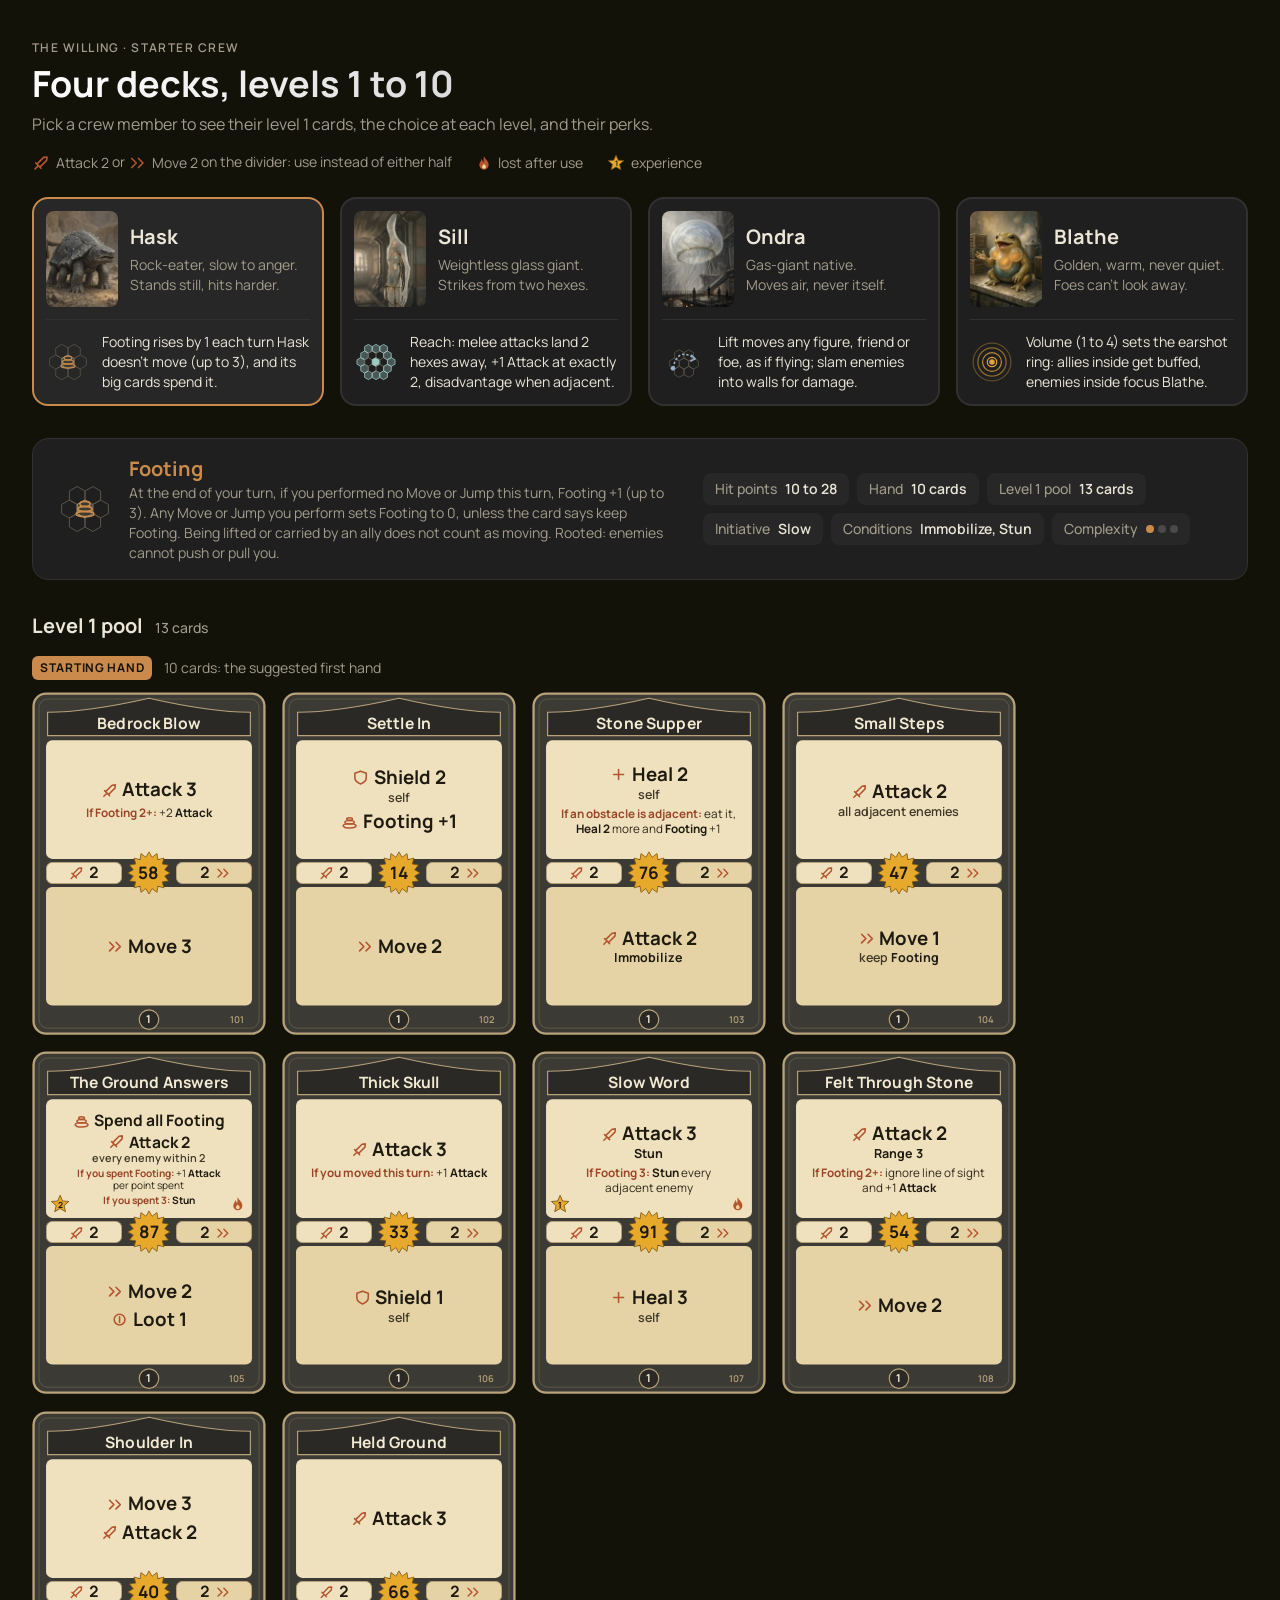
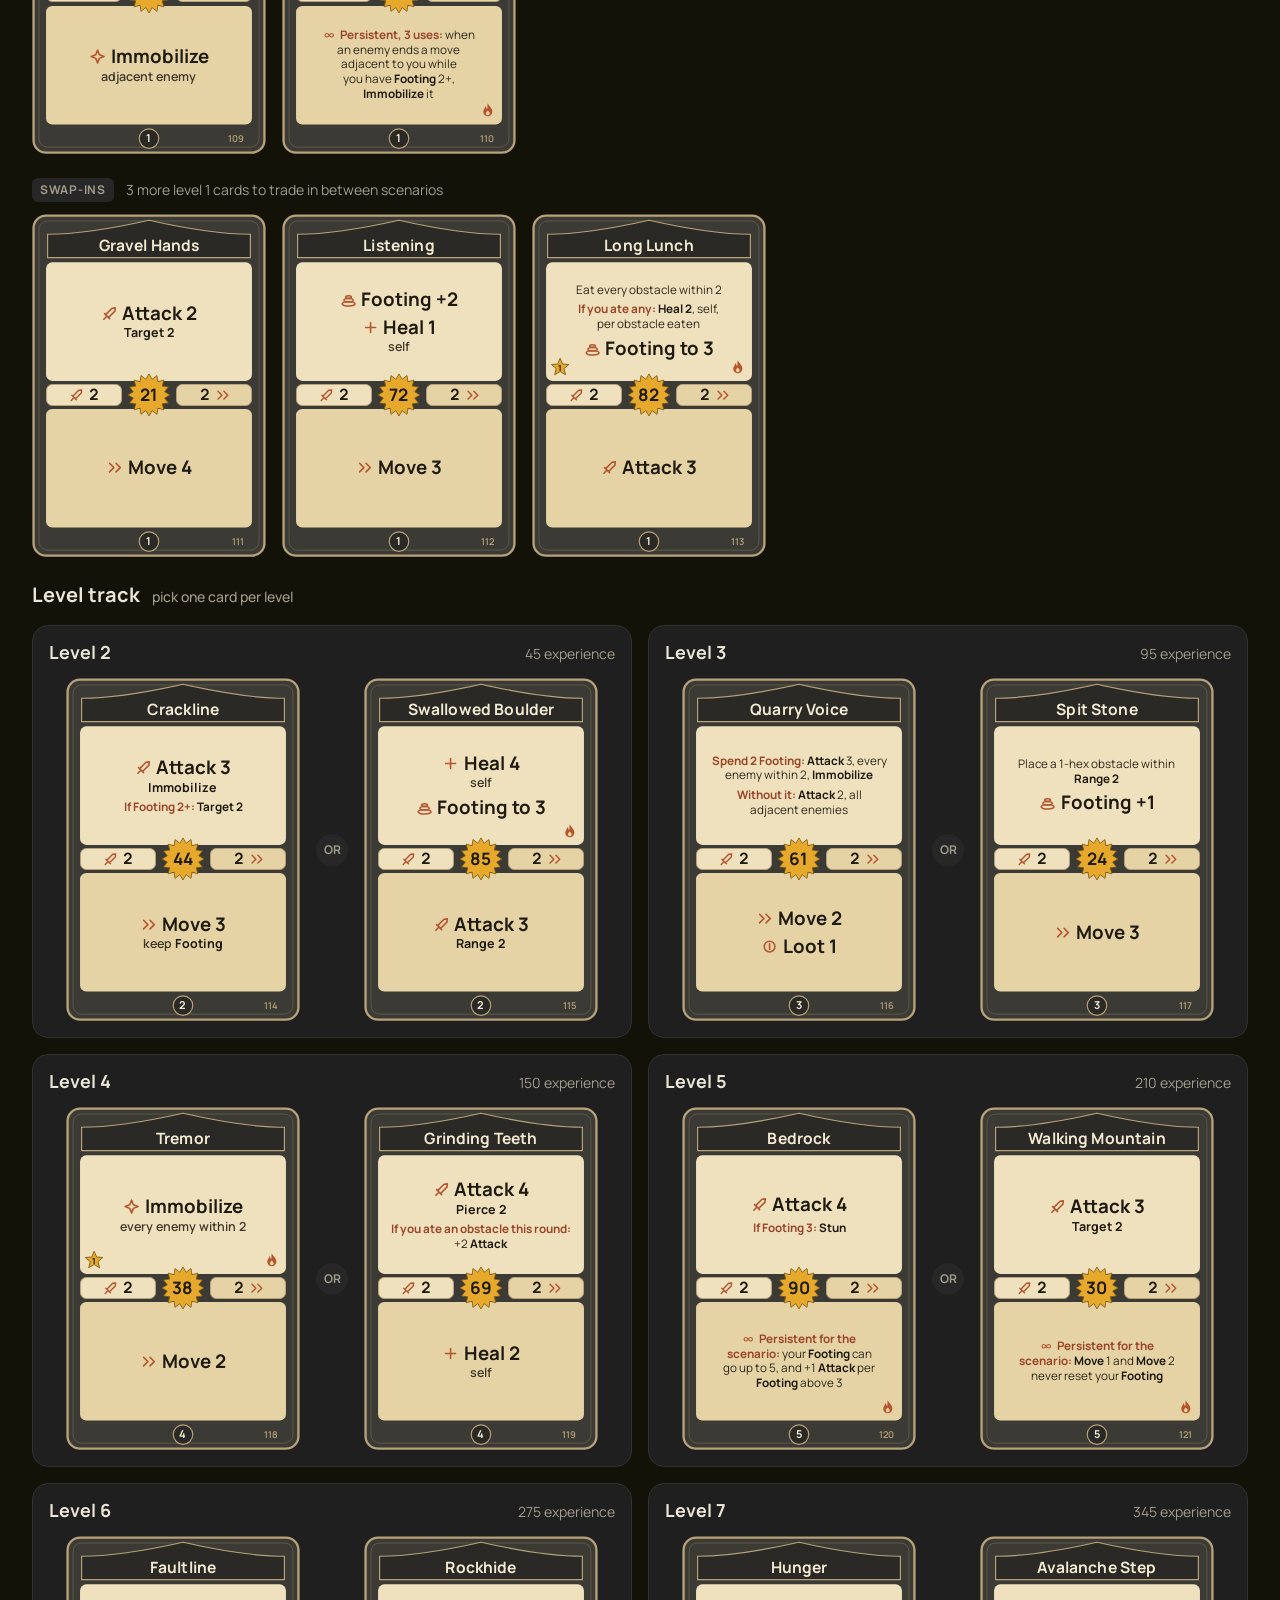
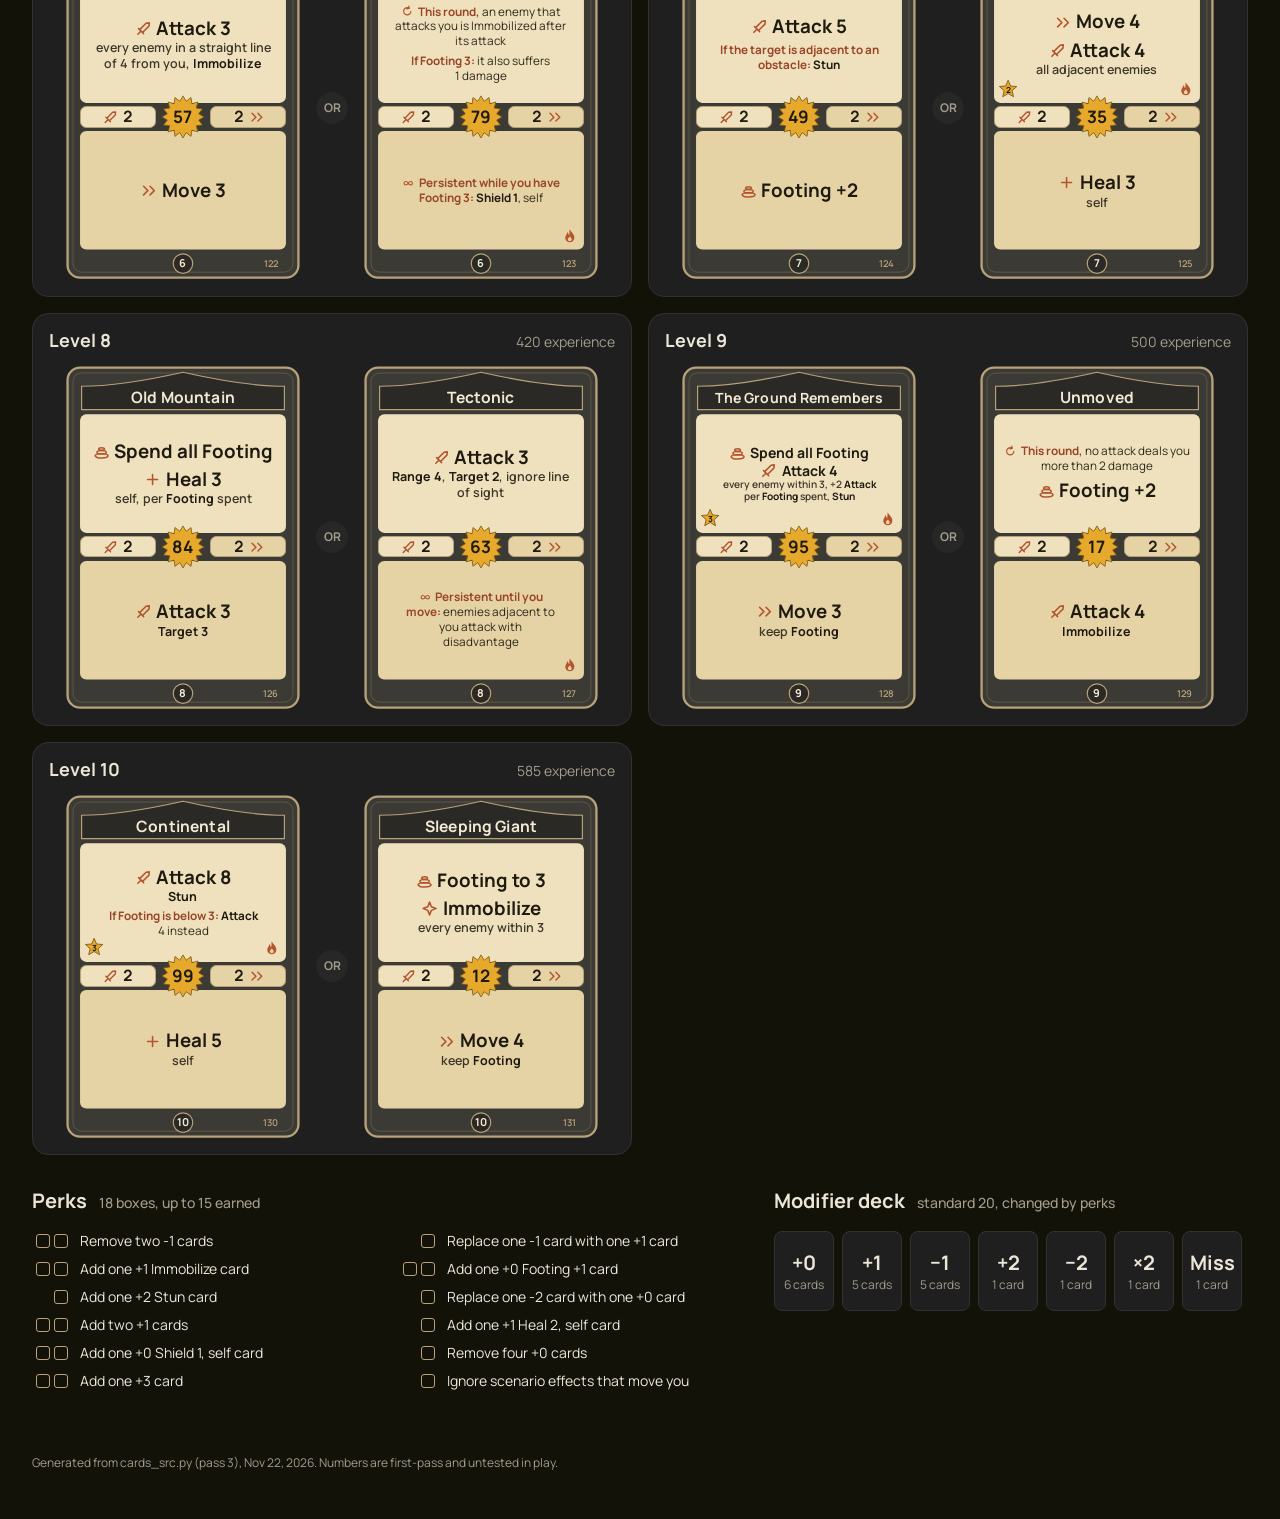
<file: cards/index.html>
<!doctype html><html lang="en"><head><meta charset="utf-8">
<meta name="viewport" content="width=device-width,initial-scale=1">
<title>The Willing: starter crew cards</title>
<link rel="preconnect" href="https://fonts.googleapis.com"><link rel="preconnect" href="https://fonts.gstatic.com" crossorigin>
<link href="https://fonts.googleapis.com/css2?family=Manrope:wght@400;500;600;700&display=swap" rel="stylesheet">
<link rel="stylesheet" href="cards.css?v=202611231102"><link rel="stylesheet" href="art.css?v=202611231102">
</head><body class="fitting"><svg width="0" height="0" style="position:absolute" aria-hidden="true"><symbol id="i-Attack" viewBox="0 0 24 24"><path d="M20 4 L19.5 8.5 L10.5 17.5 L6.5 13.5 L15.5 4.5 Z M5 12 L12 19 M8.2 15.8 L4 20" stroke="#B4552F" stroke-width="2.2" fill="none" stroke-linecap="round" stroke-linejoin="round"/></symbol><symbol id="i-Move" viewBox="0 0 24 24"><path d="M5 6 L11 12 L5 18 M14 6 L20 12 L14 18" stroke="#B4552F" stroke-width="2.2" fill="none" stroke-linecap="round" stroke-linejoin="round"/></symbol><symbol id="i-Jump" viewBox="0 0 24 24"><path d="M3 19 Q12 1 21 19 M17 15 L21 19 L22 14" stroke="#B4552F" stroke-width="2.2" fill="none" stroke-linecap="round" stroke-linejoin="round"/></symbol><symbol id="i-Heal" viewBox="0 0 24 24"><path d="M12 5 V19 M5 12 H19" stroke="#B4552F" stroke-width="2.2" fill="none" stroke-linecap="round" stroke-linejoin="round" stroke-width="3"/></symbol><symbol id="i-Shield" viewBox="0 0 24 24"><path d="M12 3 L20 6 V12 Q20 18 12 21 Q4 18 4 12 V6 Z" stroke="#B4552F" stroke-width="2.2" fill="none" stroke-linecap="round" stroke-linejoin="round"/></symbol><symbol id="i-Lift" viewBox="0 0 24 24"><path d="M4 19 Q6 6 18 6 M14 2 L18 6 L14 10 M3 21 H9" stroke="#B4552F" stroke-width="2.2" fill="none" stroke-linecap="round" stroke-linejoin="round"/></symbol><symbol id="i-Push" viewBox="0 0 24 24"><path d="M4 12 H18 M13 7 L18 12 L13 17 M21 5 V19" stroke="#B4552F" stroke-width="2.2" fill="none" stroke-linecap="round" stroke-linejoin="round"/></symbol><symbol id="i-Pull" viewBox="0 0 24 24"><path d="M20 12 H6 M11 7 L6 12 L11 17 M3 5 V19" stroke="#B4552F" stroke-width="2.2" fill="none" stroke-linecap="round" stroke-linejoin="round"/></symbol><symbol id="i-Loot" viewBox="0 0 24 24"><circle cx="12" cy="12" r="7.5" stroke="#B4552F" stroke-width="2.2" fill="none" stroke-linecap="round" stroke-linejoin="round"/><path d="M12 8 V16" stroke="#B4552F" stroke-width="2.2" fill="none" stroke-linecap="round" stroke-linejoin="round"/></symbol><symbol id="i-Footing" viewBox="0 0 24 24"><ellipse cx="12" cy="18" rx="9" ry="3" stroke="#B4552F" stroke-width="2.2" fill="none" stroke-linecap="round" stroke-linejoin="round"/><ellipse cx="12" cy="13" rx="6.5" ry="2.4" stroke="#B4552F" stroke-width="2.2" fill="none" stroke-linecap="round" stroke-linejoin="round"/><ellipse cx="12" cy="8.5" rx="4" ry="1.8" stroke="#B4552F" stroke-width="2.2" fill="none" stroke-linecap="round" stroke-linejoin="round"/></symbol><symbol id="i-Volume" viewBox="0 0 24 24"><path d="M4 9 H8 L13 5 V19 L8 15 H4 Z M16 9 Q18 12 16 15 M19 6 Q23 12 19 18" stroke="#B4552F" stroke-width="2.2" fill="none" stroke-linecap="round" stroke-linejoin="round"/></symbol><symbol id="i-Cond" viewBox="0 0 24 24"><path d="M12 3 L14.5 9.5 L21 12 L14.5 14.5 L12 21 L9.5 14.5 L3 12 L9.5 9.5 Z" stroke="#B4552F" stroke-width="2.2" fill="none" stroke-linecap="round" stroke-linejoin="round"/></symbol><symbol id="i-Persist" viewBox="0 0 24 24"><path d="M12 12 C9 7 4 8 4 12 C4 16 9 17 12 12 C15 7 20 8 20 12 C20 16 15 17 12 12 Z" stroke="#B4552F" stroke-width="2.2" fill="none" stroke-linecap="round" stroke-linejoin="round"/></symbol><symbol id="i-Round" viewBox="0 0 24 24"><path d="M19 12 A7 7 0 1 1 15.5 6 M15 2 L16 6.5 L11.5 7.5" stroke="#B4552F" stroke-width="2.2" fill="none" stroke-linecap="round" stroke-linejoin="round"/></symbol><symbol id="i-Obstacle" viewBox="0 0 24 24"><path d="M3 19 L8 9 L12 13 L15 7 L21 19 Z" stroke="#B4552F" stroke-width="2.2" fill="none" stroke-linecap="round" stroke-linejoin="round"/></symbol></svg>
<header class="top"><div class="wrap"><p class="eyebrow">The Willing · Starter crew</p>
<h1>Four decks, levels 1 to 10</h1>
<p class="lede">Pick a crew member to see their level 1 cards, the choice at each level, and their perks.</p>
<div class="legend"><span class="lg"><span class="nw"><svg class="ic" viewBox="0 0 24 24" width="18" height="18"><path d="M20 4 L19.5 8.5 L10.5 17.5 L6.5 13.5 L15.5 4.5 Z M5 12 L12 19 M8.2 15.8 L4 20" stroke="#B4552F" stroke-width="2.2" fill="none" stroke-linecap="round" stroke-linejoin="round"/></svg> Attack 2</span> or <span class="nw"><svg class="ic" viewBox="0 0 24 24" width="18" height="18"><path d="M5 6 L11 12 L5 18 M14 6 L20 12 L14 18" stroke="#B4552F" stroke-width="2.2" fill="none" stroke-linecap="round" stroke-linejoin="round"/></svg> Move 2</span> on the divider: use instead of either half</span><span class="lg"><svg class="lgi" viewBox="0 0 24 24" width="16" height="16" role="img" aria-label="Lost when used"><title>Lost when used</title><path d="M12 2 C14 7 19 9 19 15 A7 7 0 0 1 5 15 C5 11 8 10 8 6 C10 8 10 10 11 11 C12 8 11 5 12 2 Z" fill="#B4552F"/><path d="M12 13 C13.5 15 15 16 15 17.5 A3 3 0 0 1 9 17.5 C9 16 10.5 15 12 13 Z" fill="#F2D49A"/></svg> lost after use</span><span class="lg"><svg class="lgi" viewBox="0 0 24 24" width="18" height="18" role="img" aria-label="1 experience when used"><title>1 experience when used</title><path d="M12 1.5 L14.9 8.3 L22.3 8.9 L16.7 13.8 L18.4 21 L12 17.2 L5.6 21 L7.3 13.8 L1.7 8.9 L9.1 8.3 Z" fill="#E7A92B" stroke="#7A5513" stroke-width="1"/><text x="12" y="13.6" text-anchor="middle" dominant-baseline="middle" font-size="10" font-weight="700" fill="#1E1A10">1</text></svg> experience</span></div>
</div></header>
<main class="wrap"><nav class="picker" aria-label="Crew"><button class="pick" data-cid="hask" style="--acc:#C98A4B" aria-controls="p-hask"><span class="por p-hask" role="img" aria-label="Hask portrait"></span><span class="pk-t"><span class="pk-n">Hask</span><span class="pk-c">Rock-eater, slow to anger.<br>Stands still, hits harder.</span></span><span class="pk-r"><svg class="sig" viewBox="0 0 56 56" width="44" height="44" aria-hidden="true"><polygon points="20.2,23.5 20.2,32.5 12.4,37.0 4.6,32.5 4.6,23.5 12.4,19.0" fill="none" stroke="#5A5548" stroke-width="1"/><polygon points="28.0,37.0 28.0,46.0 20.2,50.5 12.4,46.0 12.4,37.0 20.2,32.5" fill="none" stroke="#5A5548" stroke-width="1"/><polygon points="28.0,10.0 28.0,19.0 20.2,23.5 12.4,19.0 12.4,10.0 20.2,5.5" fill="none" stroke="#5A5548" stroke-width="1"/><polygon points="35.8,23.5 35.8,32.5 28.0,37.0 20.2,32.5 20.2,23.5 28.0,19.0" fill="#3B3A34" stroke="#B7A27A" stroke-width="1"/><polygon points="43.6,37.0 43.6,46.0 35.8,50.5 28.0,46.0 28.0,37.0 35.8,32.5" fill="none" stroke="#5A5548" stroke-width="1"/><polygon points="43.6,10.0 43.6,19.0 35.8,23.5 28.0,19.0 28.0,10.0 35.8,5.5" fill="none" stroke="#5A5548" stroke-width="1"/><polygon points="51.4,23.5 51.4,32.5 43.6,37.0 35.8,32.5 35.8,23.5 43.6,19.0" fill="none" stroke="#5A5548" stroke-width="1"/><ellipse cx="28" cy="33" rx="9" ry="2.6" fill="none" stroke="#C98A4B" stroke-width="1.6"/><ellipse cx="28" cy="28" rx="7" ry="2.6" fill="none" stroke="#C98A4B" stroke-width="1.6"/><ellipse cx="28" cy="23" rx="5" ry="2.6" fill="none" stroke="#C98A4B" stroke-width="1.6"/></svg><span>Footing rises by 1 each turn Hask doesn&#x27;t move (up to 3), and its big cards spend it.</span></span></button><button class="pick" data-cid="sill" style="--acc:#7FB8B2" aria-controls="p-sill"><span class="por p-sill" role="img" aria-label="Sill portrait"></span><span class="pk-t"><span class="pk-n">Sill</span><span class="pk-c">Weightless glass giant.<br>Strikes from two hexes.</span></span><span class="pk-r"><svg class="sig" viewBox="0 0 56 56" width="44" height="44" aria-hidden="true"><polygon points="13.5,25.2 13.5,30.8 8.6,33.6 3.8,30.8 3.8,25.2 8.6,22.4" fill="#9CC9C455" stroke="#9CC9C4" stroke-width="1"/><polygon points="18.3,33.6 18.3,39.2 13.5,42.0 8.6,39.2 8.6,33.6 13.5,30.8" fill="#9CC9C455" stroke="#9CC9C4" stroke-width="1"/><polygon points="23.2,42.0 23.2,47.6 18.3,50.4 13.5,47.6 13.5,42.0 18.3,39.2" fill="#9CC9C455" stroke="#9CC9C4" stroke-width="1"/><polygon points="18.3,16.8 18.3,22.4 13.5,25.2 8.6,22.4 8.6,16.8 13.5,14.0" fill="#9CC9C455" stroke="#9CC9C4" stroke-width="1"/><polygon points="23.2,25.2 23.2,30.8 18.3,33.6 13.5,30.8 13.5,25.2 18.3,22.4" fill="none" stroke="#5A5548" stroke-width="1"/><polygon points="28.0,33.6 28.0,39.2 23.2,42.0 18.3,39.2 18.3,33.6 23.2,30.8" fill="none" stroke="#5A5548" stroke-width="1"/><polygon points="32.8,42.0 32.8,47.6 28.0,50.4 23.2,47.6 23.2,42.0 28.0,39.2" fill="#9CC9C455" stroke="#9CC9C4" stroke-width="1"/><polygon points="23.2,8.4 23.2,14.0 18.3,16.8 13.5,14.0 13.5,8.4 18.3,5.6" fill="#9CC9C455" stroke="#9CC9C4" stroke-width="1"/><polygon points="28.0,16.8 28.0,22.4 23.2,25.2 18.3,22.4 18.3,16.8 23.2,14.0" fill="none" stroke="#5A5548" stroke-width="1"/><polygon points="32.8,25.2 32.8,30.8 28.0,33.6 23.2,30.8 23.2,25.2 28.0,22.4" fill="#9CC9C4" stroke="#9CC9C4" stroke-width="1"/><polygon points="37.7,33.6 37.7,39.2 32.8,42.0 28.0,39.2 28.0,33.6 32.8,30.8" fill="none" stroke="#5A5548" stroke-width="1"/><polygon points="42.5,42.0 42.5,47.6 37.7,50.4 32.8,47.6 32.8,42.0 37.7,39.2" fill="#9CC9C455" stroke="#9CC9C4" stroke-width="1"/><polygon points="32.8,8.4 32.8,14.0 28.0,16.8 23.2,14.0 23.2,8.4 28.0,5.6" fill="#9CC9C455" stroke="#9CC9C4" stroke-width="1"/><polygon points="37.7,16.8 37.7,22.4 32.8,25.2 28.0,22.4 28.0,16.8 32.8,14.0" fill="none" stroke="#5A5548" stroke-width="1"/><polygon points="42.5,25.2 42.5,30.8 37.7,33.6 32.8,30.8 32.8,25.2 37.7,22.4" fill="none" stroke="#5A5548" stroke-width="1"/><polygon points="47.4,33.6 47.4,39.2 42.5,42.0 37.7,39.2 37.7,33.6 42.5,30.8" fill="#9CC9C455" stroke="#9CC9C4" stroke-width="1"/><polygon points="42.5,8.4 42.5,14.0 37.7,16.8 32.8,14.0 32.8,8.4 37.7,5.6" fill="#9CC9C455" stroke="#9CC9C4" stroke-width="1"/><polygon points="47.4,16.8 47.4,22.4 42.5,25.2 37.7,22.4 37.7,16.8 42.5,14.0" fill="#9CC9C455" stroke="#9CC9C4" stroke-width="1"/><polygon points="52.2,25.2 52.2,30.8 47.4,33.6 42.5,30.8 42.5,25.2 47.4,22.4" fill="#9CC9C455" stroke="#9CC9C4" stroke-width="1"/></svg><span>Reach: melee attacks land 2 hexes away, +1 Attack at exactly 2, disadvantage when adjacent.</span></span></button><button class="pick" data-cid="ondra" style="--acc:#9AAFCB" aria-controls="p-ondra"><span class="por p-ondra" role="img" aria-label="Ondra portrait"></span><span class="pk-t"><span class="pk-n">Ondra</span><span class="pk-c">Gas-giant native.<br>Moves air, never itself.</span></span><span class="pk-r"><svg class="sig" viewBox="0 0 56 56" width="44" height="44" aria-hidden="true"><polygon points="21.9,26.5 21.9,33.5 15.9,37.0 9.8,33.5 9.8,26.5 15.9,23.0" fill="none" stroke="#5A5548" stroke-width="1"/><polygon points="28.0,37.0 28.0,44.0 21.9,47.5 15.9,44.0 15.9,37.0 21.9,33.5" fill="none" stroke="#5A5548" stroke-width="1"/><polygon points="28.0,16.0 28.0,23.0 21.9,26.5 15.9,23.0 15.9,16.0 21.9,12.5" fill="none" stroke="#5A5548" stroke-width="1"/><polygon points="34.1,26.5 34.1,33.5 28.0,37.0 21.9,33.5 21.9,26.5 28.0,23.0" fill="none" stroke="#5A5548" stroke-width="1"/><polygon points="40.1,37.0 40.1,44.0 34.1,47.5 28.0,44.0 28.0,37.0 34.1,33.5" fill="none" stroke="#5A5548" stroke-width="1"/><polygon points="40.1,16.0 40.1,23.0 34.1,26.5 28.0,23.0 28.0,16.0 34.1,12.5" fill="none" stroke="#5A5548" stroke-width="1"/><polygon points="46.2,26.5 46.2,33.5 40.1,37.0 34.1,33.5 34.1,26.5 40.1,23.0" fill="none" stroke="#5A5548" stroke-width="1"/><path d="M14 36 Q20 8 42 24" fill="none" stroke="#9AAFCB" stroke-width="2" stroke-dasharray="3 2.5"/><path d="M37 19 L42 24 L36 27" fill="none" stroke="#9AAFCB" stroke-width="2"/><circle cx="14" cy="36" r="3" fill="#9AAFCB"/></svg><span>Lift moves any figure, friend or foe, as if flying; slam enemies into walls for damage.</span></span></button><button class="pick" data-cid="blathe" style="--acc:#E0A23D" aria-controls="p-blathe"><span class="por p-blathe" role="img" aria-label="Blathe portrait"></span><span class="pk-t"><span class="pk-n">Blathe</span><span class="pk-c">Golden, warm, never quiet.<br>Foes can&#x27;t look away.</span></span><span class="pk-r"><svg class="sig" viewBox="0 0 56 56" width="44" height="44" aria-hidden="true"><circle cx="28" cy="28" r="6" fill="none" stroke="#E0A23D" stroke-opacity="1.0" stroke-width="1.6"/><circle cx="28" cy="28" r="12" fill="none" stroke="#E0A23D" stroke-opacity="0.78" stroke-width="1.6"/><circle cx="28" cy="28" r="18" fill="none" stroke="#E0A23D" stroke-opacity="0.56" stroke-width="1.6"/><circle cx="28" cy="28" r="24" fill="none" stroke="#E0A23D" stroke-opacity="0.33999999999999997" stroke-width="1.6"/><circle cx="28" cy="28" r="3.5" fill="#E0A23D"/></svg><span>Volume (1 to 4) sets the earshot ring: allies inside get buffed, enemies inside focus Blathe.</span></span></button></nav><section class="panel" id="p-hask" data-cid="hask" style="--acc:#C98A4B;--trim:#B7A27A">
<div class="mech"><div class="mech-l"><svg class="sig" viewBox="0 0 56 56" width="44" height="44" aria-hidden="true"><polygon points="20.2,23.5 20.2,32.5 12.4,37.0 4.6,32.5 4.6,23.5 12.4,19.0" fill="none" stroke="#5A5548" stroke-width="1"/><polygon points="28.0,37.0 28.0,46.0 20.2,50.5 12.4,46.0 12.4,37.0 20.2,32.5" fill="none" stroke="#5A5548" stroke-width="1"/><polygon points="28.0,10.0 28.0,19.0 20.2,23.5 12.4,19.0 12.4,10.0 20.2,5.5" fill="none" stroke="#5A5548" stroke-width="1"/><polygon points="35.8,23.5 35.8,32.5 28.0,37.0 20.2,32.5 20.2,23.5 28.0,19.0" fill="#3B3A34" stroke="#B7A27A" stroke-width="1"/><polygon points="43.6,37.0 43.6,46.0 35.8,50.5 28.0,46.0 28.0,37.0 35.8,32.5" fill="none" stroke="#5A5548" stroke-width="1"/><polygon points="43.6,10.0 43.6,19.0 35.8,23.5 28.0,19.0 28.0,10.0 35.8,5.5" fill="none" stroke="#5A5548" stroke-width="1"/><polygon points="51.4,23.5 51.4,32.5 43.6,37.0 35.8,32.5 35.8,23.5 43.6,19.0" fill="none" stroke="#5A5548" stroke-width="1"/><ellipse cx="28" cy="33" rx="9" ry="2.6" fill="none" stroke="#C98A4B" stroke-width="1.6"/><ellipse cx="28" cy="28" rx="7" ry="2.6" fill="none" stroke="#C98A4B" stroke-width="1.6"/><ellipse cx="28" cy="23" rx="5" ry="2.6" fill="none" stroke="#C98A4B" stroke-width="1.6"/></svg><div><h2>Footing</h2><p class="rule">At the end of your turn, if you performed no Move or Jump this turn, Footing +1 (up to 3). Any Move or Jump you perform sets Footing to 0, unless the card says keep Footing. Being lifted or carried by an ally does not count as moving. Rooted: enemies cannot push or pull you.</p></div></div>
<div class="chips"><span class="chip"><span class="k">Hit points</span>10 to 28</span><span class="chip"><span class="k">Hand</span>10 cards</span><span class="chip"><span class="k">Level 1 pool</span>13 cards</span><span class="chip"><span class="k">Initiative</span>Slow</span><span class="chip"><span class="k">Conditions</span>Immobilize, Stun</span><span class="chip"><span class="k">Complexity</span><span class="pips"><span class="pip on"></span><span class="pip"></span><span class="pip"></span></span></span></div></div>
<h3 class="sec">Level 1 pool <span class="cnt">13 cards</span></h3>
<div class="grp"><div class="grp-h"><span class="tag tag-on">Starting hand</span><span class="note">10 cards: the suggested first hand</span></div><div class="grid"><article class="card c-hask" data-num="101" aria-label="Bedrock Blow, level 1, initiative 58"><svg class="deco" viewBox="0 0 300 440" aria-hidden="true">
<rect x="2" y="2" width="296" height="436" rx="16" fill="#3B3A34" stroke="#B7A27A" stroke-width="3"/>
<rect x="9" y="9" width="282" height="422" rx="11" fill="none" stroke="#B7A27A" stroke-opacity=".35" stroke-width="1"/>
<path d="M20 56 L20 26 Q70 26 150 8 Q230 26 280 26 L280 56 Z" fill="#2A2925" stroke="#B7A27A" stroke-width="1.5"/>
<rect x="18" y="62" width="264" height="152" rx="8" fill="#EFE1BE"/>
<rect x="18" y="250" width="264" height="152" rx="8" fill="#E5D3A6"/>
<polygon class="burst" points="150.0,205.0 154.0,211.9 160.3,207.1 161.4,215.0 169.1,212.9 167.0,220.6 174.9,221.7 170.1,228.0 177.0,232.0 170.1,236.0 174.9,242.3 167.0,243.4 169.1,251.1 161.4,249.0 160.3,256.9 154.0,252.1 150.0,259.0 146.0,252.1 139.7,256.9 138.6,249.0 130.9,251.1 133.0,243.4 125.1,242.3 129.9,236.0 123.0,232.0 129.9,228.0 125.1,221.7 133.0,220.6 130.9,212.9 138.6,215.0 139.7,207.1 146.0,211.9" fill="#E7A92B" stroke="#7A5513" stroke-width="1"/>
<text class="init" x="150" y="234.1" text-anchor="middle" dominant-baseline="middle" font-size="22" font-weight="700" fill="#1E1A10">58</text>
<circle cx="150" cy="420" r="12.5" fill="#2A2925" stroke="#B7A27A" stroke-width="1.5"/>
<text class="lvt" x="150" y="425" text-anchor="middle" font-size="14" font-weight="700" fill="#F3EAD3">1</text>
<text class="cnum" x="272" y="425" text-anchor="end" font-size="12" font-weight="600" fill="#B7A27A">101</text>
</svg><div class="title"><span>Bedrock Blow</span></div><div class="half top"><div class="in"><div class="ln ln-main"><div class="hd"><svg class="ic" width="22" height="22" aria-hidden="true"><use href="#i-Attack"/></svg><span>Attack 3</span></div></div><div class="ln ln-if"><span class="cnd">If Footing 2+:</span> +2 <b>Attack</b></div></div></div><div class="half bot"><div class="in"><div class="ln ln-main"><div class="hd"><svg class="ic" width="22" height="22" aria-hidden="true"><use href="#i-Move"/></svg><span>Move 3</span></div></div></div></div><div class="tab tab-a"><span class="tg"><svg class="ic ba-ic" width="20" height="20" aria-hidden="true"><use href="#i-Attack"/></svg><span class="tn ba-n">2</span></span></div><div class="tab tab-m"><span class="tg"><span class="tn bm-n">2</span><svg class="ic bm-ic" width="20" height="20" aria-hidden="true"><use href="#i-Move"/></svg></span></div><span class="tip tip-a">Basic Attack 2</span><span class="tip tip-m">Basic Move 2</span></article><article class="card c-hask" data-num="102" aria-label="Settle In, level 1, initiative 14"><svg class="deco" viewBox="0 0 300 440" aria-hidden="true">
<rect x="2" y="2" width="296" height="436" rx="16" fill="#3B3A34" stroke="#B7A27A" stroke-width="3"/>
<rect x="9" y="9" width="282" height="422" rx="11" fill="none" stroke="#B7A27A" stroke-opacity=".35" stroke-width="1"/>
<path d="M20 56 L20 26 Q70 26 150 8 Q230 26 280 26 L280 56 Z" fill="#2A2925" stroke="#B7A27A" stroke-width="1.5"/>
<rect x="18" y="62" width="264" height="152" rx="8" fill="#EFE1BE"/>
<rect x="18" y="250" width="264" height="152" rx="8" fill="#E5D3A6"/>
<polygon class="burst" points="150.0,205.0 154.0,211.9 160.3,207.1 161.4,215.0 169.1,212.9 167.0,220.6 174.9,221.7 170.1,228.0 177.0,232.0 170.1,236.0 174.9,242.3 167.0,243.4 169.1,251.1 161.4,249.0 160.3,256.9 154.0,252.1 150.0,259.0 146.0,252.1 139.7,256.9 138.6,249.0 130.9,251.1 133.0,243.4 125.1,242.3 129.9,236.0 123.0,232.0 129.9,228.0 125.1,221.7 133.0,220.6 130.9,212.9 138.6,215.0 139.7,207.1 146.0,211.9" fill="#E7A92B" stroke="#7A5513" stroke-width="1"/>
<text class="init" x="150" y="234.1" text-anchor="middle" dominant-baseline="middle" font-size="22" font-weight="700" fill="#1E1A10">14</text>
<circle cx="150" cy="420" r="12.5" fill="#2A2925" stroke="#B7A27A" stroke-width="1.5"/>
<text class="lvt" x="150" y="425" text-anchor="middle" font-size="14" font-weight="700" fill="#F3EAD3">1</text>
<text class="cnum" x="272" y="425" text-anchor="end" font-size="12" font-weight="600" fill="#B7A27A">102</text>
</svg><div class="title"><span>Settle In</span></div><div class="half top"><div class="in"><div class="ln ln-main"><div class="hd"><svg class="ic" width="22" height="22" aria-hidden="true"><use href="#i-Shield"/></svg><span>Shield 2</span></div><div class="sub">self</div></div><div class="ln ln-main"><div class="hd"><svg class="ic" width="22" height="22" aria-hidden="true"><use href="#i-Footing"/></svg><span>Footing +1</span></div></div></div></div><div class="half bot"><div class="in"><div class="ln ln-main"><div class="hd"><svg class="ic" width="22" height="22" aria-hidden="true"><use href="#i-Move"/></svg><span>Move 2</span></div></div></div></div><div class="tab tab-a"><span class="tg"><svg class="ic ba-ic" width="20" height="20" aria-hidden="true"><use href="#i-Attack"/></svg><span class="tn ba-n">2</span></span></div><div class="tab tab-m"><span class="tg"><span class="tn bm-n">2</span><svg class="ic bm-ic" width="20" height="20" aria-hidden="true"><use href="#i-Move"/></svg></span></div><span class="tip tip-a">Basic Attack 2</span><span class="tip tip-m">Basic Move 2</span></article><article class="card c-hask" data-num="103" aria-label="Stone Supper, level 1, initiative 76"><svg class="deco" viewBox="0 0 300 440" aria-hidden="true">
<rect x="2" y="2" width="296" height="436" rx="16" fill="#3B3A34" stroke="#B7A27A" stroke-width="3"/>
<rect x="9" y="9" width="282" height="422" rx="11" fill="none" stroke="#B7A27A" stroke-opacity=".35" stroke-width="1"/>
<path d="M20 56 L20 26 Q70 26 150 8 Q230 26 280 26 L280 56 Z" fill="#2A2925" stroke="#B7A27A" stroke-width="1.5"/>
<rect x="18" y="62" width="264" height="152" rx="8" fill="#EFE1BE"/>
<rect x="18" y="250" width="264" height="152" rx="8" fill="#E5D3A6"/>
<polygon class="burst" points="150.0,205.0 154.0,211.9 160.3,207.1 161.4,215.0 169.1,212.9 167.0,220.6 174.9,221.7 170.1,228.0 177.0,232.0 170.1,236.0 174.9,242.3 167.0,243.4 169.1,251.1 161.4,249.0 160.3,256.9 154.0,252.1 150.0,259.0 146.0,252.1 139.7,256.9 138.6,249.0 130.9,251.1 133.0,243.4 125.1,242.3 129.9,236.0 123.0,232.0 129.9,228.0 125.1,221.7 133.0,220.6 130.9,212.9 138.6,215.0 139.7,207.1 146.0,211.9" fill="#E7A92B" stroke="#7A5513" stroke-width="1"/>
<text class="init" x="150" y="234.1" text-anchor="middle" dominant-baseline="middle" font-size="22" font-weight="700" fill="#1E1A10">76</text>
<circle cx="150" cy="420" r="12.5" fill="#2A2925" stroke="#B7A27A" stroke-width="1.5"/>
<text class="lvt" x="150" y="425" text-anchor="middle" font-size="14" font-weight="700" fill="#F3EAD3">1</text>
<text class="cnum" x="272" y="425" text-anchor="end" font-size="12" font-weight="600" fill="#B7A27A">103</text>
</svg><div class="title"><span>Stone Supper</span></div><div class="half top"><div class="in"><div class="ln ln-main"><div class="hd"><svg class="ic" width="22" height="22" aria-hidden="true"><use href="#i-Heal"/></svg><span>Heal 2</span></div><div class="sub">self</div></div><div class="ln ln-if"><span class="cnd">If an obstacle is adjacent:</span> eat it, <b>Heal 2</b> more and <b>Footing</b> +1</div></div></div><div class="half bot"><div class="in"><div class="ln ln-main"><div class="hd"><svg class="ic" width="22" height="22" aria-hidden="true"><use href="#i-Attack"/></svg><span>Attack 2</span></div><div class="sub"><b>Immobilize</b></div></div></div></div><div class="tab tab-a"><span class="tg"><svg class="ic ba-ic" width="20" height="20" aria-hidden="true"><use href="#i-Attack"/></svg><span class="tn ba-n">2</span></span></div><div class="tab tab-m"><span class="tg"><span class="tn bm-n">2</span><svg class="ic bm-ic" width="20" height="20" aria-hidden="true"><use href="#i-Move"/></svg></span></div><span class="tip tip-a">Basic Attack 2</span><span class="tip tip-m">Basic Move 2</span></article><article class="card c-hask" data-num="104" aria-label="Small Steps, level 1, initiative 47"><svg class="deco" viewBox="0 0 300 440" aria-hidden="true">
<rect x="2" y="2" width="296" height="436" rx="16" fill="#3B3A34" stroke="#B7A27A" stroke-width="3"/>
<rect x="9" y="9" width="282" height="422" rx="11" fill="none" stroke="#B7A27A" stroke-opacity=".35" stroke-width="1"/>
<path d="M20 56 L20 26 Q70 26 150 8 Q230 26 280 26 L280 56 Z" fill="#2A2925" stroke="#B7A27A" stroke-width="1.5"/>
<rect x="18" y="62" width="264" height="152" rx="8" fill="#EFE1BE"/>
<rect x="18" y="250" width="264" height="152" rx="8" fill="#E5D3A6"/>
<polygon class="burst" points="150.0,205.0 154.0,211.9 160.3,207.1 161.4,215.0 169.1,212.9 167.0,220.6 174.9,221.7 170.1,228.0 177.0,232.0 170.1,236.0 174.9,242.3 167.0,243.4 169.1,251.1 161.4,249.0 160.3,256.9 154.0,252.1 150.0,259.0 146.0,252.1 139.7,256.9 138.6,249.0 130.9,251.1 133.0,243.4 125.1,242.3 129.9,236.0 123.0,232.0 129.9,228.0 125.1,221.7 133.0,220.6 130.9,212.9 138.6,215.0 139.7,207.1 146.0,211.9" fill="#E7A92B" stroke="#7A5513" stroke-width="1"/>
<text class="init" x="150" y="234.1" text-anchor="middle" dominant-baseline="middle" font-size="22" font-weight="700" fill="#1E1A10">47</text>
<circle cx="150" cy="420" r="12.5" fill="#2A2925" stroke="#B7A27A" stroke-width="1.5"/>
<text class="lvt" x="150" y="425" text-anchor="middle" font-size="14" font-weight="700" fill="#F3EAD3">1</text>
<text class="cnum" x="272" y="425" text-anchor="end" font-size="12" font-weight="600" fill="#B7A27A">104</text>
</svg><div class="title"><span>Small Steps</span></div><div class="half top"><div class="in"><div class="ln ln-main"><div class="hd"><svg class="ic" width="22" height="22" aria-hidden="true"><use href="#i-Attack"/></svg><span>Attack 2</span></div><div class="sub">all adjacent enemies</div></div></div></div><div class="half bot"><div class="in"><div class="ln ln-main"><div class="hd"><svg class="ic" width="22" height="22" aria-hidden="true"><use href="#i-Move"/></svg><span>Move 1</span></div><div class="sub">keep <b>Footing</b></div></div></div></div><div class="tab tab-a"><span class="tg"><svg class="ic ba-ic" width="20" height="20" aria-hidden="true"><use href="#i-Attack"/></svg><span class="tn ba-n">2</span></span></div><div class="tab tab-m"><span class="tg"><span class="tn bm-n">2</span><svg class="ic bm-ic" width="20" height="20" aria-hidden="true"><use href="#i-Move"/></svg></span></div><span class="tip tip-a">Basic Attack 2</span><span class="tip tip-m">Basic Move 2</span></article><article class="card c-hask" data-num="105" aria-label="The Ground Answers, level 1, initiative 87"><svg class="deco" viewBox="0 0 300 440" aria-hidden="true">
<rect x="2" y="2" width="296" height="436" rx="16" fill="#3B3A34" stroke="#B7A27A" stroke-width="3"/>
<rect x="9" y="9" width="282" height="422" rx="11" fill="none" stroke="#B7A27A" stroke-opacity=".35" stroke-width="1"/>
<path d="M20 56 L20 26 Q70 26 150 8 Q230 26 280 26 L280 56 Z" fill="#2A2925" stroke="#B7A27A" stroke-width="1.5"/>
<rect x="18" y="62" width="264" height="152" rx="8" fill="#EFE1BE"/>
<rect x="18" y="250" width="264" height="152" rx="8" fill="#E5D3A6"/>
<polygon class="burst" points="150.0,205.0 154.0,211.9 160.3,207.1 161.4,215.0 169.1,212.9 167.0,220.6 174.9,221.7 170.1,228.0 177.0,232.0 170.1,236.0 174.9,242.3 167.0,243.4 169.1,251.1 161.4,249.0 160.3,256.9 154.0,252.1 150.0,259.0 146.0,252.1 139.7,256.9 138.6,249.0 130.9,251.1 133.0,243.4 125.1,242.3 129.9,236.0 123.0,232.0 129.9,228.0 125.1,221.7 133.0,220.6 130.9,212.9 138.6,215.0 139.7,207.1 146.0,211.9" fill="#E7A92B" stroke="#7A5513" stroke-width="1"/>
<text class="init" x="150" y="234.1" text-anchor="middle" dominant-baseline="middle" font-size="22" font-weight="700" fill="#1E1A10">87</text>
<circle cx="150" cy="420" r="12.5" fill="#2A2925" stroke="#B7A27A" stroke-width="1.5"/>
<text class="lvt" x="150" y="425" text-anchor="middle" font-size="14" font-weight="700" fill="#F3EAD3">1</text>
<text class="cnum" x="272" y="425" text-anchor="end" font-size="12" font-weight="600" fill="#B7A27A">105</text>
</svg><div class="title"><span>The Ground Answers</span></div><div class="half top padded"><div class="in"><div class="ln ln-main"><div class="hd"><svg class="ic" width="22" height="22" aria-hidden="true"><use href="#i-Footing"/></svg><span>Spend all Footing</span></div></div><div class="ln ln-main"><div class="hd"><svg class="ic" width="22" height="22" aria-hidden="true"><use href="#i-Attack"/></svg><span>Attack 2</span></div><div class="sub">every enemy within 2</div></div><div class="ln ln-if"><span class="cnd">If you spent Footing:</span> +1 <b>Attack</b> per point spent</div><div class="ln ln-if"><span class="cnd">If you spent 3:</span> <b>Stun</b></div></div><svg class="loss" viewBox="0 0 24 24" width="20" height="20" role="img" aria-label="Lost when used"><title>Lost when used</title><path d="M12 2 C14 7 19 9 19 15 A7 7 0 0 1 5 15 C5 11 8 10 8 6 C10 8 10 10 11 11 C12 8 11 5 12 2 Z" fill="#B4552F"/><path d="M12 13 C13.5 15 15 16 15 17.5 A3 3 0 0 1 9 17.5 C9 16 10.5 15 12 13 Z" fill="#F2D49A"/></svg><svg class="xp" viewBox="0 0 24 24" width="26" height="26" role="img" aria-label="2 experience when used"><title>2 experience when used</title><path d="M12 1.5 L14.9 8.3 L22.3 8.9 L16.7 13.8 L18.4 21 L12 17.2 L5.6 21 L7.3 13.8 L1.7 8.9 L9.1 8.3 Z" fill="#E7A92B" stroke="#7A5513" stroke-width="1"/><text x="12" y="13.6" text-anchor="middle" dominant-baseline="middle" font-size="10" font-weight="700" fill="#1E1A10">2</text></svg></div><div class="half bot"><div class="in"><div class="ln ln-main"><div class="hd"><svg class="ic" width="22" height="22" aria-hidden="true"><use href="#i-Move"/></svg><span>Move 2</span></div></div><div class="ln ln-main"><div class="hd"><svg class="ic" width="22" height="22" aria-hidden="true"><use href="#i-Loot"/></svg><span>Loot 1</span></div></div></div></div><div class="tab tab-a"><span class="tg"><svg class="ic ba-ic" width="20" height="20" aria-hidden="true"><use href="#i-Attack"/></svg><span class="tn ba-n">2</span></span></div><div class="tab tab-m"><span class="tg"><span class="tn bm-n">2</span><svg class="ic bm-ic" width="20" height="20" aria-hidden="true"><use href="#i-Move"/></svg></span></div><span class="tip tip-a">Basic Attack 2</span><span class="tip tip-m">Basic Move 2</span></article><article class="card c-hask" data-num="106" aria-label="Thick Skull, level 1, initiative 33"><svg class="deco" viewBox="0 0 300 440" aria-hidden="true">
<rect x="2" y="2" width="296" height="436" rx="16" fill="#3B3A34" stroke="#B7A27A" stroke-width="3"/>
<rect x="9" y="9" width="282" height="422" rx="11" fill="none" stroke="#B7A27A" stroke-opacity=".35" stroke-width="1"/>
<path d="M20 56 L20 26 Q70 26 150 8 Q230 26 280 26 L280 56 Z" fill="#2A2925" stroke="#B7A27A" stroke-width="1.5"/>
<rect x="18" y="62" width="264" height="152" rx="8" fill="#EFE1BE"/>
<rect x="18" y="250" width="264" height="152" rx="8" fill="#E5D3A6"/>
<polygon class="burst" points="150.0,205.0 154.0,211.9 160.3,207.1 161.4,215.0 169.1,212.9 167.0,220.6 174.9,221.7 170.1,228.0 177.0,232.0 170.1,236.0 174.9,242.3 167.0,243.4 169.1,251.1 161.4,249.0 160.3,256.9 154.0,252.1 150.0,259.0 146.0,252.1 139.7,256.9 138.6,249.0 130.9,251.1 133.0,243.4 125.1,242.3 129.9,236.0 123.0,232.0 129.9,228.0 125.1,221.7 133.0,220.6 130.9,212.9 138.6,215.0 139.7,207.1 146.0,211.9" fill="#E7A92B" stroke="#7A5513" stroke-width="1"/>
<text class="init" x="150" y="234.1" text-anchor="middle" dominant-baseline="middle" font-size="22" font-weight="700" fill="#1E1A10">33</text>
<circle cx="150" cy="420" r="12.5" fill="#2A2925" stroke="#B7A27A" stroke-width="1.5"/>
<text class="lvt" x="150" y="425" text-anchor="middle" font-size="14" font-weight="700" fill="#F3EAD3">1</text>
<text class="cnum" x="272" y="425" text-anchor="end" font-size="12" font-weight="600" fill="#B7A27A">106</text>
</svg><div class="title"><span>Thick Skull</span></div><div class="half top"><div class="in"><div class="ln ln-main"><div class="hd"><svg class="ic" width="22" height="22" aria-hidden="true"><use href="#i-Attack"/></svg><span>Attack 3</span></div></div><div class="ln ln-if"><span class="cnd">If you moved this turn:</span> +1 <b>Attack</b></div></div></div><div class="half bot"><div class="in"><div class="ln ln-main"><div class="hd"><svg class="ic" width="22" height="22" aria-hidden="true"><use href="#i-Shield"/></svg><span>Shield 1</span></div><div class="sub">self</div></div></div></div><div class="tab tab-a"><span class="tg"><svg class="ic ba-ic" width="20" height="20" aria-hidden="true"><use href="#i-Attack"/></svg><span class="tn ba-n">2</span></span></div><div class="tab tab-m"><span class="tg"><span class="tn bm-n">2</span><svg class="ic bm-ic" width="20" height="20" aria-hidden="true"><use href="#i-Move"/></svg></span></div><span class="tip tip-a">Basic Attack 2</span><span class="tip tip-m">Basic Move 2</span></article><article class="card c-hask" data-num="107" aria-label="Slow Word, level 1, initiative 91"><svg class="deco" viewBox="0 0 300 440" aria-hidden="true">
<rect x="2" y="2" width="296" height="436" rx="16" fill="#3B3A34" stroke="#B7A27A" stroke-width="3"/>
<rect x="9" y="9" width="282" height="422" rx="11" fill="none" stroke="#B7A27A" stroke-opacity=".35" stroke-width="1"/>
<path d="M20 56 L20 26 Q70 26 150 8 Q230 26 280 26 L280 56 Z" fill="#2A2925" stroke="#B7A27A" stroke-width="1.5"/>
<rect x="18" y="62" width="264" height="152" rx="8" fill="#EFE1BE"/>
<rect x="18" y="250" width="264" height="152" rx="8" fill="#E5D3A6"/>
<polygon class="burst" points="150.0,205.0 154.0,211.9 160.3,207.1 161.4,215.0 169.1,212.9 167.0,220.6 174.9,221.7 170.1,228.0 177.0,232.0 170.1,236.0 174.9,242.3 167.0,243.4 169.1,251.1 161.4,249.0 160.3,256.9 154.0,252.1 150.0,259.0 146.0,252.1 139.7,256.9 138.6,249.0 130.9,251.1 133.0,243.4 125.1,242.3 129.9,236.0 123.0,232.0 129.9,228.0 125.1,221.7 133.0,220.6 130.9,212.9 138.6,215.0 139.7,207.1 146.0,211.9" fill="#E7A92B" stroke="#7A5513" stroke-width="1"/>
<text class="init" x="150" y="234.1" text-anchor="middle" dominant-baseline="middle" font-size="22" font-weight="700" fill="#1E1A10">91</text>
<circle cx="150" cy="420" r="12.5" fill="#2A2925" stroke="#B7A27A" stroke-width="1.5"/>
<text class="lvt" x="150" y="425" text-anchor="middle" font-size="14" font-weight="700" fill="#F3EAD3">1</text>
<text class="cnum" x="272" y="425" text-anchor="end" font-size="12" font-weight="600" fill="#B7A27A">107</text>
</svg><div class="title"><span>Slow Word</span></div><div class="half top padded"><div class="in"><div class="ln ln-main"><div class="hd"><svg class="ic" width="22" height="22" aria-hidden="true"><use href="#i-Attack"/></svg><span>Attack 3</span></div><div class="sub"><b>Stun</b></div></div><div class="ln ln-if"><span class="cnd">If Footing 3:</span> <b>Stun</b> every adjacent enemy</div></div><svg class="loss" viewBox="0 0 24 24" width="20" height="20" role="img" aria-label="Lost when used"><title>Lost when used</title><path d="M12 2 C14 7 19 9 19 15 A7 7 0 0 1 5 15 C5 11 8 10 8 6 C10 8 10 10 11 11 C12 8 11 5 12 2 Z" fill="#B4552F"/><path d="M12 13 C13.5 15 15 16 15 17.5 A3 3 0 0 1 9 17.5 C9 16 10.5 15 12 13 Z" fill="#F2D49A"/></svg><svg class="xp" viewBox="0 0 24 24" width="26" height="26" role="img" aria-label="1 experience when used"><title>1 experience when used</title><path d="M12 1.5 L14.9 8.3 L22.3 8.9 L16.7 13.8 L18.4 21 L12 17.2 L5.6 21 L7.3 13.8 L1.7 8.9 L9.1 8.3 Z" fill="#E7A92B" stroke="#7A5513" stroke-width="1"/><text x="12" y="13.6" text-anchor="middle" dominant-baseline="middle" font-size="10" font-weight="700" fill="#1E1A10">1</text></svg></div><div class="half bot"><div class="in"><div class="ln ln-main"><div class="hd"><svg class="ic" width="22" height="22" aria-hidden="true"><use href="#i-Heal"/></svg><span>Heal 3</span></div><div class="sub">self</div></div></div></div><div class="tab tab-a"><span class="tg"><svg class="ic ba-ic" width="20" height="20" aria-hidden="true"><use href="#i-Attack"/></svg><span class="tn ba-n">2</span></span></div><div class="tab tab-m"><span class="tg"><span class="tn bm-n">2</span><svg class="ic bm-ic" width="20" height="20" aria-hidden="true"><use href="#i-Move"/></svg></span></div><span class="tip tip-a">Basic Attack 2</span><span class="tip tip-m">Basic Move 2</span></article><article class="card c-hask" data-num="108" aria-label="Felt Through Stone, level 1, initiative 54"><svg class="deco" viewBox="0 0 300 440" aria-hidden="true">
<rect x="2" y="2" width="296" height="436" rx="16" fill="#3B3A34" stroke="#B7A27A" stroke-width="3"/>
<rect x="9" y="9" width="282" height="422" rx="11" fill="none" stroke="#B7A27A" stroke-opacity=".35" stroke-width="1"/>
<path d="M20 56 L20 26 Q70 26 150 8 Q230 26 280 26 L280 56 Z" fill="#2A2925" stroke="#B7A27A" stroke-width="1.5"/>
<rect x="18" y="62" width="264" height="152" rx="8" fill="#EFE1BE"/>
<rect x="18" y="250" width="264" height="152" rx="8" fill="#E5D3A6"/>
<polygon class="burst" points="150.0,205.0 154.0,211.9 160.3,207.1 161.4,215.0 169.1,212.9 167.0,220.6 174.9,221.7 170.1,228.0 177.0,232.0 170.1,236.0 174.9,242.3 167.0,243.4 169.1,251.1 161.4,249.0 160.3,256.9 154.0,252.1 150.0,259.0 146.0,252.1 139.7,256.9 138.6,249.0 130.9,251.1 133.0,243.4 125.1,242.3 129.9,236.0 123.0,232.0 129.9,228.0 125.1,221.7 133.0,220.6 130.9,212.9 138.6,215.0 139.7,207.1 146.0,211.9" fill="#E7A92B" stroke="#7A5513" stroke-width="1"/>
<text class="init" x="150" y="234.1" text-anchor="middle" dominant-baseline="middle" font-size="22" font-weight="700" fill="#1E1A10">54</text>
<circle cx="150" cy="420" r="12.5" fill="#2A2925" stroke="#B7A27A" stroke-width="1.5"/>
<text class="lvt" x="150" y="425" text-anchor="middle" font-size="14" font-weight="700" fill="#F3EAD3">1</text>
<text class="cnum" x="272" y="425" text-anchor="end" font-size="12" font-weight="600" fill="#B7A27A">108</text>
</svg><div class="title"><span>Felt Through Stone</span></div><div class="half top"><div class="in"><div class="ln ln-main"><div class="hd"><svg class="ic" width="22" height="22" aria-hidden="true"><use href="#i-Attack"/></svg><span>Attack 2</span></div><div class="sub"><b>Range 3</b></div></div><div class="ln ln-if"><span class="cnd">If Footing 2+:</span> ignore line of sight and +1 <b>Attack</b></div></div></div><div class="half bot"><div class="in"><div class="ln ln-main"><div class="hd"><svg class="ic" width="22" height="22" aria-hidden="true"><use href="#i-Move"/></svg><span>Move 2</span></div></div></div></div><div class="tab tab-a"><span class="tg"><svg class="ic ba-ic" width="20" height="20" aria-hidden="true"><use href="#i-Attack"/></svg><span class="tn ba-n">2</span></span></div><div class="tab tab-m"><span class="tg"><span class="tn bm-n">2</span><svg class="ic bm-ic" width="20" height="20" aria-hidden="true"><use href="#i-Move"/></svg></span></div><span class="tip tip-a">Basic Attack 2</span><span class="tip tip-m">Basic Move 2</span></article><article class="card c-hask" data-num="109" aria-label="Shoulder In, level 1, initiative 40"><svg class="deco" viewBox="0 0 300 440" aria-hidden="true">
<rect x="2" y="2" width="296" height="436" rx="16" fill="#3B3A34" stroke="#B7A27A" stroke-width="3"/>
<rect x="9" y="9" width="282" height="422" rx="11" fill="none" stroke="#B7A27A" stroke-opacity=".35" stroke-width="1"/>
<path d="M20 56 L20 26 Q70 26 150 8 Q230 26 280 26 L280 56 Z" fill="#2A2925" stroke="#B7A27A" stroke-width="1.5"/>
<rect x="18" y="62" width="264" height="152" rx="8" fill="#EFE1BE"/>
<rect x="18" y="250" width="264" height="152" rx="8" fill="#E5D3A6"/>
<polygon class="burst" points="150.0,205.0 154.0,211.9 160.3,207.1 161.4,215.0 169.1,212.9 167.0,220.6 174.9,221.7 170.1,228.0 177.0,232.0 170.1,236.0 174.9,242.3 167.0,243.4 169.1,251.1 161.4,249.0 160.3,256.9 154.0,252.1 150.0,259.0 146.0,252.1 139.7,256.9 138.6,249.0 130.9,251.1 133.0,243.4 125.1,242.3 129.9,236.0 123.0,232.0 129.9,228.0 125.1,221.7 133.0,220.6 130.9,212.9 138.6,215.0 139.7,207.1 146.0,211.9" fill="#E7A92B" stroke="#7A5513" stroke-width="1"/>
<text class="init" x="150" y="234.1" text-anchor="middle" dominant-baseline="middle" font-size="22" font-weight="700" fill="#1E1A10">40</text>
<circle cx="150" cy="420" r="12.5" fill="#2A2925" stroke="#B7A27A" stroke-width="1.5"/>
<text class="lvt" x="150" y="425" text-anchor="middle" font-size="14" font-weight="700" fill="#F3EAD3">1</text>
<text class="cnum" x="272" y="425" text-anchor="end" font-size="12" font-weight="600" fill="#B7A27A">109</text>
</svg><div class="title"><span>Shoulder In</span></div><div class="half top"><div class="in"><div class="ln ln-main"><div class="hd"><svg class="ic" width="22" height="22" aria-hidden="true"><use href="#i-Move"/></svg><span>Move 3</span></div></div><div class="ln ln-main"><div class="hd"><svg class="ic" width="22" height="22" aria-hidden="true"><use href="#i-Attack"/></svg><span>Attack 2</span></div></div></div></div><div class="half bot"><div class="in"><div class="ln ln-main"><div class="hd"><svg class="ic" width="22" height="22" aria-hidden="true"><use href="#i-Cond"/></svg><span>Immobilize</span></div><div class="sub">adjacent enemy</div></div></div></div><div class="tab tab-a"><span class="tg"><svg class="ic ba-ic" width="20" height="20" aria-hidden="true"><use href="#i-Attack"/></svg><span class="tn ba-n">2</span></span></div><div class="tab tab-m"><span class="tg"><span class="tn bm-n">2</span><svg class="ic bm-ic" width="20" height="20" aria-hidden="true"><use href="#i-Move"/></svg></span></div><span class="tip tip-a">Basic Attack 2</span><span class="tip tip-m">Basic Move 2</span></article><article class="card c-hask" data-num="110" aria-label="Held Ground, level 1, initiative 66"><svg class="deco" viewBox="0 0 300 440" aria-hidden="true">
<rect x="2" y="2" width="296" height="436" rx="16" fill="#3B3A34" stroke="#B7A27A" stroke-width="3"/>
<rect x="9" y="9" width="282" height="422" rx="11" fill="none" stroke="#B7A27A" stroke-opacity=".35" stroke-width="1"/>
<path d="M20 56 L20 26 Q70 26 150 8 Q230 26 280 26 L280 56 Z" fill="#2A2925" stroke="#B7A27A" stroke-width="1.5"/>
<rect x="18" y="62" width="264" height="152" rx="8" fill="#EFE1BE"/>
<rect x="18" y="250" width="264" height="152" rx="8" fill="#E5D3A6"/>
<polygon class="burst" points="150.0,205.0 154.0,211.9 160.3,207.1 161.4,215.0 169.1,212.9 167.0,220.6 174.9,221.7 170.1,228.0 177.0,232.0 170.1,236.0 174.9,242.3 167.0,243.4 169.1,251.1 161.4,249.0 160.3,256.9 154.0,252.1 150.0,259.0 146.0,252.1 139.7,256.9 138.6,249.0 130.9,251.1 133.0,243.4 125.1,242.3 129.9,236.0 123.0,232.0 129.9,228.0 125.1,221.7 133.0,220.6 130.9,212.9 138.6,215.0 139.7,207.1 146.0,211.9" fill="#E7A92B" stroke="#7A5513" stroke-width="1"/>
<text class="init" x="150" y="234.1" text-anchor="middle" dominant-baseline="middle" font-size="22" font-weight="700" fill="#1E1A10">66</text>
<circle cx="150" cy="420" r="12.5" fill="#2A2925" stroke="#B7A27A" stroke-width="1.5"/>
<text class="lvt" x="150" y="425" text-anchor="middle" font-size="14" font-weight="700" fill="#F3EAD3">1</text>
<text class="cnum" x="272" y="425" text-anchor="end" font-size="12" font-weight="600" fill="#B7A27A">110</text>
</svg><div class="title"><span>Held Ground</span></div><div class="half top"><div class="in"><div class="ln ln-main"><div class="hd"><svg class="ic" width="22" height="22" aria-hidden="true"><use href="#i-Attack"/></svg><span>Attack 3</span></div></div></div></div><div class="half bot padded"><div class="in"><div class="ln ln-text"><svg class="ic" width="16" height="16" aria-hidden="true"><use href="#i-Persist"/></svg><span><span class="cnd">Persistent, 3 uses:</span> when an enemy ends a move adjacent to you while you have <b>Footing</b> 2+, <b>Immobilize</b> it</span></div></div><svg class="loss" viewBox="0 0 24 24" width="20" height="20" role="img" aria-label="Lost when used"><title>Lost when used</title><path d="M12 2 C14 7 19 9 19 15 A7 7 0 0 1 5 15 C5 11 8 10 8 6 C10 8 10 10 11 11 C12 8 11 5 12 2 Z" fill="#B4552F"/><path d="M12 13 C13.5 15 15 16 15 17.5 A3 3 0 0 1 9 17.5 C9 16 10.5 15 12 13 Z" fill="#F2D49A"/></svg></div><div class="tab tab-a"><span class="tg"><svg class="ic ba-ic" width="20" height="20" aria-hidden="true"><use href="#i-Attack"/></svg><span class="tn ba-n">2</span></span></div><div class="tab tab-m"><span class="tg"><span class="tn bm-n">2</span><svg class="ic bm-ic" width="20" height="20" aria-hidden="true"><use href="#i-Move"/></svg></span></div><span class="tip tip-a">Basic Attack 2</span><span class="tip tip-m">Basic Move 2</span></article></div></div>
<div class="grp"><div class="grp-h"><span class="tag">Swap-ins</span><span class="note">3 more level 1 cards to trade in between scenarios</span></div><div class="grid"><article class="card c-hask" data-num="111" aria-label="Gravel Hands, level 1, initiative 21"><svg class="deco" viewBox="0 0 300 440" aria-hidden="true">
<rect x="2" y="2" width="296" height="436" rx="16" fill="#3B3A34" stroke="#B7A27A" stroke-width="3"/>
<rect x="9" y="9" width="282" height="422" rx="11" fill="none" stroke="#B7A27A" stroke-opacity=".35" stroke-width="1"/>
<path d="M20 56 L20 26 Q70 26 150 8 Q230 26 280 26 L280 56 Z" fill="#2A2925" stroke="#B7A27A" stroke-width="1.5"/>
<rect x="18" y="62" width="264" height="152" rx="8" fill="#EFE1BE"/>
<rect x="18" y="250" width="264" height="152" rx="8" fill="#E5D3A6"/>
<polygon class="burst" points="150.0,205.0 154.0,211.9 160.3,207.1 161.4,215.0 169.1,212.9 167.0,220.6 174.9,221.7 170.1,228.0 177.0,232.0 170.1,236.0 174.9,242.3 167.0,243.4 169.1,251.1 161.4,249.0 160.3,256.9 154.0,252.1 150.0,259.0 146.0,252.1 139.7,256.9 138.6,249.0 130.9,251.1 133.0,243.4 125.1,242.3 129.9,236.0 123.0,232.0 129.9,228.0 125.1,221.7 133.0,220.6 130.9,212.9 138.6,215.0 139.7,207.1 146.0,211.9" fill="#E7A92B" stroke="#7A5513" stroke-width="1"/>
<text class="init" x="150" y="234.1" text-anchor="middle" dominant-baseline="middle" font-size="22" font-weight="700" fill="#1E1A10">21</text>
<circle cx="150" cy="420" r="12.5" fill="#2A2925" stroke="#B7A27A" stroke-width="1.5"/>
<text class="lvt" x="150" y="425" text-anchor="middle" font-size="14" font-weight="700" fill="#F3EAD3">1</text>
<text class="cnum" x="272" y="425" text-anchor="end" font-size="12" font-weight="600" fill="#B7A27A">111</text>
</svg><div class="title"><span>Gravel Hands</span></div><div class="half top"><div class="in"><div class="ln ln-main"><div class="hd"><svg class="ic" width="22" height="22" aria-hidden="true"><use href="#i-Attack"/></svg><span>Attack 2</span></div><div class="sub"><b>Target 2</b></div></div></div></div><div class="half bot"><div class="in"><div class="ln ln-main"><div class="hd"><svg class="ic" width="22" height="22" aria-hidden="true"><use href="#i-Move"/></svg><span>Move 4</span></div></div></div></div><div class="tab tab-a"><span class="tg"><svg class="ic ba-ic" width="20" height="20" aria-hidden="true"><use href="#i-Attack"/></svg><span class="tn ba-n">2</span></span></div><div class="tab tab-m"><span class="tg"><span class="tn bm-n">2</span><svg class="ic bm-ic" width="20" height="20" aria-hidden="true"><use href="#i-Move"/></svg></span></div><span class="tip tip-a">Basic Attack 2</span><span class="tip tip-m">Basic Move 2</span></article><article class="card c-hask" data-num="112" aria-label="Listening, level 1, initiative 72"><svg class="deco" viewBox="0 0 300 440" aria-hidden="true">
<rect x="2" y="2" width="296" height="436" rx="16" fill="#3B3A34" stroke="#B7A27A" stroke-width="3"/>
<rect x="9" y="9" width="282" height="422" rx="11" fill="none" stroke="#B7A27A" stroke-opacity=".35" stroke-width="1"/>
<path d="M20 56 L20 26 Q70 26 150 8 Q230 26 280 26 L280 56 Z" fill="#2A2925" stroke="#B7A27A" stroke-width="1.5"/>
<rect x="18" y="62" width="264" height="152" rx="8" fill="#EFE1BE"/>
<rect x="18" y="250" width="264" height="152" rx="8" fill="#E5D3A6"/>
<polygon class="burst" points="150.0,205.0 154.0,211.9 160.3,207.1 161.4,215.0 169.1,212.9 167.0,220.6 174.9,221.7 170.1,228.0 177.0,232.0 170.1,236.0 174.9,242.3 167.0,243.4 169.1,251.1 161.4,249.0 160.3,256.9 154.0,252.1 150.0,259.0 146.0,252.1 139.7,256.9 138.6,249.0 130.9,251.1 133.0,243.4 125.1,242.3 129.9,236.0 123.0,232.0 129.9,228.0 125.1,221.7 133.0,220.6 130.9,212.9 138.6,215.0 139.7,207.1 146.0,211.9" fill="#E7A92B" stroke="#7A5513" stroke-width="1"/>
<text class="init" x="150" y="234.1" text-anchor="middle" dominant-baseline="middle" font-size="22" font-weight="700" fill="#1E1A10">72</text>
<circle cx="150" cy="420" r="12.5" fill="#2A2925" stroke="#B7A27A" stroke-width="1.5"/>
<text class="lvt" x="150" y="425" text-anchor="middle" font-size="14" font-weight="700" fill="#F3EAD3">1</text>
<text class="cnum" x="272" y="425" text-anchor="end" font-size="12" font-weight="600" fill="#B7A27A">112</text>
</svg><div class="title"><span>Listening</span></div><div class="half top"><div class="in"><div class="ln ln-main"><div class="hd"><svg class="ic" width="22" height="22" aria-hidden="true"><use href="#i-Footing"/></svg><span>Footing +2</span></div></div><div class="ln ln-main"><div class="hd"><svg class="ic" width="22" height="22" aria-hidden="true"><use href="#i-Heal"/></svg><span>Heal 1</span></div><div class="sub">self</div></div></div></div><div class="half bot"><div class="in"><div class="ln ln-main"><div class="hd"><svg class="ic" width="22" height="22" aria-hidden="true"><use href="#i-Move"/></svg><span>Move 3</span></div></div></div></div><div class="tab tab-a"><span class="tg"><svg class="ic ba-ic" width="20" height="20" aria-hidden="true"><use href="#i-Attack"/></svg><span class="tn ba-n">2</span></span></div><div class="tab tab-m"><span class="tg"><span class="tn bm-n">2</span><svg class="ic bm-ic" width="20" height="20" aria-hidden="true"><use href="#i-Move"/></svg></span></div><span class="tip tip-a">Basic Attack 2</span><span class="tip tip-m">Basic Move 2</span></article><article class="card c-hask" data-num="113" aria-label="Long Lunch, level 1, initiative 82"><svg class="deco" viewBox="0 0 300 440" aria-hidden="true">
<rect x="2" y="2" width="296" height="436" rx="16" fill="#3B3A34" stroke="#B7A27A" stroke-width="3"/>
<rect x="9" y="9" width="282" height="422" rx="11" fill="none" stroke="#B7A27A" stroke-opacity=".35" stroke-width="1"/>
<path d="M20 56 L20 26 Q70 26 150 8 Q230 26 280 26 L280 56 Z" fill="#2A2925" stroke="#B7A27A" stroke-width="1.5"/>
<rect x="18" y="62" width="264" height="152" rx="8" fill="#EFE1BE"/>
<rect x="18" y="250" width="264" height="152" rx="8" fill="#E5D3A6"/>
<polygon class="burst" points="150.0,205.0 154.0,211.9 160.3,207.1 161.4,215.0 169.1,212.9 167.0,220.6 174.9,221.7 170.1,228.0 177.0,232.0 170.1,236.0 174.9,242.3 167.0,243.4 169.1,251.1 161.4,249.0 160.3,256.9 154.0,252.1 150.0,259.0 146.0,252.1 139.7,256.9 138.6,249.0 130.9,251.1 133.0,243.4 125.1,242.3 129.9,236.0 123.0,232.0 129.9,228.0 125.1,221.7 133.0,220.6 130.9,212.9 138.6,215.0 139.7,207.1 146.0,211.9" fill="#E7A92B" stroke="#7A5513" stroke-width="1"/>
<text class="init" x="150" y="234.1" text-anchor="middle" dominant-baseline="middle" font-size="22" font-weight="700" fill="#1E1A10">82</text>
<circle cx="150" cy="420" r="12.5" fill="#2A2925" stroke="#B7A27A" stroke-width="1.5"/>
<text class="lvt" x="150" y="425" text-anchor="middle" font-size="14" font-weight="700" fill="#F3EAD3">1</text>
<text class="cnum" x="272" y="425" text-anchor="end" font-size="12" font-weight="600" fill="#B7A27A">113</text>
</svg><div class="title"><span>Long Lunch</span></div><div class="half top padded"><div class="in"><div class="ln ln-text"><span>Eat every obstacle within 2</span></div><div class="ln ln-if"><span class="cnd">If you ate any:</span> <b>Heal 2</b>, self, per obstacle eaten</div><div class="ln ln-main"><div class="hd"><svg class="ic" width="22" height="22" aria-hidden="true"><use href="#i-Footing"/></svg><span>Footing to 3</span></div></div></div><svg class="loss" viewBox="0 0 24 24" width="20" height="20" role="img" aria-label="Lost when used"><title>Lost when used</title><path d="M12 2 C14 7 19 9 19 15 A7 7 0 0 1 5 15 C5 11 8 10 8 6 C10 8 10 10 11 11 C12 8 11 5 12 2 Z" fill="#B4552F"/><path d="M12 13 C13.5 15 15 16 15 17.5 A3 3 0 0 1 9 17.5 C9 16 10.5 15 12 13 Z" fill="#F2D49A"/></svg><svg class="xp" viewBox="0 0 24 24" width="26" height="26" role="img" aria-label="1 experience when used"><title>1 experience when used</title><path d="M12 1.5 L14.9 8.3 L22.3 8.9 L16.7 13.8 L18.4 21 L12 17.2 L5.6 21 L7.3 13.8 L1.7 8.9 L9.1 8.3 Z" fill="#E7A92B" stroke="#7A5513" stroke-width="1"/><text x="12" y="13.6" text-anchor="middle" dominant-baseline="middle" font-size="10" font-weight="700" fill="#1E1A10">1</text></svg></div><div class="half bot"><div class="in"><div class="ln ln-main"><div class="hd"><svg class="ic" width="22" height="22" aria-hidden="true"><use href="#i-Attack"/></svg><span>Attack 3</span></div></div></div></div><div class="tab tab-a"><span class="tg"><svg class="ic ba-ic" width="20" height="20" aria-hidden="true"><use href="#i-Attack"/></svg><span class="tn ba-n">2</span></span></div><div class="tab tab-m"><span class="tg"><span class="tn bm-n">2</span><svg class="ic bm-ic" width="20" height="20" aria-hidden="true"><use href="#i-Move"/></svg></span></div><span class="tip tip-a">Basic Attack 2</span><span class="tip tip-m">Basic Move 2</span></article></div></div>
<h3 class="sec">Level track <span class="cnt">pick one card per level</span></h3>
<div class="levels"><div class="lvl"><div class="lvl-h"><span class="lvl-n">Level 2</span><span class="lvl-x">45 experience</span></div><div class="pair"><article class="card c-hask" data-num="114" aria-label="Crackline, level 2, initiative 44"><svg class="deco" viewBox="0 0 300 440" aria-hidden="true">
<rect x="2" y="2" width="296" height="436" rx="16" fill="#3B3A34" stroke="#B7A27A" stroke-width="3"/>
<rect x="9" y="9" width="282" height="422" rx="11" fill="none" stroke="#B7A27A" stroke-opacity=".35" stroke-width="1"/>
<path d="M20 56 L20 26 Q70 26 150 8 Q230 26 280 26 L280 56 Z" fill="#2A2925" stroke="#B7A27A" stroke-width="1.5"/>
<rect x="18" y="62" width="264" height="152" rx="8" fill="#EFE1BE"/>
<rect x="18" y="250" width="264" height="152" rx="8" fill="#E5D3A6"/>
<polygon class="burst" points="150.0,205.0 154.0,211.9 160.3,207.1 161.4,215.0 169.1,212.9 167.0,220.6 174.9,221.7 170.1,228.0 177.0,232.0 170.1,236.0 174.9,242.3 167.0,243.4 169.1,251.1 161.4,249.0 160.3,256.9 154.0,252.1 150.0,259.0 146.0,252.1 139.7,256.9 138.6,249.0 130.9,251.1 133.0,243.4 125.1,242.3 129.9,236.0 123.0,232.0 129.9,228.0 125.1,221.7 133.0,220.6 130.9,212.9 138.6,215.0 139.7,207.1 146.0,211.9" fill="#E7A92B" stroke="#7A5513" stroke-width="1"/>
<text class="init" x="150" y="234.1" text-anchor="middle" dominant-baseline="middle" font-size="22" font-weight="700" fill="#1E1A10">44</text>
<circle cx="150" cy="420" r="12.5" fill="#2A2925" stroke="#B7A27A" stroke-width="1.5"/>
<text class="lvt" x="150" y="425" text-anchor="middle" font-size="14" font-weight="700" fill="#F3EAD3">2</text>
<text class="cnum" x="272" y="425" text-anchor="end" font-size="12" font-weight="600" fill="#B7A27A">114</text>
</svg><div class="title"><span>Crackline</span></div><div class="half top"><div class="in"><div class="ln ln-main"><div class="hd"><svg class="ic" width="22" height="22" aria-hidden="true"><use href="#i-Attack"/></svg><span>Attack 3</span></div><div class="sub"><b>Immobilize</b></div></div><div class="ln ln-if"><span class="cnd">If Footing 2+:</span> <b>Target 2</b></div></div></div><div class="half bot"><div class="in"><div class="ln ln-main"><div class="hd"><svg class="ic" width="22" height="22" aria-hidden="true"><use href="#i-Move"/></svg><span>Move 3</span></div><div class="sub">keep <b>Footing</b></div></div></div></div><div class="tab tab-a"><span class="tg"><svg class="ic ba-ic" width="20" height="20" aria-hidden="true"><use href="#i-Attack"/></svg><span class="tn ba-n">2</span></span></div><div class="tab tab-m"><span class="tg"><span class="tn bm-n">2</span><svg class="ic bm-ic" width="20" height="20" aria-hidden="true"><use href="#i-Move"/></svg></span></div><span class="tip tip-a">Basic Attack 2</span><span class="tip tip-m">Basic Move 2</span></article><span class="or">or</span><article class="card c-hask" data-num="115" aria-label="Swallowed Boulder, level 2, initiative 85"><svg class="deco" viewBox="0 0 300 440" aria-hidden="true">
<rect x="2" y="2" width="296" height="436" rx="16" fill="#3B3A34" stroke="#B7A27A" stroke-width="3"/>
<rect x="9" y="9" width="282" height="422" rx="11" fill="none" stroke="#B7A27A" stroke-opacity=".35" stroke-width="1"/>
<path d="M20 56 L20 26 Q70 26 150 8 Q230 26 280 26 L280 56 Z" fill="#2A2925" stroke="#B7A27A" stroke-width="1.5"/>
<rect x="18" y="62" width="264" height="152" rx="8" fill="#EFE1BE"/>
<rect x="18" y="250" width="264" height="152" rx="8" fill="#E5D3A6"/>
<polygon class="burst" points="150.0,205.0 154.0,211.9 160.3,207.1 161.4,215.0 169.1,212.9 167.0,220.6 174.9,221.7 170.1,228.0 177.0,232.0 170.1,236.0 174.9,242.3 167.0,243.4 169.1,251.1 161.4,249.0 160.3,256.9 154.0,252.1 150.0,259.0 146.0,252.1 139.7,256.9 138.6,249.0 130.9,251.1 133.0,243.4 125.1,242.3 129.9,236.0 123.0,232.0 129.9,228.0 125.1,221.7 133.0,220.6 130.9,212.9 138.6,215.0 139.7,207.1 146.0,211.9" fill="#E7A92B" stroke="#7A5513" stroke-width="1"/>
<text class="init" x="150" y="234.1" text-anchor="middle" dominant-baseline="middle" font-size="22" font-weight="700" fill="#1E1A10">85</text>
<circle cx="150" cy="420" r="12.5" fill="#2A2925" stroke="#B7A27A" stroke-width="1.5"/>
<text class="lvt" x="150" y="425" text-anchor="middle" font-size="14" font-weight="700" fill="#F3EAD3">2</text>
<text class="cnum" x="272" y="425" text-anchor="end" font-size="12" font-weight="600" fill="#B7A27A">115</text>
</svg><div class="title"><span>Swallowed Boulder</span></div><div class="half top padded"><div class="in"><div class="ln ln-main"><div class="hd"><svg class="ic" width="22" height="22" aria-hidden="true"><use href="#i-Heal"/></svg><span>Heal 4</span></div><div class="sub">self</div></div><div class="ln ln-main"><div class="hd"><svg class="ic" width="22" height="22" aria-hidden="true"><use href="#i-Footing"/></svg><span>Footing to 3</span></div></div></div><svg class="loss" viewBox="0 0 24 24" width="20" height="20" role="img" aria-label="Lost when used"><title>Lost when used</title><path d="M12 2 C14 7 19 9 19 15 A7 7 0 0 1 5 15 C5 11 8 10 8 6 C10 8 10 10 11 11 C12 8 11 5 12 2 Z" fill="#B4552F"/><path d="M12 13 C13.5 15 15 16 15 17.5 A3 3 0 0 1 9 17.5 C9 16 10.5 15 12 13 Z" fill="#F2D49A"/></svg></div><div class="half bot"><div class="in"><div class="ln ln-main"><div class="hd"><svg class="ic" width="22" height="22" aria-hidden="true"><use href="#i-Attack"/></svg><span>Attack 3</span></div><div class="sub"><b>Range 2</b></div></div></div></div><div class="tab tab-a"><span class="tg"><svg class="ic ba-ic" width="20" height="20" aria-hidden="true"><use href="#i-Attack"/></svg><span class="tn ba-n">2</span></span></div><div class="tab tab-m"><span class="tg"><span class="tn bm-n">2</span><svg class="ic bm-ic" width="20" height="20" aria-hidden="true"><use href="#i-Move"/></svg></span></div><span class="tip tip-a">Basic Attack 2</span><span class="tip tip-m">Basic Move 2</span></article></div></div><div class="lvl"><div class="lvl-h"><span class="lvl-n">Level 3</span><span class="lvl-x">95 experience</span></div><div class="pair"><article class="card c-hask" data-num="116" aria-label="Quarry Voice, level 3, initiative 61"><svg class="deco" viewBox="0 0 300 440" aria-hidden="true">
<rect x="2" y="2" width="296" height="436" rx="16" fill="#3B3A34" stroke="#B7A27A" stroke-width="3"/>
<rect x="9" y="9" width="282" height="422" rx="11" fill="none" stroke="#B7A27A" stroke-opacity=".35" stroke-width="1"/>
<path d="M20 56 L20 26 Q70 26 150 8 Q230 26 280 26 L280 56 Z" fill="#2A2925" stroke="#B7A27A" stroke-width="1.5"/>
<rect x="18" y="62" width="264" height="152" rx="8" fill="#EFE1BE"/>
<rect x="18" y="250" width="264" height="152" rx="8" fill="#E5D3A6"/>
<polygon class="burst" points="150.0,205.0 154.0,211.9 160.3,207.1 161.4,215.0 169.1,212.9 167.0,220.6 174.9,221.7 170.1,228.0 177.0,232.0 170.1,236.0 174.9,242.3 167.0,243.4 169.1,251.1 161.4,249.0 160.3,256.9 154.0,252.1 150.0,259.0 146.0,252.1 139.7,256.9 138.6,249.0 130.9,251.1 133.0,243.4 125.1,242.3 129.9,236.0 123.0,232.0 129.9,228.0 125.1,221.7 133.0,220.6 130.9,212.9 138.6,215.0 139.7,207.1 146.0,211.9" fill="#E7A92B" stroke="#7A5513" stroke-width="1"/>
<text class="init" x="150" y="234.1" text-anchor="middle" dominant-baseline="middle" font-size="22" font-weight="700" fill="#1E1A10">61</text>
<circle cx="150" cy="420" r="12.5" fill="#2A2925" stroke="#B7A27A" stroke-width="1.5"/>
<text class="lvt" x="150" y="425" text-anchor="middle" font-size="14" font-weight="700" fill="#F3EAD3">3</text>
<text class="cnum" x="272" y="425" text-anchor="end" font-size="12" font-weight="600" fill="#B7A27A">116</text>
</svg><div class="title"><span>Quarry Voice</span></div><div class="half top"><div class="in"><div class="ln ln-if"><span class="cnd">Spend 2 Footing:</span> <b>Attack</b> 3, every enemy within 2, <b>Immobilize</b></div><div class="ln ln-if"><span class="cnd">Without it:</span> <b>Attack</b> 2, all adjacent enemies</div></div></div><div class="half bot"><div class="in"><div class="ln ln-main"><div class="hd"><svg class="ic" width="22" height="22" aria-hidden="true"><use href="#i-Move"/></svg><span>Move 2</span></div></div><div class="ln ln-main"><div class="hd"><svg class="ic" width="22" height="22" aria-hidden="true"><use href="#i-Loot"/></svg><span>Loot 1</span></div></div></div></div><div class="tab tab-a"><span class="tg"><svg class="ic ba-ic" width="20" height="20" aria-hidden="true"><use href="#i-Attack"/></svg><span class="tn ba-n">2</span></span></div><div class="tab tab-m"><span class="tg"><span class="tn bm-n">2</span><svg class="ic bm-ic" width="20" height="20" aria-hidden="true"><use href="#i-Move"/></svg></span></div><span class="tip tip-a">Basic Attack 2</span><span class="tip tip-m">Basic Move 2</span></article><span class="or">or</span><article class="card c-hask" data-num="117" aria-label="Spit Stone, level 3, initiative 24"><svg class="deco" viewBox="0 0 300 440" aria-hidden="true">
<rect x="2" y="2" width="296" height="436" rx="16" fill="#3B3A34" stroke="#B7A27A" stroke-width="3"/>
<rect x="9" y="9" width="282" height="422" rx="11" fill="none" stroke="#B7A27A" stroke-opacity=".35" stroke-width="1"/>
<path d="M20 56 L20 26 Q70 26 150 8 Q230 26 280 26 L280 56 Z" fill="#2A2925" stroke="#B7A27A" stroke-width="1.5"/>
<rect x="18" y="62" width="264" height="152" rx="8" fill="#EFE1BE"/>
<rect x="18" y="250" width="264" height="152" rx="8" fill="#E5D3A6"/>
<polygon class="burst" points="150.0,205.0 154.0,211.9 160.3,207.1 161.4,215.0 169.1,212.9 167.0,220.6 174.9,221.7 170.1,228.0 177.0,232.0 170.1,236.0 174.9,242.3 167.0,243.4 169.1,251.1 161.4,249.0 160.3,256.9 154.0,252.1 150.0,259.0 146.0,252.1 139.7,256.9 138.6,249.0 130.9,251.1 133.0,243.4 125.1,242.3 129.9,236.0 123.0,232.0 129.9,228.0 125.1,221.7 133.0,220.6 130.9,212.9 138.6,215.0 139.7,207.1 146.0,211.9" fill="#E7A92B" stroke="#7A5513" stroke-width="1"/>
<text class="init" x="150" y="234.1" text-anchor="middle" dominant-baseline="middle" font-size="22" font-weight="700" fill="#1E1A10">24</text>
<circle cx="150" cy="420" r="12.5" fill="#2A2925" stroke="#B7A27A" stroke-width="1.5"/>
<text class="lvt" x="150" y="425" text-anchor="middle" font-size="14" font-weight="700" fill="#F3EAD3">3</text>
<text class="cnum" x="272" y="425" text-anchor="end" font-size="12" font-weight="600" fill="#B7A27A">117</text>
</svg><div class="title"><span>Spit Stone</span></div><div class="half top"><div class="in"><div class="ln ln-text"><span>Place a 1-hex obstacle within <b>Range 2</b></span></div><div class="ln ln-main"><div class="hd"><svg class="ic" width="22" height="22" aria-hidden="true"><use href="#i-Footing"/></svg><span>Footing +1</span></div></div></div></div><div class="half bot"><div class="in"><div class="ln ln-main"><div class="hd"><svg class="ic" width="22" height="22" aria-hidden="true"><use href="#i-Move"/></svg><span>Move 3</span></div></div></div></div><div class="tab tab-a"><span class="tg"><svg class="ic ba-ic" width="20" height="20" aria-hidden="true"><use href="#i-Attack"/></svg><span class="tn ba-n">2</span></span></div><div class="tab tab-m"><span class="tg"><span class="tn bm-n">2</span><svg class="ic bm-ic" width="20" height="20" aria-hidden="true"><use href="#i-Move"/></svg></span></div><span class="tip tip-a">Basic Attack 2</span><span class="tip tip-m">Basic Move 2</span></article></div></div><div class="lvl"><div class="lvl-h"><span class="lvl-n">Level 4</span><span class="lvl-x">150 experience</span></div><div class="pair"><article class="card c-hask" data-num="118" aria-label="Tremor, level 4, initiative 38"><svg class="deco" viewBox="0 0 300 440" aria-hidden="true">
<rect x="2" y="2" width="296" height="436" rx="16" fill="#3B3A34" stroke="#B7A27A" stroke-width="3"/>
<rect x="9" y="9" width="282" height="422" rx="11" fill="none" stroke="#B7A27A" stroke-opacity=".35" stroke-width="1"/>
<path d="M20 56 L20 26 Q70 26 150 8 Q230 26 280 26 L280 56 Z" fill="#2A2925" stroke="#B7A27A" stroke-width="1.5"/>
<rect x="18" y="62" width="264" height="152" rx="8" fill="#EFE1BE"/>
<rect x="18" y="250" width="264" height="152" rx="8" fill="#E5D3A6"/>
<polygon class="burst" points="150.0,205.0 154.0,211.9 160.3,207.1 161.4,215.0 169.1,212.9 167.0,220.6 174.9,221.7 170.1,228.0 177.0,232.0 170.1,236.0 174.9,242.3 167.0,243.4 169.1,251.1 161.4,249.0 160.3,256.9 154.0,252.1 150.0,259.0 146.0,252.1 139.7,256.9 138.6,249.0 130.9,251.1 133.0,243.4 125.1,242.3 129.9,236.0 123.0,232.0 129.9,228.0 125.1,221.7 133.0,220.6 130.9,212.9 138.6,215.0 139.7,207.1 146.0,211.9" fill="#E7A92B" stroke="#7A5513" stroke-width="1"/>
<text class="init" x="150" y="234.1" text-anchor="middle" dominant-baseline="middle" font-size="22" font-weight="700" fill="#1E1A10">38</text>
<circle cx="150" cy="420" r="12.5" fill="#2A2925" stroke="#B7A27A" stroke-width="1.5"/>
<text class="lvt" x="150" y="425" text-anchor="middle" font-size="14" font-weight="700" fill="#F3EAD3">4</text>
<text class="cnum" x="272" y="425" text-anchor="end" font-size="12" font-weight="600" fill="#B7A27A">118</text>
</svg><div class="title"><span>Tremor</span></div><div class="half top padded"><div class="in"><div class="ln ln-main"><div class="hd"><svg class="ic" width="22" height="22" aria-hidden="true"><use href="#i-Cond"/></svg><span>Immobilize</span></div><div class="sub">every enemy within 2</div></div></div><svg class="loss" viewBox="0 0 24 24" width="20" height="20" role="img" aria-label="Lost when used"><title>Lost when used</title><path d="M12 2 C14 7 19 9 19 15 A7 7 0 0 1 5 15 C5 11 8 10 8 6 C10 8 10 10 11 11 C12 8 11 5 12 2 Z" fill="#B4552F"/><path d="M12 13 C13.5 15 15 16 15 17.5 A3 3 0 0 1 9 17.5 C9 16 10.5 15 12 13 Z" fill="#F2D49A"/></svg><svg class="xp" viewBox="0 0 24 24" width="26" height="26" role="img" aria-label="1 experience when used"><title>1 experience when used</title><path d="M12 1.5 L14.9 8.3 L22.3 8.9 L16.7 13.8 L18.4 21 L12 17.2 L5.6 21 L7.3 13.8 L1.7 8.9 L9.1 8.3 Z" fill="#E7A92B" stroke="#7A5513" stroke-width="1"/><text x="12" y="13.6" text-anchor="middle" dominant-baseline="middle" font-size="10" font-weight="700" fill="#1E1A10">1</text></svg></div><div class="half bot"><div class="in"><div class="ln ln-main"><div class="hd"><svg class="ic" width="22" height="22" aria-hidden="true"><use href="#i-Move"/></svg><span>Move 2</span></div></div></div></div><div class="tab tab-a"><span class="tg"><svg class="ic ba-ic" width="20" height="20" aria-hidden="true"><use href="#i-Attack"/></svg><span class="tn ba-n">2</span></span></div><div class="tab tab-m"><span class="tg"><span class="tn bm-n">2</span><svg class="ic bm-ic" width="20" height="20" aria-hidden="true"><use href="#i-Move"/></svg></span></div><span class="tip tip-a">Basic Attack 2</span><span class="tip tip-m">Basic Move 2</span></article><span class="or">or</span><article class="card c-hask" data-num="119" aria-label="Grinding Teeth, level 4, initiative 69"><svg class="deco" viewBox="0 0 300 440" aria-hidden="true">
<rect x="2" y="2" width="296" height="436" rx="16" fill="#3B3A34" stroke="#B7A27A" stroke-width="3"/>
<rect x="9" y="9" width="282" height="422" rx="11" fill="none" stroke="#B7A27A" stroke-opacity=".35" stroke-width="1"/>
<path d="M20 56 L20 26 Q70 26 150 8 Q230 26 280 26 L280 56 Z" fill="#2A2925" stroke="#B7A27A" stroke-width="1.5"/>
<rect x="18" y="62" width="264" height="152" rx="8" fill="#EFE1BE"/>
<rect x="18" y="250" width="264" height="152" rx="8" fill="#E5D3A6"/>
<polygon class="burst" points="150.0,205.0 154.0,211.9 160.3,207.1 161.4,215.0 169.1,212.9 167.0,220.6 174.9,221.7 170.1,228.0 177.0,232.0 170.1,236.0 174.9,242.3 167.0,243.4 169.1,251.1 161.4,249.0 160.3,256.9 154.0,252.1 150.0,259.0 146.0,252.1 139.7,256.9 138.6,249.0 130.9,251.1 133.0,243.4 125.1,242.3 129.9,236.0 123.0,232.0 129.9,228.0 125.1,221.7 133.0,220.6 130.9,212.9 138.6,215.0 139.7,207.1 146.0,211.9" fill="#E7A92B" stroke="#7A5513" stroke-width="1"/>
<text class="init" x="150" y="234.1" text-anchor="middle" dominant-baseline="middle" font-size="22" font-weight="700" fill="#1E1A10">69</text>
<circle cx="150" cy="420" r="12.5" fill="#2A2925" stroke="#B7A27A" stroke-width="1.5"/>
<text class="lvt" x="150" y="425" text-anchor="middle" font-size="14" font-weight="700" fill="#F3EAD3">4</text>
<text class="cnum" x="272" y="425" text-anchor="end" font-size="12" font-weight="600" fill="#B7A27A">119</text>
</svg><div class="title"><span>Grinding Teeth</span></div><div class="half top"><div class="in"><div class="ln ln-main"><div class="hd"><svg class="ic" width="22" height="22" aria-hidden="true"><use href="#i-Attack"/></svg><span>Attack 4</span></div><div class="sub"><b>Pierce 2</b></div></div><div class="ln ln-if"><span class="cnd">If you ate an obstacle this round:</span> +2 <b>Attack</b></div></div></div><div class="half bot"><div class="in"><div class="ln ln-main"><div class="hd"><svg class="ic" width="22" height="22" aria-hidden="true"><use href="#i-Heal"/></svg><span>Heal 2</span></div><div class="sub">self</div></div></div></div><div class="tab tab-a"><span class="tg"><svg class="ic ba-ic" width="20" height="20" aria-hidden="true"><use href="#i-Attack"/></svg><span class="tn ba-n">2</span></span></div><div class="tab tab-m"><span class="tg"><span class="tn bm-n">2</span><svg class="ic bm-ic" width="20" height="20" aria-hidden="true"><use href="#i-Move"/></svg></span></div><span class="tip tip-a">Basic Attack 2</span><span class="tip tip-m">Basic Move 2</span></article></div></div><div class="lvl"><div class="lvl-h"><span class="lvl-n">Level 5</span><span class="lvl-x">210 experience</span></div><div class="pair"><article class="card c-hask" data-num="120" aria-label="Bedrock, level 5, initiative 90"><svg class="deco" viewBox="0 0 300 440" aria-hidden="true">
<rect x="2" y="2" width="296" height="436" rx="16" fill="#3B3A34" stroke="#B7A27A" stroke-width="3"/>
<rect x="9" y="9" width="282" height="422" rx="11" fill="none" stroke="#B7A27A" stroke-opacity=".35" stroke-width="1"/>
<path d="M20 56 L20 26 Q70 26 150 8 Q230 26 280 26 L280 56 Z" fill="#2A2925" stroke="#B7A27A" stroke-width="1.5"/>
<rect x="18" y="62" width="264" height="152" rx="8" fill="#EFE1BE"/>
<rect x="18" y="250" width="264" height="152" rx="8" fill="#E5D3A6"/>
<polygon class="burst" points="150.0,205.0 154.0,211.9 160.3,207.1 161.4,215.0 169.1,212.9 167.0,220.6 174.9,221.7 170.1,228.0 177.0,232.0 170.1,236.0 174.9,242.3 167.0,243.4 169.1,251.1 161.4,249.0 160.3,256.9 154.0,252.1 150.0,259.0 146.0,252.1 139.7,256.9 138.6,249.0 130.9,251.1 133.0,243.4 125.1,242.3 129.9,236.0 123.0,232.0 129.9,228.0 125.1,221.7 133.0,220.6 130.9,212.9 138.6,215.0 139.7,207.1 146.0,211.9" fill="#E7A92B" stroke="#7A5513" stroke-width="1"/>
<text class="init" x="150" y="234.1" text-anchor="middle" dominant-baseline="middle" font-size="22" font-weight="700" fill="#1E1A10">90</text>
<circle cx="150" cy="420" r="12.5" fill="#2A2925" stroke="#B7A27A" stroke-width="1.5"/>
<text class="lvt" x="150" y="425" text-anchor="middle" font-size="14" font-weight="700" fill="#F3EAD3">5</text>
<text class="cnum" x="272" y="425" text-anchor="end" font-size="12" font-weight="600" fill="#B7A27A">120</text>
</svg><div class="title"><span>Bedrock</span></div><div class="half top"><div class="in"><div class="ln ln-main"><div class="hd"><svg class="ic" width="22" height="22" aria-hidden="true"><use href="#i-Attack"/></svg><span>Attack 4</span></div></div><div class="ln ln-if"><span class="cnd">If Footing 3:</span> <b>Stun</b></div></div></div><div class="half bot padded"><div class="in"><div class="ln ln-text"><svg class="ic" width="16" height="16" aria-hidden="true"><use href="#i-Persist"/></svg><span><span class="cnd">Persistent for the scenario:</span> your <b>Footing</b> can go up to 5, and +1 <b>Attack</b> per <b>Footing</b> above 3</span></div></div><svg class="loss" viewBox="0 0 24 24" width="20" height="20" role="img" aria-label="Lost when used"><title>Lost when used</title><path d="M12 2 C14 7 19 9 19 15 A7 7 0 0 1 5 15 C5 11 8 10 8 6 C10 8 10 10 11 11 C12 8 11 5 12 2 Z" fill="#B4552F"/><path d="M12 13 C13.5 15 15 16 15 17.5 A3 3 0 0 1 9 17.5 C9 16 10.5 15 12 13 Z" fill="#F2D49A"/></svg></div><div class="tab tab-a"><span class="tg"><svg class="ic ba-ic" width="20" height="20" aria-hidden="true"><use href="#i-Attack"/></svg><span class="tn ba-n">2</span></span></div><div class="tab tab-m"><span class="tg"><span class="tn bm-n">2</span><svg class="ic bm-ic" width="20" height="20" aria-hidden="true"><use href="#i-Move"/></svg></span></div><span class="tip tip-a">Basic Attack 2</span><span class="tip tip-m">Basic Move 2</span></article><span class="or">or</span><article class="card c-hask" data-num="121" aria-label="Walking Mountain, level 5, initiative 30"><svg class="deco" viewBox="0 0 300 440" aria-hidden="true">
<rect x="2" y="2" width="296" height="436" rx="16" fill="#3B3A34" stroke="#B7A27A" stroke-width="3"/>
<rect x="9" y="9" width="282" height="422" rx="11" fill="none" stroke="#B7A27A" stroke-opacity=".35" stroke-width="1"/>
<path d="M20 56 L20 26 Q70 26 150 8 Q230 26 280 26 L280 56 Z" fill="#2A2925" stroke="#B7A27A" stroke-width="1.5"/>
<rect x="18" y="62" width="264" height="152" rx="8" fill="#EFE1BE"/>
<rect x="18" y="250" width="264" height="152" rx="8" fill="#E5D3A6"/>
<polygon class="burst" points="150.0,205.0 154.0,211.9 160.3,207.1 161.4,215.0 169.1,212.9 167.0,220.6 174.9,221.7 170.1,228.0 177.0,232.0 170.1,236.0 174.9,242.3 167.0,243.4 169.1,251.1 161.4,249.0 160.3,256.9 154.0,252.1 150.0,259.0 146.0,252.1 139.7,256.9 138.6,249.0 130.9,251.1 133.0,243.4 125.1,242.3 129.9,236.0 123.0,232.0 129.9,228.0 125.1,221.7 133.0,220.6 130.9,212.9 138.6,215.0 139.7,207.1 146.0,211.9" fill="#E7A92B" stroke="#7A5513" stroke-width="1"/>
<text class="init" x="150" y="234.1" text-anchor="middle" dominant-baseline="middle" font-size="22" font-weight="700" fill="#1E1A10">30</text>
<circle cx="150" cy="420" r="12.5" fill="#2A2925" stroke="#B7A27A" stroke-width="1.5"/>
<text class="lvt" x="150" y="425" text-anchor="middle" font-size="14" font-weight="700" fill="#F3EAD3">5</text>
<text class="cnum" x="272" y="425" text-anchor="end" font-size="12" font-weight="600" fill="#B7A27A">121</text>
</svg><div class="title"><span>Walking Mountain</span></div><div class="half top"><div class="in"><div class="ln ln-main"><div class="hd"><svg class="ic" width="22" height="22" aria-hidden="true"><use href="#i-Attack"/></svg><span>Attack 3</span></div><div class="sub"><b>Target 2</b></div></div></div></div><div class="half bot padded"><div class="in"><div class="ln ln-text"><svg class="ic" width="16" height="16" aria-hidden="true"><use href="#i-Persist"/></svg><span><span class="cnd">Persistent for the scenario:</span> <b>Move</b> 1 and <b>Move</b> 2 never reset your <b>Footing</b></span></div></div><svg class="loss" viewBox="0 0 24 24" width="20" height="20" role="img" aria-label="Lost when used"><title>Lost when used</title><path d="M12 2 C14 7 19 9 19 15 A7 7 0 0 1 5 15 C5 11 8 10 8 6 C10 8 10 10 11 11 C12 8 11 5 12 2 Z" fill="#B4552F"/><path d="M12 13 C13.5 15 15 16 15 17.5 A3 3 0 0 1 9 17.5 C9 16 10.5 15 12 13 Z" fill="#F2D49A"/></svg></div><div class="tab tab-a"><span class="tg"><svg class="ic ba-ic" width="20" height="20" aria-hidden="true"><use href="#i-Attack"/></svg><span class="tn ba-n">2</span></span></div><div class="tab tab-m"><span class="tg"><span class="tn bm-n">2</span><svg class="ic bm-ic" width="20" height="20" aria-hidden="true"><use href="#i-Move"/></svg></span></div><span class="tip tip-a">Basic Attack 2</span><span class="tip tip-m">Basic Move 2</span></article></div></div><div class="lvl"><div class="lvl-h"><span class="lvl-n">Level 6</span><span class="lvl-x">275 experience</span></div><div class="pair"><article class="card c-hask" data-num="122" aria-label="Faultline, level 6, initiative 57"><svg class="deco" viewBox="0 0 300 440" aria-hidden="true">
<rect x="2" y="2" width="296" height="436" rx="16" fill="#3B3A34" stroke="#B7A27A" stroke-width="3"/>
<rect x="9" y="9" width="282" height="422" rx="11" fill="none" stroke="#B7A27A" stroke-opacity=".35" stroke-width="1"/>
<path d="M20 56 L20 26 Q70 26 150 8 Q230 26 280 26 L280 56 Z" fill="#2A2925" stroke="#B7A27A" stroke-width="1.5"/>
<rect x="18" y="62" width="264" height="152" rx="8" fill="#EFE1BE"/>
<rect x="18" y="250" width="264" height="152" rx="8" fill="#E5D3A6"/>
<polygon class="burst" points="150.0,205.0 154.0,211.9 160.3,207.1 161.4,215.0 169.1,212.9 167.0,220.6 174.9,221.7 170.1,228.0 177.0,232.0 170.1,236.0 174.9,242.3 167.0,243.4 169.1,251.1 161.4,249.0 160.3,256.9 154.0,252.1 150.0,259.0 146.0,252.1 139.7,256.9 138.6,249.0 130.9,251.1 133.0,243.4 125.1,242.3 129.9,236.0 123.0,232.0 129.9,228.0 125.1,221.7 133.0,220.6 130.9,212.9 138.6,215.0 139.7,207.1 146.0,211.9" fill="#E7A92B" stroke="#7A5513" stroke-width="1"/>
<text class="init" x="150" y="234.1" text-anchor="middle" dominant-baseline="middle" font-size="22" font-weight="700" fill="#1E1A10">57</text>
<circle cx="150" cy="420" r="12.5" fill="#2A2925" stroke="#B7A27A" stroke-width="1.5"/>
<text class="lvt" x="150" y="425" text-anchor="middle" font-size="14" font-weight="700" fill="#F3EAD3">6</text>
<text class="cnum" x="272" y="425" text-anchor="end" font-size="12" font-weight="600" fill="#B7A27A">122</text>
</svg><div class="title"><span>Faultline</span></div><div class="half top"><div class="in"><div class="ln ln-main"><div class="hd"><svg class="ic" width="22" height="22" aria-hidden="true"><use href="#i-Attack"/></svg><span>Attack 3</span></div><div class="sub">every enemy in a straight line of 4 from you, <b>Immobilize</b></div></div></div></div><div class="half bot"><div class="in"><div class="ln ln-main"><div class="hd"><svg class="ic" width="22" height="22" aria-hidden="true"><use href="#i-Move"/></svg><span>Move 3</span></div></div></div></div><div class="tab tab-a"><span class="tg"><svg class="ic ba-ic" width="20" height="20" aria-hidden="true"><use href="#i-Attack"/></svg><span class="tn ba-n">2</span></span></div><div class="tab tab-m"><span class="tg"><span class="tn bm-n">2</span><svg class="ic bm-ic" width="20" height="20" aria-hidden="true"><use href="#i-Move"/></svg></span></div><span class="tip tip-a">Basic Attack 2</span><span class="tip tip-m">Basic Move 2</span></article><span class="or">or</span><article class="card c-hask" data-num="123" aria-label="Rockhide, level 6, initiative 79"><svg class="deco" viewBox="0 0 300 440" aria-hidden="true">
<rect x="2" y="2" width="296" height="436" rx="16" fill="#3B3A34" stroke="#B7A27A" stroke-width="3"/>
<rect x="9" y="9" width="282" height="422" rx="11" fill="none" stroke="#B7A27A" stroke-opacity=".35" stroke-width="1"/>
<path d="M20 56 L20 26 Q70 26 150 8 Q230 26 280 26 L280 56 Z" fill="#2A2925" stroke="#B7A27A" stroke-width="1.5"/>
<rect x="18" y="62" width="264" height="152" rx="8" fill="#EFE1BE"/>
<rect x="18" y="250" width="264" height="152" rx="8" fill="#E5D3A6"/>
<polygon class="burst" points="150.0,205.0 154.0,211.9 160.3,207.1 161.4,215.0 169.1,212.9 167.0,220.6 174.9,221.7 170.1,228.0 177.0,232.0 170.1,236.0 174.9,242.3 167.0,243.4 169.1,251.1 161.4,249.0 160.3,256.9 154.0,252.1 150.0,259.0 146.0,252.1 139.7,256.9 138.6,249.0 130.9,251.1 133.0,243.4 125.1,242.3 129.9,236.0 123.0,232.0 129.9,228.0 125.1,221.7 133.0,220.6 130.9,212.9 138.6,215.0 139.7,207.1 146.0,211.9" fill="#E7A92B" stroke="#7A5513" stroke-width="1"/>
<text class="init" x="150" y="234.1" text-anchor="middle" dominant-baseline="middle" font-size="22" font-weight="700" fill="#1E1A10">79</text>
<circle cx="150" cy="420" r="12.5" fill="#2A2925" stroke="#B7A27A" stroke-width="1.5"/>
<text class="lvt" x="150" y="425" text-anchor="middle" font-size="14" font-weight="700" fill="#F3EAD3">6</text>
<text class="cnum" x="272" y="425" text-anchor="end" font-size="12" font-weight="600" fill="#B7A27A">123</text>
</svg><div class="title"><span>Rockhide</span></div><div class="half top"><div class="in"><div class="ln ln-text"><svg class="ic" width="16" height="16" aria-hidden="true"><use href="#i-Round"/></svg><span><span class="cnd">This round,</span> an enemy that attacks you is Immobilized after its attack</span></div><div class="ln ln-if"><span class="cnd">If Footing 3:</span> it also suffers 1 damage</div></div></div><div class="half bot padded"><div class="in"><div class="ln ln-text"><svg class="ic" width="16" height="16" aria-hidden="true"><use href="#i-Persist"/></svg><span><span class="cnd">Persistent while you have Footing 3:</span> <b>Shield 1</b>, self</span></div></div><svg class="loss" viewBox="0 0 24 24" width="20" height="20" role="img" aria-label="Lost when used"><title>Lost when used</title><path d="M12 2 C14 7 19 9 19 15 A7 7 0 0 1 5 15 C5 11 8 10 8 6 C10 8 10 10 11 11 C12 8 11 5 12 2 Z" fill="#B4552F"/><path d="M12 13 C13.5 15 15 16 15 17.5 A3 3 0 0 1 9 17.5 C9 16 10.5 15 12 13 Z" fill="#F2D49A"/></svg></div><div class="tab tab-a"><span class="tg"><svg class="ic ba-ic" width="20" height="20" aria-hidden="true"><use href="#i-Attack"/></svg><span class="tn ba-n">2</span></span></div><div class="tab tab-m"><span class="tg"><span class="tn bm-n">2</span><svg class="ic bm-ic" width="20" height="20" aria-hidden="true"><use href="#i-Move"/></svg></span></div><span class="tip tip-a">Basic Attack 2</span><span class="tip tip-m">Basic Move 2</span></article></div></div><div class="lvl"><div class="lvl-h"><span class="lvl-n">Level 7</span><span class="lvl-x">345 experience</span></div><div class="pair"><article class="card c-hask" data-num="124" aria-label="Hunger, level 7, initiative 49"><svg class="deco" viewBox="0 0 300 440" aria-hidden="true">
<rect x="2" y="2" width="296" height="436" rx="16" fill="#3B3A34" stroke="#B7A27A" stroke-width="3"/>
<rect x="9" y="9" width="282" height="422" rx="11" fill="none" stroke="#B7A27A" stroke-opacity=".35" stroke-width="1"/>
<path d="M20 56 L20 26 Q70 26 150 8 Q230 26 280 26 L280 56 Z" fill="#2A2925" stroke="#B7A27A" stroke-width="1.5"/>
<rect x="18" y="62" width="264" height="152" rx="8" fill="#EFE1BE"/>
<rect x="18" y="250" width="264" height="152" rx="8" fill="#E5D3A6"/>
<polygon class="burst" points="150.0,205.0 154.0,211.9 160.3,207.1 161.4,215.0 169.1,212.9 167.0,220.6 174.9,221.7 170.1,228.0 177.0,232.0 170.1,236.0 174.9,242.3 167.0,243.4 169.1,251.1 161.4,249.0 160.3,256.9 154.0,252.1 150.0,259.0 146.0,252.1 139.7,256.9 138.6,249.0 130.9,251.1 133.0,243.4 125.1,242.3 129.9,236.0 123.0,232.0 129.9,228.0 125.1,221.7 133.0,220.6 130.9,212.9 138.6,215.0 139.7,207.1 146.0,211.9" fill="#E7A92B" stroke="#7A5513" stroke-width="1"/>
<text class="init" x="150" y="234.1" text-anchor="middle" dominant-baseline="middle" font-size="22" font-weight="700" fill="#1E1A10">49</text>
<circle cx="150" cy="420" r="12.5" fill="#2A2925" stroke="#B7A27A" stroke-width="1.5"/>
<text class="lvt" x="150" y="425" text-anchor="middle" font-size="14" font-weight="700" fill="#F3EAD3">7</text>
<text class="cnum" x="272" y="425" text-anchor="end" font-size="12" font-weight="600" fill="#B7A27A">124</text>
</svg><div class="title"><span>Hunger</span></div><div class="half top"><div class="in"><div class="ln ln-main"><div class="hd"><svg class="ic" width="22" height="22" aria-hidden="true"><use href="#i-Attack"/></svg><span>Attack 5</span></div></div><div class="ln ln-if"><span class="cnd">If the target is adjacent to an obstacle:</span> <b>Stun</b></div></div></div><div class="half bot"><div class="in"><div class="ln ln-main"><div class="hd"><svg class="ic" width="22" height="22" aria-hidden="true"><use href="#i-Footing"/></svg><span>Footing +2</span></div></div></div></div><div class="tab tab-a"><span class="tg"><svg class="ic ba-ic" width="20" height="20" aria-hidden="true"><use href="#i-Attack"/></svg><span class="tn ba-n">2</span></span></div><div class="tab tab-m"><span class="tg"><span class="tn bm-n">2</span><svg class="ic bm-ic" width="20" height="20" aria-hidden="true"><use href="#i-Move"/></svg></span></div><span class="tip tip-a">Basic Attack 2</span><span class="tip tip-m">Basic Move 2</span></article><span class="or">or</span><article class="card c-hask" data-num="125" aria-label="Avalanche Step, level 7, initiative 35"><svg class="deco" viewBox="0 0 300 440" aria-hidden="true">
<rect x="2" y="2" width="296" height="436" rx="16" fill="#3B3A34" stroke="#B7A27A" stroke-width="3"/>
<rect x="9" y="9" width="282" height="422" rx="11" fill="none" stroke="#B7A27A" stroke-opacity=".35" stroke-width="1"/>
<path d="M20 56 L20 26 Q70 26 150 8 Q230 26 280 26 L280 56 Z" fill="#2A2925" stroke="#B7A27A" stroke-width="1.5"/>
<rect x="18" y="62" width="264" height="152" rx="8" fill="#EFE1BE"/>
<rect x="18" y="250" width="264" height="152" rx="8" fill="#E5D3A6"/>
<polygon class="burst" points="150.0,205.0 154.0,211.9 160.3,207.1 161.4,215.0 169.1,212.9 167.0,220.6 174.9,221.7 170.1,228.0 177.0,232.0 170.1,236.0 174.9,242.3 167.0,243.4 169.1,251.1 161.4,249.0 160.3,256.9 154.0,252.1 150.0,259.0 146.0,252.1 139.7,256.9 138.6,249.0 130.9,251.1 133.0,243.4 125.1,242.3 129.9,236.0 123.0,232.0 129.9,228.0 125.1,221.7 133.0,220.6 130.9,212.9 138.6,215.0 139.7,207.1 146.0,211.9" fill="#E7A92B" stroke="#7A5513" stroke-width="1"/>
<text class="init" x="150" y="234.1" text-anchor="middle" dominant-baseline="middle" font-size="22" font-weight="700" fill="#1E1A10">35</text>
<circle cx="150" cy="420" r="12.5" fill="#2A2925" stroke="#B7A27A" stroke-width="1.5"/>
<text class="lvt" x="150" y="425" text-anchor="middle" font-size="14" font-weight="700" fill="#F3EAD3">7</text>
<text class="cnum" x="272" y="425" text-anchor="end" font-size="12" font-weight="600" fill="#B7A27A">125</text>
</svg><div class="title"><span>Avalanche Step</span></div><div class="half top padded"><div class="in"><div class="ln ln-main"><div class="hd"><svg class="ic" width="22" height="22" aria-hidden="true"><use href="#i-Move"/></svg><span>Move 4</span></div></div><div class="ln ln-main"><div class="hd"><svg class="ic" width="22" height="22" aria-hidden="true"><use href="#i-Attack"/></svg><span>Attack 4</span></div><div class="sub">all adjacent enemies</div></div></div><svg class="loss" viewBox="0 0 24 24" width="20" height="20" role="img" aria-label="Lost when used"><title>Lost when used</title><path d="M12 2 C14 7 19 9 19 15 A7 7 0 0 1 5 15 C5 11 8 10 8 6 C10 8 10 10 11 11 C12 8 11 5 12 2 Z" fill="#B4552F"/><path d="M12 13 C13.5 15 15 16 15 17.5 A3 3 0 0 1 9 17.5 C9 16 10.5 15 12 13 Z" fill="#F2D49A"/></svg><svg class="xp" viewBox="0 0 24 24" width="26" height="26" role="img" aria-label="2 experience when used"><title>2 experience when used</title><path d="M12 1.5 L14.9 8.3 L22.3 8.9 L16.7 13.8 L18.4 21 L12 17.2 L5.6 21 L7.3 13.8 L1.7 8.9 L9.1 8.3 Z" fill="#E7A92B" stroke="#7A5513" stroke-width="1"/><text x="12" y="13.6" text-anchor="middle" dominant-baseline="middle" font-size="10" font-weight="700" fill="#1E1A10">2</text></svg></div><div class="half bot"><div class="in"><div class="ln ln-main"><div class="hd"><svg class="ic" width="22" height="22" aria-hidden="true"><use href="#i-Heal"/></svg><span>Heal 3</span></div><div class="sub">self</div></div></div></div><div class="tab tab-a"><span class="tg"><svg class="ic ba-ic" width="20" height="20" aria-hidden="true"><use href="#i-Attack"/></svg><span class="tn ba-n">2</span></span></div><div class="tab tab-m"><span class="tg"><span class="tn bm-n">2</span><svg class="ic bm-ic" width="20" height="20" aria-hidden="true"><use href="#i-Move"/></svg></span></div><span class="tip tip-a">Basic Attack 2</span><span class="tip tip-m">Basic Move 2</span></article></div></div><div class="lvl"><div class="lvl-h"><span class="lvl-n">Level 8</span><span class="lvl-x">420 experience</span></div><div class="pair"><article class="card c-hask" data-num="126" aria-label="Old Mountain, level 8, initiative 84"><svg class="deco" viewBox="0 0 300 440" aria-hidden="true">
<rect x="2" y="2" width="296" height="436" rx="16" fill="#3B3A34" stroke="#B7A27A" stroke-width="3"/>
<rect x="9" y="9" width="282" height="422" rx="11" fill="none" stroke="#B7A27A" stroke-opacity=".35" stroke-width="1"/>
<path d="M20 56 L20 26 Q70 26 150 8 Q230 26 280 26 L280 56 Z" fill="#2A2925" stroke="#B7A27A" stroke-width="1.5"/>
<rect x="18" y="62" width="264" height="152" rx="8" fill="#EFE1BE"/>
<rect x="18" y="250" width="264" height="152" rx="8" fill="#E5D3A6"/>
<polygon class="burst" points="150.0,205.0 154.0,211.9 160.3,207.1 161.4,215.0 169.1,212.9 167.0,220.6 174.9,221.7 170.1,228.0 177.0,232.0 170.1,236.0 174.9,242.3 167.0,243.4 169.1,251.1 161.4,249.0 160.3,256.9 154.0,252.1 150.0,259.0 146.0,252.1 139.7,256.9 138.6,249.0 130.9,251.1 133.0,243.4 125.1,242.3 129.9,236.0 123.0,232.0 129.9,228.0 125.1,221.7 133.0,220.6 130.9,212.9 138.6,215.0 139.7,207.1 146.0,211.9" fill="#E7A92B" stroke="#7A5513" stroke-width="1"/>
<text class="init" x="150" y="234.1" text-anchor="middle" dominant-baseline="middle" font-size="22" font-weight="700" fill="#1E1A10">84</text>
<circle cx="150" cy="420" r="12.5" fill="#2A2925" stroke="#B7A27A" stroke-width="1.5"/>
<text class="lvt" x="150" y="425" text-anchor="middle" font-size="14" font-weight="700" fill="#F3EAD3">8</text>
<text class="cnum" x="272" y="425" text-anchor="end" font-size="12" font-weight="600" fill="#B7A27A">126</text>
</svg><div class="title"><span>Old Mountain</span></div><div class="half top"><div class="in"><div class="ln ln-main"><div class="hd"><svg class="ic" width="22" height="22" aria-hidden="true"><use href="#i-Footing"/></svg><span>Spend all Footing</span></div></div><div class="ln ln-main"><div class="hd"><svg class="ic" width="22" height="22" aria-hidden="true"><use href="#i-Heal"/></svg><span>Heal 3</span></div><div class="sub">self, per <b>Footing</b> spent</div></div></div></div><div class="half bot"><div class="in"><div class="ln ln-main"><div class="hd"><svg class="ic" width="22" height="22" aria-hidden="true"><use href="#i-Attack"/></svg><span>Attack 3</span></div><div class="sub"><b>Target 3</b></div></div></div></div><div class="tab tab-a"><span class="tg"><svg class="ic ba-ic" width="20" height="20" aria-hidden="true"><use href="#i-Attack"/></svg><span class="tn ba-n">2</span></span></div><div class="tab tab-m"><span class="tg"><span class="tn bm-n">2</span><svg class="ic bm-ic" width="20" height="20" aria-hidden="true"><use href="#i-Move"/></svg></span></div><span class="tip tip-a">Basic Attack 2</span><span class="tip tip-m">Basic Move 2</span></article><span class="or">or</span><article class="card c-hask" data-num="127" aria-label="Tectonic, level 8, initiative 63"><svg class="deco" viewBox="0 0 300 440" aria-hidden="true">
<rect x="2" y="2" width="296" height="436" rx="16" fill="#3B3A34" stroke="#B7A27A" stroke-width="3"/>
<rect x="9" y="9" width="282" height="422" rx="11" fill="none" stroke="#B7A27A" stroke-opacity=".35" stroke-width="1"/>
<path d="M20 56 L20 26 Q70 26 150 8 Q230 26 280 26 L280 56 Z" fill="#2A2925" stroke="#B7A27A" stroke-width="1.5"/>
<rect x="18" y="62" width="264" height="152" rx="8" fill="#EFE1BE"/>
<rect x="18" y="250" width="264" height="152" rx="8" fill="#E5D3A6"/>
<polygon class="burst" points="150.0,205.0 154.0,211.9 160.3,207.1 161.4,215.0 169.1,212.9 167.0,220.6 174.9,221.7 170.1,228.0 177.0,232.0 170.1,236.0 174.9,242.3 167.0,243.4 169.1,251.1 161.4,249.0 160.3,256.9 154.0,252.1 150.0,259.0 146.0,252.1 139.7,256.9 138.6,249.0 130.9,251.1 133.0,243.4 125.1,242.3 129.9,236.0 123.0,232.0 129.9,228.0 125.1,221.7 133.0,220.6 130.9,212.9 138.6,215.0 139.7,207.1 146.0,211.9" fill="#E7A92B" stroke="#7A5513" stroke-width="1"/>
<text class="init" x="150" y="234.1" text-anchor="middle" dominant-baseline="middle" font-size="22" font-weight="700" fill="#1E1A10">63</text>
<circle cx="150" cy="420" r="12.5" fill="#2A2925" stroke="#B7A27A" stroke-width="1.5"/>
<text class="lvt" x="150" y="425" text-anchor="middle" font-size="14" font-weight="700" fill="#F3EAD3">8</text>
<text class="cnum" x="272" y="425" text-anchor="end" font-size="12" font-weight="600" fill="#B7A27A">127</text>
</svg><div class="title"><span>Tectonic</span></div><div class="half top"><div class="in"><div class="ln ln-main"><div class="hd"><svg class="ic" width="22" height="22" aria-hidden="true"><use href="#i-Attack"/></svg><span>Attack 3</span></div><div class="sub"><b>Range 4</b>, <b>Target 2</b>, ignore line of sight</div></div></div></div><div class="half bot padded"><div class="in"><div class="ln ln-text"><svg class="ic" width="16" height="16" aria-hidden="true"><use href="#i-Persist"/></svg><span><span class="cnd">Persistent until you move:</span> enemies adjacent to you attack with disadvantage</span></div></div><svg class="loss" viewBox="0 0 24 24" width="20" height="20" role="img" aria-label="Lost when used"><title>Lost when used</title><path d="M12 2 C14 7 19 9 19 15 A7 7 0 0 1 5 15 C5 11 8 10 8 6 C10 8 10 10 11 11 C12 8 11 5 12 2 Z" fill="#B4552F"/><path d="M12 13 C13.5 15 15 16 15 17.5 A3 3 0 0 1 9 17.5 C9 16 10.5 15 12 13 Z" fill="#F2D49A"/></svg></div><div class="tab tab-a"><span class="tg"><svg class="ic ba-ic" width="20" height="20" aria-hidden="true"><use href="#i-Attack"/></svg><span class="tn ba-n">2</span></span></div><div class="tab tab-m"><span class="tg"><span class="tn bm-n">2</span><svg class="ic bm-ic" width="20" height="20" aria-hidden="true"><use href="#i-Move"/></svg></span></div><span class="tip tip-a">Basic Attack 2</span><span class="tip tip-m">Basic Move 2</span></article></div></div><div class="lvl"><div class="lvl-h"><span class="lvl-n">Level 9</span><span class="lvl-x">500 experience</span></div><div class="pair"><article class="card c-hask" data-num="128" aria-label="The Ground Remembers, level 9, initiative 95"><svg class="deco" viewBox="0 0 300 440" aria-hidden="true">
<rect x="2" y="2" width="296" height="436" rx="16" fill="#3B3A34" stroke="#B7A27A" stroke-width="3"/>
<rect x="9" y="9" width="282" height="422" rx="11" fill="none" stroke="#B7A27A" stroke-opacity=".35" stroke-width="1"/>
<path d="M20 56 L20 26 Q70 26 150 8 Q230 26 280 26 L280 56 Z" fill="#2A2925" stroke="#B7A27A" stroke-width="1.5"/>
<rect x="18" y="62" width="264" height="152" rx="8" fill="#EFE1BE"/>
<rect x="18" y="250" width="264" height="152" rx="8" fill="#E5D3A6"/>
<polygon class="burst" points="150.0,205.0 154.0,211.9 160.3,207.1 161.4,215.0 169.1,212.9 167.0,220.6 174.9,221.7 170.1,228.0 177.0,232.0 170.1,236.0 174.9,242.3 167.0,243.4 169.1,251.1 161.4,249.0 160.3,256.9 154.0,252.1 150.0,259.0 146.0,252.1 139.7,256.9 138.6,249.0 130.9,251.1 133.0,243.4 125.1,242.3 129.9,236.0 123.0,232.0 129.9,228.0 125.1,221.7 133.0,220.6 130.9,212.9 138.6,215.0 139.7,207.1 146.0,211.9" fill="#E7A92B" stroke="#7A5513" stroke-width="1"/>
<text class="init" x="150" y="234.1" text-anchor="middle" dominant-baseline="middle" font-size="22" font-weight="700" fill="#1E1A10">95</text>
<circle cx="150" cy="420" r="12.5" fill="#2A2925" stroke="#B7A27A" stroke-width="1.5"/>
<text class="lvt" x="150" y="425" text-anchor="middle" font-size="14" font-weight="700" fill="#F3EAD3">9</text>
<text class="cnum" x="272" y="425" text-anchor="end" font-size="12" font-weight="600" fill="#B7A27A">128</text>
</svg><div class="title"><span>The Ground Remembers</span></div><div class="half top padded"><div class="in"><div class="ln ln-main"><div class="hd"><svg class="ic" width="22" height="22" aria-hidden="true"><use href="#i-Footing"/></svg><span>Spend all Footing</span></div></div><div class="ln ln-main"><div class="hd"><svg class="ic" width="22" height="22" aria-hidden="true"><use href="#i-Attack"/></svg><span>Attack 4</span></div><div class="sub">every enemy within 3, +2 <b>Attack</b> per <b>Footing</b> spent, <b>Stun</b></div></div></div><svg class="loss" viewBox="0 0 24 24" width="20" height="20" role="img" aria-label="Lost when used"><title>Lost when used</title><path d="M12 2 C14 7 19 9 19 15 A7 7 0 0 1 5 15 C5 11 8 10 8 6 C10 8 10 10 11 11 C12 8 11 5 12 2 Z" fill="#B4552F"/><path d="M12 13 C13.5 15 15 16 15 17.5 A3 3 0 0 1 9 17.5 C9 16 10.5 15 12 13 Z" fill="#F2D49A"/></svg><svg class="xp" viewBox="0 0 24 24" width="26" height="26" role="img" aria-label="3 experience when used"><title>3 experience when used</title><path d="M12 1.5 L14.9 8.3 L22.3 8.9 L16.7 13.8 L18.4 21 L12 17.2 L5.6 21 L7.3 13.8 L1.7 8.9 L9.1 8.3 Z" fill="#E7A92B" stroke="#7A5513" stroke-width="1"/><text x="12" y="13.6" text-anchor="middle" dominant-baseline="middle" font-size="10" font-weight="700" fill="#1E1A10">3</text></svg></div><div class="half bot"><div class="in"><div class="ln ln-main"><div class="hd"><svg class="ic" width="22" height="22" aria-hidden="true"><use href="#i-Move"/></svg><span>Move 3</span></div><div class="sub">keep <b>Footing</b></div></div></div></div><div class="tab tab-a"><span class="tg"><svg class="ic ba-ic" width="20" height="20" aria-hidden="true"><use href="#i-Attack"/></svg><span class="tn ba-n">2</span></span></div><div class="tab tab-m"><span class="tg"><span class="tn bm-n">2</span><svg class="ic bm-ic" width="20" height="20" aria-hidden="true"><use href="#i-Move"/></svg></span></div><span class="tip tip-a">Basic Attack 2</span><span class="tip tip-m">Basic Move 2</span></article><span class="or">or</span><article class="card c-hask" data-num="129" aria-label="Unmoved, level 9, initiative 17"><svg class="deco" viewBox="0 0 300 440" aria-hidden="true">
<rect x="2" y="2" width="296" height="436" rx="16" fill="#3B3A34" stroke="#B7A27A" stroke-width="3"/>
<rect x="9" y="9" width="282" height="422" rx="11" fill="none" stroke="#B7A27A" stroke-opacity=".35" stroke-width="1"/>
<path d="M20 56 L20 26 Q70 26 150 8 Q230 26 280 26 L280 56 Z" fill="#2A2925" stroke="#B7A27A" stroke-width="1.5"/>
<rect x="18" y="62" width="264" height="152" rx="8" fill="#EFE1BE"/>
<rect x="18" y="250" width="264" height="152" rx="8" fill="#E5D3A6"/>
<polygon class="burst" points="150.0,205.0 154.0,211.9 160.3,207.1 161.4,215.0 169.1,212.9 167.0,220.6 174.9,221.7 170.1,228.0 177.0,232.0 170.1,236.0 174.9,242.3 167.0,243.4 169.1,251.1 161.4,249.0 160.3,256.9 154.0,252.1 150.0,259.0 146.0,252.1 139.7,256.9 138.6,249.0 130.9,251.1 133.0,243.4 125.1,242.3 129.9,236.0 123.0,232.0 129.9,228.0 125.1,221.7 133.0,220.6 130.9,212.9 138.6,215.0 139.7,207.1 146.0,211.9" fill="#E7A92B" stroke="#7A5513" stroke-width="1"/>
<text class="init" x="150" y="234.1" text-anchor="middle" dominant-baseline="middle" font-size="22" font-weight="700" fill="#1E1A10">17</text>
<circle cx="150" cy="420" r="12.5" fill="#2A2925" stroke="#B7A27A" stroke-width="1.5"/>
<text class="lvt" x="150" y="425" text-anchor="middle" font-size="14" font-weight="700" fill="#F3EAD3">9</text>
<text class="cnum" x="272" y="425" text-anchor="end" font-size="12" font-weight="600" fill="#B7A27A">129</text>
</svg><div class="title"><span>Unmoved</span></div><div class="half top"><div class="in"><div class="ln ln-text"><svg class="ic" width="16" height="16" aria-hidden="true"><use href="#i-Round"/></svg><span><span class="cnd">This round,</span> no attack deals you more than 2 damage</span></div><div class="ln ln-main"><div class="hd"><svg class="ic" width="22" height="22" aria-hidden="true"><use href="#i-Footing"/></svg><span>Footing +2</span></div></div></div></div><div class="half bot"><div class="in"><div class="ln ln-main"><div class="hd"><svg class="ic" width="22" height="22" aria-hidden="true"><use href="#i-Attack"/></svg><span>Attack 4</span></div><div class="sub"><b>Immobilize</b></div></div></div></div><div class="tab tab-a"><span class="tg"><svg class="ic ba-ic" width="20" height="20" aria-hidden="true"><use href="#i-Attack"/></svg><span class="tn ba-n">2</span></span></div><div class="tab tab-m"><span class="tg"><span class="tn bm-n">2</span><svg class="ic bm-ic" width="20" height="20" aria-hidden="true"><use href="#i-Move"/></svg></span></div><span class="tip tip-a">Basic Attack 2</span><span class="tip tip-m">Basic Move 2</span></article></div></div><div class="lvl"><div class="lvl-h"><span class="lvl-n">Level 10</span><span class="lvl-x">585 experience</span></div><div class="pair"><article class="card c-hask" data-num="130" aria-label="Continental, level 10, initiative 99"><svg class="deco" viewBox="0 0 300 440" aria-hidden="true">
<rect x="2" y="2" width="296" height="436" rx="16" fill="#3B3A34" stroke="#B7A27A" stroke-width="3"/>
<rect x="9" y="9" width="282" height="422" rx="11" fill="none" stroke="#B7A27A" stroke-opacity=".35" stroke-width="1"/>
<path d="M20 56 L20 26 Q70 26 150 8 Q230 26 280 26 L280 56 Z" fill="#2A2925" stroke="#B7A27A" stroke-width="1.5"/>
<rect x="18" y="62" width="264" height="152" rx="8" fill="#EFE1BE"/>
<rect x="18" y="250" width="264" height="152" rx="8" fill="#E5D3A6"/>
<polygon class="burst" points="150.0,205.0 154.0,211.9 160.3,207.1 161.4,215.0 169.1,212.9 167.0,220.6 174.9,221.7 170.1,228.0 177.0,232.0 170.1,236.0 174.9,242.3 167.0,243.4 169.1,251.1 161.4,249.0 160.3,256.9 154.0,252.1 150.0,259.0 146.0,252.1 139.7,256.9 138.6,249.0 130.9,251.1 133.0,243.4 125.1,242.3 129.9,236.0 123.0,232.0 129.9,228.0 125.1,221.7 133.0,220.6 130.9,212.9 138.6,215.0 139.7,207.1 146.0,211.9" fill="#E7A92B" stroke="#7A5513" stroke-width="1"/>
<text class="init" x="150" y="234.1" text-anchor="middle" dominant-baseline="middle" font-size="22" font-weight="700" fill="#1E1A10">99</text>
<circle cx="150" cy="420" r="12.5" fill="#2A2925" stroke="#B7A27A" stroke-width="1.5"/>
<text class="lvt" x="150" y="425" text-anchor="middle" font-size="14" font-weight="700" fill="#F3EAD3">10</text>
<text class="cnum" x="272" y="425" text-anchor="end" font-size="12" font-weight="600" fill="#B7A27A">130</text>
</svg><div class="title"><span>Continental</span></div><div class="half top padded"><div class="in"><div class="ln ln-main"><div class="hd"><svg class="ic" width="22" height="22" aria-hidden="true"><use href="#i-Attack"/></svg><span>Attack 8</span></div><div class="sub"><b>Stun</b></div></div><div class="ln ln-if"><span class="cnd">If Footing is below 3:</span> <b>Attack</b> 4 instead</div></div><svg class="loss" viewBox="0 0 24 24" width="20" height="20" role="img" aria-label="Lost when used"><title>Lost when used</title><path d="M12 2 C14 7 19 9 19 15 A7 7 0 0 1 5 15 C5 11 8 10 8 6 C10 8 10 10 11 11 C12 8 11 5 12 2 Z" fill="#B4552F"/><path d="M12 13 C13.5 15 15 16 15 17.5 A3 3 0 0 1 9 17.5 C9 16 10.5 15 12 13 Z" fill="#F2D49A"/></svg><svg class="xp" viewBox="0 0 24 24" width="26" height="26" role="img" aria-label="3 experience when used"><title>3 experience when used</title><path d="M12 1.5 L14.9 8.3 L22.3 8.9 L16.7 13.8 L18.4 21 L12 17.2 L5.6 21 L7.3 13.8 L1.7 8.9 L9.1 8.3 Z" fill="#E7A92B" stroke="#7A5513" stroke-width="1"/><text x="12" y="13.6" text-anchor="middle" dominant-baseline="middle" font-size="10" font-weight="700" fill="#1E1A10">3</text></svg></div><div class="half bot"><div class="in"><div class="ln ln-main"><div class="hd"><svg class="ic" width="22" height="22" aria-hidden="true"><use href="#i-Heal"/></svg><span>Heal 5</span></div><div class="sub">self</div></div></div></div><div class="tab tab-a"><span class="tg"><svg class="ic ba-ic" width="20" height="20" aria-hidden="true"><use href="#i-Attack"/></svg><span class="tn ba-n">2</span></span></div><div class="tab tab-m"><span class="tg"><span class="tn bm-n">2</span><svg class="ic bm-ic" width="20" height="20" aria-hidden="true"><use href="#i-Move"/></svg></span></div><span class="tip tip-a">Basic Attack 2</span><span class="tip tip-m">Basic Move 2</span></article><span class="or">or</span><article class="card c-hask" data-num="131" aria-label="Sleeping Giant, level 10, initiative 12"><svg class="deco" viewBox="0 0 300 440" aria-hidden="true">
<rect x="2" y="2" width="296" height="436" rx="16" fill="#3B3A34" stroke="#B7A27A" stroke-width="3"/>
<rect x="9" y="9" width="282" height="422" rx="11" fill="none" stroke="#B7A27A" stroke-opacity=".35" stroke-width="1"/>
<path d="M20 56 L20 26 Q70 26 150 8 Q230 26 280 26 L280 56 Z" fill="#2A2925" stroke="#B7A27A" stroke-width="1.5"/>
<rect x="18" y="62" width="264" height="152" rx="8" fill="#EFE1BE"/>
<rect x="18" y="250" width="264" height="152" rx="8" fill="#E5D3A6"/>
<polygon class="burst" points="150.0,205.0 154.0,211.9 160.3,207.1 161.4,215.0 169.1,212.9 167.0,220.6 174.9,221.7 170.1,228.0 177.0,232.0 170.1,236.0 174.9,242.3 167.0,243.4 169.1,251.1 161.4,249.0 160.3,256.9 154.0,252.1 150.0,259.0 146.0,252.1 139.7,256.9 138.6,249.0 130.9,251.1 133.0,243.4 125.1,242.3 129.9,236.0 123.0,232.0 129.9,228.0 125.1,221.7 133.0,220.6 130.9,212.9 138.6,215.0 139.7,207.1 146.0,211.9" fill="#E7A92B" stroke="#7A5513" stroke-width="1"/>
<text class="init" x="150" y="234.1" text-anchor="middle" dominant-baseline="middle" font-size="22" font-weight="700" fill="#1E1A10">12</text>
<circle cx="150" cy="420" r="12.5" fill="#2A2925" stroke="#B7A27A" stroke-width="1.5"/>
<text class="lvt" x="150" y="425" text-anchor="middle" font-size="14" font-weight="700" fill="#F3EAD3">10</text>
<text class="cnum" x="272" y="425" text-anchor="end" font-size="12" font-weight="600" fill="#B7A27A">131</text>
</svg><div class="title"><span>Sleeping Giant</span></div><div class="half top"><div class="in"><div class="ln ln-main"><div class="hd"><svg class="ic" width="22" height="22" aria-hidden="true"><use href="#i-Footing"/></svg><span>Footing to 3</span></div></div><div class="ln ln-main"><div class="hd"><svg class="ic" width="22" height="22" aria-hidden="true"><use href="#i-Cond"/></svg><span>Immobilize</span></div><div class="sub">every enemy within 3</div></div></div></div><div class="half bot"><div class="in"><div class="ln ln-main"><div class="hd"><svg class="ic" width="22" height="22" aria-hidden="true"><use href="#i-Move"/></svg><span>Move 4</span></div><div class="sub">keep <b>Footing</b></div></div></div></div><div class="tab tab-a"><span class="tg"><svg class="ic ba-ic" width="20" height="20" aria-hidden="true"><use href="#i-Attack"/></svg><span class="tn ba-n">2</span></span></div><div class="tab tab-m"><span class="tg"><span class="tn bm-n">2</span><svg class="ic bm-ic" width="20" height="20" aria-hidden="true"><use href="#i-Move"/></svg></span></div><span class="tip tip-a">Basic Attack 2</span><span class="tip tip-m">Basic Move 2</span></article></div></div></div>
<div class="tail"><div class="perks"><h3 class="sec">Perks <span class="cnt">18 boxes, up to 15 earned</span></h3><ul><li><span class="boxes"><span class=box></span><span class=box></span></span><span>Remove two -1 cards</span></li><li><span class="boxes"><span class=box></span></span><span>Replace one -1 card with one +1 card</span></li><li><span class="boxes"><span class=box></span><span class=box></span></span><span>Add one +1 Immobilize card</span></li><li><span class="boxes"><span class=box></span><span class=box></span></span><span>Add one +0 Footing +1 card</span></li><li><span class="boxes"><span class=box></span></span><span>Add one +2 Stun card</span></li><li><span class="boxes"><span class=box></span></span><span>Replace one -2 card with one +0 card</span></li><li><span class="boxes"><span class=box></span><span class=box></span></span><span>Add two +1 cards</span></li><li><span class="boxes"><span class=box></span></span><span>Add one +1 Heal 2, self card</span></li><li><span class="boxes"><span class=box></span><span class=box></span></span><span>Add one +0 Shield 1, self card</span></li><li><span class="boxes"><span class=box></span></span><span>Remove four +0 cards</span></li><li><span class="boxes"><span class=box></span><span class=box></span></span><span>Add one +3 card</span></li><li><span class="boxes"><span class=box></span></span><span>Ignore scenario effects that move you</span></li></ul></div>
<div class="mods"><h3 class="sec">Modifier deck <span class="cnt">standard 20, changed by perks</span></h3><div class="modrow"><div class="mod"><span class="mv">+0</span><span class="mc">6 cards</span></div><div class="mod"><span class="mv">+1</span><span class="mc">5 cards</span></div><div class="mod"><span class="mv">−1</span><span class="mc">5 cards</span></div><div class="mod"><span class="mv">+2</span><span class="mc">1 card</span></div><div class="mod"><span class="mv">−2</span><span class="mc">1 card</span></div><div class="mod"><span class="mv">×2</span><span class="mc">1 card</span></div><div class="mod"><span class="mv">Miss</span><span class="mc">1 card</span></div></div></div></div>
</section><section class="panel" id="p-sill" data-cid="sill" style="--acc:#7FB8B2;--trim:#9CC9C4">
<div class="mech"><div class="mech-l"><svg class="sig" viewBox="0 0 56 56" width="44" height="44" aria-hidden="true"><polygon points="13.5,25.2 13.5,30.8 8.6,33.6 3.8,30.8 3.8,25.2 8.6,22.4" fill="#9CC9C455" stroke="#9CC9C4" stroke-width="1"/><polygon points="18.3,33.6 18.3,39.2 13.5,42.0 8.6,39.2 8.6,33.6 13.5,30.8" fill="#9CC9C455" stroke="#9CC9C4" stroke-width="1"/><polygon points="23.2,42.0 23.2,47.6 18.3,50.4 13.5,47.6 13.5,42.0 18.3,39.2" fill="#9CC9C455" stroke="#9CC9C4" stroke-width="1"/><polygon points="18.3,16.8 18.3,22.4 13.5,25.2 8.6,22.4 8.6,16.8 13.5,14.0" fill="#9CC9C455" stroke="#9CC9C4" stroke-width="1"/><polygon points="23.2,25.2 23.2,30.8 18.3,33.6 13.5,30.8 13.5,25.2 18.3,22.4" fill="none" stroke="#5A5548" stroke-width="1"/><polygon points="28.0,33.6 28.0,39.2 23.2,42.0 18.3,39.2 18.3,33.6 23.2,30.8" fill="none" stroke="#5A5548" stroke-width="1"/><polygon points="32.8,42.0 32.8,47.6 28.0,50.4 23.2,47.6 23.2,42.0 28.0,39.2" fill="#9CC9C455" stroke="#9CC9C4" stroke-width="1"/><polygon points="23.2,8.4 23.2,14.0 18.3,16.8 13.5,14.0 13.5,8.4 18.3,5.6" fill="#9CC9C455" stroke="#9CC9C4" stroke-width="1"/><polygon points="28.0,16.8 28.0,22.4 23.2,25.2 18.3,22.4 18.3,16.8 23.2,14.0" fill="none" stroke="#5A5548" stroke-width="1"/><polygon points="32.8,25.2 32.8,30.8 28.0,33.6 23.2,30.8 23.2,25.2 28.0,22.4" fill="#9CC9C4" stroke="#9CC9C4" stroke-width="1"/><polygon points="37.7,33.6 37.7,39.2 32.8,42.0 28.0,39.2 28.0,33.6 32.8,30.8" fill="none" stroke="#5A5548" stroke-width="1"/><polygon points="42.5,42.0 42.5,47.6 37.7,50.4 32.8,47.6 32.8,42.0 37.7,39.2" fill="#9CC9C455" stroke="#9CC9C4" stroke-width="1"/><polygon points="32.8,8.4 32.8,14.0 28.0,16.8 23.2,14.0 23.2,8.4 28.0,5.6" fill="#9CC9C455" stroke="#9CC9C4" stroke-width="1"/><polygon points="37.7,16.8 37.7,22.4 32.8,25.2 28.0,22.4 28.0,16.8 32.8,14.0" fill="none" stroke="#5A5548" stroke-width="1"/><polygon points="42.5,25.2 42.5,30.8 37.7,33.6 32.8,30.8 32.8,25.2 37.7,22.4" fill="none" stroke="#5A5548" stroke-width="1"/><polygon points="47.4,33.6 47.4,39.2 42.5,42.0 37.7,39.2 37.7,33.6 42.5,30.8" fill="#9CC9C455" stroke="#9CC9C4" stroke-width="1"/><polygon points="42.5,8.4 42.5,14.0 37.7,16.8 32.8,14.0 32.8,8.4 37.7,5.6" fill="#9CC9C455" stroke="#9CC9C4" stroke-width="1"/><polygon points="47.4,16.8 47.4,22.4 42.5,25.2 37.7,22.4 37.7,16.8 42.5,14.0" fill="#9CC9C455" stroke="#9CC9C4" stroke-width="1"/><polygon points="52.2,25.2 52.2,30.8 47.4,33.6 42.5,30.8 42.5,25.2 47.4,22.4" fill="#9CC9C455" stroke="#9CC9C4" stroke-width="1"/></svg><div><h2>Reach</h2><p class="rule">Your melee attacks (no Range printed) can target an enemy up to 2 hexes away in line of sight. Against a single enemy exactly 2 hexes away: +1 Attack. Against an adjacent enemy: disadvantage. You never gain Shield from your own cards.</p></div></div>
<div class="chips"><span class="chip"><span class="k">Hit points</span>6 to 15</span><span class="chip"><span class="k">Hand</span>9 cards</span><span class="chip"><span class="k">Level 1 pool</span>12 cards</span><span class="chip"><span class="k">Initiative</span>Fast</span><span class="chip"><span class="k">Conditions</span>Wound, Disarm</span><span class="chip"><span class="k">Complexity</span><span class="pips"><span class="pip on"></span><span class="pip on"></span><span class="pip"></span></span></span></div></div>
<h3 class="sec">Level 1 pool <span class="cnt">12 cards</span></h3>
<div class="grp"><div class="grp-h"><span class="tag tag-on">Starting hand</span><span class="note">9 cards: the suggested first hand</span></div><div class="grid"><article class="card c-sill" data-num="201" aria-label="Full Extension, level 1, initiative 23"><svg class="deco" viewBox="0 0 300 440" aria-hidden="true">
<rect x="2" y="2" width="296" height="436" rx="16" fill="#23343A" stroke="#9CC9C4" stroke-width="3"/>
<rect x="9" y="9" width="282" height="422" rx="11" fill="none" stroke="#9CC9C4" stroke-opacity=".35" stroke-width="1"/>
<path d="M20 56 L20 26 Q70 26 150 8 Q230 26 280 26 L280 56 Z" fill="#18262B" stroke="#9CC9C4" stroke-width="1.5"/>
<rect x="18" y="62" width="264" height="152" rx="8" fill="#EFE1BE"/>
<rect x="18" y="250" width="264" height="152" rx="8" fill="#E5D3A6"/>
<polygon class="burst" points="150.0,205.0 154.0,211.9 160.3,207.1 161.4,215.0 169.1,212.9 167.0,220.6 174.9,221.7 170.1,228.0 177.0,232.0 170.1,236.0 174.9,242.3 167.0,243.4 169.1,251.1 161.4,249.0 160.3,256.9 154.0,252.1 150.0,259.0 146.0,252.1 139.7,256.9 138.6,249.0 130.9,251.1 133.0,243.4 125.1,242.3 129.9,236.0 123.0,232.0 129.9,228.0 125.1,221.7 133.0,220.6 130.9,212.9 138.6,215.0 139.7,207.1 146.0,211.9" fill="#E7A92B" stroke="#7A5513" stroke-width="1"/>
<text class="init" x="150" y="234.1" text-anchor="middle" dominant-baseline="middle" font-size="22" font-weight="700" fill="#1E1A10">23</text>
<circle cx="150" cy="420" r="12.5" fill="#18262B" stroke="#9CC9C4" stroke-width="1.5"/>
<text class="lvt" x="150" y="425" text-anchor="middle" font-size="14" font-weight="700" fill="#F3EAD3">1</text>
<text class="cnum" x="272" y="425" text-anchor="end" font-size="12" font-weight="600" fill="#9CC9C4">201</text>
</svg><div class="title"><span>Full Extension</span></div><div class="half top"><div class="in"><div class="ln ln-main"><div class="hd"><svg class="ic" width="22" height="22" aria-hidden="true"><use href="#i-Attack"/></svg><span>Attack 3</span></div></div></div></div><div class="half bot"><div class="in"><div class="ln ln-main"><div class="hd"><svg class="ic" width="22" height="22" aria-hidden="true"><use href="#i-Move"/></svg><span>Move 3</span></div></div></div></div><div class="tab tab-a"><span class="tg"><svg class="ic ba-ic" width="20" height="20" aria-hidden="true"><use href="#i-Attack"/></svg><span class="tn ba-n">2</span></span></div><div class="tab tab-m"><span class="tg"><span class="tn bm-n">2</span><svg class="ic bm-ic" width="20" height="20" aria-hidden="true"><use href="#i-Move"/></svg></span></div><span class="tip tip-a">Basic Attack 2</span><span class="tip tip-m">Basic Move 2</span></article><article class="card c-sill" data-num="202" aria-label="Shardwhip, level 1, initiative 31"><svg class="deco" viewBox="0 0 300 440" aria-hidden="true">
<rect x="2" y="2" width="296" height="436" rx="16" fill="#23343A" stroke="#9CC9C4" stroke-width="3"/>
<rect x="9" y="9" width="282" height="422" rx="11" fill="none" stroke="#9CC9C4" stroke-opacity=".35" stroke-width="1"/>
<path d="M20 56 L20 26 Q70 26 150 8 Q230 26 280 26 L280 56 Z" fill="#18262B" stroke="#9CC9C4" stroke-width="1.5"/>
<rect x="18" y="62" width="264" height="152" rx="8" fill="#EFE1BE"/>
<rect x="18" y="250" width="264" height="152" rx="8" fill="#E5D3A6"/>
<polygon class="burst" points="150.0,205.0 154.0,211.9 160.3,207.1 161.4,215.0 169.1,212.9 167.0,220.6 174.9,221.7 170.1,228.0 177.0,232.0 170.1,236.0 174.9,242.3 167.0,243.4 169.1,251.1 161.4,249.0 160.3,256.9 154.0,252.1 150.0,259.0 146.0,252.1 139.7,256.9 138.6,249.0 130.9,251.1 133.0,243.4 125.1,242.3 129.9,236.0 123.0,232.0 129.9,228.0 125.1,221.7 133.0,220.6 130.9,212.9 138.6,215.0 139.7,207.1 146.0,211.9" fill="#E7A92B" stroke="#7A5513" stroke-width="1"/>
<text class="init" x="150" y="234.1" text-anchor="middle" dominant-baseline="middle" font-size="22" font-weight="700" fill="#1E1A10">31</text>
<circle cx="150" cy="420" r="12.5" fill="#18262B" stroke="#9CC9C4" stroke-width="1.5"/>
<text class="lvt" x="150" y="425" text-anchor="middle" font-size="14" font-weight="700" fill="#F3EAD3">1</text>
<text class="cnum" x="272" y="425" text-anchor="end" font-size="12" font-weight="600" fill="#9CC9C4">202</text>
</svg><div class="title"><span>Shardwhip</span></div><div class="half top"><div class="in"><div class="ln ln-main"><div class="hd"><svg class="ic" width="22" height="22" aria-hidden="true"><use href="#i-Attack"/></svg><span>Attack 2</span></div><div class="sub"><b>Wound</b></div></div><div class="ln ln-if"><span class="cnd">If the target is 2 hexes away:</span> <b>Target 2</b></div></div></div><div class="half bot"><div class="in"><div class="ln ln-main"><div class="hd"><svg class="ic" width="22" height="22" aria-hidden="true"><use href="#i-Jump"/></svg><span>Jump 2</span></div></div></div></div><div class="tab tab-a"><span class="tg"><svg class="ic ba-ic" width="20" height="20" aria-hidden="true"><use href="#i-Attack"/></svg><span class="tn ba-n">2</span></span></div><div class="tab tab-m"><span class="tg"><span class="tn bm-n">2</span><svg class="ic bm-ic" width="20" height="20" aria-hidden="true"><use href="#i-Move"/></svg></span></div><span class="tip tip-a">Basic Attack 2</span><span class="tip tip-m">Basic Move 2</span></article><article class="card c-sill" data-num="203" aria-label="Strike and Drift, level 1, initiative 15"><svg class="deco" viewBox="0 0 300 440" aria-hidden="true">
<rect x="2" y="2" width="296" height="436" rx="16" fill="#23343A" stroke="#9CC9C4" stroke-width="3"/>
<rect x="9" y="9" width="282" height="422" rx="11" fill="none" stroke="#9CC9C4" stroke-opacity=".35" stroke-width="1"/>
<path d="M20 56 L20 26 Q70 26 150 8 Q230 26 280 26 L280 56 Z" fill="#18262B" stroke="#9CC9C4" stroke-width="1.5"/>
<rect x="18" y="62" width="264" height="152" rx="8" fill="#EFE1BE"/>
<rect x="18" y="250" width="264" height="152" rx="8" fill="#E5D3A6"/>
<polygon class="burst" points="150.0,205.0 154.0,211.9 160.3,207.1 161.4,215.0 169.1,212.9 167.0,220.6 174.9,221.7 170.1,228.0 177.0,232.0 170.1,236.0 174.9,242.3 167.0,243.4 169.1,251.1 161.4,249.0 160.3,256.9 154.0,252.1 150.0,259.0 146.0,252.1 139.7,256.9 138.6,249.0 130.9,251.1 133.0,243.4 125.1,242.3 129.9,236.0 123.0,232.0 129.9,228.0 125.1,221.7 133.0,220.6 130.9,212.9 138.6,215.0 139.7,207.1 146.0,211.9" fill="#E7A92B" stroke="#7A5513" stroke-width="1"/>
<text class="init" x="150" y="234.1" text-anchor="middle" dominant-baseline="middle" font-size="22" font-weight="700" fill="#1E1A10">15</text>
<circle cx="150" cy="420" r="12.5" fill="#18262B" stroke="#9CC9C4" stroke-width="1.5"/>
<text class="lvt" x="150" y="425" text-anchor="middle" font-size="14" font-weight="700" fill="#F3EAD3">1</text>
<text class="cnum" x="272" y="425" text-anchor="end" font-size="12" font-weight="600" fill="#9CC9C4">203</text>
</svg><div class="title"><span>Strike and Drift</span></div><div class="half top"><div class="in"><div class="ln ln-main"><div class="hd"><svg class="ic" width="22" height="22" aria-hidden="true"><use href="#i-Attack"/></svg><span>Attack 2</span></div></div><div class="ln ln-main"><div class="hd"><svg class="ic" width="22" height="22" aria-hidden="true"><use href="#i-Jump"/></svg><span>Jump 2</span></div></div></div></div><div class="half bot"><div class="in"><div class="ln ln-main"><div class="hd"><svg class="ic" width="22" height="22" aria-hidden="true"><use href="#i-Move"/></svg><span>Move 3</span></div></div></div></div><div class="tab tab-a"><span class="tg"><svg class="ic ba-ic" width="20" height="20" aria-hidden="true"><use href="#i-Attack"/></svg><span class="tn ba-n">2</span></span></div><div class="tab tab-m"><span class="tg"><span class="tn bm-n">2</span><svg class="ic bm-ic" width="20" height="20" aria-hidden="true"><use href="#i-Move"/></svg></span></div><span class="tip tip-a">Basic Attack 2</span><span class="tip tip-m">Basic Move 2</span></article><article class="card c-sill" data-num="204" aria-label="Unhand, level 1, initiative 9"><svg class="deco" viewBox="0 0 300 440" aria-hidden="true">
<rect x="2" y="2" width="296" height="436" rx="16" fill="#23343A" stroke="#9CC9C4" stroke-width="3"/>
<rect x="9" y="9" width="282" height="422" rx="11" fill="none" stroke="#9CC9C4" stroke-opacity=".35" stroke-width="1"/>
<path d="M20 56 L20 26 Q70 26 150 8 Q230 26 280 26 L280 56 Z" fill="#18262B" stroke="#9CC9C4" stroke-width="1.5"/>
<rect x="18" y="62" width="264" height="152" rx="8" fill="#EFE1BE"/>
<rect x="18" y="250" width="264" height="152" rx="8" fill="#E5D3A6"/>
<polygon class="burst" points="150.0,205.0 154.0,211.9 160.3,207.1 161.4,215.0 169.1,212.9 167.0,220.6 174.9,221.7 170.1,228.0 177.0,232.0 170.1,236.0 174.9,242.3 167.0,243.4 169.1,251.1 161.4,249.0 160.3,256.9 154.0,252.1 150.0,259.0 146.0,252.1 139.7,256.9 138.6,249.0 130.9,251.1 133.0,243.4 125.1,242.3 129.9,236.0 123.0,232.0 129.9,228.0 125.1,221.7 133.0,220.6 130.9,212.9 138.6,215.0 139.7,207.1 146.0,211.9" fill="#E7A92B" stroke="#7A5513" stroke-width="1"/>
<text class="init" x="150" y="234.1" text-anchor="middle" dominant-baseline="middle" font-size="22" font-weight="700" fill="#1E1A10">9</text>
<circle cx="150" cy="420" r="12.5" fill="#18262B" stroke="#9CC9C4" stroke-width="1.5"/>
<text class="lvt" x="150" y="425" text-anchor="middle" font-size="14" font-weight="700" fill="#F3EAD3">1</text>
<text class="cnum" x="272" y="425" text-anchor="end" font-size="12" font-weight="600" fill="#9CC9C4">204</text>
</svg><div class="title"><span>Unhand</span></div><div class="half top"><div class="in"><div class="ln ln-main"><div class="hd"><svg class="ic" width="22" height="22" aria-hidden="true"><use href="#i-Attack"/></svg><span>Attack 1</span></div><div class="sub"><b>Disarm</b></div></div></div></div><div class="half bot"><div class="in"><div class="ln ln-main"><div class="hd"><svg class="ic" width="22" height="22" aria-hidden="true"><use href="#i-Jump"/></svg><span>Jump 3</span></div></div></div></div><div class="tab tab-a"><span class="tg"><svg class="ic ba-ic" width="20" height="20" aria-hidden="true"><use href="#i-Attack"/></svg><span class="tn ba-n">2</span></span></div><div class="tab tab-m"><span class="tg"><span class="tn bm-n">2</span><svg class="ic bm-ic" width="20" height="20" aria-hidden="true"><use href="#i-Move"/></svg></span></div><span class="tip tip-a">Basic Attack 2</span><span class="tip tip-m">Basic Move 2</span></article><article class="card c-sill" data-num="205" aria-label="Glass Rain, level 1, initiative 74"><svg class="deco" viewBox="0 0 300 440" aria-hidden="true">
<rect x="2" y="2" width="296" height="436" rx="16" fill="#23343A" stroke="#9CC9C4" stroke-width="3"/>
<rect x="9" y="9" width="282" height="422" rx="11" fill="none" stroke="#9CC9C4" stroke-opacity=".35" stroke-width="1"/>
<path d="M20 56 L20 26 Q70 26 150 8 Q230 26 280 26 L280 56 Z" fill="#18262B" stroke="#9CC9C4" stroke-width="1.5"/>
<rect x="18" y="62" width="264" height="152" rx="8" fill="#EFE1BE"/>
<rect x="18" y="250" width="264" height="152" rx="8" fill="#E5D3A6"/>
<polygon class="burst" points="150.0,205.0 154.0,211.9 160.3,207.1 161.4,215.0 169.1,212.9 167.0,220.6 174.9,221.7 170.1,228.0 177.0,232.0 170.1,236.0 174.9,242.3 167.0,243.4 169.1,251.1 161.4,249.0 160.3,256.9 154.0,252.1 150.0,259.0 146.0,252.1 139.7,256.9 138.6,249.0 130.9,251.1 133.0,243.4 125.1,242.3 129.9,236.0 123.0,232.0 129.9,228.0 125.1,221.7 133.0,220.6 130.9,212.9 138.6,215.0 139.7,207.1 146.0,211.9" fill="#E7A92B" stroke="#7A5513" stroke-width="1"/>
<text class="init" x="150" y="234.1" text-anchor="middle" dominant-baseline="middle" font-size="22" font-weight="700" fill="#1E1A10">74</text>
<circle cx="150" cy="420" r="12.5" fill="#18262B" stroke="#9CC9C4" stroke-width="1.5"/>
<text class="lvt" x="150" y="425" text-anchor="middle" font-size="14" font-weight="700" fill="#F3EAD3">1</text>
<text class="cnum" x="272" y="425" text-anchor="end" font-size="12" font-weight="600" fill="#9CC9C4">205</text>
</svg><div class="title"><span>Glass Rain</span></div><div class="half top padded"><div class="in"><div class="ln ln-main"><div class="hd"><svg class="ic" width="22" height="22" aria-hidden="true"><use href="#i-Attack"/></svg><span>Attack 4</span></div><div class="sub">every enemy exactly 2 hexes away, <b>Wound</b></div></div></div><svg class="loss" viewBox="0 0 24 24" width="20" height="20" role="img" aria-label="Lost when used"><title>Lost when used</title><path d="M12 2 C14 7 19 9 19 15 A7 7 0 0 1 5 15 C5 11 8 10 8 6 C10 8 10 10 11 11 C12 8 11 5 12 2 Z" fill="#B4552F"/><path d="M12 13 C13.5 15 15 16 15 17.5 A3 3 0 0 1 9 17.5 C9 16 10.5 15 12 13 Z" fill="#F2D49A"/></svg><svg class="xp" viewBox="0 0 24 24" width="26" height="26" role="img" aria-label="2 experience when used"><title>2 experience when used</title><path d="M12 1.5 L14.9 8.3 L22.3 8.9 L16.7 13.8 L18.4 21 L12 17.2 L5.6 21 L7.3 13.8 L1.7 8.9 L9.1 8.3 Z" fill="#E7A92B" stroke="#7A5513" stroke-width="1"/><text x="12" y="13.6" text-anchor="middle" dominant-baseline="middle" font-size="10" font-weight="700" fill="#1E1A10">2</text></svg></div><div class="half bot"><div class="in"><div class="ln ln-main"><div class="hd"><svg class="ic" width="22" height="22" aria-hidden="true"><use href="#i-Heal"/></svg><span>Heal 3</span></div><div class="sub">self</div></div></div></div><div class="tab tab-a"><span class="tg"><svg class="ic ba-ic" width="20" height="20" aria-hidden="true"><use href="#i-Attack"/></svg><span class="tn ba-n">2</span></span></div><div class="tab tab-m"><span class="tg"><span class="tn bm-n">2</span><svg class="ic bm-ic" width="20" height="20" aria-hidden="true"><use href="#i-Move"/></svg></span></div><span class="tip tip-a">Basic Attack 2</span><span class="tip tip-m">Basic Move 2</span></article><article class="card c-sill" data-num="206" aria-label="Splinter Skin, level 1, initiative 19"><svg class="deco" viewBox="0 0 300 440" aria-hidden="true">
<rect x="2" y="2" width="296" height="436" rx="16" fill="#23343A" stroke="#9CC9C4" stroke-width="3"/>
<rect x="9" y="9" width="282" height="422" rx="11" fill="none" stroke="#9CC9C4" stroke-opacity=".35" stroke-width="1"/>
<path d="M20 56 L20 26 Q70 26 150 8 Q230 26 280 26 L280 56 Z" fill="#18262B" stroke="#9CC9C4" stroke-width="1.5"/>
<rect x="18" y="62" width="264" height="152" rx="8" fill="#EFE1BE"/>
<rect x="18" y="250" width="264" height="152" rx="8" fill="#E5D3A6"/>
<polygon class="burst" points="150.0,205.0 154.0,211.9 160.3,207.1 161.4,215.0 169.1,212.9 167.0,220.6 174.9,221.7 170.1,228.0 177.0,232.0 170.1,236.0 174.9,242.3 167.0,243.4 169.1,251.1 161.4,249.0 160.3,256.9 154.0,252.1 150.0,259.0 146.0,252.1 139.7,256.9 138.6,249.0 130.9,251.1 133.0,243.4 125.1,242.3 129.9,236.0 123.0,232.0 129.9,228.0 125.1,221.7 133.0,220.6 130.9,212.9 138.6,215.0 139.7,207.1 146.0,211.9" fill="#E7A92B" stroke="#7A5513" stroke-width="1"/>
<text class="init" x="150" y="234.1" text-anchor="middle" dominant-baseline="middle" font-size="22" font-weight="700" fill="#1E1A10">19</text>
<circle cx="150" cy="420" r="12.5" fill="#18262B" stroke="#9CC9C4" stroke-width="1.5"/>
<text class="lvt" x="150" y="425" text-anchor="middle" font-size="14" font-weight="700" fill="#F3EAD3">1</text>
<text class="cnum" x="272" y="425" text-anchor="end" font-size="12" font-weight="600" fill="#9CC9C4">206</text>
</svg><div class="title"><span>Splinter Skin</span></div><div class="half top"><div class="in"><div class="ln ln-main"><div class="hd"><svg class="ic" width="22" height="22" aria-hidden="true"><use href="#i-Attack"/></svg><span>Attack 2</span></div><div class="sub"><b>Target 2</b></div></div></div></div><div class="half bot"><div class="in"><div class="ln ln-main"><div class="hd"><svg class="ic" width="22" height="22" aria-hidden="true"><use href="#i-Cond"/></svg><span>Disarm</span></div><div class="sub">adjacent enemy</div></div><div class="ln ln-main"><div class="hd"><svg class="ic" width="22" height="22" aria-hidden="true"><use href="#i-Jump"/></svg><span>Jump 2</span></div></div></div></div><div class="tab tab-a"><span class="tg"><svg class="ic ba-ic" width="20" height="20" aria-hidden="true"><use href="#i-Attack"/></svg><span class="tn ba-n">2</span></span></div><div class="tab tab-m"><span class="tg"><span class="tn bm-n">2</span><svg class="ic bm-ic" width="20" height="20" aria-hidden="true"><use href="#i-Move"/></svg></span></div><span class="tip tip-a">Basic Attack 2</span><span class="tip tip-m">Basic Move 2</span></article><article class="card c-sill" data-num="207" aria-label="Hairline, level 1, initiative 44"><svg class="deco" viewBox="0 0 300 440" aria-hidden="true">
<rect x="2" y="2" width="296" height="436" rx="16" fill="#23343A" stroke="#9CC9C4" stroke-width="3"/>
<rect x="9" y="9" width="282" height="422" rx="11" fill="none" stroke="#9CC9C4" stroke-opacity=".35" stroke-width="1"/>
<path d="M20 56 L20 26 Q70 26 150 8 Q230 26 280 26 L280 56 Z" fill="#18262B" stroke="#9CC9C4" stroke-width="1.5"/>
<rect x="18" y="62" width="264" height="152" rx="8" fill="#EFE1BE"/>
<rect x="18" y="250" width="264" height="152" rx="8" fill="#E5D3A6"/>
<polygon class="burst" points="150.0,205.0 154.0,211.9 160.3,207.1 161.4,215.0 169.1,212.9 167.0,220.6 174.9,221.7 170.1,228.0 177.0,232.0 170.1,236.0 174.9,242.3 167.0,243.4 169.1,251.1 161.4,249.0 160.3,256.9 154.0,252.1 150.0,259.0 146.0,252.1 139.7,256.9 138.6,249.0 130.9,251.1 133.0,243.4 125.1,242.3 129.9,236.0 123.0,232.0 129.9,228.0 125.1,221.7 133.0,220.6 130.9,212.9 138.6,215.0 139.7,207.1 146.0,211.9" fill="#E7A92B" stroke="#7A5513" stroke-width="1"/>
<text class="init" x="150" y="234.1" text-anchor="middle" dominant-baseline="middle" font-size="22" font-weight="700" fill="#1E1A10">44</text>
<circle cx="150" cy="420" r="12.5" fill="#18262B" stroke="#9CC9C4" stroke-width="1.5"/>
<text class="lvt" x="150" y="425" text-anchor="middle" font-size="14" font-weight="700" fill="#F3EAD3">1</text>
<text class="cnum" x="272" y="425" text-anchor="end" font-size="12" font-weight="600" fill="#9CC9C4">207</text>
</svg><div class="title"><span>Hairline</span></div><div class="half top padded"><div class="in"><div class="ln ln-main"><div class="hd"><svg class="ic" width="22" height="22" aria-hidden="true"><use href="#i-Attack"/></svg><span>Attack 3</span></div></div><div class="ln ln-if"><span class="cnd">If the target is exactly 2 hexes away:</span> <b>Disarm</b></div></div><svg class="xp" viewBox="0 0 24 24" width="26" height="26" role="img" aria-label="1 experience when used"><title>1 experience when used</title><path d="M12 1.5 L14.9 8.3 L22.3 8.9 L16.7 13.8 L18.4 21 L12 17.2 L5.6 21 L7.3 13.8 L1.7 8.9 L9.1 8.3 Z" fill="#E7A92B" stroke="#7A5513" stroke-width="1"/><text x="12" y="13.6" text-anchor="middle" dominant-baseline="middle" font-size="10" font-weight="700" fill="#1E1A10">1</text></svg></div><div class="half bot"><div class="in"><div class="ln ln-main"><div class="hd"><svg class="ic" width="22" height="22" aria-hidden="true"><use href="#i-Cond"/></svg><span>Wound</span></div><div class="sub">enemy within 2</div></div></div></div><div class="tab tab-a"><span class="tg"><svg class="ic ba-ic" width="20" height="20" aria-hidden="true"><use href="#i-Attack"/></svg><span class="tn ba-n">2</span></span></div><div class="tab tab-m"><span class="tg"><span class="tn bm-n">2</span><svg class="ic bm-ic" width="20" height="20" aria-hidden="true"><use href="#i-Move"/></svg></span></div><span class="tip tip-a">Basic Attack 2</span><span class="tip tip-m">Basic Move 2</span></article><article class="card c-sill" data-num="208" aria-label="Refraction, level 1, initiative 37"><svg class="deco" viewBox="0 0 300 440" aria-hidden="true">
<rect x="2" y="2" width="296" height="436" rx="16" fill="#23343A" stroke="#9CC9C4" stroke-width="3"/>
<rect x="9" y="9" width="282" height="422" rx="11" fill="none" stroke="#9CC9C4" stroke-opacity=".35" stroke-width="1"/>
<path d="M20 56 L20 26 Q70 26 150 8 Q230 26 280 26 L280 56 Z" fill="#18262B" stroke="#9CC9C4" stroke-width="1.5"/>
<rect x="18" y="62" width="264" height="152" rx="8" fill="#EFE1BE"/>
<rect x="18" y="250" width="264" height="152" rx="8" fill="#E5D3A6"/>
<polygon class="burst" points="150.0,205.0 154.0,211.9 160.3,207.1 161.4,215.0 169.1,212.9 167.0,220.6 174.9,221.7 170.1,228.0 177.0,232.0 170.1,236.0 174.9,242.3 167.0,243.4 169.1,251.1 161.4,249.0 160.3,256.9 154.0,252.1 150.0,259.0 146.0,252.1 139.7,256.9 138.6,249.0 130.9,251.1 133.0,243.4 125.1,242.3 129.9,236.0 123.0,232.0 129.9,228.0 125.1,221.7 133.0,220.6 130.9,212.9 138.6,215.0 139.7,207.1 146.0,211.9" fill="#E7A92B" stroke="#7A5513" stroke-width="1"/>
<text class="init" x="150" y="234.1" text-anchor="middle" dominant-baseline="middle" font-size="22" font-weight="700" fill="#1E1A10">37</text>
<circle cx="150" cy="420" r="12.5" fill="#18262B" stroke="#9CC9C4" stroke-width="1.5"/>
<text class="lvt" x="150" y="425" text-anchor="middle" font-size="14" font-weight="700" fill="#F3EAD3">1</text>
<text class="cnum" x="272" y="425" text-anchor="end" font-size="12" font-weight="600" fill="#9CC9C4">208</text>
</svg><div class="title"><span>Refraction</span></div><div class="half top"><div class="in"><div class="ln ln-main"><div class="hd"><svg class="ic" width="22" height="22" aria-hidden="true"><use href="#i-Attack"/></svg><span>Attack 2</span></div><div class="sub"><b>Range 4</b></div></div></div></div><div class="half bot"><div class="in"><div class="ln ln-main"><div class="hd"><svg class="ic" width="22" height="22" aria-hidden="true"><use href="#i-Move"/></svg><span>Move 2</span></div></div><div class="ln ln-main"><div class="hd"><svg class="ic" width="22" height="22" aria-hidden="true"><use href="#i-Heal"/></svg><span>Heal 1</span></div><div class="sub">self</div></div></div></div><div class="tab tab-a"><span class="tg"><svg class="ic ba-ic" width="20" height="20" aria-hidden="true"><use href="#i-Attack"/></svg><span class="tn ba-n">2</span></span></div><div class="tab tab-m"><span class="tg"><span class="tn bm-n">2</span><svg class="ic bm-ic" width="20" height="20" aria-hidden="true"><use href="#i-Move"/></svg></span></div><span class="tip tip-a">Basic Attack 2</span><span class="tip tip-m">Basic Move 2</span></article><article class="card c-sill" data-num="209" aria-label="Lightfoot, level 1, initiative 11"><svg class="deco" viewBox="0 0 300 440" aria-hidden="true">
<rect x="2" y="2" width="296" height="436" rx="16" fill="#23343A" stroke="#9CC9C4" stroke-width="3"/>
<rect x="9" y="9" width="282" height="422" rx="11" fill="none" stroke="#9CC9C4" stroke-opacity=".35" stroke-width="1"/>
<path d="M20 56 L20 26 Q70 26 150 8 Q230 26 280 26 L280 56 Z" fill="#18262B" stroke="#9CC9C4" stroke-width="1.5"/>
<rect x="18" y="62" width="264" height="152" rx="8" fill="#EFE1BE"/>
<rect x="18" y="250" width="264" height="152" rx="8" fill="#E5D3A6"/>
<polygon class="burst" points="150.0,205.0 154.0,211.9 160.3,207.1 161.4,215.0 169.1,212.9 167.0,220.6 174.9,221.7 170.1,228.0 177.0,232.0 170.1,236.0 174.9,242.3 167.0,243.4 169.1,251.1 161.4,249.0 160.3,256.9 154.0,252.1 150.0,259.0 146.0,252.1 139.7,256.9 138.6,249.0 130.9,251.1 133.0,243.4 125.1,242.3 129.9,236.0 123.0,232.0 129.9,228.0 125.1,221.7 133.0,220.6 130.9,212.9 138.6,215.0 139.7,207.1 146.0,211.9" fill="#E7A92B" stroke="#7A5513" stroke-width="1"/>
<text class="init" x="150" y="234.1" text-anchor="middle" dominant-baseline="middle" font-size="22" font-weight="700" fill="#1E1A10">11</text>
<circle cx="150" cy="420" r="12.5" fill="#18262B" stroke="#9CC9C4" stroke-width="1.5"/>
<text class="lvt" x="150" y="425" text-anchor="middle" font-size="14" font-weight="700" fill="#F3EAD3">1</text>
<text class="cnum" x="272" y="425" text-anchor="end" font-size="12" font-weight="600" fill="#9CC9C4">209</text>
</svg><div class="title"><span>Lightfoot</span></div><div class="half top"><div class="in"><div class="ln ln-main"><div class="hd"><svg class="ic" width="22" height="22" aria-hidden="true"><use href="#i-Jump"/></svg><span>Jump 4</span></div></div></div></div><div class="half bot"><div class="in"><div class="ln ln-main"><div class="hd"><svg class="ic" width="22" height="22" aria-hidden="true"><use href="#i-Attack"/></svg><span>Attack 2</span></div></div></div></div><div class="tab tab-a"><span class="tg"><svg class="ic ba-ic" width="20" height="20" aria-hidden="true"><use href="#i-Attack"/></svg><span class="tn ba-n">2</span></span></div><div class="tab tab-m"><span class="tg"><span class="tn bm-n">2</span><svg class="ic bm-ic" width="20" height="20" aria-hidden="true"><use href="#i-Move"/></svg></span></div><span class="tip tip-a">Basic Attack 2</span><span class="tip tip-m">Basic Move 2</span></article></div></div>
<div class="grp"><div class="grp-h"><span class="tag">Swap-ins</span><span class="note">3 more level 1 cards to trade in between scenarios</span></div><div class="grid"><article class="card c-sill" data-num="210" aria-label="Re-temper, level 1, initiative 88"><svg class="deco" viewBox="0 0 300 440" aria-hidden="true">
<rect x="2" y="2" width="296" height="436" rx="16" fill="#23343A" stroke="#9CC9C4" stroke-width="3"/>
<rect x="9" y="9" width="282" height="422" rx="11" fill="none" stroke="#9CC9C4" stroke-opacity=".35" stroke-width="1"/>
<path d="M20 56 L20 26 Q70 26 150 8 Q230 26 280 26 L280 56 Z" fill="#18262B" stroke="#9CC9C4" stroke-width="1.5"/>
<rect x="18" y="62" width="264" height="152" rx="8" fill="#EFE1BE"/>
<rect x="18" y="250" width="264" height="152" rx="8" fill="#E5D3A6"/>
<polygon class="burst" points="150.0,205.0 154.0,211.9 160.3,207.1 161.4,215.0 169.1,212.9 167.0,220.6 174.9,221.7 170.1,228.0 177.0,232.0 170.1,236.0 174.9,242.3 167.0,243.4 169.1,251.1 161.4,249.0 160.3,256.9 154.0,252.1 150.0,259.0 146.0,252.1 139.7,256.9 138.6,249.0 130.9,251.1 133.0,243.4 125.1,242.3 129.9,236.0 123.0,232.0 129.9,228.0 125.1,221.7 133.0,220.6 130.9,212.9 138.6,215.0 139.7,207.1 146.0,211.9" fill="#E7A92B" stroke="#7A5513" stroke-width="1"/>
<text class="init" x="150" y="234.1" text-anchor="middle" dominant-baseline="middle" font-size="22" font-weight="700" fill="#1E1A10">88</text>
<circle cx="150" cy="420" r="12.5" fill="#18262B" stroke="#9CC9C4" stroke-width="1.5"/>
<text class="lvt" x="150" y="425" text-anchor="middle" font-size="14" font-weight="700" fill="#F3EAD3">1</text>
<text class="cnum" x="272" y="425" text-anchor="end" font-size="12" font-weight="600" fill="#9CC9C4">210</text>
</svg><div class="title"><span>Re-temper</span></div><div class="half top"><div class="in"><div class="ln ln-main"><div class="hd"><svg class="ic" width="22" height="22" aria-hidden="true"><use href="#i-Attack"/></svg><span>Attack 3</span></div><div class="sub"><b>Disarm</b></div></div></div></div><div class="half bot padded"><div class="in"><div class="ln ln-main"><div class="hd"><svg class="ic" width="22" height="22" aria-hidden="true"><use href="#i-Heal"/></svg><span>Heal 4</span></div><div class="sub">self</div></div></div><svg class="loss" viewBox="0 0 24 24" width="20" height="20" role="img" aria-label="Lost when used"><title>Lost when used</title><path d="M12 2 C14 7 19 9 19 15 A7 7 0 0 1 5 15 C5 11 8 10 8 6 C10 8 10 10 11 11 C12 8 11 5 12 2 Z" fill="#B4552F"/><path d="M12 13 C13.5 15 15 16 15 17.5 A3 3 0 0 1 9 17.5 C9 16 10.5 15 12 13 Z" fill="#F2D49A"/></svg></div><div class="tab tab-a"><span class="tg"><svg class="ic ba-ic" width="20" height="20" aria-hidden="true"><use href="#i-Attack"/></svg><span class="tn ba-n">2</span></span></div><div class="tab tab-m"><span class="tg"><span class="tn bm-n">2</span><svg class="ic bm-ic" width="20" height="20" aria-hidden="true"><use href="#i-Move"/></svg></span></div><span class="tip tip-a">Basic Attack 2</span><span class="tip tip-m">Basic Move 2</span></article><article class="card c-sill" data-num="211" aria-label="Wide Sweep, level 1, initiative 56"><svg class="deco" viewBox="0 0 300 440" aria-hidden="true">
<rect x="2" y="2" width="296" height="436" rx="16" fill="#23343A" stroke="#9CC9C4" stroke-width="3"/>
<rect x="9" y="9" width="282" height="422" rx="11" fill="none" stroke="#9CC9C4" stroke-opacity=".35" stroke-width="1"/>
<path d="M20 56 L20 26 Q70 26 150 8 Q230 26 280 26 L280 56 Z" fill="#18262B" stroke="#9CC9C4" stroke-width="1.5"/>
<rect x="18" y="62" width="264" height="152" rx="8" fill="#EFE1BE"/>
<rect x="18" y="250" width="264" height="152" rx="8" fill="#E5D3A6"/>
<polygon class="burst" points="150.0,205.0 154.0,211.9 160.3,207.1 161.4,215.0 169.1,212.9 167.0,220.6 174.9,221.7 170.1,228.0 177.0,232.0 170.1,236.0 174.9,242.3 167.0,243.4 169.1,251.1 161.4,249.0 160.3,256.9 154.0,252.1 150.0,259.0 146.0,252.1 139.7,256.9 138.6,249.0 130.9,251.1 133.0,243.4 125.1,242.3 129.9,236.0 123.0,232.0 129.9,228.0 125.1,221.7 133.0,220.6 130.9,212.9 138.6,215.0 139.7,207.1 146.0,211.9" fill="#E7A92B" stroke="#7A5513" stroke-width="1"/>
<text class="init" x="150" y="234.1" text-anchor="middle" dominant-baseline="middle" font-size="22" font-weight="700" fill="#1E1A10">56</text>
<circle cx="150" cy="420" r="12.5" fill="#18262B" stroke="#9CC9C4" stroke-width="1.5"/>
<text class="lvt" x="150" y="425" text-anchor="middle" font-size="14" font-weight="700" fill="#F3EAD3">1</text>
<text class="cnum" x="272" y="425" text-anchor="end" font-size="12" font-weight="600" fill="#9CC9C4">211</text>
</svg><div class="title"><span>Wide Sweep</span></div><div class="half top"><div class="in"><div class="ln ln-main"><div class="hd"><svg class="ic" width="22" height="22" aria-hidden="true"><use href="#i-Attack"/></svg><span>Attack 2</span></div><div class="sub">every enemy exactly 2 hexes away</div></div></div></div><div class="half bot"><div class="in"><div class="ln ln-main"><div class="hd"><svg class="ic" width="22" height="22" aria-hidden="true"><use href="#i-Loot"/></svg><span>Loot 1</span></div></div></div></div><div class="tab tab-a"><span class="tg"><svg class="ic ba-ic" width="20" height="20" aria-hidden="true"><use href="#i-Attack"/></svg><span class="tn ba-n">2</span></span></div><div class="tab tab-m"><span class="tg"><span class="tn bm-n">2</span><svg class="ic bm-ic" width="20" height="20" aria-hidden="true"><use href="#i-Move"/></svg></span></div><span class="tip tip-a">Basic Attack 2</span><span class="tip tip-m">Basic Move 2</span></article><article class="card c-sill" data-num="212" aria-label="Feather Fall, level 1, initiative 27"><svg class="deco" viewBox="0 0 300 440" aria-hidden="true">
<rect x="2" y="2" width="296" height="436" rx="16" fill="#23343A" stroke="#9CC9C4" stroke-width="3"/>
<rect x="9" y="9" width="282" height="422" rx="11" fill="none" stroke="#9CC9C4" stroke-opacity=".35" stroke-width="1"/>
<path d="M20 56 L20 26 Q70 26 150 8 Q230 26 280 26 L280 56 Z" fill="#18262B" stroke="#9CC9C4" stroke-width="1.5"/>
<rect x="18" y="62" width="264" height="152" rx="8" fill="#EFE1BE"/>
<rect x="18" y="250" width="264" height="152" rx="8" fill="#E5D3A6"/>
<polygon class="burst" points="150.0,205.0 154.0,211.9 160.3,207.1 161.4,215.0 169.1,212.9 167.0,220.6 174.9,221.7 170.1,228.0 177.0,232.0 170.1,236.0 174.9,242.3 167.0,243.4 169.1,251.1 161.4,249.0 160.3,256.9 154.0,252.1 150.0,259.0 146.0,252.1 139.7,256.9 138.6,249.0 130.9,251.1 133.0,243.4 125.1,242.3 129.9,236.0 123.0,232.0 129.9,228.0 125.1,221.7 133.0,220.6 130.9,212.9 138.6,215.0 139.7,207.1 146.0,211.9" fill="#E7A92B" stroke="#7A5513" stroke-width="1"/>
<text class="init" x="150" y="234.1" text-anchor="middle" dominant-baseline="middle" font-size="22" font-weight="700" fill="#1E1A10">27</text>
<circle cx="150" cy="420" r="12.5" fill="#18262B" stroke="#9CC9C4" stroke-width="1.5"/>
<text class="lvt" x="150" y="425" text-anchor="middle" font-size="14" font-weight="700" fill="#F3EAD3">1</text>
<text class="cnum" x="272" y="425" text-anchor="end" font-size="12" font-weight="600" fill="#9CC9C4">212</text>
</svg><div class="title"><span>Feather Fall</span></div><div class="half top"><div class="in"><div class="ln ln-main"><div class="hd"><svg class="ic" width="22" height="22" aria-hidden="true"><use href="#i-Move"/></svg><span>Move 2</span></div></div><div class="ln ln-main"><div class="hd"><svg class="ic" width="22" height="22" aria-hidden="true"><use href="#i-Attack"/></svg><span>Attack 2</span></div><div class="sub"><b>Wound</b></div></div></div></div><div class="half bot"><div class="in"><div class="ln ln-main"><div class="hd"><svg class="ic" width="22" height="22" aria-hidden="true"><use href="#i-Move"/></svg><span>Move 4</span></div></div></div></div><div class="tab tab-a"><span class="tg"><svg class="ic ba-ic" width="20" height="20" aria-hidden="true"><use href="#i-Attack"/></svg><span class="tn ba-n">2</span></span></div><div class="tab tab-m"><span class="tg"><span class="tn bm-n">2</span><svg class="ic bm-ic" width="20" height="20" aria-hidden="true"><use href="#i-Move"/></svg></span></div><span class="tip tip-a">Basic Attack 2</span><span class="tip tip-m">Basic Move 2</span></article></div></div>
<h3 class="sec">Level track <span class="cnt">pick one card per level</span></h3>
<div class="levels"><div class="lvl"><div class="lvl-h"><span class="lvl-n">Level 2</span><span class="lvl-x">45 experience</span></div><div class="pair"><article class="card c-sill" data-num="213" aria-label="Spall, level 2, initiative 29"><svg class="deco" viewBox="0 0 300 440" aria-hidden="true">
<rect x="2" y="2" width="296" height="436" rx="16" fill="#23343A" stroke="#9CC9C4" stroke-width="3"/>
<rect x="9" y="9" width="282" height="422" rx="11" fill="none" stroke="#9CC9C4" stroke-opacity=".35" stroke-width="1"/>
<path d="M20 56 L20 26 Q70 26 150 8 Q230 26 280 26 L280 56 Z" fill="#18262B" stroke="#9CC9C4" stroke-width="1.5"/>
<rect x="18" y="62" width="264" height="152" rx="8" fill="#EFE1BE"/>
<rect x="18" y="250" width="264" height="152" rx="8" fill="#E5D3A6"/>
<polygon class="burst" points="150.0,205.0 154.0,211.9 160.3,207.1 161.4,215.0 169.1,212.9 167.0,220.6 174.9,221.7 170.1,228.0 177.0,232.0 170.1,236.0 174.9,242.3 167.0,243.4 169.1,251.1 161.4,249.0 160.3,256.9 154.0,252.1 150.0,259.0 146.0,252.1 139.7,256.9 138.6,249.0 130.9,251.1 133.0,243.4 125.1,242.3 129.9,236.0 123.0,232.0 129.9,228.0 125.1,221.7 133.0,220.6 130.9,212.9 138.6,215.0 139.7,207.1 146.0,211.9" fill="#E7A92B" stroke="#7A5513" stroke-width="1"/>
<text class="init" x="150" y="234.1" text-anchor="middle" dominant-baseline="middle" font-size="22" font-weight="700" fill="#1E1A10">29</text>
<circle cx="150" cy="420" r="12.5" fill="#18262B" stroke="#9CC9C4" stroke-width="1.5"/>
<text class="lvt" x="150" y="425" text-anchor="middle" font-size="14" font-weight="700" fill="#F3EAD3">2</text>
<text class="cnum" x="272" y="425" text-anchor="end" font-size="12" font-weight="600" fill="#9CC9C4">213</text>
</svg><div class="title"><span>Spall</span></div><div class="half top"><div class="in"><div class="ln ln-main"><div class="hd"><svg class="ic" width="22" height="22" aria-hidden="true"><use href="#i-Attack"/></svg><span>Attack 3</span></div><div class="sub"><b>Wound</b></div></div><div class="ln ln-if"><span class="cnd">If the target is 2 hexes away:</span> <b>Disarm</b></div></div></div><div class="half bot"><div class="in"><div class="ln ln-main"><div class="hd"><svg class="ic" width="22" height="22" aria-hidden="true"><use href="#i-Jump"/></svg><span>Jump 3</span></div></div></div></div><div class="tab tab-a"><span class="tg"><svg class="ic ba-ic" width="20" height="20" aria-hidden="true"><use href="#i-Attack"/></svg><span class="tn ba-n">2</span></span></div><div class="tab tab-m"><span class="tg"><span class="tn bm-n">2</span><svg class="ic bm-ic" width="20" height="20" aria-hidden="true"><use href="#i-Move"/></svg></span></div><span class="tip tip-a">Basic Attack 2</span><span class="tip tip-m">Basic Move 2</span></article><span class="or">or</span><article class="card c-sill" data-num="214" aria-label="Thin Air, level 2, initiative 7"><svg class="deco" viewBox="0 0 300 440" aria-hidden="true">
<rect x="2" y="2" width="296" height="436" rx="16" fill="#23343A" stroke="#9CC9C4" stroke-width="3"/>
<rect x="9" y="9" width="282" height="422" rx="11" fill="none" stroke="#9CC9C4" stroke-opacity=".35" stroke-width="1"/>
<path d="M20 56 L20 26 Q70 26 150 8 Q230 26 280 26 L280 56 Z" fill="#18262B" stroke="#9CC9C4" stroke-width="1.5"/>
<rect x="18" y="62" width="264" height="152" rx="8" fill="#EFE1BE"/>
<rect x="18" y="250" width="264" height="152" rx="8" fill="#E5D3A6"/>
<polygon class="burst" points="150.0,205.0 154.0,211.9 160.3,207.1 161.4,215.0 169.1,212.9 167.0,220.6 174.9,221.7 170.1,228.0 177.0,232.0 170.1,236.0 174.9,242.3 167.0,243.4 169.1,251.1 161.4,249.0 160.3,256.9 154.0,252.1 150.0,259.0 146.0,252.1 139.7,256.9 138.6,249.0 130.9,251.1 133.0,243.4 125.1,242.3 129.9,236.0 123.0,232.0 129.9,228.0 125.1,221.7 133.0,220.6 130.9,212.9 138.6,215.0 139.7,207.1 146.0,211.9" fill="#E7A92B" stroke="#7A5513" stroke-width="1"/>
<text class="init" x="150" y="234.1" text-anchor="middle" dominant-baseline="middle" font-size="22" font-weight="700" fill="#1E1A10">7</text>
<circle cx="150" cy="420" r="12.5" fill="#18262B" stroke="#9CC9C4" stroke-width="1.5"/>
<text class="lvt" x="150" y="425" text-anchor="middle" font-size="14" font-weight="700" fill="#F3EAD3">2</text>
<text class="cnum" x="272" y="425" text-anchor="end" font-size="12" font-weight="600" fill="#9CC9C4">214</text>
</svg><div class="title"><span>Thin Air</span></div><div class="half top padded"><div class="in"><div class="ln ln-text"><svg class="ic" width="16" height="16" aria-hidden="true"><use href="#i-Round"/></svg><span><span class="cnd">This round,</span> attacks against you have disadvantage</span></div></div><svg class="loss" viewBox="0 0 24 24" width="20" height="20" role="img" aria-label="Lost when used"><title>Lost when used</title><path d="M12 2 C14 7 19 9 19 15 A7 7 0 0 1 5 15 C5 11 8 10 8 6 C10 8 10 10 11 11 C12 8 11 5 12 2 Z" fill="#B4552F"/><path d="M12 13 C13.5 15 15 16 15 17.5 A3 3 0 0 1 9 17.5 C9 16 10.5 15 12 13 Z" fill="#F2D49A"/></svg></div><div class="half bot"><div class="in"><div class="ln ln-main"><div class="hd"><svg class="ic" width="22" height="22" aria-hidden="true"><use href="#i-Attack"/></svg><span>Attack 2</span></div><div class="sub"><b>Wound</b></div></div></div></div><div class="tab tab-a"><span class="tg"><svg class="ic ba-ic" width="20" height="20" aria-hidden="true"><use href="#i-Attack"/></svg><span class="tn ba-n">2</span></span></div><div class="tab tab-m"><span class="tg"><span class="tn bm-n">2</span><svg class="ic bm-ic" width="20" height="20" aria-hidden="true"><use href="#i-Move"/></svg></span></div><span class="tip tip-a">Basic Attack 2</span><span class="tip tip-m">Basic Move 2</span></article></div></div><div class="lvl"><div class="lvl-h"><span class="lvl-n">Level 3</span><span class="lvl-x">95 experience</span></div><div class="pair"><article class="card c-sill" data-num="215" aria-label="Wide Arc, level 3, initiative 41"><svg class="deco" viewBox="0 0 300 440" aria-hidden="true">
<rect x="2" y="2" width="296" height="436" rx="16" fill="#23343A" stroke="#9CC9C4" stroke-width="3"/>
<rect x="9" y="9" width="282" height="422" rx="11" fill="none" stroke="#9CC9C4" stroke-opacity=".35" stroke-width="1"/>
<path d="M20 56 L20 26 Q70 26 150 8 Q230 26 280 26 L280 56 Z" fill="#18262B" stroke="#9CC9C4" stroke-width="1.5"/>
<rect x="18" y="62" width="264" height="152" rx="8" fill="#EFE1BE"/>
<rect x="18" y="250" width="264" height="152" rx="8" fill="#E5D3A6"/>
<polygon class="burst" points="150.0,205.0 154.0,211.9 160.3,207.1 161.4,215.0 169.1,212.9 167.0,220.6 174.9,221.7 170.1,228.0 177.0,232.0 170.1,236.0 174.9,242.3 167.0,243.4 169.1,251.1 161.4,249.0 160.3,256.9 154.0,252.1 150.0,259.0 146.0,252.1 139.7,256.9 138.6,249.0 130.9,251.1 133.0,243.4 125.1,242.3 129.9,236.0 123.0,232.0 129.9,228.0 125.1,221.7 133.0,220.6 130.9,212.9 138.6,215.0 139.7,207.1 146.0,211.9" fill="#E7A92B" stroke="#7A5513" stroke-width="1"/>
<text class="init" x="150" y="234.1" text-anchor="middle" dominant-baseline="middle" font-size="22" font-weight="700" fill="#1E1A10">41</text>
<circle cx="150" cy="420" r="12.5" fill="#18262B" stroke="#9CC9C4" stroke-width="1.5"/>
<text class="lvt" x="150" y="425" text-anchor="middle" font-size="14" font-weight="700" fill="#F3EAD3">3</text>
<text class="cnum" x="272" y="425" text-anchor="end" font-size="12" font-weight="600" fill="#9CC9C4">215</text>
</svg><div class="title"><span>Wide Arc</span></div><div class="half top padded"><div class="in"><div class="ln ln-main"><div class="hd"><svg class="ic" width="22" height="22" aria-hidden="true"><use href="#i-Attack"/></svg><span>Attack 3</span></div><div class="sub"><b>Target 3</b></div></div></div><svg class="loss" viewBox="0 0 24 24" width="20" height="20" role="img" aria-label="Lost when used"><title>Lost when used</title><path d="M12 2 C14 7 19 9 19 15 A7 7 0 0 1 5 15 C5 11 8 10 8 6 C10 8 10 10 11 11 C12 8 11 5 12 2 Z" fill="#B4552F"/><path d="M12 13 C13.5 15 15 16 15 17.5 A3 3 0 0 1 9 17.5 C9 16 10.5 15 12 13 Z" fill="#F2D49A"/></svg><svg class="xp" viewBox="0 0 24 24" width="26" height="26" role="img" aria-label="2 experience when used"><title>2 experience when used</title><path d="M12 1.5 L14.9 8.3 L22.3 8.9 L16.7 13.8 L18.4 21 L12 17.2 L5.6 21 L7.3 13.8 L1.7 8.9 L9.1 8.3 Z" fill="#E7A92B" stroke="#7A5513" stroke-width="1"/><text x="12" y="13.6" text-anchor="middle" dominant-baseline="middle" font-size="10" font-weight="700" fill="#1E1A10">2</text></svg></div><div class="half bot"><div class="in"><div class="ln ln-main"><div class="hd"><svg class="ic" width="22" height="22" aria-hidden="true"><use href="#i-Move"/></svg><span>Move 3</span></div></div></div></div><div class="tab tab-a"><span class="tg"><svg class="ic ba-ic" width="20" height="20" aria-hidden="true"><use href="#i-Attack"/></svg><span class="tn ba-n">2</span></span></div><div class="tab tab-m"><span class="tg"><span class="tn bm-n">2</span><svg class="ic bm-ic" width="20" height="20" aria-hidden="true"><use href="#i-Move"/></svg></span></div><span class="tip tip-a">Basic Attack 2</span><span class="tip tip-m">Basic Move 2</span></article><span class="or">or</span><article class="card c-sill" data-num="216" aria-label="Measured Distance, level 3, initiative 21"><svg class="deco" viewBox="0 0 300 440" aria-hidden="true">
<rect x="2" y="2" width="296" height="436" rx="16" fill="#23343A" stroke="#9CC9C4" stroke-width="3"/>
<rect x="9" y="9" width="282" height="422" rx="11" fill="none" stroke="#9CC9C4" stroke-opacity=".35" stroke-width="1"/>
<path d="M20 56 L20 26 Q70 26 150 8 Q230 26 280 26 L280 56 Z" fill="#18262B" stroke="#9CC9C4" stroke-width="1.5"/>
<rect x="18" y="62" width="264" height="152" rx="8" fill="#EFE1BE"/>
<rect x="18" y="250" width="264" height="152" rx="8" fill="#E5D3A6"/>
<polygon class="burst" points="150.0,205.0 154.0,211.9 160.3,207.1 161.4,215.0 169.1,212.9 167.0,220.6 174.9,221.7 170.1,228.0 177.0,232.0 170.1,236.0 174.9,242.3 167.0,243.4 169.1,251.1 161.4,249.0 160.3,256.9 154.0,252.1 150.0,259.0 146.0,252.1 139.7,256.9 138.6,249.0 130.9,251.1 133.0,243.4 125.1,242.3 129.9,236.0 123.0,232.0 129.9,228.0 125.1,221.7 133.0,220.6 130.9,212.9 138.6,215.0 139.7,207.1 146.0,211.9" fill="#E7A92B" stroke="#7A5513" stroke-width="1"/>
<text class="init" x="150" y="234.1" text-anchor="middle" dominant-baseline="middle" font-size="22" font-weight="700" fill="#1E1A10">21</text>
<circle cx="150" cy="420" r="12.5" fill="#18262B" stroke="#9CC9C4" stroke-width="1.5"/>
<text class="lvt" x="150" y="425" text-anchor="middle" font-size="14" font-weight="700" fill="#F3EAD3">3</text>
<text class="cnum" x="272" y="425" text-anchor="end" font-size="12" font-weight="600" fill="#9CC9C4">216</text>
</svg><div class="title"><span>Measured Distance</span></div><div class="half top"><div class="in"><div class="ln ln-main"><div class="hd"><svg class="ic" width="22" height="22" aria-hidden="true"><use href="#i-Attack"/></svg><span>Attack 2</span></div></div><div class="ln ln-text"><span>Then <b>Jump</b> to a hex exactly 2 hexes from the target</span></div></div></div><div class="half bot"><div class="in"><div class="ln ln-main"><div class="hd"><svg class="ic" width="22" height="22" aria-hidden="true"><use href="#i-Cond"/></svg><span>Disarm</span></div><div class="sub">enemy within 2</div></div></div></div><div class="tab tab-a"><span class="tg"><svg class="ic ba-ic" width="20" height="20" aria-hidden="true"><use href="#i-Attack"/></svg><span class="tn ba-n">2</span></span></div><div class="tab tab-m"><span class="tg"><span class="tn bm-n">2</span><svg class="ic bm-ic" width="20" height="20" aria-hidden="true"><use href="#i-Move"/></svg></span></div><span class="tip tip-a">Basic Attack 2</span><span class="tip tip-m">Basic Move 2</span></article></div></div><div class="lvl"><div class="lvl-h"><span class="lvl-n">Level 4</span><span class="lvl-x">150 experience</span></div><div class="pair"><article class="card c-sill" data-num="217" aria-label="Shard Field, level 4, initiative 66"><svg class="deco" viewBox="0 0 300 440" aria-hidden="true">
<rect x="2" y="2" width="296" height="436" rx="16" fill="#23343A" stroke="#9CC9C4" stroke-width="3"/>
<rect x="9" y="9" width="282" height="422" rx="11" fill="none" stroke="#9CC9C4" stroke-opacity=".35" stroke-width="1"/>
<path d="M20 56 L20 26 Q70 26 150 8 Q230 26 280 26 L280 56 Z" fill="#18262B" stroke="#9CC9C4" stroke-width="1.5"/>
<rect x="18" y="62" width="264" height="152" rx="8" fill="#EFE1BE"/>
<rect x="18" y="250" width="264" height="152" rx="8" fill="#E5D3A6"/>
<polygon class="burst" points="150.0,205.0 154.0,211.9 160.3,207.1 161.4,215.0 169.1,212.9 167.0,220.6 174.9,221.7 170.1,228.0 177.0,232.0 170.1,236.0 174.9,242.3 167.0,243.4 169.1,251.1 161.4,249.0 160.3,256.9 154.0,252.1 150.0,259.0 146.0,252.1 139.7,256.9 138.6,249.0 130.9,251.1 133.0,243.4 125.1,242.3 129.9,236.0 123.0,232.0 129.9,228.0 125.1,221.7 133.0,220.6 130.9,212.9 138.6,215.0 139.7,207.1 146.0,211.9" fill="#E7A92B" stroke="#7A5513" stroke-width="1"/>
<text class="init" x="150" y="234.1" text-anchor="middle" dominant-baseline="middle" font-size="22" font-weight="700" fill="#1E1A10">66</text>
<circle cx="150" cy="420" r="12.5" fill="#18262B" stroke="#9CC9C4" stroke-width="1.5"/>
<text class="lvt" x="150" y="425" text-anchor="middle" font-size="14" font-weight="700" fill="#F3EAD3">4</text>
<text class="cnum" x="272" y="425" text-anchor="end" font-size="12" font-weight="600" fill="#9CC9C4">217</text>
</svg><div class="title"><span>Shard Field</span></div><div class="half top padded"><div class="in"><div class="ln ln-text"><span>Place glass shards on 3 empty hexes within <b>Range 2</b>: an enemy entering one suffers 1 damage and <b>Wound</b></span></div></div><svg class="loss" viewBox="0 0 24 24" width="20" height="20" role="img" aria-label="Lost when used"><title>Lost when used</title><path d="M12 2 C14 7 19 9 19 15 A7 7 0 0 1 5 15 C5 11 8 10 8 6 C10 8 10 10 11 11 C12 8 11 5 12 2 Z" fill="#B4552F"/><path d="M12 13 C13.5 15 15 16 15 17.5 A3 3 0 0 1 9 17.5 C9 16 10.5 15 12 13 Z" fill="#F2D49A"/></svg></div><div class="half bot"><div class="in"><div class="ln ln-main"><div class="hd"><svg class="ic" width="22" height="22" aria-hidden="true"><use href="#i-Move"/></svg><span>Move 3</span></div></div></div></div><div class="tab tab-a"><span class="tg"><svg class="ic ba-ic" width="20" height="20" aria-hidden="true"><use href="#i-Attack"/></svg><span class="tn ba-n">2</span></span></div><div class="tab tab-m"><span class="tg"><span class="tn bm-n">2</span><svg class="ic bm-ic" width="20" height="20" aria-hidden="true"><use href="#i-Move"/></svg></span></div><span class="tip tip-a">Basic Attack 2</span><span class="tip tip-m">Basic Move 2</span></article><span class="or">or</span><article class="card c-sill" data-num="218" aria-label="Clean Break, level 4, initiative 32"><svg class="deco" viewBox="0 0 300 440" aria-hidden="true">
<rect x="2" y="2" width="296" height="436" rx="16" fill="#23343A" stroke="#9CC9C4" stroke-width="3"/>
<rect x="9" y="9" width="282" height="422" rx="11" fill="none" stroke="#9CC9C4" stroke-opacity=".35" stroke-width="1"/>
<path d="M20 56 L20 26 Q70 26 150 8 Q230 26 280 26 L280 56 Z" fill="#18262B" stroke="#9CC9C4" stroke-width="1.5"/>
<rect x="18" y="62" width="264" height="152" rx="8" fill="#EFE1BE"/>
<rect x="18" y="250" width="264" height="152" rx="8" fill="#E5D3A6"/>
<polygon class="burst" points="150.0,205.0 154.0,211.9 160.3,207.1 161.4,215.0 169.1,212.9 167.0,220.6 174.9,221.7 170.1,228.0 177.0,232.0 170.1,236.0 174.9,242.3 167.0,243.4 169.1,251.1 161.4,249.0 160.3,256.9 154.0,252.1 150.0,259.0 146.0,252.1 139.7,256.9 138.6,249.0 130.9,251.1 133.0,243.4 125.1,242.3 129.9,236.0 123.0,232.0 129.9,228.0 125.1,221.7 133.0,220.6 130.9,212.9 138.6,215.0 139.7,207.1 146.0,211.9" fill="#E7A92B" stroke="#7A5513" stroke-width="1"/>
<text class="init" x="150" y="234.1" text-anchor="middle" dominant-baseline="middle" font-size="22" font-weight="700" fill="#1E1A10">32</text>
<circle cx="150" cy="420" r="12.5" fill="#18262B" stroke="#9CC9C4" stroke-width="1.5"/>
<text class="lvt" x="150" y="425" text-anchor="middle" font-size="14" font-weight="700" fill="#F3EAD3">4</text>
<text class="cnum" x="272" y="425" text-anchor="end" font-size="12" font-weight="600" fill="#9CC9C4">218</text>
</svg><div class="title"><span>Clean Break</span></div><div class="half top"><div class="in"><div class="ln ln-main"><div class="hd"><svg class="ic" width="22" height="22" aria-hidden="true"><use href="#i-Attack"/></svg><span>Attack 4</span></div></div><div class="ln ln-if"><span class="cnd">If the target is exactly 2 hexes away:</span> <b>Pierce 2</b></div></div></div><div class="half bot"><div class="in"><div class="ln ln-main"><div class="hd"><svg class="ic" width="22" height="22" aria-hidden="true"><use href="#i-Heal"/></svg><span>Heal 2</span></div><div class="sub">self</div></div></div></div><div class="tab tab-a"><span class="tg"><svg class="ic ba-ic" width="20" height="20" aria-hidden="true"><use href="#i-Attack"/></svg><span class="tn ba-n">2</span></span></div><div class="tab tab-m"><span class="tg"><span class="tn bm-n">2</span><svg class="ic bm-ic" width="20" height="20" aria-hidden="true"><use href="#i-Move"/></svg></span></div><span class="tip tip-a">Basic Attack 2</span><span class="tip tip-m">Basic Move 2</span></article></div></div><div class="lvl"><div class="lvl-h"><span class="lvl-n">Level 5</span><span class="lvl-x">210 experience</span></div><div class="pair"><article class="card c-sill" data-num="219" aria-label="Low Gravity, level 5, initiative 13"><svg class="deco" viewBox="0 0 300 440" aria-hidden="true">
<rect x="2" y="2" width="296" height="436" rx="16" fill="#23343A" stroke="#9CC9C4" stroke-width="3"/>
<rect x="9" y="9" width="282" height="422" rx="11" fill="none" stroke="#9CC9C4" stroke-opacity=".35" stroke-width="1"/>
<path d="M20 56 L20 26 Q70 26 150 8 Q230 26 280 26 L280 56 Z" fill="#18262B" stroke="#9CC9C4" stroke-width="1.5"/>
<rect x="18" y="62" width="264" height="152" rx="8" fill="#EFE1BE"/>
<rect x="18" y="250" width="264" height="152" rx="8" fill="#E5D3A6"/>
<polygon class="burst" points="150.0,205.0 154.0,211.9 160.3,207.1 161.4,215.0 169.1,212.9 167.0,220.6 174.9,221.7 170.1,228.0 177.0,232.0 170.1,236.0 174.9,242.3 167.0,243.4 169.1,251.1 161.4,249.0 160.3,256.9 154.0,252.1 150.0,259.0 146.0,252.1 139.7,256.9 138.6,249.0 130.9,251.1 133.0,243.4 125.1,242.3 129.9,236.0 123.0,232.0 129.9,228.0 125.1,221.7 133.0,220.6 130.9,212.9 138.6,215.0 139.7,207.1 146.0,211.9" fill="#E7A92B" stroke="#7A5513" stroke-width="1"/>
<text class="init" x="150" y="234.1" text-anchor="middle" dominant-baseline="middle" font-size="22" font-weight="700" fill="#1E1A10">13</text>
<circle cx="150" cy="420" r="12.5" fill="#18262B" stroke="#9CC9C4" stroke-width="1.5"/>
<text class="lvt" x="150" y="425" text-anchor="middle" font-size="14" font-weight="700" fill="#F3EAD3">5</text>
<text class="cnum" x="272" y="425" text-anchor="end" font-size="12" font-weight="600" fill="#9CC9C4">219</text>
</svg><div class="title"><span>Low Gravity</span></div><div class="half top"><div class="in"><div class="ln ln-main"><div class="hd"><svg class="ic" width="22" height="22" aria-hidden="true"><use href="#i-Attack"/></svg><span>Attack 3</span></div></div></div></div><div class="half bot padded"><div class="in"><div class="ln ln-text"><svg class="ic" width="16" height="16" aria-hidden="true"><use href="#i-Persist"/></svg><span><span class="cnd">Persistent for the scenario:</span> all your <b>Move</b> abilities become <b>Jump</b> and +1</span></div></div><svg class="loss" viewBox="0 0 24 24" width="20" height="20" role="img" aria-label="Lost when used"><title>Lost when used</title><path d="M12 2 C14 7 19 9 19 15 A7 7 0 0 1 5 15 C5 11 8 10 8 6 C10 8 10 10 11 11 C12 8 11 5 12 2 Z" fill="#B4552F"/><path d="M12 13 C13.5 15 15 16 15 17.5 A3 3 0 0 1 9 17.5 C9 16 10.5 15 12 13 Z" fill="#F2D49A"/></svg></div><div class="tab tab-a"><span class="tg"><svg class="ic ba-ic" width="20" height="20" aria-hidden="true"><use href="#i-Attack"/></svg><span class="tn ba-n">2</span></span></div><div class="tab tab-m"><span class="tg"><span class="tn bm-n">2</span><svg class="ic bm-ic" width="20" height="20" aria-hidden="true"><use href="#i-Move"/></svg></span></div><span class="tip tip-a">Basic Attack 2</span><span class="tip tip-m">Basic Move 2</span></article><span class="or">or</span><article class="card c-sill" data-num="220" aria-label="Long Arms, level 5, initiative 52"><svg class="deco" viewBox="0 0 300 440" aria-hidden="true">
<rect x="2" y="2" width="296" height="436" rx="16" fill="#23343A" stroke="#9CC9C4" stroke-width="3"/>
<rect x="9" y="9" width="282" height="422" rx="11" fill="none" stroke="#9CC9C4" stroke-opacity=".35" stroke-width="1"/>
<path d="M20 56 L20 26 Q70 26 150 8 Q230 26 280 26 L280 56 Z" fill="#18262B" stroke="#9CC9C4" stroke-width="1.5"/>
<rect x="18" y="62" width="264" height="152" rx="8" fill="#EFE1BE"/>
<rect x="18" y="250" width="264" height="152" rx="8" fill="#E5D3A6"/>
<polygon class="burst" points="150.0,205.0 154.0,211.9 160.3,207.1 161.4,215.0 169.1,212.9 167.0,220.6 174.9,221.7 170.1,228.0 177.0,232.0 170.1,236.0 174.9,242.3 167.0,243.4 169.1,251.1 161.4,249.0 160.3,256.9 154.0,252.1 150.0,259.0 146.0,252.1 139.7,256.9 138.6,249.0 130.9,251.1 133.0,243.4 125.1,242.3 129.9,236.0 123.0,232.0 129.9,228.0 125.1,221.7 133.0,220.6 130.9,212.9 138.6,215.0 139.7,207.1 146.0,211.9" fill="#E7A92B" stroke="#7A5513" stroke-width="1"/>
<text class="init" x="150" y="234.1" text-anchor="middle" dominant-baseline="middle" font-size="22" font-weight="700" fill="#1E1A10">52</text>
<circle cx="150" cy="420" r="12.5" fill="#18262B" stroke="#9CC9C4" stroke-width="1.5"/>
<text class="lvt" x="150" y="425" text-anchor="middle" font-size="14" font-weight="700" fill="#F3EAD3">5</text>
<text class="cnum" x="272" y="425" text-anchor="end" font-size="12" font-weight="600" fill="#9CC9C4">220</text>
</svg><div class="title"><span>Long Arms</span></div><div class="half top"><div class="in"><div class="ln ln-main"><div class="hd"><svg class="ic" width="22" height="22" aria-hidden="true"><use href="#i-Attack"/></svg><span>Attack 3</span></div><div class="sub"><b>Wound</b></div></div></div></div><div class="half bot padded"><div class="in"><div class="ln ln-text"><svg class="ic" width="16" height="16" aria-hidden="true"><use href="#i-Persist"/></svg><span><span class="cnd">Persistent for the scenario:</span> your Reach becomes 3, and the +1 applies at 2 or 3 hexes</span></div></div><svg class="loss" viewBox="0 0 24 24" width="20" height="20" role="img" aria-label="Lost when used"><title>Lost when used</title><path d="M12 2 C14 7 19 9 19 15 A7 7 0 0 1 5 15 C5 11 8 10 8 6 C10 8 10 10 11 11 C12 8 11 5 12 2 Z" fill="#B4552F"/><path d="M12 13 C13.5 15 15 16 15 17.5 A3 3 0 0 1 9 17.5 C9 16 10.5 15 12 13 Z" fill="#F2D49A"/></svg></div><div class="tab tab-a"><span class="tg"><svg class="ic ba-ic" width="20" height="20" aria-hidden="true"><use href="#i-Attack"/></svg><span class="tn ba-n">2</span></span></div><div class="tab tab-m"><span class="tg"><span class="tn bm-n">2</span><svg class="ic bm-ic" width="20" height="20" aria-hidden="true"><use href="#i-Move"/></svg></span></div><span class="tip tip-a">Basic Attack 2</span><span class="tip tip-m">Basic Move 2</span></article></div></div><div class="lvl"><div class="lvl-h"><span class="lvl-n">Level 6</span><span class="lvl-x">275 experience</span></div><div class="pair"><article class="card c-sill" data-num="221" aria-label="Glass Choir, level 6, initiative 58"><svg class="deco" viewBox="0 0 300 440" aria-hidden="true">
<rect x="2" y="2" width="296" height="436" rx="16" fill="#23343A" stroke="#9CC9C4" stroke-width="3"/>
<rect x="9" y="9" width="282" height="422" rx="11" fill="none" stroke="#9CC9C4" stroke-opacity=".35" stroke-width="1"/>
<path d="M20 56 L20 26 Q70 26 150 8 Q230 26 280 26 L280 56 Z" fill="#18262B" stroke="#9CC9C4" stroke-width="1.5"/>
<rect x="18" y="62" width="264" height="152" rx="8" fill="#EFE1BE"/>
<rect x="18" y="250" width="264" height="152" rx="8" fill="#E5D3A6"/>
<polygon class="burst" points="150.0,205.0 154.0,211.9 160.3,207.1 161.4,215.0 169.1,212.9 167.0,220.6 174.9,221.7 170.1,228.0 177.0,232.0 170.1,236.0 174.9,242.3 167.0,243.4 169.1,251.1 161.4,249.0 160.3,256.9 154.0,252.1 150.0,259.0 146.0,252.1 139.7,256.9 138.6,249.0 130.9,251.1 133.0,243.4 125.1,242.3 129.9,236.0 123.0,232.0 129.9,228.0 125.1,221.7 133.0,220.6 130.9,212.9 138.6,215.0 139.7,207.1 146.0,211.9" fill="#E7A92B" stroke="#7A5513" stroke-width="1"/>
<text class="init" x="150" y="234.1" text-anchor="middle" dominant-baseline="middle" font-size="22" font-weight="700" fill="#1E1A10">58</text>
<circle cx="150" cy="420" r="12.5" fill="#18262B" stroke="#9CC9C4" stroke-width="1.5"/>
<text class="lvt" x="150" y="425" text-anchor="middle" font-size="14" font-weight="700" fill="#F3EAD3">6</text>
<text class="cnum" x="272" y="425" text-anchor="end" font-size="12" font-weight="600" fill="#9CC9C4">221</text>
</svg><div class="title"><span>Glass Choir</span></div><div class="half top padded"><div class="in"><div class="ln ln-main"><div class="hd"><svg class="ic" width="22" height="22" aria-hidden="true"><use href="#i-Attack"/></svg><span>Attack 2</span></div><div class="sub">every enemy exactly 2 hexes away, <b>Disarm</b></div></div></div><svg class="loss" viewBox="0 0 24 24" width="20" height="20" role="img" aria-label="Lost when used"><title>Lost when used</title><path d="M12 2 C14 7 19 9 19 15 A7 7 0 0 1 5 15 C5 11 8 10 8 6 C10 8 10 10 11 11 C12 8 11 5 12 2 Z" fill="#B4552F"/><path d="M12 13 C13.5 15 15 16 15 17.5 A3 3 0 0 1 9 17.5 C9 16 10.5 15 12 13 Z" fill="#F2D49A"/></svg><svg class="xp" viewBox="0 0 24 24" width="26" height="26" role="img" aria-label="2 experience when used"><title>2 experience when used</title><path d="M12 1.5 L14.9 8.3 L22.3 8.9 L16.7 13.8 L18.4 21 L12 17.2 L5.6 21 L7.3 13.8 L1.7 8.9 L9.1 8.3 Z" fill="#E7A92B" stroke="#7A5513" stroke-width="1"/><text x="12" y="13.6" text-anchor="middle" dominant-baseline="middle" font-size="10" font-weight="700" fill="#1E1A10">2</text></svg></div><div class="half bot"><div class="in"><div class="ln ln-main"><div class="hd"><svg class="ic" width="22" height="22" aria-hidden="true"><use href="#i-Jump"/></svg><span>Jump 4</span></div></div></div></div><div class="tab tab-a"><span class="tg"><svg class="ic ba-ic" width="20" height="20" aria-hidden="true"><use href="#i-Attack"/></svg><span class="tn ba-n">2</span></span></div><div class="tab tab-m"><span class="tg"><span class="tn bm-n">2</span><svg class="ic bm-ic" width="20" height="20" aria-hidden="true"><use href="#i-Move"/></svg></span></div><span class="tip tip-a">Basic Attack 2</span><span class="tip tip-m">Basic Move 2</span></article><span class="or">or</span><article class="card c-sill" data-num="222" aria-label="Riposte Arc, level 6, initiative 18"><svg class="deco" viewBox="0 0 300 440" aria-hidden="true">
<rect x="2" y="2" width="296" height="436" rx="16" fill="#23343A" stroke="#9CC9C4" stroke-width="3"/>
<rect x="9" y="9" width="282" height="422" rx="11" fill="none" stroke="#9CC9C4" stroke-opacity=".35" stroke-width="1"/>
<path d="M20 56 L20 26 Q70 26 150 8 Q230 26 280 26 L280 56 Z" fill="#18262B" stroke="#9CC9C4" stroke-width="1.5"/>
<rect x="18" y="62" width="264" height="152" rx="8" fill="#EFE1BE"/>
<rect x="18" y="250" width="264" height="152" rx="8" fill="#E5D3A6"/>
<polygon class="burst" points="150.0,205.0 154.0,211.9 160.3,207.1 161.4,215.0 169.1,212.9 167.0,220.6 174.9,221.7 170.1,228.0 177.0,232.0 170.1,236.0 174.9,242.3 167.0,243.4 169.1,251.1 161.4,249.0 160.3,256.9 154.0,252.1 150.0,259.0 146.0,252.1 139.7,256.9 138.6,249.0 130.9,251.1 133.0,243.4 125.1,242.3 129.9,236.0 123.0,232.0 129.9,228.0 125.1,221.7 133.0,220.6 130.9,212.9 138.6,215.0 139.7,207.1 146.0,211.9" fill="#E7A92B" stroke="#7A5513" stroke-width="1"/>
<text class="init" x="150" y="234.1" text-anchor="middle" dominant-baseline="middle" font-size="22" font-weight="700" fill="#1E1A10">18</text>
<circle cx="150" cy="420" r="12.5" fill="#18262B" stroke="#9CC9C4" stroke-width="1.5"/>
<text class="lvt" x="150" y="425" text-anchor="middle" font-size="14" font-weight="700" fill="#F3EAD3">6</text>
<text class="cnum" x="272" y="425" text-anchor="end" font-size="12" font-weight="600" fill="#9CC9C4">222</text>
</svg><div class="title"><span>Riposte Arc</span></div><div class="half top"><div class="in"><div class="ln ln-text"><span>Retaliate 2, <b>Range 2</b>, this round</span></div></div></div><div class="half bot"><div class="in"><div class="ln ln-main"><div class="hd"><svg class="ic" width="22" height="22" aria-hidden="true"><use href="#i-Attack"/></svg><span>Attack 3</span></div></div></div></div><div class="tab tab-a"><span class="tg"><svg class="ic ba-ic" width="20" height="20" aria-hidden="true"><use href="#i-Attack"/></svg><span class="tn ba-n">2</span></span></div><div class="tab tab-m"><span class="tg"><span class="tn bm-n">2</span><svg class="ic bm-ic" width="20" height="20" aria-hidden="true"><use href="#i-Move"/></svg></span></div><span class="tip tip-a">Basic Attack 2</span><span class="tip tip-m">Basic Move 2</span></article></div></div><div class="lvl"><div class="lvl-h"><span class="lvl-n">Level 7</span><span class="lvl-x">345 experience</span></div><div class="pair"><article class="card c-sill" data-num="223" aria-label="Fracture, level 7, initiative 45"><svg class="deco" viewBox="0 0 300 440" aria-hidden="true">
<rect x="2" y="2" width="296" height="436" rx="16" fill="#23343A" stroke="#9CC9C4" stroke-width="3"/>
<rect x="9" y="9" width="282" height="422" rx="11" fill="none" stroke="#9CC9C4" stroke-opacity=".35" stroke-width="1"/>
<path d="M20 56 L20 26 Q70 26 150 8 Q230 26 280 26 L280 56 Z" fill="#18262B" stroke="#9CC9C4" stroke-width="1.5"/>
<rect x="18" y="62" width="264" height="152" rx="8" fill="#EFE1BE"/>
<rect x="18" y="250" width="264" height="152" rx="8" fill="#E5D3A6"/>
<polygon class="burst" points="150.0,205.0 154.0,211.9 160.3,207.1 161.4,215.0 169.1,212.9 167.0,220.6 174.9,221.7 170.1,228.0 177.0,232.0 170.1,236.0 174.9,242.3 167.0,243.4 169.1,251.1 161.4,249.0 160.3,256.9 154.0,252.1 150.0,259.0 146.0,252.1 139.7,256.9 138.6,249.0 130.9,251.1 133.0,243.4 125.1,242.3 129.9,236.0 123.0,232.0 129.9,228.0 125.1,221.7 133.0,220.6 130.9,212.9 138.6,215.0 139.7,207.1 146.0,211.9" fill="#E7A92B" stroke="#7A5513" stroke-width="1"/>
<text class="init" x="150" y="234.1" text-anchor="middle" dominant-baseline="middle" font-size="22" font-weight="700" fill="#1E1A10">45</text>
<circle cx="150" cy="420" r="12.5" fill="#18262B" stroke="#9CC9C4" stroke-width="1.5"/>
<text class="lvt" x="150" y="425" text-anchor="middle" font-size="14" font-weight="700" fill="#F3EAD3">7</text>
<text class="cnum" x="272" y="425" text-anchor="end" font-size="12" font-weight="600" fill="#9CC9C4">223</text>
</svg><div class="title"><span>Fracture</span></div><div class="half top"><div class="in"><div class="ln ln-main"><div class="hd"><svg class="ic" width="22" height="22" aria-hidden="true"><use href="#i-Attack"/></svg><span>Attack 4</span></div><div class="sub"><b>Pierce 2</b>, <b>Wound</b></div></div></div></div><div class="half bot"><div class="in"><div class="ln ln-main"><div class="hd"><svg class="ic" width="22" height="22" aria-hidden="true"><use href="#i-Move"/></svg><span>Move 4</span></div></div></div></div><div class="tab tab-a"><span class="tg"><svg class="ic ba-ic" width="20" height="20" aria-hidden="true"><use href="#i-Attack"/></svg><span class="tn ba-n">2</span></span></div><div class="tab tab-m"><span class="tg"><span class="tn bm-n">2</span><svg class="ic bm-ic" width="20" height="20" aria-hidden="true"><use href="#i-Move"/></svg></span></div><span class="tip tip-a">Basic Attack 2</span><span class="tip tip-m">Basic Move 2</span></article><span class="or">or</span><article class="card c-sill" data-num="224" aria-label="Hover, level 7, initiative 5"><svg class="deco" viewBox="0 0 300 440" aria-hidden="true">
<rect x="2" y="2" width="296" height="436" rx="16" fill="#23343A" stroke="#9CC9C4" stroke-width="3"/>
<rect x="9" y="9" width="282" height="422" rx="11" fill="none" stroke="#9CC9C4" stroke-opacity=".35" stroke-width="1"/>
<path d="M20 56 L20 26 Q70 26 150 8 Q230 26 280 26 L280 56 Z" fill="#18262B" stroke="#9CC9C4" stroke-width="1.5"/>
<rect x="18" y="62" width="264" height="152" rx="8" fill="#EFE1BE"/>
<rect x="18" y="250" width="264" height="152" rx="8" fill="#E5D3A6"/>
<polygon class="burst" points="150.0,205.0 154.0,211.9 160.3,207.1 161.4,215.0 169.1,212.9 167.0,220.6 174.9,221.7 170.1,228.0 177.0,232.0 170.1,236.0 174.9,242.3 167.0,243.4 169.1,251.1 161.4,249.0 160.3,256.9 154.0,252.1 150.0,259.0 146.0,252.1 139.7,256.9 138.6,249.0 130.9,251.1 133.0,243.4 125.1,242.3 129.9,236.0 123.0,232.0 129.9,228.0 125.1,221.7 133.0,220.6 130.9,212.9 138.6,215.0 139.7,207.1 146.0,211.9" fill="#E7A92B" stroke="#7A5513" stroke-width="1"/>
<text class="init" x="150" y="234.1" text-anchor="middle" dominant-baseline="middle" font-size="22" font-weight="700" fill="#1E1A10">5</text>
<circle cx="150" cy="420" r="12.5" fill="#18262B" stroke="#9CC9C4" stroke-width="1.5"/>
<text class="lvt" x="150" y="425" text-anchor="middle" font-size="14" font-weight="700" fill="#F3EAD3">7</text>
<text class="cnum" x="272" y="425" text-anchor="end" font-size="12" font-weight="600" fill="#9CC9C4">224</text>
</svg><div class="title"><span>Hover</span></div><div class="half top"><div class="in"><div class="ln ln-main"><div class="hd"><svg class="ic" width="22" height="22" aria-hidden="true"><use href="#i-Jump"/></svg><span>Jump 5</span></div></div><div class="ln ln-main"><div class="hd"><svg class="ic" width="22" height="22" aria-hidden="true"><use href="#i-Heal"/></svg><span>Heal 2</span></div><div class="sub">self</div></div></div></div><div class="half bot padded"><div class="in"><div class="ln ln-main"><div class="hd"><svg class="ic" width="22" height="22" aria-hidden="true"><use href="#i-Attack"/></svg><span>Attack 3</span></div><div class="sub"><b>Disarm</b></div></div></div><svg class="loss" viewBox="0 0 24 24" width="20" height="20" role="img" aria-label="Lost when used"><title>Lost when used</title><path d="M12 2 C14 7 19 9 19 15 A7 7 0 0 1 5 15 C5 11 8 10 8 6 C10 8 10 10 11 11 C12 8 11 5 12 2 Z" fill="#B4552F"/><path d="M12 13 C13.5 15 15 16 15 17.5 A3 3 0 0 1 9 17.5 C9 16 10.5 15 12 13 Z" fill="#F2D49A"/></svg></div><div class="tab tab-a"><span class="tg"><svg class="ic ba-ic" width="20" height="20" aria-hidden="true"><use href="#i-Attack"/></svg><span class="tn ba-n">2</span></span></div><div class="tab tab-m"><span class="tg"><span class="tn bm-n">2</span><svg class="ic bm-ic" width="20" height="20" aria-hidden="true"><use href="#i-Move"/></svg></span></div><span class="tip tip-a">Basic Attack 2</span><span class="tip tip-m">Basic Move 2</span></article></div></div><div class="lvl"><div class="lvl-h"><span class="lvl-n">Level 8</span><span class="lvl-x">420 experience</span></div><div class="pair"><article class="card c-sill" data-num="225" aria-label="Cutting Wind, level 8, initiative 26"><svg class="deco" viewBox="0 0 300 440" aria-hidden="true">
<rect x="2" y="2" width="296" height="436" rx="16" fill="#23343A" stroke="#9CC9C4" stroke-width="3"/>
<rect x="9" y="9" width="282" height="422" rx="11" fill="none" stroke="#9CC9C4" stroke-opacity=".35" stroke-width="1"/>
<path d="M20 56 L20 26 Q70 26 150 8 Q230 26 280 26 L280 56 Z" fill="#18262B" stroke="#9CC9C4" stroke-width="1.5"/>
<rect x="18" y="62" width="264" height="152" rx="8" fill="#EFE1BE"/>
<rect x="18" y="250" width="264" height="152" rx="8" fill="#E5D3A6"/>
<polygon class="burst" points="150.0,205.0 154.0,211.9 160.3,207.1 161.4,215.0 169.1,212.9 167.0,220.6 174.9,221.7 170.1,228.0 177.0,232.0 170.1,236.0 174.9,242.3 167.0,243.4 169.1,251.1 161.4,249.0 160.3,256.9 154.0,252.1 150.0,259.0 146.0,252.1 139.7,256.9 138.6,249.0 130.9,251.1 133.0,243.4 125.1,242.3 129.9,236.0 123.0,232.0 129.9,228.0 125.1,221.7 133.0,220.6 130.9,212.9 138.6,215.0 139.7,207.1 146.0,211.9" fill="#E7A92B" stroke="#7A5513" stroke-width="1"/>
<text class="init" x="150" y="234.1" text-anchor="middle" dominant-baseline="middle" font-size="22" font-weight="700" fill="#1E1A10">26</text>
<circle cx="150" cy="420" r="12.5" fill="#18262B" stroke="#9CC9C4" stroke-width="1.5"/>
<text class="lvt" x="150" y="425" text-anchor="middle" font-size="14" font-weight="700" fill="#F3EAD3">8</text>
<text class="cnum" x="272" y="425" text-anchor="end" font-size="12" font-weight="600" fill="#9CC9C4">225</text>
</svg><div class="title"><span>Cutting Wind</span></div><div class="half top"><div class="in"><div class="ln ln-main"><div class="hd"><svg class="ic" width="22" height="22" aria-hidden="true"><use href="#i-Attack"/></svg><span>Attack 3</span></div><div class="sub"><b>Target 2</b>, <b>Wound</b></div></div></div></div><div class="half bot"><div class="in"><div class="ln ln-main"><div class="hd"><svg class="ic" width="22" height="22" aria-hidden="true"><use href="#i-Heal"/></svg><span>Heal 3</span></div><div class="sub">self</div></div></div></div><div class="tab tab-a"><span class="tg"><svg class="ic ba-ic" width="20" height="20" aria-hidden="true"><use href="#i-Attack"/></svg><span class="tn ba-n">2</span></span></div><div class="tab tab-m"><span class="tg"><span class="tn bm-n">2</span><svg class="ic bm-ic" width="20" height="20" aria-hidden="true"><use href="#i-Move"/></svg></span></div><span class="tip tip-a">Basic Attack 2</span><span class="tip tip-m">Basic Move 2</span></article><span class="or">or</span><article class="card c-sill" data-num="226" aria-label="Mirror Self, level 8, initiative 71"><svg class="deco" viewBox="0 0 300 440" aria-hidden="true">
<rect x="2" y="2" width="296" height="436" rx="16" fill="#23343A" stroke="#9CC9C4" stroke-width="3"/>
<rect x="9" y="9" width="282" height="422" rx="11" fill="none" stroke="#9CC9C4" stroke-opacity=".35" stroke-width="1"/>
<path d="M20 56 L20 26 Q70 26 150 8 Q230 26 280 26 L280 56 Z" fill="#18262B" stroke="#9CC9C4" stroke-width="1.5"/>
<rect x="18" y="62" width="264" height="152" rx="8" fill="#EFE1BE"/>
<rect x="18" y="250" width="264" height="152" rx="8" fill="#E5D3A6"/>
<polygon class="burst" points="150.0,205.0 154.0,211.9 160.3,207.1 161.4,215.0 169.1,212.9 167.0,220.6 174.9,221.7 170.1,228.0 177.0,232.0 170.1,236.0 174.9,242.3 167.0,243.4 169.1,251.1 161.4,249.0 160.3,256.9 154.0,252.1 150.0,259.0 146.0,252.1 139.7,256.9 138.6,249.0 130.9,251.1 133.0,243.4 125.1,242.3 129.9,236.0 123.0,232.0 129.9,228.0 125.1,221.7 133.0,220.6 130.9,212.9 138.6,215.0 139.7,207.1 146.0,211.9" fill="#E7A92B" stroke="#7A5513" stroke-width="1"/>
<text class="init" x="150" y="234.1" text-anchor="middle" dominant-baseline="middle" font-size="22" font-weight="700" fill="#1E1A10">71</text>
<circle cx="150" cy="420" r="12.5" fill="#18262B" stroke="#9CC9C4" stroke-width="1.5"/>
<text class="lvt" x="150" y="425" text-anchor="middle" font-size="14" font-weight="700" fill="#F3EAD3">8</text>
<text class="cnum" x="272" y="425" text-anchor="end" font-size="12" font-weight="600" fill="#9CC9C4">226</text>
</svg><div class="title"><span>Mirror Self</span></div><div class="half top padded"><div class="in"><div class="ln ln-text"><svg class="ic" width="16" height="16" aria-hidden="true"><use href="#i-Persist"/></svg><span><span class="cnd">Persistent, 2 uses:</span> cancel one attack against you</span></div></div><svg class="loss" viewBox="0 0 24 24" width="20" height="20" role="img" aria-label="Lost when used"><title>Lost when used</title><path d="M12 2 C14 7 19 9 19 15 A7 7 0 0 1 5 15 C5 11 8 10 8 6 C10 8 10 10 11 11 C12 8 11 5 12 2 Z" fill="#B4552F"/><path d="M12 13 C13.5 15 15 16 15 17.5 A3 3 0 0 1 9 17.5 C9 16 10.5 15 12 13 Z" fill="#F2D49A"/></svg></div><div class="half bot"><div class="in"><div class="ln ln-main"><div class="hd"><svg class="ic" width="22" height="22" aria-hidden="true"><use href="#i-Attack"/></svg><span>Attack 3</span></div></div></div></div><div class="tab tab-a"><span class="tg"><svg class="ic ba-ic" width="20" height="20" aria-hidden="true"><use href="#i-Attack"/></svg><span class="tn ba-n">2</span></span></div><div class="tab tab-m"><span class="tg"><span class="tn bm-n">2</span><svg class="ic bm-ic" width="20" height="20" aria-hidden="true"><use href="#i-Move"/></svg></span></div><span class="tip tip-a">Basic Attack 2</span><span class="tip tip-m">Basic Move 2</span></article></div></div><div class="lvl"><div class="lvl-h"><span class="lvl-n">Level 9</span><span class="lvl-x">500 experience</span></div><div class="pair"><article class="card c-sill" data-num="227" aria-label="Shatterpoint, level 9, initiative 92"><svg class="deco" viewBox="0 0 300 440" aria-hidden="true">
<rect x="2" y="2" width="296" height="436" rx="16" fill="#23343A" stroke="#9CC9C4" stroke-width="3"/>
<rect x="9" y="9" width="282" height="422" rx="11" fill="none" stroke="#9CC9C4" stroke-opacity=".35" stroke-width="1"/>
<path d="M20 56 L20 26 Q70 26 150 8 Q230 26 280 26 L280 56 Z" fill="#18262B" stroke="#9CC9C4" stroke-width="1.5"/>
<rect x="18" y="62" width="264" height="152" rx="8" fill="#EFE1BE"/>
<rect x="18" y="250" width="264" height="152" rx="8" fill="#E5D3A6"/>
<polygon class="burst" points="150.0,205.0 154.0,211.9 160.3,207.1 161.4,215.0 169.1,212.9 167.0,220.6 174.9,221.7 170.1,228.0 177.0,232.0 170.1,236.0 174.9,242.3 167.0,243.4 169.1,251.1 161.4,249.0 160.3,256.9 154.0,252.1 150.0,259.0 146.0,252.1 139.7,256.9 138.6,249.0 130.9,251.1 133.0,243.4 125.1,242.3 129.9,236.0 123.0,232.0 129.9,228.0 125.1,221.7 133.0,220.6 130.9,212.9 138.6,215.0 139.7,207.1 146.0,211.9" fill="#E7A92B" stroke="#7A5513" stroke-width="1"/>
<text class="init" x="150" y="234.1" text-anchor="middle" dominant-baseline="middle" font-size="22" font-weight="700" fill="#1E1A10">92</text>
<circle cx="150" cy="420" r="12.5" fill="#18262B" stroke="#9CC9C4" stroke-width="1.5"/>
<text class="lvt" x="150" y="425" text-anchor="middle" font-size="14" font-weight="700" fill="#F3EAD3">9</text>
<text class="cnum" x="272" y="425" text-anchor="end" font-size="12" font-weight="600" fill="#9CC9C4">227</text>
</svg><div class="title"><span>Shatterpoint</span></div><div class="half top padded"><div class="in"><div class="ln ln-main"><div class="hd"><svg class="ic" width="22" height="22" aria-hidden="true"><use href="#i-Attack"/></svg><span>Attack 6</span></div><div class="sub">every enemy exactly 2 hexes away, <b>Wound</b></div></div></div><svg class="loss" viewBox="0 0 24 24" width="20" height="20" role="img" aria-label="Lost when used"><title>Lost when used</title><path d="M12 2 C14 7 19 9 19 15 A7 7 0 0 1 5 15 C5 11 8 10 8 6 C10 8 10 10 11 11 C12 8 11 5 12 2 Z" fill="#B4552F"/><path d="M12 13 C13.5 15 15 16 15 17.5 A3 3 0 0 1 9 17.5 C9 16 10.5 15 12 13 Z" fill="#F2D49A"/></svg><svg class="xp" viewBox="0 0 24 24" width="26" height="26" role="img" aria-label="3 experience when used"><title>3 experience when used</title><path d="M12 1.5 L14.9 8.3 L22.3 8.9 L16.7 13.8 L18.4 21 L12 17.2 L5.6 21 L7.3 13.8 L1.7 8.9 L9.1 8.3 Z" fill="#E7A92B" stroke="#7A5513" stroke-width="1"/><text x="12" y="13.6" text-anchor="middle" dominant-baseline="middle" font-size="10" font-weight="700" fill="#1E1A10">3</text></svg></div><div class="half bot"><div class="in"><div class="ln ln-main"><div class="hd"><svg class="ic" width="22" height="22" aria-hidden="true"><use href="#i-Jump"/></svg><span>Jump 4</span></div></div></div></div><div class="tab tab-a"><span class="tg"><svg class="ic ba-ic" width="20" height="20" aria-hidden="true"><use href="#i-Attack"/></svg><span class="tn ba-n">2</span></span></div><div class="tab tab-m"><span class="tg"><span class="tn bm-n">2</span><svg class="ic bm-ic" width="20" height="20" aria-hidden="true"><use href="#i-Move"/></svg></span></div><span class="tip tip-a">Basic Attack 2</span><span class="tip tip-m">Basic Move 2</span></article><span class="or">or</span><article class="card c-sill" data-num="228" aria-label="Perfect Distance, level 9, initiative 16"><svg class="deco" viewBox="0 0 300 440" aria-hidden="true">
<rect x="2" y="2" width="296" height="436" rx="16" fill="#23343A" stroke="#9CC9C4" stroke-width="3"/>
<rect x="9" y="9" width="282" height="422" rx="11" fill="none" stroke="#9CC9C4" stroke-opacity=".35" stroke-width="1"/>
<path d="M20 56 L20 26 Q70 26 150 8 Q230 26 280 26 L280 56 Z" fill="#18262B" stroke="#9CC9C4" stroke-width="1.5"/>
<rect x="18" y="62" width="264" height="152" rx="8" fill="#EFE1BE"/>
<rect x="18" y="250" width="264" height="152" rx="8" fill="#E5D3A6"/>
<polygon class="burst" points="150.0,205.0 154.0,211.9 160.3,207.1 161.4,215.0 169.1,212.9 167.0,220.6 174.9,221.7 170.1,228.0 177.0,232.0 170.1,236.0 174.9,242.3 167.0,243.4 169.1,251.1 161.4,249.0 160.3,256.9 154.0,252.1 150.0,259.0 146.0,252.1 139.7,256.9 138.6,249.0 130.9,251.1 133.0,243.4 125.1,242.3 129.9,236.0 123.0,232.0 129.9,228.0 125.1,221.7 133.0,220.6 130.9,212.9 138.6,215.0 139.7,207.1 146.0,211.9" fill="#E7A92B" stroke="#7A5513" stroke-width="1"/>
<text class="init" x="150" y="234.1" text-anchor="middle" dominant-baseline="middle" font-size="22" font-weight="700" fill="#1E1A10">16</text>
<circle cx="150" cy="420" r="12.5" fill="#18262B" stroke="#9CC9C4" stroke-width="1.5"/>
<text class="lvt" x="150" y="425" text-anchor="middle" font-size="14" font-weight="700" fill="#F3EAD3">9</text>
<text class="cnum" x="272" y="425" text-anchor="end" font-size="12" font-weight="600" fill="#9CC9C4">228</text>
</svg><div class="title"><span>Perfect Distance</span></div><div class="half top"><div class="in"><div class="ln ln-main"><div class="hd"><svg class="ic" width="22" height="22" aria-hidden="true"><use href="#i-Attack"/></svg><span>Attack 4</span></div></div><div class="ln ln-text"><span><b>Jump</b> to a hex exactly 2 hexes from the target</span></div><div class="ln ln-text"><span><b>Attack</b> 3 against a different enemy</span></div></div></div><div class="half bot"><div class="in"><div class="ln ln-main"><div class="hd"><svg class="ic" width="22" height="22" aria-hidden="true"><use href="#i-Move"/></svg><span>Move 3</span></div></div></div></div><div class="tab tab-a"><span class="tg"><svg class="ic ba-ic" width="20" height="20" aria-hidden="true"><use href="#i-Attack"/></svg><span class="tn ba-n">2</span></span></div><div class="tab tab-m"><span class="tg"><span class="tn bm-n">2</span><svg class="ic bm-ic" width="20" height="20" aria-hidden="true"><use href="#i-Move"/></svg></span></div><span class="tip tip-a">Basic Attack 2</span><span class="tip tip-m">Basic Move 2</span></article></div></div><div class="lvl"><div class="lvl-h"><span class="lvl-n">Level 10</span><span class="lvl-x">585 experience</span></div><div class="pair"><article class="card c-sill" data-num="229" aria-label="Glass Storm, level 10, initiative 97"><svg class="deco" viewBox="0 0 300 440" aria-hidden="true">
<rect x="2" y="2" width="296" height="436" rx="16" fill="#23343A" stroke="#9CC9C4" stroke-width="3"/>
<rect x="9" y="9" width="282" height="422" rx="11" fill="none" stroke="#9CC9C4" stroke-opacity=".35" stroke-width="1"/>
<path d="M20 56 L20 26 Q70 26 150 8 Q230 26 280 26 L280 56 Z" fill="#18262B" stroke="#9CC9C4" stroke-width="1.5"/>
<rect x="18" y="62" width="264" height="152" rx="8" fill="#EFE1BE"/>
<rect x="18" y="250" width="264" height="152" rx="8" fill="#E5D3A6"/>
<polygon class="burst" points="150.0,205.0 154.0,211.9 160.3,207.1 161.4,215.0 169.1,212.9 167.0,220.6 174.9,221.7 170.1,228.0 177.0,232.0 170.1,236.0 174.9,242.3 167.0,243.4 169.1,251.1 161.4,249.0 160.3,256.9 154.0,252.1 150.0,259.0 146.0,252.1 139.7,256.9 138.6,249.0 130.9,251.1 133.0,243.4 125.1,242.3 129.9,236.0 123.0,232.0 129.9,228.0 125.1,221.7 133.0,220.6 130.9,212.9 138.6,215.0 139.7,207.1 146.0,211.9" fill="#E7A92B" stroke="#7A5513" stroke-width="1"/>
<text class="init" x="150" y="234.1" text-anchor="middle" dominant-baseline="middle" font-size="22" font-weight="700" fill="#1E1A10">97</text>
<circle cx="150" cy="420" r="12.5" fill="#18262B" stroke="#9CC9C4" stroke-width="1.5"/>
<text class="lvt" x="150" y="425" text-anchor="middle" font-size="14" font-weight="700" fill="#F3EAD3">10</text>
<text class="cnum" x="272" y="425" text-anchor="end" font-size="12" font-weight="600" fill="#9CC9C4">229</text>
</svg><div class="title"><span>Glass Storm</span></div><div class="half top padded"><div class="in"><div class="ln ln-main"><div class="hd"><svg class="ic" width="22" height="22" aria-hidden="true"><use href="#i-Attack"/></svg><span>Attack 4</span></div><div class="sub">every enemy within 3, <b>Wound</b>, <b>Disarm</b></div></div></div><svg class="loss" viewBox="0 0 24 24" width="20" height="20" role="img" aria-label="Lost when used"><title>Lost when used</title><path d="M12 2 C14 7 19 9 19 15 A7 7 0 0 1 5 15 C5 11 8 10 8 6 C10 8 10 10 11 11 C12 8 11 5 12 2 Z" fill="#B4552F"/><path d="M12 13 C13.5 15 15 16 15 17.5 A3 3 0 0 1 9 17.5 C9 16 10.5 15 12 13 Z" fill="#F2D49A"/></svg><svg class="xp" viewBox="0 0 24 24" width="26" height="26" role="img" aria-label="3 experience when used"><title>3 experience when used</title><path d="M12 1.5 L14.9 8.3 L22.3 8.9 L16.7 13.8 L18.4 21 L12 17.2 L5.6 21 L7.3 13.8 L1.7 8.9 L9.1 8.3 Z" fill="#E7A92B" stroke="#7A5513" stroke-width="1"/><text x="12" y="13.6" text-anchor="middle" dominant-baseline="middle" font-size="10" font-weight="700" fill="#1E1A10">3</text></svg></div><div class="half bot"><div class="in"><div class="ln ln-main"><div class="hd"><svg class="ic" width="22" height="22" aria-hidden="true"><use href="#i-Heal"/></svg><span>Heal 5</span></div><div class="sub">self</div></div></div></div><div class="tab tab-a"><span class="tg"><svg class="ic ba-ic" width="20" height="20" aria-hidden="true"><use href="#i-Attack"/></svg><span class="tn ba-n">2</span></span></div><div class="tab tab-m"><span class="tg"><span class="tn bm-n">2</span><svg class="ic bm-ic" width="20" height="20" aria-hidden="true"><use href="#i-Move"/></svg></span></div><span class="tip tip-a">Basic Attack 2</span><span class="tip tip-m">Basic Move 2</span></article><span class="or">or</span><article class="card c-sill" data-num="230" aria-label="Untouchable, level 10, initiative 3"><svg class="deco" viewBox="0 0 300 440" aria-hidden="true">
<rect x="2" y="2" width="296" height="436" rx="16" fill="#23343A" stroke="#9CC9C4" stroke-width="3"/>
<rect x="9" y="9" width="282" height="422" rx="11" fill="none" stroke="#9CC9C4" stroke-opacity=".35" stroke-width="1"/>
<path d="M20 56 L20 26 Q70 26 150 8 Q230 26 280 26 L280 56 Z" fill="#18262B" stroke="#9CC9C4" stroke-width="1.5"/>
<rect x="18" y="62" width="264" height="152" rx="8" fill="#EFE1BE"/>
<rect x="18" y="250" width="264" height="152" rx="8" fill="#E5D3A6"/>
<polygon class="burst" points="150.0,205.0 154.0,211.9 160.3,207.1 161.4,215.0 169.1,212.9 167.0,220.6 174.9,221.7 170.1,228.0 177.0,232.0 170.1,236.0 174.9,242.3 167.0,243.4 169.1,251.1 161.4,249.0 160.3,256.9 154.0,252.1 150.0,259.0 146.0,252.1 139.7,256.9 138.6,249.0 130.9,251.1 133.0,243.4 125.1,242.3 129.9,236.0 123.0,232.0 129.9,228.0 125.1,221.7 133.0,220.6 130.9,212.9 138.6,215.0 139.7,207.1 146.0,211.9" fill="#E7A92B" stroke="#7A5513" stroke-width="1"/>
<text class="init" x="150" y="234.1" text-anchor="middle" dominant-baseline="middle" font-size="22" font-weight="700" fill="#1E1A10">3</text>
<circle cx="150" cy="420" r="12.5" fill="#18262B" stroke="#9CC9C4" stroke-width="1.5"/>
<text class="lvt" x="150" y="425" text-anchor="middle" font-size="14" font-weight="700" fill="#F3EAD3">10</text>
<text class="cnum" x="272" y="425" text-anchor="end" font-size="12" font-weight="600" fill="#9CC9C4">230</text>
</svg><div class="title"><span>Untouchable</span></div><div class="half top"><div class="in"><div class="ln ln-text"><svg class="ic" width="16" height="16" aria-hidden="true"><use href="#i-Round"/></svg><span><span class="cnd">This round,</span> adjacent enemies cannot target you</span></div></div></div><div class="half bot"><div class="in"><div class="ln ln-main"><div class="hd"><svg class="ic" width="22" height="22" aria-hidden="true"><use href="#i-Attack"/></svg><span>Attack 4</span></div><div class="sub"><b>Target 2</b></div></div></div></div><div class="tab tab-a"><span class="tg"><svg class="ic ba-ic" width="20" height="20" aria-hidden="true"><use href="#i-Attack"/></svg><span class="tn ba-n">2</span></span></div><div class="tab tab-m"><span class="tg"><span class="tn bm-n">2</span><svg class="ic bm-ic" width="20" height="20" aria-hidden="true"><use href="#i-Move"/></svg></span></div><span class="tip tip-a">Basic Attack 2</span><span class="tip tip-m">Basic Move 2</span></article></div></div></div>
<div class="tail"><div class="perks"><h3 class="sec">Perks <span class="cnt">18 boxes, up to 15 earned</span></h3><ul><li><span class="boxes"><span class=box></span><span class=box></span></span><span>Remove two -1 cards</span></li><li><span class="boxes"><span class=box></span><span class=box></span></span><span>Replace one -1 card with one +1 card</span></li><li><span class="boxes"><span class=box></span><span class=box></span></span><span>Add one +1 Wound card</span></li><li><span class="boxes"><span class=box></span><span class=box></span></span><span>Add one +1 Disarm card</span></li><li><span class="boxes"><span class=box></span></span><span>Replace one -2 card with one +0 card</span></li><li><span class="boxes"><span class=box></span><span class=box></span></span><span>Add two +1 cards</span></li><li><span class="boxes"><span class=box></span></span><span>Add one +0 Heal 2, self card</span></li><li><span class="boxes"><span class=box></span><span class=box></span></span><span>Add one +2 card</span></li><li><span class="boxes"><span class=box></span></span><span>Remove four +0 cards</span></li><li><span class="boxes"><span class=box></span><span class=box></span></span><span>Add one +0 Jump 1 card</span></li><li><span class="boxes"><span class=box></span></span><span>Your Reach bonus also applies against adjacent enemies once per round</span></li></ul></div>
<div class="mods"><h3 class="sec">Modifier deck <span class="cnt">standard 20, changed by perks</span></h3><div class="modrow"><div class="mod"><span class="mv">+0</span><span class="mc">6 cards</span></div><div class="mod"><span class="mv">+1</span><span class="mc">5 cards</span></div><div class="mod"><span class="mv">−1</span><span class="mc">5 cards</span></div><div class="mod"><span class="mv">+2</span><span class="mc">1 card</span></div><div class="mod"><span class="mv">−2</span><span class="mc">1 card</span></div><div class="mod"><span class="mv">×2</span><span class="mc">1 card</span></div><div class="mod"><span class="mv">Miss</span><span class="mc">1 card</span></div></div></div></div>
</section><section class="panel" id="p-ondra" data-cid="ondra" style="--acc:#9AAFCB;--trim:#A9B8CC">
<div class="mech"><div class="mech-l"><svg class="sig" viewBox="0 0 56 56" width="44" height="44" aria-hidden="true"><polygon points="21.9,26.5 21.9,33.5 15.9,37.0 9.8,33.5 9.8,26.5 15.9,23.0" fill="none" stroke="#5A5548" stroke-width="1"/><polygon points="28.0,37.0 28.0,44.0 21.9,47.5 15.9,44.0 15.9,37.0 21.9,33.5" fill="none" stroke="#5A5548" stroke-width="1"/><polygon points="28.0,16.0 28.0,23.0 21.9,26.5 15.9,23.0 15.9,16.0 21.9,12.5" fill="none" stroke="#5A5548" stroke-width="1"/><polygon points="34.1,26.5 34.1,33.5 28.0,37.0 21.9,33.5 21.9,26.5 28.0,23.0" fill="none" stroke="#5A5548" stroke-width="1"/><polygon points="40.1,37.0 40.1,44.0 34.1,47.5 28.0,44.0 28.0,37.0 34.1,33.5" fill="none" stroke="#5A5548" stroke-width="1"/><polygon points="40.1,16.0 40.1,23.0 34.1,26.5 28.0,23.0 28.0,16.0 34.1,12.5" fill="none" stroke="#5A5548" stroke-width="1"/><polygon points="46.2,26.5 46.2,33.5 40.1,37.0 34.1,33.5 34.1,26.5 40.1,23.0" fill="none" stroke="#5A5548" stroke-width="1"/><path d="M14 36 Q20 8 42 24" fill="none" stroke="#9AAFCB" stroke-width="2" stroke-dasharray="3 2.5"/><path d="M37 19 L42 24 L36 27" fill="none" stroke="#9AAFCB" stroke-width="2"/><circle cx="14" cy="36" r="3" fill="#9AAFCB"/></svg><div><h2>Lift</h2><p class="rule">Lift N: move one figure in range, enemy or ally, up to N hexes along any path, as if flying. An enemy lifted into a wall, obstacle or figure stops there and suffers 1 damage. A lifted ally has not moved (keeps Footing). You fly, and you cannot target adjacent enemies with attacks.</p></div></div>
<div class="chips"><span class="chip"><span class="k">Hit points</span>8 to 21</span><span class="chip"><span class="k">Hand</span>10 cards</span><span class="chip"><span class="k">Level 1 pool</span>13 cards</span><span class="chip"><span class="k">Initiative</span>Slow</span><span class="chip"><span class="k">Conditions</span>Poison, Muddle</span><span class="chip"><span class="k">Complexity</span><span class="pips"><span class="pip on"></span><span class="pip on"></span><span class="pip"></span></span></span></div></div>
<h3 class="sec">Level 1 pool <span class="cnt">13 cards</span></h3>
<div class="grp"><div class="grp-h"><span class="tag tag-on">Starting hand</span><span class="note">10 cards: the suggested first hand</span></div><div class="grid"><article class="card c-ondra" data-num="301" aria-label="Updraft, level 1, initiative 62"><svg class="deco" viewBox="0 0 300 440" aria-hidden="true">
<rect x="2" y="2" width="296" height="436" rx="16" fill="#2A3140" stroke="#A9B8CC" stroke-width="3"/>
<rect x="9" y="9" width="282" height="422" rx="11" fill="none" stroke="#A9B8CC" stroke-opacity=".35" stroke-width="1"/>
<path d="M20 56 L20 26 Q70 26 150 8 Q230 26 280 26 L280 56 Z" fill="#1D2330" stroke="#A9B8CC" stroke-width="1.5"/>
<rect x="18" y="62" width="264" height="152" rx="8" fill="#EFE1BE"/>
<rect x="18" y="250" width="264" height="152" rx="8" fill="#E5D3A6"/>
<polygon class="burst" points="150.0,205.0 154.0,211.9 160.3,207.1 161.4,215.0 169.1,212.9 167.0,220.6 174.9,221.7 170.1,228.0 177.0,232.0 170.1,236.0 174.9,242.3 167.0,243.4 169.1,251.1 161.4,249.0 160.3,256.9 154.0,252.1 150.0,259.0 146.0,252.1 139.7,256.9 138.6,249.0 130.9,251.1 133.0,243.4 125.1,242.3 129.9,236.0 123.0,232.0 129.9,228.0 125.1,221.7 133.0,220.6 130.9,212.9 138.6,215.0 139.7,207.1 146.0,211.9" fill="#E7A92B" stroke="#7A5513" stroke-width="1"/>
<text class="init" x="150" y="234.1" text-anchor="middle" dominant-baseline="middle" font-size="22" font-weight="700" fill="#1E1A10">62</text>
<circle cx="150" cy="420" r="12.5" fill="#1D2330" stroke="#A9B8CC" stroke-width="1.5"/>
<text class="lvt" x="150" y="425" text-anchor="middle" font-size="14" font-weight="700" fill="#F3EAD3">1</text>
<text class="cnum" x="272" y="425" text-anchor="end" font-size="12" font-weight="600" fill="#A9B8CC">301</text>
</svg><div class="title"><span>Updraft</span></div><div class="half top"><div class="in"><div class="ln ln-main"><div class="hd"><svg class="ic" width="22" height="22" aria-hidden="true"><use href="#i-Lift"/></svg><span>Lift 2</span></div><div class="sub"><b>Range 3</b></div></div></div></div><div class="half bot"><div class="in"><div class="ln ln-main"><div class="hd"><svg class="ic" width="22" height="22" aria-hidden="true"><use href="#i-Move"/></svg><span>Move 3</span></div></div></div></div><div class="tab tab-a"><span class="tg"><svg class="ic ba-ic" width="20" height="20" aria-hidden="true"><use href="#i-Attack"/></svg><span class="tn ba-n">2</span></span></div><div class="tab tab-m"><span class="tg"><span class="tn bm-n">2</span><svg class="ic bm-ic" width="20" height="20" aria-hidden="true"><use href="#i-Move"/></svg></span></div><span class="tip tip-a">Basic Attack 2</span><span class="tip tip-m">Basic Move 2</span></article><article class="card c-ondra" data-num="302" aria-label="Pressure Front, level 1, initiative 74"><svg class="deco" viewBox="0 0 300 440" aria-hidden="true">
<rect x="2" y="2" width="296" height="436" rx="16" fill="#2A3140" stroke="#A9B8CC" stroke-width="3"/>
<rect x="9" y="9" width="282" height="422" rx="11" fill="none" stroke="#A9B8CC" stroke-opacity=".35" stroke-width="1"/>
<path d="M20 56 L20 26 Q70 26 150 8 Q230 26 280 26 L280 56 Z" fill="#1D2330" stroke="#A9B8CC" stroke-width="1.5"/>
<rect x="18" y="62" width="264" height="152" rx="8" fill="#EFE1BE"/>
<rect x="18" y="250" width="264" height="152" rx="8" fill="#E5D3A6"/>
<polygon class="burst" points="150.0,205.0 154.0,211.9 160.3,207.1 161.4,215.0 169.1,212.9 167.0,220.6 174.9,221.7 170.1,228.0 177.0,232.0 170.1,236.0 174.9,242.3 167.0,243.4 169.1,251.1 161.4,249.0 160.3,256.9 154.0,252.1 150.0,259.0 146.0,252.1 139.7,256.9 138.6,249.0 130.9,251.1 133.0,243.4 125.1,242.3 129.9,236.0 123.0,232.0 129.9,228.0 125.1,221.7 133.0,220.6 130.9,212.9 138.6,215.0 139.7,207.1 146.0,211.9" fill="#E7A92B" stroke="#7A5513" stroke-width="1"/>
<text class="init" x="150" y="234.1" text-anchor="middle" dominant-baseline="middle" font-size="22" font-weight="700" fill="#1E1A10">74</text>
<circle cx="150" cy="420" r="12.5" fill="#1D2330" stroke="#A9B8CC" stroke-width="1.5"/>
<text class="lvt" x="150" y="425" text-anchor="middle" font-size="14" font-weight="700" fill="#F3EAD3">1</text>
<text class="cnum" x="272" y="425" text-anchor="end" font-size="12" font-weight="600" fill="#A9B8CC">302</text>
</svg><div class="title"><span>Pressure Front</span></div><div class="half top"><div class="in"><div class="ln ln-main"><div class="hd"><svg class="ic" width="22" height="22" aria-hidden="true"><use href="#i-Attack"/></svg><span>Attack 2</span></div><div class="sub"><b>Range 3</b>, Push 2</div></div></div></div><div class="half bot"><div class="in"><div class="ln ln-main"><div class="hd"><svg class="ic" width="22" height="22" aria-hidden="true"><use href="#i-Move"/></svg><span>Move 2</span></div></div></div></div><div class="tab tab-a"><span class="tg"><svg class="ic ba-ic" width="20" height="20" aria-hidden="true"><use href="#i-Attack"/></svg><span class="tn ba-n">2</span></span></div><div class="tab tab-m"><span class="tg"><span class="tn bm-n">2</span><svg class="ic bm-ic" width="20" height="20" aria-hidden="true"><use href="#i-Move"/></svg></span></div><span class="tip tip-a">Basic Attack 2</span><span class="tip tip-m">Basic Move 2</span></article><article class="card c-ondra" data-num="303" aria-label="Spore Breath, level 1, initiative 58"><svg class="deco" viewBox="0 0 300 440" aria-hidden="true">
<rect x="2" y="2" width="296" height="436" rx="16" fill="#2A3140" stroke="#A9B8CC" stroke-width="3"/>
<rect x="9" y="9" width="282" height="422" rx="11" fill="none" stroke="#A9B8CC" stroke-opacity=".35" stroke-width="1"/>
<path d="M20 56 L20 26 Q70 26 150 8 Q230 26 280 26 L280 56 Z" fill="#1D2330" stroke="#A9B8CC" stroke-width="1.5"/>
<rect x="18" y="62" width="264" height="152" rx="8" fill="#EFE1BE"/>
<rect x="18" y="250" width="264" height="152" rx="8" fill="#E5D3A6"/>
<polygon class="burst" points="150.0,205.0 154.0,211.9 160.3,207.1 161.4,215.0 169.1,212.9 167.0,220.6 174.9,221.7 170.1,228.0 177.0,232.0 170.1,236.0 174.9,242.3 167.0,243.4 169.1,251.1 161.4,249.0 160.3,256.9 154.0,252.1 150.0,259.0 146.0,252.1 139.7,256.9 138.6,249.0 130.9,251.1 133.0,243.4 125.1,242.3 129.9,236.0 123.0,232.0 129.9,228.0 125.1,221.7 133.0,220.6 130.9,212.9 138.6,215.0 139.7,207.1 146.0,211.9" fill="#E7A92B" stroke="#7A5513" stroke-width="1"/>
<text class="init" x="150" y="234.1" text-anchor="middle" dominant-baseline="middle" font-size="22" font-weight="700" fill="#1E1A10">58</text>
<circle cx="150" cy="420" r="12.5" fill="#1D2330" stroke="#A9B8CC" stroke-width="1.5"/>
<text class="lvt" x="150" y="425" text-anchor="middle" font-size="14" font-weight="700" fill="#F3EAD3">1</text>
<text class="cnum" x="272" y="425" text-anchor="end" font-size="12" font-weight="600" fill="#A9B8CC">303</text>
</svg><div class="title"><span>Spore Breath</span></div><div class="half top"><div class="in"><div class="ln ln-main"><div class="hd"><svg class="ic" width="22" height="22" aria-hidden="true"><use href="#i-Attack"/></svg><span>Attack 2</span></div><div class="sub"><b>Range 3</b>, <b>Poison</b></div></div></div></div><div class="half bot"><div class="in"><div class="ln ln-main"><div class="hd"><svg class="ic" width="22" height="22" aria-hidden="true"><use href="#i-Heal"/></svg><span>Heal 2</span></div><div class="sub"><b>Range 3</b></div></div></div></div><div class="tab tab-a"><span class="tg"><svg class="ic ba-ic" width="20" height="20" aria-hidden="true"><use href="#i-Attack"/></svg><span class="tn ba-n">2</span></span></div><div class="tab tab-m"><span class="tg"><span class="tn bm-n">2</span><svg class="ic bm-ic" width="20" height="20" aria-hidden="true"><use href="#i-Move"/></svg></span></div><span class="tip tip-a">Basic Attack 2</span><span class="tip tip-m">Basic Move 2</span></article><article class="card c-ondra" data-num="304" aria-label="Dust Devil, level 1, initiative 81"><svg class="deco" viewBox="0 0 300 440" aria-hidden="true">
<rect x="2" y="2" width="296" height="436" rx="16" fill="#2A3140" stroke="#A9B8CC" stroke-width="3"/>
<rect x="9" y="9" width="282" height="422" rx="11" fill="none" stroke="#A9B8CC" stroke-opacity=".35" stroke-width="1"/>
<path d="M20 56 L20 26 Q70 26 150 8 Q230 26 280 26 L280 56 Z" fill="#1D2330" stroke="#A9B8CC" stroke-width="1.5"/>
<rect x="18" y="62" width="264" height="152" rx="8" fill="#EFE1BE"/>
<rect x="18" y="250" width="264" height="152" rx="8" fill="#E5D3A6"/>
<polygon class="burst" points="150.0,205.0 154.0,211.9 160.3,207.1 161.4,215.0 169.1,212.9 167.0,220.6 174.9,221.7 170.1,228.0 177.0,232.0 170.1,236.0 174.9,242.3 167.0,243.4 169.1,251.1 161.4,249.0 160.3,256.9 154.0,252.1 150.0,259.0 146.0,252.1 139.7,256.9 138.6,249.0 130.9,251.1 133.0,243.4 125.1,242.3 129.9,236.0 123.0,232.0 129.9,228.0 125.1,221.7 133.0,220.6 130.9,212.9 138.6,215.0 139.7,207.1 146.0,211.9" fill="#E7A92B" stroke="#7A5513" stroke-width="1"/>
<text class="init" x="150" y="234.1" text-anchor="middle" dominant-baseline="middle" font-size="22" font-weight="700" fill="#1E1A10">81</text>
<circle cx="150" cy="420" r="12.5" fill="#1D2330" stroke="#A9B8CC" stroke-width="1.5"/>
<text class="lvt" x="150" y="425" text-anchor="middle" font-size="14" font-weight="700" fill="#F3EAD3">1</text>
<text class="cnum" x="272" y="425" text-anchor="end" font-size="12" font-weight="600" fill="#A9B8CC">304</text>
</svg><div class="title"><span>Dust Devil</span></div><div class="half top"><div class="in"><div class="ln ln-main"><div class="hd"><svg class="ic" width="22" height="22" aria-hidden="true"><use href="#i-Attack"/></svg><span>Attack 2</span></div><div class="sub"><b>Range 2</b>, <b>Target 2</b>, <b>Muddle</b></div></div></div></div><div class="half bot"><div class="in"><div class="ln ln-main"><div class="hd"><svg class="ic" width="22" height="22" aria-hidden="true"><use href="#i-Move"/></svg><span>Move 3</span></div></div></div></div><div class="tab tab-a"><span class="tg"><svg class="ic ba-ic" width="20" height="20" aria-hidden="true"><use href="#i-Attack"/></svg><span class="tn ba-n">2</span></span></div><div class="tab tab-m"><span class="tg"><span class="tn bm-n">2</span><svg class="ic bm-ic" width="20" height="20" aria-hidden="true"><use href="#i-Move"/></svg></span></div><span class="tip tip-a">Basic Attack 2</span><span class="tip tip-m">Basic Move 2</span></article><article class="card c-ondra" data-num="305" aria-label="Carry the Small, level 1, initiative 45"><svg class="deco" viewBox="0 0 300 440" aria-hidden="true">
<rect x="2" y="2" width="296" height="436" rx="16" fill="#2A3140" stroke="#A9B8CC" stroke-width="3"/>
<rect x="9" y="9" width="282" height="422" rx="11" fill="none" stroke="#A9B8CC" stroke-opacity=".35" stroke-width="1"/>
<path d="M20 56 L20 26 Q70 26 150 8 Q230 26 280 26 L280 56 Z" fill="#1D2330" stroke="#A9B8CC" stroke-width="1.5"/>
<rect x="18" y="62" width="264" height="152" rx="8" fill="#EFE1BE"/>
<rect x="18" y="250" width="264" height="152" rx="8" fill="#E5D3A6"/>
<polygon class="burst" points="150.0,205.0 154.0,211.9 160.3,207.1 161.4,215.0 169.1,212.9 167.0,220.6 174.9,221.7 170.1,228.0 177.0,232.0 170.1,236.0 174.9,242.3 167.0,243.4 169.1,251.1 161.4,249.0 160.3,256.9 154.0,252.1 150.0,259.0 146.0,252.1 139.7,256.9 138.6,249.0 130.9,251.1 133.0,243.4 125.1,242.3 129.9,236.0 123.0,232.0 129.9,228.0 125.1,221.7 133.0,220.6 130.9,212.9 138.6,215.0 139.7,207.1 146.0,211.9" fill="#E7A92B" stroke="#7A5513" stroke-width="1"/>
<text class="init" x="150" y="234.1" text-anchor="middle" dominant-baseline="middle" font-size="22" font-weight="700" fill="#1E1A10">45</text>
<circle cx="150" cy="420" r="12.5" fill="#1D2330" stroke="#A9B8CC" stroke-width="1.5"/>
<text class="lvt" x="150" y="425" text-anchor="middle" font-size="14" font-weight="700" fill="#F3EAD3">1</text>
<text class="cnum" x="272" y="425" text-anchor="end" font-size="12" font-weight="600" fill="#A9B8CC">305</text>
</svg><div class="title"><span>Carry the Small</span></div><div class="half top"><div class="in"><div class="ln ln-main"><div class="hd"><svg class="ic" width="22" height="22" aria-hidden="true"><use href="#i-Lift"/></svg><span>Lift 3</span></div><div class="sub">ally within 4</div></div><div class="ln ln-text"><span>Remove negative conditions, that ally</span></div></div></div><div class="half bot"><div class="in"><div class="ln ln-main"><div class="hd"><svg class="ic" width="22" height="22" aria-hidden="true"><use href="#i-Attack"/></svg><span>Attack 2</span></div><div class="sub"><b>Range 3</b></div></div></div></div><div class="tab tab-a"><span class="tg"><svg class="ic ba-ic" width="20" height="20" aria-hidden="true"><use href="#i-Attack"/></svg><span class="tn ba-n">2</span></span></div><div class="tab tab-m"><span class="tg"><span class="tn bm-n">2</span><svg class="ic bm-ic" width="20" height="20" aria-hidden="true"><use href="#i-Move"/></svg></span></div><span class="tip tip-a">Basic Attack 2</span><span class="tip tip-m">Basic Move 2</span></article><article class="card c-ondra" data-num="306" aria-label="Clear Air, level 1, initiative 18"><svg class="deco" viewBox="0 0 300 440" aria-hidden="true">
<rect x="2" y="2" width="296" height="436" rx="16" fill="#2A3140" stroke="#A9B8CC" stroke-width="3"/>
<rect x="9" y="9" width="282" height="422" rx="11" fill="none" stroke="#A9B8CC" stroke-opacity=".35" stroke-width="1"/>
<path d="M20 56 L20 26 Q70 26 150 8 Q230 26 280 26 L280 56 Z" fill="#1D2330" stroke="#A9B8CC" stroke-width="1.5"/>
<rect x="18" y="62" width="264" height="152" rx="8" fill="#EFE1BE"/>
<rect x="18" y="250" width="264" height="152" rx="8" fill="#E5D3A6"/>
<polygon class="burst" points="150.0,205.0 154.0,211.9 160.3,207.1 161.4,215.0 169.1,212.9 167.0,220.6 174.9,221.7 170.1,228.0 177.0,232.0 170.1,236.0 174.9,242.3 167.0,243.4 169.1,251.1 161.4,249.0 160.3,256.9 154.0,252.1 150.0,259.0 146.0,252.1 139.7,256.9 138.6,249.0 130.9,251.1 133.0,243.4 125.1,242.3 129.9,236.0 123.0,232.0 129.9,228.0 125.1,221.7 133.0,220.6 130.9,212.9 138.6,215.0 139.7,207.1 146.0,211.9" fill="#E7A92B" stroke="#7A5513" stroke-width="1"/>
<text class="init" x="150" y="234.1" text-anchor="middle" dominant-baseline="middle" font-size="22" font-weight="700" fill="#1E1A10">18</text>
<circle cx="150" cy="420" r="12.5" fill="#1D2330" stroke="#A9B8CC" stroke-width="1.5"/>
<text class="lvt" x="150" y="425" text-anchor="middle" font-size="14" font-weight="700" fill="#F3EAD3">1</text>
<text class="cnum" x="272" y="425" text-anchor="end" font-size="12" font-weight="600" fill="#A9B8CC">306</text>
</svg><div class="title"><span>Clear Air</span></div><div class="half top"><div class="in"><div class="ln ln-text"><span>Remove negative conditions, you and every ally within 2</span></div></div></div><div class="half bot"><div class="in"><div class="ln ln-main"><div class="hd"><svg class="ic" width="22" height="22" aria-hidden="true"><use href="#i-Move"/></svg><span>Move 2</span></div></div></div></div><div class="tab tab-a"><span class="tg"><svg class="ic ba-ic" width="20" height="20" aria-hidden="true"><use href="#i-Attack"/></svg><span class="tn ba-n">2</span></span></div><div class="tab tab-m"><span class="tg"><span class="tn bm-n">2</span><svg class="ic bm-ic" width="20" height="20" aria-hidden="true"><use href="#i-Move"/></svg></span></div><span class="tip tip-a">Basic Attack 2</span><span class="tip tip-m">Basic Move 2</span></article><article class="card c-ondra" data-num="307" aria-label="The Long Exhale, level 1, initiative 92"><svg class="deco" viewBox="0 0 300 440" aria-hidden="true">
<rect x="2" y="2" width="296" height="436" rx="16" fill="#2A3140" stroke="#A9B8CC" stroke-width="3"/>
<rect x="9" y="9" width="282" height="422" rx="11" fill="none" stroke="#A9B8CC" stroke-opacity=".35" stroke-width="1"/>
<path d="M20 56 L20 26 Q70 26 150 8 Q230 26 280 26 L280 56 Z" fill="#1D2330" stroke="#A9B8CC" stroke-width="1.5"/>
<rect x="18" y="62" width="264" height="152" rx="8" fill="#EFE1BE"/>
<rect x="18" y="250" width="264" height="152" rx="8" fill="#E5D3A6"/>
<polygon class="burst" points="150.0,205.0 154.0,211.9 160.3,207.1 161.4,215.0 169.1,212.9 167.0,220.6 174.9,221.7 170.1,228.0 177.0,232.0 170.1,236.0 174.9,242.3 167.0,243.4 169.1,251.1 161.4,249.0 160.3,256.9 154.0,252.1 150.0,259.0 146.0,252.1 139.7,256.9 138.6,249.0 130.9,251.1 133.0,243.4 125.1,242.3 129.9,236.0 123.0,232.0 129.9,228.0 125.1,221.7 133.0,220.6 130.9,212.9 138.6,215.0 139.7,207.1 146.0,211.9" fill="#E7A92B" stroke="#7A5513" stroke-width="1"/>
<text class="init" x="150" y="234.1" text-anchor="middle" dominant-baseline="middle" font-size="22" font-weight="700" fill="#1E1A10">92</text>
<circle cx="150" cy="420" r="12.5" fill="#1D2330" stroke="#A9B8CC" stroke-width="1.5"/>
<text class="lvt" x="150" y="425" text-anchor="middle" font-size="14" font-weight="700" fill="#F3EAD3">1</text>
<text class="cnum" x="272" y="425" text-anchor="end" font-size="12" font-weight="600" fill="#A9B8CC">307</text>
</svg><div class="title"><span>The Long Exhale</span></div><div class="half top padded"><div class="in"><div class="ln ln-main"><div class="hd"><svg class="ic" width="22" height="22" aria-hidden="true"><use href="#i-Push"/></svg><span>Push 2</span></div><div class="sub">every enemy within 3, <b>Muddle</b></div></div></div><svg class="loss" viewBox="0 0 24 24" width="20" height="20" role="img" aria-label="Lost when used"><title>Lost when used</title><path d="M12 2 C14 7 19 9 19 15 A7 7 0 0 1 5 15 C5 11 8 10 8 6 C10 8 10 10 11 11 C12 8 11 5 12 2 Z" fill="#B4552F"/><path d="M12 13 C13.5 15 15 16 15 17.5 A3 3 0 0 1 9 17.5 C9 16 10.5 15 12 13 Z" fill="#F2D49A"/></svg><svg class="xp" viewBox="0 0 24 24" width="26" height="26" role="img" aria-label="2 experience when used"><title>2 experience when used</title><path d="M12 1.5 L14.9 8.3 L22.3 8.9 L16.7 13.8 L18.4 21 L12 17.2 L5.6 21 L7.3 13.8 L1.7 8.9 L9.1 8.3 Z" fill="#E7A92B" stroke="#7A5513" stroke-width="1"/><text x="12" y="13.6" text-anchor="middle" dominant-baseline="middle" font-size="10" font-weight="700" fill="#1E1A10">2</text></svg></div><div class="half bot"><div class="in"><div class="ln ln-main"><div class="hd"><svg class="ic" width="22" height="22" aria-hidden="true"><use href="#i-Move"/></svg><span>Move 4</span></div></div></div></div><div class="tab tab-a"><span class="tg"><svg class="ic ba-ic" width="20" height="20" aria-hidden="true"><use href="#i-Attack"/></svg><span class="tn ba-n">2</span></span></div><div class="tab tab-m"><span class="tg"><span class="tn bm-n">2</span><svg class="ic bm-ic" width="20" height="20" aria-hidden="true"><use href="#i-Move"/></svg></span></div><span class="tip tip-a">Basic Attack 2</span><span class="tip tip-m">Basic Move 2</span></article><article class="card c-ondra" data-num="308" aria-label="Heavy Air, level 1, initiative 66"><svg class="deco" viewBox="0 0 300 440" aria-hidden="true">
<rect x="2" y="2" width="296" height="436" rx="16" fill="#2A3140" stroke="#A9B8CC" stroke-width="3"/>
<rect x="9" y="9" width="282" height="422" rx="11" fill="none" stroke="#A9B8CC" stroke-opacity=".35" stroke-width="1"/>
<path d="M20 56 L20 26 Q70 26 150 8 Q230 26 280 26 L280 56 Z" fill="#1D2330" stroke="#A9B8CC" stroke-width="1.5"/>
<rect x="18" y="62" width="264" height="152" rx="8" fill="#EFE1BE"/>
<rect x="18" y="250" width="264" height="152" rx="8" fill="#E5D3A6"/>
<polygon class="burst" points="150.0,205.0 154.0,211.9 160.3,207.1 161.4,215.0 169.1,212.9 167.0,220.6 174.9,221.7 170.1,228.0 177.0,232.0 170.1,236.0 174.9,242.3 167.0,243.4 169.1,251.1 161.4,249.0 160.3,256.9 154.0,252.1 150.0,259.0 146.0,252.1 139.7,256.9 138.6,249.0 130.9,251.1 133.0,243.4 125.1,242.3 129.9,236.0 123.0,232.0 129.9,228.0 125.1,221.7 133.0,220.6 130.9,212.9 138.6,215.0 139.7,207.1 146.0,211.9" fill="#E7A92B" stroke="#7A5513" stroke-width="1"/>
<text class="init" x="150" y="234.1" text-anchor="middle" dominant-baseline="middle" font-size="22" font-weight="700" fill="#1E1A10">66</text>
<circle cx="150" cy="420" r="12.5" fill="#1D2330" stroke="#A9B8CC" stroke-width="1.5"/>
<text class="lvt" x="150" y="425" text-anchor="middle" font-size="14" font-weight="700" fill="#F3EAD3">1</text>
<text class="cnum" x="272" y="425" text-anchor="end" font-size="12" font-weight="600" fill="#A9B8CC">308</text>
</svg><div class="title"><span>Heavy Air</span></div><div class="half top"><div class="in"><div class="ln ln-main"><div class="hd"><svg class="ic" width="22" height="22" aria-hidden="true"><use href="#i-Attack"/></svg><span>Attack 3</span></div><div class="sub"><b>Range 3</b></div></div></div></div><div class="half bot"><div class="in"><div class="ln ln-main"><div class="hd"><svg class="ic" width="22" height="22" aria-hidden="true"><use href="#i-Lift"/></svg><span>Lift 1</span></div><div class="sub"><b>Range 2</b></div></div></div></div><div class="tab tab-a"><span class="tg"><svg class="ic ba-ic" width="20" height="20" aria-hidden="true"><use href="#i-Attack"/></svg><span class="tn ba-n">2</span></span></div><div class="tab tab-m"><span class="tg"><span class="tn bm-n">2</span><svg class="ic bm-ic" width="20" height="20" aria-hidden="true"><use href="#i-Move"/></svg></span></div><span class="tip tip-a">Basic Attack 2</span><span class="tip tip-m">Basic Move 2</span></article><article class="card c-ondra" data-num="309" aria-label="Breath Held, level 1, initiative 71"><svg class="deco" viewBox="0 0 300 440" aria-hidden="true">
<rect x="2" y="2" width="296" height="436" rx="16" fill="#2A3140" stroke="#A9B8CC" stroke-width="3"/>
<rect x="9" y="9" width="282" height="422" rx="11" fill="none" stroke="#A9B8CC" stroke-opacity=".35" stroke-width="1"/>
<path d="M20 56 L20 26 Q70 26 150 8 Q230 26 280 26 L280 56 Z" fill="#1D2330" stroke="#A9B8CC" stroke-width="1.5"/>
<rect x="18" y="62" width="264" height="152" rx="8" fill="#EFE1BE"/>
<rect x="18" y="250" width="264" height="152" rx="8" fill="#E5D3A6"/>
<polygon class="burst" points="150.0,205.0 154.0,211.9 160.3,207.1 161.4,215.0 169.1,212.9 167.0,220.6 174.9,221.7 170.1,228.0 177.0,232.0 170.1,236.0 174.9,242.3 167.0,243.4 169.1,251.1 161.4,249.0 160.3,256.9 154.0,252.1 150.0,259.0 146.0,252.1 139.7,256.9 138.6,249.0 130.9,251.1 133.0,243.4 125.1,242.3 129.9,236.0 123.0,232.0 129.9,228.0 125.1,221.7 133.0,220.6 130.9,212.9 138.6,215.0 139.7,207.1 146.0,211.9" fill="#E7A92B" stroke="#7A5513" stroke-width="1"/>
<text class="init" x="150" y="234.1" text-anchor="middle" dominant-baseline="middle" font-size="22" font-weight="700" fill="#1E1A10">71</text>
<circle cx="150" cy="420" r="12.5" fill="#1D2330" stroke="#A9B8CC" stroke-width="1.5"/>
<text class="lvt" x="150" y="425" text-anchor="middle" font-size="14" font-weight="700" fill="#F3EAD3">1</text>
<text class="cnum" x="272" y="425" text-anchor="end" font-size="12" font-weight="600" fill="#A9B8CC">309</text>
</svg><div class="title"><span>Breath Held</span></div><div class="half top"><div class="in"><div class="ln ln-main"><div class="hd"><svg class="ic" width="22" height="22" aria-hidden="true"><use href="#i-Attack"/></svg><span>Attack 1</span></div><div class="sub"><b>Range 3</b>, <b>Target 3</b></div></div></div></div><div class="half bot"><div class="in"><div class="ln ln-main"><div class="hd"><svg class="ic" width="22" height="22" aria-hidden="true"><use href="#i-Push"/></svg><span>Push 1</span></div><div class="sub">every adjacent enemy</div></div></div></div><div class="tab tab-a"><span class="tg"><svg class="ic ba-ic" width="20" height="20" aria-hidden="true"><use href="#i-Attack"/></svg><span class="tn ba-n">2</span></span></div><div class="tab tab-m"><span class="tg"><span class="tn bm-n">2</span><svg class="ic bm-ic" width="20" height="20" aria-hidden="true"><use href="#i-Move"/></svg></span></div><span class="tip tip-a">Basic Attack 2</span><span class="tip tip-m">Basic Move 2</span></article><article class="card c-ondra" data-num="310" aria-label="Fall Wind, level 1, initiative 33"><svg class="deco" viewBox="0 0 300 440" aria-hidden="true">
<rect x="2" y="2" width="296" height="436" rx="16" fill="#2A3140" stroke="#A9B8CC" stroke-width="3"/>
<rect x="9" y="9" width="282" height="422" rx="11" fill="none" stroke="#A9B8CC" stroke-opacity=".35" stroke-width="1"/>
<path d="M20 56 L20 26 Q70 26 150 8 Q230 26 280 26 L280 56 Z" fill="#1D2330" stroke="#A9B8CC" stroke-width="1.5"/>
<rect x="18" y="62" width="264" height="152" rx="8" fill="#EFE1BE"/>
<rect x="18" y="250" width="264" height="152" rx="8" fill="#E5D3A6"/>
<polygon class="burst" points="150.0,205.0 154.0,211.9 160.3,207.1 161.4,215.0 169.1,212.9 167.0,220.6 174.9,221.7 170.1,228.0 177.0,232.0 170.1,236.0 174.9,242.3 167.0,243.4 169.1,251.1 161.4,249.0 160.3,256.9 154.0,252.1 150.0,259.0 146.0,252.1 139.7,256.9 138.6,249.0 130.9,251.1 133.0,243.4 125.1,242.3 129.9,236.0 123.0,232.0 129.9,228.0 125.1,221.7 133.0,220.6 130.9,212.9 138.6,215.0 139.7,207.1 146.0,211.9" fill="#E7A92B" stroke="#7A5513" stroke-width="1"/>
<text class="init" x="150" y="234.1" text-anchor="middle" dominant-baseline="middle" font-size="22" font-weight="700" fill="#1E1A10">33</text>
<circle cx="150" cy="420" r="12.5" fill="#1D2330" stroke="#A9B8CC" stroke-width="1.5"/>
<text class="lvt" x="150" y="425" text-anchor="middle" font-size="14" font-weight="700" fill="#F3EAD3">1</text>
<text class="cnum" x="272" y="425" text-anchor="end" font-size="12" font-weight="600" fill="#A9B8CC">310</text>
</svg><div class="title"><span>Fall Wind</span></div><div class="half top"><div class="in"><div class="ln ln-main"><div class="hd"><svg class="ic" width="22" height="22" aria-hidden="true"><use href="#i-Lift"/></svg><span>Lift 3</span></div><div class="sub">enemy within 3</div></div><div class="ln ln-if"><span class="cnd">If it stops against a wall, obstacle or figure:</span> it suffers 2 damage instead of 1</div></div></div><div class="half bot"><div class="in"><div class="ln ln-main"><div class="hd"><svg class="ic" width="22" height="22" aria-hidden="true"><use href="#i-Move"/></svg><span>Move 3</span></div></div></div></div><div class="tab tab-a"><span class="tg"><svg class="ic ba-ic" width="20" height="20" aria-hidden="true"><use href="#i-Attack"/></svg><span class="tn ba-n">2</span></span></div><div class="tab tab-m"><span class="tg"><span class="tn bm-n">2</span><svg class="ic bm-ic" width="20" height="20" aria-hidden="true"><use href="#i-Move"/></svg></span></div><span class="tip tip-a">Basic Attack 2</span><span class="tip tip-m">Basic Move 2</span></article></div></div>
<div class="grp"><div class="grp-h"><span class="tag">Swap-ins</span><span class="note">3 more level 1 cards to trade in between scenarios</span></div><div class="grid"><article class="card c-ondra" data-num="311" aria-label="Slow Breathing, level 1, initiative 95"><svg class="deco" viewBox="0 0 300 440" aria-hidden="true">
<rect x="2" y="2" width="296" height="436" rx="16" fill="#2A3140" stroke="#A9B8CC" stroke-width="3"/>
<rect x="9" y="9" width="282" height="422" rx="11" fill="none" stroke="#A9B8CC" stroke-opacity=".35" stroke-width="1"/>
<path d="M20 56 L20 26 Q70 26 150 8 Q230 26 280 26 L280 56 Z" fill="#1D2330" stroke="#A9B8CC" stroke-width="1.5"/>
<rect x="18" y="62" width="264" height="152" rx="8" fill="#EFE1BE"/>
<rect x="18" y="250" width="264" height="152" rx="8" fill="#E5D3A6"/>
<polygon class="burst" points="150.0,205.0 154.0,211.9 160.3,207.1 161.4,215.0 169.1,212.9 167.0,220.6 174.9,221.7 170.1,228.0 177.0,232.0 170.1,236.0 174.9,242.3 167.0,243.4 169.1,251.1 161.4,249.0 160.3,256.9 154.0,252.1 150.0,259.0 146.0,252.1 139.7,256.9 138.6,249.0 130.9,251.1 133.0,243.4 125.1,242.3 129.9,236.0 123.0,232.0 129.9,228.0 125.1,221.7 133.0,220.6 130.9,212.9 138.6,215.0 139.7,207.1 146.0,211.9" fill="#E7A92B" stroke="#7A5513" stroke-width="1"/>
<text class="init" x="150" y="234.1" text-anchor="middle" dominant-baseline="middle" font-size="22" font-weight="700" fill="#1E1A10">95</text>
<circle cx="150" cy="420" r="12.5" fill="#1D2330" stroke="#A9B8CC" stroke-width="1.5"/>
<text class="lvt" x="150" y="425" text-anchor="middle" font-size="14" font-weight="700" fill="#F3EAD3">1</text>
<text class="cnum" x="272" y="425" text-anchor="end" font-size="12" font-weight="600" fill="#A9B8CC">311</text>
</svg><div class="title"><span>Slow Breathing</span></div><div class="half top"><div class="in"><div class="ln ln-main"><div class="hd"><svg class="ic" width="22" height="22" aria-hidden="true"><use href="#i-Heal"/></svg><span>Heal 3</span></div><div class="sub">self</div></div></div></div><div class="half bot padded"><div class="in"><div class="ln ln-text"><svg class="ic" width="16" height="16" aria-hidden="true"><use href="#i-Persist"/></svg><span><span class="cnd">Persistent, 4 uses:</span> at the end of each of your turns, <b>Lift 1</b>, <b>Range 2</b></span></div></div><svg class="loss" viewBox="0 0 24 24" width="20" height="20" role="img" aria-label="Lost when used"><title>Lost when used</title><path d="M12 2 C14 7 19 9 19 15 A7 7 0 0 1 5 15 C5 11 8 10 8 6 C10 8 10 10 11 11 C12 8 11 5 12 2 Z" fill="#B4552F"/><path d="M12 13 C13.5 15 15 16 15 17.5 A3 3 0 0 1 9 17.5 C9 16 10.5 15 12 13 Z" fill="#F2D49A"/></svg></div><div class="tab tab-a"><span class="tg"><svg class="ic ba-ic" width="20" height="20" aria-hidden="true"><use href="#i-Attack"/></svg><span class="tn ba-n">2</span></span></div><div class="tab tab-m"><span class="tg"><span class="tn bm-n">2</span><svg class="ic bm-ic" width="20" height="20" aria-hidden="true"><use href="#i-Move"/></svg></span></div><span class="tip tip-a">Basic Attack 2</span><span class="tip tip-m">Basic Move 2</span></article><article class="card c-ondra" data-num="312" aria-label="Wind Lane, level 1, initiative 52"><svg class="deco" viewBox="0 0 300 440" aria-hidden="true">
<rect x="2" y="2" width="296" height="436" rx="16" fill="#2A3140" stroke="#A9B8CC" stroke-width="3"/>
<rect x="9" y="9" width="282" height="422" rx="11" fill="none" stroke="#A9B8CC" stroke-opacity=".35" stroke-width="1"/>
<path d="M20 56 L20 26 Q70 26 150 8 Q230 26 280 26 L280 56 Z" fill="#1D2330" stroke="#A9B8CC" stroke-width="1.5"/>
<rect x="18" y="62" width="264" height="152" rx="8" fill="#EFE1BE"/>
<rect x="18" y="250" width="264" height="152" rx="8" fill="#E5D3A6"/>
<polygon class="burst" points="150.0,205.0 154.0,211.9 160.3,207.1 161.4,215.0 169.1,212.9 167.0,220.6 174.9,221.7 170.1,228.0 177.0,232.0 170.1,236.0 174.9,242.3 167.0,243.4 169.1,251.1 161.4,249.0 160.3,256.9 154.0,252.1 150.0,259.0 146.0,252.1 139.7,256.9 138.6,249.0 130.9,251.1 133.0,243.4 125.1,242.3 129.9,236.0 123.0,232.0 129.9,228.0 125.1,221.7 133.0,220.6 130.9,212.9 138.6,215.0 139.7,207.1 146.0,211.9" fill="#E7A92B" stroke="#7A5513" stroke-width="1"/>
<text class="init" x="150" y="234.1" text-anchor="middle" dominant-baseline="middle" font-size="22" font-weight="700" fill="#1E1A10">52</text>
<circle cx="150" cy="420" r="12.5" fill="#1D2330" stroke="#A9B8CC" stroke-width="1.5"/>
<text class="lvt" x="150" y="425" text-anchor="middle" font-size="14" font-weight="700" fill="#F3EAD3">1</text>
<text class="cnum" x="272" y="425" text-anchor="end" font-size="12" font-weight="600" fill="#A9B8CC">312</text>
</svg><div class="title"><span>Wind Lane</span></div><div class="half top padded"><div class="in"><div class="ln ln-main"><div class="hd"><svg class="ic" width="22" height="22" aria-hidden="true"><use href="#i-Lift"/></svg><span>Lift 3</span></div><div class="sub">every ally within 3</div></div></div><svg class="loss" viewBox="0 0 24 24" width="20" height="20" role="img" aria-label="Lost when used"><title>Lost when used</title><path d="M12 2 C14 7 19 9 19 15 A7 7 0 0 1 5 15 C5 11 8 10 8 6 C10 8 10 10 11 11 C12 8 11 5 12 2 Z" fill="#B4552F"/><path d="M12 13 C13.5 15 15 16 15 17.5 A3 3 0 0 1 9 17.5 C9 16 10.5 15 12 13 Z" fill="#F2D49A"/></svg><svg class="xp" viewBox="0 0 24 24" width="26" height="26" role="img" aria-label="2 experience when used"><title>2 experience when used</title><path d="M12 1.5 L14.9 8.3 L22.3 8.9 L16.7 13.8 L18.4 21 L12 17.2 L5.6 21 L7.3 13.8 L1.7 8.9 L9.1 8.3 Z" fill="#E7A92B" stroke="#7A5513" stroke-width="1"/><text x="12" y="13.6" text-anchor="middle" dominant-baseline="middle" font-size="10" font-weight="700" fill="#1E1A10">2</text></svg></div><div class="half bot"><div class="in"><div class="ln ln-main"><div class="hd"><svg class="ic" width="22" height="22" aria-hidden="true"><use href="#i-Attack"/></svg><span>Attack 2</span></div><div class="sub"><b>Range 3</b></div></div></div></div><div class="tab tab-a"><span class="tg"><svg class="ic ba-ic" width="20" height="20" aria-hidden="true"><use href="#i-Attack"/></svg><span class="tn ba-n">2</span></span></div><div class="tab tab-m"><span class="tg"><span class="tn bm-n">2</span><svg class="ic bm-ic" width="20" height="20" aria-hidden="true"><use href="#i-Move"/></svg></span></div><span class="tip tip-a">Basic Attack 2</span><span class="tip tip-m">Basic Move 2</span></article><article class="card c-ondra" data-num="313" aria-label="Shelter, level 1, initiative 21"><svg class="deco" viewBox="0 0 300 440" aria-hidden="true">
<rect x="2" y="2" width="296" height="436" rx="16" fill="#2A3140" stroke="#A9B8CC" stroke-width="3"/>
<rect x="9" y="9" width="282" height="422" rx="11" fill="none" stroke="#A9B8CC" stroke-opacity=".35" stroke-width="1"/>
<path d="M20 56 L20 26 Q70 26 150 8 Q230 26 280 26 L280 56 Z" fill="#1D2330" stroke="#A9B8CC" stroke-width="1.5"/>
<rect x="18" y="62" width="264" height="152" rx="8" fill="#EFE1BE"/>
<rect x="18" y="250" width="264" height="152" rx="8" fill="#E5D3A6"/>
<polygon class="burst" points="150.0,205.0 154.0,211.9 160.3,207.1 161.4,215.0 169.1,212.9 167.0,220.6 174.9,221.7 170.1,228.0 177.0,232.0 170.1,236.0 174.9,242.3 167.0,243.4 169.1,251.1 161.4,249.0 160.3,256.9 154.0,252.1 150.0,259.0 146.0,252.1 139.7,256.9 138.6,249.0 130.9,251.1 133.0,243.4 125.1,242.3 129.9,236.0 123.0,232.0 129.9,228.0 125.1,221.7 133.0,220.6 130.9,212.9 138.6,215.0 139.7,207.1 146.0,211.9" fill="#E7A92B" stroke="#7A5513" stroke-width="1"/>
<text class="init" x="150" y="234.1" text-anchor="middle" dominant-baseline="middle" font-size="22" font-weight="700" fill="#1E1A10">21</text>
<circle cx="150" cy="420" r="12.5" fill="#1D2330" stroke="#A9B8CC" stroke-width="1.5"/>
<text class="lvt" x="150" y="425" text-anchor="middle" font-size="14" font-weight="700" fill="#F3EAD3">1</text>
<text class="cnum" x="272" y="425" text-anchor="end" font-size="12" font-weight="600" fill="#A9B8CC">313</text>
</svg><div class="title"><span>Shelter</span></div><div class="half top"><div class="in"><div class="ln ln-text"><svg class="ic" width="16" height="16" aria-hidden="true"><use href="#i-Round"/></svg><span><span class="cnd">This round,</span> every ally adjacent to you gains <b>Shield 1</b></span></div></div></div><div class="half bot"><div class="in"><div class="ln ln-main"><div class="hd"><svg class="ic" width="22" height="22" aria-hidden="true"><use href="#i-Move"/></svg><span>Move 4</span></div></div></div></div><div class="tab tab-a"><span class="tg"><svg class="ic ba-ic" width="20" height="20" aria-hidden="true"><use href="#i-Attack"/></svg><span class="tn ba-n">2</span></span></div><div class="tab tab-m"><span class="tg"><span class="tn bm-n">2</span><svg class="ic bm-ic" width="20" height="20" aria-hidden="true"><use href="#i-Move"/></svg></span></div><span class="tip tip-a">Basic Attack 2</span><span class="tip tip-m">Basic Move 2</span></article></div></div>
<h3 class="sec">Level track <span class="cnt">pick one card per level</span></h3>
<div class="levels"><div class="lvl"><div class="lvl-h"><span class="lvl-n">Level 2</span><span class="lvl-x">45 experience</span></div><div class="pair"><article class="card c-ondra" data-num="314" aria-label="Thermal, level 2, initiative 48"><svg class="deco" viewBox="0 0 300 440" aria-hidden="true">
<rect x="2" y="2" width="296" height="436" rx="16" fill="#2A3140" stroke="#A9B8CC" stroke-width="3"/>
<rect x="9" y="9" width="282" height="422" rx="11" fill="none" stroke="#A9B8CC" stroke-opacity=".35" stroke-width="1"/>
<path d="M20 56 L20 26 Q70 26 150 8 Q230 26 280 26 L280 56 Z" fill="#1D2330" stroke="#A9B8CC" stroke-width="1.5"/>
<rect x="18" y="62" width="264" height="152" rx="8" fill="#EFE1BE"/>
<rect x="18" y="250" width="264" height="152" rx="8" fill="#E5D3A6"/>
<polygon class="burst" points="150.0,205.0 154.0,211.9 160.3,207.1 161.4,215.0 169.1,212.9 167.0,220.6 174.9,221.7 170.1,228.0 177.0,232.0 170.1,236.0 174.9,242.3 167.0,243.4 169.1,251.1 161.4,249.0 160.3,256.9 154.0,252.1 150.0,259.0 146.0,252.1 139.7,256.9 138.6,249.0 130.9,251.1 133.0,243.4 125.1,242.3 129.9,236.0 123.0,232.0 129.9,228.0 125.1,221.7 133.0,220.6 130.9,212.9 138.6,215.0 139.7,207.1 146.0,211.9" fill="#E7A92B" stroke="#7A5513" stroke-width="1"/>
<text class="init" x="150" y="234.1" text-anchor="middle" dominant-baseline="middle" font-size="22" font-weight="700" fill="#1E1A10">48</text>
<circle cx="150" cy="420" r="12.5" fill="#1D2330" stroke="#A9B8CC" stroke-width="1.5"/>
<text class="lvt" x="150" y="425" text-anchor="middle" font-size="14" font-weight="700" fill="#F3EAD3">2</text>
<text class="cnum" x="272" y="425" text-anchor="end" font-size="12" font-weight="600" fill="#A9B8CC">314</text>
</svg><div class="title"><span>Thermal</span></div><div class="half top"><div class="in"><div class="ln ln-main"><div class="hd"><svg class="ic" width="22" height="22" aria-hidden="true"><use href="#i-Lift"/></svg><span>Lift 3</span></div><div class="sub"><b>Range 4</b></div></div></div></div><div class="half bot"><div class="in"><div class="ln ln-main"><div class="hd"><svg class="ic" width="22" height="22" aria-hidden="true"><use href="#i-Heal"/></svg><span>Heal 2</span></div><div class="sub"><b>Range 3</b></div></div></div></div><div class="tab tab-a"><span class="tg"><svg class="ic ba-ic" width="20" height="20" aria-hidden="true"><use href="#i-Attack"/></svg><span class="tn ba-n">2</span></span></div><div class="tab tab-m"><span class="tg"><span class="tn bm-n">2</span><svg class="ic bm-ic" width="20" height="20" aria-hidden="true"><use href="#i-Move"/></svg></span></div><span class="tip tip-a">Basic Attack 2</span><span class="tip tip-m">Basic Move 2</span></article><span class="or">or</span><article class="card c-ondra" data-num="315" aria-label="Gust Front, level 2, initiative 79"><svg class="deco" viewBox="0 0 300 440" aria-hidden="true">
<rect x="2" y="2" width="296" height="436" rx="16" fill="#2A3140" stroke="#A9B8CC" stroke-width="3"/>
<rect x="9" y="9" width="282" height="422" rx="11" fill="none" stroke="#A9B8CC" stroke-opacity=".35" stroke-width="1"/>
<path d="M20 56 L20 26 Q70 26 150 8 Q230 26 280 26 L280 56 Z" fill="#1D2330" stroke="#A9B8CC" stroke-width="1.5"/>
<rect x="18" y="62" width="264" height="152" rx="8" fill="#EFE1BE"/>
<rect x="18" y="250" width="264" height="152" rx="8" fill="#E5D3A6"/>
<polygon class="burst" points="150.0,205.0 154.0,211.9 160.3,207.1 161.4,215.0 169.1,212.9 167.0,220.6 174.9,221.7 170.1,228.0 177.0,232.0 170.1,236.0 174.9,242.3 167.0,243.4 169.1,251.1 161.4,249.0 160.3,256.9 154.0,252.1 150.0,259.0 146.0,252.1 139.7,256.9 138.6,249.0 130.9,251.1 133.0,243.4 125.1,242.3 129.9,236.0 123.0,232.0 129.9,228.0 125.1,221.7 133.0,220.6 130.9,212.9 138.6,215.0 139.7,207.1 146.0,211.9" fill="#E7A92B" stroke="#7A5513" stroke-width="1"/>
<text class="init" x="150" y="234.1" text-anchor="middle" dominant-baseline="middle" font-size="22" font-weight="700" fill="#1E1A10">79</text>
<circle cx="150" cy="420" r="12.5" fill="#1D2330" stroke="#A9B8CC" stroke-width="1.5"/>
<text class="lvt" x="150" y="425" text-anchor="middle" font-size="14" font-weight="700" fill="#F3EAD3">2</text>
<text class="cnum" x="272" y="425" text-anchor="end" font-size="12" font-weight="600" fill="#A9B8CC">315</text>
</svg><div class="title"><span>Gust Front</span></div><div class="half top"><div class="in"><div class="ln ln-main"><div class="hd"><svg class="ic" width="22" height="22" aria-hidden="true"><use href="#i-Attack"/></svg><span>Attack 2</span></div><div class="sub"><b>Range 3</b>, <b>Target 2</b>, Push 2</div></div></div></div><div class="half bot"><div class="in"><div class="ln ln-main"><div class="hd"><svg class="ic" width="22" height="22" aria-hidden="true"><use href="#i-Move"/></svg><span>Move 3</span></div></div></div></div><div class="tab tab-a"><span class="tg"><svg class="ic ba-ic" width="20" height="20" aria-hidden="true"><use href="#i-Attack"/></svg><span class="tn ba-n">2</span></span></div><div class="tab tab-m"><span class="tg"><span class="tn bm-n">2</span><svg class="ic bm-ic" width="20" height="20" aria-hidden="true"><use href="#i-Move"/></svg></span></div><span class="tip tip-a">Basic Attack 2</span><span class="tip tip-m">Basic Move 2</span></article></div></div><div class="lvl"><div class="lvl-h"><span class="lvl-n">Level 3</span><span class="lvl-x">95 experience</span></div><div class="pair"><article class="card c-ondra" data-num="316" aria-label="Spore Bloom, level 3, initiative 64"><svg class="deco" viewBox="0 0 300 440" aria-hidden="true">
<rect x="2" y="2" width="296" height="436" rx="16" fill="#2A3140" stroke="#A9B8CC" stroke-width="3"/>
<rect x="9" y="9" width="282" height="422" rx="11" fill="none" stroke="#A9B8CC" stroke-opacity=".35" stroke-width="1"/>
<path d="M20 56 L20 26 Q70 26 150 8 Q230 26 280 26 L280 56 Z" fill="#1D2330" stroke="#A9B8CC" stroke-width="1.5"/>
<rect x="18" y="62" width="264" height="152" rx="8" fill="#EFE1BE"/>
<rect x="18" y="250" width="264" height="152" rx="8" fill="#E5D3A6"/>
<polygon class="burst" points="150.0,205.0 154.0,211.9 160.3,207.1 161.4,215.0 169.1,212.9 167.0,220.6 174.9,221.7 170.1,228.0 177.0,232.0 170.1,236.0 174.9,242.3 167.0,243.4 169.1,251.1 161.4,249.0 160.3,256.9 154.0,252.1 150.0,259.0 146.0,252.1 139.7,256.9 138.6,249.0 130.9,251.1 133.0,243.4 125.1,242.3 129.9,236.0 123.0,232.0 129.9,228.0 125.1,221.7 133.0,220.6 130.9,212.9 138.6,215.0 139.7,207.1 146.0,211.9" fill="#E7A92B" stroke="#7A5513" stroke-width="1"/>
<text class="init" x="150" y="234.1" text-anchor="middle" dominant-baseline="middle" font-size="22" font-weight="700" fill="#1E1A10">64</text>
<circle cx="150" cy="420" r="12.5" fill="#1D2330" stroke="#A9B8CC" stroke-width="1.5"/>
<text class="lvt" x="150" y="425" text-anchor="middle" font-size="14" font-weight="700" fill="#F3EAD3">3</text>
<text class="cnum" x="272" y="425" text-anchor="end" font-size="12" font-weight="600" fill="#A9B8CC">316</text>
</svg><div class="title"><span>Spore Bloom</span></div><div class="half top padded"><div class="in"><div class="ln ln-text"><svg class="ic" width="16" height="16" aria-hidden="true"><use href="#i-Cond"/></svg><span><b>Poison</b> every enemy within 2 of a hex within <b>Range 4</b></span></div></div><svg class="loss" viewBox="0 0 24 24" width="20" height="20" role="img" aria-label="Lost when used"><title>Lost when used</title><path d="M12 2 C14 7 19 9 19 15 A7 7 0 0 1 5 15 C5 11 8 10 8 6 C10 8 10 10 11 11 C12 8 11 5 12 2 Z" fill="#B4552F"/><path d="M12 13 C13.5 15 15 16 15 17.5 A3 3 0 0 1 9 17.5 C9 16 10.5 15 12 13 Z" fill="#F2D49A"/></svg><svg class="xp" viewBox="0 0 24 24" width="26" height="26" role="img" aria-label="1 experience when used"><title>1 experience when used</title><path d="M12 1.5 L14.9 8.3 L22.3 8.9 L16.7 13.8 L18.4 21 L12 17.2 L5.6 21 L7.3 13.8 L1.7 8.9 L9.1 8.3 Z" fill="#E7A92B" stroke="#7A5513" stroke-width="1"/><text x="12" y="13.6" text-anchor="middle" dominant-baseline="middle" font-size="10" font-weight="700" fill="#1E1A10">1</text></svg></div><div class="half bot"><div class="in"><div class="ln ln-main"><div class="hd"><svg class="ic" width="22" height="22" aria-hidden="true"><use href="#i-Move"/></svg><span>Move 3</span></div></div></div></div><div class="tab tab-a"><span class="tg"><svg class="ic ba-ic" width="20" height="20" aria-hidden="true"><use href="#i-Attack"/></svg><span class="tn ba-n">2</span></span></div><div class="tab tab-m"><span class="tg"><span class="tn bm-n">2</span><svg class="ic bm-ic" width="20" height="20" aria-hidden="true"><use href="#i-Move"/></svg></span></div><span class="tip tip-a">Basic Attack 2</span><span class="tip tip-m">Basic Move 2</span></article><span class="or">or</span><article class="card c-ondra" data-num="317" aria-label="Eye of the Storm, level 3, initiative 24"><svg class="deco" viewBox="0 0 300 440" aria-hidden="true">
<rect x="2" y="2" width="296" height="436" rx="16" fill="#2A3140" stroke="#A9B8CC" stroke-width="3"/>
<rect x="9" y="9" width="282" height="422" rx="11" fill="none" stroke="#A9B8CC" stroke-opacity=".35" stroke-width="1"/>
<path d="M20 56 L20 26 Q70 26 150 8 Q230 26 280 26 L280 56 Z" fill="#1D2330" stroke="#A9B8CC" stroke-width="1.5"/>
<rect x="18" y="62" width="264" height="152" rx="8" fill="#EFE1BE"/>
<rect x="18" y="250" width="264" height="152" rx="8" fill="#E5D3A6"/>
<polygon class="burst" points="150.0,205.0 154.0,211.9 160.3,207.1 161.4,215.0 169.1,212.9 167.0,220.6 174.9,221.7 170.1,228.0 177.0,232.0 170.1,236.0 174.9,242.3 167.0,243.4 169.1,251.1 161.4,249.0 160.3,256.9 154.0,252.1 150.0,259.0 146.0,252.1 139.7,256.9 138.6,249.0 130.9,251.1 133.0,243.4 125.1,242.3 129.9,236.0 123.0,232.0 129.9,228.0 125.1,221.7 133.0,220.6 130.9,212.9 138.6,215.0 139.7,207.1 146.0,211.9" fill="#E7A92B" stroke="#7A5513" stroke-width="1"/>
<text class="init" x="150" y="234.1" text-anchor="middle" dominant-baseline="middle" font-size="22" font-weight="700" fill="#1E1A10">24</text>
<circle cx="150" cy="420" r="12.5" fill="#1D2330" stroke="#A9B8CC" stroke-width="1.5"/>
<text class="lvt" x="150" y="425" text-anchor="middle" font-size="14" font-weight="700" fill="#F3EAD3">3</text>
<text class="cnum" x="272" y="425" text-anchor="end" font-size="12" font-weight="600" fill="#A9B8CC">317</text>
</svg><div class="title"><span>Eye of the Storm</span></div><div class="half top"><div class="in"><div class="ln ln-text"><svg class="ic" width="16" height="16" aria-hidden="true"><use href="#i-Cond"/></svg><span><b>Muddle</b> every enemy within 2 of you</span></div></div></div><div class="half bot"><div class="in"><div class="ln ln-main"><div class="hd"><svg class="ic" width="22" height="22" aria-hidden="true"><use href="#i-Lift"/></svg><span>Lift 2</span></div><div class="sub">ally within 3</div></div></div></div><div class="tab tab-a"><span class="tg"><svg class="ic ba-ic" width="20" height="20" aria-hidden="true"><use href="#i-Attack"/></svg><span class="tn ba-n">2</span></span></div><div class="tab tab-m"><span class="tg"><span class="tn bm-n">2</span><svg class="ic bm-ic" width="20" height="20" aria-hidden="true"><use href="#i-Move"/></svg></span></div><span class="tip tip-a">Basic Attack 2</span><span class="tip tip-m">Basic Move 2</span></article></div></div><div class="lvl"><div class="lvl-h"><span class="lvl-n">Level 4</span><span class="lvl-x">150 experience</span></div><div class="pair"><article class="card c-ondra" data-num="318" aria-label="Downdraft, level 4, initiative 55"><svg class="deco" viewBox="0 0 300 440" aria-hidden="true">
<rect x="2" y="2" width="296" height="436" rx="16" fill="#2A3140" stroke="#A9B8CC" stroke-width="3"/>
<rect x="9" y="9" width="282" height="422" rx="11" fill="none" stroke="#A9B8CC" stroke-opacity=".35" stroke-width="1"/>
<path d="M20 56 L20 26 Q70 26 150 8 Q230 26 280 26 L280 56 Z" fill="#1D2330" stroke="#A9B8CC" stroke-width="1.5"/>
<rect x="18" y="62" width="264" height="152" rx="8" fill="#EFE1BE"/>
<rect x="18" y="250" width="264" height="152" rx="8" fill="#E5D3A6"/>
<polygon class="burst" points="150.0,205.0 154.0,211.9 160.3,207.1 161.4,215.0 169.1,212.9 167.0,220.6 174.9,221.7 170.1,228.0 177.0,232.0 170.1,236.0 174.9,242.3 167.0,243.4 169.1,251.1 161.4,249.0 160.3,256.9 154.0,252.1 150.0,259.0 146.0,252.1 139.7,256.9 138.6,249.0 130.9,251.1 133.0,243.4 125.1,242.3 129.9,236.0 123.0,232.0 129.9,228.0 125.1,221.7 133.0,220.6 130.9,212.9 138.6,215.0 139.7,207.1 146.0,211.9" fill="#E7A92B" stroke="#7A5513" stroke-width="1"/>
<text class="init" x="150" y="234.1" text-anchor="middle" dominant-baseline="middle" font-size="22" font-weight="700" fill="#1E1A10">55</text>
<circle cx="150" cy="420" r="12.5" fill="#1D2330" stroke="#A9B8CC" stroke-width="1.5"/>
<text class="lvt" x="150" y="425" text-anchor="middle" font-size="14" font-weight="700" fill="#F3EAD3">4</text>
<text class="cnum" x="272" y="425" text-anchor="end" font-size="12" font-weight="600" fill="#A9B8CC">318</text>
</svg><div class="title"><span>Downdraft</span></div><div class="half top"><div class="in"><div class="ln ln-main"><div class="hd"><svg class="ic" width="22" height="22" aria-hidden="true"><use href="#i-Attack"/></svg><span>Attack 3</span></div><div class="sub"><b>Range 3</b>, Push 2</div></div><div class="ln ln-if"><span class="cnd">If it stops against a wall, obstacle or figure:</span> <b>Muddle</b></div></div></div><div class="half bot"><div class="in"><div class="ln ln-main"><div class="hd"><svg class="ic" width="22" height="22" aria-hidden="true"><use href="#i-Move"/></svg><span>Move 3</span></div></div></div></div><div class="tab tab-a"><span class="tg"><svg class="ic ba-ic" width="20" height="20" aria-hidden="true"><use href="#i-Attack"/></svg><span class="tn ba-n">2</span></span></div><div class="tab tab-m"><span class="tg"><span class="tn bm-n">2</span><svg class="ic bm-ic" width="20" height="20" aria-hidden="true"><use href="#i-Move"/></svg></span></div><span class="tip tip-a">Basic Attack 2</span><span class="tip tip-m">Basic Move 2</span></article><span class="or">or</span><article class="card c-ondra" data-num="319" aria-label="Breath of Home, level 4, initiative 86"><svg class="deco" viewBox="0 0 300 440" aria-hidden="true">
<rect x="2" y="2" width="296" height="436" rx="16" fill="#2A3140" stroke="#A9B8CC" stroke-width="3"/>
<rect x="9" y="9" width="282" height="422" rx="11" fill="none" stroke="#A9B8CC" stroke-opacity=".35" stroke-width="1"/>
<path d="M20 56 L20 26 Q70 26 150 8 Q230 26 280 26 L280 56 Z" fill="#1D2330" stroke="#A9B8CC" stroke-width="1.5"/>
<rect x="18" y="62" width="264" height="152" rx="8" fill="#EFE1BE"/>
<rect x="18" y="250" width="264" height="152" rx="8" fill="#E5D3A6"/>
<polygon class="burst" points="150.0,205.0 154.0,211.9 160.3,207.1 161.4,215.0 169.1,212.9 167.0,220.6 174.9,221.7 170.1,228.0 177.0,232.0 170.1,236.0 174.9,242.3 167.0,243.4 169.1,251.1 161.4,249.0 160.3,256.9 154.0,252.1 150.0,259.0 146.0,252.1 139.7,256.9 138.6,249.0 130.9,251.1 133.0,243.4 125.1,242.3 129.9,236.0 123.0,232.0 129.9,228.0 125.1,221.7 133.0,220.6 130.9,212.9 138.6,215.0 139.7,207.1 146.0,211.9" fill="#E7A92B" stroke="#7A5513" stroke-width="1"/>
<text class="init" x="150" y="234.1" text-anchor="middle" dominant-baseline="middle" font-size="22" font-weight="700" fill="#1E1A10">86</text>
<circle cx="150" cy="420" r="12.5" fill="#1D2330" stroke="#A9B8CC" stroke-width="1.5"/>
<text class="lvt" x="150" y="425" text-anchor="middle" font-size="14" font-weight="700" fill="#F3EAD3">4</text>
<text class="cnum" x="272" y="425" text-anchor="end" font-size="12" font-weight="600" fill="#A9B8CC">319</text>
</svg><div class="title"><span>Breath of Home</span></div><div class="half top padded"><div class="in"><div class="ln ln-main"><div class="hd"><svg class="ic" width="22" height="22" aria-hidden="true"><use href="#i-Heal"/></svg><span>Heal 3</span></div><div class="sub">every ally within 2</div></div><div class="ln ln-text"><span>Remove <b>Poison</b> and <b>Muddle</b> from them</span></div></div><svg class="loss" viewBox="0 0 24 24" width="20" height="20" role="img" aria-label="Lost when used"><title>Lost when used</title><path d="M12 2 C14 7 19 9 19 15 A7 7 0 0 1 5 15 C5 11 8 10 8 6 C10 8 10 10 11 11 C12 8 11 5 12 2 Z" fill="#B4552F"/><path d="M12 13 C13.5 15 15 16 15 17.5 A3 3 0 0 1 9 17.5 C9 16 10.5 15 12 13 Z" fill="#F2D49A"/></svg></div><div class="half bot"><div class="in"><div class="ln ln-main"><div class="hd"><svg class="ic" width="22" height="22" aria-hidden="true"><use href="#i-Attack"/></svg><span>Attack 2</span></div><div class="sub"><b>Range 4</b></div></div></div></div><div class="tab tab-a"><span class="tg"><svg class="ic ba-ic" width="20" height="20" aria-hidden="true"><use href="#i-Attack"/></svg><span class="tn ba-n">2</span></span></div><div class="tab tab-m"><span class="tg"><span class="tn bm-n">2</span><svg class="ic bm-ic" width="20" height="20" aria-hidden="true"><use href="#i-Move"/></svg></span></div><span class="tip tip-a">Basic Attack 2</span><span class="tip tip-m">Basic Move 2</span></article></div></div><div class="lvl"><div class="lvl-h"><span class="lvl-n">Level 5</span><span class="lvl-x">210 experience</span></div><div class="pair"><article class="card c-ondra" data-num="320" aria-label="Jet Stream, level 5, initiative 30"><svg class="deco" viewBox="0 0 300 440" aria-hidden="true">
<rect x="2" y="2" width="296" height="436" rx="16" fill="#2A3140" stroke="#A9B8CC" stroke-width="3"/>
<rect x="9" y="9" width="282" height="422" rx="11" fill="none" stroke="#A9B8CC" stroke-opacity=".35" stroke-width="1"/>
<path d="M20 56 L20 26 Q70 26 150 8 Q230 26 280 26 L280 56 Z" fill="#1D2330" stroke="#A9B8CC" stroke-width="1.5"/>
<rect x="18" y="62" width="264" height="152" rx="8" fill="#EFE1BE"/>
<rect x="18" y="250" width="264" height="152" rx="8" fill="#E5D3A6"/>
<polygon class="burst" points="150.0,205.0 154.0,211.9 160.3,207.1 161.4,215.0 169.1,212.9 167.0,220.6 174.9,221.7 170.1,228.0 177.0,232.0 170.1,236.0 174.9,242.3 167.0,243.4 169.1,251.1 161.4,249.0 160.3,256.9 154.0,252.1 150.0,259.0 146.0,252.1 139.7,256.9 138.6,249.0 130.9,251.1 133.0,243.4 125.1,242.3 129.9,236.0 123.0,232.0 129.9,228.0 125.1,221.7 133.0,220.6 130.9,212.9 138.6,215.0 139.7,207.1 146.0,211.9" fill="#E7A92B" stroke="#7A5513" stroke-width="1"/>
<text class="init" x="150" y="234.1" text-anchor="middle" dominant-baseline="middle" font-size="22" font-weight="700" fill="#1E1A10">30</text>
<circle cx="150" cy="420" r="12.5" fill="#1D2330" stroke="#A9B8CC" stroke-width="1.5"/>
<text class="lvt" x="150" y="425" text-anchor="middle" font-size="14" font-weight="700" fill="#F3EAD3">5</text>
<text class="cnum" x="272" y="425" text-anchor="end" font-size="12" font-weight="600" fill="#A9B8CC">320</text>
</svg><div class="title"><span>Jet Stream</span></div><div class="half top"><div class="in"><div class="ln ln-main"><div class="hd"><svg class="ic" width="22" height="22" aria-hidden="true"><use href="#i-Lift"/></svg><span>Lift 2</span></div><div class="sub"><b>Range 3</b></div></div></div></div><div class="half bot padded"><div class="in"><div class="ln ln-text"><svg class="ic" width="16" height="16" aria-hidden="true"><use href="#i-Persist"/></svg><span><span class="cnd">Persistent for the scenario:</span> each of your Lift abilities moves one extra figure</span></div></div><svg class="loss" viewBox="0 0 24 24" width="20" height="20" role="img" aria-label="Lost when used"><title>Lost when used</title><path d="M12 2 C14 7 19 9 19 15 A7 7 0 0 1 5 15 C5 11 8 10 8 6 C10 8 10 10 11 11 C12 8 11 5 12 2 Z" fill="#B4552F"/><path d="M12 13 C13.5 15 15 16 15 17.5 A3 3 0 0 1 9 17.5 C9 16 10.5 15 12 13 Z" fill="#F2D49A"/></svg></div><div class="tab tab-a"><span class="tg"><svg class="ic ba-ic" width="20" height="20" aria-hidden="true"><use href="#i-Attack"/></svg><span class="tn ba-n">2</span></span></div><div class="tab tab-m"><span class="tg"><span class="tn bm-n">2</span><svg class="ic bm-ic" width="20" height="20" aria-hidden="true"><use href="#i-Move"/></svg></span></div><span class="tip tip-a">Basic Attack 2</span><span class="tip tip-m">Basic Move 2</span></article><span class="or">or</span><article class="card c-ondra" data-num="321" aria-label="Pressure Ridge, level 5, initiative 90"><svg class="deco" viewBox="0 0 300 440" aria-hidden="true">
<rect x="2" y="2" width="296" height="436" rx="16" fill="#2A3140" stroke="#A9B8CC" stroke-width="3"/>
<rect x="9" y="9" width="282" height="422" rx="11" fill="none" stroke="#A9B8CC" stroke-opacity=".35" stroke-width="1"/>
<path d="M20 56 L20 26 Q70 26 150 8 Q230 26 280 26 L280 56 Z" fill="#1D2330" stroke="#A9B8CC" stroke-width="1.5"/>
<rect x="18" y="62" width="264" height="152" rx="8" fill="#EFE1BE"/>
<rect x="18" y="250" width="264" height="152" rx="8" fill="#E5D3A6"/>
<polygon class="burst" points="150.0,205.0 154.0,211.9 160.3,207.1 161.4,215.0 169.1,212.9 167.0,220.6 174.9,221.7 170.1,228.0 177.0,232.0 170.1,236.0 174.9,242.3 167.0,243.4 169.1,251.1 161.4,249.0 160.3,256.9 154.0,252.1 150.0,259.0 146.0,252.1 139.7,256.9 138.6,249.0 130.9,251.1 133.0,243.4 125.1,242.3 129.9,236.0 123.0,232.0 129.9,228.0 125.1,221.7 133.0,220.6 130.9,212.9 138.6,215.0 139.7,207.1 146.0,211.9" fill="#E7A92B" stroke="#7A5513" stroke-width="1"/>
<text class="init" x="150" y="234.1" text-anchor="middle" dominant-baseline="middle" font-size="22" font-weight="700" fill="#1E1A10">90</text>
<circle cx="150" cy="420" r="12.5" fill="#1D2330" stroke="#A9B8CC" stroke-width="1.5"/>
<text class="lvt" x="150" y="425" text-anchor="middle" font-size="14" font-weight="700" fill="#F3EAD3">5</text>
<text class="cnum" x="272" y="425" text-anchor="end" font-size="12" font-weight="600" fill="#A9B8CC">321</text>
</svg><div class="title"><span>Pressure Ridge</span></div><div class="half top"><div class="in"><div class="ln ln-main"><div class="hd"><svg class="ic" width="22" height="22" aria-hidden="true"><use href="#i-Attack"/></svg><span>Attack 3</span></div><div class="sub"><b>Range 3</b>, <b>Poison</b></div></div></div></div><div class="half bot padded"><div class="in"><div class="ln ln-text"><svg class="ic" width="16" height="16" aria-hidden="true"><use href="#i-Persist"/></svg><span><span class="cnd">Persistent for the scenario:</span> a figure you push or lift into a wall, obstacle or figure suffers 2 damage instead of 1 and is Muddled</span></div></div><svg class="loss" viewBox="0 0 24 24" width="20" height="20" role="img" aria-label="Lost when used"><title>Lost when used</title><path d="M12 2 C14 7 19 9 19 15 A7 7 0 0 1 5 15 C5 11 8 10 8 6 C10 8 10 10 11 11 C12 8 11 5 12 2 Z" fill="#B4552F"/><path d="M12 13 C13.5 15 15 16 15 17.5 A3 3 0 0 1 9 17.5 C9 16 10.5 15 12 13 Z" fill="#F2D49A"/></svg></div><div class="tab tab-a"><span class="tg"><svg class="ic ba-ic" width="20" height="20" aria-hidden="true"><use href="#i-Attack"/></svg><span class="tn ba-n">2</span></span></div><div class="tab tab-m"><span class="tg"><span class="tn bm-n">2</span><svg class="ic bm-ic" width="20" height="20" aria-hidden="true"><use href="#i-Move"/></svg></span></div><span class="tip tip-a">Basic Attack 2</span><span class="tip tip-m">Basic Move 2</span></article></div></div><div class="lvl"><div class="lvl-h"><span class="lvl-n">Level 6</span><span class="lvl-x">275 experience</span></div><div class="pair"><article class="card c-ondra" data-num="322" aria-label="Cyclone, level 6, initiative 73"><svg class="deco" viewBox="0 0 300 440" aria-hidden="true">
<rect x="2" y="2" width="296" height="436" rx="16" fill="#2A3140" stroke="#A9B8CC" stroke-width="3"/>
<rect x="9" y="9" width="282" height="422" rx="11" fill="none" stroke="#A9B8CC" stroke-opacity=".35" stroke-width="1"/>
<path d="M20 56 L20 26 Q70 26 150 8 Q230 26 280 26 L280 56 Z" fill="#1D2330" stroke="#A9B8CC" stroke-width="1.5"/>
<rect x="18" y="62" width="264" height="152" rx="8" fill="#EFE1BE"/>
<rect x="18" y="250" width="264" height="152" rx="8" fill="#E5D3A6"/>
<polygon class="burst" points="150.0,205.0 154.0,211.9 160.3,207.1 161.4,215.0 169.1,212.9 167.0,220.6 174.9,221.7 170.1,228.0 177.0,232.0 170.1,236.0 174.9,242.3 167.0,243.4 169.1,251.1 161.4,249.0 160.3,256.9 154.0,252.1 150.0,259.0 146.0,252.1 139.7,256.9 138.6,249.0 130.9,251.1 133.0,243.4 125.1,242.3 129.9,236.0 123.0,232.0 129.9,228.0 125.1,221.7 133.0,220.6 130.9,212.9 138.6,215.0 139.7,207.1 146.0,211.9" fill="#E7A92B" stroke="#7A5513" stroke-width="1"/>
<text class="init" x="150" y="234.1" text-anchor="middle" dominant-baseline="middle" font-size="22" font-weight="700" fill="#1E1A10">73</text>
<circle cx="150" cy="420" r="12.5" fill="#1D2330" stroke="#A9B8CC" stroke-width="1.5"/>
<text class="lvt" x="150" y="425" text-anchor="middle" font-size="14" font-weight="700" fill="#F3EAD3">6</text>
<text class="cnum" x="272" y="425" text-anchor="end" font-size="12" font-weight="600" fill="#A9B8CC">322</text>
</svg><div class="title"><span>Cyclone</span></div><div class="half top"><div class="in"><div class="ln ln-main"><div class="hd"><svg class="ic" width="22" height="22" aria-hidden="true"><use href="#i-Attack"/></svg><span>Attack 2</span></div><div class="sub">every enemy within 2 of a hex within <b>Range 3</b>, Push 1</div></div></div></div><div class="half bot"><div class="in"><div class="ln ln-main"><div class="hd"><svg class="ic" width="22" height="22" aria-hidden="true"><use href="#i-Move"/></svg><span>Move 4</span></div></div></div></div><div class="tab tab-a"><span class="tg"><svg class="ic ba-ic" width="20" height="20" aria-hidden="true"><use href="#i-Attack"/></svg><span class="tn ba-n">2</span></span></div><div class="tab tab-m"><span class="tg"><span class="tn bm-n">2</span><svg class="ic bm-ic" width="20" height="20" aria-hidden="true"><use href="#i-Move"/></svg></span></div><span class="tip tip-a">Basic Attack 2</span><span class="tip tip-m">Basic Move 2</span></article><span class="or">or</span><article class="card c-ondra" data-num="323" aria-label="Ferry, level 6, initiative 36"><svg class="deco" viewBox="0 0 300 440" aria-hidden="true">
<rect x="2" y="2" width="296" height="436" rx="16" fill="#2A3140" stroke="#A9B8CC" stroke-width="3"/>
<rect x="9" y="9" width="282" height="422" rx="11" fill="none" stroke="#A9B8CC" stroke-opacity=".35" stroke-width="1"/>
<path d="M20 56 L20 26 Q70 26 150 8 Q230 26 280 26 L280 56 Z" fill="#1D2330" stroke="#A9B8CC" stroke-width="1.5"/>
<rect x="18" y="62" width="264" height="152" rx="8" fill="#EFE1BE"/>
<rect x="18" y="250" width="264" height="152" rx="8" fill="#E5D3A6"/>
<polygon class="burst" points="150.0,205.0 154.0,211.9 160.3,207.1 161.4,215.0 169.1,212.9 167.0,220.6 174.9,221.7 170.1,228.0 177.0,232.0 170.1,236.0 174.9,242.3 167.0,243.4 169.1,251.1 161.4,249.0 160.3,256.9 154.0,252.1 150.0,259.0 146.0,252.1 139.7,256.9 138.6,249.0 130.9,251.1 133.0,243.4 125.1,242.3 129.9,236.0 123.0,232.0 129.9,228.0 125.1,221.7 133.0,220.6 130.9,212.9 138.6,215.0 139.7,207.1 146.0,211.9" fill="#E7A92B" stroke="#7A5513" stroke-width="1"/>
<text class="init" x="150" y="234.1" text-anchor="middle" dominant-baseline="middle" font-size="22" font-weight="700" fill="#1E1A10">36</text>
<circle cx="150" cy="420" r="12.5" fill="#1D2330" stroke="#A9B8CC" stroke-width="1.5"/>
<text class="lvt" x="150" y="425" text-anchor="middle" font-size="14" font-weight="700" fill="#F3EAD3">6</text>
<text class="cnum" x="272" y="425" text-anchor="end" font-size="12" font-weight="600" fill="#A9B8CC">323</text>
</svg><div class="title"><span>Ferry</span></div><div class="half top"><div class="in"><div class="ln ln-main"><div class="hd"><svg class="ic" width="22" height="22" aria-hidden="true"><use href="#i-Lift"/></svg><span>Lift 4</span></div><div class="sub">ally within 4</div></div><div class="ln ln-text"><span>That ally may perform <b>Attack</b> 2</span></div></div></div><div class="half bot"><div class="in"><div class="ln ln-main"><div class="hd"><svg class="ic" width="22" height="22" aria-hidden="true"><use href="#i-Heal"/></svg><span>Heal 2</span></div><div class="sub"><b>Range 3</b></div></div></div></div><div class="tab tab-a"><span class="tg"><svg class="ic ba-ic" width="20" height="20" aria-hidden="true"><use href="#i-Attack"/></svg><span class="tn ba-n">2</span></span></div><div class="tab tab-m"><span class="tg"><span class="tn bm-n">2</span><svg class="ic bm-ic" width="20" height="20" aria-hidden="true"><use href="#i-Move"/></svg></span></div><span class="tip tip-a">Basic Attack 2</span><span class="tip tip-m">Basic Move 2</span></article></div></div><div class="lvl"><div class="lvl-h"><span class="lvl-n">Level 7</span><span class="lvl-x">345 experience</span></div><div class="pair"><article class="card c-ondra" data-num="324" aria-label="Spore Cloud, level 7, initiative 60"><svg class="deco" viewBox="0 0 300 440" aria-hidden="true">
<rect x="2" y="2" width="296" height="436" rx="16" fill="#2A3140" stroke="#A9B8CC" stroke-width="3"/>
<rect x="9" y="9" width="282" height="422" rx="11" fill="none" stroke="#A9B8CC" stroke-opacity=".35" stroke-width="1"/>
<path d="M20 56 L20 26 Q70 26 150 8 Q230 26 280 26 L280 56 Z" fill="#1D2330" stroke="#A9B8CC" stroke-width="1.5"/>
<rect x="18" y="62" width="264" height="152" rx="8" fill="#EFE1BE"/>
<rect x="18" y="250" width="264" height="152" rx="8" fill="#E5D3A6"/>
<polygon class="burst" points="150.0,205.0 154.0,211.9 160.3,207.1 161.4,215.0 169.1,212.9 167.0,220.6 174.9,221.7 170.1,228.0 177.0,232.0 170.1,236.0 174.9,242.3 167.0,243.4 169.1,251.1 161.4,249.0 160.3,256.9 154.0,252.1 150.0,259.0 146.0,252.1 139.7,256.9 138.6,249.0 130.9,251.1 133.0,243.4 125.1,242.3 129.9,236.0 123.0,232.0 129.9,228.0 125.1,221.7 133.0,220.6 130.9,212.9 138.6,215.0 139.7,207.1 146.0,211.9" fill="#E7A92B" stroke="#7A5513" stroke-width="1"/>
<text class="init" x="150" y="234.1" text-anchor="middle" dominant-baseline="middle" font-size="22" font-weight="700" fill="#1E1A10">60</text>
<circle cx="150" cy="420" r="12.5" fill="#1D2330" stroke="#A9B8CC" stroke-width="1.5"/>
<text class="lvt" x="150" y="425" text-anchor="middle" font-size="14" font-weight="700" fill="#F3EAD3">7</text>
<text class="cnum" x="272" y="425" text-anchor="end" font-size="12" font-weight="600" fill="#A9B8CC">324</text>
</svg><div class="title"><span>Spore Cloud</span></div><div class="half top"><div class="in"><div class="ln ln-main"><div class="hd"><svg class="ic" width="22" height="22" aria-hidden="true"><use href="#i-Attack"/></svg><span>Attack 3</span></div><div class="sub"><b>Range 4</b>, <b>Target 2</b>, <b>Poison</b></div></div></div></div><div class="half bot"><div class="in"><div class="ln ln-main"><div class="hd"><svg class="ic" width="22" height="22" aria-hidden="true"><use href="#i-Move"/></svg><span>Move 3</span></div></div></div></div><div class="tab tab-a"><span class="tg"><svg class="ic ba-ic" width="20" height="20" aria-hidden="true"><use href="#i-Attack"/></svg><span class="tn ba-n">2</span></span></div><div class="tab tab-m"><span class="tg"><span class="tn bm-n">2</span><svg class="ic bm-ic" width="20" height="20" aria-hidden="true"><use href="#i-Move"/></svg></span></div><span class="tip tip-a">Basic Attack 2</span><span class="tip tip-m">Basic Move 2</span></article><span class="or">or</span><article class="card c-ondra" data-num="325" aria-label="Still Air, level 7, initiative 19"><svg class="deco" viewBox="0 0 300 440" aria-hidden="true">
<rect x="2" y="2" width="296" height="436" rx="16" fill="#2A3140" stroke="#A9B8CC" stroke-width="3"/>
<rect x="9" y="9" width="282" height="422" rx="11" fill="none" stroke="#A9B8CC" stroke-opacity=".35" stroke-width="1"/>
<path d="M20 56 L20 26 Q70 26 150 8 Q230 26 280 26 L280 56 Z" fill="#1D2330" stroke="#A9B8CC" stroke-width="1.5"/>
<rect x="18" y="62" width="264" height="152" rx="8" fill="#EFE1BE"/>
<rect x="18" y="250" width="264" height="152" rx="8" fill="#E5D3A6"/>
<polygon class="burst" points="150.0,205.0 154.0,211.9 160.3,207.1 161.4,215.0 169.1,212.9 167.0,220.6 174.9,221.7 170.1,228.0 177.0,232.0 170.1,236.0 174.9,242.3 167.0,243.4 169.1,251.1 161.4,249.0 160.3,256.9 154.0,252.1 150.0,259.0 146.0,252.1 139.7,256.9 138.6,249.0 130.9,251.1 133.0,243.4 125.1,242.3 129.9,236.0 123.0,232.0 129.9,228.0 125.1,221.7 133.0,220.6 130.9,212.9 138.6,215.0 139.7,207.1 146.0,211.9" fill="#E7A92B" stroke="#7A5513" stroke-width="1"/>
<text class="init" x="150" y="234.1" text-anchor="middle" dominant-baseline="middle" font-size="22" font-weight="700" fill="#1E1A10">19</text>
<circle cx="150" cy="420" r="12.5" fill="#1D2330" stroke="#A9B8CC" stroke-width="1.5"/>
<text class="lvt" x="150" y="425" text-anchor="middle" font-size="14" font-weight="700" fill="#F3EAD3">7</text>
<text class="cnum" x="272" y="425" text-anchor="end" font-size="12" font-weight="600" fill="#A9B8CC">325</text>
</svg><div class="title"><span>Still Air</span></div><div class="half top padded"><div class="in"><div class="ln ln-text"><svg class="ic" width="16" height="16" aria-hidden="true"><use href="#i-Round"/></svg><span><span class="cnd">This round,</span> no enemy can move more than 2 hexes</span></div></div><svg class="loss" viewBox="0 0 24 24" width="20" height="20" role="img" aria-label="Lost when used"><title>Lost when used</title><path d="M12 2 C14 7 19 9 19 15 A7 7 0 0 1 5 15 C5 11 8 10 8 6 C10 8 10 10 11 11 C12 8 11 5 12 2 Z" fill="#B4552F"/><path d="M12 13 C13.5 15 15 16 15 17.5 A3 3 0 0 1 9 17.5 C9 16 10.5 15 12 13 Z" fill="#F2D49A"/></svg></div><div class="half bot"><div class="in"><div class="ln ln-main"><div class="hd"><svg class="ic" width="22" height="22" aria-hidden="true"><use href="#i-Lift"/></svg><span>Lift 2</span></div><div class="sub"><b>Range 3</b></div></div></div></div><div class="tab tab-a"><span class="tg"><svg class="ic ba-ic" width="20" height="20" aria-hidden="true"><use href="#i-Attack"/></svg><span class="tn ba-n">2</span></span></div><div class="tab tab-m"><span class="tg"><span class="tn bm-n">2</span><svg class="ic bm-ic" width="20" height="20" aria-hidden="true"><use href="#i-Move"/></svg></span></div><span class="tip tip-a">Basic Attack 2</span><span class="tip tip-m">Basic Move 2</span></article></div></div><div class="lvl"><div class="lvl-h"><span class="lvl-n">Level 8</span><span class="lvl-x">420 experience</span></div><div class="pair"><article class="card c-ondra" data-num="326" aria-label="Weather Turns, level 8, initiative 82"><svg class="deco" viewBox="0 0 300 440" aria-hidden="true">
<rect x="2" y="2" width="296" height="436" rx="16" fill="#2A3140" stroke="#A9B8CC" stroke-width="3"/>
<rect x="9" y="9" width="282" height="422" rx="11" fill="none" stroke="#A9B8CC" stroke-opacity=".35" stroke-width="1"/>
<path d="M20 56 L20 26 Q70 26 150 8 Q230 26 280 26 L280 56 Z" fill="#1D2330" stroke="#A9B8CC" stroke-width="1.5"/>
<rect x="18" y="62" width="264" height="152" rx="8" fill="#EFE1BE"/>
<rect x="18" y="250" width="264" height="152" rx="8" fill="#E5D3A6"/>
<polygon class="burst" points="150.0,205.0 154.0,211.9 160.3,207.1 161.4,215.0 169.1,212.9 167.0,220.6 174.9,221.7 170.1,228.0 177.0,232.0 170.1,236.0 174.9,242.3 167.0,243.4 169.1,251.1 161.4,249.0 160.3,256.9 154.0,252.1 150.0,259.0 146.0,252.1 139.7,256.9 138.6,249.0 130.9,251.1 133.0,243.4 125.1,242.3 129.9,236.0 123.0,232.0 129.9,228.0 125.1,221.7 133.0,220.6 130.9,212.9 138.6,215.0 139.7,207.1 146.0,211.9" fill="#E7A92B" stroke="#7A5513" stroke-width="1"/>
<text class="init" x="150" y="234.1" text-anchor="middle" dominant-baseline="middle" font-size="22" font-weight="700" fill="#1E1A10">82</text>
<circle cx="150" cy="420" r="12.5" fill="#1D2330" stroke="#A9B8CC" stroke-width="1.5"/>
<text class="lvt" x="150" y="425" text-anchor="middle" font-size="14" font-weight="700" fill="#F3EAD3">8</text>
<text class="cnum" x="272" y="425" text-anchor="end" font-size="12" font-weight="600" fill="#A9B8CC">326</text>
</svg><div class="title"><span>Weather Turns</span></div><div class="half top padded"><div class="in"><div class="ln ln-main"><div class="hd"><svg class="ic" width="22" height="22" aria-hidden="true"><use href="#i-Lift"/></svg><span>Lift 3</span></div><div class="sub">every enemy within 2 of a hex within <b>Range 3</b></div></div></div><svg class="loss" viewBox="0 0 24 24" width="20" height="20" role="img" aria-label="Lost when used"><title>Lost when used</title><path d="M12 2 C14 7 19 9 19 15 A7 7 0 0 1 5 15 C5 11 8 10 8 6 C10 8 10 10 11 11 C12 8 11 5 12 2 Z" fill="#B4552F"/><path d="M12 13 C13.5 15 15 16 15 17.5 A3 3 0 0 1 9 17.5 C9 16 10.5 15 12 13 Z" fill="#F2D49A"/></svg><svg class="xp" viewBox="0 0 24 24" width="26" height="26" role="img" aria-label="2 experience when used"><title>2 experience when used</title><path d="M12 1.5 L14.9 8.3 L22.3 8.9 L16.7 13.8 L18.4 21 L12 17.2 L5.6 21 L7.3 13.8 L1.7 8.9 L9.1 8.3 Z" fill="#E7A92B" stroke="#7A5513" stroke-width="1"/><text x="12" y="13.6" text-anchor="middle" dominant-baseline="middle" font-size="10" font-weight="700" fill="#1E1A10">2</text></svg></div><div class="half bot"><div class="in"><div class="ln ln-main"><div class="hd"><svg class="ic" width="22" height="22" aria-hidden="true"><use href="#i-Heal"/></svg><span>Heal 3</span></div><div class="sub"><b>Range 3</b></div></div></div></div><div class="tab tab-a"><span class="tg"><svg class="ic ba-ic" width="20" height="20" aria-hidden="true"><use href="#i-Attack"/></svg><span class="tn ba-n">2</span></span></div><div class="tab tab-m"><span class="tg"><span class="tn bm-n">2</span><svg class="ic bm-ic" width="20" height="20" aria-hidden="true"><use href="#i-Move"/></svg></span></div><span class="tip tip-a">Basic Attack 2</span><span class="tip tip-m">Basic Move 2</span></article><span class="or">or</span><article class="card c-ondra" data-num="327" aria-label="High Pressure, level 8, initiative 41"><svg class="deco" viewBox="0 0 300 440" aria-hidden="true">
<rect x="2" y="2" width="296" height="436" rx="16" fill="#2A3140" stroke="#A9B8CC" stroke-width="3"/>
<rect x="9" y="9" width="282" height="422" rx="11" fill="none" stroke="#A9B8CC" stroke-opacity=".35" stroke-width="1"/>
<path d="M20 56 L20 26 Q70 26 150 8 Q230 26 280 26 L280 56 Z" fill="#1D2330" stroke="#A9B8CC" stroke-width="1.5"/>
<rect x="18" y="62" width="264" height="152" rx="8" fill="#EFE1BE"/>
<rect x="18" y="250" width="264" height="152" rx="8" fill="#E5D3A6"/>
<polygon class="burst" points="150.0,205.0 154.0,211.9 160.3,207.1 161.4,215.0 169.1,212.9 167.0,220.6 174.9,221.7 170.1,228.0 177.0,232.0 170.1,236.0 174.9,242.3 167.0,243.4 169.1,251.1 161.4,249.0 160.3,256.9 154.0,252.1 150.0,259.0 146.0,252.1 139.7,256.9 138.6,249.0 130.9,251.1 133.0,243.4 125.1,242.3 129.9,236.0 123.0,232.0 129.9,228.0 125.1,221.7 133.0,220.6 130.9,212.9 138.6,215.0 139.7,207.1 146.0,211.9" fill="#E7A92B" stroke="#7A5513" stroke-width="1"/>
<text class="init" x="150" y="234.1" text-anchor="middle" dominant-baseline="middle" font-size="22" font-weight="700" fill="#1E1A10">41</text>
<circle cx="150" cy="420" r="12.5" fill="#1D2330" stroke="#A9B8CC" stroke-width="1.5"/>
<text class="lvt" x="150" y="425" text-anchor="middle" font-size="14" font-weight="700" fill="#F3EAD3">8</text>
<text class="cnum" x="272" y="425" text-anchor="end" font-size="12" font-weight="600" fill="#A9B8CC">327</text>
</svg><div class="title"><span>High Pressure</span></div><div class="half top"><div class="in"><div class="ln ln-main"><div class="hd"><svg class="ic" width="22" height="22" aria-hidden="true"><use href="#i-Attack"/></svg><span>Attack 4</span></div><div class="sub"><b>Range 3</b>, Push 2</div></div></div></div><div class="half bot"><div class="in"><div class="ln ln-main"><div class="hd"><svg class="ic" width="22" height="22" aria-hidden="true"><use href="#i-Move"/></svg><span>Move 4</span></div></div></div></div><div class="tab tab-a"><span class="tg"><svg class="ic ba-ic" width="20" height="20" aria-hidden="true"><use href="#i-Attack"/></svg><span class="tn ba-n">2</span></span></div><div class="tab tab-m"><span class="tg"><span class="tn bm-n">2</span><svg class="ic bm-ic" width="20" height="20" aria-hidden="true"><use href="#i-Move"/></svg></span></div><span class="tip tip-a">Basic Attack 2</span><span class="tip tip-m">Basic Move 2</span></article></div></div><div class="lvl"><div class="lvl-h"><span class="lvl-n">Level 9</span><span class="lvl-x">500 experience</span></div><div class="pair"><article class="card c-ondra" data-num="328" aria-label="Atmosphere, level 9, initiative 96"><svg class="deco" viewBox="0 0 300 440" aria-hidden="true">
<rect x="2" y="2" width="296" height="436" rx="16" fill="#2A3140" stroke="#A9B8CC" stroke-width="3"/>
<rect x="9" y="9" width="282" height="422" rx="11" fill="none" stroke="#A9B8CC" stroke-opacity=".35" stroke-width="1"/>
<path d="M20 56 L20 26 Q70 26 150 8 Q230 26 280 26 L280 56 Z" fill="#1D2330" stroke="#A9B8CC" stroke-width="1.5"/>
<rect x="18" y="62" width="264" height="152" rx="8" fill="#EFE1BE"/>
<rect x="18" y="250" width="264" height="152" rx="8" fill="#E5D3A6"/>
<polygon class="burst" points="150.0,205.0 154.0,211.9 160.3,207.1 161.4,215.0 169.1,212.9 167.0,220.6 174.9,221.7 170.1,228.0 177.0,232.0 170.1,236.0 174.9,242.3 167.0,243.4 169.1,251.1 161.4,249.0 160.3,256.9 154.0,252.1 150.0,259.0 146.0,252.1 139.7,256.9 138.6,249.0 130.9,251.1 133.0,243.4 125.1,242.3 129.9,236.0 123.0,232.0 129.9,228.0 125.1,221.7 133.0,220.6 130.9,212.9 138.6,215.0 139.7,207.1 146.0,211.9" fill="#E7A92B" stroke="#7A5513" stroke-width="1"/>
<text class="init" x="150" y="234.1" text-anchor="middle" dominant-baseline="middle" font-size="22" font-weight="700" fill="#1E1A10">96</text>
<circle cx="150" cy="420" r="12.5" fill="#1D2330" stroke="#A9B8CC" stroke-width="1.5"/>
<text class="lvt" x="150" y="425" text-anchor="middle" font-size="14" font-weight="700" fill="#F3EAD3">9</text>
<text class="cnum" x="272" y="425" text-anchor="end" font-size="12" font-weight="600" fill="#A9B8CC">328</text>
</svg><div class="title"><span>Atmosphere</span></div><div class="half top padded"><div class="in"><div class="ln ln-main"><div class="hd"><svg class="ic" width="22" height="22" aria-hidden="true"><use href="#i-Push"/></svg><span>Push 3</span></div><div class="sub">every enemy within 4</div></div><div class="ln ln-text"><svg class="ic" width="16" height="16" aria-hidden="true"><use href="#i-Cond"/></svg><span><b>Poison</b> and <b>Muddle</b> them</span></div></div><svg class="loss" viewBox="0 0 24 24" width="20" height="20" role="img" aria-label="Lost when used"><title>Lost when used</title><path d="M12 2 C14 7 19 9 19 15 A7 7 0 0 1 5 15 C5 11 8 10 8 6 C10 8 10 10 11 11 C12 8 11 5 12 2 Z" fill="#B4552F"/><path d="M12 13 C13.5 15 15 16 15 17.5 A3 3 0 0 1 9 17.5 C9 16 10.5 15 12 13 Z" fill="#F2D49A"/></svg><svg class="xp" viewBox="0 0 24 24" width="26" height="26" role="img" aria-label="3 experience when used"><title>3 experience when used</title><path d="M12 1.5 L14.9 8.3 L22.3 8.9 L16.7 13.8 L18.4 21 L12 17.2 L5.6 21 L7.3 13.8 L1.7 8.9 L9.1 8.3 Z" fill="#E7A92B" stroke="#7A5513" stroke-width="1"/><text x="12" y="13.6" text-anchor="middle" dominant-baseline="middle" font-size="10" font-weight="700" fill="#1E1A10">3</text></svg></div><div class="half bot"><div class="in"><div class="ln ln-main"><div class="hd"><svg class="ic" width="22" height="22" aria-hidden="true"><use href="#i-Lift"/></svg><span>Lift 3</span></div><div class="sub">ally within 4</div></div></div></div><div class="tab tab-a"><span class="tg"><svg class="ic ba-ic" width="20" height="20" aria-hidden="true"><use href="#i-Attack"/></svg><span class="tn ba-n">2</span></span></div><div class="tab tab-m"><span class="tg"><span class="tn bm-n">2</span><svg class="ic bm-ic" width="20" height="20" aria-hidden="true"><use href="#i-Move"/></svg></span></div><span class="tip tip-a">Basic Attack 2</span><span class="tip tip-m">Basic Move 2</span></article><span class="or">or</span><article class="card c-ondra" data-num="329" aria-label="Carry Everyone, level 9, initiative 23"><svg class="deco" viewBox="0 0 300 440" aria-hidden="true">
<rect x="2" y="2" width="296" height="436" rx="16" fill="#2A3140" stroke="#A9B8CC" stroke-width="3"/>
<rect x="9" y="9" width="282" height="422" rx="11" fill="none" stroke="#A9B8CC" stroke-opacity=".35" stroke-width="1"/>
<path d="M20 56 L20 26 Q70 26 150 8 Q230 26 280 26 L280 56 Z" fill="#1D2330" stroke="#A9B8CC" stroke-width="1.5"/>
<rect x="18" y="62" width="264" height="152" rx="8" fill="#EFE1BE"/>
<rect x="18" y="250" width="264" height="152" rx="8" fill="#E5D3A6"/>
<polygon class="burst" points="150.0,205.0 154.0,211.9 160.3,207.1 161.4,215.0 169.1,212.9 167.0,220.6 174.9,221.7 170.1,228.0 177.0,232.0 170.1,236.0 174.9,242.3 167.0,243.4 169.1,251.1 161.4,249.0 160.3,256.9 154.0,252.1 150.0,259.0 146.0,252.1 139.7,256.9 138.6,249.0 130.9,251.1 133.0,243.4 125.1,242.3 129.9,236.0 123.0,232.0 129.9,228.0 125.1,221.7 133.0,220.6 130.9,212.9 138.6,215.0 139.7,207.1 146.0,211.9" fill="#E7A92B" stroke="#7A5513" stroke-width="1"/>
<text class="init" x="150" y="234.1" text-anchor="middle" dominant-baseline="middle" font-size="22" font-weight="700" fill="#1E1A10">23</text>
<circle cx="150" cy="420" r="12.5" fill="#1D2330" stroke="#A9B8CC" stroke-width="1.5"/>
<text class="lvt" x="150" y="425" text-anchor="middle" font-size="14" font-weight="700" fill="#F3EAD3">9</text>
<text class="cnum" x="272" y="425" text-anchor="end" font-size="12" font-weight="600" fill="#A9B8CC">329</text>
</svg><div class="title"><span>Carry Everyone</span></div><div class="half top"><div class="in"><div class="ln ln-main"><div class="hd"><svg class="ic" width="22" height="22" aria-hidden="true"><use href="#i-Lift"/></svg><span>Lift 3</span></div><div class="sub">every ally within 4</div></div><div class="ln ln-main"><div class="hd"><svg class="ic" width="22" height="22" aria-hidden="true"><use href="#i-Shield"/></svg><span>Shield 1</span></div><div class="sub">each of them, this round</div></div></div></div><div class="half bot"><div class="in"><div class="ln ln-main"><div class="hd"><svg class="ic" width="22" height="22" aria-hidden="true"><use href="#i-Attack"/></svg><span>Attack 3</span></div><div class="sub"><b>Range 3</b></div></div></div></div><div class="tab tab-a"><span class="tg"><svg class="ic ba-ic" width="20" height="20" aria-hidden="true"><use href="#i-Attack"/></svg><span class="tn ba-n">2</span></span></div><div class="tab tab-m"><span class="tg"><span class="tn bm-n">2</span><svg class="ic bm-ic" width="20" height="20" aria-hidden="true"><use href="#i-Move"/></svg></span></div><span class="tip tip-a">Basic Attack 2</span><span class="tip tip-m">Basic Move 2</span></article></div></div><div class="lvl"><div class="lvl-h"><span class="lvl-n">Level 10</span><span class="lvl-x">585 experience</span></div><div class="pair"><article class="card c-ondra" data-num="330" aria-label="Storm Body, level 10, initiative 98"><svg class="deco" viewBox="0 0 300 440" aria-hidden="true">
<rect x="2" y="2" width="296" height="436" rx="16" fill="#2A3140" stroke="#A9B8CC" stroke-width="3"/>
<rect x="9" y="9" width="282" height="422" rx="11" fill="none" stroke="#A9B8CC" stroke-opacity=".35" stroke-width="1"/>
<path d="M20 56 L20 26 Q70 26 150 8 Q230 26 280 26 L280 56 Z" fill="#1D2330" stroke="#A9B8CC" stroke-width="1.5"/>
<rect x="18" y="62" width="264" height="152" rx="8" fill="#EFE1BE"/>
<rect x="18" y="250" width="264" height="152" rx="8" fill="#E5D3A6"/>
<polygon class="burst" points="150.0,205.0 154.0,211.9 160.3,207.1 161.4,215.0 169.1,212.9 167.0,220.6 174.9,221.7 170.1,228.0 177.0,232.0 170.1,236.0 174.9,242.3 167.0,243.4 169.1,251.1 161.4,249.0 160.3,256.9 154.0,252.1 150.0,259.0 146.0,252.1 139.7,256.9 138.6,249.0 130.9,251.1 133.0,243.4 125.1,242.3 129.9,236.0 123.0,232.0 129.9,228.0 125.1,221.7 133.0,220.6 130.9,212.9 138.6,215.0 139.7,207.1 146.0,211.9" fill="#E7A92B" stroke="#7A5513" stroke-width="1"/>
<text class="init" x="150" y="234.1" text-anchor="middle" dominant-baseline="middle" font-size="22" font-weight="700" fill="#1E1A10">98</text>
<circle cx="150" cy="420" r="12.5" fill="#1D2330" stroke="#A9B8CC" stroke-width="1.5"/>
<text class="lvt" x="150" y="425" text-anchor="middle" font-size="14" font-weight="700" fill="#F3EAD3">10</text>
<text class="cnum" x="272" y="425" text-anchor="end" font-size="12" font-weight="600" fill="#A9B8CC">330</text>
</svg><div class="title"><span>Storm Body</span></div><div class="half top padded"><div class="in"><div class="ln ln-main"><div class="hd"><svg class="ic" width="22" height="22" aria-hidden="true"><use href="#i-Attack"/></svg><span>Attack 5</span></div><div class="sub"><b>Range 3</b>, <b>Target 3</b>, <b>Poison</b></div></div></div><svg class="loss" viewBox="0 0 24 24" width="20" height="20" role="img" aria-label="Lost when used"><title>Lost when used</title><path d="M12 2 C14 7 19 9 19 15 A7 7 0 0 1 5 15 C5 11 8 10 8 6 C10 8 10 10 11 11 C12 8 11 5 12 2 Z" fill="#B4552F"/><path d="M12 13 C13.5 15 15 16 15 17.5 A3 3 0 0 1 9 17.5 C9 16 10.5 15 12 13 Z" fill="#F2D49A"/></svg><svg class="xp" viewBox="0 0 24 24" width="26" height="26" role="img" aria-label="3 experience when used"><title>3 experience when used</title><path d="M12 1.5 L14.9 8.3 L22.3 8.9 L16.7 13.8 L18.4 21 L12 17.2 L5.6 21 L7.3 13.8 L1.7 8.9 L9.1 8.3 Z" fill="#E7A92B" stroke="#7A5513" stroke-width="1"/><text x="12" y="13.6" text-anchor="middle" dominant-baseline="middle" font-size="10" font-weight="700" fill="#1E1A10">3</text></svg></div><div class="half bot"><div class="in"><div class="ln ln-main"><div class="hd"><svg class="ic" width="22" height="22" aria-hidden="true"><use href="#i-Move"/></svg><span>Move 5</span></div></div></div></div><div class="tab tab-a"><span class="tg"><svg class="ic ba-ic" width="20" height="20" aria-hidden="true"><use href="#i-Attack"/></svg><span class="tn ba-n">2</span></span></div><div class="tab tab-m"><span class="tg"><span class="tn bm-n">2</span><svg class="ic bm-ic" width="20" height="20" aria-hidden="true"><use href="#i-Move"/></svg></span></div><span class="tip tip-a">Basic Attack 2</span><span class="tip tip-m">Basic Move 2</span></article><span class="or">or</span><article class="card c-ondra" data-num="331" aria-label="Open Sky, level 10, initiative 11"><svg class="deco" viewBox="0 0 300 440" aria-hidden="true">
<rect x="2" y="2" width="296" height="436" rx="16" fill="#2A3140" stroke="#A9B8CC" stroke-width="3"/>
<rect x="9" y="9" width="282" height="422" rx="11" fill="none" stroke="#A9B8CC" stroke-opacity=".35" stroke-width="1"/>
<path d="M20 56 L20 26 Q70 26 150 8 Q230 26 280 26 L280 56 Z" fill="#1D2330" stroke="#A9B8CC" stroke-width="1.5"/>
<rect x="18" y="62" width="264" height="152" rx="8" fill="#EFE1BE"/>
<rect x="18" y="250" width="264" height="152" rx="8" fill="#E5D3A6"/>
<polygon class="burst" points="150.0,205.0 154.0,211.9 160.3,207.1 161.4,215.0 169.1,212.9 167.0,220.6 174.9,221.7 170.1,228.0 177.0,232.0 170.1,236.0 174.9,242.3 167.0,243.4 169.1,251.1 161.4,249.0 160.3,256.9 154.0,252.1 150.0,259.0 146.0,252.1 139.7,256.9 138.6,249.0 130.9,251.1 133.0,243.4 125.1,242.3 129.9,236.0 123.0,232.0 129.9,228.0 125.1,221.7 133.0,220.6 130.9,212.9 138.6,215.0 139.7,207.1 146.0,211.9" fill="#E7A92B" stroke="#7A5513" stroke-width="1"/>
<text class="init" x="150" y="234.1" text-anchor="middle" dominant-baseline="middle" font-size="22" font-weight="700" fill="#1E1A10">11</text>
<circle cx="150" cy="420" r="12.5" fill="#1D2330" stroke="#A9B8CC" stroke-width="1.5"/>
<text class="lvt" x="150" y="425" text-anchor="middle" font-size="14" font-weight="700" fill="#F3EAD3">10</text>
<text class="cnum" x="272" y="425" text-anchor="end" font-size="12" font-weight="600" fill="#A9B8CC">331</text>
</svg><div class="title"><span>Open Sky</span></div><div class="half top"><div class="in"><div class="ln ln-text"><svg class="ic" width="16" height="16" aria-hidden="true"><use href="#i-Round"/></svg><span><span class="cnd">This round,</span> every ally within 3 flies</span></div><div class="ln ln-text"><span>They may each <b>Move</b> 3</span></div></div></div><div class="half bot"><div class="in"><div class="ln ln-main"><div class="hd"><svg class="ic" width="22" height="22" aria-hidden="true"><use href="#i-Heal"/></svg><span>Heal 4</span></div><div class="sub"><b>Range 3</b></div></div></div></div><div class="tab tab-a"><span class="tg"><svg class="ic ba-ic" width="20" height="20" aria-hidden="true"><use href="#i-Attack"/></svg><span class="tn ba-n">2</span></span></div><div class="tab tab-m"><span class="tg"><span class="tn bm-n">2</span><svg class="ic bm-ic" width="20" height="20" aria-hidden="true"><use href="#i-Move"/></svg></span></div><span class="tip tip-a">Basic Attack 2</span><span class="tip tip-m">Basic Move 2</span></article></div></div></div>
<div class="tail"><div class="perks"><h3 class="sec">Perks <span class="cnt">18 boxes, up to 15 earned</span></h3><ul><li><span class="boxes"><span class=box></span><span class=box></span></span><span>Remove two -1 cards</span></li><li><span class="boxes"><span class=box></span></span><span>Replace one -1 card with one +1 card</span></li><li><span class="boxes"><span class=box></span><span class=box></span></span><span>Add one +1 Poison card</span></li><li><span class="boxes"><span class=box></span><span class=box></span></span><span>Add one +1 Muddle card</span></li><li><span class="boxes"><span class=box></span><span class=box></span></span><span>Add one +0 Push 2 card</span></li><li><span class="boxes"><span class=box></span></span><span>Replace one -2 card with one +0 card</span></li><li><span class="boxes"><span class=box></span><span class=box></span></span><span>Add two +1 cards</span></li><li><span class="boxes"><span class=box></span></span><span>Add one +1 Heal 1, Range 3 card</span></li><li><span class="boxes"><span class=box></span></span><span>Remove four +0 cards</span></li><li><span class="boxes"><span class=box></span><span class=box></span></span><span>Add one +2 card</span></li><li><span class="boxes"><span class=box></span><span class=box></span></span><span>Add one +0 Lift 1 card</span></li></ul></div>
<div class="mods"><h3 class="sec">Modifier deck <span class="cnt">standard 20, changed by perks</span></h3><div class="modrow"><div class="mod"><span class="mv">+0</span><span class="mc">6 cards</span></div><div class="mod"><span class="mv">+1</span><span class="mc">5 cards</span></div><div class="mod"><span class="mv">−1</span><span class="mc">5 cards</span></div><div class="mod"><span class="mv">+2</span><span class="mc">1 card</span></div><div class="mod"><span class="mv">−2</span><span class="mc">1 card</span></div><div class="mod"><span class="mv">×2</span><span class="mc">1 card</span></div><div class="mod"><span class="mv">Miss</span><span class="mc">1 card</span></div></div></div></div>
</section><section class="panel" id="p-blathe" data-cid="blathe" style="--acc:#E0A23D;--trim:#D9A441">
<div class="mech"><div class="mech-l"><svg class="sig" viewBox="0 0 56 56" width="44" height="44" aria-hidden="true"><circle cx="28" cy="28" r="6" fill="none" stroke="#E0A23D" stroke-opacity="1.0" stroke-width="1.6"/><circle cx="28" cy="28" r="12" fill="none" stroke="#E0A23D" stroke-opacity="0.78" stroke-width="1.6"/><circle cx="28" cy="28" r="18" fill="none" stroke="#E0A23D" stroke-opacity="0.56" stroke-width="1.6"/><circle cx="28" cy="28" r="24" fill="none" stroke="#E0A23D" stroke-opacity="0.33999999999999997" stroke-width="1.6"/><circle cx="28" cy="28" r="3.5" fill="#E0A23D"/></svg><div><h2>Volume</h2><p class="rule">Earshot is every hex within Volume hexes of you. An enemy that starts its turn in your earshot focuses on you if it can reach or attack you this turn. Effects that say allies in earshot reach every ally in that radius. You can never hide or become invisible.</p></div></div>
<div class="chips"><span class="chip"><span class="k">Hit points</span>10 to 24</span><span class="chip"><span class="k">Hand</span>9 cards</span><span class="chip"><span class="k">Level 1 pool</span>12 cards</span><span class="chip"><span class="k">Initiative</span>Medium with a wide spread</span><span class="chip"><span class="k">Conditions</span>Strengthen</span><span class="chip"><span class="k">Complexity</span><span class="pips"><span class="pip on"></span><span class="pip on"></span><span class="pip"></span></span></span></div></div>
<h3 class="sec">Level 1 pool <span class="cnt">12 cards</span></h3>
<div class="grp"><div class="grp-h"><span class="tag tag-on">Starting hand</span><span class="note">9 cards: the suggested first hand</span></div><div class="grid"><article class="card c-blathe" data-num="401" aria-label="Shout Down, level 1, initiative 12"><svg class="deco" viewBox="0 0 300 440" aria-hidden="true">
<rect x="2" y="2" width="296" height="436" rx="16" fill="#40331A" stroke="#D9A441" stroke-width="3"/>
<rect x="9" y="9" width="282" height="422" rx="11" fill="none" stroke="#D9A441" stroke-opacity=".35" stroke-width="1"/>
<path d="M20 56 L20 26 Q70 26 150 8 Q230 26 280 26 L280 56 Z" fill="#2E2512" stroke="#D9A441" stroke-width="1.5"/>
<rect x="18" y="62" width="264" height="152" rx="8" fill="#EFE1BE"/>
<rect x="18" y="250" width="264" height="152" rx="8" fill="#E5D3A6"/>
<polygon class="burst" points="150.0,205.0 154.0,211.9 160.3,207.1 161.4,215.0 169.1,212.9 167.0,220.6 174.9,221.7 170.1,228.0 177.0,232.0 170.1,236.0 174.9,242.3 167.0,243.4 169.1,251.1 161.4,249.0 160.3,256.9 154.0,252.1 150.0,259.0 146.0,252.1 139.7,256.9 138.6,249.0 130.9,251.1 133.0,243.4 125.1,242.3 129.9,236.0 123.0,232.0 129.9,228.0 125.1,221.7 133.0,220.6 130.9,212.9 138.6,215.0 139.7,207.1 146.0,211.9" fill="#E7A92B" stroke="#7A5513" stroke-width="1"/>
<text class="init" x="150" y="234.1" text-anchor="middle" dominant-baseline="middle" font-size="22" font-weight="700" fill="#1E1A10">12</text>
<circle cx="150" cy="420" r="12.5" fill="#2E2512" stroke="#D9A441" stroke-width="1.5"/>
<text class="lvt" x="150" y="425" text-anchor="middle" font-size="14" font-weight="700" fill="#F3EAD3">1</text>
<text class="cnum" x="272" y="425" text-anchor="end" font-size="12" font-weight="600" fill="#D9A441">401</text>
</svg><div class="title"><span>Shout Down</span></div><div class="half top"><div class="in"><div class="ln ln-main"><div class="hd"><svg class="ic" width="22" height="22" aria-hidden="true"><use href="#i-Shield"/></svg><span>Shield 1</span></div><div class="sub">you and allies in earshot</div></div></div></div><div class="half bot"><div class="in"><div class="ln ln-main"><div class="hd"><svg class="ic" width="22" height="22" aria-hidden="true"><use href="#i-Move"/></svg><span>Move 3</span></div></div></div></div><div class="tab tab-a"><span class="tg"><svg class="ic ba-ic" width="20" height="20" aria-hidden="true"><use href="#i-Attack"/></svg><span class="tn ba-n">2</span></span></div><div class="tab tab-m"><span class="tg"><span class="tn bm-n">2</span><svg class="ic bm-ic" width="20" height="20" aria-hidden="true"><use href="#i-Move"/></svg></span></div><span class="tip tip-a">Basic Attack 2</span><span class="tip tip-m">Basic Move 2</span></article><article class="card c-blathe" data-num="402" aria-label="Boom, level 1, initiative 34"><svg class="deco" viewBox="0 0 300 440" aria-hidden="true">
<rect x="2" y="2" width="296" height="436" rx="16" fill="#40331A" stroke="#D9A441" stroke-width="3"/>
<rect x="9" y="9" width="282" height="422" rx="11" fill="none" stroke="#D9A441" stroke-opacity=".35" stroke-width="1"/>
<path d="M20 56 L20 26 Q70 26 150 8 Q230 26 280 26 L280 56 Z" fill="#2E2512" stroke="#D9A441" stroke-width="1.5"/>
<rect x="18" y="62" width="264" height="152" rx="8" fill="#EFE1BE"/>
<rect x="18" y="250" width="264" height="152" rx="8" fill="#E5D3A6"/>
<polygon class="burst" points="150.0,205.0 154.0,211.9 160.3,207.1 161.4,215.0 169.1,212.9 167.0,220.6 174.9,221.7 170.1,228.0 177.0,232.0 170.1,236.0 174.9,242.3 167.0,243.4 169.1,251.1 161.4,249.0 160.3,256.9 154.0,252.1 150.0,259.0 146.0,252.1 139.7,256.9 138.6,249.0 130.9,251.1 133.0,243.4 125.1,242.3 129.9,236.0 123.0,232.0 129.9,228.0 125.1,221.7 133.0,220.6 130.9,212.9 138.6,215.0 139.7,207.1 146.0,211.9" fill="#E7A92B" stroke="#7A5513" stroke-width="1"/>
<text class="init" x="150" y="234.1" text-anchor="middle" dominant-baseline="middle" font-size="22" font-weight="700" fill="#1E1A10">34</text>
<circle cx="150" cy="420" r="12.5" fill="#2E2512" stroke="#D9A441" stroke-width="1.5"/>
<text class="lvt" x="150" y="425" text-anchor="middle" font-size="14" font-weight="700" fill="#F3EAD3">1</text>
<text class="cnum" x="272" y="425" text-anchor="end" font-size="12" font-weight="600" fill="#D9A441">402</text>
</svg><div class="title"><span>Boom</span></div><div class="half top"><div class="in"><div class="ln ln-main"><div class="hd"><svg class="ic" width="22" height="22" aria-hidden="true"><use href="#i-Attack"/></svg><span>Attack 3</span></div></div><div class="ln ln-main"><div class="hd"><svg class="ic" width="22" height="22" aria-hidden="true"><use href="#i-Volume"/></svg><span>Volume +1</span></div></div></div></div><div class="half bot"><div class="in"><div class="ln ln-main"><div class="hd"><svg class="ic" width="22" height="22" aria-hidden="true"><use href="#i-Heal"/></svg><span>Heal 2</span></div><div class="sub">ally in earshot</div></div></div></div><div class="tab tab-a"><span class="tg"><svg class="ic ba-ic" width="20" height="20" aria-hidden="true"><use href="#i-Attack"/></svg><span class="tn ba-n">2</span></span></div><div class="tab tab-m"><span class="tg"><span class="tn bm-n">2</span><svg class="ic bm-ic" width="20" height="20" aria-hidden="true"><use href="#i-Move"/></svg></span></div><span class="tip tip-a">Basic Attack 2</span><span class="tip tip-m">Basic Move 2</span></article><article class="card c-blathe" data-num="403" aria-label="Hush, level 1, initiative 77"><svg class="deco" viewBox="0 0 300 440" aria-hidden="true">
<rect x="2" y="2" width="296" height="436" rx="16" fill="#40331A" stroke="#D9A441" stroke-width="3"/>
<rect x="9" y="9" width="282" height="422" rx="11" fill="none" stroke="#D9A441" stroke-opacity=".35" stroke-width="1"/>
<path d="M20 56 L20 26 Q70 26 150 8 Q230 26 280 26 L280 56 Z" fill="#2E2512" stroke="#D9A441" stroke-width="1.5"/>
<rect x="18" y="62" width="264" height="152" rx="8" fill="#EFE1BE"/>
<rect x="18" y="250" width="264" height="152" rx="8" fill="#E5D3A6"/>
<polygon class="burst" points="150.0,205.0 154.0,211.9 160.3,207.1 161.4,215.0 169.1,212.9 167.0,220.6 174.9,221.7 170.1,228.0 177.0,232.0 170.1,236.0 174.9,242.3 167.0,243.4 169.1,251.1 161.4,249.0 160.3,256.9 154.0,252.1 150.0,259.0 146.0,252.1 139.7,256.9 138.6,249.0 130.9,251.1 133.0,243.4 125.1,242.3 129.9,236.0 123.0,232.0 129.9,228.0 125.1,221.7 133.0,220.6 130.9,212.9 138.6,215.0 139.7,207.1 146.0,211.9" fill="#E7A92B" stroke="#7A5513" stroke-width="1"/>
<text class="init" x="150" y="234.1" text-anchor="middle" dominant-baseline="middle" font-size="22" font-weight="700" fill="#1E1A10">77</text>
<circle cx="150" cy="420" r="12.5" fill="#2E2512" stroke="#D9A441" stroke-width="1.5"/>
<text class="lvt" x="150" y="425" text-anchor="middle" font-size="14" font-weight="700" fill="#F3EAD3">1</text>
<text class="cnum" x="272" y="425" text-anchor="end" font-size="12" font-weight="600" fill="#D9A441">403</text>
</svg><div class="title"><span>Hush</span></div><div class="half top"><div class="in"><div class="ln ln-main"><div class="hd"><svg class="ic" width="22" height="22" aria-hidden="true"><use href="#i-Volume"/></svg><span>Volume -2</span></div></div><div class="ln ln-main"><div class="hd"><svg class="ic" width="22" height="22" aria-hidden="true"><use href="#i-Heal"/></svg><span>Heal 3</span></div><div class="sub">self</div></div></div></div><div class="half bot"><div class="in"><div class="ln ln-main"><div class="hd"><svg class="ic" width="22" height="22" aria-hidden="true"><use href="#i-Move"/></svg><span>Move 2</span></div></div></div></div><div class="tab tab-a"><span class="tg"><svg class="ic ba-ic" width="20" height="20" aria-hidden="true"><use href="#i-Attack"/></svg><span class="tn ba-n">2</span></span></div><div class="tab tab-m"><span class="tg"><span class="tn bm-n">2</span><svg class="ic bm-ic" width="20" height="20" aria-hidden="true"><use href="#i-Move"/></svg></span></div><span class="tip tip-a">Basic Attack 2</span><span class="tip tip-m">Basic Move 2</span></article><article class="card c-blathe" data-num="404" aria-label="Rallying Cry, level 1, initiative 25"><svg class="deco" viewBox="0 0 300 440" aria-hidden="true">
<rect x="2" y="2" width="296" height="436" rx="16" fill="#40331A" stroke="#D9A441" stroke-width="3"/>
<rect x="9" y="9" width="282" height="422" rx="11" fill="none" stroke="#D9A441" stroke-opacity=".35" stroke-width="1"/>
<path d="M20 56 L20 26 Q70 26 150 8 Q230 26 280 26 L280 56 Z" fill="#2E2512" stroke="#D9A441" stroke-width="1.5"/>
<rect x="18" y="62" width="264" height="152" rx="8" fill="#EFE1BE"/>
<rect x="18" y="250" width="264" height="152" rx="8" fill="#E5D3A6"/>
<polygon class="burst" points="150.0,205.0 154.0,211.9 160.3,207.1 161.4,215.0 169.1,212.9 167.0,220.6 174.9,221.7 170.1,228.0 177.0,232.0 170.1,236.0 174.9,242.3 167.0,243.4 169.1,251.1 161.4,249.0 160.3,256.9 154.0,252.1 150.0,259.0 146.0,252.1 139.7,256.9 138.6,249.0 130.9,251.1 133.0,243.4 125.1,242.3 129.9,236.0 123.0,232.0 129.9,228.0 125.1,221.7 133.0,220.6 130.9,212.9 138.6,215.0 139.7,207.1 146.0,211.9" fill="#E7A92B" stroke="#7A5513" stroke-width="1"/>
<text class="init" x="150" y="234.1" text-anchor="middle" dominant-baseline="middle" font-size="22" font-weight="700" fill="#1E1A10">25</text>
<circle cx="150" cy="420" r="12.5" fill="#2E2512" stroke="#D9A441" stroke-width="1.5"/>
<text class="lvt" x="150" y="425" text-anchor="middle" font-size="14" font-weight="700" fill="#F3EAD3">1</text>
<text class="cnum" x="272" y="425" text-anchor="end" font-size="12" font-weight="600" fill="#D9A441">404</text>
</svg><div class="title"><span>Rallying Cry</span></div><div class="half top padded"><div class="in"><div class="ln ln-main"><div class="hd"><svg class="ic" width="22" height="22" aria-hidden="true"><use href="#i-Cond"/></svg><span>Strengthen</span></div><div class="sub">allies in earshot</div></div><div class="ln ln-main"><div class="hd"><svg class="ic" width="22" height="22" aria-hidden="true"><use href="#i-Volume"/></svg><span>Volume +1</span></div></div></div><svg class="loss" viewBox="0 0 24 24" width="20" height="20" role="img" aria-label="Lost when used"><title>Lost when used</title><path d="M12 2 C14 7 19 9 19 15 A7 7 0 0 1 5 15 C5 11 8 10 8 6 C10 8 10 10 11 11 C12 8 11 5 12 2 Z" fill="#B4552F"/><path d="M12 13 C13.5 15 15 16 15 17.5 A3 3 0 0 1 9 17.5 C9 16 10.5 15 12 13 Z" fill="#F2D49A"/></svg><svg class="xp" viewBox="0 0 24 24" width="26" height="26" role="img" aria-label="2 experience when used"><title>2 experience when used</title><path d="M12 1.5 L14.9 8.3 L22.3 8.9 L16.7 13.8 L18.4 21 L12 17.2 L5.6 21 L7.3 13.8 L1.7 8.9 L9.1 8.3 Z" fill="#E7A92B" stroke="#7A5513" stroke-width="1"/><text x="12" y="13.6" text-anchor="middle" dominant-baseline="middle" font-size="10" font-weight="700" fill="#1E1A10">2</text></svg></div><div class="half bot"><div class="in"><div class="ln ln-main"><div class="hd"><svg class="ic" width="22" height="22" aria-hidden="true"><use href="#i-Move"/></svg><span>Move 3</span></div></div></div></div><div class="tab tab-a"><span class="tg"><svg class="ic ba-ic" width="20" height="20" aria-hidden="true"><use href="#i-Attack"/></svg><span class="tn ba-n">2</span></span></div><div class="tab tab-m"><span class="tg"><span class="tn bm-n">2</span><svg class="ic bm-ic" width="20" height="20" aria-hidden="true"><use href="#i-Move"/></svg></span></div><span class="tip tip-a">Basic Attack 2</span><span class="tip tip-m">Basic Move 2</span></article><article class="card c-blathe" data-num="405" aria-label="Gong, level 1, initiative 52"><svg class="deco" viewBox="0 0 300 440" aria-hidden="true">
<rect x="2" y="2" width="296" height="436" rx="16" fill="#40331A" stroke="#D9A441" stroke-width="3"/>
<rect x="9" y="9" width="282" height="422" rx="11" fill="none" stroke="#D9A441" stroke-opacity=".35" stroke-width="1"/>
<path d="M20 56 L20 26 Q70 26 150 8 Q230 26 280 26 L280 56 Z" fill="#2E2512" stroke="#D9A441" stroke-width="1.5"/>
<rect x="18" y="62" width="264" height="152" rx="8" fill="#EFE1BE"/>
<rect x="18" y="250" width="264" height="152" rx="8" fill="#E5D3A6"/>
<polygon class="burst" points="150.0,205.0 154.0,211.9 160.3,207.1 161.4,215.0 169.1,212.9 167.0,220.6 174.9,221.7 170.1,228.0 177.0,232.0 170.1,236.0 174.9,242.3 167.0,243.4 169.1,251.1 161.4,249.0 160.3,256.9 154.0,252.1 150.0,259.0 146.0,252.1 139.7,256.9 138.6,249.0 130.9,251.1 133.0,243.4 125.1,242.3 129.9,236.0 123.0,232.0 129.9,228.0 125.1,221.7 133.0,220.6 130.9,212.9 138.6,215.0 139.7,207.1 146.0,211.9" fill="#E7A92B" stroke="#7A5513" stroke-width="1"/>
<text class="init" x="150" y="234.1" text-anchor="middle" dominant-baseline="middle" font-size="22" font-weight="700" fill="#1E1A10">52</text>
<circle cx="150" cy="420" r="12.5" fill="#2E2512" stroke="#D9A441" stroke-width="1.5"/>
<text class="lvt" x="150" y="425" text-anchor="middle" font-size="14" font-weight="700" fill="#F3EAD3">1</text>
<text class="cnum" x="272" y="425" text-anchor="end" font-size="12" font-weight="600" fill="#D9A441">405</text>
</svg><div class="title"><span>Gong</span></div><div class="half top"><div class="in"><div class="ln ln-main"><div class="hd"><svg class="ic" width="22" height="22" aria-hidden="true"><use href="#i-Attack"/></svg><span>Attack 2</span></div><div class="sub">all adjacent enemies</div></div><div class="ln ln-main"><div class="hd"><svg class="ic" width="22" height="22" aria-hidden="true"><use href="#i-Volume"/></svg><span>Volume +1</span></div></div></div></div><div class="half bot"><div class="in"><div class="ln ln-main"><div class="hd"><svg class="ic" width="22" height="22" aria-hidden="true"><use href="#i-Move"/></svg><span>Move 2</span></div></div><div class="ln ln-main"><div class="hd"><svg class="ic" width="22" height="22" aria-hidden="true"><use href="#i-Loot"/></svg><span>Loot 1</span></div></div></div></div><div class="tab tab-a"><span class="tg"><svg class="ic ba-ic" width="20" height="20" aria-hidden="true"><use href="#i-Attack"/></svg><span class="tn ba-n">2</span></span></div><div class="tab tab-m"><span class="tg"><span class="tn bm-n">2</span><svg class="ic bm-ic" width="20" height="20" aria-hidden="true"><use href="#i-Move"/></svg></span></div><span class="tip tip-a">Basic Attack 2</span><span class="tip tip-m">Basic Move 2</span></article><article class="card c-blathe" data-num="406" aria-label="Overheard, level 1, initiative 40"><svg class="deco" viewBox="0 0 300 440" aria-hidden="true">
<rect x="2" y="2" width="296" height="436" rx="16" fill="#40331A" stroke="#D9A441" stroke-width="3"/>
<rect x="9" y="9" width="282" height="422" rx="11" fill="none" stroke="#D9A441" stroke-opacity=".35" stroke-width="1"/>
<path d="M20 56 L20 26 Q70 26 150 8 Q230 26 280 26 L280 56 Z" fill="#2E2512" stroke="#D9A441" stroke-width="1.5"/>
<rect x="18" y="62" width="264" height="152" rx="8" fill="#EFE1BE"/>
<rect x="18" y="250" width="264" height="152" rx="8" fill="#E5D3A6"/>
<polygon class="burst" points="150.0,205.0 154.0,211.9 160.3,207.1 161.4,215.0 169.1,212.9 167.0,220.6 174.9,221.7 170.1,228.0 177.0,232.0 170.1,236.0 174.9,242.3 167.0,243.4 169.1,251.1 161.4,249.0 160.3,256.9 154.0,252.1 150.0,259.0 146.0,252.1 139.7,256.9 138.6,249.0 130.9,251.1 133.0,243.4 125.1,242.3 129.9,236.0 123.0,232.0 129.9,228.0 125.1,221.7 133.0,220.6 130.9,212.9 138.6,215.0 139.7,207.1 146.0,211.9" fill="#E7A92B" stroke="#7A5513" stroke-width="1"/>
<text class="init" x="150" y="234.1" text-anchor="middle" dominant-baseline="middle" font-size="22" font-weight="700" fill="#1E1A10">40</text>
<circle cx="150" cy="420" r="12.5" fill="#2E2512" stroke="#D9A441" stroke-width="1.5"/>
<text class="lvt" x="150" y="425" text-anchor="middle" font-size="14" font-weight="700" fill="#F3EAD3">1</text>
<text class="cnum" x="272" y="425" text-anchor="end" font-size="12" font-weight="600" fill="#D9A441">406</text>
</svg><div class="title"><span>Overheard</span></div><div class="half top"><div class="in"><div class="ln ln-main"><div class="hd"><svg class="ic" width="22" height="22" aria-hidden="true"><use href="#i-Attack"/></svg><span>Attack 2</span></div><div class="sub"><b>Range 3</b></div></div><div class="ln ln-if"><span class="cnd">If the target is in earshot:</span> +1 <b>Attack</b></div></div></div><div class="half bot"><div class="in"><div class="ln ln-main"><div class="hd"><svg class="ic" width="22" height="22" aria-hidden="true"><use href="#i-Heal"/></svg><span>Heal 1</span></div><div class="sub">you and allies in earshot</div></div></div></div><div class="tab tab-a"><span class="tg"><svg class="ic ba-ic" width="20" height="20" aria-hidden="true"><use href="#i-Attack"/></svg><span class="tn ba-n">2</span></span></div><div class="tab tab-m"><span class="tg"><span class="tn bm-n">2</span><svg class="ic bm-ic" width="20" height="20" aria-hidden="true"><use href="#i-Move"/></svg></span></div><span class="tip tip-a">Basic Attack 2</span><span class="tip tip-m">Basic Move 2</span></article><article class="card c-blathe" data-num="407" aria-label="Unbearable, level 1, initiative 67"><svg class="deco" viewBox="0 0 300 440" aria-hidden="true">
<rect x="2" y="2" width="296" height="436" rx="16" fill="#40331A" stroke="#D9A441" stroke-width="3"/>
<rect x="9" y="9" width="282" height="422" rx="11" fill="none" stroke="#D9A441" stroke-opacity=".35" stroke-width="1"/>
<path d="M20 56 L20 26 Q70 26 150 8 Q230 26 280 26 L280 56 Z" fill="#2E2512" stroke="#D9A441" stroke-width="1.5"/>
<rect x="18" y="62" width="264" height="152" rx="8" fill="#EFE1BE"/>
<rect x="18" y="250" width="264" height="152" rx="8" fill="#E5D3A6"/>
<polygon class="burst" points="150.0,205.0 154.0,211.9 160.3,207.1 161.4,215.0 169.1,212.9 167.0,220.6 174.9,221.7 170.1,228.0 177.0,232.0 170.1,236.0 174.9,242.3 167.0,243.4 169.1,251.1 161.4,249.0 160.3,256.9 154.0,252.1 150.0,259.0 146.0,252.1 139.7,256.9 138.6,249.0 130.9,251.1 133.0,243.4 125.1,242.3 129.9,236.0 123.0,232.0 129.9,228.0 125.1,221.7 133.0,220.6 130.9,212.9 138.6,215.0 139.7,207.1 146.0,211.9" fill="#E7A92B" stroke="#7A5513" stroke-width="1"/>
<text class="init" x="150" y="234.1" text-anchor="middle" dominant-baseline="middle" font-size="22" font-weight="700" fill="#1E1A10">67</text>
<circle cx="150" cy="420" r="12.5" fill="#2E2512" stroke="#D9A441" stroke-width="1.5"/>
<text class="lvt" x="150" y="425" text-anchor="middle" font-size="14" font-weight="700" fill="#F3EAD3">1</text>
<text class="cnum" x="272" y="425" text-anchor="end" font-size="12" font-weight="600" fill="#D9A441">407</text>
</svg><div class="title"><span>Unbearable</span></div><div class="half top padded"><div class="in"><div class="ln ln-main"><div class="hd"><svg class="ic" width="22" height="22" aria-hidden="true"><use href="#i-Attack"/></svg><span>Attack 2</span></div><div class="sub">every enemy in earshot</div></div><div class="ln ln-main"><div class="hd"><svg class="ic" width="22" height="22" aria-hidden="true"><use href="#i-Volume"/></svg><span>Volume +1</span></div></div></div><svg class="loss" viewBox="0 0 24 24" width="20" height="20" role="img" aria-label="Lost when used"><title>Lost when used</title><path d="M12 2 C14 7 19 9 19 15 A7 7 0 0 1 5 15 C5 11 8 10 8 6 C10 8 10 10 11 11 C12 8 11 5 12 2 Z" fill="#B4552F"/><path d="M12 13 C13.5 15 15 16 15 17.5 A3 3 0 0 1 9 17.5 C9 16 10.5 15 12 13 Z" fill="#F2D49A"/></svg><svg class="xp" viewBox="0 0 24 24" width="26" height="26" role="img" aria-label="2 experience when used"><title>2 experience when used</title><path d="M12 1.5 L14.9 8.3 L22.3 8.9 L16.7 13.8 L18.4 21 L12 17.2 L5.6 21 L7.3 13.8 L1.7 8.9 L9.1 8.3 Z" fill="#E7A92B" stroke="#7A5513" stroke-width="1"/><text x="12" y="13.6" text-anchor="middle" dominant-baseline="middle" font-size="10" font-weight="700" fill="#1E1A10">2</text></svg></div><div class="half bot"><div class="in"><div class="ln ln-main"><div class="hd"><svg class="ic" width="22" height="22" aria-hidden="true"><use href="#i-Heal"/></svg><span>Heal 3</span></div><div class="sub">self</div></div></div></div><div class="tab tab-a"><span class="tg"><svg class="ic ba-ic" width="20" height="20" aria-hidden="true"><use href="#i-Attack"/></svg><span class="tn ba-n">2</span></span></div><div class="tab tab-m"><span class="tg"><span class="tn bm-n">2</span><svg class="ic bm-ic" width="20" height="20" aria-hidden="true"><use href="#i-Move"/></svg></span></div><span class="tip tip-a">Basic Attack 2</span><span class="tip tip-m">Basic Move 2</span></article><article class="card c-blathe" data-num="408" aria-label="Steady Voice, level 1, initiative 59"><svg class="deco" viewBox="0 0 300 440" aria-hidden="true">
<rect x="2" y="2" width="296" height="436" rx="16" fill="#40331A" stroke="#D9A441" stroke-width="3"/>
<rect x="9" y="9" width="282" height="422" rx="11" fill="none" stroke="#D9A441" stroke-opacity=".35" stroke-width="1"/>
<path d="M20 56 L20 26 Q70 26 150 8 Q230 26 280 26 L280 56 Z" fill="#2E2512" stroke="#D9A441" stroke-width="1.5"/>
<rect x="18" y="62" width="264" height="152" rx="8" fill="#EFE1BE"/>
<rect x="18" y="250" width="264" height="152" rx="8" fill="#E5D3A6"/>
<polygon class="burst" points="150.0,205.0 154.0,211.9 160.3,207.1 161.4,215.0 169.1,212.9 167.0,220.6 174.9,221.7 170.1,228.0 177.0,232.0 170.1,236.0 174.9,242.3 167.0,243.4 169.1,251.1 161.4,249.0 160.3,256.9 154.0,252.1 150.0,259.0 146.0,252.1 139.7,256.9 138.6,249.0 130.9,251.1 133.0,243.4 125.1,242.3 129.9,236.0 123.0,232.0 129.9,228.0 125.1,221.7 133.0,220.6 130.9,212.9 138.6,215.0 139.7,207.1 146.0,211.9" fill="#E7A92B" stroke="#7A5513" stroke-width="1"/>
<text class="init" x="150" y="234.1" text-anchor="middle" dominant-baseline="middle" font-size="22" font-weight="700" fill="#1E1A10">59</text>
<circle cx="150" cy="420" r="12.5" fill="#2E2512" stroke="#D9A441" stroke-width="1.5"/>
<text class="lvt" x="150" y="425" text-anchor="middle" font-size="14" font-weight="700" fill="#F3EAD3">1</text>
<text class="cnum" x="272" y="425" text-anchor="end" font-size="12" font-weight="600" fill="#D9A441">408</text>
</svg><div class="title"><span>Steady Voice</span></div><div class="half top"><div class="in"><div class="ln ln-main"><div class="hd"><svg class="ic" width="22" height="22" aria-hidden="true"><use href="#i-Heal"/></svg><span>Heal 3</span></div><div class="sub">ally within 2</div></div></div></div><div class="half bot"><div class="in"><div class="ln ln-main"><div class="hd"><svg class="ic" width="22" height="22" aria-hidden="true"><use href="#i-Move"/></svg><span>Move 3</span></div></div></div></div><div class="tab tab-a"><span class="tg"><svg class="ic ba-ic" width="20" height="20" aria-hidden="true"><use href="#i-Attack"/></svg><span class="tn ba-n">2</span></span></div><div class="tab tab-m"><span class="tg"><span class="tn bm-n">2</span><svg class="ic bm-ic" width="20" height="20" aria-hidden="true"><use href="#i-Move"/></svg></span></div><span class="tip tip-a">Basic Attack 2</span><span class="tip tip-m">Basic Move 2</span></article><article class="card c-blathe" data-num="409" aria-label="Brace for It, level 1, initiative 18"><svg class="deco" viewBox="0 0 300 440" aria-hidden="true">
<rect x="2" y="2" width="296" height="436" rx="16" fill="#40331A" stroke="#D9A441" stroke-width="3"/>
<rect x="9" y="9" width="282" height="422" rx="11" fill="none" stroke="#D9A441" stroke-opacity=".35" stroke-width="1"/>
<path d="M20 56 L20 26 Q70 26 150 8 Q230 26 280 26 L280 56 Z" fill="#2E2512" stroke="#D9A441" stroke-width="1.5"/>
<rect x="18" y="62" width="264" height="152" rx="8" fill="#EFE1BE"/>
<rect x="18" y="250" width="264" height="152" rx="8" fill="#E5D3A6"/>
<polygon class="burst" points="150.0,205.0 154.0,211.9 160.3,207.1 161.4,215.0 169.1,212.9 167.0,220.6 174.9,221.7 170.1,228.0 177.0,232.0 170.1,236.0 174.9,242.3 167.0,243.4 169.1,251.1 161.4,249.0 160.3,256.9 154.0,252.1 150.0,259.0 146.0,252.1 139.7,256.9 138.6,249.0 130.9,251.1 133.0,243.4 125.1,242.3 129.9,236.0 123.0,232.0 129.9,228.0 125.1,221.7 133.0,220.6 130.9,212.9 138.6,215.0 139.7,207.1 146.0,211.9" fill="#E7A92B" stroke="#7A5513" stroke-width="1"/>
<text class="init" x="150" y="234.1" text-anchor="middle" dominant-baseline="middle" font-size="22" font-weight="700" fill="#1E1A10">18</text>
<circle cx="150" cy="420" r="12.5" fill="#2E2512" stroke="#D9A441" stroke-width="1.5"/>
<text class="lvt" x="150" y="425" text-anchor="middle" font-size="14" font-weight="700" fill="#F3EAD3">1</text>
<text class="cnum" x="272" y="425" text-anchor="end" font-size="12" font-weight="600" fill="#D9A441">409</text>
</svg><div class="title"><span>Brace for It</span></div><div class="half top"><div class="in"><div class="ln ln-main"><div class="hd"><svg class="ic" width="22" height="22" aria-hidden="true"><use href="#i-Shield"/></svg><span>Shield 2</span></div><div class="sub">self</div></div><div class="ln ln-main"><div class="hd"><svg class="ic" width="22" height="22" aria-hidden="true"><use href="#i-Volume"/></svg><span>Volume +1</span></div></div></div></div><div class="half bot"><div class="in"><div class="ln ln-main"><div class="hd"><svg class="ic" width="22" height="22" aria-hidden="true"><use href="#i-Attack"/></svg><span>Attack 2</span></div></div></div></div><div class="tab tab-a"><span class="tg"><svg class="ic ba-ic" width="20" height="20" aria-hidden="true"><use href="#i-Attack"/></svg><span class="tn ba-n">2</span></span></div><div class="tab tab-m"><span class="tg"><span class="tn bm-n">2</span><svg class="ic bm-ic" width="20" height="20" aria-hidden="true"><use href="#i-Move"/></svg></span></div><span class="tip tip-a">Basic Attack 2</span><span class="tip tip-m">Basic Move 2</span></article></div></div>
<div class="grp"><div class="grp-h"><span class="tag">Swap-ins</span><span class="note">3 more level 1 cards to trade in between scenarios</span></div><div class="grid"><article class="card c-blathe" data-num="410" aria-label="Chorus, level 1, initiative 46"><svg class="deco" viewBox="0 0 300 440" aria-hidden="true">
<rect x="2" y="2" width="296" height="436" rx="16" fill="#40331A" stroke="#D9A441" stroke-width="3"/>
<rect x="9" y="9" width="282" height="422" rx="11" fill="none" stroke="#D9A441" stroke-opacity=".35" stroke-width="1"/>
<path d="M20 56 L20 26 Q70 26 150 8 Q230 26 280 26 L280 56 Z" fill="#2E2512" stroke="#D9A441" stroke-width="1.5"/>
<rect x="18" y="62" width="264" height="152" rx="8" fill="#EFE1BE"/>
<rect x="18" y="250" width="264" height="152" rx="8" fill="#E5D3A6"/>
<polygon class="burst" points="150.0,205.0 154.0,211.9 160.3,207.1 161.4,215.0 169.1,212.9 167.0,220.6 174.9,221.7 170.1,228.0 177.0,232.0 170.1,236.0 174.9,242.3 167.0,243.4 169.1,251.1 161.4,249.0 160.3,256.9 154.0,252.1 150.0,259.0 146.0,252.1 139.7,256.9 138.6,249.0 130.9,251.1 133.0,243.4 125.1,242.3 129.9,236.0 123.0,232.0 129.9,228.0 125.1,221.7 133.0,220.6 130.9,212.9 138.6,215.0 139.7,207.1 146.0,211.9" fill="#E7A92B" stroke="#7A5513" stroke-width="1"/>
<text class="init" x="150" y="234.1" text-anchor="middle" dominant-baseline="middle" font-size="22" font-weight="700" fill="#1E1A10">46</text>
<circle cx="150" cy="420" r="12.5" fill="#2E2512" stroke="#D9A441" stroke-width="1.5"/>
<text class="lvt" x="150" y="425" text-anchor="middle" font-size="14" font-weight="700" fill="#F3EAD3">1</text>
<text class="cnum" x="272" y="425" text-anchor="end" font-size="12" font-weight="600" fill="#D9A441">410</text>
</svg><div class="title"><span>Chorus</span></div><div class="half top"><div class="in"><div class="ln ln-text"><svg class="ic" width="16" height="16" aria-hidden="true"><use href="#i-Round"/></svg><span><span class="cnd">This round,</span> allies in earshot add +1 to their attacks</span></div></div></div><div class="half bot"><div class="in"><div class="ln ln-main"><div class="hd"><svg class="ic" width="22" height="22" aria-hidden="true"><use href="#i-Move"/></svg><span>Move 4</span></div></div></div></div><div class="tab tab-a"><span class="tg"><svg class="ic ba-ic" width="20" height="20" aria-hidden="true"><use href="#i-Attack"/></svg><span class="tn ba-n">2</span></span></div><div class="tab tab-m"><span class="tg"><span class="tn bm-n">2</span><svg class="ic bm-ic" width="20" height="20" aria-hidden="true"><use href="#i-Move"/></svg></span></div><span class="tip tip-a">Basic Attack 2</span><span class="tip tip-m">Basic Move 2</span></article><article class="card c-blathe" data-num="411" aria-label="Echo, level 1, initiative 83"><svg class="deco" viewBox="0 0 300 440" aria-hidden="true">
<rect x="2" y="2" width="296" height="436" rx="16" fill="#40331A" stroke="#D9A441" stroke-width="3"/>
<rect x="9" y="9" width="282" height="422" rx="11" fill="none" stroke="#D9A441" stroke-opacity=".35" stroke-width="1"/>
<path d="M20 56 L20 26 Q70 26 150 8 Q230 26 280 26 L280 56 Z" fill="#2E2512" stroke="#D9A441" stroke-width="1.5"/>
<rect x="18" y="62" width="264" height="152" rx="8" fill="#EFE1BE"/>
<rect x="18" y="250" width="264" height="152" rx="8" fill="#E5D3A6"/>
<polygon class="burst" points="150.0,205.0 154.0,211.9 160.3,207.1 161.4,215.0 169.1,212.9 167.0,220.6 174.9,221.7 170.1,228.0 177.0,232.0 170.1,236.0 174.9,242.3 167.0,243.4 169.1,251.1 161.4,249.0 160.3,256.9 154.0,252.1 150.0,259.0 146.0,252.1 139.7,256.9 138.6,249.0 130.9,251.1 133.0,243.4 125.1,242.3 129.9,236.0 123.0,232.0 129.9,228.0 125.1,221.7 133.0,220.6 130.9,212.9 138.6,215.0 139.7,207.1 146.0,211.9" fill="#E7A92B" stroke="#7A5513" stroke-width="1"/>
<text class="init" x="150" y="234.1" text-anchor="middle" dominant-baseline="middle" font-size="22" font-weight="700" fill="#1E1A10">83</text>
<circle cx="150" cy="420" r="12.5" fill="#2E2512" stroke="#D9A441" stroke-width="1.5"/>
<text class="lvt" x="150" y="425" text-anchor="middle" font-size="14" font-weight="700" fill="#F3EAD3">1</text>
<text class="cnum" x="272" y="425" text-anchor="end" font-size="12" font-weight="600" fill="#D9A441">411</text>
</svg><div class="title"><span>Echo</span></div><div class="half top"><div class="in"><div class="ln ln-main"><div class="hd"><svg class="ic" width="22" height="22" aria-hidden="true"><use href="#i-Attack"/></svg><span>Attack 2</span></div><div class="sub"><b>Range 3</b></div></div><div class="ln ln-if"><span class="cnd">If Volume 3+:</span> <b>Target 2</b></div></div></div><div class="half bot padded"><div class="in"><div class="ln ln-text"><svg class="ic" width="16" height="16" aria-hidden="true"><use href="#i-Persist"/></svg><span><span class="cnd">Persistent, 3 uses:</span> when an ally in earshot is attacked, they gain <b>Shield 1</b> against that attack</span></div></div><svg class="loss" viewBox="0 0 24 24" width="20" height="20" role="img" aria-label="Lost when used"><title>Lost when used</title><path d="M12 2 C14 7 19 9 19 15 A7 7 0 0 1 5 15 C5 11 8 10 8 6 C10 8 10 10 11 11 C12 8 11 5 12 2 Z" fill="#B4552F"/><path d="M12 13 C13.5 15 15 16 15 17.5 A3 3 0 0 1 9 17.5 C9 16 10.5 15 12 13 Z" fill="#F2D49A"/></svg></div><div class="tab tab-a"><span class="tg"><svg class="ic ba-ic" width="20" height="20" aria-hidden="true"><use href="#i-Attack"/></svg><span class="tn ba-n">2</span></span></div><div class="tab tab-m"><span class="tg"><span class="tn bm-n">2</span><svg class="ic bm-ic" width="20" height="20" aria-hidden="true"><use href="#i-Move"/></svg></span></div><span class="tip tip-a">Basic Attack 2</span><span class="tip tip-m">Basic Move 2</span></article><article class="card c-blathe" data-num="412" aria-label="Last Word, level 1, initiative 90"><svg class="deco" viewBox="0 0 300 440" aria-hidden="true">
<rect x="2" y="2" width="296" height="436" rx="16" fill="#40331A" stroke="#D9A441" stroke-width="3"/>
<rect x="9" y="9" width="282" height="422" rx="11" fill="none" stroke="#D9A441" stroke-opacity=".35" stroke-width="1"/>
<path d="M20 56 L20 26 Q70 26 150 8 Q230 26 280 26 L280 56 Z" fill="#2E2512" stroke="#D9A441" stroke-width="1.5"/>
<rect x="18" y="62" width="264" height="152" rx="8" fill="#EFE1BE"/>
<rect x="18" y="250" width="264" height="152" rx="8" fill="#E5D3A6"/>
<polygon class="burst" points="150.0,205.0 154.0,211.9 160.3,207.1 161.4,215.0 169.1,212.9 167.0,220.6 174.9,221.7 170.1,228.0 177.0,232.0 170.1,236.0 174.9,242.3 167.0,243.4 169.1,251.1 161.4,249.0 160.3,256.9 154.0,252.1 150.0,259.0 146.0,252.1 139.7,256.9 138.6,249.0 130.9,251.1 133.0,243.4 125.1,242.3 129.9,236.0 123.0,232.0 129.9,228.0 125.1,221.7 133.0,220.6 130.9,212.9 138.6,215.0 139.7,207.1 146.0,211.9" fill="#E7A92B" stroke="#7A5513" stroke-width="1"/>
<text class="init" x="150" y="234.1" text-anchor="middle" dominant-baseline="middle" font-size="22" font-weight="700" fill="#1E1A10">90</text>
<circle cx="150" cy="420" r="12.5" fill="#2E2512" stroke="#D9A441" stroke-width="1.5"/>
<text class="lvt" x="150" y="425" text-anchor="middle" font-size="14" font-weight="700" fill="#F3EAD3">1</text>
<text class="cnum" x="272" y="425" text-anchor="end" font-size="12" font-weight="600" fill="#D9A441">412</text>
</svg><div class="title"><span>Last Word</span></div><div class="half top"><div class="in"><div class="ln ln-main"><div class="hd"><svg class="ic" width="22" height="22" aria-hidden="true"><use href="#i-Attack"/></svg><span>Attack 4</span></div></div><div class="ln ln-if"><span class="cnd">If Volume 3+:</span> +1 <b>Attack</b> and <b>Volume</b> -2</div></div></div><div class="half bot"><div class="in"><div class="ln ln-main"><div class="hd"><svg class="ic" width="22" height="22" aria-hidden="true"><use href="#i-Move"/></svg><span>Move 2</span></div></div><div class="ln ln-main"><div class="hd"><svg class="ic" width="22" height="22" aria-hidden="true"><use href="#i-Heal"/></svg><span>Heal 1</span></div><div class="sub">you and allies in earshot</div></div></div></div><div class="tab tab-a"><span class="tg"><svg class="ic ba-ic" width="20" height="20" aria-hidden="true"><use href="#i-Attack"/></svg><span class="tn ba-n">2</span></span></div><div class="tab tab-m"><span class="tg"><span class="tn bm-n">2</span><svg class="ic bm-ic" width="20" height="20" aria-hidden="true"><use href="#i-Move"/></svg></span></div><span class="tip tip-a">Basic Attack 2</span><span class="tip tip-m">Basic Move 2</span></article></div></div>
<h3 class="sec">Level track <span class="cnt">pick one card per level</span></h3>
<div class="levels"><div class="lvl"><div class="lvl-h"><span class="lvl-n">Level 2</span><span class="lvl-x">45 experience</span></div><div class="pair"><article class="card c-blathe" data-num="413" aria-label="Whisper Network, level 2, initiative 22"><svg class="deco" viewBox="0 0 300 440" aria-hidden="true">
<rect x="2" y="2" width="296" height="436" rx="16" fill="#40331A" stroke="#D9A441" stroke-width="3"/>
<rect x="9" y="9" width="282" height="422" rx="11" fill="none" stroke="#D9A441" stroke-opacity=".35" stroke-width="1"/>
<path d="M20 56 L20 26 Q70 26 150 8 Q230 26 280 26 L280 56 Z" fill="#2E2512" stroke="#D9A441" stroke-width="1.5"/>
<rect x="18" y="62" width="264" height="152" rx="8" fill="#EFE1BE"/>
<rect x="18" y="250" width="264" height="152" rx="8" fill="#E5D3A6"/>
<polygon class="burst" points="150.0,205.0 154.0,211.9 160.3,207.1 161.4,215.0 169.1,212.9 167.0,220.6 174.9,221.7 170.1,228.0 177.0,232.0 170.1,236.0 174.9,242.3 167.0,243.4 169.1,251.1 161.4,249.0 160.3,256.9 154.0,252.1 150.0,259.0 146.0,252.1 139.7,256.9 138.6,249.0 130.9,251.1 133.0,243.4 125.1,242.3 129.9,236.0 123.0,232.0 129.9,228.0 125.1,221.7 133.0,220.6 130.9,212.9 138.6,215.0 139.7,207.1 146.0,211.9" fill="#E7A92B" stroke="#7A5513" stroke-width="1"/>
<text class="init" x="150" y="234.1" text-anchor="middle" dominant-baseline="middle" font-size="22" font-weight="700" fill="#1E1A10">22</text>
<circle cx="150" cy="420" r="12.5" fill="#2E2512" stroke="#D9A441" stroke-width="1.5"/>
<text class="lvt" x="150" y="425" text-anchor="middle" font-size="14" font-weight="700" fill="#F3EAD3">2</text>
<text class="cnum" x="272" y="425" text-anchor="end" font-size="12" font-weight="600" fill="#D9A441">413</text>
</svg><div class="title"><span>Whisper Network</span></div><div class="half top"><div class="in"><div class="ln ln-main"><div class="hd"><svg class="ic" width="22" height="22" aria-hidden="true"><use href="#i-Heal"/></svg><span>Heal 2</span></div><div class="sub">you and allies in earshot</div></div></div></div><div class="half bot"><div class="in"><div class="ln ln-main"><div class="hd"><svg class="ic" width="22" height="22" aria-hidden="true"><use href="#i-Move"/></svg><span>Move 3</span></div></div></div></div><div class="tab tab-a"><span class="tg"><svg class="ic ba-ic" width="20" height="20" aria-hidden="true"><use href="#i-Attack"/></svg><span class="tn ba-n">2</span></span></div><div class="tab tab-m"><span class="tg"><span class="tn bm-n">2</span><svg class="ic bm-ic" width="20" height="20" aria-hidden="true"><use href="#i-Move"/></svg></span></div><span class="tip tip-a">Basic Attack 2</span><span class="tip tip-m">Basic Move 2</span></article><span class="or">or</span><article class="card c-blathe" data-num="414" aria-label="Cue, level 2, initiative 63"><svg class="deco" viewBox="0 0 300 440" aria-hidden="true">
<rect x="2" y="2" width="296" height="436" rx="16" fill="#40331A" stroke="#D9A441" stroke-width="3"/>
<rect x="9" y="9" width="282" height="422" rx="11" fill="none" stroke="#D9A441" stroke-opacity=".35" stroke-width="1"/>
<path d="M20 56 L20 26 Q70 26 150 8 Q230 26 280 26 L280 56 Z" fill="#2E2512" stroke="#D9A441" stroke-width="1.5"/>
<rect x="18" y="62" width="264" height="152" rx="8" fill="#EFE1BE"/>
<rect x="18" y="250" width="264" height="152" rx="8" fill="#E5D3A6"/>
<polygon class="burst" points="150.0,205.0 154.0,211.9 160.3,207.1 161.4,215.0 169.1,212.9 167.0,220.6 174.9,221.7 170.1,228.0 177.0,232.0 170.1,236.0 174.9,242.3 167.0,243.4 169.1,251.1 161.4,249.0 160.3,256.9 154.0,252.1 150.0,259.0 146.0,252.1 139.7,256.9 138.6,249.0 130.9,251.1 133.0,243.4 125.1,242.3 129.9,236.0 123.0,232.0 129.9,228.0 125.1,221.7 133.0,220.6 130.9,212.9 138.6,215.0 139.7,207.1 146.0,211.9" fill="#E7A92B" stroke="#7A5513" stroke-width="1"/>
<text class="init" x="150" y="234.1" text-anchor="middle" dominant-baseline="middle" font-size="22" font-weight="700" fill="#1E1A10">63</text>
<circle cx="150" cy="420" r="12.5" fill="#2E2512" stroke="#D9A441" stroke-width="1.5"/>
<text class="lvt" x="150" y="425" text-anchor="middle" font-size="14" font-weight="700" fill="#F3EAD3">2</text>
<text class="cnum" x="272" y="425" text-anchor="end" font-size="12" font-weight="600" fill="#D9A441">414</text>
</svg><div class="title"><span>Cue</span></div><div class="half top padded"><div class="in"><div class="ln ln-text"><span>One ally in earshot may perform <b>Move</b> 2 and <b>Attack</b> 2</span></div></div><svg class="loss" viewBox="0 0 24 24" width="20" height="20" role="img" aria-label="Lost when used"><title>Lost when used</title><path d="M12 2 C14 7 19 9 19 15 A7 7 0 0 1 5 15 C5 11 8 10 8 6 C10 8 10 10 11 11 C12 8 11 5 12 2 Z" fill="#B4552F"/><path d="M12 13 C13.5 15 15 16 15 17.5 A3 3 0 0 1 9 17.5 C9 16 10.5 15 12 13 Z" fill="#F2D49A"/></svg><svg class="xp" viewBox="0 0 24 24" width="26" height="26" role="img" aria-label="1 experience when used"><title>1 experience when used</title><path d="M12 1.5 L14.9 8.3 L22.3 8.9 L16.7 13.8 L18.4 21 L12 17.2 L5.6 21 L7.3 13.8 L1.7 8.9 L9.1 8.3 Z" fill="#E7A92B" stroke="#7A5513" stroke-width="1"/><text x="12" y="13.6" text-anchor="middle" dominant-baseline="middle" font-size="10" font-weight="700" fill="#1E1A10">1</text></svg></div><div class="half bot"><div class="in"><div class="ln ln-main"><div class="hd"><svg class="ic" width="22" height="22" aria-hidden="true"><use href="#i-Shield"/></svg><span>Shield 1</span></div><div class="sub">you and allies in earshot</div></div></div></div><div class="tab tab-a"><span class="tg"><svg class="ic ba-ic" width="20" height="20" aria-hidden="true"><use href="#i-Attack"/></svg><span class="tn ba-n">2</span></span></div><div class="tab tab-m"><span class="tg"><span class="tn bm-n">2</span><svg class="ic bm-ic" width="20" height="20" aria-hidden="true"><use href="#i-Move"/></svg></span></div><span class="tip tip-a">Basic Attack 2</span><span class="tip tip-m">Basic Move 2</span></article></div></div><div class="lvl"><div class="lvl-h"><span class="lvl-n">Level 3</span><span class="lvl-x">95 experience</span></div><div class="pair"><article class="card c-blathe" data-num="415" aria-label="Call and Answer, level 3, initiative 36"><svg class="deco" viewBox="0 0 300 440" aria-hidden="true">
<rect x="2" y="2" width="296" height="436" rx="16" fill="#40331A" stroke="#D9A441" stroke-width="3"/>
<rect x="9" y="9" width="282" height="422" rx="11" fill="none" stroke="#D9A441" stroke-opacity=".35" stroke-width="1"/>
<path d="M20 56 L20 26 Q70 26 150 8 Q230 26 280 26 L280 56 Z" fill="#2E2512" stroke="#D9A441" stroke-width="1.5"/>
<rect x="18" y="62" width="264" height="152" rx="8" fill="#EFE1BE"/>
<rect x="18" y="250" width="264" height="152" rx="8" fill="#E5D3A6"/>
<polygon class="burst" points="150.0,205.0 154.0,211.9 160.3,207.1 161.4,215.0 169.1,212.9 167.0,220.6 174.9,221.7 170.1,228.0 177.0,232.0 170.1,236.0 174.9,242.3 167.0,243.4 169.1,251.1 161.4,249.0 160.3,256.9 154.0,252.1 150.0,259.0 146.0,252.1 139.7,256.9 138.6,249.0 130.9,251.1 133.0,243.4 125.1,242.3 129.9,236.0 123.0,232.0 129.9,228.0 125.1,221.7 133.0,220.6 130.9,212.9 138.6,215.0 139.7,207.1 146.0,211.9" fill="#E7A92B" stroke="#7A5513" stroke-width="1"/>
<text class="init" x="150" y="234.1" text-anchor="middle" dominant-baseline="middle" font-size="22" font-weight="700" fill="#1E1A10">36</text>
<circle cx="150" cy="420" r="12.5" fill="#2E2512" stroke="#D9A441" stroke-width="1.5"/>
<text class="lvt" x="150" y="425" text-anchor="middle" font-size="14" font-weight="700" fill="#F3EAD3">3</text>
<text class="cnum" x="272" y="425" text-anchor="end" font-size="12" font-weight="600" fill="#D9A441">415</text>
</svg><div class="title"><span>Call and Answer</span></div><div class="half top"><div class="in"><div class="ln ln-main"><div class="hd"><svg class="ic" width="22" height="22" aria-hidden="true"><use href="#i-Cond"/></svg><span>Strengthen</span></div><div class="sub">one ally in earshot</div></div><div class="ln ln-text"><span>That ally may <b>Move</b> 2</span></div></div></div><div class="half bot"><div class="in"><div class="ln ln-main"><div class="hd"><svg class="ic" width="22" height="22" aria-hidden="true"><use href="#i-Attack"/></svg><span>Attack 3</span></div></div></div></div><div class="tab tab-a"><span class="tg"><svg class="ic ba-ic" width="20" height="20" aria-hidden="true"><use href="#i-Attack"/></svg><span class="tn ba-n">2</span></span></div><div class="tab tab-m"><span class="tg"><span class="tn bm-n">2</span><svg class="ic bm-ic" width="20" height="20" aria-hidden="true"><use href="#i-Move"/></svg></span></div><span class="tip tip-a">Basic Attack 2</span><span class="tip tip-m">Basic Move 2</span></article><span class="or">or</span><article class="card c-blathe" data-num="416" aria-label="Heckle, level 3, initiative 70"><svg class="deco" viewBox="0 0 300 440" aria-hidden="true">
<rect x="2" y="2" width="296" height="436" rx="16" fill="#40331A" stroke="#D9A441" stroke-width="3"/>
<rect x="9" y="9" width="282" height="422" rx="11" fill="none" stroke="#D9A441" stroke-opacity=".35" stroke-width="1"/>
<path d="M20 56 L20 26 Q70 26 150 8 Q230 26 280 26 L280 56 Z" fill="#2E2512" stroke="#D9A441" stroke-width="1.5"/>
<rect x="18" y="62" width="264" height="152" rx="8" fill="#EFE1BE"/>
<rect x="18" y="250" width="264" height="152" rx="8" fill="#E5D3A6"/>
<polygon class="burst" points="150.0,205.0 154.0,211.9 160.3,207.1 161.4,215.0 169.1,212.9 167.0,220.6 174.9,221.7 170.1,228.0 177.0,232.0 170.1,236.0 174.9,242.3 167.0,243.4 169.1,251.1 161.4,249.0 160.3,256.9 154.0,252.1 150.0,259.0 146.0,252.1 139.7,256.9 138.6,249.0 130.9,251.1 133.0,243.4 125.1,242.3 129.9,236.0 123.0,232.0 129.9,228.0 125.1,221.7 133.0,220.6 130.9,212.9 138.6,215.0 139.7,207.1 146.0,211.9" fill="#E7A92B" stroke="#7A5513" stroke-width="1"/>
<text class="init" x="150" y="234.1" text-anchor="middle" dominant-baseline="middle" font-size="22" font-weight="700" fill="#1E1A10">70</text>
<circle cx="150" cy="420" r="12.5" fill="#2E2512" stroke="#D9A441" stroke-width="1.5"/>
<text class="lvt" x="150" y="425" text-anchor="middle" font-size="14" font-weight="700" fill="#F3EAD3">3</text>
<text class="cnum" x="272" y="425" text-anchor="end" font-size="12" font-weight="600" fill="#D9A441">416</text>
</svg><div class="title"><span>Heckle</span></div><div class="half top"><div class="in"><div class="ln ln-text"><svg class="ic" width="16" height="16" aria-hidden="true"><use href="#i-Round"/></svg><span><span class="cnd">This round,</span> when an enemy attacks you, every ally in earshot adds +1 to its next attack against that enemy</span></div></div></div><div class="half bot"><div class="in"><div class="ln ln-main"><div class="hd"><svg class="ic" width="22" height="22" aria-hidden="true"><use href="#i-Heal"/></svg><span>Heal 2</span></div><div class="sub">self</div></div><div class="ln ln-main"><div class="hd"><svg class="ic" width="22" height="22" aria-hidden="true"><use href="#i-Volume"/></svg><span>Volume +1</span></div></div></div></div><div class="tab tab-a"><span class="tg"><svg class="ic ba-ic" width="20" height="20" aria-hidden="true"><use href="#i-Attack"/></svg><span class="tn ba-n">2</span></span></div><div class="tab tab-m"><span class="tg"><span class="tn bm-n">2</span><svg class="ic bm-ic" width="20" height="20" aria-hidden="true"><use href="#i-Move"/></svg></span></div><span class="tip tip-a">Basic Attack 2</span><span class="tip tip-m">Basic Move 2</span></article></div></div><div class="lvl"><div class="lvl-h"><span class="lvl-n">Level 4</span><span class="lvl-x">150 experience</span></div><div class="pair"><article class="card c-blathe" data-num="417" aria-label="Sing Them Down, level 4, initiative 61"><svg class="deco" viewBox="0 0 300 440" aria-hidden="true">
<rect x="2" y="2" width="296" height="436" rx="16" fill="#40331A" stroke="#D9A441" stroke-width="3"/>
<rect x="9" y="9" width="282" height="422" rx="11" fill="none" stroke="#D9A441" stroke-opacity=".35" stroke-width="1"/>
<path d="M20 56 L20 26 Q70 26 150 8 Q230 26 280 26 L280 56 Z" fill="#2E2512" stroke="#D9A441" stroke-width="1.5"/>
<rect x="18" y="62" width="264" height="152" rx="8" fill="#EFE1BE"/>
<rect x="18" y="250" width="264" height="152" rx="8" fill="#E5D3A6"/>
<polygon class="burst" points="150.0,205.0 154.0,211.9 160.3,207.1 161.4,215.0 169.1,212.9 167.0,220.6 174.9,221.7 170.1,228.0 177.0,232.0 170.1,236.0 174.9,242.3 167.0,243.4 169.1,251.1 161.4,249.0 160.3,256.9 154.0,252.1 150.0,259.0 146.0,252.1 139.7,256.9 138.6,249.0 130.9,251.1 133.0,243.4 125.1,242.3 129.9,236.0 123.0,232.0 129.9,228.0 125.1,221.7 133.0,220.6 130.9,212.9 138.6,215.0 139.7,207.1 146.0,211.9" fill="#E7A92B" stroke="#7A5513" stroke-width="1"/>
<text class="init" x="150" y="234.1" text-anchor="middle" dominant-baseline="middle" font-size="22" font-weight="700" fill="#1E1A10">61</text>
<circle cx="150" cy="420" r="12.5" fill="#2E2512" stroke="#D9A441" stroke-width="1.5"/>
<text class="lvt" x="150" y="425" text-anchor="middle" font-size="14" font-weight="700" fill="#F3EAD3">4</text>
<text class="cnum" x="272" y="425" text-anchor="end" font-size="12" font-weight="600" fill="#D9A441">417</text>
</svg><div class="title"><span>Sing Them Down</span></div><div class="half top"><div class="in"><div class="ln ln-main"><div class="hd"><svg class="ic" width="22" height="22" aria-hidden="true"><use href="#i-Attack"/></svg><span>Attack 3</span></div><div class="sub"><b>Target 2</b>, enemies in earshot only</div></div></div></div><div class="half bot"><div class="in"><div class="ln ln-main"><div class="hd"><svg class="ic" width="22" height="22" aria-hidden="true"><use href="#i-Move"/></svg><span>Move 3</span></div></div></div></div><div class="tab tab-a"><span class="tg"><svg class="ic ba-ic" width="20" height="20" aria-hidden="true"><use href="#i-Attack"/></svg><span class="tn ba-n">2</span></span></div><div class="tab tab-m"><span class="tg"><span class="tn bm-n">2</span><svg class="ic bm-ic" width="20" height="20" aria-hidden="true"><use href="#i-Move"/></svg></span></div><span class="tip tip-a">Basic Attack 2</span><span class="tip tip-m">Basic Move 2</span></article><span class="or">or</span><article class="card c-blathe" data-num="418" aria-label="Second Voice, level 4, initiative 28"><svg class="deco" viewBox="0 0 300 440" aria-hidden="true">
<rect x="2" y="2" width="296" height="436" rx="16" fill="#40331A" stroke="#D9A441" stroke-width="3"/>
<rect x="9" y="9" width="282" height="422" rx="11" fill="none" stroke="#D9A441" stroke-opacity=".35" stroke-width="1"/>
<path d="M20 56 L20 26 Q70 26 150 8 Q230 26 280 26 L280 56 Z" fill="#2E2512" stroke="#D9A441" stroke-width="1.5"/>
<rect x="18" y="62" width="264" height="152" rx="8" fill="#EFE1BE"/>
<rect x="18" y="250" width="264" height="152" rx="8" fill="#E5D3A6"/>
<polygon class="burst" points="150.0,205.0 154.0,211.9 160.3,207.1 161.4,215.0 169.1,212.9 167.0,220.6 174.9,221.7 170.1,228.0 177.0,232.0 170.1,236.0 174.9,242.3 167.0,243.4 169.1,251.1 161.4,249.0 160.3,256.9 154.0,252.1 150.0,259.0 146.0,252.1 139.7,256.9 138.6,249.0 130.9,251.1 133.0,243.4 125.1,242.3 129.9,236.0 123.0,232.0 129.9,228.0 125.1,221.7 133.0,220.6 130.9,212.9 138.6,215.0 139.7,207.1 146.0,211.9" fill="#E7A92B" stroke="#7A5513" stroke-width="1"/>
<text class="init" x="150" y="234.1" text-anchor="middle" dominant-baseline="middle" font-size="22" font-weight="700" fill="#1E1A10">28</text>
<circle cx="150" cy="420" r="12.5" fill="#2E2512" stroke="#D9A441" stroke-width="1.5"/>
<text class="lvt" x="150" y="425" text-anchor="middle" font-size="14" font-weight="700" fill="#F3EAD3">4</text>
<text class="cnum" x="272" y="425" text-anchor="end" font-size="12" font-weight="600" fill="#D9A441">418</text>
</svg><div class="title"><span>Second Voice</span></div><div class="half top"><div class="in"><div class="ln ln-text"><span>Every ally in earshot may <b>Move</b> 1</span></div></div></div><div class="half bot padded"><div class="in"><div class="ln ln-main"><div class="hd"><svg class="ic" width="22" height="22" aria-hidden="true"><use href="#i-Shield"/></svg><span>Shield 1</span></div><div class="sub">self, persistent while <b>Volume</b> is 4</div></div></div><svg class="loss" viewBox="0 0 24 24" width="20" height="20" role="img" aria-label="Lost when used"><title>Lost when used</title><path d="M12 2 C14 7 19 9 19 15 A7 7 0 0 1 5 15 C5 11 8 10 8 6 C10 8 10 10 11 11 C12 8 11 5 12 2 Z" fill="#B4552F"/><path d="M12 13 C13.5 15 15 16 15 17.5 A3 3 0 0 1 9 17.5 C9 16 10.5 15 12 13 Z" fill="#F2D49A"/></svg></div><div class="tab tab-a"><span class="tg"><svg class="ic ba-ic" width="20" height="20" aria-hidden="true"><use href="#i-Attack"/></svg><span class="tn ba-n">2</span></span></div><div class="tab tab-m"><span class="tg"><span class="tn bm-n">2</span><svg class="ic bm-ic" width="20" height="20" aria-hidden="true"><use href="#i-Move"/></svg></span></div><span class="tip tip-a">Basic Attack 2</span><span class="tip tip-m">Basic Move 2</span></article></div></div><div class="lvl"><div class="lvl-h"><span class="lvl-n">Level 5</span><span class="lvl-x">210 experience</span></div><div class="pair"><article class="card c-blathe" data-num="419" aria-label="Amphitheatre, level 5, initiative 85"><svg class="deco" viewBox="0 0 300 440" aria-hidden="true">
<rect x="2" y="2" width="296" height="436" rx="16" fill="#40331A" stroke="#D9A441" stroke-width="3"/>
<rect x="9" y="9" width="282" height="422" rx="11" fill="none" stroke="#D9A441" stroke-opacity=".35" stroke-width="1"/>
<path d="M20 56 L20 26 Q70 26 150 8 Q230 26 280 26 L280 56 Z" fill="#2E2512" stroke="#D9A441" stroke-width="1.5"/>
<rect x="18" y="62" width="264" height="152" rx="8" fill="#EFE1BE"/>
<rect x="18" y="250" width="264" height="152" rx="8" fill="#E5D3A6"/>
<polygon class="burst" points="150.0,205.0 154.0,211.9 160.3,207.1 161.4,215.0 169.1,212.9 167.0,220.6 174.9,221.7 170.1,228.0 177.0,232.0 170.1,236.0 174.9,242.3 167.0,243.4 169.1,251.1 161.4,249.0 160.3,256.9 154.0,252.1 150.0,259.0 146.0,252.1 139.7,256.9 138.6,249.0 130.9,251.1 133.0,243.4 125.1,242.3 129.9,236.0 123.0,232.0 129.9,228.0 125.1,221.7 133.0,220.6 130.9,212.9 138.6,215.0 139.7,207.1 146.0,211.9" fill="#E7A92B" stroke="#7A5513" stroke-width="1"/>
<text class="init" x="150" y="234.1" text-anchor="middle" dominant-baseline="middle" font-size="22" font-weight="700" fill="#1E1A10">85</text>
<circle cx="150" cy="420" r="12.5" fill="#2E2512" stroke="#D9A441" stroke-width="1.5"/>
<text class="lvt" x="150" y="425" text-anchor="middle" font-size="14" font-weight="700" fill="#F3EAD3">5</text>
<text class="cnum" x="272" y="425" text-anchor="end" font-size="12" font-weight="600" fill="#D9A441">419</text>
</svg><div class="title"><span>Amphitheatre</span></div><div class="half top"><div class="in"><div class="ln ln-main"><div class="hd"><svg class="ic" width="22" height="22" aria-hidden="true"><use href="#i-Attack"/></svg><span>Attack 3</span></div><div class="sub">every enemy in earshot</div></div></div></div><div class="half bot padded"><div class="in"><div class="ln ln-text"><svg class="ic" width="16" height="16" aria-hidden="true"><use href="#i-Persist"/></svg><span><span class="cnd">Persistent for the scenario:</span> your <b>Volume</b> can go up to 6</span></div></div><svg class="loss" viewBox="0 0 24 24" width="20" height="20" role="img" aria-label="Lost when used"><title>Lost when used</title><path d="M12 2 C14 7 19 9 19 15 A7 7 0 0 1 5 15 C5 11 8 10 8 6 C10 8 10 10 11 11 C12 8 11 5 12 2 Z" fill="#B4552F"/><path d="M12 13 C13.5 15 15 16 15 17.5 A3 3 0 0 1 9 17.5 C9 16 10.5 15 12 13 Z" fill="#F2D49A"/></svg></div><div class="tab tab-a"><span class="tg"><svg class="ic ba-ic" width="20" height="20" aria-hidden="true"><use href="#i-Attack"/></svg><span class="tn ba-n">2</span></span></div><div class="tab tab-m"><span class="tg"><span class="tn bm-n">2</span><svg class="ic bm-ic" width="20" height="20" aria-hidden="true"><use href="#i-Move"/></svg></span></div><span class="tip tip-a">Basic Attack 2</span><span class="tip tip-m">Basic Move 2</span></article><span class="or">or</span><article class="card c-blathe" data-num="420" aria-label="Inner Monologue, level 5, initiative 15"><svg class="deco" viewBox="0 0 300 440" aria-hidden="true">
<rect x="2" y="2" width="296" height="436" rx="16" fill="#40331A" stroke="#D9A441" stroke-width="3"/>
<rect x="9" y="9" width="282" height="422" rx="11" fill="none" stroke="#D9A441" stroke-opacity=".35" stroke-width="1"/>
<path d="M20 56 L20 26 Q70 26 150 8 Q230 26 280 26 L280 56 Z" fill="#2E2512" stroke="#D9A441" stroke-width="1.5"/>
<rect x="18" y="62" width="264" height="152" rx="8" fill="#EFE1BE"/>
<rect x="18" y="250" width="264" height="152" rx="8" fill="#E5D3A6"/>
<polygon class="burst" points="150.0,205.0 154.0,211.9 160.3,207.1 161.4,215.0 169.1,212.9 167.0,220.6 174.9,221.7 170.1,228.0 177.0,232.0 170.1,236.0 174.9,242.3 167.0,243.4 169.1,251.1 161.4,249.0 160.3,256.9 154.0,252.1 150.0,259.0 146.0,252.1 139.7,256.9 138.6,249.0 130.9,251.1 133.0,243.4 125.1,242.3 129.9,236.0 123.0,232.0 129.9,228.0 125.1,221.7 133.0,220.6 130.9,212.9 138.6,215.0 139.7,207.1 146.0,211.9" fill="#E7A92B" stroke="#7A5513" stroke-width="1"/>
<text class="init" x="150" y="234.1" text-anchor="middle" dominant-baseline="middle" font-size="22" font-weight="700" fill="#1E1A10">15</text>
<circle cx="150" cy="420" r="12.5" fill="#2E2512" stroke="#D9A441" stroke-width="1.5"/>
<text class="lvt" x="150" y="425" text-anchor="middle" font-size="14" font-weight="700" fill="#F3EAD3">5</text>
<text class="cnum" x="272" y="425" text-anchor="end" font-size="12" font-weight="600" fill="#D9A441">420</text>
</svg><div class="title"><span>Inner Monologue</span></div><div class="half top"><div class="in"><div class="ln ln-main"><div class="hd"><svg class="ic" width="22" height="22" aria-hidden="true"><use href="#i-Heal"/></svg><span>Heal 3</span></div><div class="sub">ally within 3</div></div></div></div><div class="half bot padded"><div class="in"><div class="ln ln-text"><svg class="ic" width="16" height="16" aria-hidden="true"><use href="#i-Persist"/></svg><span><span class="cnd">Persistent for the scenario:</span> at the start of each round, choose whether enemies hear you; if not, they ignore your earshot this round</span></div></div><svg class="loss" viewBox="0 0 24 24" width="20" height="20" role="img" aria-label="Lost when used"><title>Lost when used</title><path d="M12 2 C14 7 19 9 19 15 A7 7 0 0 1 5 15 C5 11 8 10 8 6 C10 8 10 10 11 11 C12 8 11 5 12 2 Z" fill="#B4552F"/><path d="M12 13 C13.5 15 15 16 15 17.5 A3 3 0 0 1 9 17.5 C9 16 10.5 15 12 13 Z" fill="#F2D49A"/></svg></div><div class="tab tab-a"><span class="tg"><svg class="ic ba-ic" width="20" height="20" aria-hidden="true"><use href="#i-Attack"/></svg><span class="tn ba-n">2</span></span></div><div class="tab tab-m"><span class="tg"><span class="tn bm-n">2</span><svg class="ic bm-ic" width="20" height="20" aria-hidden="true"><use href="#i-Move"/></svg></span></div><span class="tip tip-a">Basic Attack 2</span><span class="tip tip-m">Basic Move 2</span></article></div></div><div class="lvl"><div class="lvl-h"><span class="lvl-n">Level 6</span><span class="lvl-x">275 experience</span></div><div class="pair"><article class="card c-blathe" data-num="421" aria-label="Anthem, level 6, initiative 47"><svg class="deco" viewBox="0 0 300 440" aria-hidden="true">
<rect x="2" y="2" width="296" height="436" rx="16" fill="#40331A" stroke="#D9A441" stroke-width="3"/>
<rect x="9" y="9" width="282" height="422" rx="11" fill="none" stroke="#D9A441" stroke-opacity=".35" stroke-width="1"/>
<path d="M20 56 L20 26 Q70 26 150 8 Q230 26 280 26 L280 56 Z" fill="#2E2512" stroke="#D9A441" stroke-width="1.5"/>
<rect x="18" y="62" width="264" height="152" rx="8" fill="#EFE1BE"/>
<rect x="18" y="250" width="264" height="152" rx="8" fill="#E5D3A6"/>
<polygon class="burst" points="150.0,205.0 154.0,211.9 160.3,207.1 161.4,215.0 169.1,212.9 167.0,220.6 174.9,221.7 170.1,228.0 177.0,232.0 170.1,236.0 174.9,242.3 167.0,243.4 169.1,251.1 161.4,249.0 160.3,256.9 154.0,252.1 150.0,259.0 146.0,252.1 139.7,256.9 138.6,249.0 130.9,251.1 133.0,243.4 125.1,242.3 129.9,236.0 123.0,232.0 129.9,228.0 125.1,221.7 133.0,220.6 130.9,212.9 138.6,215.0 139.7,207.1 146.0,211.9" fill="#E7A92B" stroke="#7A5513" stroke-width="1"/>
<text class="init" x="150" y="234.1" text-anchor="middle" dominant-baseline="middle" font-size="22" font-weight="700" fill="#1E1A10">47</text>
<circle cx="150" cy="420" r="12.5" fill="#2E2512" stroke="#D9A441" stroke-width="1.5"/>
<text class="lvt" x="150" y="425" text-anchor="middle" font-size="14" font-weight="700" fill="#F3EAD3">6</text>
<text class="cnum" x="272" y="425" text-anchor="end" font-size="12" font-weight="600" fill="#D9A441">421</text>
</svg><div class="title"><span>Anthem</span></div><div class="half top padded"><div class="in"><div class="ln ln-main"><div class="hd"><svg class="ic" width="22" height="22" aria-hidden="true"><use href="#i-Cond"/></svg><span>Strengthen</span></div><div class="sub">allies in earshot</div></div></div><svg class="loss" viewBox="0 0 24 24" width="20" height="20" role="img" aria-label="Lost when used"><title>Lost when used</title><path d="M12 2 C14 7 19 9 19 15 A7 7 0 0 1 5 15 C5 11 8 10 8 6 C10 8 10 10 11 11 C12 8 11 5 12 2 Z" fill="#B4552F"/><path d="M12 13 C13.5 15 15 16 15 17.5 A3 3 0 0 1 9 17.5 C9 16 10.5 15 12 13 Z" fill="#F2D49A"/></svg><svg class="xp" viewBox="0 0 24 24" width="26" height="26" role="img" aria-label="2 experience when used"><title>2 experience when used</title><path d="M12 1.5 L14.9 8.3 L22.3 8.9 L16.7 13.8 L18.4 21 L12 17.2 L5.6 21 L7.3 13.8 L1.7 8.9 L9.1 8.3 Z" fill="#E7A92B" stroke="#7A5513" stroke-width="1"/><text x="12" y="13.6" text-anchor="middle" dominant-baseline="middle" font-size="10" font-weight="700" fill="#1E1A10">2</text></svg></div><div class="half bot"><div class="in"><div class="ln ln-main"><div class="hd"><svg class="ic" width="22" height="22" aria-hidden="true"><use href="#i-Heal"/></svg><span>Heal 2</span></div><div class="sub">you and allies in earshot</div></div></div></div><div class="tab tab-a"><span class="tg"><svg class="ic ba-ic" width="20" height="20" aria-hidden="true"><use href="#i-Attack"/></svg><span class="tn ba-n">2</span></span></div><div class="tab tab-m"><span class="tg"><span class="tn bm-n">2</span><svg class="ic bm-ic" width="20" height="20" aria-hidden="true"><use href="#i-Move"/></svg></span></div><span class="tip tip-a">Basic Attack 2</span><span class="tip tip-m">Basic Move 2</span></article><span class="or">or</span><article class="card c-blathe" data-num="422" aria-label="Stage Presence, level 6, initiative 31"><svg class="deco" viewBox="0 0 300 440" aria-hidden="true">
<rect x="2" y="2" width="296" height="436" rx="16" fill="#40331A" stroke="#D9A441" stroke-width="3"/>
<rect x="9" y="9" width="282" height="422" rx="11" fill="none" stroke="#D9A441" stroke-opacity=".35" stroke-width="1"/>
<path d="M20 56 L20 26 Q70 26 150 8 Q230 26 280 26 L280 56 Z" fill="#2E2512" stroke="#D9A441" stroke-width="1.5"/>
<rect x="18" y="62" width="264" height="152" rx="8" fill="#EFE1BE"/>
<rect x="18" y="250" width="264" height="152" rx="8" fill="#E5D3A6"/>
<polygon class="burst" points="150.0,205.0 154.0,211.9 160.3,207.1 161.4,215.0 169.1,212.9 167.0,220.6 174.9,221.7 170.1,228.0 177.0,232.0 170.1,236.0 174.9,242.3 167.0,243.4 169.1,251.1 161.4,249.0 160.3,256.9 154.0,252.1 150.0,259.0 146.0,252.1 139.7,256.9 138.6,249.0 130.9,251.1 133.0,243.4 125.1,242.3 129.9,236.0 123.0,232.0 129.9,228.0 125.1,221.7 133.0,220.6 130.9,212.9 138.6,215.0 139.7,207.1 146.0,211.9" fill="#E7A92B" stroke="#7A5513" stroke-width="1"/>
<text class="init" x="150" y="234.1" text-anchor="middle" dominant-baseline="middle" font-size="22" font-weight="700" fill="#1E1A10">31</text>
<circle cx="150" cy="420" r="12.5" fill="#2E2512" stroke="#D9A441" stroke-width="1.5"/>
<text class="lvt" x="150" y="425" text-anchor="middle" font-size="14" font-weight="700" fill="#F3EAD3">6</text>
<text class="cnum" x="272" y="425" text-anchor="end" font-size="12" font-weight="600" fill="#D9A441">422</text>
</svg><div class="title"><span>Stage Presence</span></div><div class="half top"><div class="in"><div class="ln ln-main"><div class="hd"><svg class="ic" width="22" height="22" aria-hidden="true"><use href="#i-Shield"/></svg><span>Shield 3</span></div><div class="sub">self</div></div><div class="ln ln-main"><div class="hd"><svg class="ic" width="22" height="22" aria-hidden="true"><use href="#i-Volume"/></svg><span>Volume +2</span></div></div></div></div><div class="half bot"><div class="in"><div class="ln ln-main"><div class="hd"><svg class="ic" width="22" height="22" aria-hidden="true"><use href="#i-Attack"/></svg><span>Attack 3</span></div></div></div></div><div class="tab tab-a"><span class="tg"><svg class="ic ba-ic" width="20" height="20" aria-hidden="true"><use href="#i-Attack"/></svg><span class="tn ba-n">2</span></span></div><div class="tab tab-m"><span class="tg"><span class="tn bm-n">2</span><svg class="ic bm-ic" width="20" height="20" aria-hidden="true"><use href="#i-Move"/></svg></span></div><span class="tip tip-a">Basic Attack 2</span><span class="tip tip-m">Basic Move 2</span></article></div></div><div class="lvl"><div class="lvl-h"><span class="lvl-n">Level 7</span><span class="lvl-x">345 experience</span></div><div class="pair"><article class="card c-blathe" data-num="423" aria-label="Say It Twice, level 7, initiative 54"><svg class="deco" viewBox="0 0 300 440" aria-hidden="true">
<rect x="2" y="2" width="296" height="436" rx="16" fill="#40331A" stroke="#D9A441" stroke-width="3"/>
<rect x="9" y="9" width="282" height="422" rx="11" fill="none" stroke="#D9A441" stroke-opacity=".35" stroke-width="1"/>
<path d="M20 56 L20 26 Q70 26 150 8 Q230 26 280 26 L280 56 Z" fill="#2E2512" stroke="#D9A441" stroke-width="1.5"/>
<rect x="18" y="62" width="264" height="152" rx="8" fill="#EFE1BE"/>
<rect x="18" y="250" width="264" height="152" rx="8" fill="#E5D3A6"/>
<polygon class="burst" points="150.0,205.0 154.0,211.9 160.3,207.1 161.4,215.0 169.1,212.9 167.0,220.6 174.9,221.7 170.1,228.0 177.0,232.0 170.1,236.0 174.9,242.3 167.0,243.4 169.1,251.1 161.4,249.0 160.3,256.9 154.0,252.1 150.0,259.0 146.0,252.1 139.7,256.9 138.6,249.0 130.9,251.1 133.0,243.4 125.1,242.3 129.9,236.0 123.0,232.0 129.9,228.0 125.1,221.7 133.0,220.6 130.9,212.9 138.6,215.0 139.7,207.1 146.0,211.9" fill="#E7A92B" stroke="#7A5513" stroke-width="1"/>
<text class="init" x="150" y="234.1" text-anchor="middle" dominant-baseline="middle" font-size="22" font-weight="700" fill="#1E1A10">54</text>
<circle cx="150" cy="420" r="12.5" fill="#2E2512" stroke="#D9A441" stroke-width="1.5"/>
<text class="lvt" x="150" y="425" text-anchor="middle" font-size="14" font-weight="700" fill="#F3EAD3">7</text>
<text class="cnum" x="272" y="425" text-anchor="end" font-size="12" font-weight="600" fill="#D9A441">423</text>
</svg><div class="title"><span>Say It Twice</span></div><div class="half top"><div class="in"><div class="ln ln-main"><div class="hd"><svg class="ic" width="22" height="22" aria-hidden="true"><use href="#i-Attack"/></svg><span>Attack 3</span></div><div class="sub"><b>Target 2</b></div></div><div class="ln ln-if"><span class="cnd">If Volume 4:</span> <b>Target 3</b></div></div></div><div class="half bot"><div class="in"><div class="ln ln-main"><div class="hd"><svg class="ic" width="22" height="22" aria-hidden="true"><use href="#i-Move"/></svg><span>Move 4</span></div></div></div></div><div class="tab tab-a"><span class="tg"><svg class="ic ba-ic" width="20" height="20" aria-hidden="true"><use href="#i-Attack"/></svg><span class="tn ba-n">2</span></span></div><div class="tab tab-m"><span class="tg"><span class="tn bm-n">2</span><svg class="ic bm-ic" width="20" height="20" aria-hidden="true"><use href="#i-Move"/></svg></span></div><span class="tip tip-a">Basic Attack 2</span><span class="tip tip-m">Basic Move 2</span></article><span class="or">or</span><article class="card c-blathe" data-num="424" aria-label="Gentle Voice, level 7, initiative 76"><svg class="deco" viewBox="0 0 300 440" aria-hidden="true">
<rect x="2" y="2" width="296" height="436" rx="16" fill="#40331A" stroke="#D9A441" stroke-width="3"/>
<rect x="9" y="9" width="282" height="422" rx="11" fill="none" stroke="#D9A441" stroke-opacity=".35" stroke-width="1"/>
<path d="M20 56 L20 26 Q70 26 150 8 Q230 26 280 26 L280 56 Z" fill="#2E2512" stroke="#D9A441" stroke-width="1.5"/>
<rect x="18" y="62" width="264" height="152" rx="8" fill="#EFE1BE"/>
<rect x="18" y="250" width="264" height="152" rx="8" fill="#E5D3A6"/>
<polygon class="burst" points="150.0,205.0 154.0,211.9 160.3,207.1 161.4,215.0 169.1,212.9 167.0,220.6 174.9,221.7 170.1,228.0 177.0,232.0 170.1,236.0 174.9,242.3 167.0,243.4 169.1,251.1 161.4,249.0 160.3,256.9 154.0,252.1 150.0,259.0 146.0,252.1 139.7,256.9 138.6,249.0 130.9,251.1 133.0,243.4 125.1,242.3 129.9,236.0 123.0,232.0 129.9,228.0 125.1,221.7 133.0,220.6 130.9,212.9 138.6,215.0 139.7,207.1 146.0,211.9" fill="#E7A92B" stroke="#7A5513" stroke-width="1"/>
<text class="init" x="150" y="234.1" text-anchor="middle" dominant-baseline="middle" font-size="22" font-weight="700" fill="#1E1A10">76</text>
<circle cx="150" cy="420" r="12.5" fill="#2E2512" stroke="#D9A441" stroke-width="1.5"/>
<text class="lvt" x="150" y="425" text-anchor="middle" font-size="14" font-weight="700" fill="#F3EAD3">7</text>
<text class="cnum" x="272" y="425" text-anchor="end" font-size="12" font-weight="600" fill="#D9A441">424</text>
</svg><div class="title"><span>Gentle Voice</span></div><div class="half top"><div class="in"><div class="ln ln-main"><div class="hd"><svg class="ic" width="22" height="22" aria-hidden="true"><use href="#i-Heal"/></svg><span>Heal 4</span></div><div class="sub">ally in earshot</div></div><div class="ln ln-text"><span>Remove negative conditions from that ally</span></div></div></div><div class="half bot"><div class="in"><div class="ln ln-main"><div class="hd"><svg class="ic" width="22" height="22" aria-hidden="true"><use href="#i-Volume"/></svg><span>Volume -2</span></div></div><div class="ln ln-main"><div class="hd"><svg class="ic" width="22" height="22" aria-hidden="true"><use href="#i-Move"/></svg><span>Move 2</span></div></div></div></div><div class="tab tab-a"><span class="tg"><svg class="ic ba-ic" width="20" height="20" aria-hidden="true"><use href="#i-Attack"/></svg><span class="tn ba-n">2</span></span></div><div class="tab tab-m"><span class="tg"><span class="tn bm-n">2</span><svg class="ic bm-ic" width="20" height="20" aria-hidden="true"><use href="#i-Move"/></svg></span></div><span class="tip tip-a">Basic Attack 2</span><span class="tip tip-m">Basic Move 2</span></article></div></div><div class="lvl"><div class="lvl-h"><span class="lvl-n">Level 8</span><span class="lvl-x">420 experience</span></div><div class="pair"><article class="card c-blathe" data-num="425" aria-label="Standing Ovation, level 8, initiative 39"><svg class="deco" viewBox="0 0 300 440" aria-hidden="true">
<rect x="2" y="2" width="296" height="436" rx="16" fill="#40331A" stroke="#D9A441" stroke-width="3"/>
<rect x="9" y="9" width="282" height="422" rx="11" fill="none" stroke="#D9A441" stroke-opacity=".35" stroke-width="1"/>
<path d="M20 56 L20 26 Q70 26 150 8 Q230 26 280 26 L280 56 Z" fill="#2E2512" stroke="#D9A441" stroke-width="1.5"/>
<rect x="18" y="62" width="264" height="152" rx="8" fill="#EFE1BE"/>
<rect x="18" y="250" width="264" height="152" rx="8" fill="#E5D3A6"/>
<polygon class="burst" points="150.0,205.0 154.0,211.9 160.3,207.1 161.4,215.0 169.1,212.9 167.0,220.6 174.9,221.7 170.1,228.0 177.0,232.0 170.1,236.0 174.9,242.3 167.0,243.4 169.1,251.1 161.4,249.0 160.3,256.9 154.0,252.1 150.0,259.0 146.0,252.1 139.7,256.9 138.6,249.0 130.9,251.1 133.0,243.4 125.1,242.3 129.9,236.0 123.0,232.0 129.9,228.0 125.1,221.7 133.0,220.6 130.9,212.9 138.6,215.0 139.7,207.1 146.0,211.9" fill="#E7A92B" stroke="#7A5513" stroke-width="1"/>
<text class="init" x="150" y="234.1" text-anchor="middle" dominant-baseline="middle" font-size="22" font-weight="700" fill="#1E1A10">39</text>
<circle cx="150" cy="420" r="12.5" fill="#2E2512" stroke="#D9A441" stroke-width="1.5"/>
<text class="lvt" x="150" y="425" text-anchor="middle" font-size="14" font-weight="700" fill="#F3EAD3">8</text>
<text class="cnum" x="272" y="425" text-anchor="end" font-size="12" font-weight="600" fill="#D9A441">425</text>
</svg><div class="title"><span>Standing Ovation</span></div><div class="half top padded"><div class="in"><div class="ln ln-text"><svg class="ic" width="16" height="16" aria-hidden="true"><use href="#i-Round"/></svg><span><span class="cnd">This round,</span> allies in earshot gain <b>Shield 1</b> and add +1 to their attacks</span></div></div><svg class="loss" viewBox="0 0 24 24" width="20" height="20" role="img" aria-label="Lost when used"><title>Lost when used</title><path d="M12 2 C14 7 19 9 19 15 A7 7 0 0 1 5 15 C5 11 8 10 8 6 C10 8 10 10 11 11 C12 8 11 5 12 2 Z" fill="#B4552F"/><path d="M12 13 C13.5 15 15 16 15 17.5 A3 3 0 0 1 9 17.5 C9 16 10.5 15 12 13 Z" fill="#F2D49A"/></svg></div><div class="half bot"><div class="in"><div class="ln ln-main"><div class="hd"><svg class="ic" width="22" height="22" aria-hidden="true"><use href="#i-Move"/></svg><span>Move 3</span></div></div></div></div><div class="tab tab-a"><span class="tg"><svg class="ic ba-ic" width="20" height="20" aria-hidden="true"><use href="#i-Attack"/></svg><span class="tn ba-n">2</span></span></div><div class="tab tab-m"><span class="tg"><span class="tn bm-n">2</span><svg class="ic bm-ic" width="20" height="20" aria-hidden="true"><use href="#i-Move"/></svg></span></div><span class="tip tip-a">Basic Attack 2</span><span class="tip tip-m">Basic Move 2</span></article><span class="or">or</span><article class="card c-blathe" data-num="426" aria-label="Shatter Glass, level 8, initiative 68"><svg class="deco" viewBox="0 0 300 440" aria-hidden="true">
<rect x="2" y="2" width="296" height="436" rx="16" fill="#40331A" stroke="#D9A441" stroke-width="3"/>
<rect x="9" y="9" width="282" height="422" rx="11" fill="none" stroke="#D9A441" stroke-opacity=".35" stroke-width="1"/>
<path d="M20 56 L20 26 Q70 26 150 8 Q230 26 280 26 L280 56 Z" fill="#2E2512" stroke="#D9A441" stroke-width="1.5"/>
<rect x="18" y="62" width="264" height="152" rx="8" fill="#EFE1BE"/>
<rect x="18" y="250" width="264" height="152" rx="8" fill="#E5D3A6"/>
<polygon class="burst" points="150.0,205.0 154.0,211.9 160.3,207.1 161.4,215.0 169.1,212.9 167.0,220.6 174.9,221.7 170.1,228.0 177.0,232.0 170.1,236.0 174.9,242.3 167.0,243.4 169.1,251.1 161.4,249.0 160.3,256.9 154.0,252.1 150.0,259.0 146.0,252.1 139.7,256.9 138.6,249.0 130.9,251.1 133.0,243.4 125.1,242.3 129.9,236.0 123.0,232.0 129.9,228.0 125.1,221.7 133.0,220.6 130.9,212.9 138.6,215.0 139.7,207.1 146.0,211.9" fill="#E7A92B" stroke="#7A5513" stroke-width="1"/>
<text class="init" x="150" y="234.1" text-anchor="middle" dominant-baseline="middle" font-size="22" font-weight="700" fill="#1E1A10">68</text>
<circle cx="150" cy="420" r="12.5" fill="#2E2512" stroke="#D9A441" stroke-width="1.5"/>
<text class="lvt" x="150" y="425" text-anchor="middle" font-size="14" font-weight="700" fill="#F3EAD3">8</text>
<text class="cnum" x="272" y="425" text-anchor="end" font-size="12" font-weight="600" fill="#D9A441">426</text>
</svg><div class="title"><span>Shatter Glass</span></div><div class="half top"><div class="in"><div class="ln ln-main"><div class="hd"><svg class="ic" width="22" height="22" aria-hidden="true"><use href="#i-Attack"/></svg><span>Attack 4</span></div><div class="sub"><b>Pierce 2</b></div></div><div class="ln ln-main"><div class="hd"><svg class="ic" width="22" height="22" aria-hidden="true"><use href="#i-Volume"/></svg><span>Volume +1</span></div></div></div></div><div class="half bot"><div class="in"><div class="ln ln-main"><div class="hd"><svg class="ic" width="22" height="22" aria-hidden="true"><use href="#i-Heal"/></svg><span>Heal 3</span></div><div class="sub">self</div></div></div></div><div class="tab tab-a"><span class="tg"><svg class="ic ba-ic" width="20" height="20" aria-hidden="true"><use href="#i-Attack"/></svg><span class="tn ba-n">2</span></span></div><div class="tab tab-m"><span class="tg"><span class="tn bm-n">2</span><svg class="ic bm-ic" width="20" height="20" aria-hidden="true"><use href="#i-Move"/></svg></span></div><span class="tip tip-a">Basic Attack 2</span><span class="tip tip-m">Basic Move 2</span></article></div></div><div class="lvl"><div class="lvl-h"><span class="lvl-n">Level 9</span><span class="lvl-x">500 experience</span></div><div class="pair"><article class="card c-blathe" data-num="427" aria-label="Everyone At Once, level 9, initiative 93"><svg class="deco" viewBox="0 0 300 440" aria-hidden="true">
<rect x="2" y="2" width="296" height="436" rx="16" fill="#40331A" stroke="#D9A441" stroke-width="3"/>
<rect x="9" y="9" width="282" height="422" rx="11" fill="none" stroke="#D9A441" stroke-opacity=".35" stroke-width="1"/>
<path d="M20 56 L20 26 Q70 26 150 8 Q230 26 280 26 L280 56 Z" fill="#2E2512" stroke="#D9A441" stroke-width="1.5"/>
<rect x="18" y="62" width="264" height="152" rx="8" fill="#EFE1BE"/>
<rect x="18" y="250" width="264" height="152" rx="8" fill="#E5D3A6"/>
<polygon class="burst" points="150.0,205.0 154.0,211.9 160.3,207.1 161.4,215.0 169.1,212.9 167.0,220.6 174.9,221.7 170.1,228.0 177.0,232.0 170.1,236.0 174.9,242.3 167.0,243.4 169.1,251.1 161.4,249.0 160.3,256.9 154.0,252.1 150.0,259.0 146.0,252.1 139.7,256.9 138.6,249.0 130.9,251.1 133.0,243.4 125.1,242.3 129.9,236.0 123.0,232.0 129.9,228.0 125.1,221.7 133.0,220.6 130.9,212.9 138.6,215.0 139.7,207.1 146.0,211.9" fill="#E7A92B" stroke="#7A5513" stroke-width="1"/>
<text class="init" x="150" y="234.1" text-anchor="middle" dominant-baseline="middle" font-size="22" font-weight="700" fill="#1E1A10">93</text>
<circle cx="150" cy="420" r="12.5" fill="#2E2512" stroke="#D9A441" stroke-width="1.5"/>
<text class="lvt" x="150" y="425" text-anchor="middle" font-size="14" font-weight="700" fill="#F3EAD3">9</text>
<text class="cnum" x="272" y="425" text-anchor="end" font-size="12" font-weight="600" fill="#D9A441">427</text>
</svg><div class="title"><span>Everyone At Once</span></div><div class="half top padded"><div class="in"><div class="ln ln-text"><span>Every ally in earshot may perform <b>Attack</b> 3</span></div></div><svg class="loss" viewBox="0 0 24 24" width="20" height="20" role="img" aria-label="Lost when used"><title>Lost when used</title><path d="M12 2 C14 7 19 9 19 15 A7 7 0 0 1 5 15 C5 11 8 10 8 6 C10 8 10 10 11 11 C12 8 11 5 12 2 Z" fill="#B4552F"/><path d="M12 13 C13.5 15 15 16 15 17.5 A3 3 0 0 1 9 17.5 C9 16 10.5 15 12 13 Z" fill="#F2D49A"/></svg><svg class="xp" viewBox="0 0 24 24" width="26" height="26" role="img" aria-label="3 experience when used"><title>3 experience when used</title><path d="M12 1.5 L14.9 8.3 L22.3 8.9 L16.7 13.8 L18.4 21 L12 17.2 L5.6 21 L7.3 13.8 L1.7 8.9 L9.1 8.3 Z" fill="#E7A92B" stroke="#7A5513" stroke-width="1"/><text x="12" y="13.6" text-anchor="middle" dominant-baseline="middle" font-size="10" font-weight="700" fill="#1E1A10">3</text></svg></div><div class="half bot"><div class="in"><div class="ln ln-main"><div class="hd"><svg class="ic" width="22" height="22" aria-hidden="true"><use href="#i-Move"/></svg><span>Move 3</span></div></div></div></div><div class="tab tab-a"><span class="tg"><svg class="ic ba-ic" width="20" height="20" aria-hidden="true"><use href="#i-Attack"/></svg><span class="tn ba-n">2</span></span></div><div class="tab tab-m"><span class="tg"><span class="tn bm-n">2</span><svg class="ic bm-ic" width="20" height="20" aria-hidden="true"><use href="#i-Move"/></svg></span></div><span class="tip tip-a">Basic Attack 2</span><span class="tip tip-m">Basic Move 2</span></article><span class="or">or</span><article class="card c-blathe" data-num="428" aria-label="Voice of the Ship, level 9, initiative 20"><svg class="deco" viewBox="0 0 300 440" aria-hidden="true">
<rect x="2" y="2" width="296" height="436" rx="16" fill="#40331A" stroke="#D9A441" stroke-width="3"/>
<rect x="9" y="9" width="282" height="422" rx="11" fill="none" stroke="#D9A441" stroke-opacity=".35" stroke-width="1"/>
<path d="M20 56 L20 26 Q70 26 150 8 Q230 26 280 26 L280 56 Z" fill="#2E2512" stroke="#D9A441" stroke-width="1.5"/>
<rect x="18" y="62" width="264" height="152" rx="8" fill="#EFE1BE"/>
<rect x="18" y="250" width="264" height="152" rx="8" fill="#E5D3A6"/>
<polygon class="burst" points="150.0,205.0 154.0,211.9 160.3,207.1 161.4,215.0 169.1,212.9 167.0,220.6 174.9,221.7 170.1,228.0 177.0,232.0 170.1,236.0 174.9,242.3 167.0,243.4 169.1,251.1 161.4,249.0 160.3,256.9 154.0,252.1 150.0,259.0 146.0,252.1 139.7,256.9 138.6,249.0 130.9,251.1 133.0,243.4 125.1,242.3 129.9,236.0 123.0,232.0 129.9,228.0 125.1,221.7 133.0,220.6 130.9,212.9 138.6,215.0 139.7,207.1 146.0,211.9" fill="#E7A92B" stroke="#7A5513" stroke-width="1"/>
<text class="init" x="150" y="234.1" text-anchor="middle" dominant-baseline="middle" font-size="22" font-weight="700" fill="#1E1A10">20</text>
<circle cx="150" cy="420" r="12.5" fill="#2E2512" stroke="#D9A441" stroke-width="1.5"/>
<text class="lvt" x="150" y="425" text-anchor="middle" font-size="14" font-weight="700" fill="#F3EAD3">9</text>
<text class="cnum" x="272" y="425" text-anchor="end" font-size="12" font-weight="600" fill="#D9A441">428</text>
</svg><div class="title"><span>Voice of the Ship</span></div><div class="half top"><div class="in"><div class="ln ln-main"><div class="hd"><svg class="ic" width="22" height="22" aria-hidden="true"><use href="#i-Volume"/></svg><span>Volume to 4</span></div></div></div></div><div class="half bot padded"><div class="in"><div class="ln ln-text"><svg class="ic" width="16" height="16" aria-hidden="true"><use href="#i-Persist"/></svg><span><span class="cnd">Persistent for the scenario:</span> you and allies in earshot gain <b>Shield 1</b></span></div></div><svg class="loss" viewBox="0 0 24 24" width="20" height="20" role="img" aria-label="Lost when used"><title>Lost when used</title><path d="M12 2 C14 7 19 9 19 15 A7 7 0 0 1 5 15 C5 11 8 10 8 6 C10 8 10 10 11 11 C12 8 11 5 12 2 Z" fill="#B4552F"/><path d="M12 13 C13.5 15 15 16 15 17.5 A3 3 0 0 1 9 17.5 C9 16 10.5 15 12 13 Z" fill="#F2D49A"/></svg></div><div class="tab tab-a"><span class="tg"><svg class="ic ba-ic" width="20" height="20" aria-hidden="true"><use href="#i-Attack"/></svg><span class="tn ba-n">2</span></span></div><div class="tab tab-m"><span class="tg"><span class="tn bm-n">2</span><svg class="ic bm-ic" width="20" height="20" aria-hidden="true"><use href="#i-Move"/></svg></span></div><span class="tip tip-a">Basic Attack 2</span><span class="tip tip-m">Basic Move 2</span></article></div></div><div class="lvl"><div class="lvl-h"><span class="lvl-n">Level 10</span><span class="lvl-x">585 experience</span></div><div class="pair"><article class="card c-blathe" data-num="429" aria-label="Silence After, level 10, initiative 99"><svg class="deco" viewBox="0 0 300 440" aria-hidden="true">
<rect x="2" y="2" width="296" height="436" rx="16" fill="#40331A" stroke="#D9A441" stroke-width="3"/>
<rect x="9" y="9" width="282" height="422" rx="11" fill="none" stroke="#D9A441" stroke-opacity=".35" stroke-width="1"/>
<path d="M20 56 L20 26 Q70 26 150 8 Q230 26 280 26 L280 56 Z" fill="#2E2512" stroke="#D9A441" stroke-width="1.5"/>
<rect x="18" y="62" width="264" height="152" rx="8" fill="#EFE1BE"/>
<rect x="18" y="250" width="264" height="152" rx="8" fill="#E5D3A6"/>
<polygon class="burst" points="150.0,205.0 154.0,211.9 160.3,207.1 161.4,215.0 169.1,212.9 167.0,220.6 174.9,221.7 170.1,228.0 177.0,232.0 170.1,236.0 174.9,242.3 167.0,243.4 169.1,251.1 161.4,249.0 160.3,256.9 154.0,252.1 150.0,259.0 146.0,252.1 139.7,256.9 138.6,249.0 130.9,251.1 133.0,243.4 125.1,242.3 129.9,236.0 123.0,232.0 129.9,228.0 125.1,221.7 133.0,220.6 130.9,212.9 138.6,215.0 139.7,207.1 146.0,211.9" fill="#E7A92B" stroke="#7A5513" stroke-width="1"/>
<text class="init" x="150" y="234.1" text-anchor="middle" dominant-baseline="middle" font-size="22" font-weight="700" fill="#1E1A10">99</text>
<circle cx="150" cy="420" r="12.5" fill="#2E2512" stroke="#D9A441" stroke-width="1.5"/>
<text class="lvt" x="150" y="425" text-anchor="middle" font-size="14" font-weight="700" fill="#F3EAD3">10</text>
<text class="cnum" x="272" y="425" text-anchor="end" font-size="12" font-weight="600" fill="#D9A441">429</text>
</svg><div class="title"><span>Silence After</span></div><div class="half top padded"><div class="in"><div class="ln ln-main"><div class="hd"><svg class="ic" width="22" height="22" aria-hidden="true"><use href="#i-Heal"/></svg><span>Heal 6</span></div><div class="sub">self</div></div><div class="ln ln-main"><div class="hd"><svg class="ic" width="22" height="22" aria-hidden="true"><use href="#i-Heal"/></svg><span>Heal 3</span></div><div class="sub">allies in earshot</div></div><div class="ln ln-text"><span>Then <b>Volume</b> to 1</span></div></div><svg class="loss" viewBox="0 0 24 24" width="20" height="20" role="img" aria-label="Lost when used"><title>Lost when used</title><path d="M12 2 C14 7 19 9 19 15 A7 7 0 0 1 5 15 C5 11 8 10 8 6 C10 8 10 10 11 11 C12 8 11 5 12 2 Z" fill="#B4552F"/><path d="M12 13 C13.5 15 15 16 15 17.5 A3 3 0 0 1 9 17.5 C9 16 10.5 15 12 13 Z" fill="#F2D49A"/></svg><svg class="xp" viewBox="0 0 24 24" width="26" height="26" role="img" aria-label="2 experience when used"><title>2 experience when used</title><path d="M12 1.5 L14.9 8.3 L22.3 8.9 L16.7 13.8 L18.4 21 L12 17.2 L5.6 21 L7.3 13.8 L1.7 8.9 L9.1 8.3 Z" fill="#E7A92B" stroke="#7A5513" stroke-width="1"/><text x="12" y="13.6" text-anchor="middle" dominant-baseline="middle" font-size="10" font-weight="700" fill="#1E1A10">2</text></svg></div><div class="half bot"><div class="in"><div class="ln ln-main"><div class="hd"><svg class="ic" width="22" height="22" aria-hidden="true"><use href="#i-Attack"/></svg><span>Attack 4</span></div></div></div></div><div class="tab tab-a"><span class="tg"><svg class="ic ba-ic" width="20" height="20" aria-hidden="true"><use href="#i-Attack"/></svg><span class="tn ba-n">2</span></span></div><div class="tab tab-m"><span class="tg"><span class="tn bm-n">2</span><svg class="ic bm-ic" width="20" height="20" aria-hidden="true"><use href="#i-Move"/></svg></span></div><span class="tip tip-a">Basic Attack 2</span><span class="tip tip-m">Basic Move 2</span></article><span class="or">or</span><article class="card c-blathe" data-num="430" aria-label="Roar, level 10, initiative 8"><svg class="deco" viewBox="0 0 300 440" aria-hidden="true">
<rect x="2" y="2" width="296" height="436" rx="16" fill="#40331A" stroke="#D9A441" stroke-width="3"/>
<rect x="9" y="9" width="282" height="422" rx="11" fill="none" stroke="#D9A441" stroke-opacity=".35" stroke-width="1"/>
<path d="M20 56 L20 26 Q70 26 150 8 Q230 26 280 26 L280 56 Z" fill="#2E2512" stroke="#D9A441" stroke-width="1.5"/>
<rect x="18" y="62" width="264" height="152" rx="8" fill="#EFE1BE"/>
<rect x="18" y="250" width="264" height="152" rx="8" fill="#E5D3A6"/>
<polygon class="burst" points="150.0,205.0 154.0,211.9 160.3,207.1 161.4,215.0 169.1,212.9 167.0,220.6 174.9,221.7 170.1,228.0 177.0,232.0 170.1,236.0 174.9,242.3 167.0,243.4 169.1,251.1 161.4,249.0 160.3,256.9 154.0,252.1 150.0,259.0 146.0,252.1 139.7,256.9 138.6,249.0 130.9,251.1 133.0,243.4 125.1,242.3 129.9,236.0 123.0,232.0 129.9,228.0 125.1,221.7 133.0,220.6 130.9,212.9 138.6,215.0 139.7,207.1 146.0,211.9" fill="#E7A92B" stroke="#7A5513" stroke-width="1"/>
<text class="init" x="150" y="234.1" text-anchor="middle" dominant-baseline="middle" font-size="22" font-weight="700" fill="#1E1A10">8</text>
<circle cx="150" cy="420" r="12.5" fill="#2E2512" stroke="#D9A441" stroke-width="1.5"/>
<text class="lvt" x="150" y="425" text-anchor="middle" font-size="14" font-weight="700" fill="#F3EAD3">10</text>
<text class="cnum" x="272" y="425" text-anchor="end" font-size="12" font-weight="600" fill="#D9A441">430</text>
</svg><div class="title"><span>Roar</span></div><div class="half top padded"><div class="in"><div class="ln ln-main"><div class="hd"><svg class="ic" width="22" height="22" aria-hidden="true"><use href="#i-Attack"/></svg><span>Attack 4</span></div><div class="sub">every enemy in earshot</div></div><div class="ln ln-main"><div class="hd"><svg class="ic" width="22" height="22" aria-hidden="true"><use href="#i-Volume"/></svg><span>Volume to 4</span></div></div></div><svg class="loss" viewBox="0 0 24 24" width="20" height="20" role="img" aria-label="Lost when used"><title>Lost when used</title><path d="M12 2 C14 7 19 9 19 15 A7 7 0 0 1 5 15 C5 11 8 10 8 6 C10 8 10 10 11 11 C12 8 11 5 12 2 Z" fill="#B4552F"/><path d="M12 13 C13.5 15 15 16 15 17.5 A3 3 0 0 1 9 17.5 C9 16 10.5 15 12 13 Z" fill="#F2D49A"/></svg><svg class="xp" viewBox="0 0 24 24" width="26" height="26" role="img" aria-label="3 experience when used"><title>3 experience when used</title><path d="M12 1.5 L14.9 8.3 L22.3 8.9 L16.7 13.8 L18.4 21 L12 17.2 L5.6 21 L7.3 13.8 L1.7 8.9 L9.1 8.3 Z" fill="#E7A92B" stroke="#7A5513" stroke-width="1"/><text x="12" y="13.6" text-anchor="middle" dominant-baseline="middle" font-size="10" font-weight="700" fill="#1E1A10">3</text></svg></div><div class="half bot"><div class="in"><div class="ln ln-main"><div class="hd"><svg class="ic" width="22" height="22" aria-hidden="true"><use href="#i-Move"/></svg><span>Move 4</span></div></div></div></div><div class="tab tab-a"><span class="tg"><svg class="ic ba-ic" width="20" height="20" aria-hidden="true"><use href="#i-Attack"/></svg><span class="tn ba-n">2</span></span></div><div class="tab tab-m"><span class="tg"><span class="tn bm-n">2</span><svg class="ic bm-ic" width="20" height="20" aria-hidden="true"><use href="#i-Move"/></svg></span></div><span class="tip tip-a">Basic Attack 2</span><span class="tip tip-m">Basic Move 2</span></article></div></div></div>
<div class="tail"><div class="perks"><h3 class="sec">Perks <span class="cnt">18 boxes, up to 15 earned</span></h3><ul><li><span class="boxes"><span class=box></span><span class=box></span></span><span>Remove two -1 cards</span></li><li><span class="boxes"><span class=box></span></span><span>Replace one -1 card with one +1 card</span></li><li><span class="boxes"><span class=box></span><span class=box></span></span><span>Add one +1 Heal 1, ally in earshot card</span></li><li><span class="boxes"><span class=box></span><span class=box></span></span><span>Add one +0 Volume +1 card</span></li><li><span class="boxes"><span class=box></span><span class=box></span></span><span>Add one +1 Strengthen, self card</span></li><li><span class="boxes"><span class=box></span></span><span>Replace one -2 card with one +0 card</span></li><li><span class="boxes"><span class=box></span><span class=box></span></span><span>Add two +1 cards</span></li><li><span class="boxes"><span class=box></span><span class=box></span></span><span>Add one +0 Shield 1, self card</span></li><li><span class="boxes"><span class=box></span></span><span>Remove four +0 cards</span></li><li><span class="boxes"><span class=box></span><span class=box></span></span><span>Add one +2 card</span></li><li><span class="boxes"><span class=box></span></span><span>Allies in earshot ignore their first -2 card each scenario</span></li></ul></div>
<div class="mods"><h3 class="sec">Modifier deck <span class="cnt">standard 20, changed by perks</span></h3><div class="modrow"><div class="mod"><span class="mv">+0</span><span class="mc">6 cards</span></div><div class="mod"><span class="mv">+1</span><span class="mc">5 cards</span></div><div class="mod"><span class="mv">−1</span><span class="mc">5 cards</span></div><div class="mod"><span class="mv">+2</span><span class="mc">1 card</span></div><div class="mod"><span class="mv">−2</span><span class="mc">1 card</span></div><div class="mod"><span class="mv">×2</span><span class="mc">1 card</span></div><div class="mod"><span class="mv">Miss</span><span class="mc">1 card</span></div></div></div></div>
</section></main>
<footer class="wrap foot">Generated from cards_src.py (pass 3), Nov 22, 2026. Numbers are first-pass and untested in play.</footer>
<script>
function ov(a,b){return a.right>b.left&&a.left<b.right&&a.bottom>b.top&&a.top<b.bottom}
function hit(h){var m=h.querySelectorAll('.loss,.xp'),t=h.querySelectorAll('.ln'),r=document.createRange();for(var i=0;i<m.length;i++){var q=m[i].getBoundingClientRect();for(var j=0;j<t.length;j++){r.selectNodeContents(t[j]);var rs=r.getClientRects();for(var k=0;k<rs.length;k++)if(rs[k].width>0&&ov(rs[k],q))return true;}}return false}
function fit(){document.querySelectorAll('.half .in').forEach(function(el){var h=el.parentElement;['f1','f2','f3'].forEach(function(c){if(el.scrollHeight>el.clientHeight+0.5||el.scrollWidth>el.clientWidth+0.5||hit(h))h.classList.add(c);});});
document.querySelectorAll('.title span').forEach(function(s){var t=s.parentElement;['f1','f2','f3','f4'].forEach(function(c){if(s.offsetWidth>t.clientWidth)t.classList.add(c);});});}
function show(cid){document.querySelectorAll('.panel').forEach(function(p){p.hidden=p.dataset.cid!==cid;});
document.querySelectorAll('.pick').forEach(function(b){b.setAttribute('aria-pressed',b.dataset.cid===cid);});}
document.querySelectorAll('.pick').forEach(function(b){b.addEventListener('click',function(){history.replaceState(null,'','#'+b.dataset.cid);show(b.dataset.cid);});});
(document.fonts?document.fonts.ready:Promise.resolve()).then(function(){fit();var h=location.hash.slice(1);show(['hask','sill','ondra','blathe'].indexOf(h)>=0?h:'hask');document.body.classList.remove('fitting');});
</script></body></html>
</file>
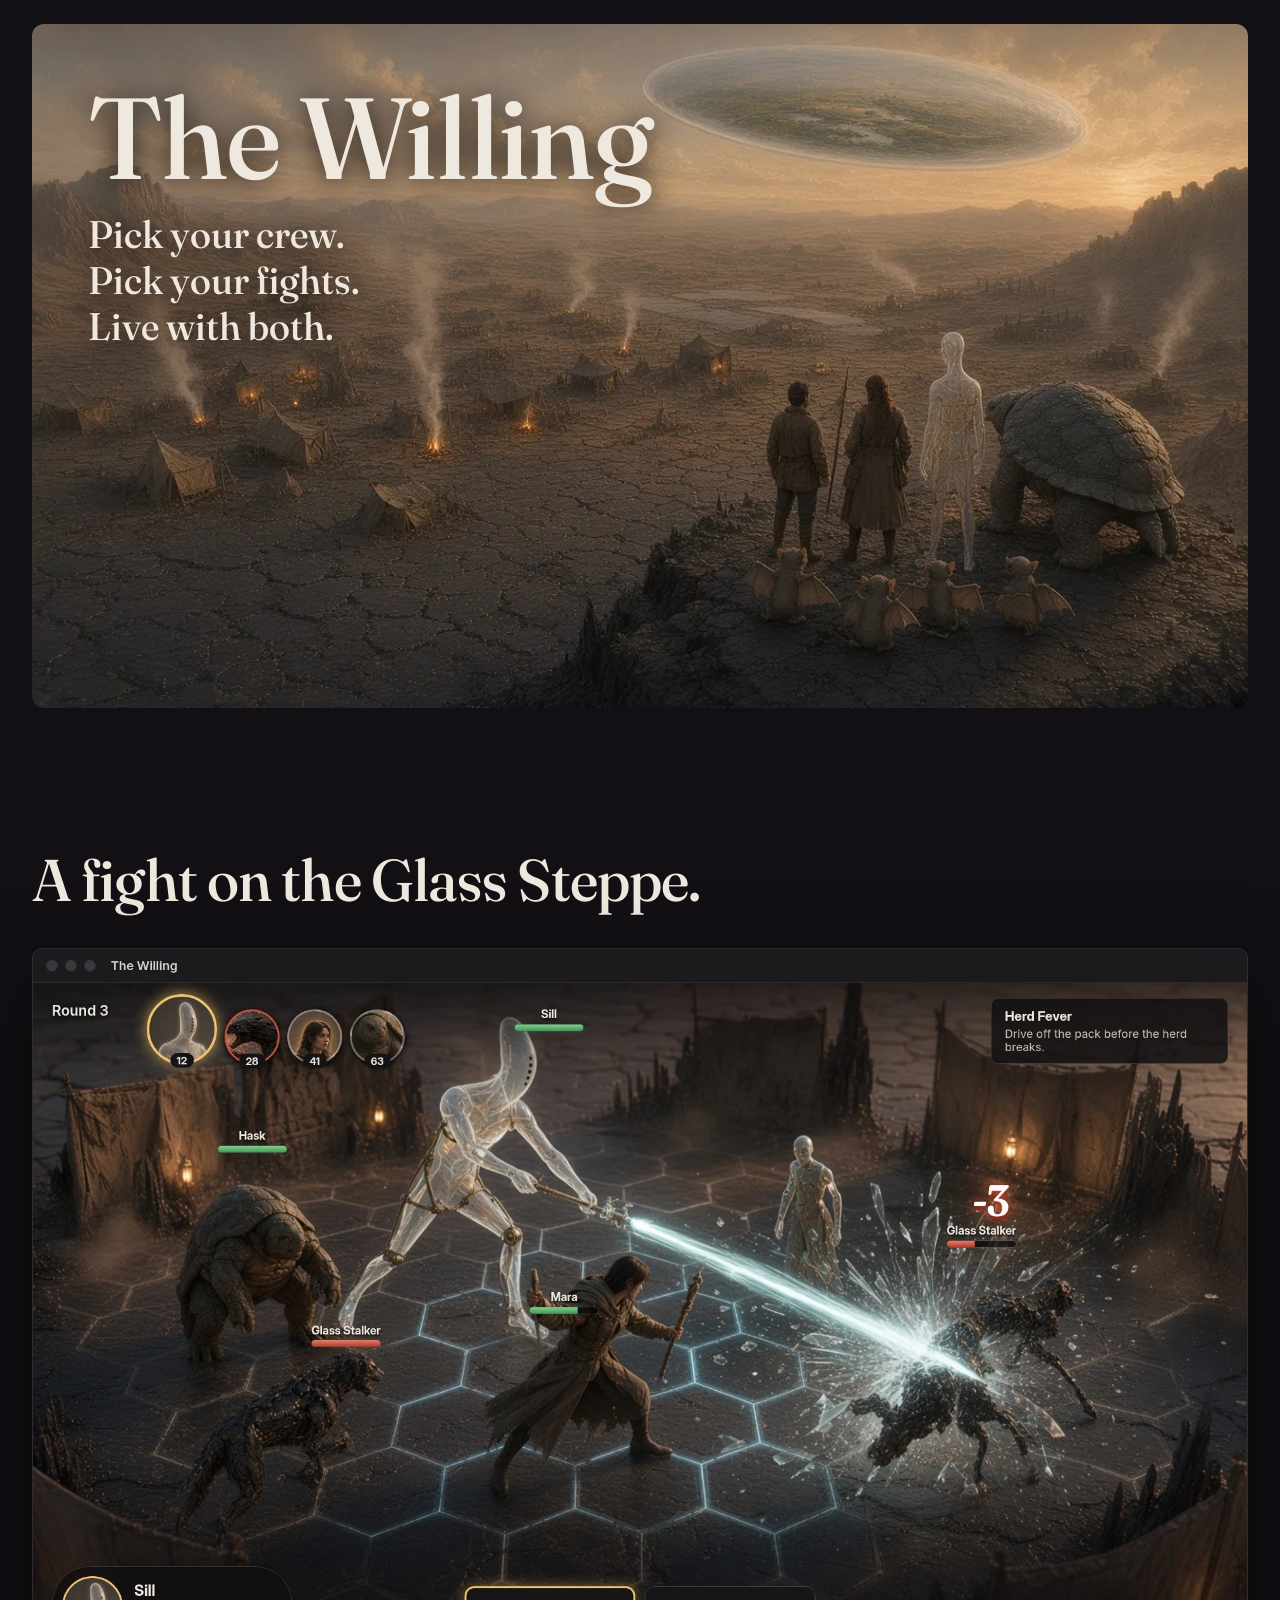
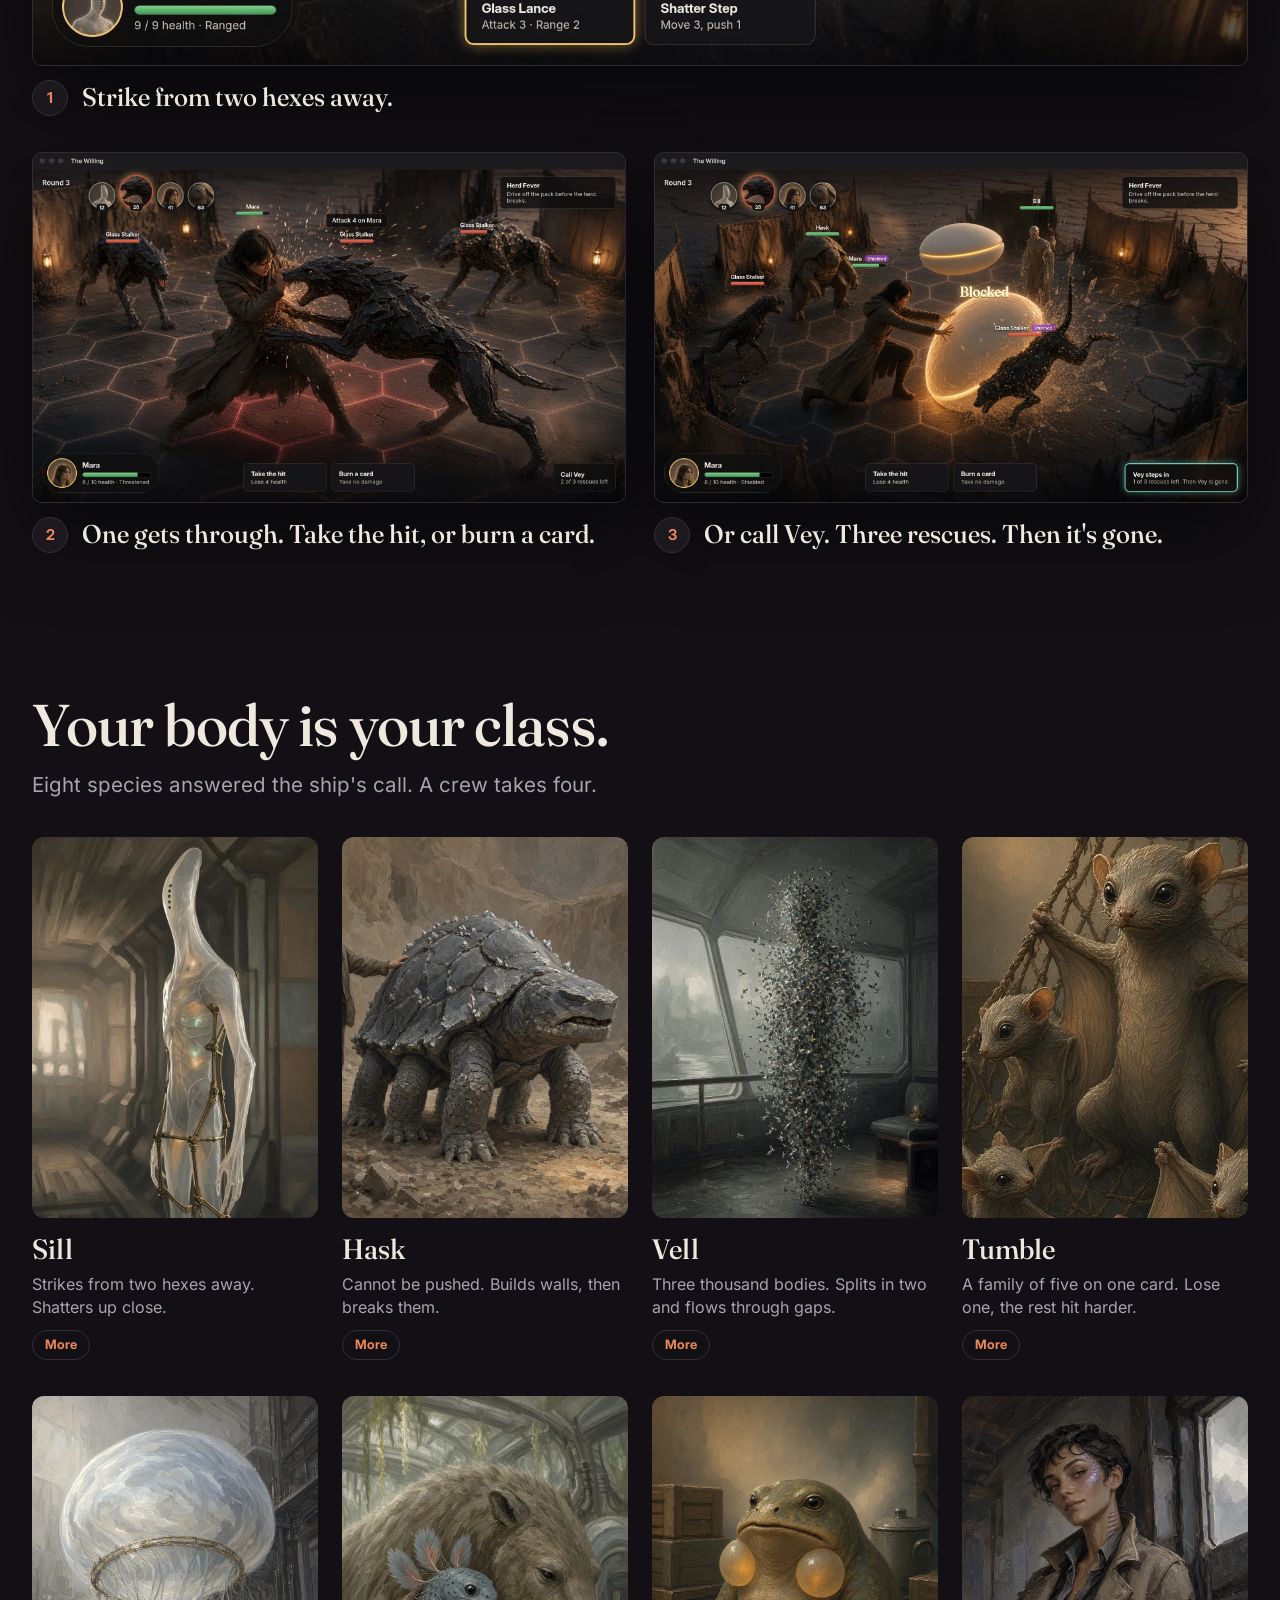
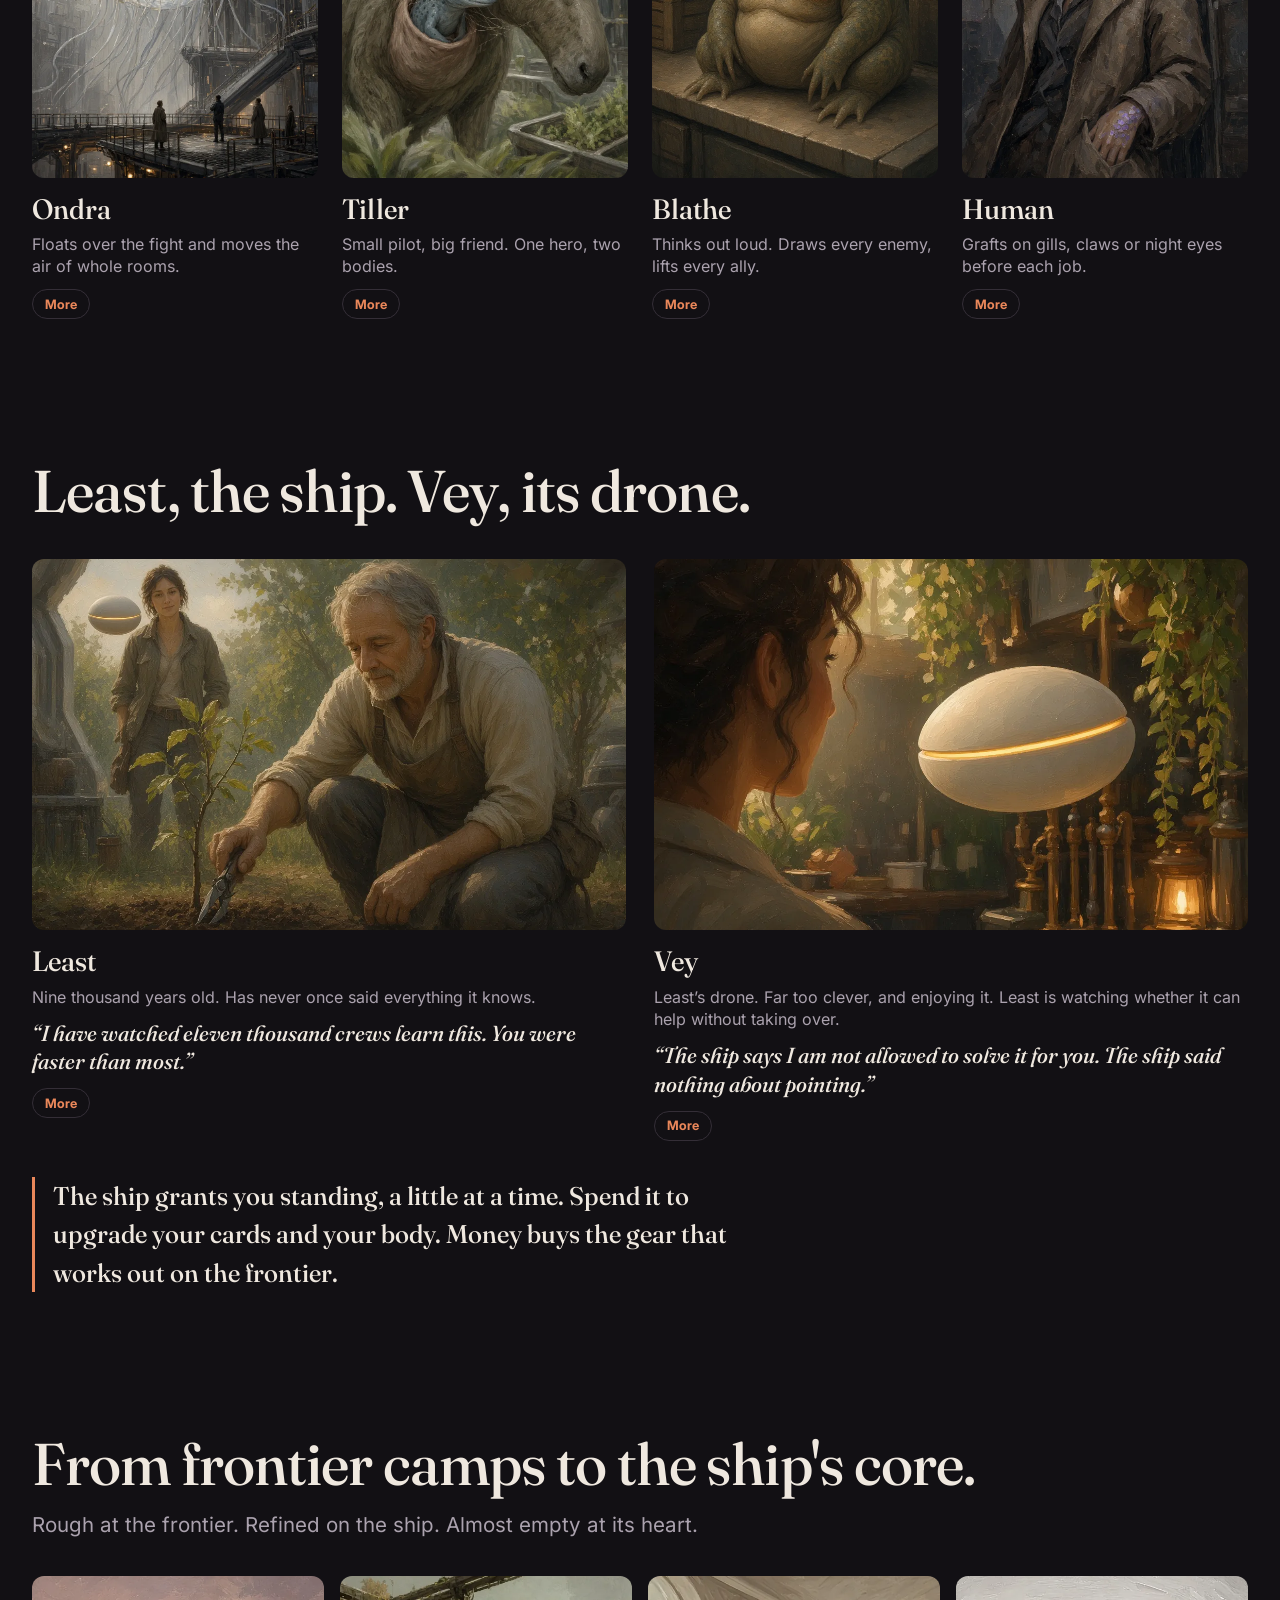
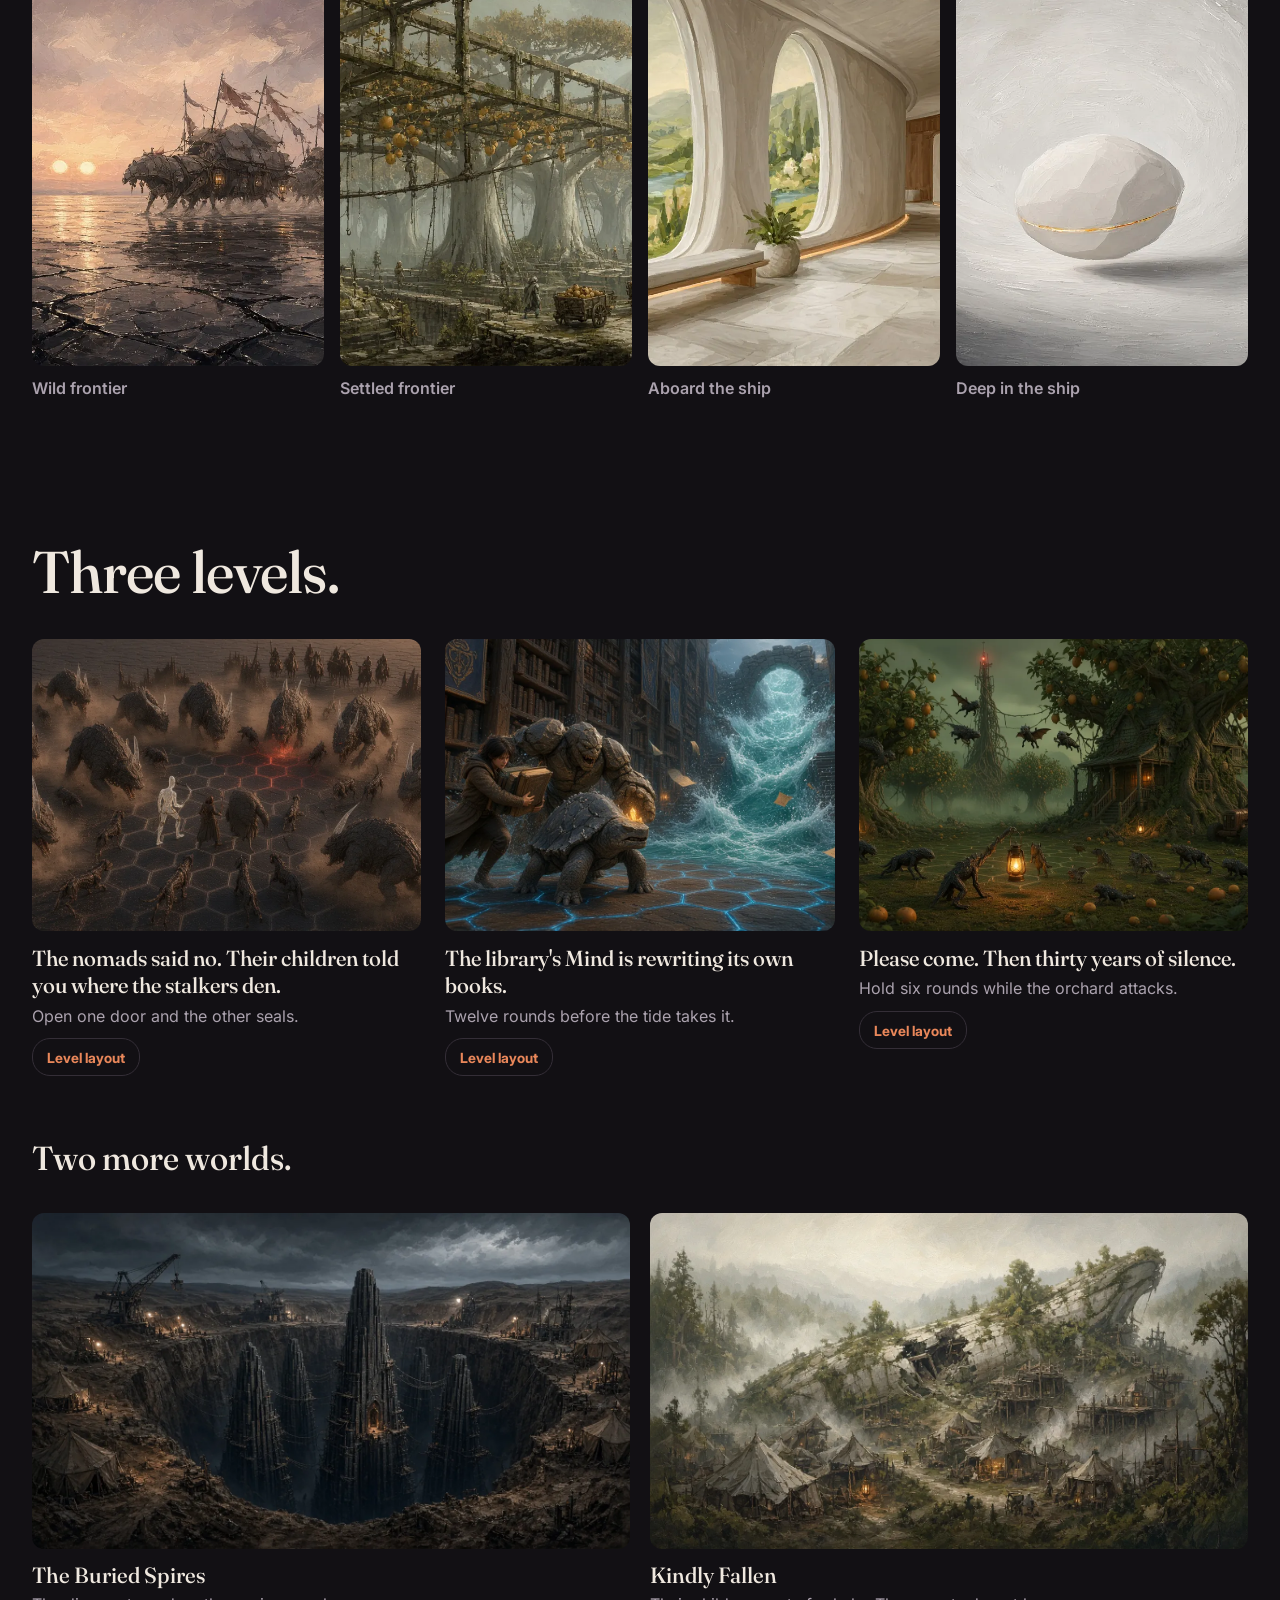
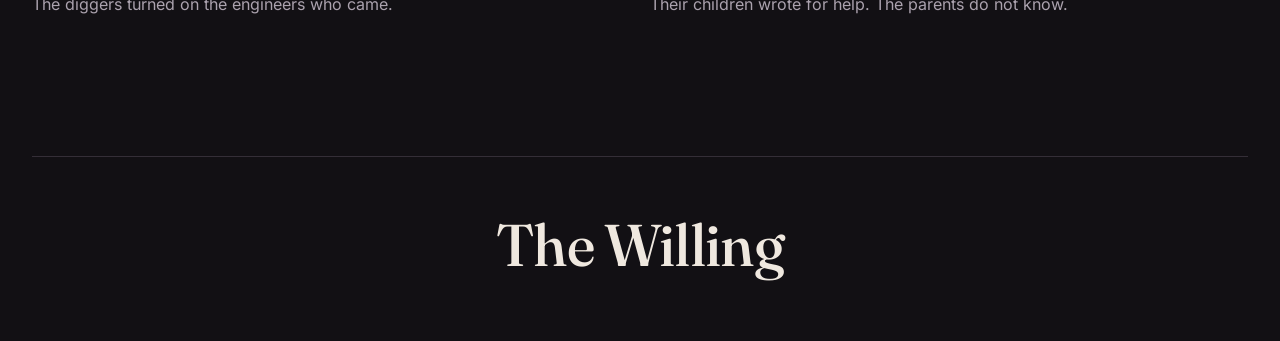
<file: unasked/index.html>
<!doctype html><html lang="en"><head><meta charset="utf-8"><meta name="viewport" content="width=device-width,initial-scale=1"><meta name="color-scheme" content="dark"><meta name="theme-color" content="#121014">
<title>The Willing</title><style>@font-face{font-family:'HavenSans';src:url([data-uri]) format('woff2');font-weight:400;font-style:normal;font-display:swap}@font-face{font-family:'HavenSans';src:url([data-uri]) format('woff2');font-weight:600;font-style:normal;font-display:swap}@font-face{font-family:'HavenSans';src:url([data-uri]) format('woff2');font-weight:700;font-style:normal;font-display:swap}@font-face{font-family:'HavenFraunces';src:url([data-uri]) format('woff2');font-weight:500;font-style:normal;font-display:swap}@font-face{font-family:'HavenFraunces';src:url([data-uri]) format('woff2');font-weight:500;font-style:italic;font-display:swap}:root{--bg:#121014;--panel:#1B181E;--text:#EFE8DF;--muted:#ABA2AE;--accent:#E9875A;--teal:#6FD3C2;--line:#342E37;--display:'HavenFraunces',Georgia,serif;--sans:'HavenSans',system-ui,Arial,sans-serif}
*{box-sizing:border-box}html,body{margin:0;background:var(--bg);color:var(--text);font-family:var(--sans);font-size:18px;line-height:1.5;-webkit-font-smoothing:antialiased}
main{max-width:1320px;margin:0 auto;padding:24px 32px 64px;display:flex;flex-direction:column;gap:140px}
section{display:flex;flex-direction:column;gap:36px}
h1,h2{font-family:var(--display);font-weight:500;margin:0;letter-spacing:-.015em}h1{font-size:clamp(60px,9vw,136px);line-height:1}h2{font-size:clamp(34px,4.6vw,64px);line-height:1.08}
p,figure,ul{margin:0}
.big{font-family:var(--display);font-size:clamp(24px,3vw,42px);line-height:1.2;margin-top:16px}
.tags{list-style:none;padding:0;display:flex;flex-wrap:wrap;gap:10px;margin-top:22px}.tags li{min-height:34px;display:flex;align-items:center;padding:0 14px;border-radius:17px;background:rgba(18,16,20,.72);border:1px solid rgba(255,255,255,.18);font-size:15px;font-weight:600;text-shadow:none}
.plat{color:var(--muted);font-size:16px}
.art{background-color:#1F1B22;background-size:cover;background-repeat:no-repeat;border-radius:12px}.zoom{cursor:zoom-in;outline-offset:3px}.zoom:focus-visible{outline:2px solid var(--accent)}
.hero-wrap{position:relative}.hero{aspect-ratio:16/9;width:100%}.hero-text{position:absolute;left:56px;top:56px;right:48px;pointer-events:none;text-shadow:0 2px 28px rgba(0,0,0,.9)}
.why{align-items:center;text-align:center;gap:18px}.kick{font-size:clamp(18px,1.6vw,22px);color:var(--accent);font-weight:700;letter-spacing:.04em}
.screen{aspect-ratio:1280/756;width:100%;border-radius:10px;box-shadow:0 30px 80px rgba(0,0,0,.6);border:1px solid #2f2b31}
.shot{display:flex;flex-direction:column;gap:14px}.shot figcaption{display:flex;align-items:center;gap:14px;font-family:var(--display);font-size:clamp(20px,2vw,28px);line-height:1.2}
.shot figcaption span{flex:none;width:36px;height:36px;border-radius:50%;display:flex;align-items:center;justify-content:center;background:var(--panel);border:1px solid var(--line);font:700 15px var(--sans);color:var(--accent)}
.pair{display:grid;grid-template-columns:1fr 1fr;gap:28px}
.wide{aspect-ratio:2/1;width:100%}
.crew{display:grid;grid-template-columns:repeat(4,1fr);gap:24px;margin-top:-12px}.crew p{color:var(--muted);font-size:19px;line-height:1.4}.crew b{display:block;color:var(--text);font-family:var(--display);font-weight:500;font-size:32px;margin-bottom:4px}
.jobs{display:grid;grid-template-columns:repeat(3,1fr);gap:24px}.job{display:flex;flex-direction:column;gap:14px}.job .land{aspect-ratio:4/3}.job figcaption{font-family:var(--display);font-size:clamp(19px,1.6vw,23px);line-height:1.3}
.line{font-family:var(--display);font-size:clamp(24px,2.6vw,36px);color:var(--accent);text-align:center}
.end{align-items:center;text-align:center;gap:20px;padding-top:56px;border-top:1px solid var(--line)}.end .cap{width:100%;aspect-ratio:21/6}.end .tags{justify-content:center;margin-top:0}
.lb{position:fixed;inset:0;z-index:100;background:#050506;display:flex;align-items:center;justify-content:center;padding:56px 24px 24px;cursor:zoom-out}.lb .lbi{width:100%;height:100%;background-size:contain;background-position:center;background-repeat:no-repeat;background-color:transparent;border-radius:0}
.lb button{position:absolute;top:12px;right:16px;min-height:44px;padding:0 18px;border-radius:10px;border:1px solid var(--line);background:var(--panel);color:var(--text);font:600 15px var(--sans);cursor:pointer}
@media (max-width:860px){main{padding:16px 16px 48px;gap:88px}section{gap:22px}.hero{aspect-ratio:3/4}.hero-text{left:20px;right:20px;top:28px}.pair,.jobs{grid-template-columns:1fr;gap:28px}.crew{grid-template-columns:1fr 1fr;gap:18px 14px}.crew b{font-size:22px}.crew p{font-size:15px}.wide{aspect-ratio:16/9}.end .cap{aspect-ratio:16/9}.tags li{font-size:13px;min-height:30px}}
.sh{display:flex;flex-direction:column;gap:14px}.sub{color:var(--muted);font-size:clamp(18px,1.6vw,22px);max-width:52ch}
h3{font-family:var(--display);font-weight:500;margin:0;font-size:clamp(26px,2.6vw,38px);line-height:1.1}
.why blockquote{margin:22px 0 0;font-family:var(--display);font-size:clamp(20px,2vw,28px);color:var(--muted);font-style:italic;display:flex;flex-direction:column;gap:8px}.why cite{font:600 14px var(--sans);font-style:normal;letter-spacing:.06em;color:var(--accent)}
button.drill{all:unset;cursor:pointer;display:flex;flex-direction:column;gap:12px;position:relative;border-radius:12px;outline-offset:4px}button.drill:focus-visible{outline:2px solid var(--accent)}
.more{align-self:flex-start;min-height:30px;display:flex;align-items:center;padding:0 12px;border-radius:15px;border:1px solid var(--line);font-size:13px;font-weight:700;color:var(--accent)}
button.drill:hover .more{border-color:var(--accent)}button.drill:hover .art{filter:brightness(1.08)}
.aliens{display:grid;grid-template-columns:repeat(4,1fr);gap:36px 24px}.al .port{aspect-ratio:3/4;width:100%}.cn{display:flex;flex-direction:column;gap:4px;color:var(--muted);font-size:16px;line-height:1.4}.cn b{color:var(--text);font-family:var(--display);font-weight:500;font-size:28px}
.duo{display:grid;grid-template-columns:1fr 1fr;gap:28px}.duo .card .land{aspect-ratio:16/10;width:100%}.duo q{font-family:var(--display);font-style:italic;font-size:clamp(19px,1.7vw,24px);line-height:1.3}.duo q::before{content:'“'}.duo q::after{content:'”'}
.coin{font-family:var(--display);font-size:clamp(20px,2vw,28px);max-width:44ch;color:var(--text);border-left:3px solid var(--accent);padding-left:18px}
.looks{display:grid;grid-template-columns:repeat(4,1fr);gap:16px}.lk{display:flex;flex-direction:column;gap:10px}.lk .sq{aspect-ratio:3/4;width:100%}.lk figcaption{font-size:16px;font-weight:600;color:var(--muted)}
.job figcaption{display:flex;flex-direction:column;gap:6px;font-family:var(--sans)}.job figcaption b{font-family:var(--display);font-weight:500;font-size:clamp(20px,1.7vw,24px);line-height:1.25;color:var(--text)}.job figcaption span{color:var(--muted);font-size:16px}
button.chip{flex-direction:row;align-self:flex-start;min-height:36px;align-items:center;padding:0 14px;border-radius:18px;border:1px solid var(--line);font:700 14px var(--sans);color:var(--accent);margin-top:6px}button.chip:hover{border-color:var(--accent)}
.andmore{margin-top:28px}.mores{display:grid;grid-template-columns:repeat(2,1fr);gap:20px}.mj{display:flex;flex-direction:column;gap:10px}.mj .land{aspect-ratio:16/9}.mj figcaption{color:var(--muted);font-size:16px}.mj figcaption b{display:block;color:var(--text);font-family:var(--display);font-weight:500;font-size:22px}
.lbp{align-items:flex-start;overflow-y:auto;cursor:default;padding:64px 24px 40px}.pwrap{max-width:1080px;width:100%;margin:0 auto}
.pn{display:flex;flex-direction:column;gap:18px}.pn.two{display:grid;grid-template-columns:minmax(0,.8fr) 1.2fr;gap:36px;align-items:start}.pport{aspect-ratio:3/4;width:100%}
.pn .tag{color:var(--muted);font-size:19px;margin-top:-6px}.pn dl{margin:0;display:flex;flex-direction:column;gap:14px}.pn dt{font-size:13px;font-weight:700;letter-spacing:.1em;text-transform:uppercase;color:var(--accent)}.pn dd{margin:2px 0 0;font-size:17px;line-height:1.5}
.facts{display:grid;grid-template-columns:repeat(4,1fr);gap:18px}.facts dd{margin:4px 0 0;font-size:16px}.facts dt{font-size:13px;font-weight:700;letter-spacing:.1em;text-transform:uppercase;color:var(--accent)}
.apps{display:grid;grid-template-columns:repeat(3,1fr);gap:18px}.apps figure{display:flex;flex-direction:column;gap:10px}.apps .sq{aspect-ratio:4/3}.apps figcaption{color:var(--muted);font-size:15px}.apps b{display:block;color:var(--text);font-size:17px}
.quotes{list-style:none;padding:0;margin:8px 0 0;display:flex;flex-direction:column;gap:10px}.quotes li{font-family:var(--display);font-style:italic;font-size:20px;color:var(--text);border-left:3px solid var(--line);padding-left:14px}
.map svg{width:100%;height:auto;display:block;max-height:70vh}.key{color:var(--muted);font-size:14px}.goal,.branch{font-size:17px}.goal b,.branch b{display:block;font-size:13px;letter-spacing:.1em;text-transform:uppercase;color:var(--accent)}
.rooms{margin:0;padding-left:0;list-style:none;display:grid;grid-template-columns:1fr 1fr;gap:12px 24px}.rooms li{color:var(--muted);font-size:15px}.rooms b{display:block;color:var(--text);font-size:16px}
@media (max-width:860px){.aliens{grid-template-columns:1fr 1fr;gap:24px 14px}.cn b{font-size:22px}.cn{font-size:14px}.duo,.mores,.pn.two,.rooms,.facts,.apps{grid-template-columns:1fr}.looks{grid-template-columns:1fr 1fr}.lbp{padding:56px 14px 28px}}
</style><link rel="stylesheet" href="art-00.css?v=20261121k"><link rel="stylesheet" href="art-01.css?v=20261121k"><link rel="stylesheet" href="art-02.css?v=20261121k"><link rel="stylesheet" href="art-03.css?v=20261121k"><link rel="stylesheet" href="art-04.css?v=20261121k"><link rel="stylesheet" href="art-05.css?v=20261121k"></head><body><main>
<section class="hero-wrap"><div class="zoom art img-hero_r3a hero" style="background-position:70% 50%" data-img="hero_r3a" role="button" tabindex="0" aria-label="A crew of four on a glass ridge, the ship far off in the sky"></div>
<div class="hero-text"><h1>The Willing</h1><p class="big">Pick your crew.<br>Pick your fights.<br>Live with both.</p></div></section>


<section><h2>A fight on the Glass Steppe.</h2>
<figure class="shot"><div class="zoom art img-ui_strike screen" style="background-position:50% 50%" data-img="ui_strike" role="button" tabindex="0" aria-label="Sill strikes a Glass Stalker from two hexes away"></div><figcaption><span>1</span>Strike from two hexes away.</figcaption></figure>
<div class="pair"><figure class="shot"><div class="zoom art img-ui_hit screen" style="background-position:50% 50%" data-img="ui_hit" role="button" tabindex="0" aria-label="A Glass Stalker lunges at Mara"></div><figcaption><span>2</span>One gets through. Take the hit, or burn a card.</figcaption></figure>
<figure class="shot"><div class="zoom art img-ui_vey screen" style="background-position:50% 50%" data-img="ui_vey" role="button" tabindex="0" aria-label="Vey shields Mara"></div><figcaption><span>3</span>Or call Vey. Three rescues. Then it's gone.</figcaption></figure></div></section>

<section><div class="sh"><h2>Your body is your class.</h2><p class="sub">Eight species answered the ship's call. A crew takes four.</p></div><div class="aliens"><button type="button" class="drill al" data-panel="sill" aria-label="More about the Sill"><div class="art img-p_al_sill port" style="background-position:50% 50%"></div><span class="cn"><b>Sill</b>Strikes from two hexes away. Shatters up close.</span><span class="more">More</span></button><button type="button" class="drill al" data-panel="hask" aria-label="More about the Hask"><div class="art img-p_al_hask port" style="background-position:50% 50%"></div><span class="cn"><b>Hask</b>Cannot be pushed. Builds walls, then breaks them.</span><span class="more">More</span></button><button type="button" class="drill al" data-panel="vell" aria-label="More about the Vell"><div class="art img-p_al_vell port" style="background-position:50% 50%"></div><span class="cn"><b>Vell</b>Three thousand bodies. Splits in two and flows through gaps.</span><span class="more">More</span></button><button type="button" class="drill al" data-panel="tumble" aria-label="More about the Tumble"><div class="art img-tumble_r2 port" style="background-position:50% 50%"></div><span class="cn"><b>Tumble</b>A family of five on one card. Lose one, the rest hit harder.</span><span class="more">More</span></button><button type="button" class="drill al" data-panel="ondra" aria-label="More about the Ondra"><div class="art img-p_al_ondra port" style="background-position:50% 50%"></div><span class="cn"><b>Ondra</b>Floats over the fight and moves the air of whole rooms.</span><span class="more">More</span></button><button type="button" class="drill al" data-panel="tiller" aria-label="More about the Tiller"><div class="art img-p_al_tiller port" style="background-position:50% 50%"></div><span class="cn"><b>Tiller</b>Small pilot, big friend. One hero, two bodies.</span><span class="more">More</span></button><button type="button" class="drill al" data-panel="blathe" aria-label="More about the Blathe"><div class="art img-blathe_r2 port" style="background-position:50% 50%"></div><span class="cn"><b>Blathe</b>Thinks out loud. Draws every enemy, lifts every ally.</span><span class="more">More</span></button><button type="button" class="drill al" data-panel="human" aria-label="More about the Human"><div class="art img-p_al_human port" style="background-position:50% 50%"></div><span class="cn"><b>Human</b>Grafts on gills, claws or night eyes before each job.</span><span class="more">More</span></button></div></section>

<section><h2>Least, the ship. Vey, its drone.</h2><div class="duo">
<button type="button" class="drill card" data-panel="least" aria-label="More about Least"><div class="art img-p_gardener land" style="background-position:50% 50%"></div><span class="cn"><b>Least</b>Nine thousand years old. Has never once said everything it knows.</span><q>I have watched eleven thousand crews learn this. You were faster than most.</q><span class="more">More</span></button>
<button type="button" class="drill card" data-panel="vey" aria-label="More about Vey"><div class="art img-p_drone land" style="background-position:60% 50%"></div><span class="cn"><b>Vey</b>Least’s drone. Far too clever, and enjoying it. Least is watching whether it can help without taking over.</span><q>The ship says I am not allowed to solve it for you. The ship said nothing about pointing.</q><span class="more">More</span></button>
</div><p class="coin">The ship grants you standing, a little at a time. Spend it to upgrade your cards and your body. Money buys the gear that works out on the frontier.</p></section>

<section><div class="sh"><h2>From frontier camps to the ship's core.</h2><p class="sub">Rough at the frontier. Refined on the ship. Almost empty at its heart.</p></div><div class="looks"><figure class="lk"><div class="zoom art img-p_steppe sq" style="background-position:50% 50%" data-img="p_steppe" role="button" tabindex="0" aria-label="Wild frontier"></div><figcaption>Wild frontier</figcaption></figure><figure class="lk"><div class="zoom art img-p_orchard sq" style="background-position:50% 50%" data-img="p_orchard" role="button" tabindex="0" aria-label="Settled frontier"></div><figcaption>Settled frontier</figcaption></figure><figure class="lk"><div class="zoom art img-u_ship_hall sq" style="background-position:50% 50%" data-img="u_ship_hall" role="button" tabindex="0" aria-label="Aboard the ship"></div><figcaption>Aboard the ship</figcaption></figure><figure class="lk"><div class="zoom art img-u_deep sq" style="background-position:50% 50%" data-img="u_deep" role="button" tabindex="0" aria-label="Deep in the ship"></div><figcaption>Deep in the ship</figcaption></figure></div></section>

<section><h2>Three levels.</h2><div class="jobs"><figure class="job"><div class="zoom art img-sit_herd land" style="background-position:50% 50%" data-img="sit_herd" role="button" tabindex="0" aria-label="The nomads said no. Their children told you where the stalkers den."></div><figcaption><b>The nomads said no. Their children told you where the stalkers den.</b><span>Open one door and the other seals.</span><button type="button" class="drill chip" data-panel="lv-herd" aria-label="Level layout for Herd Fever">Level layout</button></figcaption></figure><figure class="job"><div class="zoom art img-sit_tide land" style="background-position:50% 50%" data-img="sit_tide" role="button" tabindex="0" aria-label="The library&#x27;s Mind is rewriting its own books."></div><figcaption><b>The library&#x27;s Mind is rewriting its own books.</b><span>Twelve rounds before the tide takes it.</span><button type="button" class="drill chip" data-panel="lv-tide" aria-label="Level layout for Six Hours">Level layout</button></figcaption></figure><figure class="job"><div class="zoom art img-sit_orchard land" style="background-position:50% 50%" data-img="sit_orchard" role="button" tabindex="0" aria-label="Please come. Then thirty years of silence."></div><figcaption><b>Please come. Then thirty years of silence.</b><span>Hold six rounds while the orchard attacks.</span><button type="button" class="drill chip" data-panel="lv-listen" aria-label="Level layout for The Listening">Level layout</button></figcaption></figure></div>
<h3 class="andmore">Two more worlds.</h3><div class="mores"><figure class="mj"><div class="zoom art img-p_spires land" style="background-position:50% 50%" data-img="p_spires" role="button" tabindex="0" aria-label="The Buried Spires"></div><figcaption><b>The Buried Spires</b>The diggers turned on the engineers who came.</figcaption></figure><figure class="mj"><div class="zoom art img-p_fallen land" style="background-position:50% 50%" data-img="p_fallen" role="button" tabindex="0" aria-label="Kindly Fallen"></div><figcaption><b>Kindly Fallen</b>Their children wrote for help. The parents do not know.</figcaption></figure></div></section>

<section class="end"><h2>The Willing</h2></section>
</main><template id="p-sill"><div class="pn two"><div class="art img-p_al_sill pport" style="background-position:50% 50%"></div><div><h3>Sill</h3><p class="tag">Glass giants from a world with almost no gravity.</p><dl><div><dt>In play</dt><dd>Huge reach, very fragile. You strike from two hexes away and spend the fight keeping everything else out of arm&#x27;s length.</dd></div><div><dt>Body</dt><dd>Two and a half metres tall, with hollow glass-like bones, translucent skin and a narrow blade of a head with a row of pinpoint eyes and no mouth. In normal gravity they wear brass frames or their legs would crack.</dd></div><div><dt>Senses</dt><dd>They see polarised light and can read stress in a beam or a face. They speak by changing the colour of their blood: you watch a Sill talk.</dd></div><div><dt>Life</dt><dd>They live six hundred years. A child grows visibly inside a parent&#x27;s chest, like a lantern. When a Sill dies its blood stops colouring and it goes clear.</dd></div><div><dt>Culture</dt><dd>Hurrying someone is the worst rudeness. Decisions take a season.</dd></div><div><dt>In the crew</dt><dd>The one who sees the crack in everything, including people.</dd></div></dl></div></div></template><template id="p-hask"><div class="pn two"><div class="art img-p_al_hask pport" style="background-position:50% 50%"></div><div><h3>Hask</h3><p class="tag">Rock eaters who talk with their feet.</p><dl><div><dt>In play</dt><dd>The anchor. It cannot be pushed, it makes and breaks obstacles, and its biggest cards take a turn to wind up.</dd></div><div><dt>Body</dt><dd>Chest high, six-limbed, plated like slate. They eat stone, and crystals grow from their plates out of whatever they ate last. No eyes.</dd></div><div><dt>Senses</dt><dd>They hear through their feet and speak in stamped rhythms. Vey translates, and always editorialises.</dd></div><div><dt>Life</dt><dd>Children bud from the flank like pebbles. At the end of a long life a Hask sits down and becomes a boulder, and the family visits it.</dd></div><div><dt>Culture</dt><dd>Anything worth having took a long time. Builders, menders and terrible at small talk.</dd></div><div><dt>In the crew</dt><dd>The immovable friend. A Hask joke takes ten seconds of stamping and is always worth it.</dd></div></dl></div></div></template><template id="p-vell"><div class="pn two"><div class="art img-p_al_vell pport" style="background-position:50% 50%"></div><div><h3>Vell</h3><p class="tag">One person, three thousand bodies.</p><dl><div><dt>In play</dt><dd>One hero that can split into two for a few rounds and flow through gaps. Lost members are lost cards: health and memory are the same thing.</dd></div><div><dt>Body</dt><dd>A swarm of finger-length gliding creatures sharing one mind by scent and faint electrical crackle. The shape of the swarm is a choice, often a polite approximation of yours.</dd></div><div><dt>Senses</dt><dd>Every member sees, so a Vell sees from everywhere at once and finds walls slightly absurd.</dd></div><div><dt>Life</dt><dd>Members die and are replaced. Lose too many at once and memories go with them. Two Vell make a child by trading members until a new mind condenses between them.</dd></div><div><dt>Culture</dt><dd>Identity is negotiable. They find single bodies lonely and a little sad, and say so.</dd></div><div><dt>In the crew</dt><dd>Unsettling and generous. Treats everyone&#x27;s body as a curious cage.</dd></div></dl></div></div></template><template id="p-tumble"><div class="pn two"><div class="art img-tumble_r2 pport" style="background-position:50% 50%"></div><div><h3>Tumble</h3><p class="tag">A family of five that counts as one volunteer.</p><dl><div><dt>In play</dt><dd>A little swarm acting on one card. They pile onto one target for bonus damage; lose one and the rest hit harder.</dd></div><div><dt>Body</dt><dd>Cat-sized gliders with big dark eyes, soft snouts and wing membranes between their limbs.</dd></div><div><dt>Senses</dt><dd>They groom each other in songs that carry memory. Each one lives eight years, but a family remembers three thousand.</dd></div><div><dt>Life</dt><dd>When one dies, the others sing its memories into a new kit. Nobody in a Tumble is ever entirely gone, or ever alone.</dd></div><div><dt>Culture</dt><dd>The eldest memory often sits in the youngest body. They argue constantly and decide unanimously.</dd></div><div><dt>In the crew</dt><dd>Chaotic, and quietly devastating when one of them falls.</dd></div></dl></div></div></template><template id="p-ondra"><div class="pn two"><div class="art img-p_al_ondra pport" style="background-position:50% 50%"></div><div><h3>Ondra</h3><p class="tag">A gas-giant native three metres across. Slow, patient and rarely wrong.</p><dl><div><dt>In play</dt><dd>It flies over everything and never fights up close. Its cards move air across whole rooms: push enemies, clear smoke, carry allies.</dd></div><div><dt>Body</dt><dd>A floating gas bladder three metres wide, trailing fine feelers. In habitats it wears a thin pressure bell.</dd></div><div><dt>Senses</dt><dd>Its whole skin is one sense organ. It talks in slow patterns of light across its body.</dd></div><div><dt>Life</dt><dd>Ondra live for thousands of years and reproduce by splitting in storms.</dd></div><div><dt>Culture</dt><dd>Slow, deep and sure. They plan in centuries and dislike walls.</dd></div><div><dt>In the crew</dt><dd>Says one thing an hour, and the crew has learned to wait for it.</dd></div></dl></div></div></template><template id="p-tiller"><div class="pn two"><div class="art img-p_al_tiller pport" style="background-position:50% 50%"></div><div><h3>Tiller</h3><p class="tag">A small thinker living inside a large friend.</p><dl><div><dt>In play</dt><dd>One hero, two bodies. The big partner blocks doors and soaks hits; the small pilot climbs out to pick a lock or treat a wound, alone.</dd></div><div><dt>Body</dt><dd>A forearm-sized amphibian that lives in a pocket in the chest of a horse-sized grazer, linked to it by fine nerves.</dd></div><div><dt>Senses</dt><dd>The Tiller feels everything its partner feels. The partner is not a person, and it is loved like one.</dd></div><div><dt>Life</dt><dd>The bond lasts the partner&#x27;s life. When it dies, the Tiller mourns for a year and rarely chooses again.</dd></div><div><dt>Culture</dt><dd>Famously considerate. Every decision is weighed for two bodies.</dd></div><div><dt>In the crew</dt><dd>A gentle giant with a clever pilot.</dd></div></dl></div></div></template><template id="p-blathe"><div class="pn two"><div class="art img-blathe_r2 pport" style="background-position:50% 50%"></div><div><h3>Blathe</h3><p class="tag">They cannot think quietly.</p><dl><div><dt>In play</dt><dd>Loud by design. It forces enemies to target it and strengthens every ally in earshot, but it can never hide or sneak.</dd></div><div><dt>Body</dt><dd>Squat amphibians whose brains extend into the sacs along their throat. Thinking is physically vocal.</dd></div><div><dt>Senses</dt><dd>A Blathe narrates its own thoughts aloud, all the time, in several sacs at once.</dd></div><div><dt>Life</dt><dd>They live in loud, damp, happy crowds and are rarely alone long enough to be lonely.</dd></div><div><dt>Culture</dt><dd>Hopeless with secrets and beloved as diplomats, because they cannot bluff.</dd></div><div><dt>In the crew</dt><dd>The crew&#x27;s narrator and its morale.</dd></div></dl></div></div></template><template id="p-human"><div class="pn two"><div class="art img-p_al_human pport" style="background-position:50% 50%"></div><div><h3>Human</h3><p class="tag">The most ordinary-looking people aboard, and the least ordinary inside.</p><dl><div><dt>In play</dt><dd>The generalist. Pick one body change before each job, such as gills, climbing claws or night eyes, and the level reads differently.</dd></div><div><dt>Body</dt><dd>Humans who have lived in abundance for thousands of years and change their bodies like clothes: gills one decade, a tail the next.</dd></div><div><dt>Senses</dt><dd>Whatever they chose this decade.</dd></div><div><dt>Life</dt><dd>They can live as long as they like. Many choose to stop at some point, and throw a party.</dd></div><div><dt>Culture</dt><dd>Clever, curious and dangerously bored.</dd></div><div><dt>In the crew</dt><dd>The brilliant generalist looking for something that matters.</dd></div></dl></div></div></template><template id="p-lv-herd"><div class="pn"><h3>Herd Fever</h3><p class="tag">The Glass Steppe · About 75 minutes · 2 to 4 heroes</p><div class="map"><svg xmlns="http://www.w3.org/2000/svg" viewBox="-52.0 -409.0 1193.5 665.0" class="smap" role="img" aria-label="Herd Fever map"><style>.smap text{font-family:HavenSans,Arial,Helvetica,sans-serif;text-anchor:middle;dominant-baseline:central;font-weight:700}.sm-dn{font-size:17px;fill:#F6E7D3}.sm-tn{font-size:14px;fill:#1A120A}.sm-gn{font-size:14px;fill:#2B2621}.sm-cn{font-size:12px;fill:#3A2A08}.sm-on{font-size:12px;fill:#111}.sm-sn{font-size:19px;fill:#F2EEE6}.sm-ml{font-size:14px;fill:#F6EFE6}.sm-rl{font-size:17px;fill:#EFE8DF}.sm-tr{font-size:11px;fill:#EFE8DF;fill-opacity:.55;font-weight:600;letter-spacing:.06em}</style><defs><filter id="herd-grain" x="0" y="0" width="100%" height="100%"><feTurbulence type="fractalNoise" baseFrequency=".9" numOctaves="2" seed="3"/><feColorMatrix values="0 0 0 0 0  0 0 0 0 0  0 0 0 0 0  0 0 0 .22 0"/><feComposite in2="SourceGraphic" operator="in"/></filter><filter id="herd-mottle" x="0" y="0" width="100%" height="100%"><feTurbulence type="fractalNoise" baseFrequency=".035" numOctaves="3" seed="7"/><feColorMatrix values="0 0 0 0 0  0 0 0 0 0  0 0 0 0 0  0 0 0 .35 0"/><feComposite in2="SourceGraphic" operator="in"/></filter><pattern id="herd-pDiff" width="9" height="9" patternUnits="userSpaceOnUse" patternTransform="rotate(35)"><rect width="9" height="9" fill="#00000000"/><line x1="0" y1="0" x2="0" y2="9" stroke="#2B2418" stroke-width="3" stroke-opacity=".55"/></pattern><pattern id="herd-pHaz" width="10" height="10" patternUnits="userSpaceOnUse"><circle cx="3" cy="3" r="1.8" fill="#E0683A"/><circle cx="8" cy="8" r="1.4" fill="#F0A060"/></pattern><pattern id="herd-pScr" width="7" height="7" patternUnits="userSpaceOnUse"><line x1="1" y1="0" x2="1" y2="7" stroke="#EDE6D8" stroke-width="2" stroke-opacity=".7"/></pattern></defs><rect x="-52.0" y="-409.0" width="1193.5" height="665.0" fill="#141216"/><path d="M0.0,-34.0L29.4,-17.0L29.4,17.0L0.0,34.0L-29.4,17.0L-29.4,-17.0ZM58.9,-34.0L88.3,-17.0L88.3,17.0L58.9,34.0L29.4,17.0L29.4,-17.0ZM117.8,-34.0L147.2,-17.0L147.2,17.0L117.8,34.0L88.3,17.0L88.3,-17.0ZM176.7,-34.0L206.1,-17.0L206.1,17.0L176.7,34.0L147.2,17.0L147.2,-17.0ZM235.6,-34.0L265.0,-17.0L265.0,17.0L235.6,34.0L206.1,17.0L206.1,-17.0ZM29.4,17.0L58.9,34.0L58.9,68.0L29.4,85.0L-0.0,68.0L0.0,34.0ZM88.3,17.0L117.8,34.0L117.8,68.0L88.3,85.0L58.9,68.0L58.9,34.0ZM147.2,17.0L176.7,34.0L176.7,68.0L147.2,85.0L117.8,68.0L117.8,34.0ZM206.1,17.0L235.6,34.0L235.6,68.0L206.1,85.0L176.7,68.0L176.7,34.0ZM0.0,68.0L29.4,85.0L29.4,119.0L0.0,136.0L-29.4,119.0L-29.4,85.0ZM58.9,68.0L88.3,85.0L88.3,119.0L58.9,136.0L29.4,119.0L29.4,85.0ZM117.8,68.0L147.2,85.0L147.2,119.0L117.8,136.0L88.3,119.0L88.3,85.0ZM176.7,68.0L206.1,85.0L206.1,119.0L176.7,136.0L147.2,119.0L147.2,85.0ZM235.6,68.0L265.0,85.0L265.0,119.0L235.6,136.0L206.1,119.0L206.1,85.0ZM29.4,119.0L58.9,136.0L58.9,170.0L29.4,187.0L-0.0,170.0L0.0,136.0ZM88.3,119.0L117.8,136.0L117.8,170.0L88.3,187.0L58.9,170.0L58.9,136.0ZM147.2,119.0L176.7,136.0L176.7,170.0L147.2,187.0L117.8,170.0L117.8,136.0ZM206.1,119.0L235.6,136.0L235.6,170.0L206.1,187.0L176.7,170.0L176.7,136.0Z" fill="#8C7A5B"/><path d="M0.0,-34.0L29.4,-17.0L29.4,17.0L0.0,34.0L-29.4,17.0L-29.4,-17.0ZM58.9,-34.0L88.3,-17.0L88.3,17.0L58.9,34.0L29.4,17.0L29.4,-17.0ZM117.8,-34.0L147.2,-17.0L147.2,17.0L117.8,34.0L88.3,17.0L88.3,-17.0ZM176.7,-34.0L206.1,-17.0L206.1,17.0L176.7,34.0L147.2,17.0L147.2,-17.0ZM235.6,-34.0L265.0,-17.0L265.0,17.0L235.6,34.0L206.1,17.0L206.1,-17.0ZM29.4,17.0L58.9,34.0L58.9,68.0L29.4,85.0L-0.0,68.0L0.0,34.0ZM88.3,17.0L117.8,34.0L117.8,68.0L88.3,85.0L58.9,68.0L58.9,34.0ZM147.2,17.0L176.7,34.0L176.7,68.0L147.2,85.0L117.8,68.0L117.8,34.0ZM206.1,17.0L235.6,34.0L235.6,68.0L206.1,85.0L176.7,68.0L176.7,34.0ZM0.0,68.0L29.4,85.0L29.4,119.0L0.0,136.0L-29.4,119.0L-29.4,85.0ZM58.9,68.0L88.3,85.0L88.3,119.0L58.9,136.0L29.4,119.0L29.4,85.0ZM117.8,68.0L147.2,85.0L147.2,119.0L117.8,136.0L88.3,119.0L88.3,85.0ZM176.7,68.0L206.1,85.0L206.1,119.0L176.7,136.0L147.2,119.0L147.2,85.0ZM235.6,68.0L265.0,85.0L265.0,119.0L235.6,136.0L206.1,119.0L206.1,85.0ZM29.4,119.0L58.9,136.0L58.9,170.0L29.4,187.0L-0.0,170.0L0.0,136.0ZM88.3,119.0L117.8,136.0L117.8,170.0L88.3,187.0L58.9,170.0L58.9,136.0ZM147.2,119.0L176.7,136.0L176.7,170.0L147.2,187.0L117.8,170.0L117.8,136.0ZM206.1,119.0L235.6,136.0L235.6,170.0L206.1,187.0L176.7,170.0L176.7,136.0Z" fill="#7A6A4E" filter="url(#herd-mottle)"/><path d="M0.0,-34.0L29.4,-17.0L29.4,17.0L0.0,34.0L-29.4,17.0L-29.4,-17.0ZM58.9,-34.0L88.3,-17.0L88.3,17.0L58.9,34.0L29.4,17.0L29.4,-17.0ZM117.8,-34.0L147.2,-17.0L147.2,17.0L117.8,34.0L88.3,17.0L88.3,-17.0ZM176.7,-34.0L206.1,-17.0L206.1,17.0L176.7,34.0L147.2,17.0L147.2,-17.0ZM235.6,-34.0L265.0,-17.0L265.0,17.0L235.6,34.0L206.1,17.0L206.1,-17.0ZM29.4,17.0L58.9,34.0L58.9,68.0L29.4,85.0L-0.0,68.0L0.0,34.0ZM88.3,17.0L117.8,34.0L117.8,68.0L88.3,85.0L58.9,68.0L58.9,34.0ZM147.2,17.0L176.7,34.0L176.7,68.0L147.2,85.0L117.8,68.0L117.8,34.0ZM206.1,17.0L235.6,34.0L235.6,68.0L206.1,85.0L176.7,68.0L176.7,34.0ZM0.0,68.0L29.4,85.0L29.4,119.0L0.0,136.0L-29.4,119.0L-29.4,85.0ZM58.9,68.0L88.3,85.0L88.3,119.0L58.9,136.0L29.4,119.0L29.4,85.0ZM117.8,68.0L147.2,85.0L147.2,119.0L117.8,136.0L88.3,119.0L88.3,85.0ZM176.7,68.0L206.1,85.0L206.1,119.0L176.7,136.0L147.2,119.0L147.2,85.0ZM235.6,68.0L265.0,85.0L265.0,119.0L235.6,136.0L206.1,119.0L206.1,85.0ZM29.4,119.0L58.9,136.0L58.9,170.0L29.4,187.0L-0.0,170.0L0.0,136.0ZM88.3,119.0L117.8,136.0L117.8,170.0L88.3,187.0L58.9,170.0L58.9,136.0ZM147.2,119.0L176.7,136.0L176.7,170.0L147.2,187.0L117.8,170.0L117.8,136.0ZM206.1,119.0L235.6,136.0L235.6,170.0L206.1,187.0L176.7,170.0L176.7,136.0Z" fill="#000" filter="url(#herd-grain)"/><path d="M0.0,-34.0L29.4,-17.0L29.4,17.0L0.0,34.0L-29.4,17.0L-29.4,-17.0ZM58.9,-34.0L88.3,-17.0L88.3,17.0L58.9,34.0L29.4,17.0L29.4,-17.0ZM117.8,-34.0L147.2,-17.0L147.2,17.0L117.8,34.0L88.3,17.0L88.3,-17.0ZM176.7,-34.0L206.1,-17.0L206.1,17.0L176.7,34.0L147.2,17.0L147.2,-17.0ZM235.6,-34.0L265.0,-17.0L265.0,17.0L235.6,34.0L206.1,17.0L206.1,-17.0ZM29.4,17.0L58.9,34.0L58.9,68.0L29.4,85.0L-0.0,68.0L0.0,34.0ZM88.3,17.0L117.8,34.0L117.8,68.0L88.3,85.0L58.9,68.0L58.9,34.0ZM147.2,17.0L176.7,34.0L176.7,68.0L147.2,85.0L117.8,68.0L117.8,34.0ZM206.1,17.0L235.6,34.0L235.6,68.0L206.1,85.0L176.7,68.0L176.7,34.0ZM0.0,68.0L29.4,85.0L29.4,119.0L0.0,136.0L-29.4,119.0L-29.4,85.0ZM58.9,68.0L88.3,85.0L88.3,119.0L58.9,136.0L29.4,119.0L29.4,85.0ZM117.8,68.0L147.2,85.0L147.2,119.0L117.8,136.0L88.3,119.0L88.3,85.0ZM176.7,68.0L206.1,85.0L206.1,119.0L176.7,136.0L147.2,119.0L147.2,85.0ZM235.6,68.0L265.0,85.0L265.0,119.0L235.6,136.0L206.1,119.0L206.1,85.0ZM29.4,119.0L58.9,136.0L58.9,170.0L29.4,187.0L-0.0,170.0L0.0,136.0ZM88.3,119.0L117.8,136.0L117.8,170.0L88.3,187.0L58.9,170.0L58.9,136.0ZM147.2,119.0L176.7,136.0L176.7,170.0L147.2,187.0L117.8,170.0L117.8,136.0ZM206.1,119.0L235.6,136.0L235.6,170.0L206.1,187.0L176.7,170.0L176.7,136.0Z" fill="none" stroke="#5E5240" stroke-width="1.2" stroke-opacity=".9"/><path d="M323.9,-85.0L353.3,-68.0L353.3,-34.0L323.9,-17.0L294.4,-34.0L294.4,-68.0ZM382.8,-85.0L412.2,-68.0L412.2,-34.0L382.8,-17.0L353.3,-34.0L353.3,-68.0ZM441.7,-85.0L471.1,-68.0L471.1,-34.0L441.7,-17.0L412.2,-34.0L412.2,-68.0ZM500.6,-85.0L530.0,-68.0L530.0,-34.0L500.6,-17.0L471.1,-34.0L471.1,-68.0ZM559.5,-85.0L588.9,-68.0L588.9,-34.0L559.5,-17.0L530.0,-34.0L530.0,-68.0ZM618.3,-85.0L647.8,-68.0L647.8,-34.0L618.3,-17.0L588.9,-34.0L588.9,-68.0ZM677.2,-85.0L706.7,-68.0L706.7,-34.0L677.2,-17.0L647.8,-34.0L647.8,-68.0ZM353.3,-34.0L382.8,-17.0L382.8,17.0L353.3,34.0L323.9,17.0L323.9,-17.0ZM412.2,-34.0L441.7,-17.0L441.7,17.0L412.2,34.0L382.8,17.0L382.8,-17.0ZM471.1,-34.0L500.6,-17.0L500.6,17.0L471.1,34.0L441.7,17.0L441.7,-17.0ZM530.0,-34.0L559.5,-17.0L559.5,17.0L530.0,34.0L500.6,17.0L500.6,-17.0ZM588.9,-34.0L618.3,-17.0L618.3,17.0L588.9,34.0L559.5,17.0L559.5,-17.0ZM647.8,-34.0L677.2,-17.0L677.2,17.0L647.8,34.0L618.3,17.0L618.3,-17.0ZM323.9,17.0L353.3,34.0L353.3,68.0L323.9,85.0L294.4,68.0L294.4,34.0ZM382.8,17.0L412.2,34.0L412.2,68.0L382.8,85.0L353.3,68.0L353.3,34.0ZM441.7,17.0L471.1,34.0L471.1,68.0L441.7,85.0L412.2,68.0L412.2,34.0ZM500.6,17.0L530.0,34.0L530.0,68.0L500.6,85.0L471.1,68.0L471.1,34.0ZM559.5,17.0L588.9,34.0L588.9,68.0L559.5,85.0L530.0,68.0L530.0,34.0ZM618.3,17.0L647.8,34.0L647.8,68.0L618.3,85.0L588.9,68.0L588.9,34.0ZM677.2,17.0L706.7,34.0L706.7,68.0L677.2,85.0L647.8,68.0L647.8,34.0ZM353.3,68.0L382.8,85.0L382.8,119.0L353.3,136.0L323.9,119.0L323.9,85.0ZM412.2,68.0L441.7,85.0L441.7,119.0L412.2,136.0L382.8,119.0L382.8,85.0ZM471.1,68.0L500.6,85.0L500.6,119.0L471.1,136.0L441.7,119.0L441.7,85.0ZM530.0,68.0L559.5,85.0L559.5,119.0L530.0,136.0L500.6,119.0L500.6,85.0ZM588.9,68.0L618.3,85.0L618.3,119.0L588.9,136.0L559.5,119.0L559.5,85.0ZM647.8,68.0L677.2,85.0L677.2,119.0L647.8,136.0L618.3,119.0L618.3,85.0ZM323.9,119.0L353.3,136.0L353.3,170.0L323.9,187.0L294.4,170.0L294.4,136.0ZM382.8,119.0L412.2,136.0L412.2,170.0L382.8,187.0L353.3,170.0L353.3,136.0ZM441.7,119.0L471.1,136.0L471.1,170.0L441.7,187.0L412.2,170.0L412.2,136.0ZM500.6,119.0L530.0,136.0L530.0,170.0L500.6,187.0L471.1,170.0L471.1,136.0ZM559.5,119.0L588.9,136.0L588.9,170.0L559.5,187.0L530.0,170.0L530.0,136.0ZM618.3,119.0L647.8,136.0L647.8,170.0L618.3,187.0L588.9,170.0L588.9,136.0ZM677.2,119.0L706.7,136.0L706.7,170.0L677.2,187.0L647.8,170.0L647.8,136.0ZM353.3,170.0L382.8,187.0L382.8,221.0L353.3,238.0L323.9,221.0L323.9,187.0ZM412.2,170.0L441.7,187.0L441.7,221.0L412.2,238.0L382.8,221.0L382.8,187.0ZM471.1,170.0L500.6,187.0L500.6,221.0L471.1,238.0L441.7,221.0L441.7,187.0ZM530.0,170.0L559.5,187.0L559.5,221.0L530.0,238.0L500.6,221.0L500.6,187.0ZM588.9,170.0L618.3,187.0L618.3,221.0L588.9,238.0L559.5,221.0L559.5,187.0ZM647.8,170.0L677.2,187.0L677.2,221.0L647.8,238.0L618.3,221.0L618.3,187.0Z" fill="#4A4A4C"/><path d="M323.9,-85.0L353.3,-68.0L353.3,-34.0L323.9,-17.0L294.4,-34.0L294.4,-68.0ZM382.8,-85.0L412.2,-68.0L412.2,-34.0L382.8,-17.0L353.3,-34.0L353.3,-68.0ZM441.7,-85.0L471.1,-68.0L471.1,-34.0L441.7,-17.0L412.2,-34.0L412.2,-68.0ZM500.6,-85.0L530.0,-68.0L530.0,-34.0L500.6,-17.0L471.1,-34.0L471.1,-68.0ZM559.5,-85.0L588.9,-68.0L588.9,-34.0L559.5,-17.0L530.0,-34.0L530.0,-68.0ZM618.3,-85.0L647.8,-68.0L647.8,-34.0L618.3,-17.0L588.9,-34.0L588.9,-68.0ZM677.2,-85.0L706.7,-68.0L706.7,-34.0L677.2,-17.0L647.8,-34.0L647.8,-68.0ZM353.3,-34.0L382.8,-17.0L382.8,17.0L353.3,34.0L323.9,17.0L323.9,-17.0ZM412.2,-34.0L441.7,-17.0L441.7,17.0L412.2,34.0L382.8,17.0L382.8,-17.0ZM471.1,-34.0L500.6,-17.0L500.6,17.0L471.1,34.0L441.7,17.0L441.7,-17.0ZM530.0,-34.0L559.5,-17.0L559.5,17.0L530.0,34.0L500.6,17.0L500.6,-17.0ZM588.9,-34.0L618.3,-17.0L618.3,17.0L588.9,34.0L559.5,17.0L559.5,-17.0ZM647.8,-34.0L677.2,-17.0L677.2,17.0L647.8,34.0L618.3,17.0L618.3,-17.0ZM323.9,17.0L353.3,34.0L353.3,68.0L323.9,85.0L294.4,68.0L294.4,34.0ZM382.8,17.0L412.2,34.0L412.2,68.0L382.8,85.0L353.3,68.0L353.3,34.0ZM441.7,17.0L471.1,34.0L471.1,68.0L441.7,85.0L412.2,68.0L412.2,34.0ZM500.6,17.0L530.0,34.0L530.0,68.0L500.6,85.0L471.1,68.0L471.1,34.0ZM559.5,17.0L588.9,34.0L588.9,68.0L559.5,85.0L530.0,68.0L530.0,34.0ZM618.3,17.0L647.8,34.0L647.8,68.0L618.3,85.0L588.9,68.0L588.9,34.0ZM677.2,17.0L706.7,34.0L706.7,68.0L677.2,85.0L647.8,68.0L647.8,34.0ZM353.3,68.0L382.8,85.0L382.8,119.0L353.3,136.0L323.9,119.0L323.9,85.0ZM412.2,68.0L441.7,85.0L441.7,119.0L412.2,136.0L382.8,119.0L382.8,85.0ZM471.1,68.0L500.6,85.0L500.6,119.0L471.1,136.0L441.7,119.0L441.7,85.0ZM530.0,68.0L559.5,85.0L559.5,119.0L530.0,136.0L500.6,119.0L500.6,85.0ZM588.9,68.0L618.3,85.0L618.3,119.0L588.9,136.0L559.5,119.0L559.5,85.0ZM647.8,68.0L677.2,85.0L677.2,119.0L647.8,136.0L618.3,119.0L618.3,85.0ZM323.9,119.0L353.3,136.0L353.3,170.0L323.9,187.0L294.4,170.0L294.4,136.0ZM382.8,119.0L412.2,136.0L412.2,170.0L382.8,187.0L353.3,170.0L353.3,136.0ZM441.7,119.0L471.1,136.0L471.1,170.0L441.7,187.0L412.2,170.0L412.2,136.0ZM500.6,119.0L530.0,136.0L530.0,170.0L500.6,187.0L471.1,170.0L471.1,136.0ZM559.5,119.0L588.9,136.0L588.9,170.0L559.5,187.0L530.0,170.0L530.0,136.0ZM618.3,119.0L647.8,136.0L647.8,170.0L618.3,187.0L588.9,170.0L588.9,136.0ZM677.2,119.0L706.7,136.0L706.7,170.0L677.2,187.0L647.8,170.0L647.8,136.0ZM353.3,170.0L382.8,187.0L382.8,221.0L353.3,238.0L323.9,221.0L323.9,187.0ZM412.2,170.0L441.7,187.0L441.7,221.0L412.2,238.0L382.8,221.0L382.8,187.0ZM471.1,170.0L500.6,187.0L500.6,221.0L471.1,238.0L441.7,221.0L441.7,187.0ZM530.0,170.0L559.5,187.0L559.5,221.0L530.0,238.0L500.6,221.0L500.6,187.0ZM588.9,170.0L618.3,187.0L618.3,221.0L588.9,238.0L559.5,221.0L559.5,187.0ZM647.8,170.0L677.2,187.0L677.2,221.0L647.8,238.0L618.3,221.0L618.3,187.0Z" fill="#3C3C40" filter="url(#herd-mottle)"/><path d="M323.9,-85.0L353.3,-68.0L353.3,-34.0L323.9,-17.0L294.4,-34.0L294.4,-68.0ZM382.8,-85.0L412.2,-68.0L412.2,-34.0L382.8,-17.0L353.3,-34.0L353.3,-68.0ZM441.7,-85.0L471.1,-68.0L471.1,-34.0L441.7,-17.0L412.2,-34.0L412.2,-68.0ZM500.6,-85.0L530.0,-68.0L530.0,-34.0L500.6,-17.0L471.1,-34.0L471.1,-68.0ZM559.5,-85.0L588.9,-68.0L588.9,-34.0L559.5,-17.0L530.0,-34.0L530.0,-68.0ZM618.3,-85.0L647.8,-68.0L647.8,-34.0L618.3,-17.0L588.9,-34.0L588.9,-68.0ZM677.2,-85.0L706.7,-68.0L706.7,-34.0L677.2,-17.0L647.8,-34.0L647.8,-68.0ZM353.3,-34.0L382.8,-17.0L382.8,17.0L353.3,34.0L323.9,17.0L323.9,-17.0ZM412.2,-34.0L441.7,-17.0L441.7,17.0L412.2,34.0L382.8,17.0L382.8,-17.0ZM471.1,-34.0L500.6,-17.0L500.6,17.0L471.1,34.0L441.7,17.0L441.7,-17.0ZM530.0,-34.0L559.5,-17.0L559.5,17.0L530.0,34.0L500.6,17.0L500.6,-17.0ZM588.9,-34.0L618.3,-17.0L618.3,17.0L588.9,34.0L559.5,17.0L559.5,-17.0ZM647.8,-34.0L677.2,-17.0L677.2,17.0L647.8,34.0L618.3,17.0L618.3,-17.0ZM323.9,17.0L353.3,34.0L353.3,68.0L323.9,85.0L294.4,68.0L294.4,34.0ZM382.8,17.0L412.2,34.0L412.2,68.0L382.8,85.0L353.3,68.0L353.3,34.0ZM441.7,17.0L471.1,34.0L471.1,68.0L441.7,85.0L412.2,68.0L412.2,34.0ZM500.6,17.0L530.0,34.0L530.0,68.0L500.6,85.0L471.1,68.0L471.1,34.0ZM559.5,17.0L588.9,34.0L588.9,68.0L559.5,85.0L530.0,68.0L530.0,34.0ZM618.3,17.0L647.8,34.0L647.8,68.0L618.3,85.0L588.9,68.0L588.9,34.0ZM677.2,17.0L706.7,34.0L706.7,68.0L677.2,85.0L647.8,68.0L647.8,34.0ZM353.3,68.0L382.8,85.0L382.8,119.0L353.3,136.0L323.9,119.0L323.9,85.0ZM412.2,68.0L441.7,85.0L441.7,119.0L412.2,136.0L382.8,119.0L382.8,85.0ZM471.1,68.0L500.6,85.0L500.6,119.0L471.1,136.0L441.7,119.0L441.7,85.0ZM530.0,68.0L559.5,85.0L559.5,119.0L530.0,136.0L500.6,119.0L500.6,85.0ZM588.9,68.0L618.3,85.0L618.3,119.0L588.9,136.0L559.5,119.0L559.5,85.0ZM647.8,68.0L677.2,85.0L677.2,119.0L647.8,136.0L618.3,119.0L618.3,85.0ZM323.9,119.0L353.3,136.0L353.3,170.0L323.9,187.0L294.4,170.0L294.4,136.0ZM382.8,119.0L412.2,136.0L412.2,170.0L382.8,187.0L353.3,170.0L353.3,136.0ZM441.7,119.0L471.1,136.0L471.1,170.0L441.7,187.0L412.2,170.0L412.2,136.0ZM500.6,119.0L530.0,136.0L530.0,170.0L500.6,187.0L471.1,170.0L471.1,136.0ZM559.5,119.0L588.9,136.0L588.9,170.0L559.5,187.0L530.0,170.0L530.0,136.0ZM618.3,119.0L647.8,136.0L647.8,170.0L618.3,187.0L588.9,170.0L588.9,136.0ZM677.2,119.0L706.7,136.0L706.7,170.0L677.2,187.0L647.8,170.0L647.8,136.0ZM353.3,170.0L382.8,187.0L382.8,221.0L353.3,238.0L323.9,221.0L323.9,187.0ZM412.2,170.0L441.7,187.0L441.7,221.0L412.2,238.0L382.8,221.0L382.8,187.0ZM471.1,170.0L500.6,187.0L500.6,221.0L471.1,238.0L441.7,221.0L441.7,187.0ZM530.0,170.0L559.5,187.0L559.5,221.0L530.0,238.0L500.6,221.0L500.6,187.0ZM588.9,170.0L618.3,187.0L618.3,221.0L588.9,238.0L559.5,221.0L559.5,187.0ZM647.8,170.0L677.2,187.0L677.2,221.0L647.8,238.0L618.3,221.0L618.3,187.0Z" fill="#000" filter="url(#herd-grain)"/><path d="M323.9,-85.0L353.3,-68.0L353.3,-34.0L323.9,-17.0L294.4,-34.0L294.4,-68.0ZM382.8,-85.0L412.2,-68.0L412.2,-34.0L382.8,-17.0L353.3,-34.0L353.3,-68.0ZM441.7,-85.0L471.1,-68.0L471.1,-34.0L441.7,-17.0L412.2,-34.0L412.2,-68.0ZM500.6,-85.0L530.0,-68.0L530.0,-34.0L500.6,-17.0L471.1,-34.0L471.1,-68.0ZM559.5,-85.0L588.9,-68.0L588.9,-34.0L559.5,-17.0L530.0,-34.0L530.0,-68.0ZM618.3,-85.0L647.8,-68.0L647.8,-34.0L618.3,-17.0L588.9,-34.0L588.9,-68.0ZM677.2,-85.0L706.7,-68.0L706.7,-34.0L677.2,-17.0L647.8,-34.0L647.8,-68.0ZM353.3,-34.0L382.8,-17.0L382.8,17.0L353.3,34.0L323.9,17.0L323.9,-17.0ZM412.2,-34.0L441.7,-17.0L441.7,17.0L412.2,34.0L382.8,17.0L382.8,-17.0ZM471.1,-34.0L500.6,-17.0L500.6,17.0L471.1,34.0L441.7,17.0L441.7,-17.0ZM530.0,-34.0L559.5,-17.0L559.5,17.0L530.0,34.0L500.6,17.0L500.6,-17.0ZM588.9,-34.0L618.3,-17.0L618.3,17.0L588.9,34.0L559.5,17.0L559.5,-17.0ZM647.8,-34.0L677.2,-17.0L677.2,17.0L647.8,34.0L618.3,17.0L618.3,-17.0ZM323.9,17.0L353.3,34.0L353.3,68.0L323.9,85.0L294.4,68.0L294.4,34.0ZM382.8,17.0L412.2,34.0L412.2,68.0L382.8,85.0L353.3,68.0L353.3,34.0ZM441.7,17.0L471.1,34.0L471.1,68.0L441.7,85.0L412.2,68.0L412.2,34.0ZM500.6,17.0L530.0,34.0L530.0,68.0L500.6,85.0L471.1,68.0L471.1,34.0ZM559.5,17.0L588.9,34.0L588.9,68.0L559.5,85.0L530.0,68.0L530.0,34.0ZM618.3,17.0L647.8,34.0L647.8,68.0L618.3,85.0L588.9,68.0L588.9,34.0ZM677.2,17.0L706.7,34.0L706.7,68.0L677.2,85.0L647.8,68.0L647.8,34.0ZM353.3,68.0L382.8,85.0L382.8,119.0L353.3,136.0L323.9,119.0L323.9,85.0ZM412.2,68.0L441.7,85.0L441.7,119.0L412.2,136.0L382.8,119.0L382.8,85.0ZM471.1,68.0L500.6,85.0L500.6,119.0L471.1,136.0L441.7,119.0L441.7,85.0ZM530.0,68.0L559.5,85.0L559.5,119.0L530.0,136.0L500.6,119.0L500.6,85.0ZM588.9,68.0L618.3,85.0L618.3,119.0L588.9,136.0L559.5,119.0L559.5,85.0ZM647.8,68.0L677.2,85.0L677.2,119.0L647.8,136.0L618.3,119.0L618.3,85.0ZM323.9,119.0L353.3,136.0L353.3,170.0L323.9,187.0L294.4,170.0L294.4,136.0ZM382.8,119.0L412.2,136.0L412.2,170.0L382.8,187.0L353.3,170.0L353.3,136.0ZM441.7,119.0L471.1,136.0L471.1,170.0L441.7,187.0L412.2,170.0L412.2,136.0ZM500.6,119.0L530.0,136.0L530.0,170.0L500.6,187.0L471.1,170.0L471.1,136.0ZM559.5,119.0L588.9,136.0L588.9,170.0L559.5,187.0L530.0,170.0L530.0,136.0ZM618.3,119.0L647.8,136.0L647.8,170.0L618.3,187.0L588.9,170.0L588.9,136.0ZM677.2,119.0L706.7,136.0L706.7,170.0L677.2,187.0L647.8,170.0L647.8,136.0ZM353.3,170.0L382.8,187.0L382.8,221.0L353.3,238.0L323.9,221.0L323.9,187.0ZM412.2,170.0L441.7,187.0L441.7,221.0L412.2,238.0L382.8,221.0L382.8,187.0ZM471.1,170.0L500.6,187.0L500.6,221.0L471.1,238.0L441.7,221.0L441.7,187.0ZM530.0,170.0L559.5,187.0L559.5,221.0L530.0,238.0L500.6,221.0L500.6,187.0ZM588.9,170.0L618.3,187.0L618.3,221.0L588.9,238.0L559.5,221.0L559.5,187.0ZM647.8,170.0L677.2,187.0L677.2,221.0L647.8,238.0L618.3,221.0L618.3,187.0Z" fill="none" stroke="#2A2A2E" stroke-width="1.2" stroke-opacity=".9"/><path d="M382.8,-391.0L412.2,-374.0L412.2,-340.0L382.8,-323.0L353.3,-340.0L353.3,-374.0ZM441.7,-391.0L471.1,-374.0L471.1,-340.0L441.7,-323.0L412.2,-340.0L412.2,-374.0ZM500.6,-391.0L530.0,-374.0L530.0,-340.0L500.6,-323.0L471.1,-340.0L471.1,-374.0ZM559.5,-391.0L588.9,-374.0L588.9,-340.0L559.5,-323.0L530.0,-340.0L530.0,-374.0ZM618.3,-391.0L647.8,-374.0L647.8,-340.0L618.3,-323.0L588.9,-340.0L588.9,-374.0ZM677.2,-391.0L706.7,-374.0L706.7,-340.0L677.2,-323.0L647.8,-340.0L647.8,-374.0ZM412.2,-340.0L441.7,-323.0L441.7,-289.0L412.2,-272.0L382.8,-289.0L382.8,-323.0ZM471.1,-340.0L500.6,-323.0L500.6,-289.0L471.1,-272.0L441.7,-289.0L441.7,-323.0ZM530.0,-340.0L559.5,-323.0L559.5,-289.0L530.0,-272.0L500.6,-289.0L500.6,-323.0ZM588.9,-340.0L618.3,-323.0L618.3,-289.0L588.9,-272.0L559.5,-289.0L559.5,-323.0ZM647.8,-340.0L677.2,-323.0L677.2,-289.0L647.8,-272.0L618.3,-289.0L618.3,-323.0ZM382.8,-289.0L412.2,-272.0L412.2,-238.0L382.8,-221.0L353.3,-238.0L353.3,-272.0ZM441.7,-289.0L471.1,-272.0L471.1,-238.0L441.7,-221.0L412.2,-238.0L412.2,-272.0ZM500.6,-289.0L530.0,-272.0L530.0,-238.0L500.6,-221.0L471.1,-238.0L471.1,-272.0ZM559.5,-289.0L588.9,-272.0L588.9,-238.0L559.5,-221.0L530.0,-238.0L530.0,-272.0ZM618.3,-289.0L647.8,-272.0L647.8,-238.0L618.3,-221.0L588.9,-238.0L588.9,-272.0ZM677.2,-289.0L706.7,-272.0L706.7,-238.0L677.2,-221.0L647.8,-238.0L647.8,-272.0ZM412.2,-238.0L441.7,-221.0L441.7,-187.0L412.2,-170.0L382.8,-187.0L382.8,-221.0ZM471.1,-238.0L500.6,-221.0L500.6,-187.0L471.1,-170.0L441.7,-187.0L441.7,-221.0ZM530.0,-238.0L559.5,-221.0L559.5,-187.0L530.0,-170.0L500.6,-187.0L500.6,-221.0ZM588.9,-238.0L618.3,-221.0L618.3,-187.0L588.9,-170.0L559.5,-187.0L559.5,-221.0ZM647.8,-238.0L677.2,-221.0L677.2,-187.0L647.8,-170.0L618.3,-187.0L618.3,-221.0ZM382.8,-187.0L412.2,-170.0L412.2,-136.0L382.8,-119.0L353.3,-136.0L353.3,-170.0ZM441.7,-187.0L471.1,-170.0L471.1,-136.0L441.7,-119.0L412.2,-136.0L412.2,-170.0ZM500.6,-187.0L530.0,-170.0L530.0,-136.0L500.6,-119.0L471.1,-136.0L471.1,-170.0ZM559.5,-187.0L588.9,-170.0L588.9,-136.0L559.5,-119.0L530.0,-136.0L530.0,-170.0ZM618.3,-187.0L647.8,-170.0L647.8,-136.0L618.3,-119.0L588.9,-136.0L588.9,-170.0ZM677.2,-187.0L706.7,-170.0L706.7,-136.0L677.2,-119.0L647.8,-136.0L647.8,-170.0Z" fill="#8C7A5B"/><path d="M382.8,-391.0L412.2,-374.0L412.2,-340.0L382.8,-323.0L353.3,-340.0L353.3,-374.0ZM441.7,-391.0L471.1,-374.0L471.1,-340.0L441.7,-323.0L412.2,-340.0L412.2,-374.0ZM500.6,-391.0L530.0,-374.0L530.0,-340.0L500.6,-323.0L471.1,-340.0L471.1,-374.0ZM559.5,-391.0L588.9,-374.0L588.9,-340.0L559.5,-323.0L530.0,-340.0L530.0,-374.0ZM618.3,-391.0L647.8,-374.0L647.8,-340.0L618.3,-323.0L588.9,-340.0L588.9,-374.0ZM677.2,-391.0L706.7,-374.0L706.7,-340.0L677.2,-323.0L647.8,-340.0L647.8,-374.0ZM412.2,-340.0L441.7,-323.0L441.7,-289.0L412.2,-272.0L382.8,-289.0L382.8,-323.0ZM471.1,-340.0L500.6,-323.0L500.6,-289.0L471.1,-272.0L441.7,-289.0L441.7,-323.0ZM530.0,-340.0L559.5,-323.0L559.5,-289.0L530.0,-272.0L500.6,-289.0L500.6,-323.0ZM588.9,-340.0L618.3,-323.0L618.3,-289.0L588.9,-272.0L559.5,-289.0L559.5,-323.0ZM647.8,-340.0L677.2,-323.0L677.2,-289.0L647.8,-272.0L618.3,-289.0L618.3,-323.0ZM382.8,-289.0L412.2,-272.0L412.2,-238.0L382.8,-221.0L353.3,-238.0L353.3,-272.0ZM441.7,-289.0L471.1,-272.0L471.1,-238.0L441.7,-221.0L412.2,-238.0L412.2,-272.0ZM500.6,-289.0L530.0,-272.0L530.0,-238.0L500.6,-221.0L471.1,-238.0L471.1,-272.0ZM559.5,-289.0L588.9,-272.0L588.9,-238.0L559.5,-221.0L530.0,-238.0L530.0,-272.0ZM618.3,-289.0L647.8,-272.0L647.8,-238.0L618.3,-221.0L588.9,-238.0L588.9,-272.0ZM677.2,-289.0L706.7,-272.0L706.7,-238.0L677.2,-221.0L647.8,-238.0L647.8,-272.0ZM412.2,-238.0L441.7,-221.0L441.7,-187.0L412.2,-170.0L382.8,-187.0L382.8,-221.0ZM471.1,-238.0L500.6,-221.0L500.6,-187.0L471.1,-170.0L441.7,-187.0L441.7,-221.0ZM530.0,-238.0L559.5,-221.0L559.5,-187.0L530.0,-170.0L500.6,-187.0L500.6,-221.0ZM588.9,-238.0L618.3,-221.0L618.3,-187.0L588.9,-170.0L559.5,-187.0L559.5,-221.0ZM647.8,-238.0L677.2,-221.0L677.2,-187.0L647.8,-170.0L618.3,-187.0L618.3,-221.0ZM382.8,-187.0L412.2,-170.0L412.2,-136.0L382.8,-119.0L353.3,-136.0L353.3,-170.0ZM441.7,-187.0L471.1,-170.0L471.1,-136.0L441.7,-119.0L412.2,-136.0L412.2,-170.0ZM500.6,-187.0L530.0,-170.0L530.0,-136.0L500.6,-119.0L471.1,-136.0L471.1,-170.0ZM559.5,-187.0L588.9,-170.0L588.9,-136.0L559.5,-119.0L530.0,-136.0L530.0,-170.0ZM618.3,-187.0L647.8,-170.0L647.8,-136.0L618.3,-119.0L588.9,-136.0L588.9,-170.0ZM677.2,-187.0L706.7,-170.0L706.7,-136.0L677.2,-119.0L647.8,-136.0L647.8,-170.0Z" fill="#7A6A4E" filter="url(#herd-mottle)"/><path d="M382.8,-391.0L412.2,-374.0L412.2,-340.0L382.8,-323.0L353.3,-340.0L353.3,-374.0ZM441.7,-391.0L471.1,-374.0L471.1,-340.0L441.7,-323.0L412.2,-340.0L412.2,-374.0ZM500.6,-391.0L530.0,-374.0L530.0,-340.0L500.6,-323.0L471.1,-340.0L471.1,-374.0ZM559.5,-391.0L588.9,-374.0L588.9,-340.0L559.5,-323.0L530.0,-340.0L530.0,-374.0ZM618.3,-391.0L647.8,-374.0L647.8,-340.0L618.3,-323.0L588.9,-340.0L588.9,-374.0ZM677.2,-391.0L706.7,-374.0L706.7,-340.0L677.2,-323.0L647.8,-340.0L647.8,-374.0ZM412.2,-340.0L441.7,-323.0L441.7,-289.0L412.2,-272.0L382.8,-289.0L382.8,-323.0ZM471.1,-340.0L500.6,-323.0L500.6,-289.0L471.1,-272.0L441.7,-289.0L441.7,-323.0ZM530.0,-340.0L559.5,-323.0L559.5,-289.0L530.0,-272.0L500.6,-289.0L500.6,-323.0ZM588.9,-340.0L618.3,-323.0L618.3,-289.0L588.9,-272.0L559.5,-289.0L559.5,-323.0ZM647.8,-340.0L677.2,-323.0L677.2,-289.0L647.8,-272.0L618.3,-289.0L618.3,-323.0ZM382.8,-289.0L412.2,-272.0L412.2,-238.0L382.8,-221.0L353.3,-238.0L353.3,-272.0ZM441.7,-289.0L471.1,-272.0L471.1,-238.0L441.7,-221.0L412.2,-238.0L412.2,-272.0ZM500.6,-289.0L530.0,-272.0L530.0,-238.0L500.6,-221.0L471.1,-238.0L471.1,-272.0ZM559.5,-289.0L588.9,-272.0L588.9,-238.0L559.5,-221.0L530.0,-238.0L530.0,-272.0ZM618.3,-289.0L647.8,-272.0L647.8,-238.0L618.3,-221.0L588.9,-238.0L588.9,-272.0ZM677.2,-289.0L706.7,-272.0L706.7,-238.0L677.2,-221.0L647.8,-238.0L647.8,-272.0ZM412.2,-238.0L441.7,-221.0L441.7,-187.0L412.2,-170.0L382.8,-187.0L382.8,-221.0ZM471.1,-238.0L500.6,-221.0L500.6,-187.0L471.1,-170.0L441.7,-187.0L441.7,-221.0ZM530.0,-238.0L559.5,-221.0L559.5,-187.0L530.0,-170.0L500.6,-187.0L500.6,-221.0ZM588.9,-238.0L618.3,-221.0L618.3,-187.0L588.9,-170.0L559.5,-187.0L559.5,-221.0ZM647.8,-238.0L677.2,-221.0L677.2,-187.0L647.8,-170.0L618.3,-187.0L618.3,-221.0ZM382.8,-187.0L412.2,-170.0L412.2,-136.0L382.8,-119.0L353.3,-136.0L353.3,-170.0ZM441.7,-187.0L471.1,-170.0L471.1,-136.0L441.7,-119.0L412.2,-136.0L412.2,-170.0ZM500.6,-187.0L530.0,-170.0L530.0,-136.0L500.6,-119.0L471.1,-136.0L471.1,-170.0ZM559.5,-187.0L588.9,-170.0L588.9,-136.0L559.5,-119.0L530.0,-136.0L530.0,-170.0ZM618.3,-187.0L647.8,-170.0L647.8,-136.0L618.3,-119.0L588.9,-136.0L588.9,-170.0ZM677.2,-187.0L706.7,-170.0L706.7,-136.0L677.2,-119.0L647.8,-136.0L647.8,-170.0Z" fill="#000" filter="url(#herd-grain)"/><path d="M382.8,-391.0L412.2,-374.0L412.2,-340.0L382.8,-323.0L353.3,-340.0L353.3,-374.0ZM441.7,-391.0L471.1,-374.0L471.1,-340.0L441.7,-323.0L412.2,-340.0L412.2,-374.0ZM500.6,-391.0L530.0,-374.0L530.0,-340.0L500.6,-323.0L471.1,-340.0L471.1,-374.0ZM559.5,-391.0L588.9,-374.0L588.9,-340.0L559.5,-323.0L530.0,-340.0L530.0,-374.0ZM618.3,-391.0L647.8,-374.0L647.8,-340.0L618.3,-323.0L588.9,-340.0L588.9,-374.0ZM677.2,-391.0L706.7,-374.0L706.7,-340.0L677.2,-323.0L647.8,-340.0L647.8,-374.0ZM412.2,-340.0L441.7,-323.0L441.7,-289.0L412.2,-272.0L382.8,-289.0L382.8,-323.0ZM471.1,-340.0L500.6,-323.0L500.6,-289.0L471.1,-272.0L441.7,-289.0L441.7,-323.0ZM530.0,-340.0L559.5,-323.0L559.5,-289.0L530.0,-272.0L500.6,-289.0L500.6,-323.0ZM588.9,-340.0L618.3,-323.0L618.3,-289.0L588.9,-272.0L559.5,-289.0L559.5,-323.0ZM647.8,-340.0L677.2,-323.0L677.2,-289.0L647.8,-272.0L618.3,-289.0L618.3,-323.0ZM382.8,-289.0L412.2,-272.0L412.2,-238.0L382.8,-221.0L353.3,-238.0L353.3,-272.0ZM441.7,-289.0L471.1,-272.0L471.1,-238.0L441.7,-221.0L412.2,-238.0L412.2,-272.0ZM500.6,-289.0L530.0,-272.0L530.0,-238.0L500.6,-221.0L471.1,-238.0L471.1,-272.0ZM559.5,-289.0L588.9,-272.0L588.9,-238.0L559.5,-221.0L530.0,-238.0L530.0,-272.0ZM618.3,-289.0L647.8,-272.0L647.8,-238.0L618.3,-221.0L588.9,-238.0L588.9,-272.0ZM677.2,-289.0L706.7,-272.0L706.7,-238.0L677.2,-221.0L647.8,-238.0L647.8,-272.0ZM412.2,-238.0L441.7,-221.0L441.7,-187.0L412.2,-170.0L382.8,-187.0L382.8,-221.0ZM471.1,-238.0L500.6,-221.0L500.6,-187.0L471.1,-170.0L441.7,-187.0L441.7,-221.0ZM530.0,-238.0L559.5,-221.0L559.5,-187.0L530.0,-170.0L500.6,-187.0L500.6,-221.0ZM588.9,-238.0L618.3,-221.0L618.3,-187.0L588.9,-170.0L559.5,-187.0L559.5,-221.0ZM647.8,-238.0L677.2,-221.0L677.2,-187.0L647.8,-170.0L618.3,-187.0L618.3,-221.0ZM382.8,-187.0L412.2,-170.0L412.2,-136.0L382.8,-119.0L353.3,-136.0L353.3,-170.0ZM441.7,-187.0L471.1,-170.0L471.1,-136.0L441.7,-119.0L412.2,-136.0L412.2,-170.0ZM500.6,-187.0L530.0,-170.0L530.0,-136.0L500.6,-119.0L471.1,-136.0L471.1,-170.0ZM559.5,-187.0L588.9,-170.0L588.9,-136.0L559.5,-119.0L530.0,-136.0L530.0,-170.0ZM618.3,-187.0L647.8,-170.0L647.8,-136.0L618.3,-119.0L588.9,-136.0L588.9,-170.0ZM677.2,-187.0L706.7,-170.0L706.7,-136.0L677.2,-119.0L647.8,-136.0L647.8,-170.0Z" fill="none" stroke="#5E5240" stroke-width="1.2" stroke-opacity=".9"/><path d="M795.0,-85.0L824.5,-68.0L824.5,-34.0L795.0,-17.0L765.6,-34.0L765.6,-68.0ZM853.9,-85.0L883.3,-68.0L883.3,-34.0L853.9,-17.0L824.5,-34.0L824.5,-68.0ZM912.8,-85.0L942.2,-68.0L942.2,-34.0L912.8,-17.0L883.3,-34.0L883.3,-68.0ZM971.7,-85.0L1001.1,-68.0L1001.1,-34.0L971.7,-17.0L942.2,-34.0L942.2,-68.0ZM1030.6,-85.0L1060.0,-68.0L1060.0,-34.0L1030.6,-17.0L1001.1,-34.0L1001.1,-68.0ZM1089.5,-85.0L1118.9,-68.0L1118.9,-34.0L1089.5,-17.0L1060.0,-34.0L1060.0,-68.0ZM824.5,-34.0L853.9,-17.0L853.9,17.0L824.5,34.0L795.0,17.0L795.0,-17.0ZM883.3,-34.0L912.8,-17.0L912.8,17.0L883.3,34.0L853.9,17.0L853.9,-17.0ZM942.2,-34.0L971.7,-17.0L971.7,17.0L942.2,34.0L912.8,17.0L912.8,-17.0ZM1001.1,-34.0L1030.6,-17.0L1030.6,17.0L1001.1,34.0L971.7,17.0L971.7,-17.0ZM1060.0,-34.0L1089.5,-17.0L1089.5,17.0L1060.0,34.0L1030.6,17.0L1030.6,-17.0ZM795.0,17.0L824.5,34.0L824.5,68.0L795.0,85.0L765.6,68.0L765.6,34.0ZM853.9,17.0L883.3,34.0L883.3,68.0L853.9,85.0L824.5,68.0L824.5,34.0ZM912.8,17.0L942.2,34.0L942.2,68.0L912.8,85.0L883.3,68.0L883.3,34.0ZM971.7,17.0L1001.1,34.0L1001.1,68.0L971.7,85.0L942.2,68.0L942.2,34.0ZM1030.6,17.0L1060.0,34.0L1060.0,68.0L1030.6,85.0L1001.1,68.0L1001.1,34.0ZM1089.5,17.0L1118.9,34.0L1118.9,68.0L1089.5,85.0L1060.0,68.0L1060.0,34.0ZM824.5,68.0L853.9,85.0L853.9,119.0L824.5,136.0L795.0,119.0L795.0,85.0ZM883.3,68.0L912.8,85.0L912.8,119.0L883.3,136.0L853.9,119.0L853.9,85.0ZM942.2,68.0L971.7,85.0L971.7,119.0L942.2,136.0L912.8,119.0L912.8,85.0ZM1001.1,68.0L1030.6,85.0L1030.6,119.0L1001.1,136.0L971.7,119.0L971.7,85.0ZM1060.0,68.0L1089.5,85.0L1089.5,119.0L1060.0,136.0L1030.6,119.0L1030.6,85.0ZM795.0,119.0L824.5,136.0L824.5,170.0L795.0,187.0L765.6,170.0L765.6,136.0ZM853.9,119.0L883.3,136.0L883.3,170.0L853.9,187.0L824.5,170.0L824.5,136.0ZM912.8,119.0L942.2,136.0L942.2,170.0L912.8,187.0L883.3,170.0L883.3,136.0ZM971.7,119.0L1001.1,136.0L1001.1,170.0L971.7,187.0L942.2,170.0L942.2,136.0ZM1030.6,119.0L1060.0,136.0L1060.0,170.0L1030.6,187.0L1001.1,170.0L1001.1,136.0ZM1089.5,119.0L1118.9,136.0L1118.9,170.0L1089.5,187.0L1060.0,170.0L1060.0,136.0Z" fill="#8C7A5B"/><path d="M795.0,-85.0L824.5,-68.0L824.5,-34.0L795.0,-17.0L765.6,-34.0L765.6,-68.0ZM853.9,-85.0L883.3,-68.0L883.3,-34.0L853.9,-17.0L824.5,-34.0L824.5,-68.0ZM912.8,-85.0L942.2,-68.0L942.2,-34.0L912.8,-17.0L883.3,-34.0L883.3,-68.0ZM971.7,-85.0L1001.1,-68.0L1001.1,-34.0L971.7,-17.0L942.2,-34.0L942.2,-68.0ZM1030.6,-85.0L1060.0,-68.0L1060.0,-34.0L1030.6,-17.0L1001.1,-34.0L1001.1,-68.0ZM1089.5,-85.0L1118.9,-68.0L1118.9,-34.0L1089.5,-17.0L1060.0,-34.0L1060.0,-68.0ZM824.5,-34.0L853.9,-17.0L853.9,17.0L824.5,34.0L795.0,17.0L795.0,-17.0ZM883.3,-34.0L912.8,-17.0L912.8,17.0L883.3,34.0L853.9,17.0L853.9,-17.0ZM942.2,-34.0L971.7,-17.0L971.7,17.0L942.2,34.0L912.8,17.0L912.8,-17.0ZM1001.1,-34.0L1030.6,-17.0L1030.6,17.0L1001.1,34.0L971.7,17.0L971.7,-17.0ZM1060.0,-34.0L1089.5,-17.0L1089.5,17.0L1060.0,34.0L1030.6,17.0L1030.6,-17.0ZM795.0,17.0L824.5,34.0L824.5,68.0L795.0,85.0L765.6,68.0L765.6,34.0ZM853.9,17.0L883.3,34.0L883.3,68.0L853.9,85.0L824.5,68.0L824.5,34.0ZM912.8,17.0L942.2,34.0L942.2,68.0L912.8,85.0L883.3,68.0L883.3,34.0ZM971.7,17.0L1001.1,34.0L1001.1,68.0L971.7,85.0L942.2,68.0L942.2,34.0ZM1030.6,17.0L1060.0,34.0L1060.0,68.0L1030.6,85.0L1001.1,68.0L1001.1,34.0ZM1089.5,17.0L1118.9,34.0L1118.9,68.0L1089.5,85.0L1060.0,68.0L1060.0,34.0ZM824.5,68.0L853.9,85.0L853.9,119.0L824.5,136.0L795.0,119.0L795.0,85.0ZM883.3,68.0L912.8,85.0L912.8,119.0L883.3,136.0L853.9,119.0L853.9,85.0ZM942.2,68.0L971.7,85.0L971.7,119.0L942.2,136.0L912.8,119.0L912.8,85.0ZM1001.1,68.0L1030.6,85.0L1030.6,119.0L1001.1,136.0L971.7,119.0L971.7,85.0ZM1060.0,68.0L1089.5,85.0L1089.5,119.0L1060.0,136.0L1030.6,119.0L1030.6,85.0ZM795.0,119.0L824.5,136.0L824.5,170.0L795.0,187.0L765.6,170.0L765.6,136.0ZM853.9,119.0L883.3,136.0L883.3,170.0L853.9,187.0L824.5,170.0L824.5,136.0ZM912.8,119.0L942.2,136.0L942.2,170.0L912.8,187.0L883.3,170.0L883.3,136.0ZM971.7,119.0L1001.1,136.0L1001.1,170.0L971.7,187.0L942.2,170.0L942.2,136.0ZM1030.6,119.0L1060.0,136.0L1060.0,170.0L1030.6,187.0L1001.1,170.0L1001.1,136.0ZM1089.5,119.0L1118.9,136.0L1118.9,170.0L1089.5,187.0L1060.0,170.0L1060.0,136.0Z" fill="#7A6A4E" filter="url(#herd-mottle)"/><path d="M795.0,-85.0L824.5,-68.0L824.5,-34.0L795.0,-17.0L765.6,-34.0L765.6,-68.0ZM853.9,-85.0L883.3,-68.0L883.3,-34.0L853.9,-17.0L824.5,-34.0L824.5,-68.0ZM912.8,-85.0L942.2,-68.0L942.2,-34.0L912.8,-17.0L883.3,-34.0L883.3,-68.0ZM971.7,-85.0L1001.1,-68.0L1001.1,-34.0L971.7,-17.0L942.2,-34.0L942.2,-68.0ZM1030.6,-85.0L1060.0,-68.0L1060.0,-34.0L1030.6,-17.0L1001.1,-34.0L1001.1,-68.0ZM1089.5,-85.0L1118.9,-68.0L1118.9,-34.0L1089.5,-17.0L1060.0,-34.0L1060.0,-68.0ZM824.5,-34.0L853.9,-17.0L853.9,17.0L824.5,34.0L795.0,17.0L795.0,-17.0ZM883.3,-34.0L912.8,-17.0L912.8,17.0L883.3,34.0L853.9,17.0L853.9,-17.0ZM942.2,-34.0L971.7,-17.0L971.7,17.0L942.2,34.0L912.8,17.0L912.8,-17.0ZM1001.1,-34.0L1030.6,-17.0L1030.6,17.0L1001.1,34.0L971.7,17.0L971.7,-17.0ZM1060.0,-34.0L1089.5,-17.0L1089.5,17.0L1060.0,34.0L1030.6,17.0L1030.6,-17.0ZM795.0,17.0L824.5,34.0L824.5,68.0L795.0,85.0L765.6,68.0L765.6,34.0ZM853.9,17.0L883.3,34.0L883.3,68.0L853.9,85.0L824.5,68.0L824.5,34.0ZM912.8,17.0L942.2,34.0L942.2,68.0L912.8,85.0L883.3,68.0L883.3,34.0ZM971.7,17.0L1001.1,34.0L1001.1,68.0L971.7,85.0L942.2,68.0L942.2,34.0ZM1030.6,17.0L1060.0,34.0L1060.0,68.0L1030.6,85.0L1001.1,68.0L1001.1,34.0ZM1089.5,17.0L1118.9,34.0L1118.9,68.0L1089.5,85.0L1060.0,68.0L1060.0,34.0ZM824.5,68.0L853.9,85.0L853.9,119.0L824.5,136.0L795.0,119.0L795.0,85.0ZM883.3,68.0L912.8,85.0L912.8,119.0L883.3,136.0L853.9,119.0L853.9,85.0ZM942.2,68.0L971.7,85.0L971.7,119.0L942.2,136.0L912.8,119.0L912.8,85.0ZM1001.1,68.0L1030.6,85.0L1030.6,119.0L1001.1,136.0L971.7,119.0L971.7,85.0ZM1060.0,68.0L1089.5,85.0L1089.5,119.0L1060.0,136.0L1030.6,119.0L1030.6,85.0ZM795.0,119.0L824.5,136.0L824.5,170.0L795.0,187.0L765.6,170.0L765.6,136.0ZM853.9,119.0L883.3,136.0L883.3,170.0L853.9,187.0L824.5,170.0L824.5,136.0ZM912.8,119.0L942.2,136.0L942.2,170.0L912.8,187.0L883.3,170.0L883.3,136.0ZM971.7,119.0L1001.1,136.0L1001.1,170.0L971.7,187.0L942.2,170.0L942.2,136.0ZM1030.6,119.0L1060.0,136.0L1060.0,170.0L1030.6,187.0L1001.1,170.0L1001.1,136.0ZM1089.5,119.0L1118.9,136.0L1118.9,170.0L1089.5,187.0L1060.0,170.0L1060.0,136.0Z" fill="#000" filter="url(#herd-grain)"/><path d="M795.0,-85.0L824.5,-68.0L824.5,-34.0L795.0,-17.0L765.6,-34.0L765.6,-68.0ZM853.9,-85.0L883.3,-68.0L883.3,-34.0L853.9,-17.0L824.5,-34.0L824.5,-68.0ZM912.8,-85.0L942.2,-68.0L942.2,-34.0L912.8,-17.0L883.3,-34.0L883.3,-68.0ZM971.7,-85.0L1001.1,-68.0L1001.1,-34.0L971.7,-17.0L942.2,-34.0L942.2,-68.0ZM1030.6,-85.0L1060.0,-68.0L1060.0,-34.0L1030.6,-17.0L1001.1,-34.0L1001.1,-68.0ZM1089.5,-85.0L1118.9,-68.0L1118.9,-34.0L1089.5,-17.0L1060.0,-34.0L1060.0,-68.0ZM824.5,-34.0L853.9,-17.0L853.9,17.0L824.5,34.0L795.0,17.0L795.0,-17.0ZM883.3,-34.0L912.8,-17.0L912.8,17.0L883.3,34.0L853.9,17.0L853.9,-17.0ZM942.2,-34.0L971.7,-17.0L971.7,17.0L942.2,34.0L912.8,17.0L912.8,-17.0ZM1001.1,-34.0L1030.6,-17.0L1030.6,17.0L1001.1,34.0L971.7,17.0L971.7,-17.0ZM1060.0,-34.0L1089.5,-17.0L1089.5,17.0L1060.0,34.0L1030.6,17.0L1030.6,-17.0ZM795.0,17.0L824.5,34.0L824.5,68.0L795.0,85.0L765.6,68.0L765.6,34.0ZM853.9,17.0L883.3,34.0L883.3,68.0L853.9,85.0L824.5,68.0L824.5,34.0ZM912.8,17.0L942.2,34.0L942.2,68.0L912.8,85.0L883.3,68.0L883.3,34.0ZM971.7,17.0L1001.1,34.0L1001.1,68.0L971.7,85.0L942.2,68.0L942.2,34.0ZM1030.6,17.0L1060.0,34.0L1060.0,68.0L1030.6,85.0L1001.1,68.0L1001.1,34.0ZM1089.5,17.0L1118.9,34.0L1118.9,68.0L1089.5,85.0L1060.0,68.0L1060.0,34.0ZM824.5,68.0L853.9,85.0L853.9,119.0L824.5,136.0L795.0,119.0L795.0,85.0ZM883.3,68.0L912.8,85.0L912.8,119.0L883.3,136.0L853.9,119.0L853.9,85.0ZM942.2,68.0L971.7,85.0L971.7,119.0L942.2,136.0L912.8,119.0L912.8,85.0ZM1001.1,68.0L1030.6,85.0L1030.6,119.0L1001.1,136.0L971.7,119.0L971.7,85.0ZM1060.0,68.0L1089.5,85.0L1089.5,119.0L1060.0,136.0L1030.6,119.0L1030.6,85.0ZM795.0,119.0L824.5,136.0L824.5,170.0L795.0,187.0L765.6,170.0L765.6,136.0ZM853.9,119.0L883.3,136.0L883.3,170.0L853.9,187.0L824.5,170.0L824.5,136.0ZM912.8,119.0L942.2,136.0L942.2,170.0L912.8,187.0L883.3,170.0L883.3,136.0ZM971.7,119.0L1001.1,136.0L1001.1,170.0L971.7,187.0L942.2,170.0L942.2,136.0ZM1030.6,119.0L1060.0,136.0L1060.0,170.0L1030.6,187.0L1001.1,170.0L1001.1,136.0ZM1089.5,119.0L1118.9,136.0L1118.9,170.0L1089.5,187.0L1060.0,170.0L1060.0,136.0Z" fill="none" stroke="#5E5240" stroke-width="1.2" stroke-opacity=".9"/><polygon points="265.0,17.0 294.4,34.0 294.4,68.0 265.0,85.0 235.6,68.0 235.6,34.0" fill="#2A2420"/><polygon points="530.0,-136.0 559.5,-119.0 559.5,-85.0 530.0,-68.0 500.6,-85.0 500.6,-119.0" fill="#2A2420"/><polygon points="736.1,17.0 765.6,34.0 765.6,68.0 736.1,85.0 706.7,68.0 706.7,34.0" fill="#2A2420"/><polygon points="117.8,-29.2 143.1,-14.6 143.1,14.6 117.8,29.2 92.5,14.6 92.5,-14.6" fill="#2E2A26" stroke="#1A1714" stroke-width="2"/><polygon points="117.8,-17.0 132.5,-8.5 132.5,8.5 117.8,17.0 103.1,8.5 103.1,-8.5" fill="#4A433B"/><polygon points="88.3,21.8 113.7,36.4 113.7,65.6 88.3,80.2 63.0,65.6 63.0,36.4" fill="#2E2A26" stroke="#1A1714" stroke-width="2"/><polygon points="88.3,34.0 103.1,42.5 103.1,59.5 88.3,68.0 73.6,59.5 73.6,42.5" fill="#4A433B"/><polygon points="147.2,121.0 174.9,137.0 174.9,169.0 147.2,185.0 119.5,169.0 119.5,137.0" fill="#3B3226" fill-opacity=".35"/><polygon points="147.2,121.0 174.9,137.0 174.9,169.0 147.2,185.0 119.5,169.0 119.5,137.0" fill="url(#herd-pDiff)"/><polygon points="176.7,70.0 204.3,86.0 204.3,118.0 176.7,134.0 149.0,118.0 149.0,86.0" fill="#3B3226" fill-opacity=".35"/><polygon points="176.7,70.0 204.3,86.0 204.3,118.0 176.7,134.0 149.0,118.0 149.0,86.0" fill="url(#herd-pDiff)"/><polygon points="471.1,-29.2 496.4,-14.6 496.4,14.6 471.1,29.2 445.8,14.6 445.8,-14.6" fill="#2E2A26" stroke="#1A1714" stroke-width="2"/><polygon points="471.1,-17.0 485.8,-8.5 485.8,8.5 471.1,17.0 456.4,8.5 456.4,-8.5" fill="#4A433B"/><polygon points="530.0,-29.2 555.3,-14.6 555.3,14.6 530.0,29.2 504.7,14.6 504.7,-14.6" fill="#2E2A26" stroke="#1A1714" stroke-width="2"/><polygon points="530.0,-17.0 544.7,-8.5 544.7,8.5 530.0,17.0 515.3,8.5 515.3,-8.5" fill="#4A433B"/><polygon points="500.6,21.8 525.9,36.4 525.9,65.6 500.6,80.2 475.2,65.6 475.2,36.4" fill="#2E2A26" stroke="#1A1714" stroke-width="2"/><polygon points="500.6,34.0 515.3,42.5 515.3,59.5 500.6,68.0 485.8,59.5 485.8,42.5" fill="#4A433B"/><polygon points="559.5,123.8 584.8,138.4 584.8,167.6 559.5,182.2 534.1,167.6 534.1,138.4" fill="#2E2A26" stroke="#1A1714" stroke-width="2"/><polygon points="559.5,136.0 574.2,144.5 574.2,161.5 559.5,170.0 544.7,161.5 544.7,144.5" fill="#4A433B"/><polygon points="618.3,123.8 643.7,138.4 643.7,167.6 618.3,182.2 593.0,167.6 593.0,138.4" fill="#2E2A26" stroke="#1A1714" stroke-width="2"/><polygon points="618.3,136.0 633.1,144.5 633.1,161.5 618.3,170.0 603.6,161.5 603.6,144.5" fill="#4A433B"/><polygon points="412.2,72.8 437.6,87.4 437.6,116.6 412.2,131.2 386.9,116.6 386.9,87.4" fill="#2E2A26" stroke="#1A1714" stroke-width="2"/><polygon points="412.2,85.0 427.0,93.5 427.0,110.5 412.2,119.0 397.5,110.5 397.5,93.5" fill="#4A433B"/><polygon points="530.0,70.0 557.7,86.0 557.7,118.0 530.0,134.0 502.3,118.0 502.3,86.0" fill="#5A2A1C" fill-opacity=".55"/><polygon points="530.0,70.0 557.7,86.0 557.7,118.0 530.0,134.0 502.3,118.0 502.3,86.0" fill="url(#herd-pHaz)"/><polygon points="588.9,70.0 616.6,86.0 616.6,118.0 588.9,134.0 561.2,118.0 561.2,86.0" fill="#5A2A1C" fill-opacity=".55"/><polygon points="588.9,70.0 616.6,86.0 616.6,118.0 588.9,134.0 561.2,118.0 561.2,86.0" fill="url(#herd-pHaz)"/><polygon points="353.3,70.0 381.0,86.0 381.0,118.0 353.3,134.0 325.7,118.0 325.7,86.0" fill="#5A2A1C" fill-opacity=".55"/><polygon points="353.3,70.0 381.0,86.0 381.0,118.0 353.3,134.0 325.7,118.0 325.7,86.0" fill="url(#herd-pHaz)"/><polygon points="382.8,121.0 410.5,137.0 410.5,169.0 382.8,185.0 355.1,169.0 355.1,137.0" fill="#5A2A1C" fill-opacity=".55"/><polygon points="382.8,121.0 410.5,137.0 410.5,169.0 382.8,185.0 355.1,169.0 355.1,137.0" fill="url(#herd-pHaz)"/><polygon points="353.3,172.0 381.0,188.0 381.0,220.0 353.3,236.0 325.7,220.0 325.7,188.0" fill="#5A2A1C" fill-opacity=".55"/><polygon points="353.3,172.0 381.0,188.0 381.0,220.0 353.3,236.0 325.7,220.0 325.7,188.0" fill="url(#herd-pHaz)"/><polygon points="382.8,-83.0 410.5,-67.0 410.5,-35.0 382.8,-19.0 355.1,-35.0 355.1,-67.0" fill="#3B3226" fill-opacity=".35"/><polygon points="382.8,-83.0 410.5,-67.0 410.5,-35.0 382.8,-19.0 355.1,-35.0 355.1,-67.0" fill="url(#herd-pDiff)"/><polygon points="441.7,-83.0 469.4,-67.0 469.4,-35.0 441.7,-19.0 414.0,-35.0 414.0,-67.0" fill="#3B3226" fill-opacity=".35"/><polygon points="441.7,-83.0 469.4,-67.0 469.4,-35.0 441.7,-19.0 414.0,-35.0 414.0,-67.0" fill="url(#herd-pDiff)"/><polygon points="618.3,19.0 646.0,35.0 646.0,67.0 618.3,83.0 590.7,67.0 590.7,35.0" fill="#3B3226" fill-opacity=".35"/><polygon points="618.3,19.0 646.0,35.0 646.0,67.0 618.3,83.0 590.7,67.0 590.7,35.0" fill="url(#herd-pDiff)"/><polygon points="441.7,-284.2 467.0,-269.6 467.0,-240.4 441.7,-225.8 416.4,-240.4 416.4,-269.6" fill="#2E2A26" stroke="#1A1714" stroke-width="2"/><polygon points="441.7,-272.0 456.4,-263.5 456.4,-246.5 441.7,-238.0 427.0,-246.5 427.0,-263.5" fill="#4A433B"/><polygon points="500.6,-284.2 525.9,-269.6 525.9,-240.4 500.6,-225.8 475.2,-240.4 475.2,-269.6" fill="#2E2A26" stroke="#1A1714" stroke-width="2"/><polygon points="500.6,-272.0 515.3,-263.5 515.3,-246.5 500.6,-238.0 485.8,-246.5 485.8,-263.5" fill="#4A433B"/><polygon points="471.1,-236.0 498.8,-220.0 498.8,-188.0 471.1,-172.0 443.4,-188.0 443.4,-220.0" fill="#3B3226" fill-opacity=".35"/><polygon points="471.1,-236.0 498.8,-220.0 498.8,-188.0 471.1,-172.0 443.4,-188.0 443.4,-220.0" fill="url(#herd-pDiff)"/><polygon points="530.0,-236.0 557.7,-220.0 557.7,-188.0 530.0,-172.0 502.3,-188.0 502.3,-220.0" fill="#3B3226" fill-opacity=".35"/><polygon points="530.0,-236.0 557.7,-220.0 557.7,-188.0 530.0,-172.0 502.3,-188.0 502.3,-220.0" fill="url(#herd-pDiff)"/><polygon points="912.8,-80.2 938.1,-65.6 938.1,-36.4 912.8,-21.8 887.5,-36.4 887.5,-65.6" fill="#2E2A26" stroke="#1A1714" stroke-width="2"/><polygon points="912.8,-68.0 927.5,-59.5 927.5,-42.5 912.8,-34.0 898.1,-42.5 898.1,-59.5" fill="#4A433B"/><polygon points="971.7,-80.2 997.0,-65.6 997.0,-36.4 971.7,-21.8 946.4,-36.4 946.4,-65.6" fill="#2E2A26" stroke="#1A1714" stroke-width="2"/><polygon points="971.7,-68.0 986.4,-59.5 986.4,-42.5 971.7,-34.0 957.0,-42.5 957.0,-59.5" fill="#4A433B"/><polygon points="1030.6,21.8 1055.9,36.4 1055.9,65.6 1030.6,80.2 1005.2,65.6 1005.2,36.4" fill="#2E2A26" stroke="#1A1714" stroke-width="2"/><polygon points="1030.6,34.0 1045.3,42.5 1045.3,59.5 1030.6,68.0 1015.8,59.5 1015.8,42.5" fill="#4A433B"/><polygon points="1089.5,21.8 1114.8,36.4 1114.8,65.6 1089.5,80.2 1064.1,65.6 1064.1,36.4" fill="#2E2A26" stroke="#1A1714" stroke-width="2"/><polygon points="1089.5,34.0 1104.2,42.5 1104.2,59.5 1089.5,68.0 1074.7,59.5 1074.7,42.5" fill="#4A433B"/><polygon points="853.9,123.8 879.2,138.4 879.2,167.6 853.9,182.2 828.6,167.6 828.6,138.4" fill="#2E2A26" stroke="#1A1714" stroke-width="2"/><polygon points="853.9,136.0 868.6,144.5 868.6,161.5 853.9,170.0 839.2,161.5 839.2,144.5" fill="#4A433B"/><polygon points="912.8,123.8 938.1,138.4 938.1,167.6 912.8,182.2 887.5,167.6 887.5,138.4" fill="#2E2A26" stroke="#1A1714" stroke-width="2"/><polygon points="912.8,136.0 927.5,144.5 927.5,161.5 912.8,170.0 898.1,161.5 898.1,144.5" fill="#4A433B"/><polygon points="1060.0,-32.0 1087.7,-16.0 1087.7,16.0 1060.0,32.0 1032.3,16.0 1032.3,-16.0" fill="#3B3226" fill-opacity=".35"/><polygon points="1060.0,-32.0 1087.7,-16.0 1087.7,16.0 1060.0,32.0 1032.3,16.0 1032.3,-16.0" fill="url(#herd-pDiff)"/><path d="M0.0,-34.0L29.4,-17.0M0.0,34.0L-29.4,17.0M-29.4,17.0L-29.4,-17.0M-29.4,-17.0L0.0,-34.0M58.9,-34.0L88.3,-17.0M29.4,-17.0L58.9,-34.0M117.8,-34.0L147.2,-17.0M88.3,-17.0L117.8,-34.0M176.7,-34.0L206.1,-17.0M147.2,-17.0L176.7,-34.0M235.6,-34.0L265.0,-17.0M265.0,-17.0L265.0,17.0M206.1,-17.0L235.6,-34.0M-0.0,68.0L0.0,34.0M0.0,136.0L-29.4,119.0M-29.4,119.0L-29.4,85.0M-29.4,85.0L0.0,68.0M265.0,85.0L265.0,119.0M265.0,119.0L235.6,136.0M58.9,170.0L29.4,187.0M29.4,187.0L-0.0,170.0M-0.0,170.0L0.0,136.0M117.8,170.0L88.3,187.0M88.3,187.0L58.9,170.0M176.7,170.0L147.2,187.0M147.2,187.0L117.8,170.0M235.6,136.0L235.6,170.0M235.6,170.0L206.1,187.0M206.1,187.0L176.7,170.0M323.9,-85.0L353.3,-68.0M323.9,-17.0L294.4,-34.0M294.4,-34.0L294.4,-68.0M294.4,-68.0L323.9,-85.0M382.8,-85.0L412.2,-68.0M353.3,-68.0L382.8,-85.0M441.7,-85.0L471.1,-68.0M412.2,-68.0L441.7,-85.0M471.1,-68.0L500.6,-85.0M559.5,-85.0L588.9,-68.0M618.3,-85.0L647.8,-68.0M588.9,-68.0L618.3,-85.0M677.2,-85.0L706.7,-68.0M706.7,-68.0L706.7,-34.0M706.7,-34.0L677.2,-17.0M647.8,-68.0L677.2,-85.0M323.9,17.0L323.9,-17.0M677.2,-17.0L677.2,17.0M323.9,85.0L294.4,68.0M294.4,34.0L323.9,17.0M677.2,17.0L706.7,34.0M706.7,68.0L677.2,85.0M323.9,119.0L323.9,85.0M677.2,85.0L677.2,119.0M323.9,187.0L294.4,170.0M294.4,170.0L294.4,136.0M294.4,136.0L323.9,119.0M677.2,119.0L706.7,136.0M706.7,136.0L706.7,170.0M706.7,170.0L677.2,187.0M382.8,221.0L353.3,238.0M353.3,238.0L323.9,221.0M323.9,221.0L323.9,187.0M441.7,221.0L412.2,238.0M412.2,238.0L382.8,221.0M500.6,221.0L471.1,238.0M471.1,238.0L441.7,221.0M559.5,221.0L530.0,238.0M530.0,238.0L500.6,221.0M618.3,221.0L588.9,238.0M588.9,238.0L559.5,221.0M677.2,187.0L677.2,221.0M677.2,221.0L647.8,238.0M647.8,238.0L618.3,221.0M382.8,-391.0L412.2,-374.0M382.8,-323.0L353.3,-340.0M353.3,-340.0L353.3,-374.0M353.3,-374.0L382.8,-391.0M441.7,-391.0L471.1,-374.0M412.2,-374.0L441.7,-391.0M500.6,-391.0L530.0,-374.0M471.1,-374.0L500.6,-391.0M559.5,-391.0L588.9,-374.0M530.0,-374.0L559.5,-391.0M618.3,-391.0L647.8,-374.0M588.9,-374.0L618.3,-391.0M677.2,-391.0L706.7,-374.0M706.7,-374.0L706.7,-340.0M706.7,-340.0L677.2,-323.0M647.8,-374.0L677.2,-391.0M382.8,-289.0L382.8,-323.0M677.2,-323.0L677.2,-289.0M382.8,-221.0L353.3,-238.0M353.3,-238.0L353.3,-272.0M353.3,-272.0L382.8,-289.0M677.2,-289.0L706.7,-272.0M706.7,-272.0L706.7,-238.0M706.7,-238.0L677.2,-221.0M382.8,-187.0L382.8,-221.0M677.2,-221.0L677.2,-187.0M412.2,-136.0L382.8,-119.0M382.8,-119.0L353.3,-136.0M353.3,-136.0L353.3,-170.0M353.3,-170.0L382.8,-187.0M471.1,-136.0L441.7,-119.0M441.7,-119.0L412.2,-136.0M500.6,-119.0L471.1,-136.0M588.9,-136.0L559.5,-119.0M647.8,-136.0L618.3,-119.0M618.3,-119.0L588.9,-136.0M677.2,-187.0L706.7,-170.0M706.7,-170.0L706.7,-136.0M706.7,-136.0L677.2,-119.0M677.2,-119.0L647.8,-136.0M795.0,-85.0L824.5,-68.0M795.0,-17.0L765.6,-34.0M765.6,-34.0L765.6,-68.0M765.6,-68.0L795.0,-85.0M853.9,-85.0L883.3,-68.0M824.5,-68.0L853.9,-85.0M912.8,-85.0L942.2,-68.0M883.3,-68.0L912.8,-85.0M971.7,-85.0L1001.1,-68.0M942.2,-68.0L971.7,-85.0M1030.6,-85.0L1060.0,-68.0M1001.1,-68.0L1030.6,-85.0M1089.5,-85.0L1118.9,-68.0M1118.9,-68.0L1118.9,-34.0M1118.9,-34.0L1089.5,-17.0M1060.0,-68.0L1089.5,-85.0M795.0,17.0L795.0,-17.0M1089.5,-17.0L1089.5,17.0M795.0,85.0L765.6,68.0M765.6,34.0L795.0,17.0M1089.5,17.0L1118.9,34.0M1118.9,34.0L1118.9,68.0M1118.9,68.0L1089.5,85.0M795.0,119.0L795.0,85.0M1089.5,85.0L1089.5,119.0M824.5,170.0L795.0,187.0M795.0,187.0L765.6,170.0M765.6,170.0L765.6,136.0M765.6,136.0L795.0,119.0M883.3,170.0L853.9,187.0M853.9,187.0L824.5,170.0M942.2,170.0L912.8,187.0M912.8,187.0L883.3,170.0M1001.1,170.0L971.7,187.0M971.7,187.0L942.2,170.0M1060.0,170.0L1030.6,187.0M1030.6,187.0L1001.1,170.0M1089.5,119.0L1118.9,136.0M1118.9,136.0L1118.9,170.0M1118.9,170.0L1089.5,187.0M1089.5,187.0L1060.0,170.0M265.0,17.0L294.4,34.0M294.4,68.0L265.0,85.0M559.5,-119.0L559.5,-85.0M500.6,-85.0L500.6,-119.0M736.1,17.0L765.6,34.0M765.6,68.0L736.1,85.0M736.1,85.0L706.7,68.0M706.7,34.0L736.1,17.0" stroke="#0C0B0D" stroke-width="11.6" stroke-linecap="round" fill="none"/><path d="M0.0,-34.0L29.4,-17.0M0.0,34.0L-29.4,17.0M-29.4,17.0L-29.4,-17.0M-29.4,-17.0L0.0,-34.0M58.9,-34.0L88.3,-17.0M29.4,-17.0L58.9,-34.0M117.8,-34.0L147.2,-17.0M88.3,-17.0L117.8,-34.0M176.7,-34.0L206.1,-17.0M147.2,-17.0L176.7,-34.0M235.6,-34.0L265.0,-17.0M265.0,-17.0L265.0,17.0M206.1,-17.0L235.6,-34.0M-0.0,68.0L0.0,34.0M0.0,136.0L-29.4,119.0M-29.4,119.0L-29.4,85.0M-29.4,85.0L0.0,68.0M265.0,85.0L265.0,119.0M265.0,119.0L235.6,136.0M58.9,170.0L29.4,187.0M29.4,187.0L-0.0,170.0M-0.0,170.0L0.0,136.0M117.8,170.0L88.3,187.0M88.3,187.0L58.9,170.0M176.7,170.0L147.2,187.0M147.2,187.0L117.8,170.0M235.6,136.0L235.6,170.0M235.6,170.0L206.1,187.0M206.1,187.0L176.7,170.0M323.9,-85.0L353.3,-68.0M323.9,-17.0L294.4,-34.0M294.4,-34.0L294.4,-68.0M294.4,-68.0L323.9,-85.0M382.8,-85.0L412.2,-68.0M353.3,-68.0L382.8,-85.0M441.7,-85.0L471.1,-68.0M412.2,-68.0L441.7,-85.0M471.1,-68.0L500.6,-85.0M559.5,-85.0L588.9,-68.0M618.3,-85.0L647.8,-68.0M588.9,-68.0L618.3,-85.0M677.2,-85.0L706.7,-68.0M706.7,-68.0L706.7,-34.0M706.7,-34.0L677.2,-17.0M647.8,-68.0L677.2,-85.0M323.9,17.0L323.9,-17.0M677.2,-17.0L677.2,17.0M323.9,85.0L294.4,68.0M294.4,34.0L323.9,17.0M677.2,17.0L706.7,34.0M706.7,68.0L677.2,85.0M323.9,119.0L323.9,85.0M677.2,85.0L677.2,119.0M323.9,187.0L294.4,170.0M294.4,170.0L294.4,136.0M294.4,136.0L323.9,119.0M677.2,119.0L706.7,136.0M706.7,136.0L706.7,170.0M706.7,170.0L677.2,187.0M382.8,221.0L353.3,238.0M353.3,238.0L323.9,221.0M323.9,221.0L323.9,187.0M441.7,221.0L412.2,238.0M412.2,238.0L382.8,221.0M500.6,221.0L471.1,238.0M471.1,238.0L441.7,221.0M559.5,221.0L530.0,238.0M530.0,238.0L500.6,221.0M618.3,221.0L588.9,238.0M588.9,238.0L559.5,221.0M677.2,187.0L677.2,221.0M677.2,221.0L647.8,238.0M647.8,238.0L618.3,221.0M382.8,-391.0L412.2,-374.0M382.8,-323.0L353.3,-340.0M353.3,-340.0L353.3,-374.0M353.3,-374.0L382.8,-391.0M441.7,-391.0L471.1,-374.0M412.2,-374.0L441.7,-391.0M500.6,-391.0L530.0,-374.0M471.1,-374.0L500.6,-391.0M559.5,-391.0L588.9,-374.0M530.0,-374.0L559.5,-391.0M618.3,-391.0L647.8,-374.0M588.9,-374.0L618.3,-391.0M677.2,-391.0L706.7,-374.0M706.7,-374.0L706.7,-340.0M706.7,-340.0L677.2,-323.0M647.8,-374.0L677.2,-391.0M382.8,-289.0L382.8,-323.0M677.2,-323.0L677.2,-289.0M382.8,-221.0L353.3,-238.0M353.3,-238.0L353.3,-272.0M353.3,-272.0L382.8,-289.0M677.2,-289.0L706.7,-272.0M706.7,-272.0L706.7,-238.0M706.7,-238.0L677.2,-221.0M382.8,-187.0L382.8,-221.0M677.2,-221.0L677.2,-187.0M412.2,-136.0L382.8,-119.0M382.8,-119.0L353.3,-136.0M353.3,-136.0L353.3,-170.0M353.3,-170.0L382.8,-187.0M471.1,-136.0L441.7,-119.0M441.7,-119.0L412.2,-136.0M500.6,-119.0L471.1,-136.0M588.9,-136.0L559.5,-119.0M647.8,-136.0L618.3,-119.0M618.3,-119.0L588.9,-136.0M677.2,-187.0L706.7,-170.0M706.7,-170.0L706.7,-136.0M706.7,-136.0L677.2,-119.0M677.2,-119.0L647.8,-136.0M795.0,-85.0L824.5,-68.0M795.0,-17.0L765.6,-34.0M765.6,-34.0L765.6,-68.0M765.6,-68.0L795.0,-85.0M853.9,-85.0L883.3,-68.0M824.5,-68.0L853.9,-85.0M912.8,-85.0L942.2,-68.0M883.3,-68.0L912.8,-85.0M971.7,-85.0L1001.1,-68.0M942.2,-68.0L971.7,-85.0M1030.6,-85.0L1060.0,-68.0M1001.1,-68.0L1030.6,-85.0M1089.5,-85.0L1118.9,-68.0M1118.9,-68.0L1118.9,-34.0M1118.9,-34.0L1089.5,-17.0M1060.0,-68.0L1089.5,-85.0M795.0,17.0L795.0,-17.0M1089.5,-17.0L1089.5,17.0M795.0,85.0L765.6,68.0M765.6,34.0L795.0,17.0M1089.5,17.0L1118.9,34.0M1118.9,34.0L1118.9,68.0M1118.9,68.0L1089.5,85.0M795.0,119.0L795.0,85.0M1089.5,85.0L1089.5,119.0M824.5,170.0L795.0,187.0M795.0,187.0L765.6,170.0M765.6,170.0L765.6,136.0M765.6,136.0L795.0,119.0M883.3,170.0L853.9,187.0M853.9,187.0L824.5,170.0M942.2,170.0L912.8,187.0M912.8,187.0L883.3,170.0M1001.1,170.0L971.7,187.0M971.7,187.0L942.2,170.0M1060.0,170.0L1030.6,187.0M1030.6,187.0L1001.1,170.0M1089.5,119.0L1118.9,136.0M1118.9,136.0L1118.9,170.0M1118.9,170.0L1089.5,187.0M1089.5,187.0L1060.0,170.0M265.0,17.0L294.4,34.0M294.4,68.0L265.0,85.0M559.5,-119.0L559.5,-85.0M500.6,-85.0L500.6,-119.0M736.1,17.0L765.6,34.0M765.6,68.0L736.1,85.0M736.1,85.0L706.7,68.0M706.7,34.0L736.1,17.0" stroke="#5C534A" stroke-width="2.4" stroke-linecap="round" fill="none" stroke-opacity=".9"/><polygon points="265.0,23.1 289.1,37.1 289.1,64.9 265.0,78.9 240.9,64.9 240.9,37.1" fill="#D98A3D" stroke="#3A2614" stroke-width="2"/><rect x="252.8" y="46.6" width="24.5" height="8.8" rx="3" fill="#5A3818"/><polygon points="530.0,-129.9 554.2,-115.9 554.2,-88.1 530.0,-74.1 505.9,-88.1 505.9,-115.9" fill="#D98A3D" stroke="#3A2614" stroke-width="2"/><rect x="517.8" y="-106.4" width="24.5" height="8.8" rx="3" fill="#5A3818"/><polygon points="736.1,23.1 760.3,37.1 760.3,64.9 736.1,78.9 712.0,64.9 712.0,37.1" fill="#D98A3D" stroke="#3A2614" stroke-width="2"/><rect x="723.9" y="46.6" width="24.5" height="8.8" rx="3" fill="#5A3818"/><polygon points="29.4,22.4 54.2,36.7 54.2,65.3 29.4,79.6 4.7,65.3 4.7,36.7" fill="#E9C46A" fill-opacity=".25" stroke="#E9C46A" stroke-width="2.5"/><circle cx="29.4" cy="51.0" r="7.5" fill="#E9C46A"/><polygon points="58.9,73.4 83.6,87.7 83.6,116.3 58.9,130.6 34.2,116.3 34.2,87.7" fill="#E9C46A" fill-opacity=".25" stroke="#E9C46A" stroke-width="2.5"/><circle cx="58.9" cy="102.0" r="7.5" fill="#E9C46A"/><polygon points="29.4,124.4 54.2,138.7 54.2,167.3 29.4,181.6 4.7,167.3 4.7,138.7" fill="#E9C46A" fill-opacity=".25" stroke="#E9C46A" stroke-width="2.5"/><circle cx="29.4" cy="153.0" r="7.5" fill="#E9C46A"/><polygon points="0.0,-28.6 24.7,-14.3 24.7,14.3 0.0,28.6 -24.7,14.3 -24.7,-14.3" fill="#E9C46A" fill-opacity=".25" stroke="#E9C46A" stroke-width="2.5"/><circle cx="0.0" cy="0.0" r="7.5" fill="#E9C46A"/><polygon points="0.0,73.4 24.7,87.7 24.7,116.3 0.0,130.6 -24.7,116.3 -24.7,87.7" fill="#E9C46A" fill-opacity=".25" stroke="#E9C46A" stroke-width="2.5"/><circle cx="0.0" cy="102.0" r="7.5" fill="#E9C46A"/><rect x="308.6" y="142.0" width="30.6" height="22.0" rx="4" fill="#B7853A" stroke="#3A2614" stroke-width="2"/><text x="323.9" y="153.0" class="sm-tn">01</text><circle cx="942.2" cy="0.0" r="17.0" fill="#E9E4DA" stroke="#2B2621" stroke-width="2.5"/><circle cx="942.2" cy="0.0" r="10.2" fill="none" stroke="#2B2621" stroke-width="2"/><text x="942.2" y="0.0" class="sm-gn"></text><circle cx="1060.0" cy="102.0" r="17.0" fill="#E9E4DA" stroke="#2B2621" stroke-width="2.5"/><circle cx="1060.0" cy="102.0" r="10.2" fill="none" stroke="#2B2621" stroke-width="2"/><text x="1060.0" y="102.0" class="sm-gn"></text><circle cx="883.3" cy="102.0" r="17.0" fill="#E9E4DA" stroke="#2B2621" stroke-width="2.5"/><circle cx="883.3" cy="102.0" r="10.2" fill="none" stroke="#2B2621" stroke-width="2"/><text x="883.3" y="102.0" class="sm-gn"></text><circle cx="88.3" cy="153.0" r="10.9" fill="#E2B33C" stroke="#5A4210" stroke-width="2"/><text x="88.3" y="153.0" class="sm-cn"></text><circle cx="618.3" cy="-51.0" r="10.9" fill="#E2B33C" stroke="#5A4210" stroke-width="2"/><text x="618.3" y="-51.0" class="sm-cn"></text><circle cx="530.0" cy="204.0" r="10.9" fill="#E2B33C" stroke="#5A4210" stroke-width="2"/><text x="530.0" y="204.0" class="sm-cn"></text><circle cx="382.8" cy="-153.0" r="10.9" fill="#E2B33C" stroke="#5A4210" stroke-width="2"/><text x="382.8" y="-153.0" class="sm-cn"></text><polygon points="382.8,-384.9 406.9,-370.9 406.9,-343.1 382.8,-329.1 358.6,-343.1 358.6,-370.9" fill="#C9A27A" stroke="#0C0B0D" stroke-width="3"/><text x="382.8" y="-357.0" class="sm-on">B</text><polygon points="677.2,-384.9 701.4,-370.9 701.4,-343.1 677.2,-329.1 653.1,-343.1 653.1,-370.9" fill="#C9A27A" stroke="#0C0B0D" stroke-width="3"/><text x="677.2" y="-357.0" class="sm-on">B</text><polygon points="677.2,-282.9 701.4,-268.9 701.4,-241.1 677.2,-227.1 653.1,-241.1 653.1,-268.9" fill="#C9A27A" stroke="#0C0B0D" stroke-width="3"/><text x="677.2" y="-255.0" class="sm-on">B</text><polygon points="1089.5,23.8 1113.0,37.4 1113.0,64.6 1089.5,78.2 1065.9,64.6 1065.9,37.4" fill="none" stroke="#F2EEE6" stroke-width="2.5" stroke-dasharray="5 4"/><text x="1089.5" y="51.0" class="sm-sn">a</text><polygon points="235.6,0.0 210.8,14.3 210.8,-14.3 235.6,-28.6" fill="#F2EEE6" stroke="#0C0B0D" stroke-width="1.6"/><polygon points="235.6,0.0 235.6,-28.6 260.3,-14.3 260.3,14.3" fill="#F2EEE6" stroke="#0C0B0D" stroke-width="1.6"/><polygon points="235.6,0.0 260.3,14.3 235.6,28.6 210.8,14.3" fill="#F2EEE6" stroke="#0C0B0D" stroke-width="1.6"/><polygon points="235.6,-28.6 260.3,-14.3 260.3,14.3 235.6,28.6 210.8,14.3 210.8,-14.3" fill="none" stroke="#0C0B0D" stroke-width="2.4"/><circle cx="235.6" cy="0.0" r="11.6" fill="#7A2E22" stroke="#0C0B0D" stroke-width="2"/><text x="235.6" y="0.0" class="sm-ml">S</text><polygon points="206.1,153.0 181.4,167.3 181.4,138.7 206.1,124.4" fill="#F2EEE6" stroke="#0C0B0D" stroke-width="1.6"/><polygon points="206.1,153.0 206.1,124.4 230.8,138.7 230.8,167.3" fill="#E2B33C" stroke="#0C0B0D" stroke-width="1.6"/><polygon points="206.1,153.0 230.8,167.3 206.1,181.6 181.4,167.3" fill="#E2B33C" stroke="#0C0B0D" stroke-width="1.6"/><polygon points="206.1,124.4 230.8,138.7 230.8,167.3 206.1,181.6 181.4,167.3 181.4,138.7" fill="none" stroke="#0C0B0D" stroke-width="2.4"/><circle cx="206.1" cy="153.0" r="11.6" fill="#7A2E22" stroke="#0C0B0D" stroke-width="2"/><text x="206.1" y="153.0" class="sm-ml">S</text><polygon points="176.7,0.0 151.9,14.3 151.9,-14.3 176.7,-28.6" fill="#151316" stroke="#0C0B0D" stroke-width="1.6"/><polygon points="176.7,0.0 176.7,-28.6 201.4,-14.3 201.4,14.3" fill="#F2EEE6" stroke="#0C0B0D" stroke-width="1.6"/><polygon points="176.7,0.0 201.4,14.3 176.7,28.6 151.9,14.3" fill="#F2EEE6" stroke="#0C0B0D" stroke-width="1.6"/><polygon points="176.7,-28.6 201.4,-14.3 201.4,14.3 176.7,28.6 151.9,14.3 151.9,-14.3" fill="none" stroke="#0C0B0D" stroke-width="2.4"/><circle cx="176.7" cy="0.0" r="11.6" fill="#7A2E22" stroke="#0C0B0D" stroke-width="2"/><text x="176.7" y="0.0" class="sm-ml">S</text><polygon points="206.1,51.0 181.4,65.3 181.4,36.7 206.1,22.4" fill="#151316" stroke="#0C0B0D" stroke-width="1.6"/><polygon points="206.1,51.0 206.1,22.4 230.8,36.7 230.8,65.3" fill="#151316" stroke="#0C0B0D" stroke-width="1.6"/><polygon points="206.1,51.0 230.8,65.3 206.1,79.6 181.4,65.3" fill="#F2EEE6" stroke="#0C0B0D" stroke-width="1.6"/><polygon points="206.1,22.4 230.8,36.7 230.8,65.3 206.1,79.6 181.4,65.3 181.4,36.7" fill="none" stroke="#0C0B0D" stroke-width="2.4"/><circle cx="206.1" cy="51.0" r="11.6" fill="#7A2E22" stroke="#0C0B0D" stroke-width="2"/><text x="206.1" y="51.0" class="sm-ml">S</text><polygon points="677.2,-51.0 652.5,-36.7 652.5,-65.3 677.2,-79.6" fill="#F2EEE6" stroke="#0C0B0D" stroke-width="1.6"/><polygon points="677.2,-51.0 677.2,-79.6 702.0,-65.3 702.0,-36.7" fill="#F2EEE6" stroke="#0C0B0D" stroke-width="1.6"/><polygon points="677.2,-51.0 702.0,-36.7 677.2,-22.4 652.5,-36.7" fill="#F2EEE6" stroke="#0C0B0D" stroke-width="1.6"/><polygon points="677.2,-79.6 702.0,-65.3 702.0,-36.7 677.2,-22.4 652.5,-36.7 652.5,-65.3" fill="none" stroke="#0C0B0D" stroke-width="2.4"/><circle cx="677.2" cy="-51.0" r="11.6" fill="#7A2E22" stroke="#0C0B0D" stroke-width="2"/><text x="677.2" y="-51.0" class="sm-ml">K</text><polygon points="647.8,204.0 623.1,218.3 623.1,189.7 647.8,175.4" fill="#F2EEE6" stroke="#0C0B0D" stroke-width="1.6"/><polygon points="647.8,204.0 647.8,175.4 672.5,189.7 672.5,218.3" fill="#F2EEE6" stroke="#0C0B0D" stroke-width="1.6"/><polygon points="647.8,204.0 672.5,218.3 647.8,232.6 623.1,218.3" fill="#E2B33C" stroke="#0C0B0D" stroke-width="1.6"/><polygon points="647.8,175.4 672.5,189.7 672.5,218.3 647.8,232.6 623.1,218.3 623.1,189.7" fill="none" stroke="#0C0B0D" stroke-width="2.4"/><circle cx="647.8" cy="204.0" r="11.6" fill="#7A2E22" stroke="#0C0B0D" stroke-width="2"/><text x="647.8" y="204.0" class="sm-ml">K</text><polygon points="647.8,0.0 623.1,14.3 623.1,-14.3 647.8,-28.6" fill="#151316" stroke="#0C0B0D" stroke-width="1.6"/><polygon points="647.8,0.0 647.8,-28.6 672.5,-14.3 672.5,14.3" fill="#F2EEE6" stroke="#0C0B0D" stroke-width="1.6"/><polygon points="647.8,0.0 672.5,14.3 647.8,28.6 623.1,14.3" fill="#E2B33C" stroke="#0C0B0D" stroke-width="1.6"/><polygon points="647.8,-28.6 672.5,-14.3 672.5,14.3 647.8,28.6 623.1,14.3 623.1,-14.3" fill="none" stroke="#0C0B0D" stroke-width="2.4"/><circle cx="647.8" cy="0.0" r="11.6" fill="#7A2E22" stroke="#0C0B0D" stroke-width="2"/><text x="647.8" y="0.0" class="sm-ml">K</text><polygon points="647.8,102.0 623.1,116.3 623.1,87.7 647.8,73.4" fill="#E2B33C" stroke="#0C0B0D" stroke-width="1.6"/><polygon points="647.8,102.0 647.8,73.4 672.5,87.7 672.5,116.3" fill="#E2B33C" stroke="#0C0B0D" stroke-width="1.6"/><polygon points="647.8,102.0 672.5,116.3 647.8,130.6 623.1,116.3" fill="#F2EEE6" stroke="#0C0B0D" stroke-width="1.6"/><polygon points="647.8,73.4 672.5,87.7 672.5,116.3 647.8,130.6 623.1,116.3 623.1,87.7" fill="none" stroke="#0C0B0D" stroke-width="2.4"/><circle cx="647.8" cy="102.0" r="11.6" fill="#7A2E22" stroke="#0C0B0D" stroke-width="2"/><text x="647.8" y="102.0" class="sm-ml">S</text><polygon points="353.3,0.0 328.6,14.3 328.6,-14.3 353.3,-28.6" fill="#151316" stroke="#0C0B0D" stroke-width="1.6"/><polygon points="353.3,0.0 353.3,-28.6 378.1,-14.3 378.1,14.3" fill="#F2EEE6" stroke="#0C0B0D" stroke-width="1.6"/><polygon points="353.3,0.0 378.1,14.3 353.3,28.6 328.6,14.3" fill="#F2EEE6" stroke="#0C0B0D" stroke-width="1.6"/><polygon points="353.3,-28.6 378.1,-14.3 378.1,14.3 353.3,28.6 328.6,14.3 328.6,-14.3" fill="none" stroke="#0C0B0D" stroke-width="2.4"/><circle cx="353.3" cy="0.0" r="11.6" fill="#7A2E22" stroke="#0C0B0D" stroke-width="2"/><text x="353.3" y="0.0" class="sm-ml">S</text><polygon points="677.2,153.0 652.5,167.3 652.5,138.7 677.2,124.4" fill="#151316" stroke="#0C0B0D" stroke-width="1.6"/><polygon points="677.2,153.0 677.2,124.4 702.0,138.7 702.0,167.3" fill="#151316" stroke="#0C0B0D" stroke-width="1.6"/><polygon points="677.2,153.0 702.0,167.3 677.2,181.6 652.5,167.3" fill="#E2B33C" stroke="#0C0B0D" stroke-width="1.6"/><polygon points="677.2,124.4 702.0,138.7 702.0,167.3 677.2,181.6 652.5,167.3 652.5,138.7" fill="none" stroke="#0C0B0D" stroke-width="2.4"/><circle cx="677.2" cy="153.0" r="11.6" fill="#7A2E22" stroke="#0C0B0D" stroke-width="2"/><text x="677.2" y="153.0" class="sm-ml">S</text><polygon points="471.1,-306.0 446.4,-291.7 446.4,-320.3 471.1,-334.6" fill="#F2EEE6" stroke="#0C0B0D" stroke-width="1.6"/><polygon points="471.1,-306.0 471.1,-334.6 495.9,-320.3 495.9,-291.7" fill="#F2EEE6" stroke="#0C0B0D" stroke-width="1.6"/><polygon points="471.1,-306.0 495.9,-291.7 471.1,-277.4 446.4,-291.7" fill="#E2B33C" stroke="#0C0B0D" stroke-width="1.6"/><polygon points="471.1,-334.6 495.9,-320.3 495.9,-291.7 471.1,-277.4 446.4,-291.7 446.4,-320.3" fill="none" stroke="#0C0B0D" stroke-width="2.4"/><circle cx="471.1" cy="-306.0" r="11.6" fill="#7A2E22" stroke="#0C0B0D" stroke-width="2"/><text x="471.1" y="-306.0" class="sm-ml">S</text><polygon points="647.8,-204.0 623.1,-189.7 623.1,-218.3 647.8,-232.6" fill="#F2EEE6" stroke="#0C0B0D" stroke-width="1.6"/><polygon points="647.8,-204.0 647.8,-232.6 672.5,-218.3 672.5,-189.7" fill="#F2EEE6" stroke="#0C0B0D" stroke-width="1.6"/><polygon points="647.8,-204.0 672.5,-189.7 647.8,-175.4 623.1,-189.7" fill="#F2EEE6" stroke="#0C0B0D" stroke-width="1.6"/><polygon points="647.8,-232.6 672.5,-218.3 672.5,-189.7 647.8,-175.4 623.1,-189.7 623.1,-218.3" fill="none" stroke="#0C0B0D" stroke-width="2.4"/><circle cx="647.8" cy="-204.0" r="11.6" fill="#7A2E22" stroke="#0C0B0D" stroke-width="2"/><text x="647.8" y="-204.0" class="sm-ml">S</text><polygon points="677.2,-153.0 652.5,-138.7 652.5,-167.3 677.2,-181.6" fill="#151316" stroke="#0C0B0D" stroke-width="1.6"/><polygon points="677.2,-153.0 677.2,-181.6 702.0,-167.3 702.0,-138.7" fill="#F2EEE6" stroke="#0C0B0D" stroke-width="1.6"/><polygon points="677.2,-153.0 702.0,-138.7 677.2,-124.4 652.5,-138.7" fill="#E2B33C" stroke="#0C0B0D" stroke-width="1.6"/><polygon points="677.2,-181.6 702.0,-167.3 702.0,-138.7 677.2,-124.4 652.5,-138.7 652.5,-167.3" fill="none" stroke="#0C0B0D" stroke-width="2.4"/><circle cx="677.2" cy="-153.0" r="11.6" fill="#7A2E22" stroke="#0C0B0D" stroke-width="2"/><text x="677.2" y="-153.0" class="sm-ml">S</text><polygon points="559.5,-357.0 534.7,-342.7 534.7,-371.3 559.5,-385.6" fill="#E2B33C" stroke="#0C0B0D" stroke-width="1.6"/><polygon points="559.5,-357.0 559.5,-385.6 584.2,-371.3 584.2,-342.7" fill="#E2B33C" stroke="#0C0B0D" stroke-width="1.6"/><polygon points="559.5,-357.0 584.2,-342.7 559.5,-328.4 534.7,-342.7" fill="#E2B33C" stroke="#0C0B0D" stroke-width="1.6"/><polygon points="559.5,-385.6 584.2,-371.3 584.2,-342.7 559.5,-328.4 534.7,-342.7 534.7,-371.3" fill="none" stroke="#0C0B0D" stroke-width="2.4"/><circle cx="559.5" cy="-357.0" r="11.6" fill="#7A2E22" stroke="#0C0B0D" stroke-width="2"/><text x="559.5" y="-357.0" class="sm-ml">K</text><polygon points="382.8,-255.0 358.0,-240.7 358.0,-269.3 382.8,-283.6" fill="#151316" stroke="#0C0B0D" stroke-width="1.6"/><polygon points="382.8,-255.0 382.8,-283.6 407.5,-269.3 407.5,-240.7" fill="#F2EEE6" stroke="#0C0B0D" stroke-width="1.6"/><polygon points="382.8,-255.0 407.5,-240.7 382.8,-226.4 358.0,-240.7" fill="#F2EEE6" stroke="#0C0B0D" stroke-width="1.6"/><polygon points="382.8,-283.6 407.5,-269.3 407.5,-240.7 382.8,-226.4 358.0,-240.7 358.0,-269.3" fill="none" stroke="#0C0B0D" stroke-width="2.4"/><circle cx="382.8" cy="-255.0" r="11.6" fill="#7A2E22" stroke="#0C0B0D" stroke-width="2"/><text x="382.8" y="-255.0" class="sm-ml">K</text><polygon points="883.3,0.0 858.6,14.3 858.6,-14.3 883.3,-28.6" fill="#F2EEE6" stroke="#0C0B0D" stroke-width="1.6"/><polygon points="883.3,0.0 883.3,-28.6 908.1,-14.3 908.1,14.3" fill="#F2EEE6" stroke="#0C0B0D" stroke-width="1.6"/><polygon points="883.3,0.0 908.1,14.3 883.3,28.6 858.6,14.3" fill="#F2EEE6" stroke="#0C0B0D" stroke-width="1.6"/><polygon points="883.3,-28.6 908.1,-14.3 908.1,14.3 883.3,28.6 858.6,14.3 858.6,-14.3" fill="none" stroke="#0C0B0D" stroke-width="2.4"/><circle cx="883.3" cy="0.0" r="11.6" fill="#7A2E22" stroke="#0C0B0D" stroke-width="2"/><text x="883.3" y="0.0" class="sm-ml">S</text><polygon points="912.8,51.0 888.1,65.3 888.1,36.7 912.8,22.4" fill="#F2EEE6" stroke="#0C0B0D" stroke-width="1.6"/><polygon points="912.8,51.0 912.8,22.4 937.5,36.7 937.5,65.3" fill="#F2EEE6" stroke="#0C0B0D" stroke-width="1.6"/><polygon points="912.8,51.0 937.5,65.3 912.8,79.6 888.1,65.3" fill="#E2B33C" stroke="#0C0B0D" stroke-width="1.6"/><polygon points="912.8,22.4 937.5,36.7 937.5,65.3 912.8,79.6 888.1,65.3 888.1,36.7" fill="none" stroke="#0C0B0D" stroke-width="2.4"/><circle cx="912.8" cy="51.0" r="11.6" fill="#7A2E22" stroke="#0C0B0D" stroke-width="2"/><text x="912.8" y="51.0" class="sm-ml">S</text><polygon points="1001.1,102.0 976.4,116.3 976.4,87.7 1001.1,73.4" fill="#E2B33C" stroke="#0C0B0D" stroke-width="1.6"/><polygon points="1001.1,102.0 1001.1,73.4 1025.9,87.7 1025.9,116.3" fill="#E2B33C" stroke="#0C0B0D" stroke-width="1.6"/><polygon points="1001.1,102.0 1025.9,116.3 1001.1,130.6 976.4,116.3" fill="#F2EEE6" stroke="#0C0B0D" stroke-width="1.6"/><polygon points="1001.1,73.4 1025.9,87.7 1025.9,116.3 1001.1,130.6 976.4,116.3 976.4,87.7" fill="none" stroke="#0C0B0D" stroke-width="2.4"/><circle cx="1001.1" cy="102.0" r="11.6" fill="#7A2E22" stroke="#0C0B0D" stroke-width="2"/><text x="1001.1" y="102.0" class="sm-ml">S</text><polygon points="1030.6,153.0 1005.8,167.3 1005.8,138.7 1030.6,124.4" fill="#151316" stroke="#0C0B0D" stroke-width="1.6"/><polygon points="1030.6,153.0 1030.6,124.4 1055.3,138.7 1055.3,167.3" fill="#F2EEE6" stroke="#0C0B0D" stroke-width="1.6"/><polygon points="1030.6,153.0 1055.3,167.3 1030.6,181.6 1005.8,167.3" fill="#E2B33C" stroke="#0C0B0D" stroke-width="1.6"/><polygon points="1030.6,124.4 1055.3,138.7 1055.3,167.3 1030.6,181.6 1005.8,167.3 1005.8,138.7" fill="none" stroke="#0C0B0D" stroke-width="2.4"/><circle cx="1030.6" cy="153.0" r="11.6" fill="#7A2E22" stroke="#0C0B0D" stroke-width="2"/><text x="1030.6" y="153.0" class="sm-ml">S</text><polygon points="1001.1,0.0 976.4,14.3 976.4,-14.3 1001.1,-28.6" fill="#F2EEE6" stroke="#0C0B0D" stroke-width="1.6"/><polygon points="1001.1,0.0 1001.1,-28.6 1025.9,-14.3 1025.9,14.3" fill="#F2EEE6" stroke="#0C0B0D" stroke-width="1.6"/><polygon points="1001.1,0.0 1025.9,14.3 1001.1,28.6 976.4,14.3" fill="#E2B33C" stroke="#0C0B0D" stroke-width="1.6"/><polygon points="1001.1,-28.6 1025.9,-14.3 1025.9,14.3 1001.1,28.6 976.4,14.3 976.4,-14.3" fill="none" stroke="#0C0B0D" stroke-width="2.4"/><circle cx="1001.1" cy="0.0" r="11.6" fill="#7A2E22" stroke="#0C0B0D" stroke-width="2"/><text x="1001.1" y="0.0" class="sm-ml">K</text><polygon points="1089.5,153.0 1064.7,167.3 1064.7,138.7 1089.5,124.4" fill="#151316" stroke="#0C0B0D" stroke-width="1.6"/><polygon points="1089.5,153.0 1089.5,124.4 1114.2,138.7 1114.2,167.3" fill="#F2EEE6" stroke="#0C0B0D" stroke-width="1.6"/><polygon points="1089.5,153.0 1114.2,167.3 1089.5,181.6 1064.7,167.3" fill="#F2EEE6" stroke="#0C0B0D" stroke-width="1.6"/><polygon points="1089.5,124.4 1114.2,138.7 1114.2,167.3 1089.5,181.6 1064.7,167.3 1064.7,138.7" fill="none" stroke="#0C0B0D" stroke-width="2.4"/><circle cx="1089.5" cy="153.0" r="11.6" fill="#7A2E22" stroke="#0C0B0D" stroke-width="2"/><text x="1089.5" y="153.0" class="sm-ml">K</text><circle cx="147.2" cy="51.0" r="17.0" fill="#121014" stroke="#E9875A" stroke-width="3"/><text x="147.2" y="51.0" class="sm-rl">1</text><circle cx="382.8" cy="51.0" r="17.0" fill="#121014" stroke="#E9875A" stroke-width="3"/><text x="382.8" y="51.0" class="sm-rl">2</text><circle cx="559.5" cy="-255.0" r="17.0" fill="#121014" stroke="#E9875A" stroke-width="3"/><text x="559.5" y="-255.0" class="sm-rl">3</text><circle cx="853.9" cy="51.0" r="17.0" fill="#121014" stroke="#E9875A" stroke-width="3"/><text x="853.9" y="51.0" class="sm-rl">4</text></svg></div><p class="key">Each monster hex shows its setup for every party size. Top left is two heroes, top right is three, bottom is four. Black means none, white is a normal monster, gold is an elite.</p><p class="goal"><b>Goal</b>Open the den or the corral, then finish what is inside: destroy all three Brood Sacs, or dose all three walkers.</p><p class="branch"><b>The branch</b>The doors to rooms 3 and 4 face each other across the pan. Open one and the other seals. The den kills the cause, the corral saves the herd in front of the people who refused you.</p><ol class="rooms"><li><b>1 · The Windbreak</b>Start here. Torn canvas over glass poles. Stalkers are already circling.</li><li><b>2 · The Cracked Pan</b>The glass rings under your feet like a struck bell. Black spires, and between them slivers as fine as hair.</li><li><b>3 · The Den</b>Hot glass and sour milk. Three sacs pulse against the gully wall. Behind you, shards slide down over the corral door.</li><li><b>4 · The Corral</b>Three walkers lie in the dust with their legs folded wrong. The pack is already among them. Behind you, the den door chokes with fallen glass.</li></ol></div></template><template id="p-lv-tide"><div class="pn"><h3>Six Hours</h3><p class="tag">The Tidal Library · About 60 minutes · 2 to 4 heroes</p><div class="map"><svg xmlns="http://www.w3.org/2000/svg" viewBox="-52.0 -307.0 1016.8 512.0" class="smap" role="img" aria-label="Six Hours map"><style>.smap text{font-family:HavenSans,Arial,Helvetica,sans-serif;text-anchor:middle;dominant-baseline:central;font-weight:700}.sm-dn{font-size:17px;fill:#F6E7D3}.sm-tn{font-size:14px;fill:#1A120A}.sm-gn{font-size:14px;fill:#2B2621}.sm-cn{font-size:12px;fill:#3A2A08}.sm-on{font-size:12px;fill:#111}.sm-sn{font-size:19px;fill:#F2EEE6}.sm-ml{font-size:14px;fill:#F6EFE6}.sm-rl{font-size:17px;fill:#EFE8DF}.sm-tr{font-size:11px;fill:#EFE8DF;fill-opacity:.55;font-weight:600;letter-spacing:.06em}</style><defs><filter id="tide-grain" x="0" y="0" width="100%" height="100%"><feTurbulence type="fractalNoise" baseFrequency=".9" numOctaves="2" seed="3"/><feColorMatrix values="0 0 0 0 0  0 0 0 0 0  0 0 0 0 0  0 0 0 .22 0"/><feComposite in2="SourceGraphic" operator="in"/></filter><filter id="tide-mottle" x="0" y="0" width="100%" height="100%"><feTurbulence type="fractalNoise" baseFrequency=".035" numOctaves="3" seed="7"/><feColorMatrix values="0 0 0 0 0  0 0 0 0 0  0 0 0 0 0  0 0 0 .35 0"/><feComposite in2="SourceGraphic" operator="in"/></filter><pattern id="tide-pDiff" width="9" height="9" patternUnits="userSpaceOnUse" patternTransform="rotate(35)"><rect width="9" height="9" fill="#00000000"/><line x1="0" y1="0" x2="0" y2="9" stroke="#2B2418" stroke-width="3" stroke-opacity=".55"/></pattern><pattern id="tide-pHaz" width="10" height="10" patternUnits="userSpaceOnUse"><circle cx="3" cy="3" r="1.8" fill="#E0683A"/><circle cx="8" cy="8" r="1.4" fill="#F0A060"/></pattern><pattern id="tide-pScr" width="7" height="7" patternUnits="userSpaceOnUse"><line x1="1" y1="0" x2="1" y2="7" stroke="#EDE6D8" stroke-width="2" stroke-opacity=".7"/></pattern></defs><rect x="-52.0" y="-307.0" width="1016.8" height="512.0" fill="#141216"/><path d="M0.0,-34.0L29.4,-17.0L29.4,17.0L0.0,34.0L-29.4,17.0L-29.4,-17.0ZM58.9,-34.0L88.3,-17.0L88.3,17.0L58.9,34.0L29.4,17.0L29.4,-17.0ZM117.8,-34.0L147.2,-17.0L147.2,17.0L117.8,34.0L88.3,17.0L88.3,-17.0ZM176.7,-34.0L206.1,-17.0L206.1,17.0L176.7,34.0L147.2,17.0L147.2,-17.0ZM235.6,-34.0L265.0,-17.0L265.0,17.0L235.6,34.0L206.1,17.0L206.1,-17.0ZM29.4,17.0L58.9,34.0L58.9,68.0L29.4,85.0L-0.0,68.0L0.0,34.0ZM88.3,17.0L117.8,34.0L117.8,68.0L88.3,85.0L58.9,68.0L58.9,34.0ZM147.2,17.0L176.7,34.0L176.7,68.0L147.2,85.0L117.8,68.0L117.8,34.0ZM206.1,17.0L235.6,34.0L235.6,68.0L206.1,85.0L176.7,68.0L176.7,34.0ZM0.0,68.0L29.4,85.0L29.4,119.0L0.0,136.0L-29.4,119.0L-29.4,85.0ZM58.9,68.0L88.3,85.0L88.3,119.0L58.9,136.0L29.4,119.0L29.4,85.0ZM117.8,68.0L147.2,85.0L147.2,119.0L117.8,136.0L88.3,119.0L88.3,85.0ZM176.7,68.0L206.1,85.0L206.1,119.0L176.7,136.0L147.2,119.0L147.2,85.0ZM235.6,68.0L265.0,85.0L265.0,119.0L235.6,136.0L206.1,119.0L206.1,85.0ZM29.4,119.0L58.9,136.0L58.9,170.0L29.4,187.0L-0.0,170.0L0.0,136.0ZM88.3,119.0L117.8,136.0L117.8,170.0L88.3,187.0L58.9,170.0L58.9,136.0ZM147.2,119.0L176.7,136.0L176.7,170.0L147.2,187.0L117.8,170.0L117.8,136.0ZM206.1,119.0L235.6,136.0L235.6,170.0L206.1,187.0L176.7,170.0L176.7,136.0Z" fill="#A59C8A"/><path d="M0.0,-34.0L29.4,-17.0L29.4,17.0L0.0,34.0L-29.4,17.0L-29.4,-17.0ZM58.9,-34.0L88.3,-17.0L88.3,17.0L58.9,34.0L29.4,17.0L29.4,-17.0ZM117.8,-34.0L147.2,-17.0L147.2,17.0L117.8,34.0L88.3,17.0L88.3,-17.0ZM176.7,-34.0L206.1,-17.0L206.1,17.0L176.7,34.0L147.2,17.0L147.2,-17.0ZM235.6,-34.0L265.0,-17.0L265.0,17.0L235.6,34.0L206.1,17.0L206.1,-17.0ZM29.4,17.0L58.9,34.0L58.9,68.0L29.4,85.0L-0.0,68.0L0.0,34.0ZM88.3,17.0L117.8,34.0L117.8,68.0L88.3,85.0L58.9,68.0L58.9,34.0ZM147.2,17.0L176.7,34.0L176.7,68.0L147.2,85.0L117.8,68.0L117.8,34.0ZM206.1,17.0L235.6,34.0L235.6,68.0L206.1,85.0L176.7,68.0L176.7,34.0ZM0.0,68.0L29.4,85.0L29.4,119.0L0.0,136.0L-29.4,119.0L-29.4,85.0ZM58.9,68.0L88.3,85.0L88.3,119.0L58.9,136.0L29.4,119.0L29.4,85.0ZM117.8,68.0L147.2,85.0L147.2,119.0L117.8,136.0L88.3,119.0L88.3,85.0ZM176.7,68.0L206.1,85.0L206.1,119.0L176.7,136.0L147.2,119.0L147.2,85.0ZM235.6,68.0L265.0,85.0L265.0,119.0L235.6,136.0L206.1,119.0L206.1,85.0ZM29.4,119.0L58.9,136.0L58.9,170.0L29.4,187.0L-0.0,170.0L0.0,136.0ZM88.3,119.0L117.8,136.0L117.8,170.0L88.3,187.0L58.9,170.0L58.9,136.0ZM147.2,119.0L176.7,136.0L176.7,170.0L147.2,187.0L117.8,170.0L117.8,136.0ZM206.1,119.0L235.6,136.0L235.6,170.0L206.1,187.0L176.7,170.0L176.7,136.0Z" fill="#958C7B" filter="url(#tide-mottle)"/><path d="M0.0,-34.0L29.4,-17.0L29.4,17.0L0.0,34.0L-29.4,17.0L-29.4,-17.0ZM58.9,-34.0L88.3,-17.0L88.3,17.0L58.9,34.0L29.4,17.0L29.4,-17.0ZM117.8,-34.0L147.2,-17.0L147.2,17.0L117.8,34.0L88.3,17.0L88.3,-17.0ZM176.7,-34.0L206.1,-17.0L206.1,17.0L176.7,34.0L147.2,17.0L147.2,-17.0ZM235.6,-34.0L265.0,-17.0L265.0,17.0L235.6,34.0L206.1,17.0L206.1,-17.0ZM29.4,17.0L58.9,34.0L58.9,68.0L29.4,85.0L-0.0,68.0L0.0,34.0ZM88.3,17.0L117.8,34.0L117.8,68.0L88.3,85.0L58.9,68.0L58.9,34.0ZM147.2,17.0L176.7,34.0L176.7,68.0L147.2,85.0L117.8,68.0L117.8,34.0ZM206.1,17.0L235.6,34.0L235.6,68.0L206.1,85.0L176.7,68.0L176.7,34.0ZM0.0,68.0L29.4,85.0L29.4,119.0L0.0,136.0L-29.4,119.0L-29.4,85.0ZM58.9,68.0L88.3,85.0L88.3,119.0L58.9,136.0L29.4,119.0L29.4,85.0ZM117.8,68.0L147.2,85.0L147.2,119.0L117.8,136.0L88.3,119.0L88.3,85.0ZM176.7,68.0L206.1,85.0L206.1,119.0L176.7,136.0L147.2,119.0L147.2,85.0ZM235.6,68.0L265.0,85.0L265.0,119.0L235.6,136.0L206.1,119.0L206.1,85.0ZM29.4,119.0L58.9,136.0L58.9,170.0L29.4,187.0L-0.0,170.0L0.0,136.0ZM88.3,119.0L117.8,136.0L117.8,170.0L88.3,187.0L58.9,170.0L58.9,136.0ZM147.2,119.0L176.7,136.0L176.7,170.0L147.2,187.0L117.8,170.0L117.8,136.0ZM206.1,119.0L235.6,136.0L235.6,170.0L206.1,187.0L176.7,170.0L176.7,136.0Z" fill="#000" filter="url(#tide-grain)"/><path d="M0.0,-34.0L29.4,-17.0L29.4,17.0L0.0,34.0L-29.4,17.0L-29.4,-17.0ZM58.9,-34.0L88.3,-17.0L88.3,17.0L58.9,34.0L29.4,17.0L29.4,-17.0ZM117.8,-34.0L147.2,-17.0L147.2,17.0L117.8,34.0L88.3,17.0L88.3,-17.0ZM176.7,-34.0L206.1,-17.0L206.1,17.0L176.7,34.0L147.2,17.0L147.2,-17.0ZM235.6,-34.0L265.0,-17.0L265.0,17.0L235.6,34.0L206.1,17.0L206.1,-17.0ZM29.4,17.0L58.9,34.0L58.9,68.0L29.4,85.0L-0.0,68.0L0.0,34.0ZM88.3,17.0L117.8,34.0L117.8,68.0L88.3,85.0L58.9,68.0L58.9,34.0ZM147.2,17.0L176.7,34.0L176.7,68.0L147.2,85.0L117.8,68.0L117.8,34.0ZM206.1,17.0L235.6,34.0L235.6,68.0L206.1,85.0L176.7,68.0L176.7,34.0ZM0.0,68.0L29.4,85.0L29.4,119.0L0.0,136.0L-29.4,119.0L-29.4,85.0ZM58.9,68.0L88.3,85.0L88.3,119.0L58.9,136.0L29.4,119.0L29.4,85.0ZM117.8,68.0L147.2,85.0L147.2,119.0L117.8,136.0L88.3,119.0L88.3,85.0ZM176.7,68.0L206.1,85.0L206.1,119.0L176.7,136.0L147.2,119.0L147.2,85.0ZM235.6,68.0L265.0,85.0L265.0,119.0L235.6,136.0L206.1,119.0L206.1,85.0ZM29.4,119.0L58.9,136.0L58.9,170.0L29.4,187.0L-0.0,170.0L0.0,136.0ZM88.3,119.0L117.8,136.0L117.8,170.0L88.3,187.0L58.9,170.0L58.9,136.0ZM147.2,119.0L176.7,136.0L176.7,170.0L147.2,187.0L117.8,170.0L117.8,136.0ZM206.1,119.0L235.6,136.0L235.6,170.0L206.1,187.0L176.7,170.0L176.7,136.0Z" fill="none" stroke="#6F6758" stroke-width="1.2" stroke-opacity=".9"/><path d="M206.1,-289.0L235.6,-272.0L235.6,-238.0L206.1,-221.0L176.7,-238.0L176.7,-272.0ZM265.0,-289.0L294.4,-272.0L294.4,-238.0L265.0,-221.0L235.6,-238.0L235.6,-272.0ZM323.9,-289.0L353.3,-272.0L353.3,-238.0L323.9,-221.0L294.4,-238.0L294.4,-272.0ZM382.8,-289.0L412.2,-272.0L412.2,-238.0L382.8,-221.0L353.3,-238.0L353.3,-272.0ZM441.7,-289.0L471.1,-272.0L471.1,-238.0L441.7,-221.0L412.2,-238.0L412.2,-272.0ZM500.6,-289.0L530.0,-272.0L530.0,-238.0L500.6,-221.0L471.1,-238.0L471.1,-272.0ZM559.5,-289.0L588.9,-272.0L588.9,-238.0L559.5,-221.0L530.0,-238.0L530.0,-272.0ZM235.6,-238.0L265.0,-221.0L265.0,-187.0L235.6,-170.0L206.1,-187.0L206.1,-221.0ZM294.4,-238.0L323.9,-221.0L323.9,-187.0L294.4,-170.0L265.0,-187.0L265.0,-221.0ZM353.3,-238.0L382.8,-221.0L382.8,-187.0L353.3,-170.0L323.9,-187.0L323.9,-221.0ZM412.2,-238.0L441.7,-221.0L441.7,-187.0L412.2,-170.0L382.8,-187.0L382.8,-221.0ZM471.1,-238.0L500.6,-221.0L500.6,-187.0L471.1,-170.0L441.7,-187.0L441.7,-221.0ZM530.0,-238.0L559.5,-221.0L559.5,-187.0L530.0,-170.0L500.6,-187.0L500.6,-221.0ZM265.0,-187.0L294.4,-170.0L294.4,-136.0L265.0,-119.0L235.6,-136.0L235.6,-170.0ZM323.9,-187.0L353.3,-170.0L353.3,-136.0L323.9,-119.0L294.4,-136.0L294.4,-170.0ZM382.8,-187.0L412.2,-170.0L412.2,-136.0L382.8,-119.0L353.3,-136.0L353.3,-170.0ZM441.7,-187.0L471.1,-170.0L471.1,-136.0L441.7,-119.0L412.2,-136.0L412.2,-170.0ZM500.6,-187.0L530.0,-170.0L530.0,-136.0L500.6,-119.0L471.1,-136.0L471.1,-170.0ZM294.4,-136.0L323.9,-119.0L323.9,-85.0L294.4,-68.0L265.0,-85.0L265.0,-119.0ZM353.3,-136.0L382.8,-119.0L382.8,-85.0L353.3,-68.0L323.9,-85.0L323.9,-119.0ZM412.2,-136.0L441.7,-119.0L441.7,-85.0L412.2,-68.0L382.8,-85.0L382.8,-119.0ZM471.1,-136.0L500.6,-119.0L500.6,-85.0L471.1,-68.0L441.7,-85.0L441.7,-119.0Z" fill="#A59C8A"/><path d="M206.1,-289.0L235.6,-272.0L235.6,-238.0L206.1,-221.0L176.7,-238.0L176.7,-272.0ZM265.0,-289.0L294.4,-272.0L294.4,-238.0L265.0,-221.0L235.6,-238.0L235.6,-272.0ZM323.9,-289.0L353.3,-272.0L353.3,-238.0L323.9,-221.0L294.4,-238.0L294.4,-272.0ZM382.8,-289.0L412.2,-272.0L412.2,-238.0L382.8,-221.0L353.3,-238.0L353.3,-272.0ZM441.7,-289.0L471.1,-272.0L471.1,-238.0L441.7,-221.0L412.2,-238.0L412.2,-272.0ZM500.6,-289.0L530.0,-272.0L530.0,-238.0L500.6,-221.0L471.1,-238.0L471.1,-272.0ZM559.5,-289.0L588.9,-272.0L588.9,-238.0L559.5,-221.0L530.0,-238.0L530.0,-272.0ZM235.6,-238.0L265.0,-221.0L265.0,-187.0L235.6,-170.0L206.1,-187.0L206.1,-221.0ZM294.4,-238.0L323.9,-221.0L323.9,-187.0L294.4,-170.0L265.0,-187.0L265.0,-221.0ZM353.3,-238.0L382.8,-221.0L382.8,-187.0L353.3,-170.0L323.9,-187.0L323.9,-221.0ZM412.2,-238.0L441.7,-221.0L441.7,-187.0L412.2,-170.0L382.8,-187.0L382.8,-221.0ZM471.1,-238.0L500.6,-221.0L500.6,-187.0L471.1,-170.0L441.7,-187.0L441.7,-221.0ZM530.0,-238.0L559.5,-221.0L559.5,-187.0L530.0,-170.0L500.6,-187.0L500.6,-221.0ZM265.0,-187.0L294.4,-170.0L294.4,-136.0L265.0,-119.0L235.6,-136.0L235.6,-170.0ZM323.9,-187.0L353.3,-170.0L353.3,-136.0L323.9,-119.0L294.4,-136.0L294.4,-170.0ZM382.8,-187.0L412.2,-170.0L412.2,-136.0L382.8,-119.0L353.3,-136.0L353.3,-170.0ZM441.7,-187.0L471.1,-170.0L471.1,-136.0L441.7,-119.0L412.2,-136.0L412.2,-170.0ZM500.6,-187.0L530.0,-170.0L530.0,-136.0L500.6,-119.0L471.1,-136.0L471.1,-170.0ZM294.4,-136.0L323.9,-119.0L323.9,-85.0L294.4,-68.0L265.0,-85.0L265.0,-119.0ZM353.3,-136.0L382.8,-119.0L382.8,-85.0L353.3,-68.0L323.9,-85.0L323.9,-119.0ZM412.2,-136.0L441.7,-119.0L441.7,-85.0L412.2,-68.0L382.8,-85.0L382.8,-119.0ZM471.1,-136.0L500.6,-119.0L500.6,-85.0L471.1,-68.0L441.7,-85.0L441.7,-119.0Z" fill="#958C7B" filter="url(#tide-mottle)"/><path d="M206.1,-289.0L235.6,-272.0L235.6,-238.0L206.1,-221.0L176.7,-238.0L176.7,-272.0ZM265.0,-289.0L294.4,-272.0L294.4,-238.0L265.0,-221.0L235.6,-238.0L235.6,-272.0ZM323.9,-289.0L353.3,-272.0L353.3,-238.0L323.9,-221.0L294.4,-238.0L294.4,-272.0ZM382.8,-289.0L412.2,-272.0L412.2,-238.0L382.8,-221.0L353.3,-238.0L353.3,-272.0ZM441.7,-289.0L471.1,-272.0L471.1,-238.0L441.7,-221.0L412.2,-238.0L412.2,-272.0ZM500.6,-289.0L530.0,-272.0L530.0,-238.0L500.6,-221.0L471.1,-238.0L471.1,-272.0ZM559.5,-289.0L588.9,-272.0L588.9,-238.0L559.5,-221.0L530.0,-238.0L530.0,-272.0ZM235.6,-238.0L265.0,-221.0L265.0,-187.0L235.6,-170.0L206.1,-187.0L206.1,-221.0ZM294.4,-238.0L323.9,-221.0L323.9,-187.0L294.4,-170.0L265.0,-187.0L265.0,-221.0ZM353.3,-238.0L382.8,-221.0L382.8,-187.0L353.3,-170.0L323.9,-187.0L323.9,-221.0ZM412.2,-238.0L441.7,-221.0L441.7,-187.0L412.2,-170.0L382.8,-187.0L382.8,-221.0ZM471.1,-238.0L500.6,-221.0L500.6,-187.0L471.1,-170.0L441.7,-187.0L441.7,-221.0ZM530.0,-238.0L559.5,-221.0L559.5,-187.0L530.0,-170.0L500.6,-187.0L500.6,-221.0ZM265.0,-187.0L294.4,-170.0L294.4,-136.0L265.0,-119.0L235.6,-136.0L235.6,-170.0ZM323.9,-187.0L353.3,-170.0L353.3,-136.0L323.9,-119.0L294.4,-136.0L294.4,-170.0ZM382.8,-187.0L412.2,-170.0L412.2,-136.0L382.8,-119.0L353.3,-136.0L353.3,-170.0ZM441.7,-187.0L471.1,-170.0L471.1,-136.0L441.7,-119.0L412.2,-136.0L412.2,-170.0ZM500.6,-187.0L530.0,-170.0L530.0,-136.0L500.6,-119.0L471.1,-136.0L471.1,-170.0ZM294.4,-136.0L323.9,-119.0L323.9,-85.0L294.4,-68.0L265.0,-85.0L265.0,-119.0ZM353.3,-136.0L382.8,-119.0L382.8,-85.0L353.3,-68.0L323.9,-85.0L323.9,-119.0ZM412.2,-136.0L441.7,-119.0L441.7,-85.0L412.2,-68.0L382.8,-85.0L382.8,-119.0ZM471.1,-136.0L500.6,-119.0L500.6,-85.0L471.1,-68.0L441.7,-85.0L441.7,-119.0Z" fill="#000" filter="url(#tide-grain)"/><path d="M206.1,-289.0L235.6,-272.0L235.6,-238.0L206.1,-221.0L176.7,-238.0L176.7,-272.0ZM265.0,-289.0L294.4,-272.0L294.4,-238.0L265.0,-221.0L235.6,-238.0L235.6,-272.0ZM323.9,-289.0L353.3,-272.0L353.3,-238.0L323.9,-221.0L294.4,-238.0L294.4,-272.0ZM382.8,-289.0L412.2,-272.0L412.2,-238.0L382.8,-221.0L353.3,-238.0L353.3,-272.0ZM441.7,-289.0L471.1,-272.0L471.1,-238.0L441.7,-221.0L412.2,-238.0L412.2,-272.0ZM500.6,-289.0L530.0,-272.0L530.0,-238.0L500.6,-221.0L471.1,-238.0L471.1,-272.0ZM559.5,-289.0L588.9,-272.0L588.9,-238.0L559.5,-221.0L530.0,-238.0L530.0,-272.0ZM235.6,-238.0L265.0,-221.0L265.0,-187.0L235.6,-170.0L206.1,-187.0L206.1,-221.0ZM294.4,-238.0L323.9,-221.0L323.9,-187.0L294.4,-170.0L265.0,-187.0L265.0,-221.0ZM353.3,-238.0L382.8,-221.0L382.8,-187.0L353.3,-170.0L323.9,-187.0L323.9,-221.0ZM412.2,-238.0L441.7,-221.0L441.7,-187.0L412.2,-170.0L382.8,-187.0L382.8,-221.0ZM471.1,-238.0L500.6,-221.0L500.6,-187.0L471.1,-170.0L441.7,-187.0L441.7,-221.0ZM530.0,-238.0L559.5,-221.0L559.5,-187.0L530.0,-170.0L500.6,-187.0L500.6,-221.0ZM265.0,-187.0L294.4,-170.0L294.4,-136.0L265.0,-119.0L235.6,-136.0L235.6,-170.0ZM323.9,-187.0L353.3,-170.0L353.3,-136.0L323.9,-119.0L294.4,-136.0L294.4,-170.0ZM382.8,-187.0L412.2,-170.0L412.2,-136.0L382.8,-119.0L353.3,-136.0L353.3,-170.0ZM441.7,-187.0L471.1,-170.0L471.1,-136.0L441.7,-119.0L412.2,-136.0L412.2,-170.0ZM500.6,-187.0L530.0,-170.0L530.0,-136.0L500.6,-119.0L471.1,-136.0L471.1,-170.0ZM294.4,-136.0L323.9,-119.0L323.9,-85.0L294.4,-68.0L265.0,-85.0L265.0,-119.0ZM353.3,-136.0L382.8,-119.0L382.8,-85.0L353.3,-68.0L323.9,-85.0L323.9,-119.0ZM412.2,-136.0L441.7,-119.0L441.7,-85.0L412.2,-68.0L382.8,-85.0L382.8,-119.0ZM471.1,-136.0L500.6,-119.0L500.6,-85.0L471.1,-68.0L441.7,-85.0L441.7,-119.0Z" fill="none" stroke="#6F6758" stroke-width="1.2" stroke-opacity=".9"/><path d="M618.3,-187.0L647.8,-170.0L647.8,-136.0L618.3,-119.0L588.9,-136.0L588.9,-170.0ZM677.2,-187.0L706.7,-170.0L706.7,-136.0L677.2,-119.0L647.8,-136.0L647.8,-170.0ZM736.1,-187.0L765.6,-170.0L765.6,-136.0L736.1,-119.0L706.7,-136.0L706.7,-170.0ZM795.0,-187.0L824.5,-170.0L824.5,-136.0L795.0,-119.0L765.6,-136.0L765.6,-170.0ZM853.9,-187.0L883.3,-170.0L883.3,-136.0L853.9,-119.0L824.5,-136.0L824.5,-170.0ZM912.8,-187.0L942.2,-170.0L942.2,-136.0L912.8,-119.0L883.3,-136.0L883.3,-170.0ZM647.8,-136.0L677.2,-119.0L677.2,-85.0L647.8,-68.0L618.3,-85.0L618.3,-119.0ZM706.7,-136.0L736.1,-119.0L736.1,-85.0L706.7,-68.0L677.2,-85.0L677.2,-119.0ZM765.6,-136.0L795.0,-119.0L795.0,-85.0L765.6,-68.0L736.1,-85.0L736.1,-119.0ZM824.5,-136.0L853.9,-119.0L853.9,-85.0L824.5,-68.0L795.0,-85.0L795.0,-119.0ZM883.3,-136.0L912.8,-119.0L912.8,-85.0L883.3,-68.0L853.9,-85.0L853.9,-119.0ZM618.3,-85.0L647.8,-68.0L647.8,-34.0L618.3,-17.0L588.9,-34.0L588.9,-68.0ZM677.2,-85.0L706.7,-68.0L706.7,-34.0L677.2,-17.0L647.8,-34.0L647.8,-68.0ZM736.1,-85.0L765.6,-68.0L765.6,-34.0L736.1,-17.0L706.7,-34.0L706.7,-68.0ZM795.0,-85.0L824.5,-68.0L824.5,-34.0L795.0,-17.0L765.6,-34.0L765.6,-68.0ZM853.9,-85.0L883.3,-68.0L883.3,-34.0L853.9,-17.0L824.5,-34.0L824.5,-68.0ZM912.8,-85.0L942.2,-68.0L942.2,-34.0L912.8,-17.0L883.3,-34.0L883.3,-68.0ZM647.8,-34.0L677.2,-17.0L677.2,17.0L647.8,34.0L618.3,17.0L618.3,-17.0ZM706.7,-34.0L736.1,-17.0L736.1,17.0L706.7,34.0L677.2,17.0L677.2,-17.0ZM765.6,-34.0L795.0,-17.0L795.0,17.0L765.6,34.0L736.1,17.0L736.1,-17.0ZM824.5,-34.0L853.9,-17.0L853.9,17.0L824.5,34.0L795.0,17.0L795.0,-17.0ZM883.3,-34.0L912.8,-17.0L912.8,17.0L883.3,34.0L853.9,17.0L853.9,-17.0ZM618.3,17.0L647.8,34.0L647.8,68.0L618.3,85.0L588.9,68.0L588.9,34.0ZM677.2,17.0L706.7,34.0L706.7,68.0L677.2,85.0L647.8,68.0L647.8,34.0ZM736.1,17.0L765.6,34.0L765.6,68.0L736.1,85.0L706.7,68.0L706.7,34.0ZM795.0,17.0L824.5,34.0L824.5,68.0L795.0,85.0L765.6,68.0L765.6,34.0ZM853.9,17.0L883.3,34.0L883.3,68.0L853.9,85.0L824.5,68.0L824.5,34.0ZM912.8,17.0L942.2,34.0L942.2,68.0L912.8,85.0L883.3,68.0L883.3,34.0Z" fill="#A59C8A"/><path d="M618.3,-187.0L647.8,-170.0L647.8,-136.0L618.3,-119.0L588.9,-136.0L588.9,-170.0ZM677.2,-187.0L706.7,-170.0L706.7,-136.0L677.2,-119.0L647.8,-136.0L647.8,-170.0ZM736.1,-187.0L765.6,-170.0L765.6,-136.0L736.1,-119.0L706.7,-136.0L706.7,-170.0ZM795.0,-187.0L824.5,-170.0L824.5,-136.0L795.0,-119.0L765.6,-136.0L765.6,-170.0ZM853.9,-187.0L883.3,-170.0L883.3,-136.0L853.9,-119.0L824.5,-136.0L824.5,-170.0ZM912.8,-187.0L942.2,-170.0L942.2,-136.0L912.8,-119.0L883.3,-136.0L883.3,-170.0ZM647.8,-136.0L677.2,-119.0L677.2,-85.0L647.8,-68.0L618.3,-85.0L618.3,-119.0ZM706.7,-136.0L736.1,-119.0L736.1,-85.0L706.7,-68.0L677.2,-85.0L677.2,-119.0ZM765.6,-136.0L795.0,-119.0L795.0,-85.0L765.6,-68.0L736.1,-85.0L736.1,-119.0ZM824.5,-136.0L853.9,-119.0L853.9,-85.0L824.5,-68.0L795.0,-85.0L795.0,-119.0ZM883.3,-136.0L912.8,-119.0L912.8,-85.0L883.3,-68.0L853.9,-85.0L853.9,-119.0ZM618.3,-85.0L647.8,-68.0L647.8,-34.0L618.3,-17.0L588.9,-34.0L588.9,-68.0ZM677.2,-85.0L706.7,-68.0L706.7,-34.0L677.2,-17.0L647.8,-34.0L647.8,-68.0ZM736.1,-85.0L765.6,-68.0L765.6,-34.0L736.1,-17.0L706.7,-34.0L706.7,-68.0ZM795.0,-85.0L824.5,-68.0L824.5,-34.0L795.0,-17.0L765.6,-34.0L765.6,-68.0ZM853.9,-85.0L883.3,-68.0L883.3,-34.0L853.9,-17.0L824.5,-34.0L824.5,-68.0ZM912.8,-85.0L942.2,-68.0L942.2,-34.0L912.8,-17.0L883.3,-34.0L883.3,-68.0ZM647.8,-34.0L677.2,-17.0L677.2,17.0L647.8,34.0L618.3,17.0L618.3,-17.0ZM706.7,-34.0L736.1,-17.0L736.1,17.0L706.7,34.0L677.2,17.0L677.2,-17.0ZM765.6,-34.0L795.0,-17.0L795.0,17.0L765.6,34.0L736.1,17.0L736.1,-17.0ZM824.5,-34.0L853.9,-17.0L853.9,17.0L824.5,34.0L795.0,17.0L795.0,-17.0ZM883.3,-34.0L912.8,-17.0L912.8,17.0L883.3,34.0L853.9,17.0L853.9,-17.0ZM618.3,17.0L647.8,34.0L647.8,68.0L618.3,85.0L588.9,68.0L588.9,34.0ZM677.2,17.0L706.7,34.0L706.7,68.0L677.2,85.0L647.8,68.0L647.8,34.0ZM736.1,17.0L765.6,34.0L765.6,68.0L736.1,85.0L706.7,68.0L706.7,34.0ZM795.0,17.0L824.5,34.0L824.5,68.0L795.0,85.0L765.6,68.0L765.6,34.0ZM853.9,17.0L883.3,34.0L883.3,68.0L853.9,85.0L824.5,68.0L824.5,34.0ZM912.8,17.0L942.2,34.0L942.2,68.0L912.8,85.0L883.3,68.0L883.3,34.0Z" fill="#958C7B" filter="url(#tide-mottle)"/><path d="M618.3,-187.0L647.8,-170.0L647.8,-136.0L618.3,-119.0L588.9,-136.0L588.9,-170.0ZM677.2,-187.0L706.7,-170.0L706.7,-136.0L677.2,-119.0L647.8,-136.0L647.8,-170.0ZM736.1,-187.0L765.6,-170.0L765.6,-136.0L736.1,-119.0L706.7,-136.0L706.7,-170.0ZM795.0,-187.0L824.5,-170.0L824.5,-136.0L795.0,-119.0L765.6,-136.0L765.6,-170.0ZM853.9,-187.0L883.3,-170.0L883.3,-136.0L853.9,-119.0L824.5,-136.0L824.5,-170.0ZM912.8,-187.0L942.2,-170.0L942.2,-136.0L912.8,-119.0L883.3,-136.0L883.3,-170.0ZM647.8,-136.0L677.2,-119.0L677.2,-85.0L647.8,-68.0L618.3,-85.0L618.3,-119.0ZM706.7,-136.0L736.1,-119.0L736.1,-85.0L706.7,-68.0L677.2,-85.0L677.2,-119.0ZM765.6,-136.0L795.0,-119.0L795.0,-85.0L765.6,-68.0L736.1,-85.0L736.1,-119.0ZM824.5,-136.0L853.9,-119.0L853.9,-85.0L824.5,-68.0L795.0,-85.0L795.0,-119.0ZM883.3,-136.0L912.8,-119.0L912.8,-85.0L883.3,-68.0L853.9,-85.0L853.9,-119.0ZM618.3,-85.0L647.8,-68.0L647.8,-34.0L618.3,-17.0L588.9,-34.0L588.9,-68.0ZM677.2,-85.0L706.7,-68.0L706.7,-34.0L677.2,-17.0L647.8,-34.0L647.8,-68.0ZM736.1,-85.0L765.6,-68.0L765.6,-34.0L736.1,-17.0L706.7,-34.0L706.7,-68.0ZM795.0,-85.0L824.5,-68.0L824.5,-34.0L795.0,-17.0L765.6,-34.0L765.6,-68.0ZM853.9,-85.0L883.3,-68.0L883.3,-34.0L853.9,-17.0L824.5,-34.0L824.5,-68.0ZM912.8,-85.0L942.2,-68.0L942.2,-34.0L912.8,-17.0L883.3,-34.0L883.3,-68.0ZM647.8,-34.0L677.2,-17.0L677.2,17.0L647.8,34.0L618.3,17.0L618.3,-17.0ZM706.7,-34.0L736.1,-17.0L736.1,17.0L706.7,34.0L677.2,17.0L677.2,-17.0ZM765.6,-34.0L795.0,-17.0L795.0,17.0L765.6,34.0L736.1,17.0L736.1,-17.0ZM824.5,-34.0L853.9,-17.0L853.9,17.0L824.5,34.0L795.0,17.0L795.0,-17.0ZM883.3,-34.0L912.8,-17.0L912.8,17.0L883.3,34.0L853.9,17.0L853.9,-17.0ZM618.3,17.0L647.8,34.0L647.8,68.0L618.3,85.0L588.9,68.0L588.9,34.0ZM677.2,17.0L706.7,34.0L706.7,68.0L677.2,85.0L647.8,68.0L647.8,34.0ZM736.1,17.0L765.6,34.0L765.6,68.0L736.1,85.0L706.7,68.0L706.7,34.0ZM795.0,17.0L824.5,34.0L824.5,68.0L795.0,85.0L765.6,68.0L765.6,34.0ZM853.9,17.0L883.3,34.0L883.3,68.0L853.9,85.0L824.5,68.0L824.5,34.0ZM912.8,17.0L942.2,34.0L942.2,68.0L912.8,85.0L883.3,68.0L883.3,34.0Z" fill="#000" filter="url(#tide-grain)"/><path d="M618.3,-187.0L647.8,-170.0L647.8,-136.0L618.3,-119.0L588.9,-136.0L588.9,-170.0ZM677.2,-187.0L706.7,-170.0L706.7,-136.0L677.2,-119.0L647.8,-136.0L647.8,-170.0ZM736.1,-187.0L765.6,-170.0L765.6,-136.0L736.1,-119.0L706.7,-136.0L706.7,-170.0ZM795.0,-187.0L824.5,-170.0L824.5,-136.0L795.0,-119.0L765.6,-136.0L765.6,-170.0ZM853.9,-187.0L883.3,-170.0L883.3,-136.0L853.9,-119.0L824.5,-136.0L824.5,-170.0ZM912.8,-187.0L942.2,-170.0L942.2,-136.0L912.8,-119.0L883.3,-136.0L883.3,-170.0ZM647.8,-136.0L677.2,-119.0L677.2,-85.0L647.8,-68.0L618.3,-85.0L618.3,-119.0ZM706.7,-136.0L736.1,-119.0L736.1,-85.0L706.7,-68.0L677.2,-85.0L677.2,-119.0ZM765.6,-136.0L795.0,-119.0L795.0,-85.0L765.6,-68.0L736.1,-85.0L736.1,-119.0ZM824.5,-136.0L853.9,-119.0L853.9,-85.0L824.5,-68.0L795.0,-85.0L795.0,-119.0ZM883.3,-136.0L912.8,-119.0L912.8,-85.0L883.3,-68.0L853.9,-85.0L853.9,-119.0ZM618.3,-85.0L647.8,-68.0L647.8,-34.0L618.3,-17.0L588.9,-34.0L588.9,-68.0ZM677.2,-85.0L706.7,-68.0L706.7,-34.0L677.2,-17.0L647.8,-34.0L647.8,-68.0ZM736.1,-85.0L765.6,-68.0L765.6,-34.0L736.1,-17.0L706.7,-34.0L706.7,-68.0ZM795.0,-85.0L824.5,-68.0L824.5,-34.0L795.0,-17.0L765.6,-34.0L765.6,-68.0ZM853.9,-85.0L883.3,-68.0L883.3,-34.0L853.9,-17.0L824.5,-34.0L824.5,-68.0ZM912.8,-85.0L942.2,-68.0L942.2,-34.0L912.8,-17.0L883.3,-34.0L883.3,-68.0ZM647.8,-34.0L677.2,-17.0L677.2,17.0L647.8,34.0L618.3,17.0L618.3,-17.0ZM706.7,-34.0L736.1,-17.0L736.1,17.0L706.7,34.0L677.2,17.0L677.2,-17.0ZM765.6,-34.0L795.0,-17.0L795.0,17.0L765.6,34.0L736.1,17.0L736.1,-17.0ZM824.5,-34.0L853.9,-17.0L853.9,17.0L824.5,34.0L795.0,17.0L795.0,-17.0ZM883.3,-34.0L912.8,-17.0L912.8,17.0L883.3,34.0L853.9,17.0L853.9,-17.0ZM618.3,17.0L647.8,34.0L647.8,68.0L618.3,85.0L588.9,68.0L588.9,34.0ZM677.2,17.0L706.7,34.0L706.7,68.0L677.2,85.0L647.8,68.0L647.8,34.0ZM736.1,17.0L765.6,34.0L765.6,68.0L736.1,85.0L706.7,68.0L706.7,34.0ZM795.0,17.0L824.5,34.0L824.5,68.0L795.0,85.0L765.6,68.0L765.6,34.0ZM853.9,17.0L883.3,34.0L883.3,68.0L853.9,85.0L824.5,68.0L824.5,34.0ZM912.8,17.0L942.2,34.0L942.2,68.0L912.8,85.0L883.3,68.0L883.3,34.0Z" fill="none" stroke="#6F6758" stroke-width="1.2" stroke-opacity=".9"/><path d="M323.9,17.0L353.3,34.0L353.3,68.0L323.9,85.0L294.4,68.0L294.4,34.0ZM382.8,17.0L412.2,34.0L412.2,68.0L382.8,85.0L353.3,68.0L353.3,34.0ZM441.7,17.0L471.1,34.0L471.1,68.0L441.7,85.0L412.2,68.0L412.2,34.0ZM500.6,17.0L530.0,34.0L530.0,68.0L500.6,85.0L471.1,68.0L471.1,34.0ZM559.5,17.0L588.9,34.0L588.9,68.0L559.5,85.0L530.0,68.0L530.0,34.0ZM353.3,68.0L382.8,85.0L382.8,119.0L353.3,136.0L323.9,119.0L323.9,85.0ZM412.2,68.0L441.7,85.0L441.7,119.0L412.2,136.0L382.8,119.0L382.8,85.0ZM471.1,68.0L500.6,85.0L500.6,119.0L471.1,136.0L441.7,119.0L441.7,85.0ZM530.0,68.0L559.5,85.0L559.5,119.0L530.0,136.0L500.6,119.0L500.6,85.0Z" fill="#6E7468"/><path d="M323.9,17.0L353.3,34.0L353.3,68.0L323.9,85.0L294.4,68.0L294.4,34.0ZM382.8,17.0L412.2,34.0L412.2,68.0L382.8,85.0L353.3,68.0L353.3,34.0ZM441.7,17.0L471.1,34.0L471.1,68.0L441.7,85.0L412.2,68.0L412.2,34.0ZM500.6,17.0L530.0,34.0L530.0,68.0L500.6,85.0L471.1,68.0L471.1,34.0ZM559.5,17.0L588.9,34.0L588.9,68.0L559.5,85.0L530.0,68.0L530.0,34.0ZM353.3,68.0L382.8,85.0L382.8,119.0L353.3,136.0L323.9,119.0L323.9,85.0ZM412.2,68.0L441.7,85.0L441.7,119.0L412.2,136.0L382.8,119.0L382.8,85.0ZM471.1,68.0L500.6,85.0L500.6,119.0L471.1,136.0L441.7,119.0L441.7,85.0ZM530.0,68.0L559.5,85.0L559.5,119.0L530.0,136.0L500.6,119.0L500.6,85.0Z" fill="#5F665C" filter="url(#tide-mottle)"/><path d="M323.9,17.0L353.3,34.0L353.3,68.0L323.9,85.0L294.4,68.0L294.4,34.0ZM382.8,17.0L412.2,34.0L412.2,68.0L382.8,85.0L353.3,68.0L353.3,34.0ZM441.7,17.0L471.1,34.0L471.1,68.0L441.7,85.0L412.2,68.0L412.2,34.0ZM500.6,17.0L530.0,34.0L530.0,68.0L500.6,85.0L471.1,68.0L471.1,34.0ZM559.5,17.0L588.9,34.0L588.9,68.0L559.5,85.0L530.0,68.0L530.0,34.0ZM353.3,68.0L382.8,85.0L382.8,119.0L353.3,136.0L323.9,119.0L323.9,85.0ZM412.2,68.0L441.7,85.0L441.7,119.0L412.2,136.0L382.8,119.0L382.8,85.0ZM471.1,68.0L500.6,85.0L500.6,119.0L471.1,136.0L441.7,119.0L441.7,85.0ZM530.0,68.0L559.5,85.0L559.5,119.0L530.0,136.0L500.6,119.0L500.6,85.0Z" fill="#000" filter="url(#tide-grain)"/><path d="M323.9,17.0L353.3,34.0L353.3,68.0L323.9,85.0L294.4,68.0L294.4,34.0ZM382.8,17.0L412.2,34.0L412.2,68.0L382.8,85.0L353.3,68.0L353.3,34.0ZM441.7,17.0L471.1,34.0L471.1,68.0L441.7,85.0L412.2,68.0L412.2,34.0ZM500.6,17.0L530.0,34.0L530.0,68.0L500.6,85.0L471.1,68.0L471.1,34.0ZM559.5,17.0L588.9,34.0L588.9,68.0L559.5,85.0L530.0,68.0L530.0,34.0ZM353.3,68.0L382.8,85.0L382.8,119.0L353.3,136.0L323.9,119.0L323.9,85.0ZM412.2,68.0L441.7,85.0L441.7,119.0L412.2,136.0L382.8,119.0L382.8,85.0ZM471.1,68.0L500.6,85.0L500.6,119.0L471.1,136.0L441.7,119.0L441.7,85.0ZM530.0,68.0L559.5,85.0L559.5,119.0L530.0,136.0L500.6,119.0L500.6,85.0Z" fill="none" stroke="#454B43" stroke-width="1.2" stroke-opacity=".9"/><polygon points="265.0,-85.0 294.4,-68.0 294.4,-34.0 265.0,-17.0 235.6,-34.0 235.6,-68.0" fill="#2A2420"/><polygon points="559.5,-187.0 588.9,-170.0 588.9,-136.0 559.5,-119.0 530.0,-136.0 530.0,-170.0" fill="#2A2420"/><polygon points="265.0,17.0 294.4,34.0 294.4,68.0 265.0,85.0 235.6,68.0 235.6,34.0" fill="#2A2420"/><polygon points="588.9,68.0 618.3,85.0 618.3,119.0 588.9,136.0 559.5,119.0 559.5,85.0" fill="#2A2420"/><polygon points="206.1,120.4 234.4,136.7 234.4,169.3 206.1,185.6 177.8,169.3 177.8,136.7" fill="#2F5A60" fill-opacity=".7"/><polygon points="206.1,120.4 234.4,136.7 234.4,169.3 206.1,185.6 177.8,169.3 177.8,136.7" fill="url(#tide-pDiff)" opacity=".5"/><polygon points="294.4,-233.2 319.8,-218.6 319.8,-189.4 294.4,-174.8 269.1,-189.4 269.1,-218.6" fill="#2E2A26" stroke="#1A1714" stroke-width="2"/><polygon points="294.4,-221.0 309.2,-212.5 309.2,-195.5 294.4,-187.0 279.7,-195.5 279.7,-212.5" fill="#4A433B"/><polygon points="353.3,-233.2 378.7,-218.6 378.7,-189.4 353.3,-174.8 328.0,-189.4 328.0,-218.6" fill="#2E2A26" stroke="#1A1714" stroke-width="2"/><polygon points="353.3,-221.0 368.1,-212.5 368.1,-195.5 353.3,-187.0 338.6,-195.5 338.6,-212.5" fill="#4A433B"/><polygon points="412.2,-233.2 437.6,-218.6 437.6,-189.4 412.2,-174.8 386.9,-189.4 386.9,-218.6" fill="#2E2A26" stroke="#1A1714" stroke-width="2"/><polygon points="412.2,-221.0 427.0,-212.5 427.0,-195.5 412.2,-187.0 397.5,-195.5 397.5,-212.5" fill="#4A433B"/><polygon points="441.7,-182.2 467.0,-167.6 467.0,-138.4 441.7,-123.8 416.4,-138.4 416.4,-167.6" fill="#2E2A26" stroke="#1A1714" stroke-width="2"/><polygon points="441.7,-170.0 456.4,-161.5 456.4,-144.5 441.7,-136.0 427.0,-144.5 427.0,-161.5" fill="#4A433B"/><polygon points="500.6,-182.2 525.9,-167.6 525.9,-138.4 500.6,-123.8 475.2,-138.4 475.2,-167.6" fill="#2E2A26" stroke="#1A1714" stroke-width="2"/><polygon points="500.6,-170.0 515.3,-161.5 515.3,-144.5 500.6,-136.0 485.8,-144.5 485.8,-161.5" fill="#4A433B"/><polygon points="323.9,-287.0 351.6,-271.0 351.6,-239.0 323.9,-223.0 296.2,-239.0 296.2,-271.0" fill="#D9D0BE" fill-opacity=".18"/><polygon points="323.9,-287.0 351.6,-271.0 351.6,-239.0 323.9,-223.0 296.2,-239.0 296.2,-271.0" fill="url(#tide-pScr)"/><polygon points="382.8,-287.0 410.5,-271.0 410.5,-239.0 382.8,-223.0 355.1,-239.0 355.1,-271.0" fill="#D9D0BE" fill-opacity=".18"/><polygon points="382.8,-287.0 410.5,-271.0 410.5,-239.0 382.8,-223.0 355.1,-239.0 355.1,-271.0" fill="url(#tide-pScr)"/><polygon points="530.0,-236.0 557.7,-220.0 557.7,-188.0 530.0,-172.0 502.3,-188.0 502.3,-220.0" fill="#D9D0BE" fill-opacity=".18"/><polygon points="530.0,-236.0 557.7,-220.0 557.7,-188.0 530.0,-172.0 502.3,-188.0 502.3,-220.0" fill="url(#tide-pScr)"/><polygon points="500.6,-287.0 528.2,-271.0 528.2,-239.0 500.6,-223.0 472.9,-239.0 472.9,-271.0" fill="#D9D0BE" fill-opacity=".18"/><polygon points="500.6,-287.0 528.2,-271.0 528.2,-239.0 500.6,-223.0 472.9,-239.0 472.9,-271.0" fill="url(#tide-pScr)"/><polygon points="353.3,69.4 381.6,85.7 381.6,118.3 353.3,134.6 325.1,118.3 325.1,85.7" fill="#2F5A60" fill-opacity=".7"/><polygon points="353.3,69.4 381.6,85.7 381.6,118.3 353.3,134.6 325.1,118.3 325.1,85.7" fill="url(#tide-pDiff)" opacity=".5"/><polygon points="412.2,69.4 440.5,85.7 440.5,118.3 412.2,134.6 384.0,118.3 384.0,85.7" fill="#2F5A60" fill-opacity=".7"/><polygon points="412.2,69.4 440.5,85.7 440.5,118.3 412.2,134.6 384.0,118.3 384.0,85.7" fill="url(#tide-pDiff)" opacity=".5"/><polygon points="471.1,69.4 499.4,85.7 499.4,118.3 471.1,134.6 442.9,118.3 442.9,85.7" fill="#2F5A60" fill-opacity=".7"/><polygon points="471.1,69.4 499.4,85.7 499.4,118.3 471.1,134.6 442.9,118.3 442.9,85.7" fill="url(#tide-pDiff)" opacity=".5"/><polygon points="530.0,69.4 558.3,85.7 558.3,118.3 530.0,134.6 501.7,118.3 501.7,85.7" fill="#2F5A60" fill-opacity=".7"/><polygon points="530.0,69.4 558.3,85.7 558.3,118.3 530.0,134.6 501.7,118.3 501.7,85.7" fill="url(#tide-pDiff)" opacity=".5"/><polygon points="765.6,-131.2 790.9,-116.6 790.9,-87.4 765.6,-72.8 740.2,-87.4 740.2,-116.6" fill="#2E2A26" stroke="#1A1714" stroke-width="2"/><polygon points="765.6,-119.0 780.3,-110.5 780.3,-93.5 765.6,-85.0 750.8,-93.5 750.8,-110.5" fill="#4A433B"/><polygon points="765.6,-29.2 790.9,-14.6 790.9,14.6 765.6,29.2 740.2,14.6 740.2,-14.6" fill="#2E2A26" stroke="#1A1714" stroke-width="2"/><polygon points="765.6,-17.0 780.3,-8.5 780.3,8.5 765.6,17.0 750.8,8.5 750.8,-8.5" fill="#4A433B"/><polygon points="912.8,-80.2 938.1,-65.6 938.1,-36.4 912.8,-21.8 887.5,-36.4 887.5,-65.6" fill="#2E2A26" stroke="#1A1714" stroke-width="2"/><polygon points="912.8,-68.0 927.5,-59.5 927.5,-42.5 912.8,-34.0 898.1,-42.5 898.1,-59.5" fill="#4A433B"/><path d="M0.0,-34.0L29.4,-17.0M0.0,34.0L-29.4,17.0M-29.4,17.0L-29.4,-17.0M-29.4,-17.0L0.0,-34.0M58.9,-34.0L88.3,-17.0M29.4,-17.0L58.9,-34.0M117.8,-34.0L147.2,-17.0M88.3,-17.0L117.8,-34.0M176.7,-34.0L206.1,-17.0M147.2,-17.0L176.7,-34.0M265.0,-17.0L265.0,17.0M206.1,-17.0L235.6,-34.0M-0.0,68.0L0.0,34.0M0.0,136.0L-29.4,119.0M-29.4,119.0L-29.4,85.0M-29.4,85.0L0.0,68.0M265.0,85.0L265.0,119.0M265.0,119.0L235.6,136.0M58.9,170.0L29.4,187.0M29.4,187.0L-0.0,170.0M-0.0,170.0L0.0,136.0M117.8,170.0L88.3,187.0M88.3,187.0L58.9,170.0M176.7,170.0L147.2,187.0M147.2,187.0L117.8,170.0M235.6,136.0L235.6,170.0M235.6,170.0L206.1,187.0M206.1,187.0L176.7,170.0M206.1,-289.0L235.6,-272.0M206.1,-221.0L176.7,-238.0M176.7,-238.0L176.7,-272.0M176.7,-272.0L206.1,-289.0M265.0,-289.0L294.4,-272.0M235.6,-272.0L265.0,-289.0M323.9,-289.0L353.3,-272.0M294.4,-272.0L323.9,-289.0M382.8,-289.0L412.2,-272.0M353.3,-272.0L382.8,-289.0M441.7,-289.0L471.1,-272.0M412.2,-272.0L441.7,-289.0M500.6,-289.0L530.0,-272.0M471.1,-272.0L500.6,-289.0M559.5,-289.0L588.9,-272.0M588.9,-272.0L588.9,-238.0M588.9,-238.0L559.5,-221.0M530.0,-272.0L559.5,-289.0M235.6,-170.0L206.1,-187.0M206.1,-187.0L206.1,-221.0M559.5,-221.0L559.5,-187.0M265.0,-119.0L235.6,-136.0M235.6,-136.0L235.6,-170.0M530.0,-136.0L500.6,-119.0M323.9,-85.0L294.4,-68.0M265.0,-85.0L265.0,-119.0M382.8,-85.0L353.3,-68.0M353.3,-68.0L323.9,-85.0M441.7,-85.0L412.2,-68.0M412.2,-68.0L382.8,-85.0M500.6,-119.0L500.6,-85.0M500.6,-85.0L471.1,-68.0M471.1,-68.0L441.7,-85.0M618.3,-187.0L647.8,-170.0M618.3,-119.0L588.9,-136.0M588.9,-170.0L618.3,-187.0M677.2,-187.0L706.7,-170.0M647.8,-170.0L677.2,-187.0M736.1,-187.0L765.6,-170.0M706.7,-170.0L736.1,-187.0M795.0,-187.0L824.5,-170.0M765.6,-170.0L795.0,-187.0M853.9,-187.0L883.3,-170.0M824.5,-170.0L853.9,-187.0M912.8,-187.0L942.2,-170.0M942.2,-170.0L942.2,-136.0M942.2,-136.0L912.8,-119.0M883.3,-170.0L912.8,-187.0M618.3,-85.0L618.3,-119.0M912.8,-119.0L912.8,-85.0M618.3,-17.0L588.9,-34.0M588.9,-34.0L588.9,-68.0M588.9,-68.0L618.3,-85.0M912.8,-85.0L942.2,-68.0M942.2,-68.0L942.2,-34.0M942.2,-34.0L912.8,-17.0M618.3,17.0L618.3,-17.0M912.8,-17.0L912.8,17.0M647.8,68.0L618.3,85.0M588.9,68.0L588.9,34.0M588.9,34.0L618.3,17.0M706.7,68.0L677.2,85.0M677.2,85.0L647.8,68.0M765.6,68.0L736.1,85.0M736.1,85.0L706.7,68.0M824.5,68.0L795.0,85.0M795.0,85.0L765.6,68.0M883.3,68.0L853.9,85.0M853.9,85.0L824.5,68.0M912.8,17.0L942.2,34.0M942.2,34.0L942.2,68.0M942.2,68.0L912.8,85.0M912.8,85.0L883.3,68.0M323.9,17.0L353.3,34.0M323.9,85.0L294.4,68.0M294.4,34.0L323.9,17.0M382.8,17.0L412.2,34.0M353.3,34.0L382.8,17.0M441.7,17.0L471.1,34.0M412.2,34.0L441.7,17.0M500.6,17.0L530.0,34.0M471.1,34.0L500.6,17.0M559.5,17.0L588.9,34.0M588.9,34.0L588.9,68.0M530.0,34.0L559.5,17.0M382.8,119.0L353.3,136.0M353.3,136.0L323.9,119.0M323.9,119.0L323.9,85.0M441.7,119.0L412.2,136.0M412.2,136.0L382.8,119.0M500.6,119.0L471.1,136.0M471.1,136.0L441.7,119.0M559.5,119.0L530.0,136.0M530.0,136.0L500.6,119.0M294.4,-68.0L294.4,-34.0M294.4,-34.0L265.0,-17.0M235.6,-34.0L235.6,-68.0M235.6,-68.0L265.0,-85.0M559.5,-187.0L588.9,-170.0M588.9,-136.0L559.5,-119.0M559.5,-119.0L530.0,-136.0M265.0,17.0L294.4,34.0M294.4,68.0L265.0,85.0M618.3,85.0L618.3,119.0M618.3,119.0L588.9,136.0M588.9,136.0L559.5,119.0" stroke="#0C0B0D" stroke-width="11.6" stroke-linecap="round" fill="none"/><path d="M0.0,-34.0L29.4,-17.0M0.0,34.0L-29.4,17.0M-29.4,17.0L-29.4,-17.0M-29.4,-17.0L0.0,-34.0M58.9,-34.0L88.3,-17.0M29.4,-17.0L58.9,-34.0M117.8,-34.0L147.2,-17.0M88.3,-17.0L117.8,-34.0M176.7,-34.0L206.1,-17.0M147.2,-17.0L176.7,-34.0M265.0,-17.0L265.0,17.0M206.1,-17.0L235.6,-34.0M-0.0,68.0L0.0,34.0M0.0,136.0L-29.4,119.0M-29.4,119.0L-29.4,85.0M-29.4,85.0L0.0,68.0M265.0,85.0L265.0,119.0M265.0,119.0L235.6,136.0M58.9,170.0L29.4,187.0M29.4,187.0L-0.0,170.0M-0.0,170.0L0.0,136.0M117.8,170.0L88.3,187.0M88.3,187.0L58.9,170.0M176.7,170.0L147.2,187.0M147.2,187.0L117.8,170.0M235.6,136.0L235.6,170.0M235.6,170.0L206.1,187.0M206.1,187.0L176.7,170.0M206.1,-289.0L235.6,-272.0M206.1,-221.0L176.7,-238.0M176.7,-238.0L176.7,-272.0M176.7,-272.0L206.1,-289.0M265.0,-289.0L294.4,-272.0M235.6,-272.0L265.0,-289.0M323.9,-289.0L353.3,-272.0M294.4,-272.0L323.9,-289.0M382.8,-289.0L412.2,-272.0M353.3,-272.0L382.8,-289.0M441.7,-289.0L471.1,-272.0M412.2,-272.0L441.7,-289.0M500.6,-289.0L530.0,-272.0M471.1,-272.0L500.6,-289.0M559.5,-289.0L588.9,-272.0M588.9,-272.0L588.9,-238.0M588.9,-238.0L559.5,-221.0M530.0,-272.0L559.5,-289.0M235.6,-170.0L206.1,-187.0M206.1,-187.0L206.1,-221.0M559.5,-221.0L559.5,-187.0M265.0,-119.0L235.6,-136.0M235.6,-136.0L235.6,-170.0M530.0,-136.0L500.6,-119.0M323.9,-85.0L294.4,-68.0M265.0,-85.0L265.0,-119.0M382.8,-85.0L353.3,-68.0M353.3,-68.0L323.9,-85.0M441.7,-85.0L412.2,-68.0M412.2,-68.0L382.8,-85.0M500.6,-119.0L500.6,-85.0M500.6,-85.0L471.1,-68.0M471.1,-68.0L441.7,-85.0M618.3,-187.0L647.8,-170.0M618.3,-119.0L588.9,-136.0M588.9,-170.0L618.3,-187.0M677.2,-187.0L706.7,-170.0M647.8,-170.0L677.2,-187.0M736.1,-187.0L765.6,-170.0M706.7,-170.0L736.1,-187.0M795.0,-187.0L824.5,-170.0M765.6,-170.0L795.0,-187.0M853.9,-187.0L883.3,-170.0M824.5,-170.0L853.9,-187.0M912.8,-187.0L942.2,-170.0M942.2,-170.0L942.2,-136.0M942.2,-136.0L912.8,-119.0M883.3,-170.0L912.8,-187.0M618.3,-85.0L618.3,-119.0M912.8,-119.0L912.8,-85.0M618.3,-17.0L588.9,-34.0M588.9,-34.0L588.9,-68.0M588.9,-68.0L618.3,-85.0M912.8,-85.0L942.2,-68.0M942.2,-68.0L942.2,-34.0M942.2,-34.0L912.8,-17.0M618.3,17.0L618.3,-17.0M912.8,-17.0L912.8,17.0M647.8,68.0L618.3,85.0M588.9,68.0L588.9,34.0M588.9,34.0L618.3,17.0M706.7,68.0L677.2,85.0M677.2,85.0L647.8,68.0M765.6,68.0L736.1,85.0M736.1,85.0L706.7,68.0M824.5,68.0L795.0,85.0M795.0,85.0L765.6,68.0M883.3,68.0L853.9,85.0M853.9,85.0L824.5,68.0M912.8,17.0L942.2,34.0M942.2,34.0L942.2,68.0M942.2,68.0L912.8,85.0M912.8,85.0L883.3,68.0M323.9,17.0L353.3,34.0M323.9,85.0L294.4,68.0M294.4,34.0L323.9,17.0M382.8,17.0L412.2,34.0M353.3,34.0L382.8,17.0M441.7,17.0L471.1,34.0M412.2,34.0L441.7,17.0M500.6,17.0L530.0,34.0M471.1,34.0L500.6,17.0M559.5,17.0L588.9,34.0M588.9,34.0L588.9,68.0M530.0,34.0L559.5,17.0M382.8,119.0L353.3,136.0M353.3,136.0L323.9,119.0M323.9,119.0L323.9,85.0M441.7,119.0L412.2,136.0M412.2,136.0L382.8,119.0M500.6,119.0L471.1,136.0M471.1,136.0L441.7,119.0M559.5,119.0L530.0,136.0M530.0,136.0L500.6,119.0M294.4,-68.0L294.4,-34.0M294.4,-34.0L265.0,-17.0M235.6,-34.0L235.6,-68.0M235.6,-68.0L265.0,-85.0M559.5,-187.0L588.9,-170.0M588.9,-136.0L559.5,-119.0M559.5,-119.0L530.0,-136.0M265.0,17.0L294.4,34.0M294.4,68.0L265.0,85.0M618.3,85.0L618.3,119.0M618.3,119.0L588.9,136.0M588.9,136.0L559.5,119.0" stroke="#5C534A" stroke-width="2.4" stroke-linecap="round" fill="none" stroke-opacity=".9"/><polygon points="265.0,-78.9 289.1,-64.9 289.1,-37.1 265.0,-23.1 240.9,-37.1 240.9,-64.9" fill="#D98A3D" stroke="#3A2614" stroke-width="2"/><rect x="252.8" y="-55.4" width="24.5" height="8.8" rx="3" fill="#5A3818"/><polygon points="559.5,-180.9 583.6,-166.9 583.6,-139.1 559.5,-125.1 535.3,-139.1 535.3,-166.9" fill="#D98A3D" stroke="#3A2614" stroke-width="2"/><rect x="547.2" y="-157.4" width="24.5" height="8.8" rx="3" fill="#5A3818"/><polygon points="265.0,23.1 289.1,37.1 289.1,64.9 265.0,78.9 240.9,64.9 240.9,37.1" fill="#D98A3D" stroke="#3A2614" stroke-width="2"/><rect x="252.8" y="46.6" width="24.5" height="8.8" rx="3" fill="#5A3818"/><polygon points="588.9,74.1 613.0,88.1 613.0,115.9 588.9,129.9 564.8,115.9 564.8,88.1" fill="#D98A3D" stroke="#3A2614" stroke-width="2"/><rect x="576.7" y="97.6" width="24.5" height="8.8" rx="3" fill="#5A3818"/><polygon points="29.4,22.4 54.2,36.7 54.2,65.3 29.4,79.6 4.7,65.3 4.7,36.7" fill="#E9C46A" fill-opacity=".25" stroke="#E9C46A" stroke-width="2.5"/><circle cx="29.4" cy="51.0" r="7.5" fill="#E9C46A"/><polygon points="58.9,73.4 83.6,87.7 83.6,116.3 58.9,130.6 34.2,116.3 34.2,87.7" fill="#E9C46A" fill-opacity=".25" stroke="#E9C46A" stroke-width="2.5"/><circle cx="58.9" cy="102.0" r="7.5" fill="#E9C46A"/><polygon points="29.4,124.4 54.2,138.7 54.2,167.3 29.4,181.6 4.7,167.3 4.7,138.7" fill="#E9C46A" fill-opacity=".25" stroke="#E9C46A" stroke-width="2.5"/><circle cx="29.4" cy="153.0" r="7.5" fill="#E9C46A"/><polygon points="0.0,73.4 24.7,87.7 24.7,116.3 0.0,130.6 -24.7,116.3 -24.7,87.7" fill="#E9C46A" fill-opacity=".25" stroke="#E9C46A" stroke-width="2.5"/><circle cx="0.0" cy="102.0" r="7.5" fill="#E9C46A"/><polygon points="88.3,124.4 113.1,138.7 113.1,167.3 88.3,181.6 63.6,167.3 63.6,138.7" fill="#E9C46A" fill-opacity=".25" stroke="#E9C46A" stroke-width="2.5"/><circle cx="88.3" cy="153.0" r="7.5" fill="#E9C46A"/><rect x="897.5" y="-164.0" width="30.6" height="22.0" rx="4" fill="#B7853A" stroke="#3A2614" stroke-width="2"/><text x="912.8" y="-153.0" class="sm-tn">02</text><circle cx="265.0" cy="-255.0" r="17.0" fill="#E9E4DA" stroke="#2B2621" stroke-width="2.5"/><circle cx="265.0" cy="-255.0" r="10.2" fill="none" stroke="#2B2621" stroke-width="2"/><text x="265.0" y="-255.0" class="sm-gn">1</text><circle cx="471.1" cy="102.0" r="17.0" fill="#E9E4DA" stroke="#2B2621" stroke-width="2.5"/><circle cx="471.1" cy="102.0" r="10.2" fill="none" stroke="#2B2621" stroke-width="2"/><text x="471.1" y="102.0" class="sm-gn">2</text><circle cx="736.1" cy="-51.0" r="17.0" fill="#E9E4DA" stroke="#2B2621" stroke-width="2.5"/><circle cx="736.1" cy="-51.0" r="10.2" fill="none" stroke="#2B2621" stroke-width="2"/><text x="736.1" y="-51.0" class="sm-gn">3</text><circle cx="206.1" cy="-255.0" r="10.9" fill="#E2B33C" stroke="#5A4210" stroke-width="2"/><text x="206.1" y="-255.0" class="sm-cn"></text><circle cx="853.9" cy="51.0" r="10.9" fill="#E2B33C" stroke="#5A4210" stroke-width="2"/><text x="853.9" y="51.0" class="sm-cn"></text><polygon points="382.8,23.8 406.3,37.4 406.3,64.6 382.8,78.2 359.2,64.6 359.2,37.4" fill="none" stroke="#F2EEE6" stroke-width="2.5" stroke-dasharray="5 4"/><text x="382.8" y="51.0" class="sm-sn">a</text><polygon points="736.1,23.8 759.7,37.4 759.7,64.6 736.1,78.2 712.6,64.6 712.6,37.4" fill="none" stroke="#F2EEE6" stroke-width="2.5" stroke-dasharray="5 4"/><text x="736.1" y="51.0" class="sm-sn">b</text><polygon points="176.7,0.0 151.9,14.3 151.9,-14.3 176.7,-28.6" fill="#F2EEE6" stroke="#0C0B0D" stroke-width="1.6"/><polygon points="176.7,0.0 176.7,-28.6 201.4,-14.3 201.4,14.3" fill="#F2EEE6" stroke="#0C0B0D" stroke-width="1.6"/><polygon points="176.7,0.0 201.4,14.3 176.7,28.6 151.9,14.3" fill="#F2EEE6" stroke="#0C0B0D" stroke-width="1.6"/><polygon points="176.7,-28.6 201.4,-14.3 201.4,14.3 176.7,28.6 151.9,14.3 151.9,-14.3" fill="none" stroke="#0C0B0D" stroke-width="2.4"/><circle cx="176.7" cy="0.0" r="11.6" fill="#7A2E22" stroke="#0C0B0D" stroke-width="2"/><text x="176.7" y="0.0" class="sm-ml">V</text><polygon points="235.6,102.0 210.8,116.3 210.8,87.7 235.6,73.4" fill="#F2EEE6" stroke="#0C0B0D" stroke-width="1.6"/><polygon points="235.6,102.0 235.6,73.4 260.3,87.7 260.3,116.3" fill="#F2EEE6" stroke="#0C0B0D" stroke-width="1.6"/><polygon points="235.6,102.0 260.3,116.3 235.6,130.6 210.8,116.3" fill="#E2B33C" stroke="#0C0B0D" stroke-width="1.6"/><polygon points="235.6,73.4 260.3,87.7 260.3,116.3 235.6,130.6 210.8,116.3 210.8,87.7" fill="none" stroke="#0C0B0D" stroke-width="2.4"/><circle cx="235.6" cy="102.0" r="11.6" fill="#7A2E22" stroke="#0C0B0D" stroke-width="2"/><text x="235.6" y="102.0" class="sm-ml">C</text><polygon points="58.9,0.0 34.2,14.3 34.2,-14.3 58.9,-28.6" fill="#151316" stroke="#0C0B0D" stroke-width="1.6"/><polygon points="58.9,0.0 58.9,-28.6 83.6,-14.3 83.6,14.3" fill="#F2EEE6" stroke="#0C0B0D" stroke-width="1.6"/><polygon points="58.9,0.0 83.6,14.3 58.9,28.6 34.2,14.3" fill="#F2EEE6" stroke="#0C0B0D" stroke-width="1.6"/><polygon points="58.9,-28.6 83.6,-14.3 83.6,14.3 58.9,28.6 34.2,14.3 34.2,-14.3" fill="none" stroke="#0C0B0D" stroke-width="2.4"/><circle cx="58.9" cy="0.0" r="11.6" fill="#7A2E22" stroke="#0C0B0D" stroke-width="2"/><text x="58.9" y="0.0" class="sm-ml">C</text><polygon points="471.1,-204.0 446.4,-189.7 446.4,-218.3 471.1,-232.6" fill="#E2B33C" stroke="#0C0B0D" stroke-width="1.6"/><polygon points="471.1,-204.0 471.1,-232.6 495.9,-218.3 495.9,-189.7" fill="#E2B33C" stroke="#0C0B0D" stroke-width="1.6"/><polygon points="471.1,-204.0 495.9,-189.7 471.1,-175.4 446.4,-189.7" fill="#E2B33C" stroke="#0C0B0D" stroke-width="1.6"/><polygon points="471.1,-232.6 495.9,-218.3 495.9,-189.7 471.1,-175.4 446.4,-189.7 446.4,-218.3" fill="none" stroke="#0C0B0D" stroke-width="2.4"/><circle cx="471.1" cy="-204.0" r="11.6" fill="#7A2E22" stroke="#0C0B0D" stroke-width="2"/><text x="471.1" y="-204.0" class="sm-ml">V</text><polygon points="323.9,-153.0 299.2,-138.7 299.2,-167.3 323.9,-181.6" fill="#151316" stroke="#0C0B0D" stroke-width="1.6"/><polygon points="323.9,-153.0 323.9,-181.6 348.6,-167.3 348.6,-138.7" fill="#F2EEE6" stroke="#0C0B0D" stroke-width="1.6"/><polygon points="323.9,-153.0 348.6,-138.7 323.9,-124.4 299.2,-138.7" fill="#F2EEE6" stroke="#0C0B0D" stroke-width="1.6"/><polygon points="323.9,-181.6 348.6,-167.3 348.6,-138.7 323.9,-124.4 299.2,-138.7 299.2,-167.3" fill="none" stroke="#0C0B0D" stroke-width="2.4"/><circle cx="323.9" cy="-153.0" r="11.6" fill="#7A2E22" stroke="#0C0B0D" stroke-width="2"/><text x="323.9" y="-153.0" class="sm-ml">V</text><polygon points="559.5,-255.0 534.7,-240.7 534.7,-269.3 559.5,-283.6" fill="#F2EEE6" stroke="#0C0B0D" stroke-width="1.6"/><polygon points="559.5,-255.0 559.5,-283.6 584.2,-269.3 584.2,-240.7" fill="#F2EEE6" stroke="#0C0B0D" stroke-width="1.6"/><polygon points="559.5,-255.0 584.2,-240.7 559.5,-226.4 534.7,-240.7" fill="#F2EEE6" stroke="#0C0B0D" stroke-width="1.6"/><polygon points="559.5,-283.6 584.2,-269.3 584.2,-240.7 559.5,-226.4 534.7,-240.7 534.7,-269.3" fill="none" stroke="#0C0B0D" stroke-width="2.4"/><circle cx="559.5" cy="-255.0" r="11.6" fill="#7A2E22" stroke="#0C0B0D" stroke-width="2"/><text x="559.5" y="-255.0" class="sm-ml">C</text><polygon points="235.6,-204.0 210.8,-189.7 210.8,-218.3 235.6,-232.6" fill="#151316" stroke="#0C0B0D" stroke-width="1.6"/><polygon points="235.6,-204.0 235.6,-232.6 260.3,-218.3 260.3,-189.7" fill="#F2EEE6" stroke="#0C0B0D" stroke-width="1.6"/><polygon points="235.6,-204.0 260.3,-189.7 235.6,-175.4 210.8,-189.7" fill="#E2B33C" stroke="#0C0B0D" stroke-width="1.6"/><polygon points="235.6,-232.6 260.3,-218.3 260.3,-189.7 235.6,-175.4 210.8,-189.7 210.8,-218.3" fill="none" stroke="#0C0B0D" stroke-width="2.4"/><circle cx="235.6" cy="-204.0" r="11.6" fill="#7A2E22" stroke="#0C0B0D" stroke-width="2"/><text x="235.6" y="-204.0" class="sm-ml">C</text><polygon points="471.1,-102.0 446.4,-87.7 446.4,-116.3 471.1,-130.6" fill="#151316" stroke="#0C0B0D" stroke-width="1.6"/><polygon points="471.1,-102.0 471.1,-130.6 495.9,-116.3 495.9,-87.7" fill="#151316" stroke="#0C0B0D" stroke-width="1.6"/><polygon points="471.1,-102.0 495.9,-87.7 471.1,-73.4 446.4,-87.7" fill="#F2EEE6" stroke="#0C0B0D" stroke-width="1.6"/><polygon points="471.1,-130.6 495.9,-116.3 495.9,-87.7 471.1,-73.4 446.4,-87.7 446.4,-116.3" fill="none" stroke="#0C0B0D" stroke-width="2.4"/><circle cx="471.1" cy="-102.0" r="11.6" fill="#7A2E22" stroke="#0C0B0D" stroke-width="2"/><text x="471.1" y="-102.0" class="sm-ml">C</text><polygon points="500.6,51.0 475.8,65.3 475.8,36.7 500.6,22.4" fill="#F2EEE6" stroke="#0C0B0D" stroke-width="1.6"/><polygon points="500.6,51.0 500.6,22.4 525.3,36.7 525.3,65.3" fill="#F2EEE6" stroke="#0C0B0D" stroke-width="1.6"/><polygon points="500.6,51.0 525.3,65.3 500.6,79.6 475.8,65.3" fill="#E2B33C" stroke="#0C0B0D" stroke-width="1.6"/><polygon points="500.6,22.4 525.3,36.7 525.3,65.3 500.6,79.6 475.8,65.3 475.8,36.7" fill="none" stroke="#0C0B0D" stroke-width="2.4"/><circle cx="500.6" cy="51.0" r="11.6" fill="#7A2E22" stroke="#0C0B0D" stroke-width="2"/><text x="500.6" y="51.0" class="sm-ml">E</text><polygon points="353.3,102.0 328.6,116.3 328.6,87.7 353.3,73.4" fill="#151316" stroke="#0C0B0D" stroke-width="1.6"/><polygon points="353.3,102.0 353.3,73.4 378.1,87.7 378.1,116.3" fill="#F2EEE6" stroke="#0C0B0D" stroke-width="1.6"/><polygon points="353.3,102.0 378.1,116.3 353.3,130.6 328.6,116.3" fill="#F2EEE6" stroke="#0C0B0D" stroke-width="1.6"/><polygon points="353.3,73.4 378.1,87.7 378.1,116.3 353.3,130.6 328.6,116.3 328.6,87.7" fill="none" stroke="#0C0B0D" stroke-width="2.4"/><circle cx="353.3" cy="102.0" r="11.6" fill="#7A2E22" stroke="#0C0B0D" stroke-width="2"/><text x="353.3" y="102.0" class="sm-ml">E</text><polygon points="795.0,-51.0 770.3,-36.7 770.3,-65.3 795.0,-79.6" fill="#E2B33C" stroke="#0C0B0D" stroke-width="1.6"/><polygon points="795.0,-51.0 795.0,-79.6 819.7,-65.3 819.7,-36.7" fill="#E2B33C" stroke="#0C0B0D" stroke-width="1.6"/><polygon points="795.0,-51.0 819.7,-36.7 795.0,-22.4 770.3,-36.7" fill="#E2B33C" stroke="#0C0B0D" stroke-width="1.6"/><polygon points="795.0,-79.6 819.7,-65.3 819.7,-36.7 795.0,-22.4 770.3,-36.7 770.3,-65.3" fill="none" stroke="#0C0B0D" stroke-width="2.4"/><circle cx="795.0" cy="-51.0" r="11.6" fill="#7A2E22" stroke="#0C0B0D" stroke-width="2"/><text x="795.0" y="-51.0" class="sm-ml">V</text><polygon points="647.8,-102.0 623.1,-87.7 623.1,-116.3 647.8,-130.6" fill="#151316" stroke="#0C0B0D" stroke-width="1.6"/><polygon points="647.8,-102.0 647.8,-130.6 672.5,-116.3 672.5,-87.7" fill="#F2EEE6" stroke="#0C0B0D" stroke-width="1.6"/><polygon points="647.8,-102.0 672.5,-87.7 647.8,-73.4 623.1,-87.7" fill="#F2EEE6" stroke="#0C0B0D" stroke-width="1.6"/><polygon points="647.8,-130.6 672.5,-116.3 672.5,-87.7 647.8,-73.4 623.1,-87.7 623.1,-116.3" fill="none" stroke="#0C0B0D" stroke-width="2.4"/><circle cx="647.8" cy="-102.0" r="11.6" fill="#7A2E22" stroke="#0C0B0D" stroke-width="2"/><text x="647.8" y="-102.0" class="sm-ml">V</text><polygon points="883.3,0.0 858.6,14.3 858.6,-14.3 883.3,-28.6" fill="#151316" stroke="#0C0B0D" stroke-width="1.6"/><polygon points="883.3,0.0 883.3,-28.6 908.1,-14.3 908.1,14.3" fill="#151316" stroke="#0C0B0D" stroke-width="1.6"/><polygon points="883.3,0.0 908.1,14.3 883.3,28.6 858.6,14.3" fill="#F2EEE6" stroke="#0C0B0D" stroke-width="1.6"/><polygon points="883.3,-28.6 908.1,-14.3 908.1,14.3 883.3,28.6 858.6,14.3 858.6,-14.3" fill="none" stroke="#0C0B0D" stroke-width="2.4"/><circle cx="883.3" cy="0.0" r="11.6" fill="#7A2E22" stroke="#0C0B0D" stroke-width="2"/><text x="883.3" y="0.0" class="sm-ml">V</text><polygon points="795.0,-153.0 770.3,-138.7 770.3,-167.3 795.0,-181.6" fill="#F2EEE6" stroke="#0C0B0D" stroke-width="1.6"/><polygon points="795.0,-153.0 795.0,-181.6 819.7,-167.3 819.7,-138.7" fill="#F2EEE6" stroke="#0C0B0D" stroke-width="1.6"/><polygon points="795.0,-153.0 819.7,-138.7 795.0,-124.4 770.3,-138.7" fill="#F2EEE6" stroke="#0C0B0D" stroke-width="1.6"/><polygon points="795.0,-181.6 819.7,-167.3 819.7,-138.7 795.0,-124.4 770.3,-138.7 770.3,-167.3" fill="none" stroke="#0C0B0D" stroke-width="2.4"/><circle cx="795.0" cy="-153.0" r="11.6" fill="#7A2E22" stroke="#0C0B0D" stroke-width="2"/><text x="795.0" y="-153.0" class="sm-ml">C</text><polygon points="912.8,51.0 888.1,65.3 888.1,36.7 912.8,22.4" fill="#F2EEE6" stroke="#0C0B0D" stroke-width="1.6"/><polygon points="912.8,51.0 912.8,22.4 937.5,36.7 937.5,65.3" fill="#F2EEE6" stroke="#0C0B0D" stroke-width="1.6"/><polygon points="912.8,51.0 937.5,65.3 912.8,79.6 888.1,65.3" fill="#E2B33C" stroke="#0C0B0D" stroke-width="1.6"/><polygon points="912.8,22.4 937.5,36.7 937.5,65.3 912.8,79.6 888.1,65.3 888.1,36.7" fill="none" stroke="#0C0B0D" stroke-width="2.4"/><circle cx="912.8" cy="51.0" r="11.6" fill="#7A2E22" stroke="#0C0B0D" stroke-width="2"/><text x="912.8" y="51.0" class="sm-ml">C</text><circle cx="117.8" cy="102.0" r="17.0" fill="#121014" stroke="#E9875A" stroke-width="3"/><text x="117.8" y="102.0" class="sm-rl">1</text><circle cx="382.8" cy="-153.0" r="17.0" fill="#121014" stroke="#E9875A" stroke-width="3"/><text x="382.8" y="-153.0" class="sm-rl">2</text><circle cx="323.9" cy="51.0" r="17.0" fill="#121014" stroke="#E9875A" stroke-width="3"/><text x="323.9" y="51.0" class="sm-rl">3</text><circle cx="677.2" cy="-51.0" r="17.0" fill="#121014" stroke="#E9875A" stroke-width="3"/><text x="677.2" y="-51.0" class="sm-rl">4</text></svg></div><p class="key">Each monster hex shows its setup for every party size. Top left is two heroes, top right is three, bottom is four. Black means none, white is a normal monster, gold is an elite.</p><p class="goal"><b>Goal</b>Loot all three index stones, then end a round with every standing character in the Reading Hall (room 2).</p><ol class="rooms"><li><b>1 · The Drained Gate</b>Start here, ankle deep. The gate sits at sea level and floods second.</li><li><b>2 · The Reading Hall</b>Lamplight and the scratch of a hundred pens. Vellum hangs to dry between the shelves. A servitor is crossing out a date.</li><li><b>3 · The Flooded Stair</b>The stair goes down into black water. Something long turns over beneath it. An index stone glows at the bottom.</li><li><b>4 · The Vault</b>The keeper speaks from the walls like a patient teacher. &quot;Those are mine. I am only correcting them.&quot;</li></ol></div></template><template id="p-lv-listen"><div class="pn"><h3>The Listening</h3><p class="tag">The Orchard That Asked · About 75 minutes · 2 to 4 heroes</p><div class="map"><svg xmlns="http://www.w3.org/2000/svg" viewBox="-52.0 -409.0 810.7 665.0" class="smap" role="img" aria-label="The Listening map"><style>.smap text{font-family:HavenSans,Arial,Helvetica,sans-serif;text-anchor:middle;dominant-baseline:central;font-weight:700}.sm-dn{font-size:17px;fill:#F6E7D3}.sm-tn{font-size:14px;fill:#1A120A}.sm-gn{font-size:14px;fill:#2B2621}.sm-cn{font-size:12px;fill:#3A2A08}.sm-on{font-size:12px;fill:#111}.sm-sn{font-size:19px;fill:#F2EEE6}.sm-ml{font-size:14px;fill:#F6EFE6}.sm-rl{font-size:17px;fill:#EFE8DF}.sm-tr{font-size:11px;fill:#EFE8DF;fill-opacity:.55;font-weight:600;letter-spacing:.06em}</style><defs><filter id="listen-grain" x="0" y="0" width="100%" height="100%"><feTurbulence type="fractalNoise" baseFrequency=".9" numOctaves="2" seed="3"/><feColorMatrix values="0 0 0 0 0  0 0 0 0 0  0 0 0 0 0  0 0 0 .22 0"/><feComposite in2="SourceGraphic" operator="in"/></filter><filter id="listen-mottle" x="0" y="0" width="100%" height="100%"><feTurbulence type="fractalNoise" baseFrequency=".035" numOctaves="3" seed="7"/><feColorMatrix values="0 0 0 0 0  0 0 0 0 0  0 0 0 0 0  0 0 0 .35 0"/><feComposite in2="SourceGraphic" operator="in"/></filter><pattern id="listen-pDiff" width="9" height="9" patternUnits="userSpaceOnUse" patternTransform="rotate(35)"><rect width="9" height="9" fill="#00000000"/><line x1="0" y1="0" x2="0" y2="9" stroke="#2B2418" stroke-width="3" stroke-opacity=".55"/></pattern><pattern id="listen-pHaz" width="10" height="10" patternUnits="userSpaceOnUse"><circle cx="3" cy="3" r="1.8" fill="#E0683A"/><circle cx="8" cy="8" r="1.4" fill="#F0A060"/></pattern><pattern id="listen-pScr" width="7" height="7" patternUnits="userSpaceOnUse"><line x1="1" y1="0" x2="1" y2="7" stroke="#EDE6D8" stroke-width="2" stroke-opacity=".7"/></pattern></defs><rect x="-52.0" y="-409.0" width="810.7" height="665.0" fill="#141216"/><path d="M0.0,-34.0L29.4,-17.0L29.4,17.0L0.0,34.0L-29.4,17.0L-29.4,-17.0ZM58.9,-34.0L88.3,-17.0L88.3,17.0L58.9,34.0L29.4,17.0L29.4,-17.0ZM117.8,-34.0L147.2,-17.0L147.2,17.0L117.8,34.0L88.3,17.0L88.3,-17.0ZM176.7,-34.0L206.1,-17.0L206.1,17.0L176.7,34.0L147.2,17.0L147.2,-17.0ZM235.6,-34.0L265.0,-17.0L265.0,17.0L235.6,34.0L206.1,17.0L206.1,-17.0ZM294.4,-34.0L323.9,-17.0L323.9,17.0L294.4,34.0L265.0,17.0L265.0,-17.0ZM29.4,17.0L58.9,34.0L58.9,68.0L29.4,85.0L-0.0,68.0L0.0,34.0ZM88.3,17.0L117.8,34.0L117.8,68.0L88.3,85.0L58.9,68.0L58.9,34.0ZM147.2,17.0L176.7,34.0L176.7,68.0L147.2,85.0L117.8,68.0L117.8,34.0ZM206.1,17.0L235.6,34.0L235.6,68.0L206.1,85.0L176.7,68.0L176.7,34.0ZM265.0,17.0L294.4,34.0L294.4,68.0L265.0,85.0L235.6,68.0L235.6,34.0ZM0.0,68.0L29.4,85.0L29.4,119.0L0.0,136.0L-29.4,119.0L-29.4,85.0ZM58.9,68.0L88.3,85.0L88.3,119.0L58.9,136.0L29.4,119.0L29.4,85.0ZM117.8,68.0L147.2,85.0L147.2,119.0L117.8,136.0L88.3,119.0L88.3,85.0ZM176.7,68.0L206.1,85.0L206.1,119.0L176.7,136.0L147.2,119.0L147.2,85.0ZM235.6,68.0L265.0,85.0L265.0,119.0L235.6,136.0L206.1,119.0L206.1,85.0ZM294.4,68.0L323.9,85.0L323.9,119.0L294.4,136.0L265.0,119.0L265.0,85.0ZM29.4,119.0L58.9,136.0L58.9,170.0L29.4,187.0L-0.0,170.0L0.0,136.0ZM88.3,119.0L117.8,136.0L117.8,170.0L88.3,187.0L58.9,170.0L58.9,136.0ZM147.2,119.0L176.7,136.0L176.7,170.0L147.2,187.0L117.8,170.0L117.8,136.0ZM206.1,119.0L235.6,136.0L235.6,170.0L206.1,187.0L176.7,170.0L176.7,136.0ZM265.0,119.0L294.4,136.0L294.4,170.0L265.0,187.0L235.6,170.0L235.6,136.0ZM0.0,170.0L29.4,187.0L29.4,221.0L0.0,238.0L-29.4,221.0L-29.4,187.0ZM58.9,170.0L88.3,187.0L88.3,221.0L58.9,238.0L29.4,221.0L29.4,187.0ZM117.8,170.0L147.2,187.0L147.2,221.0L117.8,238.0L88.3,221.0L88.3,187.0ZM176.7,170.0L206.1,187.0L206.1,221.0L176.7,238.0L147.2,221.0L147.2,187.0ZM235.6,170.0L265.0,187.0L265.0,221.0L235.6,238.0L206.1,221.0L206.1,187.0ZM294.4,170.0L323.9,187.0L323.9,221.0L294.4,238.0L265.0,221.0L265.0,187.0Z" fill="#6F7357"/><path d="M0.0,-34.0L29.4,-17.0L29.4,17.0L0.0,34.0L-29.4,17.0L-29.4,-17.0ZM58.9,-34.0L88.3,-17.0L88.3,17.0L58.9,34.0L29.4,17.0L29.4,-17.0ZM117.8,-34.0L147.2,-17.0L147.2,17.0L117.8,34.0L88.3,17.0L88.3,-17.0ZM176.7,-34.0L206.1,-17.0L206.1,17.0L176.7,34.0L147.2,17.0L147.2,-17.0ZM235.6,-34.0L265.0,-17.0L265.0,17.0L235.6,34.0L206.1,17.0L206.1,-17.0ZM294.4,-34.0L323.9,-17.0L323.9,17.0L294.4,34.0L265.0,17.0L265.0,-17.0ZM29.4,17.0L58.9,34.0L58.9,68.0L29.4,85.0L-0.0,68.0L0.0,34.0ZM88.3,17.0L117.8,34.0L117.8,68.0L88.3,85.0L58.9,68.0L58.9,34.0ZM147.2,17.0L176.7,34.0L176.7,68.0L147.2,85.0L117.8,68.0L117.8,34.0ZM206.1,17.0L235.6,34.0L235.6,68.0L206.1,85.0L176.7,68.0L176.7,34.0ZM265.0,17.0L294.4,34.0L294.4,68.0L265.0,85.0L235.6,68.0L235.6,34.0ZM0.0,68.0L29.4,85.0L29.4,119.0L0.0,136.0L-29.4,119.0L-29.4,85.0ZM58.9,68.0L88.3,85.0L88.3,119.0L58.9,136.0L29.4,119.0L29.4,85.0ZM117.8,68.0L147.2,85.0L147.2,119.0L117.8,136.0L88.3,119.0L88.3,85.0ZM176.7,68.0L206.1,85.0L206.1,119.0L176.7,136.0L147.2,119.0L147.2,85.0ZM235.6,68.0L265.0,85.0L265.0,119.0L235.6,136.0L206.1,119.0L206.1,85.0ZM294.4,68.0L323.9,85.0L323.9,119.0L294.4,136.0L265.0,119.0L265.0,85.0ZM29.4,119.0L58.9,136.0L58.9,170.0L29.4,187.0L-0.0,170.0L0.0,136.0ZM88.3,119.0L117.8,136.0L117.8,170.0L88.3,187.0L58.9,170.0L58.9,136.0ZM147.2,119.0L176.7,136.0L176.7,170.0L147.2,187.0L117.8,170.0L117.8,136.0ZM206.1,119.0L235.6,136.0L235.6,170.0L206.1,187.0L176.7,170.0L176.7,136.0ZM265.0,119.0L294.4,136.0L294.4,170.0L265.0,187.0L235.6,170.0L235.6,136.0ZM0.0,170.0L29.4,187.0L29.4,221.0L0.0,238.0L-29.4,221.0L-29.4,187.0ZM58.9,170.0L88.3,187.0L88.3,221.0L58.9,238.0L29.4,221.0L29.4,187.0ZM117.8,170.0L147.2,187.0L147.2,221.0L117.8,238.0L88.3,221.0L88.3,187.0ZM176.7,170.0L206.1,187.0L206.1,221.0L176.7,238.0L147.2,221.0L147.2,187.0ZM235.6,170.0L265.0,187.0L265.0,221.0L235.6,238.0L206.1,221.0L206.1,187.0ZM294.4,170.0L323.9,187.0L323.9,221.0L294.4,238.0L265.0,221.0L265.0,187.0Z" fill="#606549" filter="url(#listen-mottle)"/><path d="M0.0,-34.0L29.4,-17.0L29.4,17.0L0.0,34.0L-29.4,17.0L-29.4,-17.0ZM58.9,-34.0L88.3,-17.0L88.3,17.0L58.9,34.0L29.4,17.0L29.4,-17.0ZM117.8,-34.0L147.2,-17.0L147.2,17.0L117.8,34.0L88.3,17.0L88.3,-17.0ZM176.7,-34.0L206.1,-17.0L206.1,17.0L176.7,34.0L147.2,17.0L147.2,-17.0ZM235.6,-34.0L265.0,-17.0L265.0,17.0L235.6,34.0L206.1,17.0L206.1,-17.0ZM294.4,-34.0L323.9,-17.0L323.9,17.0L294.4,34.0L265.0,17.0L265.0,-17.0ZM29.4,17.0L58.9,34.0L58.9,68.0L29.4,85.0L-0.0,68.0L0.0,34.0ZM88.3,17.0L117.8,34.0L117.8,68.0L88.3,85.0L58.9,68.0L58.9,34.0ZM147.2,17.0L176.7,34.0L176.7,68.0L147.2,85.0L117.8,68.0L117.8,34.0ZM206.1,17.0L235.6,34.0L235.6,68.0L206.1,85.0L176.7,68.0L176.7,34.0ZM265.0,17.0L294.4,34.0L294.4,68.0L265.0,85.0L235.6,68.0L235.6,34.0ZM0.0,68.0L29.4,85.0L29.4,119.0L0.0,136.0L-29.4,119.0L-29.4,85.0ZM58.9,68.0L88.3,85.0L88.3,119.0L58.9,136.0L29.4,119.0L29.4,85.0ZM117.8,68.0L147.2,85.0L147.2,119.0L117.8,136.0L88.3,119.0L88.3,85.0ZM176.7,68.0L206.1,85.0L206.1,119.0L176.7,136.0L147.2,119.0L147.2,85.0ZM235.6,68.0L265.0,85.0L265.0,119.0L235.6,136.0L206.1,119.0L206.1,85.0ZM294.4,68.0L323.9,85.0L323.9,119.0L294.4,136.0L265.0,119.0L265.0,85.0ZM29.4,119.0L58.9,136.0L58.9,170.0L29.4,187.0L-0.0,170.0L0.0,136.0ZM88.3,119.0L117.8,136.0L117.8,170.0L88.3,187.0L58.9,170.0L58.9,136.0ZM147.2,119.0L176.7,136.0L176.7,170.0L147.2,187.0L117.8,170.0L117.8,136.0ZM206.1,119.0L235.6,136.0L235.6,170.0L206.1,187.0L176.7,170.0L176.7,136.0ZM265.0,119.0L294.4,136.0L294.4,170.0L265.0,187.0L235.6,170.0L235.6,136.0ZM0.0,170.0L29.4,187.0L29.4,221.0L0.0,238.0L-29.4,221.0L-29.4,187.0ZM58.9,170.0L88.3,187.0L88.3,221.0L58.9,238.0L29.4,221.0L29.4,187.0ZM117.8,170.0L147.2,187.0L147.2,221.0L117.8,238.0L88.3,221.0L88.3,187.0ZM176.7,170.0L206.1,187.0L206.1,221.0L176.7,238.0L147.2,221.0L147.2,187.0ZM235.6,170.0L265.0,187.0L265.0,221.0L235.6,238.0L206.1,221.0L206.1,187.0ZM294.4,170.0L323.9,187.0L323.9,221.0L294.4,238.0L265.0,221.0L265.0,187.0Z" fill="#000" filter="url(#listen-grain)"/><path d="M0.0,-34.0L29.4,-17.0L29.4,17.0L0.0,34.0L-29.4,17.0L-29.4,-17.0ZM58.9,-34.0L88.3,-17.0L88.3,17.0L58.9,34.0L29.4,17.0L29.4,-17.0ZM117.8,-34.0L147.2,-17.0L147.2,17.0L117.8,34.0L88.3,17.0L88.3,-17.0ZM176.7,-34.0L206.1,-17.0L206.1,17.0L176.7,34.0L147.2,17.0L147.2,-17.0ZM235.6,-34.0L265.0,-17.0L265.0,17.0L235.6,34.0L206.1,17.0L206.1,-17.0ZM294.4,-34.0L323.9,-17.0L323.9,17.0L294.4,34.0L265.0,17.0L265.0,-17.0ZM29.4,17.0L58.9,34.0L58.9,68.0L29.4,85.0L-0.0,68.0L0.0,34.0ZM88.3,17.0L117.8,34.0L117.8,68.0L88.3,85.0L58.9,68.0L58.9,34.0ZM147.2,17.0L176.7,34.0L176.7,68.0L147.2,85.0L117.8,68.0L117.8,34.0ZM206.1,17.0L235.6,34.0L235.6,68.0L206.1,85.0L176.7,68.0L176.7,34.0ZM265.0,17.0L294.4,34.0L294.4,68.0L265.0,85.0L235.6,68.0L235.6,34.0ZM0.0,68.0L29.4,85.0L29.4,119.0L0.0,136.0L-29.4,119.0L-29.4,85.0ZM58.9,68.0L88.3,85.0L88.3,119.0L58.9,136.0L29.4,119.0L29.4,85.0ZM117.8,68.0L147.2,85.0L147.2,119.0L117.8,136.0L88.3,119.0L88.3,85.0ZM176.7,68.0L206.1,85.0L206.1,119.0L176.7,136.0L147.2,119.0L147.2,85.0ZM235.6,68.0L265.0,85.0L265.0,119.0L235.6,136.0L206.1,119.0L206.1,85.0ZM294.4,68.0L323.9,85.0L323.9,119.0L294.4,136.0L265.0,119.0L265.0,85.0ZM29.4,119.0L58.9,136.0L58.9,170.0L29.4,187.0L-0.0,170.0L0.0,136.0ZM88.3,119.0L117.8,136.0L117.8,170.0L88.3,187.0L58.9,170.0L58.9,136.0ZM147.2,119.0L176.7,136.0L176.7,170.0L147.2,187.0L117.8,170.0L117.8,136.0ZM206.1,119.0L235.6,136.0L235.6,170.0L206.1,187.0L176.7,170.0L176.7,136.0ZM265.0,119.0L294.4,136.0L294.4,170.0L265.0,187.0L235.6,170.0L235.6,136.0ZM0.0,170.0L29.4,187.0L29.4,221.0L0.0,238.0L-29.4,221.0L-29.4,187.0ZM58.9,170.0L88.3,187.0L88.3,221.0L58.9,238.0L29.4,221.0L29.4,187.0ZM117.8,170.0L147.2,187.0L147.2,221.0L117.8,238.0L88.3,221.0L88.3,187.0ZM176.7,170.0L206.1,187.0L206.1,221.0L176.7,238.0L147.2,221.0L147.2,187.0ZM235.6,170.0L265.0,187.0L265.0,221.0L235.6,238.0L206.1,221.0L206.1,187.0ZM294.4,170.0L323.9,187.0L323.9,221.0L294.4,238.0L265.0,221.0L265.0,187.0Z" fill="none" stroke="#474B35" stroke-width="1.2" stroke-opacity=".9"/><path d="M29.4,-391.0L58.9,-374.0L58.9,-340.0L29.4,-323.0L-0.0,-340.0L0.0,-374.0ZM88.3,-391.0L117.8,-374.0L117.8,-340.0L88.3,-323.0L58.9,-340.0L58.9,-374.0ZM147.2,-391.0L176.7,-374.0L176.7,-340.0L147.2,-323.0L117.8,-340.0L117.8,-374.0ZM206.1,-391.0L235.6,-374.0L235.6,-340.0L206.1,-323.0L176.7,-340.0L176.7,-374.0ZM265.0,-391.0L294.4,-374.0L294.4,-340.0L265.0,-323.0L235.6,-340.0L235.6,-374.0ZM323.9,-391.0L353.3,-374.0L353.3,-340.0L323.9,-323.0L294.4,-340.0L294.4,-374.0ZM382.8,-391.0L412.2,-374.0L412.2,-340.0L382.8,-323.0L353.3,-340.0L353.3,-374.0ZM58.9,-340.0L88.3,-323.0L88.3,-289.0L58.9,-272.0L29.4,-289.0L29.4,-323.0ZM117.8,-340.0L147.2,-323.0L147.2,-289.0L117.8,-272.0L88.3,-289.0L88.3,-323.0ZM176.7,-340.0L206.1,-323.0L206.1,-289.0L176.7,-272.0L147.2,-289.0L147.2,-323.0ZM235.6,-340.0L265.0,-323.0L265.0,-289.0L235.6,-272.0L206.1,-289.0L206.1,-323.0ZM294.4,-340.0L323.9,-323.0L323.9,-289.0L294.4,-272.0L265.0,-289.0L265.0,-323.0ZM353.3,-340.0L382.8,-323.0L382.8,-289.0L353.3,-272.0L323.9,-289.0L323.9,-323.0ZM29.4,-289.0L58.9,-272.0L58.9,-238.0L29.4,-221.0L-0.0,-238.0L0.0,-272.0ZM88.3,-289.0L117.8,-272.0L117.8,-238.0L88.3,-221.0L58.9,-238.0L58.9,-272.0ZM147.2,-289.0L176.7,-272.0L176.7,-238.0L147.2,-221.0L117.8,-238.0L117.8,-272.0ZM206.1,-289.0L235.6,-272.0L235.6,-238.0L206.1,-221.0L176.7,-238.0L176.7,-272.0ZM265.0,-289.0L294.4,-272.0L294.4,-238.0L265.0,-221.0L235.6,-238.0L235.6,-272.0ZM323.9,-289.0L353.3,-272.0L353.3,-238.0L323.9,-221.0L294.4,-238.0L294.4,-272.0ZM382.8,-289.0L412.2,-272.0L412.2,-238.0L382.8,-221.0L353.3,-238.0L353.3,-272.0ZM58.9,-238.0L88.3,-221.0L88.3,-187.0L58.9,-170.0L29.4,-187.0L29.4,-221.0ZM117.8,-238.0L147.2,-221.0L147.2,-187.0L117.8,-170.0L88.3,-187.0L88.3,-221.0ZM176.7,-238.0L206.1,-221.0L206.1,-187.0L176.7,-170.0L147.2,-187.0L147.2,-221.0ZM235.6,-238.0L265.0,-221.0L265.0,-187.0L235.6,-170.0L206.1,-187.0L206.1,-221.0ZM294.4,-238.0L323.9,-221.0L323.9,-187.0L294.4,-170.0L265.0,-187.0L265.0,-221.0ZM353.3,-238.0L382.8,-221.0L382.8,-187.0L353.3,-170.0L323.9,-187.0L323.9,-221.0ZM29.4,-187.0L58.9,-170.0L58.9,-136.0L29.4,-119.0L-0.0,-136.0L0.0,-170.0ZM88.3,-187.0L117.8,-170.0L117.8,-136.0L88.3,-119.0L58.9,-136.0L58.9,-170.0ZM147.2,-187.0L176.7,-170.0L176.7,-136.0L147.2,-119.0L117.8,-136.0L117.8,-170.0ZM206.1,-187.0L235.6,-170.0L235.6,-136.0L206.1,-119.0L176.7,-136.0L176.7,-170.0ZM265.0,-187.0L294.4,-170.0L294.4,-136.0L265.0,-119.0L235.6,-136.0L235.6,-170.0ZM323.9,-187.0L353.3,-170.0L353.3,-136.0L323.9,-119.0L294.4,-136.0L294.4,-170.0ZM382.8,-187.0L412.2,-170.0L412.2,-136.0L382.8,-119.0L353.3,-136.0L353.3,-170.0ZM58.9,-136.0L88.3,-119.0L88.3,-85.0L58.9,-68.0L29.4,-85.0L29.4,-119.0ZM117.8,-136.0L147.2,-119.0L147.2,-85.0L117.8,-68.0L88.3,-85.0L88.3,-119.0ZM176.7,-136.0L206.1,-119.0L206.1,-85.0L176.7,-68.0L147.2,-85.0L147.2,-119.0ZM235.6,-136.0L265.0,-119.0L265.0,-85.0L235.6,-68.0L206.1,-85.0L206.1,-119.0ZM294.4,-136.0L323.9,-119.0L323.9,-85.0L294.4,-68.0L265.0,-85.0L265.0,-119.0ZM353.3,-136.0L382.8,-119.0L382.8,-85.0L353.3,-68.0L323.9,-85.0L323.9,-119.0Z" fill="#6F7357"/><path d="M29.4,-391.0L58.9,-374.0L58.9,-340.0L29.4,-323.0L-0.0,-340.0L0.0,-374.0ZM88.3,-391.0L117.8,-374.0L117.8,-340.0L88.3,-323.0L58.9,-340.0L58.9,-374.0ZM147.2,-391.0L176.7,-374.0L176.7,-340.0L147.2,-323.0L117.8,-340.0L117.8,-374.0ZM206.1,-391.0L235.6,-374.0L235.6,-340.0L206.1,-323.0L176.7,-340.0L176.7,-374.0ZM265.0,-391.0L294.4,-374.0L294.4,-340.0L265.0,-323.0L235.6,-340.0L235.6,-374.0ZM323.9,-391.0L353.3,-374.0L353.3,-340.0L323.9,-323.0L294.4,-340.0L294.4,-374.0ZM382.8,-391.0L412.2,-374.0L412.2,-340.0L382.8,-323.0L353.3,-340.0L353.3,-374.0ZM58.9,-340.0L88.3,-323.0L88.3,-289.0L58.9,-272.0L29.4,-289.0L29.4,-323.0ZM117.8,-340.0L147.2,-323.0L147.2,-289.0L117.8,-272.0L88.3,-289.0L88.3,-323.0ZM176.7,-340.0L206.1,-323.0L206.1,-289.0L176.7,-272.0L147.2,-289.0L147.2,-323.0ZM235.6,-340.0L265.0,-323.0L265.0,-289.0L235.6,-272.0L206.1,-289.0L206.1,-323.0ZM294.4,-340.0L323.9,-323.0L323.9,-289.0L294.4,-272.0L265.0,-289.0L265.0,-323.0ZM353.3,-340.0L382.8,-323.0L382.8,-289.0L353.3,-272.0L323.9,-289.0L323.9,-323.0ZM29.4,-289.0L58.9,-272.0L58.9,-238.0L29.4,-221.0L-0.0,-238.0L0.0,-272.0ZM88.3,-289.0L117.8,-272.0L117.8,-238.0L88.3,-221.0L58.9,-238.0L58.9,-272.0ZM147.2,-289.0L176.7,-272.0L176.7,-238.0L147.2,-221.0L117.8,-238.0L117.8,-272.0ZM206.1,-289.0L235.6,-272.0L235.6,-238.0L206.1,-221.0L176.7,-238.0L176.7,-272.0ZM265.0,-289.0L294.4,-272.0L294.4,-238.0L265.0,-221.0L235.6,-238.0L235.6,-272.0ZM323.9,-289.0L353.3,-272.0L353.3,-238.0L323.9,-221.0L294.4,-238.0L294.4,-272.0ZM382.8,-289.0L412.2,-272.0L412.2,-238.0L382.8,-221.0L353.3,-238.0L353.3,-272.0ZM58.9,-238.0L88.3,-221.0L88.3,-187.0L58.9,-170.0L29.4,-187.0L29.4,-221.0ZM117.8,-238.0L147.2,-221.0L147.2,-187.0L117.8,-170.0L88.3,-187.0L88.3,-221.0ZM176.7,-238.0L206.1,-221.0L206.1,-187.0L176.7,-170.0L147.2,-187.0L147.2,-221.0ZM235.6,-238.0L265.0,-221.0L265.0,-187.0L235.6,-170.0L206.1,-187.0L206.1,-221.0ZM294.4,-238.0L323.9,-221.0L323.9,-187.0L294.4,-170.0L265.0,-187.0L265.0,-221.0ZM353.3,-238.0L382.8,-221.0L382.8,-187.0L353.3,-170.0L323.9,-187.0L323.9,-221.0ZM29.4,-187.0L58.9,-170.0L58.9,-136.0L29.4,-119.0L-0.0,-136.0L0.0,-170.0ZM88.3,-187.0L117.8,-170.0L117.8,-136.0L88.3,-119.0L58.9,-136.0L58.9,-170.0ZM147.2,-187.0L176.7,-170.0L176.7,-136.0L147.2,-119.0L117.8,-136.0L117.8,-170.0ZM206.1,-187.0L235.6,-170.0L235.6,-136.0L206.1,-119.0L176.7,-136.0L176.7,-170.0ZM265.0,-187.0L294.4,-170.0L294.4,-136.0L265.0,-119.0L235.6,-136.0L235.6,-170.0ZM323.9,-187.0L353.3,-170.0L353.3,-136.0L323.9,-119.0L294.4,-136.0L294.4,-170.0ZM382.8,-187.0L412.2,-170.0L412.2,-136.0L382.8,-119.0L353.3,-136.0L353.3,-170.0ZM58.9,-136.0L88.3,-119.0L88.3,-85.0L58.9,-68.0L29.4,-85.0L29.4,-119.0ZM117.8,-136.0L147.2,-119.0L147.2,-85.0L117.8,-68.0L88.3,-85.0L88.3,-119.0ZM176.7,-136.0L206.1,-119.0L206.1,-85.0L176.7,-68.0L147.2,-85.0L147.2,-119.0ZM235.6,-136.0L265.0,-119.0L265.0,-85.0L235.6,-68.0L206.1,-85.0L206.1,-119.0ZM294.4,-136.0L323.9,-119.0L323.9,-85.0L294.4,-68.0L265.0,-85.0L265.0,-119.0ZM353.3,-136.0L382.8,-119.0L382.8,-85.0L353.3,-68.0L323.9,-85.0L323.9,-119.0Z" fill="#606549" filter="url(#listen-mottle)"/><path d="M29.4,-391.0L58.9,-374.0L58.9,-340.0L29.4,-323.0L-0.0,-340.0L0.0,-374.0ZM88.3,-391.0L117.8,-374.0L117.8,-340.0L88.3,-323.0L58.9,-340.0L58.9,-374.0ZM147.2,-391.0L176.7,-374.0L176.7,-340.0L147.2,-323.0L117.8,-340.0L117.8,-374.0ZM206.1,-391.0L235.6,-374.0L235.6,-340.0L206.1,-323.0L176.7,-340.0L176.7,-374.0ZM265.0,-391.0L294.4,-374.0L294.4,-340.0L265.0,-323.0L235.6,-340.0L235.6,-374.0ZM323.9,-391.0L353.3,-374.0L353.3,-340.0L323.9,-323.0L294.4,-340.0L294.4,-374.0ZM382.8,-391.0L412.2,-374.0L412.2,-340.0L382.8,-323.0L353.3,-340.0L353.3,-374.0ZM58.9,-340.0L88.3,-323.0L88.3,-289.0L58.9,-272.0L29.4,-289.0L29.4,-323.0ZM117.8,-340.0L147.2,-323.0L147.2,-289.0L117.8,-272.0L88.3,-289.0L88.3,-323.0ZM176.7,-340.0L206.1,-323.0L206.1,-289.0L176.7,-272.0L147.2,-289.0L147.2,-323.0ZM235.6,-340.0L265.0,-323.0L265.0,-289.0L235.6,-272.0L206.1,-289.0L206.1,-323.0ZM294.4,-340.0L323.9,-323.0L323.9,-289.0L294.4,-272.0L265.0,-289.0L265.0,-323.0ZM353.3,-340.0L382.8,-323.0L382.8,-289.0L353.3,-272.0L323.9,-289.0L323.9,-323.0ZM29.4,-289.0L58.9,-272.0L58.9,-238.0L29.4,-221.0L-0.0,-238.0L0.0,-272.0ZM88.3,-289.0L117.8,-272.0L117.8,-238.0L88.3,-221.0L58.9,-238.0L58.9,-272.0ZM147.2,-289.0L176.7,-272.0L176.7,-238.0L147.2,-221.0L117.8,-238.0L117.8,-272.0ZM206.1,-289.0L235.6,-272.0L235.6,-238.0L206.1,-221.0L176.7,-238.0L176.7,-272.0ZM265.0,-289.0L294.4,-272.0L294.4,-238.0L265.0,-221.0L235.6,-238.0L235.6,-272.0ZM323.9,-289.0L353.3,-272.0L353.3,-238.0L323.9,-221.0L294.4,-238.0L294.4,-272.0ZM382.8,-289.0L412.2,-272.0L412.2,-238.0L382.8,-221.0L353.3,-238.0L353.3,-272.0ZM58.9,-238.0L88.3,-221.0L88.3,-187.0L58.9,-170.0L29.4,-187.0L29.4,-221.0ZM117.8,-238.0L147.2,-221.0L147.2,-187.0L117.8,-170.0L88.3,-187.0L88.3,-221.0ZM176.7,-238.0L206.1,-221.0L206.1,-187.0L176.7,-170.0L147.2,-187.0L147.2,-221.0ZM235.6,-238.0L265.0,-221.0L265.0,-187.0L235.6,-170.0L206.1,-187.0L206.1,-221.0ZM294.4,-238.0L323.9,-221.0L323.9,-187.0L294.4,-170.0L265.0,-187.0L265.0,-221.0ZM353.3,-238.0L382.8,-221.0L382.8,-187.0L353.3,-170.0L323.9,-187.0L323.9,-221.0ZM29.4,-187.0L58.9,-170.0L58.9,-136.0L29.4,-119.0L-0.0,-136.0L0.0,-170.0ZM88.3,-187.0L117.8,-170.0L117.8,-136.0L88.3,-119.0L58.9,-136.0L58.9,-170.0ZM147.2,-187.0L176.7,-170.0L176.7,-136.0L147.2,-119.0L117.8,-136.0L117.8,-170.0ZM206.1,-187.0L235.6,-170.0L235.6,-136.0L206.1,-119.0L176.7,-136.0L176.7,-170.0ZM265.0,-187.0L294.4,-170.0L294.4,-136.0L265.0,-119.0L235.6,-136.0L235.6,-170.0ZM323.9,-187.0L353.3,-170.0L353.3,-136.0L323.9,-119.0L294.4,-136.0L294.4,-170.0ZM382.8,-187.0L412.2,-170.0L412.2,-136.0L382.8,-119.0L353.3,-136.0L353.3,-170.0ZM58.9,-136.0L88.3,-119.0L88.3,-85.0L58.9,-68.0L29.4,-85.0L29.4,-119.0ZM117.8,-136.0L147.2,-119.0L147.2,-85.0L117.8,-68.0L88.3,-85.0L88.3,-119.0ZM176.7,-136.0L206.1,-119.0L206.1,-85.0L176.7,-68.0L147.2,-85.0L147.2,-119.0ZM235.6,-136.0L265.0,-119.0L265.0,-85.0L235.6,-68.0L206.1,-85.0L206.1,-119.0ZM294.4,-136.0L323.9,-119.0L323.9,-85.0L294.4,-68.0L265.0,-85.0L265.0,-119.0ZM353.3,-136.0L382.8,-119.0L382.8,-85.0L353.3,-68.0L323.9,-85.0L323.9,-119.0Z" fill="#000" filter="url(#listen-grain)"/><path d="M29.4,-391.0L58.9,-374.0L58.9,-340.0L29.4,-323.0L-0.0,-340.0L0.0,-374.0ZM88.3,-391.0L117.8,-374.0L117.8,-340.0L88.3,-323.0L58.9,-340.0L58.9,-374.0ZM147.2,-391.0L176.7,-374.0L176.7,-340.0L147.2,-323.0L117.8,-340.0L117.8,-374.0ZM206.1,-391.0L235.6,-374.0L235.6,-340.0L206.1,-323.0L176.7,-340.0L176.7,-374.0ZM265.0,-391.0L294.4,-374.0L294.4,-340.0L265.0,-323.0L235.6,-340.0L235.6,-374.0ZM323.9,-391.0L353.3,-374.0L353.3,-340.0L323.9,-323.0L294.4,-340.0L294.4,-374.0ZM382.8,-391.0L412.2,-374.0L412.2,-340.0L382.8,-323.0L353.3,-340.0L353.3,-374.0ZM58.9,-340.0L88.3,-323.0L88.3,-289.0L58.9,-272.0L29.4,-289.0L29.4,-323.0ZM117.8,-340.0L147.2,-323.0L147.2,-289.0L117.8,-272.0L88.3,-289.0L88.3,-323.0ZM176.7,-340.0L206.1,-323.0L206.1,-289.0L176.7,-272.0L147.2,-289.0L147.2,-323.0ZM235.6,-340.0L265.0,-323.0L265.0,-289.0L235.6,-272.0L206.1,-289.0L206.1,-323.0ZM294.4,-340.0L323.9,-323.0L323.9,-289.0L294.4,-272.0L265.0,-289.0L265.0,-323.0ZM353.3,-340.0L382.8,-323.0L382.8,-289.0L353.3,-272.0L323.9,-289.0L323.9,-323.0ZM29.4,-289.0L58.9,-272.0L58.9,-238.0L29.4,-221.0L-0.0,-238.0L0.0,-272.0ZM88.3,-289.0L117.8,-272.0L117.8,-238.0L88.3,-221.0L58.9,-238.0L58.9,-272.0ZM147.2,-289.0L176.7,-272.0L176.7,-238.0L147.2,-221.0L117.8,-238.0L117.8,-272.0ZM206.1,-289.0L235.6,-272.0L235.6,-238.0L206.1,-221.0L176.7,-238.0L176.7,-272.0ZM265.0,-289.0L294.4,-272.0L294.4,-238.0L265.0,-221.0L235.6,-238.0L235.6,-272.0ZM323.9,-289.0L353.3,-272.0L353.3,-238.0L323.9,-221.0L294.4,-238.0L294.4,-272.0ZM382.8,-289.0L412.2,-272.0L412.2,-238.0L382.8,-221.0L353.3,-238.0L353.3,-272.0ZM58.9,-238.0L88.3,-221.0L88.3,-187.0L58.9,-170.0L29.4,-187.0L29.4,-221.0ZM117.8,-238.0L147.2,-221.0L147.2,-187.0L117.8,-170.0L88.3,-187.0L88.3,-221.0ZM176.7,-238.0L206.1,-221.0L206.1,-187.0L176.7,-170.0L147.2,-187.0L147.2,-221.0ZM235.6,-238.0L265.0,-221.0L265.0,-187.0L235.6,-170.0L206.1,-187.0L206.1,-221.0ZM294.4,-238.0L323.9,-221.0L323.9,-187.0L294.4,-170.0L265.0,-187.0L265.0,-221.0ZM353.3,-238.0L382.8,-221.0L382.8,-187.0L353.3,-170.0L323.9,-187.0L323.9,-221.0ZM29.4,-187.0L58.9,-170.0L58.9,-136.0L29.4,-119.0L-0.0,-136.0L0.0,-170.0ZM88.3,-187.0L117.8,-170.0L117.8,-136.0L88.3,-119.0L58.9,-136.0L58.9,-170.0ZM147.2,-187.0L176.7,-170.0L176.7,-136.0L147.2,-119.0L117.8,-136.0L117.8,-170.0ZM206.1,-187.0L235.6,-170.0L235.6,-136.0L206.1,-119.0L176.7,-136.0L176.7,-170.0ZM265.0,-187.0L294.4,-170.0L294.4,-136.0L265.0,-119.0L235.6,-136.0L235.6,-170.0ZM323.9,-187.0L353.3,-170.0L353.3,-136.0L323.9,-119.0L294.4,-136.0L294.4,-170.0ZM382.8,-187.0L412.2,-170.0L412.2,-136.0L382.8,-119.0L353.3,-136.0L353.3,-170.0ZM58.9,-136.0L88.3,-119.0L88.3,-85.0L58.9,-68.0L29.4,-85.0L29.4,-119.0ZM117.8,-136.0L147.2,-119.0L147.2,-85.0L117.8,-68.0L88.3,-85.0L88.3,-119.0ZM176.7,-136.0L206.1,-119.0L206.1,-85.0L176.7,-68.0L147.2,-85.0L147.2,-119.0ZM235.6,-136.0L265.0,-119.0L265.0,-85.0L235.6,-68.0L206.1,-85.0L206.1,-119.0ZM294.4,-136.0L323.9,-119.0L323.9,-85.0L294.4,-68.0L265.0,-85.0L265.0,-119.0ZM353.3,-136.0L382.8,-119.0L382.8,-85.0L353.3,-68.0L323.9,-85.0L323.9,-119.0Z" fill="none" stroke="#474B35" stroke-width="1.2" stroke-opacity=".9"/><path d="M471.1,-340.0L500.6,-323.0L500.6,-289.0L471.1,-272.0L441.7,-289.0L441.7,-323.0ZM530.0,-340.0L559.5,-323.0L559.5,-289.0L530.0,-272.0L500.6,-289.0L500.6,-323.0ZM588.9,-340.0L618.3,-323.0L618.3,-289.0L588.9,-272.0L559.5,-289.0L559.5,-323.0ZM647.8,-340.0L677.2,-323.0L677.2,-289.0L647.8,-272.0L618.3,-289.0L618.3,-323.0ZM706.7,-340.0L736.1,-323.0L736.1,-289.0L706.7,-272.0L677.2,-289.0L677.2,-323.0ZM500.6,-289.0L530.0,-272.0L530.0,-238.0L500.6,-221.0L471.1,-238.0L471.1,-272.0ZM559.5,-289.0L588.9,-272.0L588.9,-238.0L559.5,-221.0L530.0,-238.0L530.0,-272.0ZM618.3,-289.0L647.8,-272.0L647.8,-238.0L618.3,-221.0L588.9,-238.0L588.9,-272.0ZM677.2,-289.0L706.7,-272.0L706.7,-238.0L677.2,-221.0L647.8,-238.0L647.8,-272.0ZM471.1,-238.0L500.6,-221.0L500.6,-187.0L471.1,-170.0L441.7,-187.0L441.7,-221.0ZM530.0,-238.0L559.5,-221.0L559.5,-187.0L530.0,-170.0L500.6,-187.0L500.6,-221.0ZM588.9,-238.0L618.3,-221.0L618.3,-187.0L588.9,-170.0L559.5,-187.0L559.5,-221.0ZM647.8,-238.0L677.2,-221.0L677.2,-187.0L647.8,-170.0L618.3,-187.0L618.3,-221.0ZM706.7,-238.0L736.1,-221.0L736.1,-187.0L706.7,-170.0L677.2,-187.0L677.2,-221.0ZM500.6,-187.0L530.0,-170.0L530.0,-136.0L500.6,-119.0L471.1,-136.0L471.1,-170.0ZM559.5,-187.0L588.9,-170.0L588.9,-136.0L559.5,-119.0L530.0,-136.0L530.0,-170.0ZM618.3,-187.0L647.8,-170.0L647.8,-136.0L618.3,-119.0L588.9,-136.0L588.9,-170.0ZM677.2,-187.0L706.7,-170.0L706.7,-136.0L677.2,-119.0L647.8,-136.0L647.8,-170.0Z" fill="#8A6E4D"/><path d="M471.1,-340.0L500.6,-323.0L500.6,-289.0L471.1,-272.0L441.7,-289.0L441.7,-323.0ZM530.0,-340.0L559.5,-323.0L559.5,-289.0L530.0,-272.0L500.6,-289.0L500.6,-323.0ZM588.9,-340.0L618.3,-323.0L618.3,-289.0L588.9,-272.0L559.5,-289.0L559.5,-323.0ZM647.8,-340.0L677.2,-323.0L677.2,-289.0L647.8,-272.0L618.3,-289.0L618.3,-323.0ZM706.7,-340.0L736.1,-323.0L736.1,-289.0L706.7,-272.0L677.2,-289.0L677.2,-323.0ZM500.6,-289.0L530.0,-272.0L530.0,-238.0L500.6,-221.0L471.1,-238.0L471.1,-272.0ZM559.5,-289.0L588.9,-272.0L588.9,-238.0L559.5,-221.0L530.0,-238.0L530.0,-272.0ZM618.3,-289.0L647.8,-272.0L647.8,-238.0L618.3,-221.0L588.9,-238.0L588.9,-272.0ZM677.2,-289.0L706.7,-272.0L706.7,-238.0L677.2,-221.0L647.8,-238.0L647.8,-272.0ZM471.1,-238.0L500.6,-221.0L500.6,-187.0L471.1,-170.0L441.7,-187.0L441.7,-221.0ZM530.0,-238.0L559.5,-221.0L559.5,-187.0L530.0,-170.0L500.6,-187.0L500.6,-221.0ZM588.9,-238.0L618.3,-221.0L618.3,-187.0L588.9,-170.0L559.5,-187.0L559.5,-221.0ZM647.8,-238.0L677.2,-221.0L677.2,-187.0L647.8,-170.0L618.3,-187.0L618.3,-221.0ZM706.7,-238.0L736.1,-221.0L736.1,-187.0L706.7,-170.0L677.2,-187.0L677.2,-221.0ZM500.6,-187.0L530.0,-170.0L530.0,-136.0L500.6,-119.0L471.1,-136.0L471.1,-170.0ZM559.5,-187.0L588.9,-170.0L588.9,-136.0L559.5,-119.0L530.0,-136.0L530.0,-170.0ZM618.3,-187.0L647.8,-170.0L647.8,-136.0L618.3,-119.0L588.9,-136.0L588.9,-170.0ZM677.2,-187.0L706.7,-170.0L706.7,-136.0L677.2,-119.0L647.8,-136.0L647.8,-170.0Z" fill="#7A603F" filter="url(#listen-mottle)"/><path d="M471.1,-340.0L500.6,-323.0L500.6,-289.0L471.1,-272.0L441.7,-289.0L441.7,-323.0ZM530.0,-340.0L559.5,-323.0L559.5,-289.0L530.0,-272.0L500.6,-289.0L500.6,-323.0ZM588.9,-340.0L618.3,-323.0L618.3,-289.0L588.9,-272.0L559.5,-289.0L559.5,-323.0ZM647.8,-340.0L677.2,-323.0L677.2,-289.0L647.8,-272.0L618.3,-289.0L618.3,-323.0ZM706.7,-340.0L736.1,-323.0L736.1,-289.0L706.7,-272.0L677.2,-289.0L677.2,-323.0ZM500.6,-289.0L530.0,-272.0L530.0,-238.0L500.6,-221.0L471.1,-238.0L471.1,-272.0ZM559.5,-289.0L588.9,-272.0L588.9,-238.0L559.5,-221.0L530.0,-238.0L530.0,-272.0ZM618.3,-289.0L647.8,-272.0L647.8,-238.0L618.3,-221.0L588.9,-238.0L588.9,-272.0ZM677.2,-289.0L706.7,-272.0L706.7,-238.0L677.2,-221.0L647.8,-238.0L647.8,-272.0ZM471.1,-238.0L500.6,-221.0L500.6,-187.0L471.1,-170.0L441.7,-187.0L441.7,-221.0ZM530.0,-238.0L559.5,-221.0L559.5,-187.0L530.0,-170.0L500.6,-187.0L500.6,-221.0ZM588.9,-238.0L618.3,-221.0L618.3,-187.0L588.9,-170.0L559.5,-187.0L559.5,-221.0ZM647.8,-238.0L677.2,-221.0L677.2,-187.0L647.8,-170.0L618.3,-187.0L618.3,-221.0ZM706.7,-238.0L736.1,-221.0L736.1,-187.0L706.7,-170.0L677.2,-187.0L677.2,-221.0ZM500.6,-187.0L530.0,-170.0L530.0,-136.0L500.6,-119.0L471.1,-136.0L471.1,-170.0ZM559.5,-187.0L588.9,-170.0L588.9,-136.0L559.5,-119.0L530.0,-136.0L530.0,-170.0ZM618.3,-187.0L647.8,-170.0L647.8,-136.0L618.3,-119.0L588.9,-136.0L588.9,-170.0ZM677.2,-187.0L706.7,-170.0L706.7,-136.0L677.2,-119.0L647.8,-136.0L647.8,-170.0Z" fill="#000" filter="url(#listen-grain)"/><path d="M471.1,-340.0L500.6,-323.0L500.6,-289.0L471.1,-272.0L441.7,-289.0L441.7,-323.0ZM530.0,-340.0L559.5,-323.0L559.5,-289.0L530.0,-272.0L500.6,-289.0L500.6,-323.0ZM588.9,-340.0L618.3,-323.0L618.3,-289.0L588.9,-272.0L559.5,-289.0L559.5,-323.0ZM647.8,-340.0L677.2,-323.0L677.2,-289.0L647.8,-272.0L618.3,-289.0L618.3,-323.0ZM706.7,-340.0L736.1,-323.0L736.1,-289.0L706.7,-272.0L677.2,-289.0L677.2,-323.0ZM500.6,-289.0L530.0,-272.0L530.0,-238.0L500.6,-221.0L471.1,-238.0L471.1,-272.0ZM559.5,-289.0L588.9,-272.0L588.9,-238.0L559.5,-221.0L530.0,-238.0L530.0,-272.0ZM618.3,-289.0L647.8,-272.0L647.8,-238.0L618.3,-221.0L588.9,-238.0L588.9,-272.0ZM677.2,-289.0L706.7,-272.0L706.7,-238.0L677.2,-221.0L647.8,-238.0L647.8,-272.0ZM471.1,-238.0L500.6,-221.0L500.6,-187.0L471.1,-170.0L441.7,-187.0L441.7,-221.0ZM530.0,-238.0L559.5,-221.0L559.5,-187.0L530.0,-170.0L500.6,-187.0L500.6,-221.0ZM588.9,-238.0L618.3,-221.0L618.3,-187.0L588.9,-170.0L559.5,-187.0L559.5,-221.0ZM647.8,-238.0L677.2,-221.0L677.2,-187.0L647.8,-170.0L618.3,-187.0L618.3,-221.0ZM706.7,-238.0L736.1,-221.0L736.1,-187.0L706.7,-170.0L677.2,-187.0L677.2,-221.0ZM500.6,-187.0L530.0,-170.0L530.0,-136.0L500.6,-119.0L471.1,-136.0L471.1,-170.0ZM559.5,-187.0L588.9,-170.0L588.9,-136.0L559.5,-119.0L530.0,-136.0L530.0,-170.0ZM618.3,-187.0L647.8,-170.0L647.8,-136.0L618.3,-119.0L588.9,-136.0L588.9,-170.0ZM677.2,-187.0L706.7,-170.0L706.7,-136.0L677.2,-119.0L647.8,-136.0L647.8,-170.0Z" fill="none" stroke="#594630" stroke-width="1.2" stroke-opacity=".9"/><polygon points="88.3,-85.0 117.8,-68.0 117.8,-34.0 88.3,-17.0 58.9,-34.0 58.9,-68.0" fill="#2A2420"/><polygon points="441.7,-289.0 471.1,-272.0 471.1,-238.0 441.7,-221.0 412.2,-238.0 412.2,-272.0" fill="#2A2420"/><polygon points="88.3,21.8 113.7,36.4 113.7,65.6 88.3,80.2 63.0,65.6 63.0,36.4" fill="#2E2A26" stroke="#1A1714" stroke-width="2"/><polygon points="88.3,34.0 103.1,42.5 103.1,59.5 88.3,68.0 73.6,59.5 73.6,42.5" fill="#4A433B"/><polygon points="265.0,21.8 290.3,36.4 290.3,65.6 265.0,80.2 239.7,65.6 239.7,36.4" fill="#2E2A26" stroke="#1A1714" stroke-width="2"/><polygon points="265.0,34.0 279.7,42.5 279.7,59.5 265.0,68.0 250.3,59.5 250.3,42.5" fill="#4A433B"/><polygon points="58.9,70.0 86.6,86.0 86.6,118.0 58.9,134.0 31.2,118.0 31.2,86.0" fill="#3B3226" fill-opacity=".35"/><polygon points="58.9,70.0 86.6,86.0 86.6,118.0 58.9,134.0 31.2,118.0 31.2,86.0" fill="url(#listen-pDiff)"/><polygon points="117.8,70.0 145.5,86.0 145.5,118.0 117.8,134.0 90.1,118.0 90.1,86.0" fill="#3B3226" fill-opacity=".35"/><polygon points="117.8,70.0 145.5,86.0 145.5,118.0 117.8,134.0 90.1,118.0 90.1,86.0" fill="url(#listen-pDiff)"/><polygon points="176.7,70.0 204.3,86.0 204.3,118.0 176.7,134.0 149.0,118.0 149.0,86.0" fill="#3B3226" fill-opacity=".35"/><polygon points="176.7,70.0 204.3,86.0 204.3,118.0 176.7,134.0 149.0,118.0 149.0,86.0" fill="url(#listen-pDiff)"/><polygon points="147.2,-386.2 172.5,-371.6 172.5,-342.4 147.2,-327.8 121.9,-342.4 121.9,-371.6" fill="#2E2A26" stroke="#1A1714" stroke-width="2"/><polygon points="147.2,-374.0 161.9,-365.5 161.9,-348.5 147.2,-340.0 132.5,-348.5 132.5,-365.5" fill="#4A433B"/><polygon points="147.2,-284.2 172.5,-269.6 172.5,-240.4 147.2,-225.8 121.9,-240.4 121.9,-269.6" fill="#2E2A26" stroke="#1A1714" stroke-width="2"/><polygon points="147.2,-272.0 161.9,-263.5 161.9,-246.5 147.2,-238.0 132.5,-246.5 132.5,-263.5" fill="#4A433B"/><polygon points="206.1,-284.2 231.4,-269.6 231.4,-240.4 206.1,-225.8 180.8,-240.4 180.8,-269.6" fill="#2E2A26" stroke="#1A1714" stroke-width="2"/><polygon points="206.1,-272.0 220.8,-263.5 220.8,-246.5 206.1,-238.0 191.4,-246.5 191.4,-263.5" fill="#4A433B"/><polygon points="323.9,-284.2 349.2,-269.6 349.2,-240.4 323.9,-225.8 298.6,-240.4 298.6,-269.6" fill="#2E2A26" stroke="#1A1714" stroke-width="2"/><polygon points="323.9,-272.0 338.6,-263.5 338.6,-246.5 323.9,-238.0 309.2,-246.5 309.2,-263.5" fill="#4A433B"/><polygon points="88.3,-182.2 113.7,-167.6 113.7,-138.4 88.3,-123.8 63.0,-138.4 63.0,-167.6" fill="#2E2A26" stroke="#1A1714" stroke-width="2"/><polygon points="88.3,-170.0 103.1,-161.5 103.1,-144.5 88.3,-136.0 73.6,-144.5 73.6,-161.5" fill="#4A433B"/><polygon points="235.6,-236.0 263.2,-220.0 263.2,-188.0 235.6,-172.0 207.9,-188.0 207.9,-220.0" fill="#3B3226" fill-opacity=".35"/><polygon points="235.6,-236.0 263.2,-220.0 263.2,-188.0 235.6,-172.0 207.9,-188.0 207.9,-220.0" fill="url(#listen-pDiff)"/><polygon points="294.4,-236.0 322.1,-220.0 322.1,-188.0 294.4,-172.0 266.8,-188.0 266.8,-220.0" fill="#3B3226" fill-opacity=".35"/><polygon points="294.4,-236.0 322.1,-220.0 322.1,-188.0 294.4,-172.0 266.8,-188.0 266.8,-220.0" fill="url(#listen-pDiff)"/><polygon points="588.9,-335.2 614.2,-320.6 614.2,-291.4 588.9,-276.8 563.6,-291.4 563.6,-320.6" fill="#2E2A26" stroke="#1A1714" stroke-width="2"/><polygon points="588.9,-323.0 603.6,-314.5 603.6,-297.5 588.9,-289.0 574.2,-297.5 574.2,-314.5" fill="#4A433B"/><polygon points="618.3,-284.2 643.7,-269.6 643.7,-240.4 618.3,-225.8 593.0,-240.4 593.0,-269.6" fill="#2E2A26" stroke="#1A1714" stroke-width="2"/><polygon points="618.3,-272.0 633.1,-263.5 633.1,-246.5 618.3,-238.0 603.6,-246.5 603.6,-263.5" fill="#4A433B"/><path d="M0.0,-34.0L29.4,-17.0M0.0,34.0L-29.4,17.0M-29.4,17.0L-29.4,-17.0M-29.4,-17.0L0.0,-34.0M29.4,-17.0L58.9,-34.0M117.8,-34.0L147.2,-17.0M176.7,-34.0L206.1,-17.0M147.2,-17.0L176.7,-34.0M235.6,-34.0L265.0,-17.0M206.1,-17.0L235.6,-34.0M294.4,-34.0L323.9,-17.0M323.9,-17.0L323.9,17.0M323.9,17.0L294.4,34.0M265.0,-17.0L294.4,-34.0M-0.0,68.0L0.0,34.0M294.4,34.0L294.4,68.0M0.0,136.0L-29.4,119.0M-29.4,119.0L-29.4,85.0M-29.4,85.0L0.0,68.0M294.4,68.0L323.9,85.0M323.9,85.0L323.9,119.0M323.9,119.0L294.4,136.0M-0.0,170.0L0.0,136.0M294.4,136.0L294.4,170.0M29.4,221.0L0.0,238.0M0.0,238.0L-29.4,221.0M-29.4,221.0L-29.4,187.0M-29.4,187.0L0.0,170.0M88.3,221.0L58.9,238.0M58.9,238.0L29.4,221.0M147.2,221.0L117.8,238.0M117.8,238.0L88.3,221.0M206.1,221.0L176.7,238.0M176.7,238.0L147.2,221.0M265.0,221.0L235.6,238.0M235.6,238.0L206.1,221.0M294.4,170.0L323.9,187.0M323.9,187.0L323.9,221.0M323.9,221.0L294.4,238.0M294.4,238.0L265.0,221.0M29.4,-391.0L58.9,-374.0M29.4,-323.0L-0.0,-340.0M-0.0,-340.0L0.0,-374.0M0.0,-374.0L29.4,-391.0M88.3,-391.0L117.8,-374.0M58.9,-374.0L88.3,-391.0M147.2,-391.0L176.7,-374.0M117.8,-374.0L147.2,-391.0M206.1,-391.0L235.6,-374.0M176.7,-374.0L206.1,-391.0M265.0,-391.0L294.4,-374.0M235.6,-374.0L265.0,-391.0M323.9,-391.0L353.3,-374.0M294.4,-374.0L323.9,-391.0M382.8,-391.0L412.2,-374.0M412.2,-374.0L412.2,-340.0M412.2,-340.0L382.8,-323.0M353.3,-374.0L382.8,-391.0M29.4,-289.0L29.4,-323.0M382.8,-323.0L382.8,-289.0M29.4,-221.0L-0.0,-238.0M-0.0,-238.0L0.0,-272.0M0.0,-272.0L29.4,-289.0M382.8,-289.0L412.2,-272.0M412.2,-238.0L382.8,-221.0M29.4,-187.0L29.4,-221.0M382.8,-221.0L382.8,-187.0M29.4,-119.0L-0.0,-136.0M-0.0,-136.0L0.0,-170.0M0.0,-170.0L29.4,-187.0M382.8,-187.0L412.2,-170.0M412.2,-170.0L412.2,-136.0M412.2,-136.0L382.8,-119.0M58.9,-68.0L29.4,-85.0M29.4,-85.0L29.4,-119.0M147.2,-85.0L117.8,-68.0M206.1,-85.0L176.7,-68.0M176.7,-68.0L147.2,-85.0M265.0,-85.0L235.6,-68.0M235.6,-68.0L206.1,-85.0M323.9,-85.0L294.4,-68.0M294.4,-68.0L265.0,-85.0M382.8,-119.0L382.8,-85.0M382.8,-85.0L353.3,-68.0M353.3,-68.0L323.9,-85.0M471.1,-340.0L500.6,-323.0M441.7,-289.0L441.7,-323.0M441.7,-323.0L471.1,-340.0M530.0,-340.0L559.5,-323.0M500.6,-323.0L530.0,-340.0M588.9,-340.0L618.3,-323.0M559.5,-323.0L588.9,-340.0M647.8,-340.0L677.2,-323.0M618.3,-323.0L647.8,-340.0M706.7,-340.0L736.1,-323.0M736.1,-323.0L736.1,-289.0M736.1,-289.0L706.7,-272.0M677.2,-323.0L706.7,-340.0M706.7,-272.0L706.7,-238.0M471.1,-170.0L441.7,-187.0M441.7,-187.0L441.7,-221.0M706.7,-238.0L736.1,-221.0M736.1,-221.0L736.1,-187.0M736.1,-187.0L706.7,-170.0M530.0,-136.0L500.6,-119.0M500.6,-119.0L471.1,-136.0M471.1,-136.0L471.1,-170.0M588.9,-136.0L559.5,-119.0M559.5,-119.0L530.0,-136.0M647.8,-136.0L618.3,-119.0M618.3,-119.0L588.9,-136.0M706.7,-170.0L706.7,-136.0M706.7,-136.0L677.2,-119.0M677.2,-119.0L647.8,-136.0M117.8,-68.0L117.8,-34.0M58.9,-34.0L58.9,-68.0M441.7,-221.0L412.2,-238.0M412.2,-272.0L441.7,-289.0" stroke="#0C0B0D" stroke-width="11.6" stroke-linecap="round" fill="none"/><path d="M0.0,-34.0L29.4,-17.0M0.0,34.0L-29.4,17.0M-29.4,17.0L-29.4,-17.0M-29.4,-17.0L0.0,-34.0M29.4,-17.0L58.9,-34.0M117.8,-34.0L147.2,-17.0M176.7,-34.0L206.1,-17.0M147.2,-17.0L176.7,-34.0M235.6,-34.0L265.0,-17.0M206.1,-17.0L235.6,-34.0M294.4,-34.0L323.9,-17.0M323.9,-17.0L323.9,17.0M323.9,17.0L294.4,34.0M265.0,-17.0L294.4,-34.0M-0.0,68.0L0.0,34.0M294.4,34.0L294.4,68.0M0.0,136.0L-29.4,119.0M-29.4,119.0L-29.4,85.0M-29.4,85.0L0.0,68.0M294.4,68.0L323.9,85.0M323.9,85.0L323.9,119.0M323.9,119.0L294.4,136.0M-0.0,170.0L0.0,136.0M294.4,136.0L294.4,170.0M29.4,221.0L0.0,238.0M0.0,238.0L-29.4,221.0M-29.4,221.0L-29.4,187.0M-29.4,187.0L0.0,170.0M88.3,221.0L58.9,238.0M58.9,238.0L29.4,221.0M147.2,221.0L117.8,238.0M117.8,238.0L88.3,221.0M206.1,221.0L176.7,238.0M176.7,238.0L147.2,221.0M265.0,221.0L235.6,238.0M235.6,238.0L206.1,221.0M294.4,170.0L323.9,187.0M323.9,187.0L323.9,221.0M323.9,221.0L294.4,238.0M294.4,238.0L265.0,221.0M29.4,-391.0L58.9,-374.0M29.4,-323.0L-0.0,-340.0M-0.0,-340.0L0.0,-374.0M0.0,-374.0L29.4,-391.0M88.3,-391.0L117.8,-374.0M58.9,-374.0L88.3,-391.0M147.2,-391.0L176.7,-374.0M117.8,-374.0L147.2,-391.0M206.1,-391.0L235.6,-374.0M176.7,-374.0L206.1,-391.0M265.0,-391.0L294.4,-374.0M235.6,-374.0L265.0,-391.0M323.9,-391.0L353.3,-374.0M294.4,-374.0L323.9,-391.0M382.8,-391.0L412.2,-374.0M412.2,-374.0L412.2,-340.0M412.2,-340.0L382.8,-323.0M353.3,-374.0L382.8,-391.0M29.4,-289.0L29.4,-323.0M382.8,-323.0L382.8,-289.0M29.4,-221.0L-0.0,-238.0M-0.0,-238.0L0.0,-272.0M0.0,-272.0L29.4,-289.0M382.8,-289.0L412.2,-272.0M412.2,-238.0L382.8,-221.0M29.4,-187.0L29.4,-221.0M382.8,-221.0L382.8,-187.0M29.4,-119.0L-0.0,-136.0M-0.0,-136.0L0.0,-170.0M0.0,-170.0L29.4,-187.0M382.8,-187.0L412.2,-170.0M412.2,-170.0L412.2,-136.0M412.2,-136.0L382.8,-119.0M58.9,-68.0L29.4,-85.0M29.4,-85.0L29.4,-119.0M147.2,-85.0L117.8,-68.0M206.1,-85.0L176.7,-68.0M176.7,-68.0L147.2,-85.0M265.0,-85.0L235.6,-68.0M235.6,-68.0L206.1,-85.0M323.9,-85.0L294.4,-68.0M294.4,-68.0L265.0,-85.0M382.8,-119.0L382.8,-85.0M382.8,-85.0L353.3,-68.0M353.3,-68.0L323.9,-85.0M471.1,-340.0L500.6,-323.0M441.7,-289.0L441.7,-323.0M441.7,-323.0L471.1,-340.0M530.0,-340.0L559.5,-323.0M500.6,-323.0L530.0,-340.0M588.9,-340.0L618.3,-323.0M559.5,-323.0L588.9,-340.0M647.8,-340.0L677.2,-323.0M618.3,-323.0L647.8,-340.0M706.7,-340.0L736.1,-323.0M736.1,-323.0L736.1,-289.0M736.1,-289.0L706.7,-272.0M677.2,-323.0L706.7,-340.0M706.7,-272.0L706.7,-238.0M471.1,-170.0L441.7,-187.0M441.7,-187.0L441.7,-221.0M706.7,-238.0L736.1,-221.0M736.1,-221.0L736.1,-187.0M736.1,-187.0L706.7,-170.0M530.0,-136.0L500.6,-119.0M500.6,-119.0L471.1,-136.0M471.1,-136.0L471.1,-170.0M588.9,-136.0L559.5,-119.0M559.5,-119.0L530.0,-136.0M647.8,-136.0L618.3,-119.0M618.3,-119.0L588.9,-136.0M706.7,-170.0L706.7,-136.0M706.7,-136.0L677.2,-119.0M677.2,-119.0L647.8,-136.0M117.8,-68.0L117.8,-34.0M58.9,-34.0L58.9,-68.0M441.7,-221.0L412.2,-238.0M412.2,-272.0L441.7,-289.0" stroke="#5C534A" stroke-width="2.4" stroke-linecap="round" fill="none" stroke-opacity=".9"/><polygon points="88.3,-78.9 112.5,-64.9 112.5,-37.1 88.3,-23.1 64.2,-37.1 64.2,-64.9" fill="#D98A3D" stroke="#3A2614" stroke-width="2"/><rect x="76.1" y="-55.4" width="24.5" height="8.8" rx="3" fill="#5A3818"/><polygon points="441.7,-282.9 465.8,-268.9 465.8,-241.1 441.7,-227.1 417.5,-241.1 417.5,-268.9" fill="#D98A3D" stroke="#3A2614" stroke-width="2"/><rect x="429.4" y="-259.4" width="24.5" height="8.8" rx="3" fill="#5A3818"/><polygon points="117.8,175.4 142.5,189.7 142.5,218.3 117.8,232.6 93.0,218.3 93.0,189.7" fill="#E9C46A" fill-opacity=".25" stroke="#E9C46A" stroke-width="2.5"/><circle cx="117.8" cy="204.0" r="7.5" fill="#E9C46A"/><polygon points="29.4,124.4 54.2,138.7 54.2,167.3 29.4,181.6 4.7,167.3 4.7,138.7" fill="#E9C46A" fill-opacity=".25" stroke="#E9C46A" stroke-width="2.5"/><circle cx="29.4" cy="153.0" r="7.5" fill="#E9C46A"/><polygon points="58.9,175.4 83.6,189.7 83.6,218.3 58.9,232.6 34.2,218.3 34.2,189.7" fill="#E9C46A" fill-opacity=".25" stroke="#E9C46A" stroke-width="2.5"/><circle cx="58.9" cy="204.0" r="7.5" fill="#E9C46A"/><polygon points="0.0,175.4 24.7,189.7 24.7,218.3 0.0,232.6 -24.7,218.3 -24.7,189.7" fill="#E9C46A" fill-opacity=".25" stroke="#E9C46A" stroke-width="2.5"/><circle cx="0.0" cy="204.0" r="7.5" fill="#E9C46A"/><polygon points="176.7,175.4 201.4,189.7 201.4,218.3 176.7,232.6 151.9,218.3 151.9,189.7" fill="#E9C46A" fill-opacity=".25" stroke="#E9C46A" stroke-width="2.5"/><circle cx="176.7" cy="204.0" r="7.5" fill="#E9C46A"/><rect x="691.4" y="-317.0" width="30.6" height="22.0" rx="4" fill="#B7853A" stroke="#3A2614" stroke-width="2"/><text x="706.7" y="-306.0" class="sm-tn">03</text><circle cx="265.0" cy="153.0" r="10.9" fill="#E2B33C" stroke="#5A4210" stroke-width="2"/><text x="265.0" y="153.0" class="sm-cn"></text><circle cx="29.4" cy="-357.0" r="10.9" fill="#E2B33C" stroke="#5A4210" stroke-width="2"/><text x="29.4" y="-357.0" class="sm-cn"></text><circle cx="500.6" cy="-153.0" r="10.9" fill="#E2B33C" stroke="#5A4210" stroke-width="2"/><text x="500.6" y="-153.0" class="sm-cn"></text><polygon points="206.1,-384.9 230.3,-370.9 230.3,-343.1 206.1,-329.1 182.0,-343.1 182.0,-370.9" fill="#6FB5B0" stroke="#0C0B0D" stroke-width="3"/><text x="206.1" y="-357.0" class="sm-on">VEY</text><polygon points="647.8,-231.9 671.9,-217.9 671.9,-190.1 647.8,-176.1 623.6,-190.1 623.6,-217.9" fill="#C9A27A" stroke="#0C0B0D" stroke-width="3"/><text x="647.8" y="-204.0" class="sm-on">PRESS</text><polygon points="58.9,-231.2 82.4,-217.6 82.4,-190.4 58.9,-176.8 35.3,-190.4 35.3,-217.6" fill="none" stroke="#F2EEE6" stroke-width="2.5" stroke-dasharray="5 4"/><text x="58.9" y="-204.0" class="sm-sn">a</text><polygon points="382.8,-180.2 406.3,-166.6 406.3,-139.4 382.8,-125.8 359.2,-139.4 359.2,-166.6" fill="none" stroke="#F2EEE6" stroke-width="2.5" stroke-dasharray="5 4"/><text x="382.8" y="-153.0" class="sm-sn">b</text><polygon points="353.3,-333.2 376.9,-319.6 376.9,-292.4 353.3,-278.8 329.8,-292.4 329.8,-319.6" fill="none" stroke="#F2EEE6" stroke-width="2.5" stroke-dasharray="5 4"/><text x="353.3" y="-306.0" class="sm-sn">c</text><polygon points="58.9,0.0 34.2,14.3 34.2,-14.3 58.9,-28.6" fill="#F2EEE6" stroke="#0C0B0D" stroke-width="1.6"/><polygon points="58.9,0.0 58.9,-28.6 83.6,-14.3 83.6,14.3" fill="#F2EEE6" stroke="#0C0B0D" stroke-width="1.6"/><polygon points="58.9,0.0 83.6,14.3 58.9,28.6 34.2,14.3" fill="#F2EEE6" stroke="#0C0B0D" stroke-width="1.6"/><polygon points="58.9,-28.6 83.6,-14.3 83.6,14.3 58.9,28.6 34.2,14.3 34.2,-14.3" fill="none" stroke="#0C0B0D" stroke-width="2.4"/><circle cx="58.9" cy="0.0" r="11.6" fill="#7A2E22" stroke="#0C0B0D" stroke-width="2"/><text x="58.9" y="0.0" class="sm-ml">H</text><polygon points="235.6,0.0 210.8,14.3 210.8,-14.3 235.6,-28.6" fill="#E2B33C" stroke="#0C0B0D" stroke-width="1.6"/><polygon points="235.6,0.0 235.6,-28.6 260.3,-14.3 260.3,14.3" fill="#E2B33C" stroke="#0C0B0D" stroke-width="1.6"/><polygon points="235.6,0.0 260.3,14.3 235.6,28.6 210.8,14.3" fill="#F2EEE6" stroke="#0C0B0D" stroke-width="1.6"/><polygon points="235.6,-28.6 260.3,-14.3 260.3,14.3 235.6,28.6 210.8,14.3 210.8,-14.3" fill="none" stroke="#0C0B0D" stroke-width="2.4"/><circle cx="235.6" cy="0.0" r="11.6" fill="#7A2E22" stroke="#0C0B0D" stroke-width="2"/><text x="235.6" y="0.0" class="sm-ml">H</text><polygon points="294.4,102.0 269.7,116.3 269.7,87.7 294.4,73.4" fill="#F2EEE6" stroke="#0C0B0D" stroke-width="1.6"/><polygon points="294.4,102.0 294.4,73.4 319.2,87.7 319.2,116.3" fill="#F2EEE6" stroke="#0C0B0D" stroke-width="1.6"/><polygon points="294.4,102.0 319.2,116.3 294.4,130.6 269.7,116.3" fill="#E2B33C" stroke="#0C0B0D" stroke-width="1.6"/><polygon points="294.4,73.4 319.2,87.7 319.2,116.3 294.4,130.6 269.7,116.3 269.7,87.7" fill="none" stroke="#0C0B0D" stroke-width="2.4"/><circle cx="294.4" cy="102.0" r="11.6" fill="#7A2E22" stroke="#0C0B0D" stroke-width="2"/><text x="294.4" y="102.0" class="sm-ml">P</text><polygon points="147.2,51.0 122.5,65.3 122.5,36.7 147.2,22.4" fill="#151316" stroke="#0C0B0D" stroke-width="1.6"/><polygon points="147.2,51.0 147.2,22.4 172.0,36.7 172.0,65.3" fill="#F2EEE6" stroke="#0C0B0D" stroke-width="1.6"/><polygon points="147.2,51.0 172.0,65.3 147.2,79.6 122.5,65.3" fill="#F2EEE6" stroke="#0C0B0D" stroke-width="1.6"/><polygon points="147.2,22.4 172.0,36.7 172.0,65.3 147.2,79.6 122.5,65.3 122.5,36.7" fill="none" stroke="#0C0B0D" stroke-width="2.4"/><circle cx="147.2" cy="51.0" r="11.6" fill="#7A2E22" stroke="#0C0B0D" stroke-width="2"/><text x="147.2" y="51.0" class="sm-ml">H</text><polygon points="0.0,0.0 -24.7,14.3 -24.7,-14.3 0.0,-28.6" fill="#151316" stroke="#0C0B0D" stroke-width="1.6"/><polygon points="0.0,0.0 0.0,-28.6 24.7,-14.3 24.7,14.3" fill="#151316" stroke="#0C0B0D" stroke-width="1.6"/><polygon points="0.0,0.0 24.7,14.3 0.0,28.6 -24.7,14.3" fill="#F2EEE6" stroke="#0C0B0D" stroke-width="1.6"/><polygon points="0.0,-28.6 24.7,-14.3 24.7,14.3 0.0,28.6 -24.7,14.3 -24.7,-14.3" fill="none" stroke="#0C0B0D" stroke-width="2.4"/><circle cx="0.0" cy="0.0" r="11.6" fill="#7A2E22" stroke="#0C0B0D" stroke-width="2"/><text x="0.0" y="0.0" class="sm-ml">T</text><polygon points="117.8,-102.0 93.0,-87.7 93.0,-116.3 117.8,-130.6" fill="#F2EEE6" stroke="#0C0B0D" stroke-width="1.6"/><polygon points="117.8,-102.0 117.8,-130.6 142.5,-116.3 142.5,-87.7" fill="#F2EEE6" stroke="#0C0B0D" stroke-width="1.6"/><polygon points="117.8,-102.0 142.5,-87.7 117.8,-73.4 93.0,-87.7" fill="#F2EEE6" stroke="#0C0B0D" stroke-width="1.6"/><polygon points="117.8,-130.6 142.5,-116.3 142.5,-87.7 117.8,-73.4 93.0,-87.7 93.0,-116.3" fill="none" stroke="#0C0B0D" stroke-width="2.4"/><circle cx="117.8" cy="-102.0" r="11.6" fill="#7A2E22" stroke="#0C0B0D" stroke-width="2"/><text x="117.8" y="-102.0" class="sm-ml">P</text><polygon points="353.3,-204.0 328.6,-189.7 328.6,-218.3 353.3,-232.6" fill="#151316" stroke="#0C0B0D" stroke-width="1.6"/><polygon points="353.3,-204.0 353.3,-232.6 378.1,-218.3 378.1,-189.7" fill="#F2EEE6" stroke="#0C0B0D" stroke-width="1.6"/><polygon points="353.3,-204.0 378.1,-189.7 353.3,-175.4 328.6,-189.7" fill="#E2B33C" stroke="#0C0B0D" stroke-width="1.6"/><polygon points="353.3,-232.6 378.1,-218.3 378.1,-189.7 353.3,-175.4 328.6,-189.7 328.6,-218.3" fill="none" stroke="#0C0B0D" stroke-width="2.4"/><circle cx="353.3" cy="-204.0" r="11.6" fill="#7A2E22" stroke="#0C0B0D" stroke-width="2"/><text x="353.3" y="-204.0" class="sm-ml">P</text><polygon points="117.8,-204.0 93.0,-189.7 93.0,-218.3 117.8,-232.6" fill="#F2EEE6" stroke="#0C0B0D" stroke-width="1.6"/><polygon points="117.8,-204.0 117.8,-232.6 142.5,-218.3 142.5,-189.7" fill="#F2EEE6" stroke="#0C0B0D" stroke-width="1.6"/><polygon points="117.8,-204.0 142.5,-189.7 117.8,-175.4 93.0,-189.7" fill="#E2B33C" stroke="#0C0B0D" stroke-width="1.6"/><polygon points="117.8,-232.6 142.5,-218.3 142.5,-189.7 117.8,-175.4 93.0,-189.7 93.0,-218.3" fill="none" stroke="#0C0B0D" stroke-width="2.4"/><circle cx="117.8" cy="-204.0" r="11.6" fill="#7A2E22" stroke="#0C0B0D" stroke-width="2"/><text x="117.8" y="-204.0" class="sm-ml">T</text><polygon points="323.9,-153.0 299.2,-138.7 299.2,-167.3 323.9,-181.6" fill="#F2EEE6" stroke="#0C0B0D" stroke-width="1.6"/><polygon points="323.9,-153.0 323.9,-181.6 348.6,-167.3 348.6,-138.7" fill="#F2EEE6" stroke="#0C0B0D" stroke-width="1.6"/><polygon points="323.9,-153.0 348.6,-138.7 323.9,-124.4 299.2,-138.7" fill="#F2EEE6" stroke="#0C0B0D" stroke-width="1.6"/><polygon points="323.9,-181.6 348.6,-167.3 348.6,-138.7 323.9,-124.4 299.2,-138.7 299.2,-167.3" fill="none" stroke="#0C0B0D" stroke-width="2.4"/><circle cx="323.9" cy="-153.0" r="11.6" fill="#7A2E22" stroke="#0C0B0D" stroke-width="2"/><text x="323.9" y="-153.0" class="sm-ml">H</text><polygon points="265.0,-255.0 240.3,-240.7 240.3,-269.3 265.0,-283.6" fill="#151316" stroke="#0C0B0D" stroke-width="1.6"/><polygon points="265.0,-255.0 265.0,-283.6 289.7,-269.3 289.7,-240.7" fill="#F2EEE6" stroke="#0C0B0D" stroke-width="1.6"/><polygon points="265.0,-255.0 289.7,-240.7 265.0,-226.4 240.3,-240.7" fill="#E2B33C" stroke="#0C0B0D" stroke-width="1.6"/><polygon points="265.0,-283.6 289.7,-269.3 289.7,-240.7 265.0,-226.4 240.3,-240.7 240.3,-269.3" fill="none" stroke="#0C0B0D" stroke-width="2.4"/><circle cx="265.0" cy="-255.0" r="11.6" fill="#7A2E22" stroke="#0C0B0D" stroke-width="2"/><text x="265.0" y="-255.0" class="sm-ml">H</text><polygon points="559.5,-255.0 534.7,-240.7 534.7,-269.3 559.5,-283.6" fill="#151316" stroke="#0C0B0D" stroke-width="1.6"/><polygon points="559.5,-255.0 559.5,-283.6 584.2,-269.3 584.2,-240.7" fill="#E2B33C" stroke="#0C0B0D" stroke-width="1.6"/><polygon points="559.5,-255.0 584.2,-240.7 559.5,-226.4 534.7,-240.7" fill="#E2B33C" stroke="#0C0B0D" stroke-width="1.6"/><polygon points="559.5,-283.6 584.2,-269.3 584.2,-240.7 559.5,-226.4 534.7,-240.7 534.7,-269.3" fill="none" stroke="#0C0B0D" stroke-width="2.4"/><circle cx="559.5" cy="-255.0" r="11.6" fill="#7A2E22" stroke="#0C0B0D" stroke-width="2"/><text x="559.5" y="-255.0" class="sm-ml">T</text><polygon points="677.2,-153.0 652.5,-138.7 652.5,-167.3 677.2,-181.6" fill="#E2B33C" stroke="#0C0B0D" stroke-width="1.6"/><polygon points="677.2,-153.0 677.2,-181.6 702.0,-167.3 702.0,-138.7" fill="#E2B33C" stroke="#0C0B0D" stroke-width="1.6"/><polygon points="677.2,-153.0 702.0,-138.7 677.2,-124.4 652.5,-138.7" fill="#E2B33C" stroke="#0C0B0D" stroke-width="1.6"/><polygon points="677.2,-181.6 702.0,-167.3 702.0,-138.7 677.2,-124.4 652.5,-138.7 652.5,-167.3" fill="none" stroke="#0C0B0D" stroke-width="2.4"/><circle cx="677.2" cy="-153.0" r="11.6" fill="#7A2E22" stroke="#0C0B0D" stroke-width="2"/><text x="677.2" y="-153.0" class="sm-ml">P</text><polygon points="530.0,-204.0 505.3,-189.7 505.3,-218.3 530.0,-232.6" fill="#151316" stroke="#0C0B0D" stroke-width="1.6"/><polygon points="530.0,-204.0 530.0,-232.6 554.7,-218.3 554.7,-189.7" fill="#F2EEE6" stroke="#0C0B0D" stroke-width="1.6"/><polygon points="530.0,-204.0 554.7,-189.7 530.0,-175.4 505.3,-189.7" fill="#F2EEE6" stroke="#0C0B0D" stroke-width="1.6"/><polygon points="530.0,-232.6 554.7,-218.3 554.7,-189.7 530.0,-175.4 505.3,-189.7 505.3,-218.3" fill="none" stroke="#0C0B0D" stroke-width="2.4"/><circle cx="530.0" cy="-204.0" r="11.6" fill="#7A2E22" stroke="#0C0B0D" stroke-width="2"/><text x="530.0" y="-204.0" class="sm-ml">H</text><circle cx="147.2" cy="153.0" r="17.0" fill="#121014" stroke="#E9875A" stroke-width="3"/><text x="147.2" y="153.0" class="sm-rl">1</text><circle cx="176.7" cy="-204.0" r="17.0" fill="#121014" stroke="#E9875A" stroke-width="3"/><text x="176.7" y="-204.0" class="sm-rl">2</text><circle cx="588.9" cy="-204.0" r="17.0" fill="#121014" stroke="#E9875A" stroke-width="3"/><text x="588.9" y="-204.0" class="sm-rl">3</text></svg></div><p class="key">Each monster hex shows its setup for every party size. Top left is two heroes, top right is three, bottom is four. Black means none, white is a normal monster, gold is an elite.</p><p class="goal"><b>Goal</b>Get a character next to the listening hex to bring Vey in, then keep Vey standing for six rounds.</p><ol class="rooms"><li><b>1 · The Terraces</b>Start here. Fruit hangs heavy on trees nobody has pruned in thirty years. The colony&#x27;s dogs do not bark.</li><li><b>2 · The Root Hall</b>The trellises have grown into a nave. At its end the dome presses against the wall like a held breath.</li><li><b>3 · The Packing Sheds</b>Barrels of warm sap. A press creaks by itself, and each time it turns, something stirs in the trellis outside.</li></ol></div></template><template id="p-least"><div class="pn"><h3>Nothing Is Wasted, Least Of All Time</h3><p class="tag">The crew call it Least. New volunteers call it Wasted, once.</p>
<div class="facts"><div><dt>Size</dt><dd>About three hundred kilometres across, and almost invisible edge-on.</dd></div><div><dt>Age</dt><dd>About nine thousand years.</dd></div><div><dt>Aboard</dt><dd>Forty thousand people of thirty species, in the towns, lakes and orchards held inside it.</dd></div><div><dt>Temperament</dt><dd>The steady kind of Mind, honest with every crew it has carried. It has also never once said everything it knows.</dd></div></div>
<div class="apps"><figure><div class="art img-p_gardener sq" style="background-position:50% 50%"></div><figcaption><b>The gardener</b>An old man in plain linen whose face is a fraction too still. He prunes while he talks.</figcaption></figure><figure><div class="art img-p_ship sq" style="background-position:50% 50%"></div><figcaption><b>The country</b>A lens of clear air with lakes, orchards and small stone towns inside.</figcaption></figure><figure><div class="art img-h_core sq" style="background-position:50% 50%"></div><figcaption><b>The core</b>A plain pale stone in an empty white room, ringed by one line of light.</figcaption></figure></div>
<ul class="quotes"><li>I could have done this in an afternoon. That was never the point.</li><li>No. Ask me again in a century.</li><li>I have watched eleven thousand crews learn this. You were faster than most. Learn it again anyway.</li><li>Go down if you must. I will be here when you come back. I will also be here if you don't, and I would rather the first.</li></ul></div></template><template id="p-vey"><div class="pn two"><div class="art img-p_drone pport" style="background-position:60% 50%"></div><div><h3>Vey</h3><p class="tag">Least's hand on the ground.</p><dl>
<div><dt>Looks</dt><dd>The size of a loaf of bread, shaped like a smooth river stone of grey ceramic. No face. A thin ring of light around its middle changes colour with its mood: amber when amused, blue when thinking, white when serious. Most crews never see the red.</dd></div>
<div><dt>Mind</dt><dd>Vey thinks thousands of times faster than anyone it travels with, and finds waiting almost physically painful. It is right about most things and insufferable about the rest.</dd></div>
<div><dt>The trial</dt><dd>Vey is a young mind hoping for a ship of its own. Least is watching whether it can help without taking over. It can save you three times. After that, it is gone.</dd></div></dl>
<ul class="quotes"><li>I ran this nine hundred thousand times. You survive in about four percent. I like those odds.</li><li>That was either brilliant or the opposite. I will tell you once I have stopped laughing.</li><li>Vey: You're being patient again. Least: One of us has to be.</li></ul></div></div></template><script>(function(){var lb=null,last=null;function close(){if(!lb)return;lb.remove();lb=null;document.body.style.overflow='';if(last)last.focus()}
function shell(cls){last=document.activeElement;lb=document.createElement('div');lb.className='lb '+cls;lb.setAttribute('role','dialog');lb.setAttribute('aria-modal','true');lb.addEventListener('click',function(ev){if(ev.target===lb||ev.target.closest('.lbclose'))close()});document.body.appendChild(lb);document.body.style.overflow='hidden'}
function open(el){shell('');lb.innerHTML='<div class="art img-'+el.dataset.img+' lbi"></div><button type="button" class="lbclose">Close</button>';lb.querySelector('.lbi').addEventListener('click',close);lb.querySelector('button').focus()}
function openp(id){var t=document.getElementById('p-'+id);if(!t)return;shell('lbp');lb.innerHTML='<div class="pwrap"></div><button type="button" class="lbclose">Close</button>';lb.querySelector('.pwrap').appendChild(t.content.cloneNode(true));lb.querySelector('button').focus()}
document.addEventListener('click',function(ev){var d=ev.target.closest('.drill');if(d&&!lb){ev.preventDefault();openp(d.dataset.panel);return}var z=ev.target.closest('.zoom');if(z&&!lb){ev.preventDefault();open(z)}});
if(location.hash.indexOf('#more-')===0)openp(location.hash.slice(6));
document.addEventListener('keydown',function(ev){if(ev.key==='Escape')close();else if((ev.key==='Enter'||ev.key===' ')&&ev.target.classList&&ev.target.classList.contains('zoom')){ev.preventDefault();open(ev.target)}});})();</script></body></html>
</file>
<file: cards/cards.css>
:root{--bg:#131209;--p1:#1F1F1F;--p2:#272727;--line:#313131;--tx:#ECE6D8;--mut:#A39C8C;--z:.78;--ease:cubic-bezier(.22,1,.36,1)}
*{box-sizing:border-box}
html{background:var(--bg)}
body{margin:0;background:var(--bg);color:var(--tx);font-family:Manrope,system-ui,sans-serif;font-size:16px;line-height:24px;-webkit-font-smoothing:antialiased}
body.fitting .panel{visibility:hidden}
.wrap{max-width:1312px;margin:0 auto;padding:0 32px}
.top{padding:40px 0 24px}
.eyebrow{margin:0 0 8px;font-size:12px;line-height:16px;letter-spacing:.12em;text-transform:uppercase;color:var(--mut);font-weight:600}
h1{margin:0;font-size:36px;line-height:40px;font-weight:700;background:linear-gradient(90deg,#fff,#9B9B9B);-webkit-background-clip:text;background-clip:text;color:transparent;text-wrap:balance}
.lede{margin:8px 0 16px;color:var(--mut);max-width:680px;text-wrap:pretty}
.legend{display:flex;flex-wrap:wrap;gap:8px 24px;font-size:14px;line-height:20px;color:var(--mut)}
.lg{display:inline-flex;align-items:center;gap:6px}.lg:first-child{display:inline;}.nw{white-space:nowrap;display:inline-flex;align-items:center;gap:6px;vertical-align:middle}
.lg svg{flex:none;vertical-align:middle}
/* picker */
.picker{display:grid;grid-template-columns:repeat(4,1fr);gap:16px;margin-bottom:32px}
.pick{all:unset;box-sizing:border-box;cursor:pointer;display:grid;grid-template-columns:72px 1fr;grid-template-rows:auto auto;gap:12px;padding:12px;border-radius:16px;background:var(--p1);border:2px solid var(--line);transition:background-color .3s var(--ease),border-color .3s var(--ease)}
.pick:hover{background:var(--p2)}
.pick[aria-pressed=true]{border-color:var(--acc);background:var(--p2)}
.pick:focus-visible{outline:2px solid var(--acc);outline-offset:2px}
.por{width:72px;height:96px;border-radius:8px;background-size:cover;background-position:center 30%;display:block}
.pk-t{display:flex;flex-direction:column;justify-content:center;gap:4px;min-width:0}
.pk-n{font-size:20px;line-height:28px;font-weight:700;color:var(--tx)}
.pk-c{font-size:14px;line-height:20px;color:var(--mut);white-space:nowrap}
.pk-r{grid-column:1/-1;display:flex;align-items:center;gap:12px;font-size:14px;line-height:20px;color:var(--tx);padding-top:12px;border-top:1px solid var(--line)}
.pk-r .sig{flex:none}
/* panel */
.panel[hidden]{display:none}
.mech{display:flex;flex-wrap:wrap;gap:16px 32px;align-items:center;justify-content:space-between;background:var(--p1);border:1px solid var(--line);border-radius:16px;padding:16px 24px;margin-bottom:32px}
.mech-l{display:flex;gap:16px;align-items:center;flex:1 1 520px}
.mech-l .sig{width:56px;height:56px;flex:none}
.mech h2{margin:0;font-size:20px;line-height:28px;font-weight:700;color:var(--acc)}
.rule{margin:0;font-size:14px;line-height:20px;color:var(--mut);max-width:720px;text-wrap:pretty}
.chips{display:flex;flex-wrap:wrap;gap:8px;flex:0 1 520px}
.chip{display:inline-flex;align-items:center;gap:8px;height:32px;padding:0 12px;border-radius:8px;background:var(--p2);font-size:14px;line-height:20px;font-weight:600}
.chip .k{color:var(--mut);font-weight:500}
.pips{display:inline-flex;gap:4px}.pip{width:8px;height:8px;border-radius:50%;background:#4a4a4a}.pip.on{background:var(--acc)}
.sec{display:flex;align-items:baseline;gap:12px;margin:0 0 16px;font-size:20px;line-height:28px;font-weight:700}
.cnt{font-size:14px;line-height:20px;color:var(--mut);font-weight:500}
.grp{margin-bottom:24px}
.grp-h{display:flex;align-items:center;gap:12px;margin-bottom:12px}
.tag{display:inline-flex;align-items:center;height:24px;padding:0 8px;border-radius:6px;font-size:12px;line-height:16px;font-weight:700;letter-spacing:.06em;text-transform:uppercase;background:var(--p2);color:var(--mut)}
.tag-on{background:var(--acc);color:#151209}
.note{font-size:14px;line-height:20px;color:var(--mut)}
.grid{display:grid;grid-template-columns:repeat(auto-fill,calc(300px*var(--z)));gap:16px;justify-content:start}
.levels{display:grid;grid-template-columns:repeat(auto-fill,minmax(600px,1fr));gap:16px;margin-bottom:32px}
.lvl{background:var(--p1);border:1px solid var(--line);border-radius:16px;padding:12px 16px 16px}
.lvl-h{display:flex;align-items:baseline;justify-content:space-between;margin-bottom:12px}
.lvl-n{font-size:18px;line-height:28px;font-weight:700}
.lvl-x{font-size:14px;line-height:20px;color:var(--mut)}
.pair{display:flex;align-items:center;justify-content:center;gap:16px}
.or{display:inline-flex;align-items:center;justify-content:center;width:32px;height:32px;border-radius:50%;background:var(--p2);color:var(--mut);font-size:12px;line-height:16px;font-weight:700;text-transform:uppercase;flex:none}
.tail{display:grid;grid-template-columns:3fr 2fr;gap:32px;margin-bottom:40px}
.perks ul{list-style:none;margin:0;padding:0;display:grid;grid-template-columns:1fr 1fr;gap:8px 24px}
.perks li{display:flex;align-items:center;gap:12px;font-size:14px;line-height:20px}
.boxes{display:inline-flex;gap:4px;width:36px;flex:none;justify-content:flex-end}
.box{width:14px;height:14px;border:1.5px solid var(--trim);border-radius:3px}
.modrow{display:flex;flex-wrap:wrap;gap:8px}
.mod{display:flex;flex-direction:column;align-items:center;justify-content:center;width:60px;height:80px;border-radius:8px;background:var(--p1);border:1px solid var(--line)}
.mv{font-size:20px;line-height:28px;font-weight:700}
.mc{font-size:12px;line-height:16px;color:var(--mut)}
.foot{padding:24px 32px 48px;font-size:12px;line-height:16px;color:var(--mut)}
/* card */
.card{position:relative;width:300px;height:440px;zoom:var(--z);flex:none;color:#1E1A10;font-family:Manrope,system-ui,sans-serif}
.deco{position:absolute;inset:0;width:300px;height:440px}
.title{position:absolute;left:36px;right:36px;top:26px;height:30px;display:flex;align-items:center;justify-content:center;overflow:hidden}
.title span{white-space:nowrap;font-size:20px;line-height:28px;font-weight:700;color:#F3EAD3;letter-spacing:.01em}
.title.f1 span{font-size:18px}.title.f2 span{font-size:16px}.title.f3 span{font-size:14px}.title.f4 span{font-size:12px}
.half{position:absolute;left:18px;width:264px;display:flex;padding:0 10px}
.half.top{top:68px;height:140px}
.half.bot{top:256px;height:140px}
.half.padded{padding:0 30px}
.half .in{flex:1;min-width:0;display:flex;flex-direction:column;align-items:center;justify-content:center;gap:6px;text-align:center;overflow:hidden}
.ln-main{display:flex;flex-direction:column;align-items:center}
.hd{display:flex;align-items:center;gap:6px;font-size:24px;line-height:30px;font-weight:700;color:#1E1A10}
.hd .ic{flex:none}
.sub{font-size:16px;line-height:20px;color:#3F3829;font-weight:600}
.ln-if,.ln-text{font-size:15px;line-height:19px;color:#2E2819;text-wrap:pretty}
.ln-text{display:block}
.ln-text .ic{display:inline-block;vertical-align:-3px;margin-right:5px}
.cnd{color:#9A4527;font-weight:700}
.half b{font-weight:700;color:#1E1A10}
.half.f1 .hd{font-size:22px;line-height:26px}.half.f1 .sub{font-size:15px;line-height:18px}.half.f1 .ln-if,.half.f1 .ln-text{font-size:14px;line-height:17px}.half.f1 .in{gap:4px}
.half.f2 .hd{font-size:20px;line-height:24px}.half.f2 .sub{font-size:14px;line-height:17px}.half.f2 .ln-if,.half.f2 .ln-text{font-size:13px;line-height:16px}.half.f2 .in{gap:3px}
.half.f3 .hd{font-size:18px;line-height:22px}.half.f3 .sub{font-size:13px;line-height:15px}.half.f3 .ln-if,.half.f3 .ln-text{font-size:12px;line-height:14.5px}.half.f3 .in{gap:2px}
.loss{position:absolute;right:8px;bottom:2px}
.xp{position:absolute;left:5px;bottom:-1px}
.tab{position:absolute;top:218px;width:97px;height:28px;display:flex;align-items:center;justify-content:center;border:1.5px solid var(--trim);border-radius:8px}
.tab-a{left:18px;background:#EFE1BE}.tab-m{right:18px;background:#E5D3A6}
.tg{display:flex;align-items:center;gap:6px}.tg .ic{flex:none;display:block}
.tn{display:block;font-size:20px;line-height:20px;height:20px;font-weight:700;color:#1E1A10;font-variant-numeric:tabular-nums}
.tip{display:none}
@media (max-width:1100px){.picker{grid-template-columns:1fr 1fr}.tail{grid-template-columns:1fr}}
@media (max-width:700px){.wrap{padding:0 16px}h1{font-size:30px;line-height:36px}.picker{grid-template-columns:1fr;gap:12px}
.levels{grid-template-columns:1fr}.pair{flex-direction:column;gap:8px}.perks ul{grid-template-columns:1fr}.mech{padding:16px}:root{--z:.9}}
@media (max-width:700px){.grid{justify-content:center}}
/* optical nudges, measured from rendered ink (align.js + ink crops) */
.tab-a .tg{transform:translate(-.5px,.5px)}.tab-m .tg{transform:translate(1px,.5px)}
</file>
<file: cards/art.css>
.p-hask{background-image:url([data-uri])}
.p-sill{background-image:url([data-uri])}
.p-ondra{background-image:url([data-uri])}
.p-blathe{background-image:url([data-uri])}
</file>
